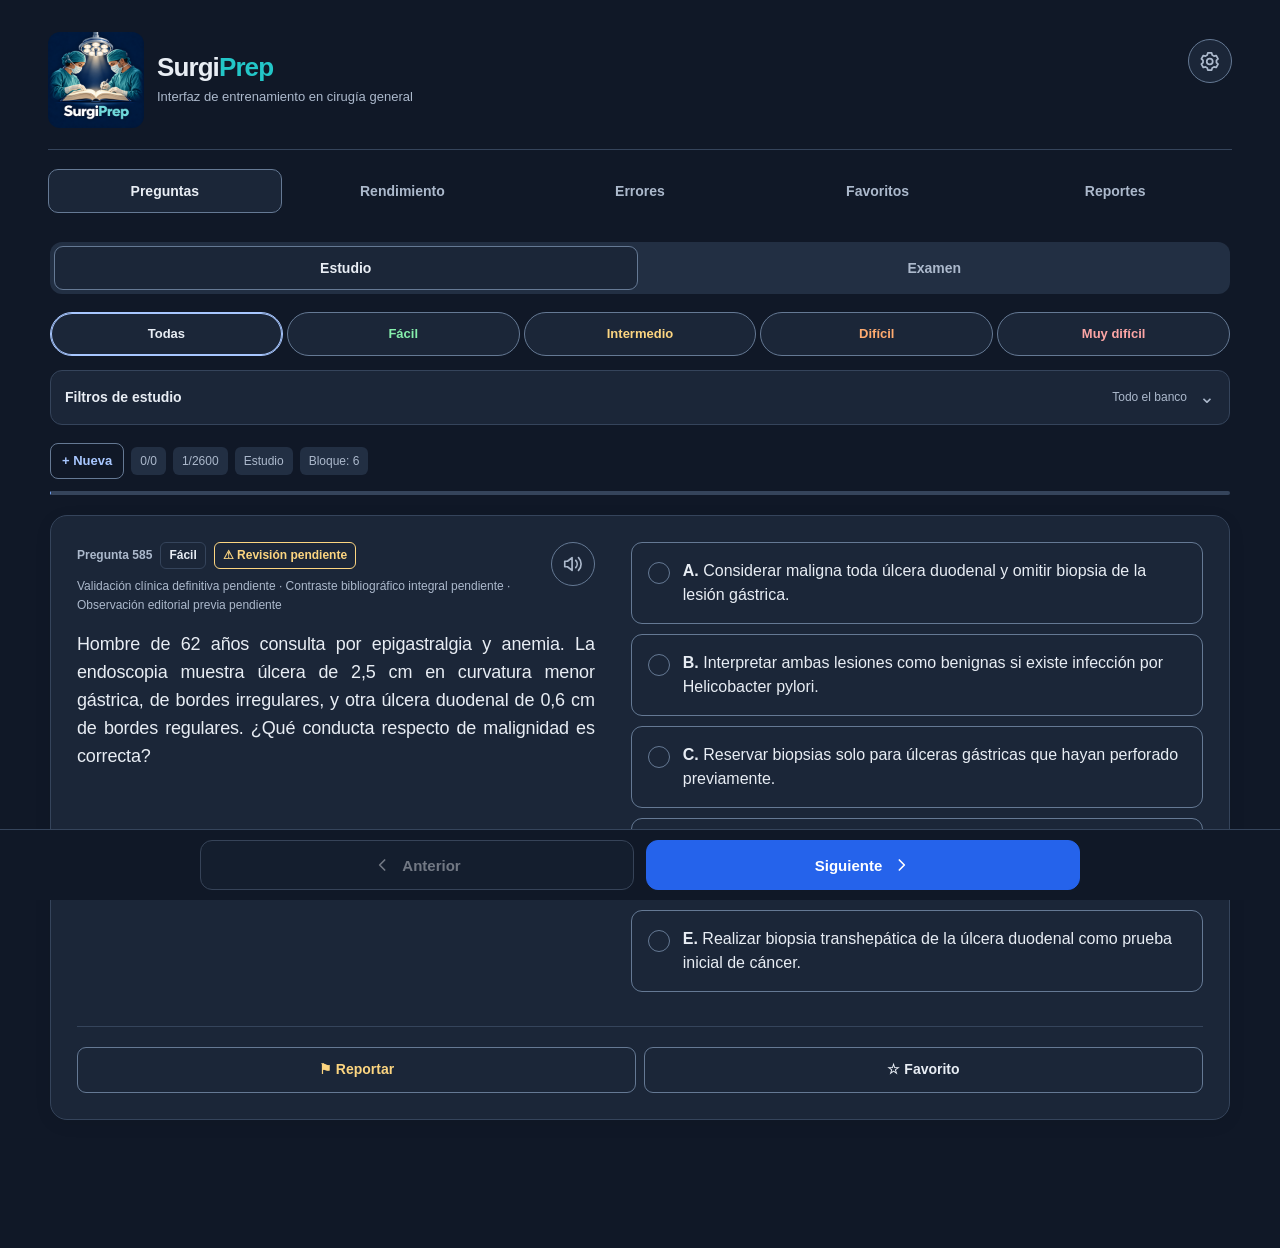
<file: index.html>
<!doctype html><html lang="es" data-theme="dark"><head>
<meta charset="utf-8"><meta name="viewport" content="width=device-width,initial-scale=1,viewport-fit=cover"><meta name="theme-color" content="#101827"><meta name="apple-mobile-web-app-capable" content="yes"><meta name="apple-mobile-web-app-status-bar-style" content="black-translucent"><meta name="apple-mobile-web-app-title" content="SurgiPrep"><link rel="manifest" href="manifest.json"><link rel="apple-touch-icon" href="icons/apple-touch-icon-180.png"><title>SurgiPrep</title><link rel="icon" href="icon-192.png" type="image/png">
<meta name="surgiprep-build" content="v7.23.22-beta-2600"><script src="appearance.js"></script><link rel="stylesheet" href="style.css"></head><body><div class="wrap">
<header><img class="logo" src="assets/brand/logo-header.png" width="96" height="96" alt="Logo de SurgiPrep: dos cirujanos con libro y lámpara, con el nombre debajo"><div class="brand-name"><h1>Surgi<span>Prep</span></h1><p class="subtitle">Interfaz de entrenamiento en cirugía general</p></div><button id="settingsButton" class="settingsButton" type="button" aria-label="Abrir ajustes" aria-haspopup="dialog" aria-expanded="false" aria-controls="settingsPopover" title="Ajustes"><svg viewBox="0 0 24 24" width="23" height="23" fill="none" stroke="currentColor" stroke-width="1.8" stroke-linecap="round" stroke-linejoin="round" aria-hidden="true"><path d="m9.2 3-.6 2.3-1.8 1.1-2.3-.6-2 3.4 1.7 1.7v2.2l-1.7 1.7 2 3.4 2.3-.6 1.8 1.1.6 2.3h4l.6-2.3 1.8-1.1 2.3.6 2-3.4-1.7-1.7v-2.2l1.7-1.7-2-3.4-2.3.6-1.8-1.1-.6-2.3z"/><circle cx="11.2" cy="12" r="3.1"/></svg></button></header>
<div class="tabs"><button class="on" data-panel="quiz">Preguntas</button><button data-panel="dashboard">Rendimiento</button><button data-panel="errors">Errores</button><button data-panel="favorites">Favoritos</button><button data-panel="reports">Reportes</button></div>
<section id="quiz" class="panel on"><div id="sessionNotice" class="sessionNotice hidden" role="status"><span id="sessionNoticeText"></span><button id="dismissSession" type="button" aria-label="Ocultar aviso de sesión">Ocultar</button></div><div class="modes"><button class="on" id="studyMode">Estudio</button><button id="examMode">Examen</button></div>
<div class="diffCards" id="diffCards">
  <button type="button" aria-pressed="true" class="diffCard all on" data-d="ALL" title="Todas las dificultades."><b>Todas</b><span>Todas las dificultades.</span></button>
  <button type="button" aria-pressed="false" class="diffCard easy" data-d="Fácil" title="Conceptos directos y reconocimiento básico."><b>Fácil</b><span>Conceptos directos y reconocimiento básico.</span></button>
  <button type="button" aria-pressed="false" class="diffCard inter" data-d="Intermedio" title="Casos clínicos con análisis y distractores plausibles."><b>Intermedio</b><span>Casos clínicos con análisis y distractores plausibles.</span></button>
  <button type="button" aria-pressed="false" class="diffCard hard" data-d="Difícil" title="Conducta quirúrgica, técnica y complicaciones."><b>Difícil</b><span>Conducta quirúrgica, técnica y complicaciones.</span></button>
  <button type="button" aria-pressed="false" class="diffCard very" data-d="Muy difícil" title="Decisiones sutiles y alternativas técnicamente cercanas."><b>Muy difícil</b><span>Decisiones sutiles y alternativas técnicamente cercanas.</span></button>
</div>
<details id="filterPanel" class="filterPanel"><summary><span class="filter-title">Filtros de estudio</span><span id="filterSummary" class="filterSummary">Todo el banco</span></summary><div class="toolbar filterbar"><label class="filterField" for="topicSel"><span>Tema</span><select id="topicSel"></select></label><label class="filterField" for="subSel"><span>Subtema</span><select id="subSel"><option value="ALL">Todos los subtemas</option></select></label><label class="filterField" for="blockSel"><span>Bloque</span><select id="blockSel"><option value="ALL">Todos los bloques</option></select></label><label class="filterField" for="reviewSel"><span>Revisión</span><select id="reviewSel" aria-label="Estado de revisión" title="La ausencia de marcas no equivale a validación clínica"><option value="ALL">Todos los estados</option></select></label><label class="filterField" for="typeSel"><span>Tipo</span><select id="typeSel"><option value="ALL">Todos los tipos</option><option value="Caso clínico">Caso clínico</option><option value="Teoría">Teoría</option><option value="Técnica">Técnica</option><option value="Imagenología">Imagenología</option></select></label><label class="filterField" for="studySel"><span>Orden de estudio</span><select id="studySel"><option value="new">Objetivos menos vistos</option><option value="random" selected>Aleatorio</option><option value="adaptive">Repaso adaptativo</option><option value="weak">Temas débiles</option><option value="failed">Falladas</option><option value="due">Repetición espaciada</option><option value="cases">Casos encadenados</option></select></label></div></details>
<div id="examProfile" class="examProfile hidden"><button id="customExam" class="on">Examen configurable</button><button id="realExam">Simulación real</button></div>
<div id="examConfig" class="toolbar hidden"><label class="filterField" for="examCount"><span title="Cantidad de preguntas">Preguntas</span><select id="examCount" aria-label="Cantidad de preguntas"><option>20</option><option selected>50</option><option>100</option></select></label><label class="filterField" for="examDifficulty"><span>Dificultad</span><select id="examDifficulty" aria-label="Dificultad del examen"><option value="Mixto" selected>Mixto</option><option>Fácil</option><option>Intermedio</option><option>Difícil</option><option>Muy difícil</option></select></label><label class="filterField" for="examTime"><span>Duración</span><select id="examTime" aria-label="Duración del examen"><option value="0">Sin límite</option><option value="30">30 min</option><option value="60" selected>60 min</option><option value="120">120 min</option></select></label><label class="filterField" for="examCut"><span title="Umbral de aprobación">Umbral</span><select id="examCut" aria-label="Umbral de aprobación"><option value="65">65%</option><option value="70">70%</option><option value="75">75%</option></select></label><div id="simNote" class="simNote hidden"><b>Simulación real:</b> 100 preguntas mixtas, 120 minutos, corte 65%. Selección transversal de todo el banco.</div></div>
<div class="stats"><button id="newSession" class="newCompact">+ Nueva</button><button id="startExam" class="newCompact examStartCompact hidden" type="button" aria-label="Iniciar examen" title="Iniciar examen"><span class="sessionButtonSizer" aria-hidden="true">+ Nueva</span><span class="sessionButtonLabel" aria-hidden="true">Iniciar examen</span></button><span class="pill" id="scorePill" title="Aciertos e intentos en estudio; respuestas registradas en examen">0/0</span><span class="pill" id="posPill" title="Posición dentro de la sesión">0/0</span><span class="pill" id="timerPill">Estudio</span><span class="pill" id="blockPill" title="Bloque de la pregunta actual">Bloque: —</span></div><div class="progress"><span id="progressBar" style="width:0"></span></div><div id="resultBox"></div>
<div class="card" id="qcard"><div class="questionPane"><div class="questionHead"><div class="meta" id="meta"></div><div id="audioControls" class="audioControls"><button id="audioToggle" class="audioToggle" type="button" aria-expanded="false" aria-controls="audioMenu" aria-label="Controles de audio" aria-describedby="audioHelp" title="Controles de audio"><svg viewBox="0 0 24 24" width="22" height="22" fill="none" stroke="currentColor" stroke-width="1.8" stroke-linecap="round" stroke-linejoin="round" aria-hidden="true"><path d="M11 5 6 9H3v6h3l5 4V5Z"/><path d="M15 8a6 6 0 0 1 0 8M18 5a10 10 0 0 1 0 14"/></svg></button><div id="audioMenu" class="audioMenu hidden" role="group" aria-label="Controles de lectura"><button id="audioPlay" type="button" aria-label="Reproducir"><span id="audioPlayIcon" aria-hidden="true"><svg viewBox="0 0 24 24" width="22" height="22" aria-hidden="true"><path d="M8 5v14l11-7Z" fill="currentColor"/></svg></span><span id="audioPlayLabel" class="sr-only">Reproducir</span></button><button id="audioStop" type="button" aria-label="Parar" title="Parar"><span aria-hidden="true"><svg viewBox="0 0 24 24" width="22" height="22" aria-hidden="true"><rect x="5" y="5" width="14" height="14" rx="1" fill="currentColor"/></svg></span><span class="sr-only">Parar</span></button><button id="audioRepeat" type="button" aria-label="Repetir" title="Repetir"><span aria-hidden="true"><svg viewBox="0 0 24 24" width="22" height="22" fill="none" stroke="currentColor" stroke-width="1.8" stroke-linecap="round" stroke-linejoin="round" aria-hidden="true"><path d="M20 10a8 8 0 1 0-1.5 7M20 4v6h-6"/></svg></span><span class="sr-only">Repetir</span></button></div></div></div><span id="audioHelp" class="sr-only">Lee la pregunta y alternativas y, dos segundos después, activa el micrófono para responder. En estudio lee después la explicación; en examen solo anuncia correcto o incorrecto. La bocina abre los controles: Reproducir, Pausar o Continuar, Parar y Repetir. Parar desactiva el audio automático. Con audio activo, toca el enunciado para oírlo, una alternativa para oír las cinco, o la explicación para oírla por separado. Para seleccionar una respuesta tocándola, pulsa antes Parar.</span><p id="voiceStatus" class="audioStatus hidden" role="status" aria-live="polite"></p><button id="voiceRetry" class="audioRetry hidden" type="button">Reintentar micrófono</button><div class="question" id="question"></div><div id="labs"></div><div id="visual"></div></div><div class="answerPane"><div id="options"></div></div><div class="feedback" id="feedback" role="status" aria-live="polite"></div><div class="controls"><button class="secondary hidden" id="flag">⚑ Revisar</button><button class="warn" id="report">⚑ Reportar</button><button class="secondary hidden" id="whyFailed">¿Por qué fallé?</button><button class="secondary" id="fav">☆ Favorito</button><button class="green hidden" id="finish">Finalizar</button></div><div id="nav" class="gridnav hidden" role="group" aria-label="Navegación del examen"></div></div><nav class="questionNav" aria-label="Navegación entre preguntas"><div class="questionNavInner"><button class="secondary" type="button" id="prev"><svg viewBox="0 0 24 24" width="20" height="20" fill="none" stroke="currentColor" stroke-width="2" stroke-linecap="round" stroke-linejoin="round" aria-hidden="true"><path d="m14 6-6 6 6 6"/></svg><span>Anterior</span></button><button type="button" id="next"><span>Siguiente</span><svg viewBox="0 0 24 24" width="20" height="20" fill="none" stroke="currentColor" stroke-width="2" stroke-linecap="round" stroke-linejoin="round" aria-hidden="true"><path d="m10 6 6 6-6 6"/></svg></button></div></nav></section>
<section id="dashboard" class="panel"><div class="dashboard"><div class="metric"><div class="big" id="global">0%</div><div class="small">Rendimiento global</div></div><div class="metric"><div class="big" id="attempts">0</div><div class="small">Intentos</div></div><div class="metric"><div class="big" id="dominated">0</div><div class="small">Temas dominados</div></div><div class="metric"><div class="big" id="weakN">0</div><div class="small">Temas débiles</div></div></div><div class="actions"><button id="goWeak">Estudiar débiles</button><button id="goDue">Repetición espaciada</button><button id="backup">Exportar respaldo</button><label for="restore">Importar respaldo<input id="restore" type="file" accept=".json" class="hidden"></label></div><h3>Rendimiento por tema y dificultad</h3><div id="topicStats"></div><h3>Rendimiento por tipo de pregunta</h3><div id="typeStats"></div><h3>Dificultad empírica</h3><div id="empiricalStats"></div></section>
<section id="errors" class="panel"><h3>Cuaderno de errores</h3><div id="errorSummary" class="errorSummary"></div><div id="errorList"></div></section><section id="favorites" class="panel"><h3>Favoritos</h3><div id="favList"></div></section><section id="reports" class="panel"><div class="actions"><button id="exportReports">Exportar reportes</button><button id="clearReports">Borrar reportes</button></div><div id="reportList"></div></section></div>
<div class="modal" id="reportModal"><div class="modalbox"><h3 id="reportTitle">Reportar</h3><select id="reportReason"><option>Enunciado ambiguo</option><option>Falta información</option><option>Respuesta discutible</option><option>Distractores débiles</option><option>Demasiado fácil</option><option>Dificultad mal clasificada</option><option>Explicación insuficiente</option><option>Imagen poco útil</option><option>Información desactualizada</option><option>Error técnico o anatómico</option><option>Fuente no respalda la respuesta</option><option>Otro</option></select><textarea id="reportText" placeholder="Describe el problema..."></textarea><div class="modalactions"><button id="cancelReport" style="background:#334155">Cancelar</button><button id="saveReport" style="background:#92400e">Guardar</button></div></div></div>
<div class="modal" id="errorModal"><div class="modalbox"><h3>¿Por qué fallé?</h3><select id="errorReason"><option>No sabía el concepto</option><option>Confundí dos alternativas</option><option>Interpreté mal el caso</option><option>Olvidé un criterio o umbral</option><option>Error anatómico</option><option>Error de técnica</option><option>Error de conducta</option><option>Error de imagen</option><option>Respondí demasiado rápido</option><option>Otro</option></select><textarea id="errorText" placeholder="Nota opcional para tu repaso..."></textarea><div class="modalactions"><button id="cancelError" style="background:#334155">Cancelar</button><button id="saveError" style="background:#166534">Guardar</button></div></div></div>
<div class="imageModal" id="imageModal"><button class="imageClose" id="imageClose">Cerrar</button><img id="imageZoom" alt="Imagen ampliada"><div class="imageZoomControls"><button id="zoomOut">−</button><button id="zoomReset">1×</button><button id="zoomIn">+</button></div></div>
<div id="settingsOverlay" class="settingsOverlay hidden">
<section id="settingsPopover" class="settingsPopover" role="dialog" aria-modal="true" aria-labelledby="settingsTitle" tabindex="-1">
 <div class="settingsHeader"><h2 id="settingsTitle">Ajustes</h2><button id="settingsClose" type="button" class="settingsClose" aria-label="Cerrar ajustes">×</button></div>
 <div id="settingsMain">
  <section class="settingsSection"><h3>Apariencia</h3><label class="settingsField" for="themeSelect"><span>Tema</span><select id="themeSelect"><option value="dark">Oscuro</option><option value="light">Claro</option><option value="system">Sistema</option></select></label><label class="settingsField" for="settingsTextSize"><span>Tamaño de letra del contenido</span><select id="settingsTextSize"><option value="small">Pequeño</option><option value="medium" selected>Mediano</option><option value="large">Grande</option></select></label><p class="settingsHelp">Se aplica a preguntas, alternativas y explicaciones.</p></section>
  <section class="settingsSection"><h3>Lectura en voz alta</h3><label class="settingsField" for="settingsVoice"><span>Voz de lectura</span><select id="settingsVoice"><option value="auto">Automática</option></select></label><p id="settingsVoiceHint" class="settingsHelp">Las voces disponibles dependen de tu dispositivo y navegador.</p><label class="settingsField" for="settingsRate"><span>Velocidad <output id="settingsRateValue" for="settingsRate">1,00×</output></span><input id="settingsRate" type="range" min="0.7" max="1.3" step="0.05" value="1"></label><div class="settingsRateEnds"><span>Más pausada</span><span>Más rápida</span></div><button id="settingsVoiceTest" type="button" class="settingsAction" aria-pressed="false">Probar voz</button><p id="settingsVoiceStatus" class="settingsHelp" role="status" aria-live="polite"></p></section>
  <section class="settingsSection"><h3>Ayuda</h3><button id="settingsTutorialOpen" type="button" class="settingsAction">Cómo usar SurgiPrep <span aria-hidden="true">→</span></button></section>
  <section class="settingsSection settingsInfo"><h3>Información del programa</h3><p><strong>SurgiPrep</strong><br>Entrenamiento en cirugía general.</p><dl><div><dt>Versión</dt><dd id="settingsVersion">7.23.22 Beta</dd></div><div><dt>Banco</dt><dd>2.600 preguntas · 26 bloques</dd></div></dl><label class="settingsField" for="settingsCreator"><span>Creador</span><input id="settingsCreator" type="text" maxlength="100" placeholder="Nombre del creador" autocomplete="off"></label><p class="settingsHelp">El nombre y tus preferencias se guardan en este dispositivo y se incluyen en el respaldo.</p><p class="settingsClinical">Validación clínica definitiva pendiente.</p></section>
 </div>
 <div id="settingsTutorial" class="settingsTutorial hidden">
  <button id="settingsTutorialBack" type="button" class="settingsBack">← Volver a ajustes</button><h3 id="tutorialTitle" tabindex="-1">Cómo usar SurgiPrep</h3>
  <ol class="tutorialSteps">
   <li><h4>Elige cómo practicar</h4><p>En <strong>Estudio</strong> recibes la corrección y explicación al responder. En <strong>Examen</strong> configuras una prueba o eliges el simulacro.</p><p>Al responder en Estudio, la pantalla se desplaza hasta el resultado y la explicación. Los botones Anterior y Siguiente permanecen fijos en la parte inferior; al usarlos vuelves al inicio de la pregunta. También puedes deslizar horizontalmente sobre el texto o el espacio libre de la tarjeta: de derecha a izquierda para Siguiente y de izquierda a derecha para Anterior. El desplazamiento vertical se mantiene; el gesto no se activa sobre alternativas, controles ni imágenes. Debajo de la explicación, toca <strong>Análisis de alternativas</strong> para desplegar o plegar los fundamentos de A a E. La explicación principal permanece visible.</p></li>
   <li><h4>Selecciona el contenido</h4><p>Usa las dificultades y abre <strong>Filtros de estudio</strong> para elegir tema, subtema, bloque, tipo y estado de revisión. «Todas» permite combinar dificultades.</p></li>
   <li><h4>Responde y avanza</h4><p>Toca una de las cinco alternativas y utiliza <strong>Siguiente</strong>. En estudio puedes consultar la explicación, el análisis de alternativas y las referencias después de responder.</p></li>
   <li><h4>Practica por voz</h4><p>Toca la <strong>bocina</strong> y luego <strong>Reproducir</strong>: lee pregunta y alternativas, espera dos segundos y abre el micrófono. Di «alternativa A», B, C, D o E. En estudio anuncia el resultado y lee solo la explicación; en examen anuncia el resultado y se detiene.</p><p>El botón cambia a <strong>Pausar</strong> durante la lectura y a <strong>Continuar</strong> al pausarla. Continúa desde el punto donde quedó. <strong>Repetir</strong> reinicia pregunta y alternativas; <strong>Parar</strong> cancela lectura y micrófono y desactiva la lectura automática. La bocina solo abre o cierra los controles. Mientras el modo audio siga activo, incluso pausado, al avanzar empieza la nueva pregunta. Con el audio activo, toca el <strong>enunciado</strong> para leerlo solo; toca una <strong>alternativa</strong> para leer las cinco y activar el micrófono dos segundos después; toca el texto de <strong>Explicación</strong> para escucharla sola. Tocar una sección interrumpe la lectura anterior. Una pregunta de estudio ya respondida no abre el micrófono ni registra otro intento. Para contestar tocando una alternativa, pulsa antes <strong>Parar</strong>. Autoriza el micrófono cuando el navegador lo solicite; si se interrumpe, usa <strong>Reintentar micrófono</strong> o responde tocando una alternativa.</p></li>
   <li><h4>Haz un simulacro</h4><p>El simulacro utiliza <strong>100 preguntas, 120 minutos y un corte del 65 %</strong>. Puedes marcar preguntas para revisar y cambiar respuestas antes de finalizar. Con el audio apagado, la corrección aparece al finalizar el examen.</p></li>
   <li><h4>Guarda lo que quieras repasar</h4><p>Usa <strong>Favorito</strong> para conservar una pregunta y <strong>Reportar</strong> para anotar un problema. Tras un error, «¿Por qué fallé?» permite registrar el motivo. Los paneles de errores y rendimiento muestran tu progreso.</p></li>
   <li><h4>Retoma o empieza otra sesión</h4><p>La aplicación recupera la sesión guardada en este dispositivo. Cada bloque tiene 100 preguntas con numeración consecutiva: bloque 1, 1–100; bloque 2, 101–200; hasta el bloque 26, 2501–2600. La posición de una sesión aleatoria es independiente de ese número. <strong>+ Nueva</strong> inicia una nueva sesión de Estudio. En Examen, esa posición muestra el botón azul <strong>Iniciar examen</strong>, que comienza el examen con los ajustes elegidos. Los cuatro selectores se muestran en una sola fila; los nuevos estudios y exámenes comienzan en orden aleatorio. En los filtros de estudio también puedes elegir repaso de errores, repetición espaciada o práctica adaptativa.</p></li>
   <li><h4>Imágenes y respaldo</h4><p>Toca las imágenes para ampliarlas. En <strong>Rendimiento</strong> puedes exportar un respaldo e importarlo en otro dispositivo. Guarda ese archivo para conservar tus registros.</p></li>
   <li><h4>Personaliza la lectura</h4><p>En Apariencia puedes elegir letra pequeña, mediana o grande para preguntas, alternativas y explicaciones. El tamaño se guarda en este dispositivo. También puedes elegir voz y velocidad y pulsar <strong>Probar voz</strong>. Las preferencias se aplican a la siguiente lectura. Al abrir ajustes se pausa el audio de la pregunta.</p></li>
  </ol><p class="settingsClinical">Las preguntas con revisión pendiente conservan su aviso. La ausencia de un aviso no equivale a validación clínica definitiva.</p>
 </div>
</section></div>

<script src="settings.js" defer></script><script src="app.js" defer></script></body></html>
</file>
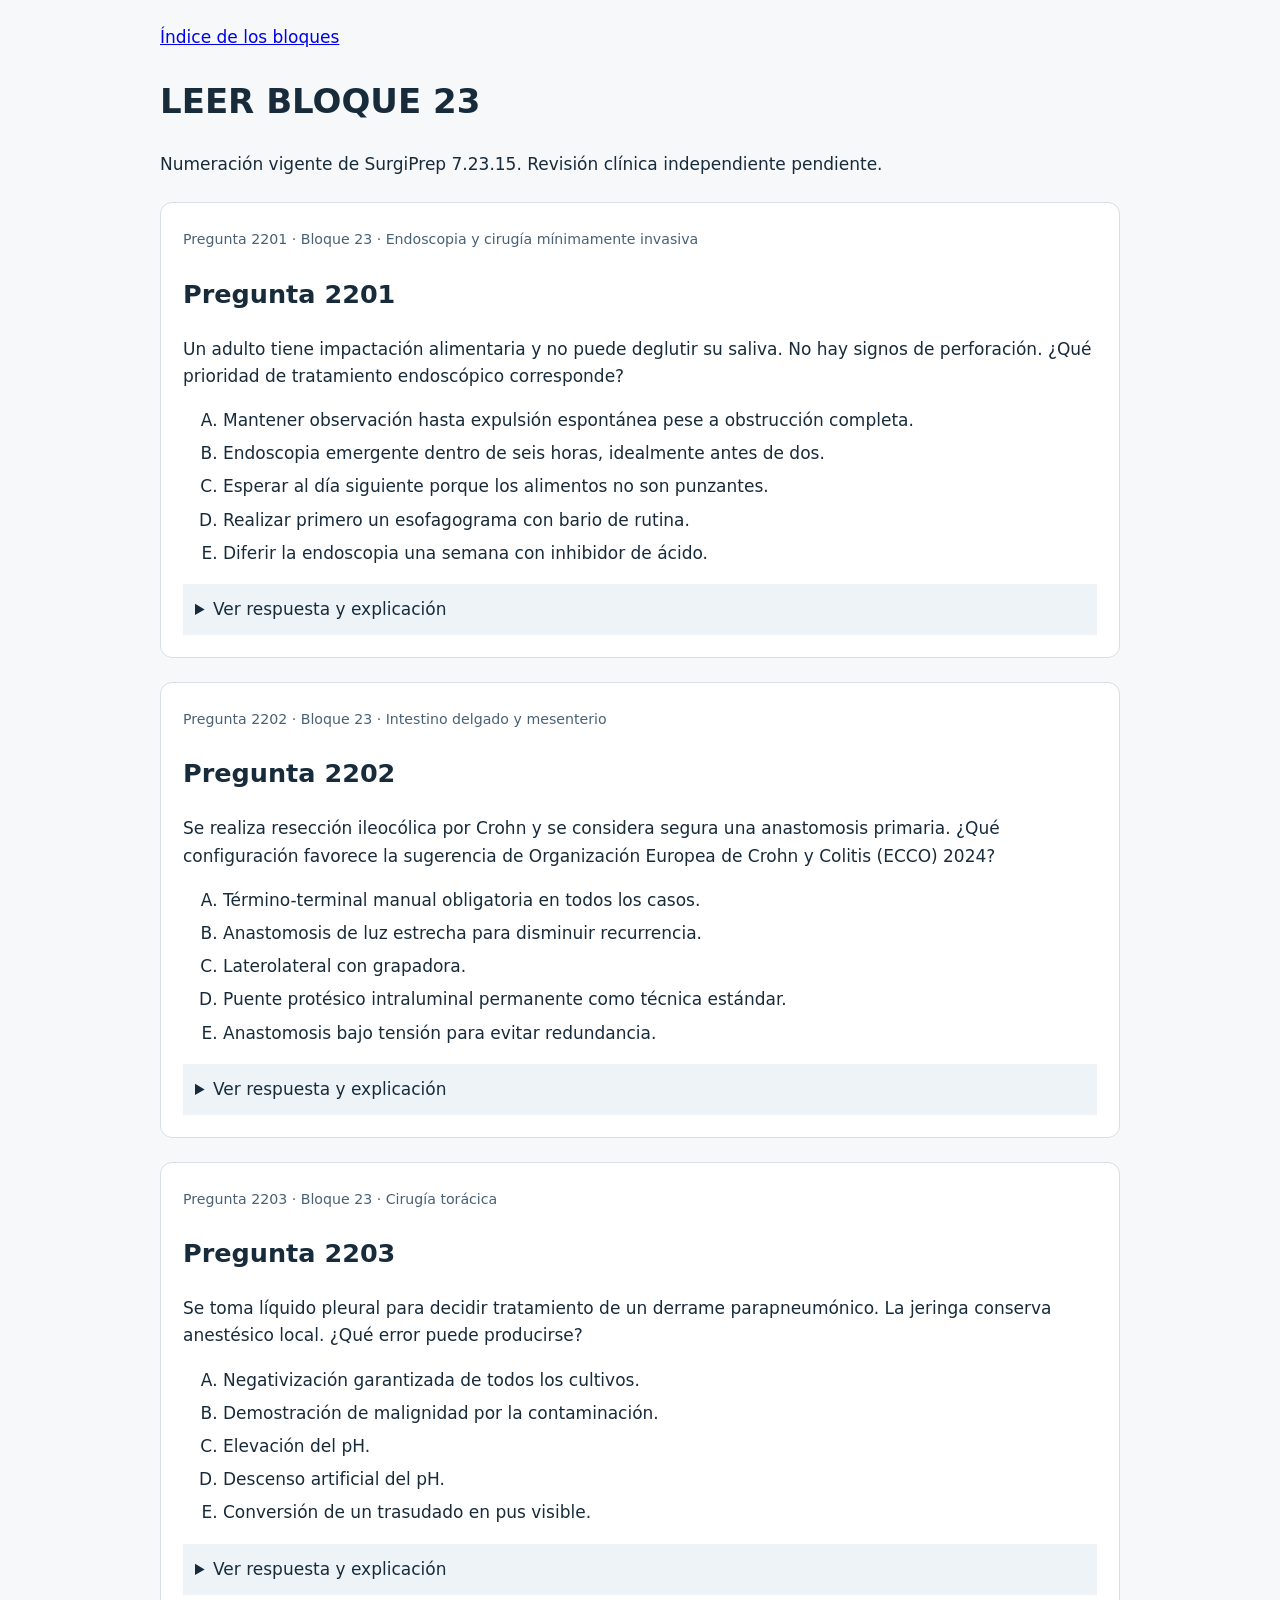
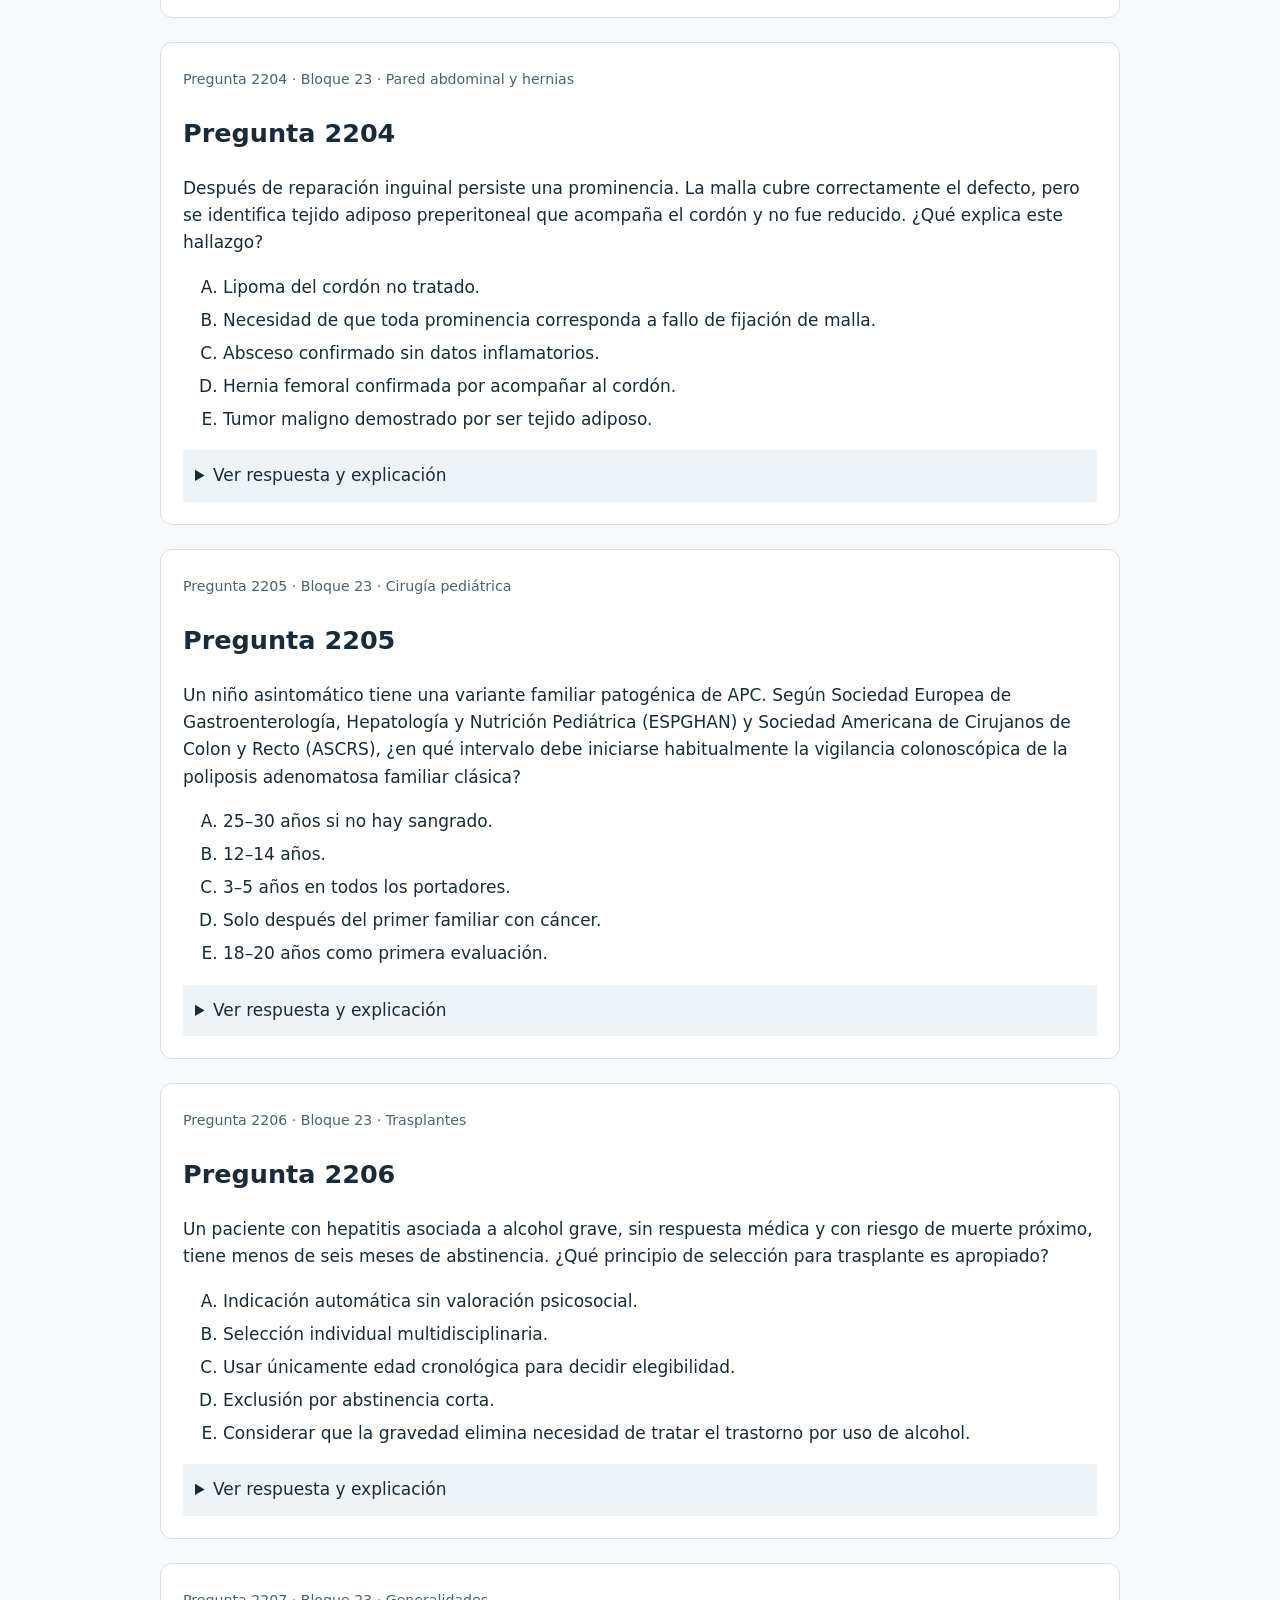
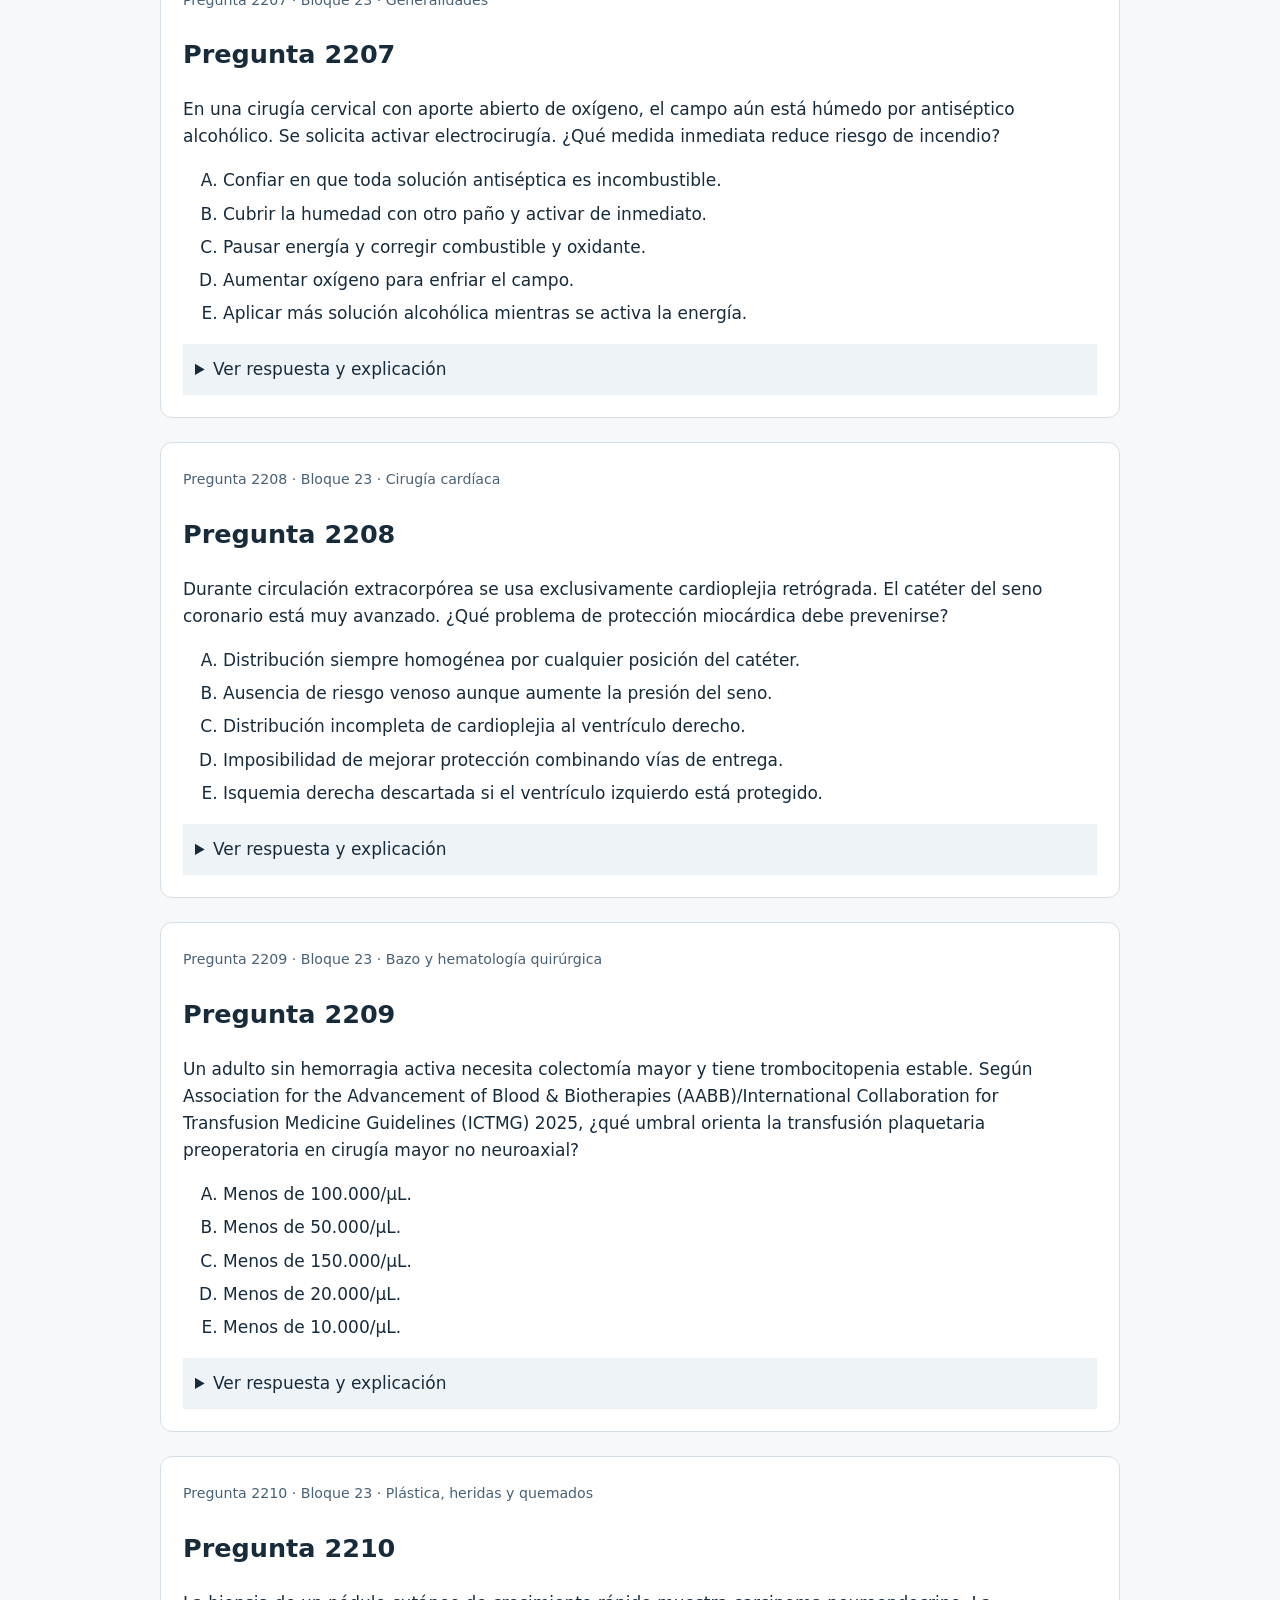
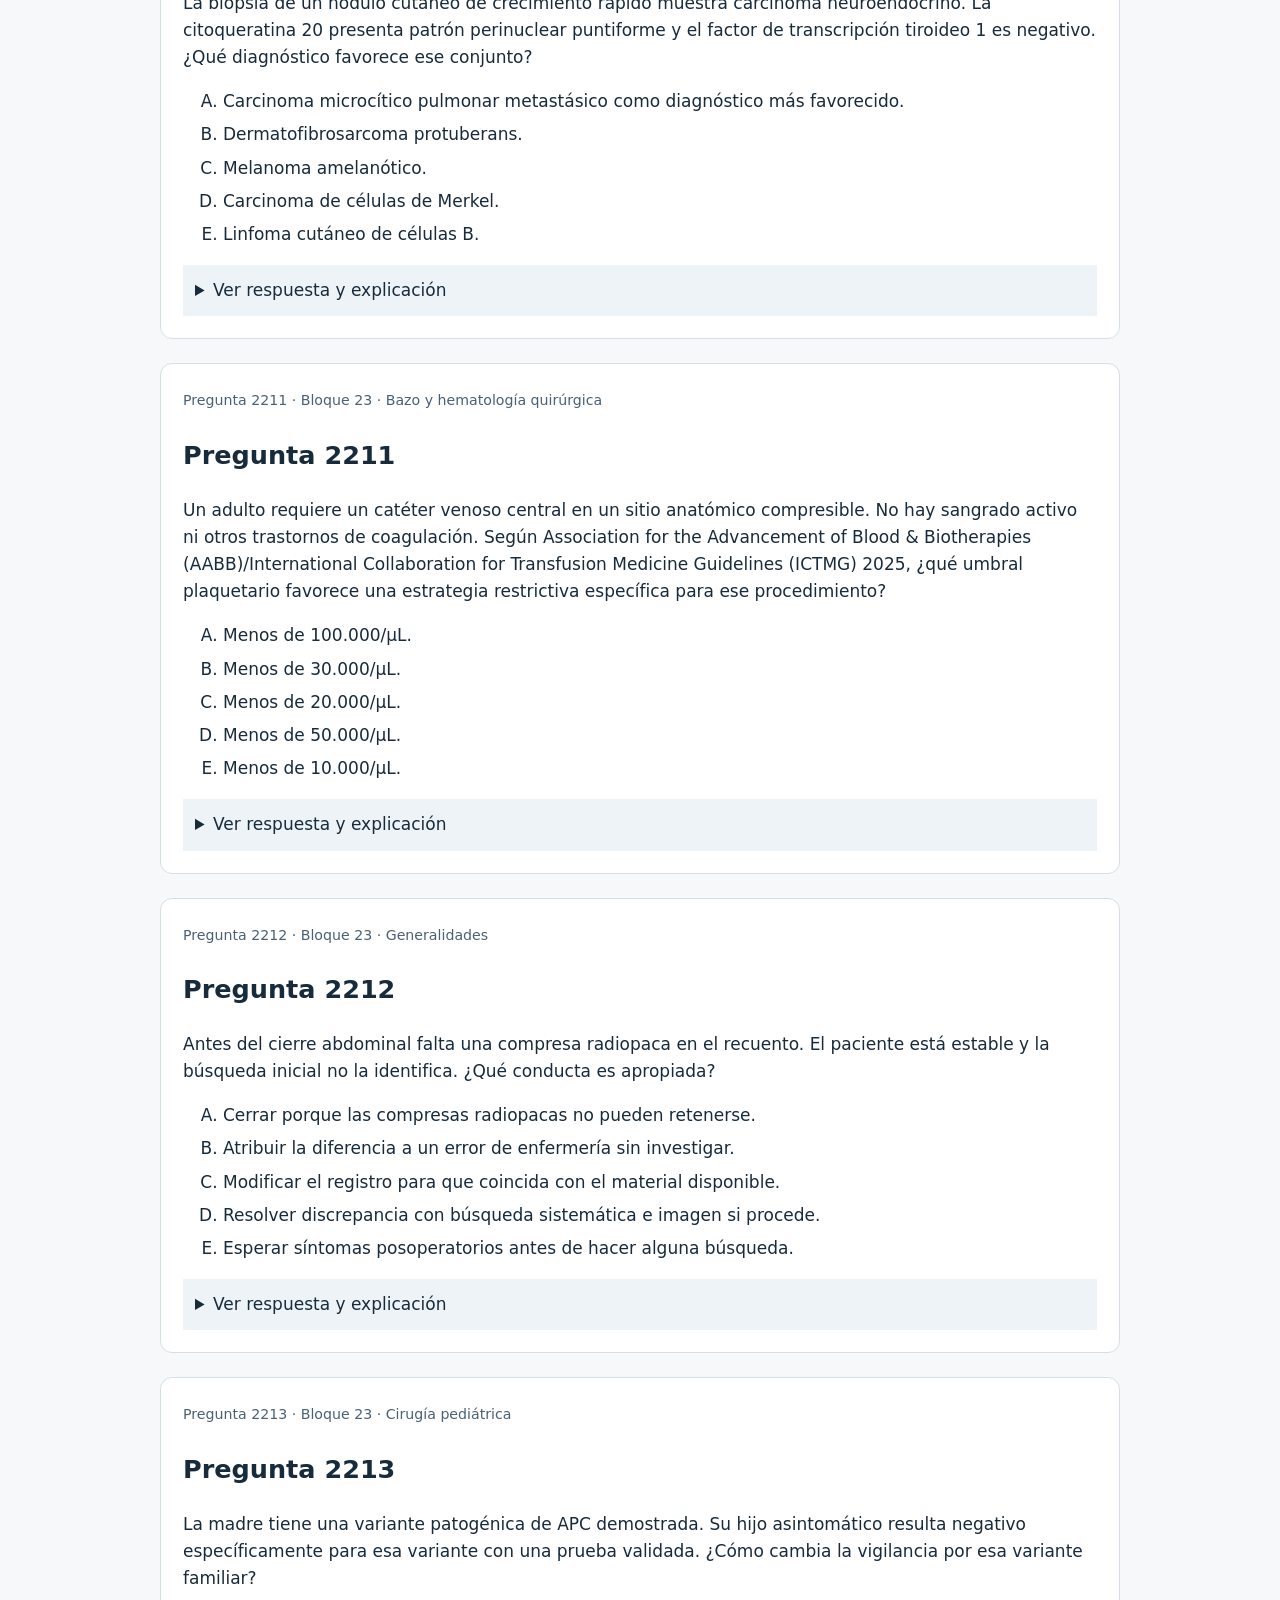
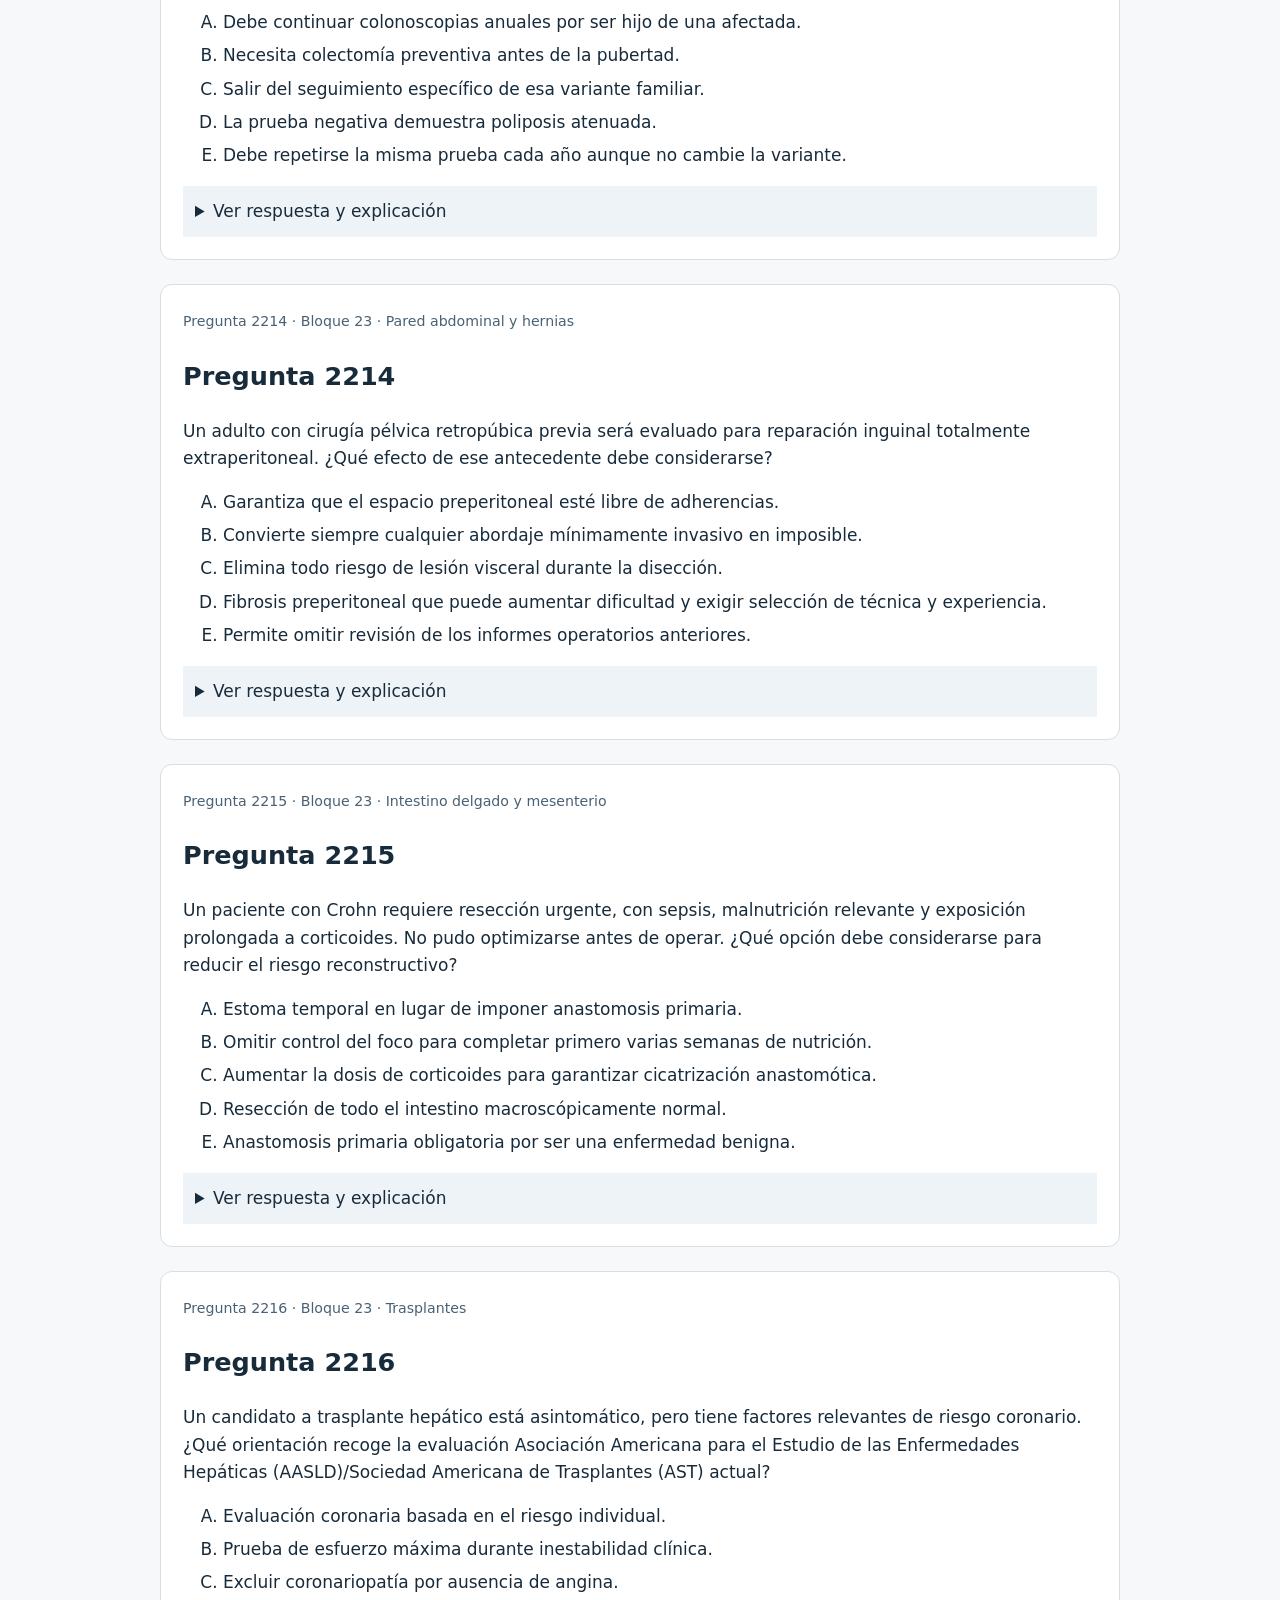
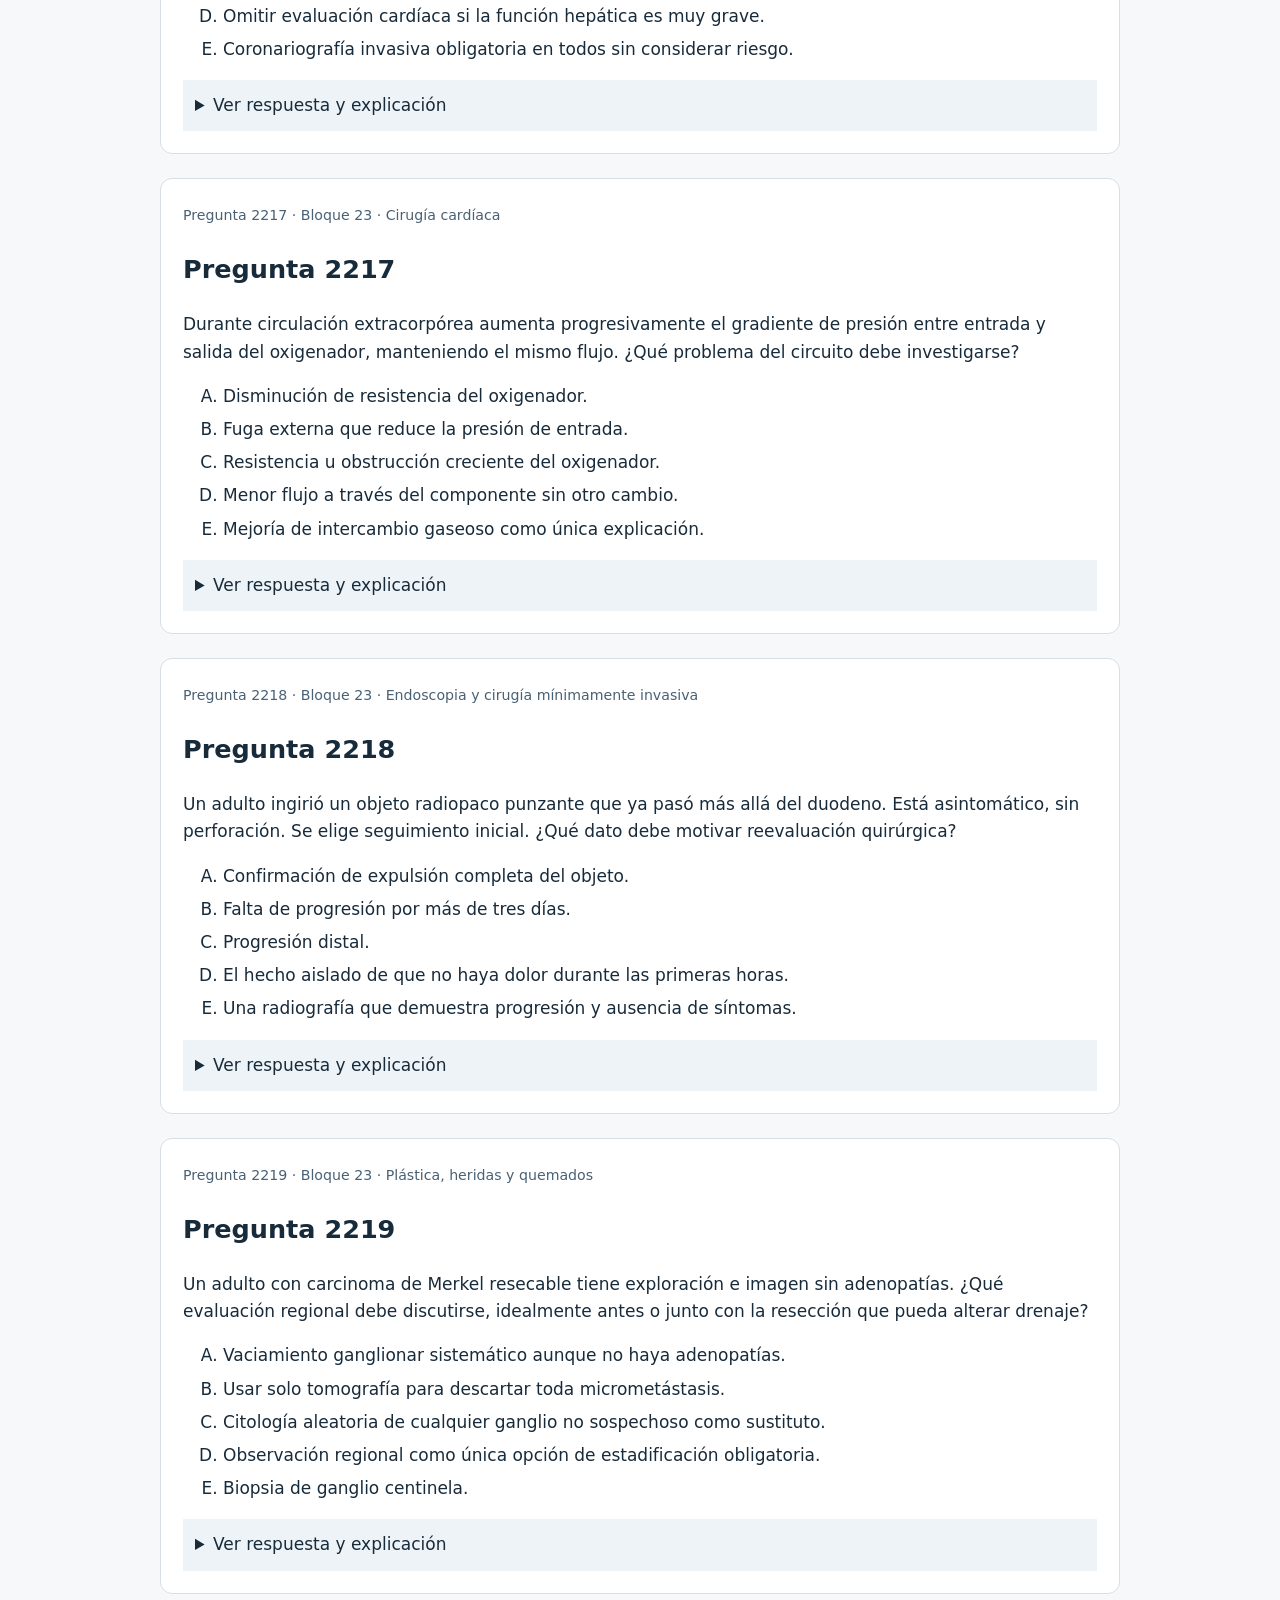
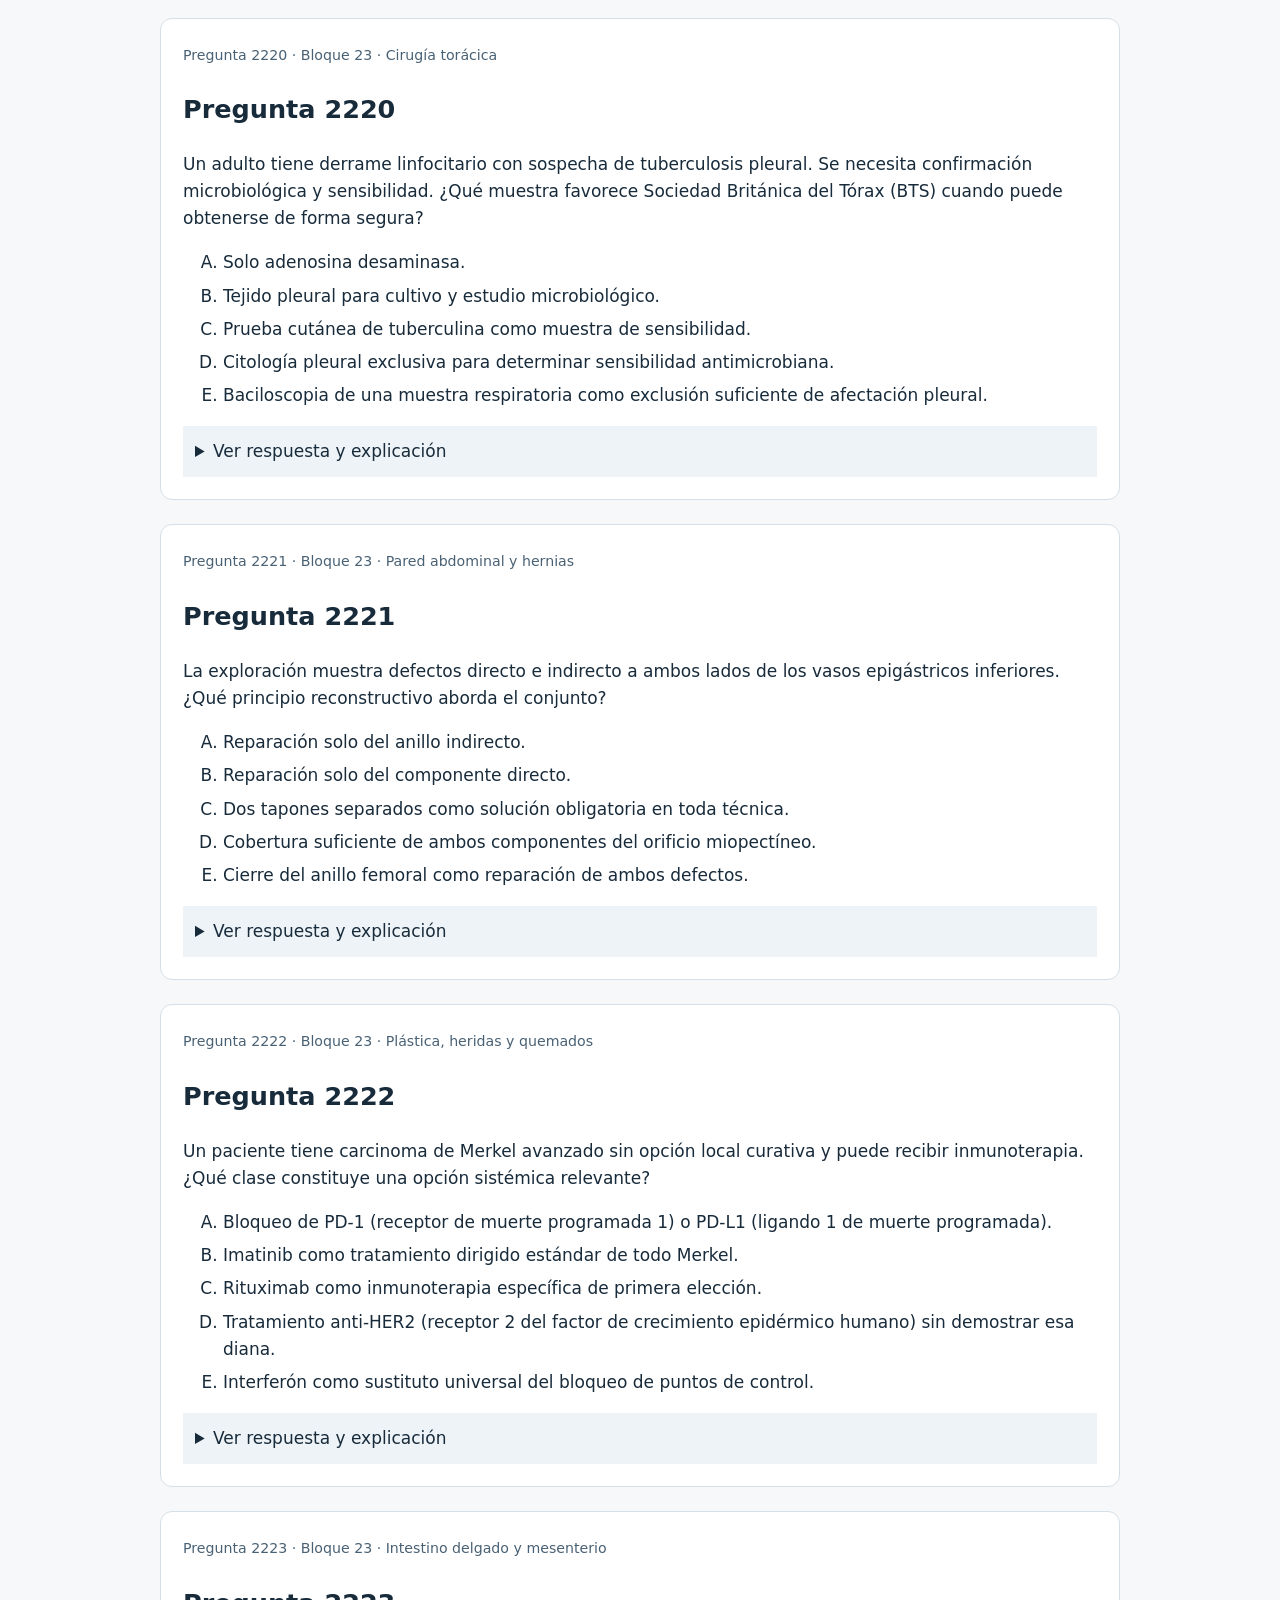
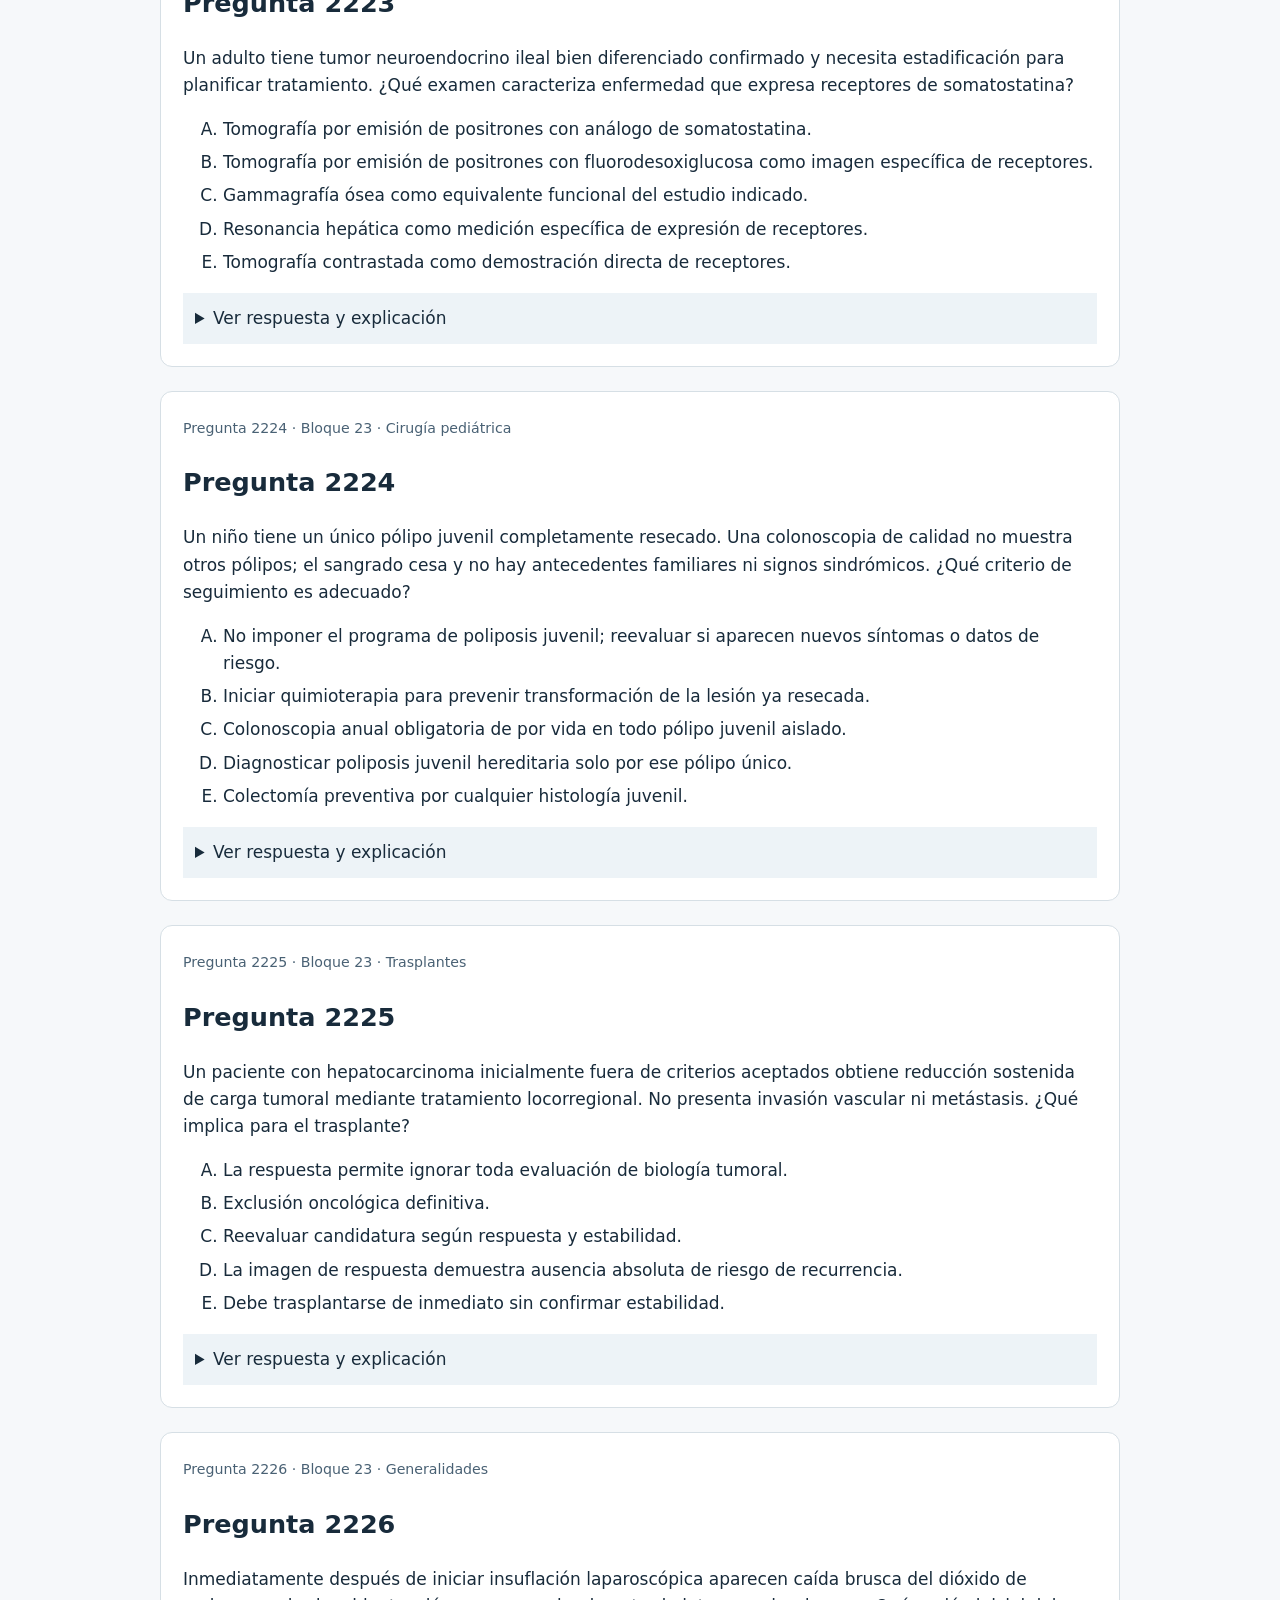
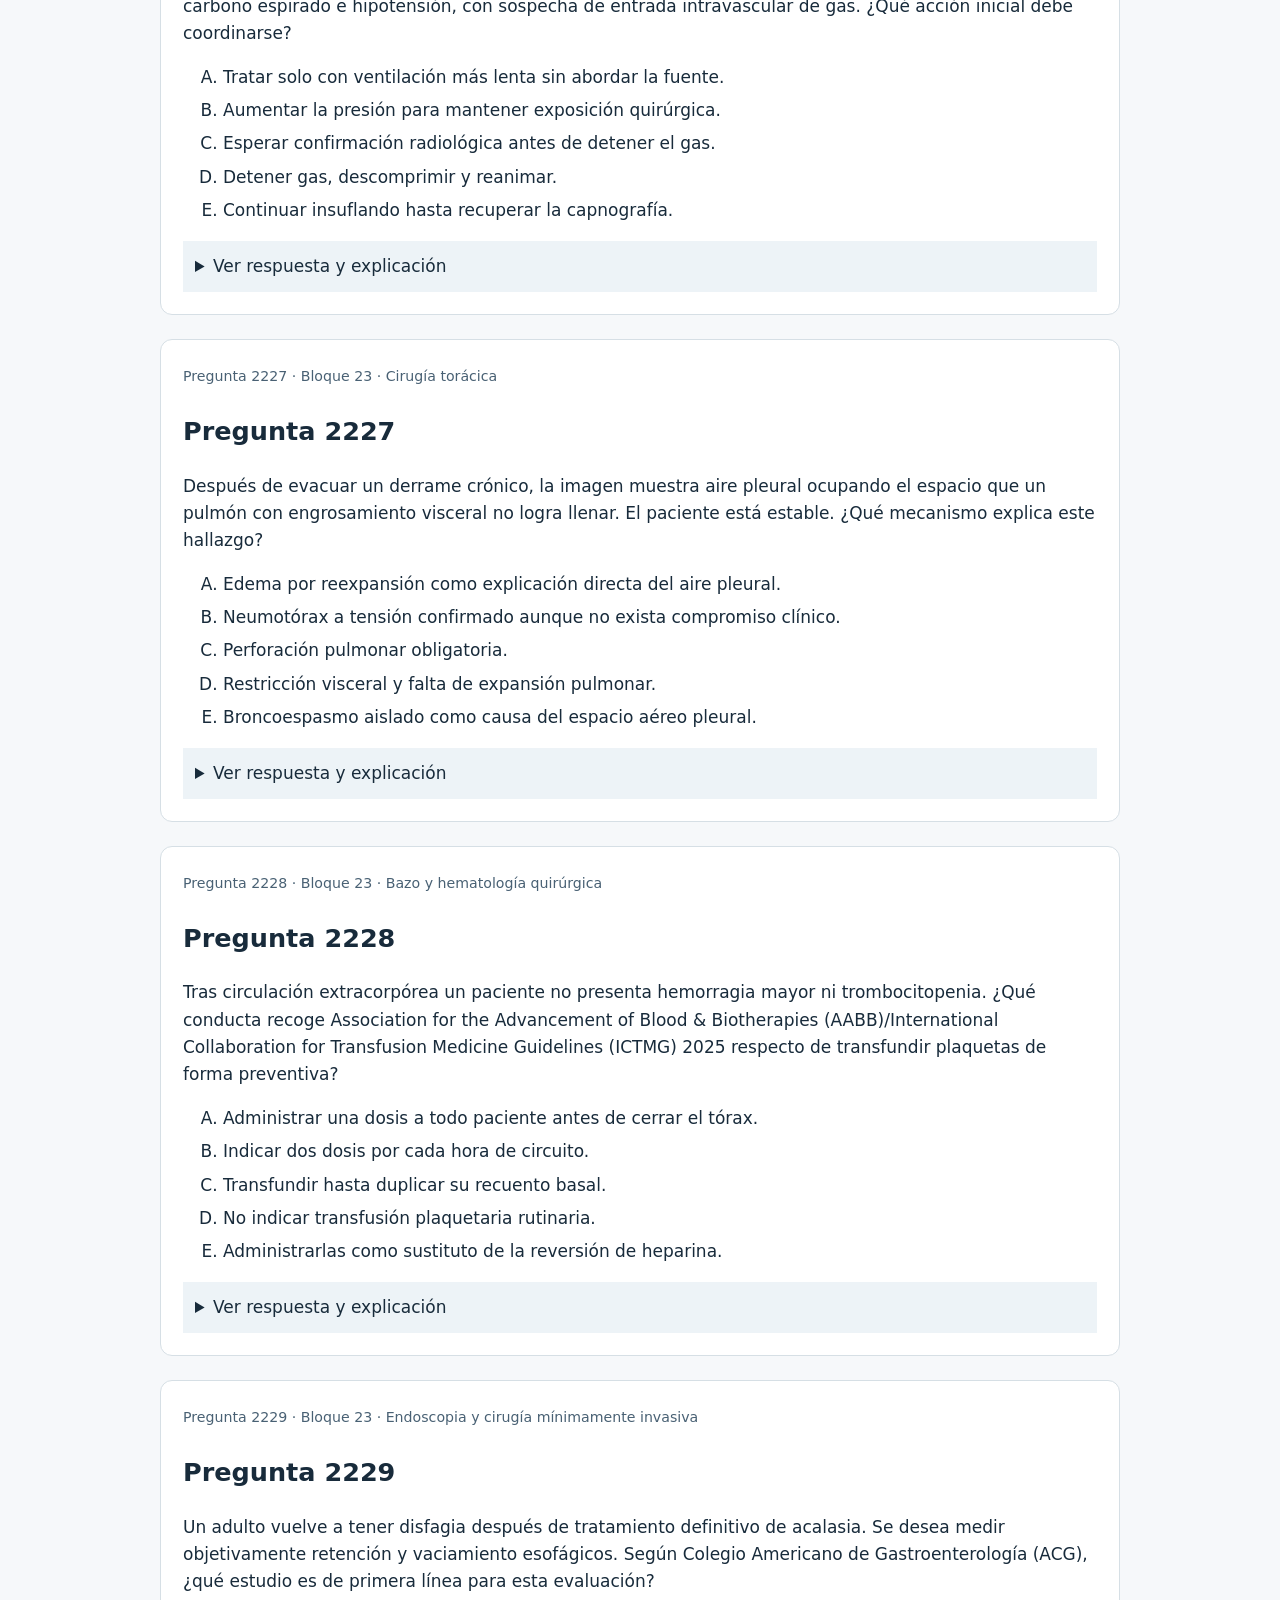
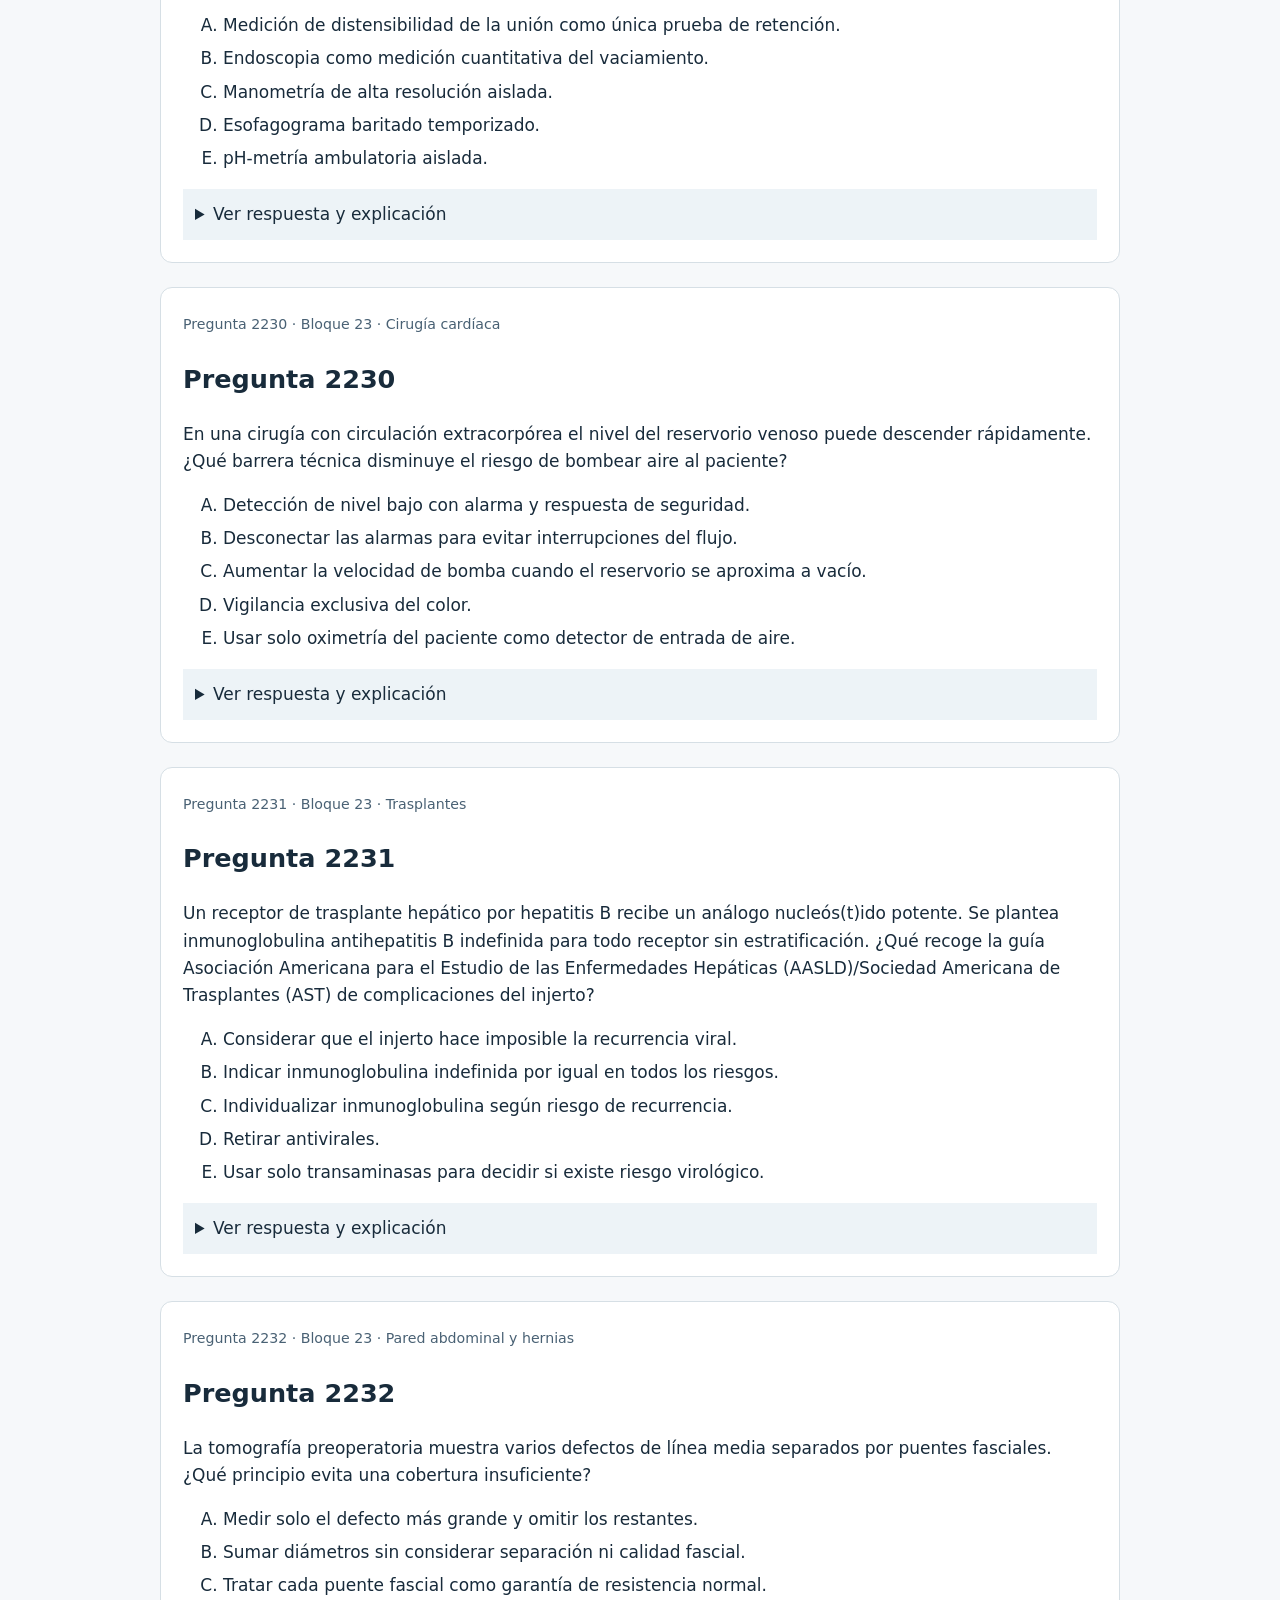
<file: LEER_BLOQUE_23.html>
<!doctype html><html lang="es"><head><meta charset="utf-8"><meta name="viewport" content="width=device-width,initial-scale=1"><title>LEER BLOQUE 23</title><style>body{max-width:960px;margin:24px auto;padding:0 18px;font:17px/1.6 system-ui;color:#182b3b;background:#f6f8fa}article{background:white;border:1px solid #d6dfe5;border-radius:12px;padding:22px;margin:24px 0}small{color:#496174}details{padding:12px;background:#edf3f7;margin-top:15px}img{display:block;max-width:100%;height:auto;margin:16px auto}a{overflow-wrap:anywhere}li{margin:6px 0}</style></head><body><a href="LECTURA_BANCO/INDICE.html">Índice de los bloques</a><h1>LEER BLOQUE 23</h1><p>Numeración vigente de SurgiPrep 7.23.15. Revisión clínica independiente pendiente.</p><article id="pregunta-2201"><small>Pregunta 2201 · Bloque 23 · Endoscopia y cirugía mínimamente invasiva</small><h2>Pregunta 2201</h2><p>Un adulto tiene impactación alimentaria y no puede deglutir su saliva. No hay signos de perforación. ¿Qué prioridad de tratamiento endoscópico corresponde?</p><ol type="A"><li>Mantener observación hasta expulsión espontánea pese a obstrucción completa.</li><li>Endoscopia emergente dentro de seis horas, idealmente antes de dos.</li><li>Esperar al día siguiente porque los alimentos no son punzantes.</li><li>Realizar primero un esofagograma con bario de rutina.</li><li>Diferir la endoscopia una semana con inhibidor de ácido.</li></ol><details><summary>Ver respuesta y explicación</summary><p><strong>Correcta: B</strong></p><p>La incapacidad para manejar secreciones identifica obstrucción completa y riesgo de aspiración.</p><details><summary>Análisis de alternativas</summary><ol type="A"><li>A: La situación no admite esa espera rutinaria.</li><li>B: La incapacidad para manejar secreciones identifica obstrucción completa y riesgo de aspiración.</li><li>C: La obstrucción completa exige mayor urgencia.</li><li>D: El contraste puede retrasar tratamiento y dificultar exploración.</li><li>E: No resuelve la obstrucción.</li></ol></details><p>Revisión pendiente: Validación clínica independiente pendiente · Dificultad editorial sin calibración empírica</p><details><summary>Referencias bibliográficas de revisión</summary><ul><li><a href="https://doi.org/10.1055/s-0042-100456" target="_blank" rel="noopener noreferrer">Removal of foreign bodies in the upper gastrointestinal tract in adults</a> · 2016<p>Cotejo dirigido de recomendaciones, resúmenes o extractos primarios públicos; no revisión sistemática ni validación clínica independiente.</p></li></ul></details></details></article><article id="pregunta-2202"><small>Pregunta 2202 · Bloque 23 · Intestino delgado y mesenterio</small><h2>Pregunta 2202</h2><p>Se realiza resección ileocólica por Crohn y se considera segura una anastomosis primaria. ¿Qué configuración favorece la sugerencia de Organización Europea de Crohn y Colitis (ECCO) 2024?</p><ol type="A"><li>Término-terminal manual obligatoria en todos los casos.</li><li>Anastomosis de luz estrecha para disminuir recurrencia.</li><li>Laterolateral con grapadora.</li><li>Puente protésico intraluminal permanente como técnica estándar.</li><li>Anastomosis bajo tensión para evitar redundancia.</li></ol><details><summary>Ver respuesta y explicación</summary><p><strong>Correcta: C</strong></p><p>La guía sugiere anastomosis laterolateral mecánica, sin convertirla en garantía de ausencia de recurrencia.</p><details><summary>Análisis de alternativas</summary><ol type="A"><li>A: No es una obligación universal.</li><li>B: La estrechez no es un objetivo preventivo.</li><li>C: La guía sugiere anastomosis laterolateral mecánica, sin convertirla en garantía de ausencia de recurrencia.</li><li>D: No corresponde a reconstrucción intestinal estándar.</li><li>E: La tensión compromete seguridad.</li></ol></details><p>Revisión pendiente: Validación clínica independiente pendiente · Dificultad editorial sin calibración empírica</p><details><summary>Referencias bibliográficas de revisión</summary><ul><li><a href="https://doi.org/10.1093/ecco-jcc/jjae089" target="_blank" rel="noopener noreferrer">Guidelines on Therapeutics in Crohn’s Disease: Surgical Treatment</a> · 2024<p>Cotejo dirigido de recomendaciones, resúmenes o extractos primarios públicos; no revisión sistemática ni validación clínica independiente.</p></li></ul></details></details></article><article id="pregunta-2203"><small>Pregunta 2203 · Bloque 23 · Cirugía torácica</small><h2>Pregunta 2203</h2><p>Se toma líquido pleural para decidir tratamiento de un derrame parapneumónico. La jeringa conserva anestésico local. ¿Qué error puede producirse?</p><ol type="A"><li>Negativización garantizada de todos los cultivos.</li><li>Demostración de malignidad por la contaminación.</li><li>Elevación del pH.</li><li>Descenso artificial del pH.</li><li>Conversión de un trasudado en pus visible.</li></ol><details><summary>Ver respuesta y explicación</summary><p><strong>Correcta: D</strong></p><p>El anestésico puede disminuir pH; la muestra debe obtenerse y procesarse correctamente.</p><details><summary>Análisis de alternativas</summary><ol type="A"><li>A: No puede asumirse ese efecto universal.</li><li>B: No constituye un criterio de malignidad.</li><li>C: No es el efecto descrito por la guía.</li><li>D: El anestésico puede disminuir pH; la muestra debe obtenerse y procesarse correctamente.</li><li>E: No transforma físicamente el líquido de esa forma.</li></ol></details><p>Revisión pendiente: Validación clínica independiente pendiente · Dificultad editorial sin calibración empírica</p><details><summary>Referencias bibliográficas de revisión</summary><ul><li><a href="https://doi.org/10.1136/thorax-2023-220304" target="_blank" rel="noopener noreferrer">Guideline for pleural disease</a> · 2023<p>Cotejo dirigido de recomendaciones, resúmenes o extractos primarios públicos; no revisión sistemática ni validación clínica independiente.</p></li></ul></details></details></article><article id="pregunta-2204"><small>Pregunta 2204 · Bloque 23 · Pared abdominal y hernias</small><h2>Pregunta 2204</h2><p>Después de reparación inguinal persiste una prominencia. La malla cubre correctamente el defecto, pero se identifica tejido adiposo preperitoneal que acompaña el cordón y no fue reducido. ¿Qué explica este hallazgo?</p><ol type="A"><li>Lipoma del cordón no tratado.</li><li>Necesidad de que toda prominencia corresponda a fallo de fijación de malla.</li><li>Absceso confirmado sin datos inflamatorios.</li><li>Hernia femoral confirmada por acompañar al cordón.</li><li>Tumor maligno demostrado por ser tejido adiposo.</li></ol><details><summary>Ver respuesta y explicación</summary><p><strong>Correcta: A</strong></p><p>El tejido adiposo del cordón puede causar síntomas o pseudorrecurrencia.</p><details><summary>Análisis de alternativas</summary><ol type="A"><li>A: El tejido adiposo del cordón puede causar síntomas o pseudorrecurrencia.</li><li>B: Deben considerarse otras causas además de la prótesis.</li><li>C: Se necesitan datos para diagnosticar infección.</li><li>D: La relación anatómica descrita no corresponde al canal femoral.</li><li>E: La grasa no demuestra malignidad.</li></ol></details><p>Revisión pendiente: Validación clínica independiente pendiente · Dificultad editorial sin calibración empírica</p><details><summary>Referencias bibliográficas de revisión</summary><ul><li><a href="https://pmc.ncbi.nlm.nih.gov/articles/PMC5809582/" target="_blank" rel="noopener noreferrer">International guidelines for groin hernia management</a> · 2018<p>Cotejo dirigido de recomendaciones, resúmenes o extractos primarios públicos; no revisión sistemática ni validación clínica independiente.</p></li></ul></details></details></article><article id="pregunta-2205"><small>Pregunta 2205 · Bloque 23 · Cirugía pediátrica</small><h2>Pregunta 2205</h2><p>Un niño asintomático tiene una variante familiar patogénica de APC. Según Sociedad Europea de Gastroenterología, Hepatología y Nutrición Pediátrica (ESPGHAN) y Sociedad Americana de Cirujanos de Colon y Recto (ASCRS), ¿en qué intervalo debe iniciarse habitualmente la vigilancia colonoscópica de la poliposis adenomatosa familiar clásica?</p><ol type="A"><li>25–30 años si no hay sangrado.</li><li>12–14 años.</li><li>3–5 años en todos los portadores.</li><li>Solo después del primer familiar con cáncer.</li><li>18–20 años como primera evaluación.</li></ol><details><summary>Ver respuesta y explicación</summary><p><strong>Correcta: B</strong></p><p>Se recomienda vigilancia antes de la adolescencia tardía; los síntomas pueden adelantarla.</p><details><summary>Análisis de alternativas</summary><ol type="A"><li>A: Puede permitir progresión de la poliposis sin seguimiento.</li><li>B: Se recomienda vigilancia antes de la adolescencia tardía; los síntomas pueden adelantarla.</li><li>C: No es el intervalo rutinario para colonoscopia de todo portador asintomático.</li><li>D: No debe esperarse un nuevo cáncer familiar.</li><li>E: Retrasa la vigilancia recomendada.</li></ol></details><p>Revisión pendiente: Validación clínica independiente pendiente · Dificultad editorial sin calibración empírica</p><details><summary>Referencias bibliográficas de revisión</summary><ul><li><a href="https://doi.org/10.1097/MPG.0000000000002247" target="_blank" rel="noopener noreferrer">Management of Familial Adenomatous Polyposis in Children and Adolescents</a> · 2019<p>Cotejo dirigido de recomendaciones, resúmenes o extractos primarios públicos; no revisión sistemática ni validación clínica independiente.</p></li><li><a href="https://www.ascrsu.com/ascrs/view/ASCRS-Evidence-Based-Guidelines-and-Expert-Consensus/3982023/7/Management_of_Inherited_Adenomatous_Polyposis_Syndromes__2024_" target="_blank" rel="noopener noreferrer">Management of Inherited Adenomatous Polyposis Syndromes</a> · 2024<p>Cotejo dirigido de recomendaciones, resúmenes o extractos primarios públicos; no revisión sistemática ni validación clínica independiente.</p></li></ul></details></details></article><article id="pregunta-2206"><small>Pregunta 2206 · Bloque 23 · Trasplantes</small><h2>Pregunta 2206</h2><p>Un paciente con hepatitis asociada a alcohol grave, sin respuesta médica y con riesgo de muerte próximo, tiene menos de seis meses de abstinencia. ¿Qué principio de selección para trasplante es apropiado?</p><ol type="A"><li>Indicación automática sin valoración psicosocial.</li><li>Selección individual multidisciplinaria.</li><li>Usar únicamente edad cronológica para decidir elegibilidad.</li><li>Exclusión por abstinencia corta.</li><li>Considerar que la gravedad elimina necesidad de tratar el trastorno por uso de alcohol.</li></ol><details><summary>Ver respuesta y explicación</summary><p><strong>Correcta: B</strong></p><p>Pacientes cuidadosamente seleccionados pueden evaluarse tempranamente; el riesgo de recaída y seguimiento importan.</p><details><summary>Análisis de alternativas</summary><ol type="A"><li>A: La selección debe ser rigurosa.</li><li>B: Pacientes cuidadosamente seleccionados pueden evaluarse tempranamente; el riesgo de recaída y seguimiento importan.</li><li>C: La edad aislada no define el beneficio.</li><li>D: Una regla única no sustituye evaluación integral.</li><li>E: El tratamiento de la adicción forma parte del plan.</li></ol></details><p>Revisión pendiente: Validación clínica independiente pendiente · Dificultad editorial sin calibración empírica</p><details><summary>Referencias bibliográficas de revisión</summary><ul><li><a href="https://doi.org/10.1097/HEP.0000000000001644" target="_blank" rel="noopener noreferrer">Practice Guideline on Adult Liver Transplantation: Candidate Evaluation</a> · 2026<p>Consulta dirigida de recomendaciones públicas y extractos primarios indexados; no revisión sistemática ni validación clínica independiente.</p></li><li><a href="https://doi.org/10.1016/j.jhep.2024.07.032" target="_blank" rel="noopener noreferrer">Clinical Practice Guidelines on liver transplantation</a> · 2024<p>Consulta dirigida de recomendaciones públicas y extractos primarios indexados; no revisión sistemática ni validación clínica independiente.</p></li></ul></details></details></article><article id="pregunta-2207"><small>Pregunta 2207 · Bloque 23 · Generalidades</small><h2>Pregunta 2207</h2><p>En una cirugía cervical con aporte abierto de oxígeno, el campo aún está húmedo por antiséptico alcohólico. Se solicita activar electrocirugía. ¿Qué medida inmediata reduce riesgo de incendio?</p><ol type="A"><li>Confiar en que toda solución antiséptica es incombustible.</li><li>Cubrir la humedad con otro paño y activar de inmediato.</li><li>Pausar energía y corregir combustible y oxidante.</li><li>Aumentar oxígeno para enfriar el campo.</li><li>Aplicar más solución alcohólica mientras se activa la energía.</li></ol><details><summary>Ver respuesta y explicación</summary><p><strong>Correcta: C</strong></p><p>Debe interrumpirse la coincidencia de combustible, oxidante y fuente de ignición.</p><details><summary>Análisis de alternativas</summary><ol type="A"><li>A: Las preparaciones alcohólicas pueden arder.</li><li>B: Puede atrapar vapores y no elimina el combustible.</li><li>C: Debe interrumpirse la coincidencia de combustible, oxidante y fuente de ignición.</li><li>D: El oxígeno favorece combustión.</li><li>E: Aumenta combustible próximo a una fuente de ignición.</li></ol></details><p>Revisión pendiente: Validación clínica independiente pendiente · Dificultad editorial sin calibración empírica</p><details><summary>Referencias bibliográficas de revisión</summary><ul><li><a href="https://www.jointcommissionjournal.com/article/S1553-7250(23)00236-2/fulltext" target="_blank" rel="noopener noreferrer">Sentinel Event Alert 68: Updated Surgical Fire Prevention for the 21st Century</a> · 2023<p>Cotejo dirigido de recomendaciones, resúmenes o extractos primarios públicos; no revisión sistemática ni validación clínica independiente.</p></li></ul></details></details></article><article id="pregunta-2208"><small>Pregunta 2208 · Bloque 23 · Cirugía cardíaca</small><h2>Pregunta 2208</h2><p>Durante circulación extracorpórea se usa exclusivamente cardioplejia retrógrada. El catéter del seno coronario está muy avanzado. ¿Qué problema de protección miocárdica debe prevenirse?</p><ol type="A"><li>Distribución siempre homogénea por cualquier posición del catéter.</li><li>Ausencia de riesgo venoso aunque aumente la presión del seno.</li><li>Distribución incompleta de cardioplejia al ventrículo derecho.</li><li>Imposibilidad de mejorar protección combinando vías de entrega.</li><li>Isquemia derecha descartada si el ventrículo izquierdo está protegido.</li></ol><details><summary>Ver respuesta y explicación</summary><p><strong>Correcta: C</strong></p><p>Una posición demasiado profunda puede excluir territorios de drenaje venoso.</p><details><summary>Análisis de alternativas</summary><ol type="A"><li>A: La posición influye en distribución.</li><li>B: Una presión excesiva también puede lesionar venas.</li><li>C: Una posición demasiado profunda puede excluir territorios de drenaje venoso.</li><li>D: La estrategia puede adaptarse con vías complementarias.</li><li>E: La protección izquierda no garantiza protección derecha.</li></ol></details><p>Revisión pendiente: Validación clínica independiente pendiente · Dificultad editorial sin calibración empírica</p><details><summary>Referencias bibliográficas de revisión</summary><ul><li><a href="https://doi.org/10.1093/ejcts/ezae354" target="_blank" rel="noopener noreferrer">2024 Guidelines on cardiopulmonary bypass in adult cardiac surgery</a> · 2025<p>Consulta dirigida de recomendaciones públicas y extractos primarios indexados; no revisión sistemática ni validación clínica independiente.</p></li></ul></details></details></article><article id="pregunta-2209"><small>Pregunta 2209 · Bloque 23 · Bazo y hematología quirúrgica</small><h2>Pregunta 2209</h2><p>Un adulto sin hemorragia activa necesita colectomía mayor y tiene trombocitopenia estable. Según Association for the Advancement of Blood &amp; Biotherapies (AABB)/International Collaboration for Transfusion Medicine Guidelines (ICTMG) 2025, ¿qué umbral orienta la transfusión plaquetaria preoperatoria en cirugía mayor no neuroaxial?</p><ol type="A"><li>Menos de 100.000/µL.</li><li>Menos de 50.000/µL.</li><li>Menos de 150.000/µL.</li><li>Menos de 20.000/µL.</li><li>Menos de 10.000/µL.</li></ol><details><summary>Ver respuesta y explicación</summary><p><strong>Correcta: B</strong></p><p>Es el umbral de procedimiento recomendado para cirugía mayor no neuroaxial.</p><details><summary>Análisis de alternativas</summary><ol type="A"><li>A: Es más liberal para este escenario general.</li><li>B: Es el umbral de procedimiento recomendado para cirugía mayor no neuroaxial.</li><li>C: No se exige normalización poblacional.</li><li>D: Corresponde a otros escenarios de menor riesgo.</li><li>E: Es más bajo que el umbral de esta cirugía.</li></ol></details><p>Revisión pendiente: Validación clínica independiente pendiente · Dificultad editorial sin calibración empírica</p><details><summary>Referencias bibliográficas de revisión</summary><ul><li><a href="https://pubmed.ncbi.nlm.nih.gov/40440268/" target="_blank" rel="noopener noreferrer">Platelet Transfusion: 2025 International Clinical Practice Guidelines</a> · 2025<p>Cotejo dirigido de recomendaciones, resúmenes o extractos primarios públicos; no revisión sistemática ni validación clínica independiente.</p></li></ul></details></details></article><article id="pregunta-2210"><small>Pregunta 2210 · Bloque 23 · Plástica, heridas y quemados</small><h2>Pregunta 2210</h2><p>La biopsia de un nódulo cutáneo de crecimiento rápido muestra carcinoma neuroendocrino. La citoqueratina 20 presenta patrón perinuclear puntiforme y el factor de transcripción tiroideo 1 es negativo. ¿Qué diagnóstico favorece ese conjunto?</p><ol type="A"><li>Carcinoma microcítico pulmonar metastásico como diagnóstico más favorecido.</li><li>Dermatofibrosarcoma protuberans.</li><li>Melanoma amelanótico.</li><li>Carcinoma de células de Merkel.</li><li>Linfoma cutáneo de células B.</li></ol><details><summary>Ver respuesta y explicación</summary><p><strong>Correcta: D</strong></p><p>El patrón perinuclear de citoqueratina 20 y el perfil apoyan Merkel en el contexto adecuado.</p><details><summary>Análisis de alternativas</summary><ol type="A"><li>A: Debe diferenciarse; el perfil descrito favorece Merkel.</li><li>B: No corresponde a un sarcoma fibroblástico habitual.</li><li>C: Se necesita perfil melanocítico y otra morfología.</li><li>D: El patrón perinuclear de citoqueratina 20 y el perfil apoyan Merkel en el contexto adecuado.</li><li>E: La citoqueratina no demuestra linaje linfoide.</li></ol></details><p>Revisión pendiente: Validación clínica independiente pendiente · Dificultad editorial sin calibración empírica</p><details><summary>Referencias bibliográficas de revisión</summary><ul><li><a href="https://pubmed.ncbi.nlm.nih.gov/38796285/" target="_blank" rel="noopener noreferrer">Merkel-cell carcinoma: Clinical Practice Guideline</a> · 2024<p>Cotejo dirigido de recomendaciones, resúmenes o extractos primarios públicos; no revisión sistemática ni validación clínica independiente.</p></li></ul></details></details></article><article id="pregunta-2211"><small>Pregunta 2211 · Bloque 23 · Bazo y hematología quirúrgica</small><h2>Pregunta 2211</h2><p>Un adulto requiere un catéter venoso central en un sitio anatómico compresible. No hay sangrado activo ni otros trastornos de coagulación. Según Association for the Advancement of Blood &amp; Biotherapies (AABB)/International Collaboration for Transfusion Medicine Guidelines (ICTMG) 2025, ¿qué umbral plaquetario favorece una estrategia restrictiva específica para ese procedimiento?</p><ol type="A"><li>Menos de 100.000/µL.</li><li>Menos de 30.000/µL.</li><li>Menos de 20.000/µL.</li><li>Menos de 50.000/µL.</li><li>Menos de 10.000/µL.</li></ol><details><summary>Ver respuesta y explicación</summary><p><strong>Correcta: E</strong></p><p>La guía distingue el acceso en sitio compresible de procedimientos más invasivos.</p><details><summary>Análisis de alternativas</summary><ol type="A"><li>A: No es la estrategia restrictiva recomendada aquí.</li><li>B: No es el umbral señalado.</li><li>C: Es más liberal que la recomendación específica.</li><li>D: Es el umbral de otras intervenciones de mayor riesgo.</li><li>E: La guía distingue el acceso en sitio compresible de procedimientos más invasivos.</li></ol></details><p>Revisión pendiente: Validación clínica independiente pendiente · Dificultad editorial sin calibración empírica</p><details><summary>Referencias bibliográficas de revisión</summary><ul><li><a href="https://pubmed.ncbi.nlm.nih.gov/40440268/" target="_blank" rel="noopener noreferrer">Platelet Transfusion: 2025 International Clinical Practice Guidelines</a> · 2025<p>Cotejo dirigido de recomendaciones, resúmenes o extractos primarios públicos; no revisión sistemática ni validación clínica independiente.</p></li></ul></details></details></article><article id="pregunta-2212"><small>Pregunta 2212 · Bloque 23 · Generalidades</small><h2>Pregunta 2212</h2><p>Antes del cierre abdominal falta una compresa radiopaca en el recuento. El paciente está estable y la búsqueda inicial no la identifica. ¿Qué conducta es apropiada?</p><ol type="A"><li>Cerrar porque las compresas radiopacas no pueden retenerse.</li><li>Atribuir la diferencia a un error de enfermería sin investigar.</li><li>Modificar el registro para que coincida con el material disponible.</li><li>Resolver discrepancia con búsqueda sistemática e imagen si procede.</li><li>Esperar síntomas posoperatorios antes de hacer alguna búsqueda.</li></ol><details><summary>Ver respuesta y explicación</summary><p><strong>Correcta: D</strong></p><p>La discrepancia requiere resolución activa y documentación, no una suposición tranquilizadora.</p><details><summary>Análisis de alternativas</summary><ol type="A"><li>A: La radiopacidad facilita detección, no impide retención.</li><li>B: La prevención requiere responsabilidad del equipo.</li><li>C: Alterar registros elimina trazabilidad sin resolver riesgo.</li><li>D: La discrepancia requiere resolución activa y documentación, no una suposición tranquilizadora.</li><li>E: La búsqueda debe ser oportuna antes de exposición adicional.</li></ol></details><p>Revisión pendiente: Validación clínica independiente pendiente · Dificultad editorial sin calibración empírica</p><details><summary>Referencias bibliográficas de revisión</summary><ul><li><a href="https://www.facs.org/about-acs/statements/prevention-of-unintentionally-retained-surgical-items-after-surgery/" target="_blank" rel="noopener noreferrer">Prevention of Unintentionally Retained Surgical Items After Surgery</a> · 2016<p>Cotejo dirigido de recomendaciones, resúmenes o extractos primarios públicos; no revisión sistemática ni validación clínica independiente.</p></li></ul></details></details></article><article id="pregunta-2213"><small>Pregunta 2213 · Bloque 23 · Cirugía pediátrica</small><h2>Pregunta 2213</h2><p>La madre tiene una variante patogénica de APC demostrada. Su hijo asintomático resulta negativo específicamente para esa variante con una prueba validada. ¿Cómo cambia la vigilancia por esa variante familiar?</p><ol type="A"><li>Debe continuar colonoscopias anuales por ser hijo de una afectada.</li><li>Necesita colectomía preventiva antes de la pubertad.</li><li>Salir del seguimiento específico de esa variante familiar.</li><li>La prueba negativa demuestra poliposis atenuada.</li><li>Debe repetirse la misma prueba cada año aunque no cambie la variante.</li></ol><details><summary>Ver respuesta y explicación</summary><p><strong>Correcta: C</strong></p><p>Una prueba predictiva negativa verdaderamente informativa excluye la variante familiar.</p><details><summary>Análisis de alternativas</summary><ol type="A"><li>A: El parentesco no invalida la prueba informativa.</li><li>B: No existe indicación preventiva por una variante que no porta.</li><li>C: Una prueba predictiva negativa verdaderamente informativa excluye la variante familiar.</li><li>D: Un resultado negativo no diagnostica otro subtipo.</li><li>E: La variante germinal familiar no cambia anualmente.</li></ol></details><p>Revisión pendiente: Validación clínica independiente pendiente · Dificultad editorial sin calibración empírica</p><details><summary>Referencias bibliográficas de revisión</summary><ul><li><a href="https://doi.org/10.1097/MPG.0000000000002247" target="_blank" rel="noopener noreferrer">Management of Familial Adenomatous Polyposis in Children and Adolescents</a> · 2019<p>Cotejo dirigido de recomendaciones, resúmenes o extractos primarios públicos; no revisión sistemática ni validación clínica independiente.</p></li></ul></details></details></article><article id="pregunta-2214"><small>Pregunta 2214 · Bloque 23 · Pared abdominal y hernias</small><h2>Pregunta 2214</h2><p>Un adulto con cirugía pélvica retropúbica previa será evaluado para reparación inguinal totalmente extraperitoneal. ¿Qué efecto de ese antecedente debe considerarse?</p><ol type="A"><li>Garantiza que el espacio preperitoneal esté libre de adherencias.</li><li>Convierte siempre cualquier abordaje mínimamente invasivo en imposible.</li><li>Elimina todo riesgo de lesión visceral durante la disección.</li><li>Fibrosis preperitoneal que puede aumentar dificultad y exigir selección de técnica y experiencia.</li><li>Permite omitir revisión de los informes operatorios anteriores.</li></ol><details><summary>Ver respuesta y explicación</summary><p><strong>Correcta: D</strong></p><p>Puede aumentar complejidad, aunque no implica una contraindicación absoluta en manos expertas.</p><details><summary>Análisis de alternativas</summary><ol type="A"><li>A: La cirugía puede generar fibrosis.</li><li>B: La factibilidad depende del caso y experiencia.</li><li>C: La cicatriz puede aumentar dificultades.</li><li>D: Puede aumentar complejidad, aunque no implica una contraindicación absoluta en manos expertas.</li><li>E: La anatomía alterada hace útil conocer cirugía previa.</li></ol></details><p>Revisión pendiente: Validación clínica independiente pendiente · Dificultad editorial sin calibración empírica</p><details><summary>Referencias bibliográficas de revisión</summary><ul><li><a href="https://pmc.ncbi.nlm.nih.gov/articles/PMC5809582/" target="_blank" rel="noopener noreferrer">International guidelines for groin hernia management</a> · 2018<p>Cotejo dirigido de recomendaciones, resúmenes o extractos primarios públicos; no revisión sistemática ni validación clínica independiente.</p></li><li><a href="https://doi.org/10.1007/s13304-024-01810-w" target="_blank" rel="noopener noreferrer">Laparoscopic totally extraperitoneal hernia repair in patients with a history of previous abdominopelvic surgery</a> · 2024<p>Cotejo dirigido de recomendaciones, resúmenes o extractos primarios públicos; no revisión sistemática ni validación clínica independiente.</p></li></ul></details></details></article><article id="pregunta-2215"><small>Pregunta 2215 · Bloque 23 · Intestino delgado y mesenterio</small><h2>Pregunta 2215</h2><p>Un paciente con Crohn requiere resección urgente, con sepsis, malnutrición relevante y exposición prolongada a corticoides. No pudo optimizarse antes de operar. ¿Qué opción debe considerarse para reducir el riesgo reconstructivo?</p><ol type="A"><li>Estoma temporal en lugar de imponer anastomosis primaria.</li><li>Omitir control del foco para completar primero varias semanas de nutrición.</li><li>Aumentar la dosis de corticoides para garantizar cicatrización anastomótica.</li><li>Resección de todo el intestino macroscópicamente normal.</li><li>Anastomosis primaria obligatoria por ser una enfermedad benigna.</li></ol><details><summary>Ver respuesta y explicación</summary><p><strong>Correcta: A</strong></p><p>La guía contempla derivación temporal cuando la falta de optimización hace insegura la reconstrucción.</p><details><summary>Análisis de alternativas</summary><ol type="A"><li>A: La guía contempla derivación temporal cuando la falta de optimización hace insegura la reconstrucción.</li><li>B: La urgencia séptica requiere control oportuno.</li><li>C: La exposición a corticoides puede aumentar riesgo.</li><li>D: Sacrificar intestino sano no corrige la fisiología.</li><li>E: La benignidad no elimina factores de dehiscencia.</li></ol></details><p>Revisión pendiente: Validación clínica independiente pendiente · Dificultad editorial sin calibración empírica</p><details><summary>Referencias bibliográficas de revisión</summary><ul><li><a href="https://doi.org/10.1093/ecco-jcc/jjae089" target="_blank" rel="noopener noreferrer">Guidelines on Therapeutics in Crohn’s Disease: Surgical Treatment</a> · 2024<p>Cotejo dirigido de recomendaciones, resúmenes o extractos primarios públicos; no revisión sistemática ni validación clínica independiente.</p></li></ul></details></details></article><article id="pregunta-2216"><small>Pregunta 2216 · Bloque 23 · Trasplantes</small><h2>Pregunta 2216</h2><p>Un candidato a trasplante hepático está asintomático, pero tiene factores relevantes de riesgo coronario. ¿Qué orientación recoge la evaluación Asociación Americana para el Estudio de las Enfermedades Hepáticas (AASLD)/Sociedad Americana de Trasplantes (AST) actual?</p><ol type="A"><li>Evaluación coronaria basada en el riesgo individual.</li><li>Prueba de esfuerzo máxima durante inestabilidad clínica.</li><li>Excluir coronariopatía por ausencia de angina.</li><li>Omitir evaluación cardíaca si la función hepática es muy grave.</li><li>Coronariografía invasiva obligatoria en todos sin considerar riesgo.</li></ol><details><summary>Ver respuesta y explicación</summary><p><strong>Correcta: A</strong></p><p>La ausencia de síntomas no elimina riesgo; la estrategia de pruebas debe individualizarse.</p><details><summary>Análisis de alternativas</summary><ol type="A"><li>A: La ausencia de síntomas no elimina riesgo; la estrategia de pruebas debe individualizarse.</li><li>B: Debe respetarse seguridad y estabilidad.</li><li>C: Puede existir enfermedad silenciosa.</li><li>D: El riesgo cardíaco influye en seguridad del trasplante.</li><li>E: No todo candidato necesita la misma prueba invasiva.</li></ol></details><p>Revisión pendiente: Validación clínica independiente pendiente · Dificultad editorial sin calibración empírica</p><details><summary>Referencias bibliográficas de revisión</summary><ul><li><a href="https://doi.org/10.1097/HEP.0000000000001644" target="_blank" rel="noopener noreferrer">Practice Guideline on Adult Liver Transplantation: Candidate Evaluation</a> · 2026<p>Consulta dirigida de recomendaciones públicas y extractos primarios indexados; no revisión sistemática ni validación clínica independiente.</p></li></ul></details></details></article><article id="pregunta-2217"><small>Pregunta 2217 · Bloque 23 · Cirugía cardíaca</small><h2>Pregunta 2217</h2><p>Durante circulación extracorpórea aumenta progresivamente el gradiente de presión entre entrada y salida del oxigenador, manteniendo el mismo flujo. ¿Qué problema del circuito debe investigarse?</p><ol type="A"><li>Disminución de resistencia del oxigenador.</li><li>Fuga externa que reduce la presión de entrada.</li><li>Resistencia u obstrucción creciente del oxigenador.</li><li>Menor flujo a través del componente sin otro cambio.</li><li>Mejoría de intercambio gaseoso como única explicación.</li></ol><details><summary>Ver respuesta y explicación</summary><p><strong>Correcta: C</strong></p><p>A flujo comparable, un gradiente mayor sugiere aumento de resistencia.</p><details><summary>Análisis de alternativas</summary><ol type="A"><li>A: Sería la dirección contraria del cambio.</li><li>B: No explica el patrón a flujo mantenido.</li><li>C: A flujo comparable, un gradiente mayor sugiere aumento de resistencia.</li><li>D: El enunciado mantiene el mismo flujo.</li><li>E: La presión no cuantifica intercambio gaseoso.</li></ol></details><p>Revisión pendiente: Validación clínica independiente pendiente · Dificultad editorial sin calibración empírica</p><details><summary>Referencias bibliográficas de revisión</summary><ul><li><a href="https://doi.org/10.1093/ejcts/ezae354" target="_blank" rel="noopener noreferrer">2024 Guidelines on cardiopulmonary bypass in adult cardiac surgery</a> · 2025<p>Consulta dirigida de recomendaciones públicas y extractos primarios indexados; no revisión sistemática ni validación clínica independiente.</p></li></ul></details></details></article><article id="pregunta-2218"><small>Pregunta 2218 · Bloque 23 · Endoscopia y cirugía mínimamente invasiva</small><h2>Pregunta 2218</h2><p>Un adulto ingirió un objeto radiopaco punzante que ya pasó más allá del duodeno. Está asintomático, sin perforación. Se elige seguimiento inicial. ¿Qué dato debe motivar reevaluación quirúrgica?</p><ol type="A"><li>Confirmación de expulsión completa del objeto.</li><li>Falta de progresión por más de tres días.</li><li>Progresión distal.</li><li>El hecho aislado de que no haya dolor durante las primeras horas.</li><li>Una radiografía que demuestra progresión y ausencia de síntomas.</li></ol><details><summary>Ver respuesta y explicación</summary><p><strong>Correcta: B</strong></p><p>La falta de progresión de un objeto punzante aumenta preocupación por impactación y lesión.</p><details><summary>Análisis de alternativas</summary><ol type="A"><li>A: La expulsión elimina la diana del seguimiento.</li><li>B: La falta de progresión de un objeto punzante aumenta preocupación por impactación y lesión.</li><li>C: Es un dato favorable si no aparecen complicaciones.</li><li>D: La ausencia inicial de dolor no es una indicación operatoria por sí sola.</li><li>E: Permite continuar seguimiento seleccionado.</li></ol></details><p>Revisión pendiente: Validación clínica independiente pendiente · Dificultad editorial sin calibración empírica</p><details><summary>Referencias bibliográficas de revisión</summary><ul><li><a href="https://doi.org/10.1055/s-0042-100456" target="_blank" rel="noopener noreferrer">Removal of foreign bodies in the upper gastrointestinal tract in adults</a> · 2016<p>Cotejo dirigido de recomendaciones, resúmenes o extractos primarios públicos; no revisión sistemática ni validación clínica independiente.</p></li></ul></details></details></article><article id="pregunta-2219"><small>Pregunta 2219 · Bloque 23 · Plástica, heridas y quemados</small><h2>Pregunta 2219</h2><p>Un adulto con carcinoma de Merkel resecable tiene exploración e imagen sin adenopatías. ¿Qué evaluación regional debe discutirse, idealmente antes o junto con la resección que pueda alterar drenaje?</p><ol type="A"><li>Vaciamiento ganglionar sistemático aunque no haya adenopatías.</li><li>Usar solo tomografía para descartar toda micrometástasis.</li><li>Citología aleatoria de cualquier ganglio no sospechoso como sustituto.</li><li>Observación regional como única opción de estadificación obligatoria.</li><li>Biopsia de ganglio centinela.</li></ol><details><summary>Ver respuesta y explicación</summary><p><strong>Correcta: E</strong></p><p>Puede detectar enfermedad oculta y conviene planificarla antes de alterar drenaje.</p><details><summary>Análisis de alternativas</summary><ol type="A"><li>A: No es una indicación universal para toda persona sin adenopatías.</li><li>B: La imagen negativa no excluye enfermedad microscópica.</li><li>C: No reproduce la técnica de identificación centinela.</li><li>D: La estadificación puede aportar información terapéutica.</li><li>E: Puede detectar enfermedad oculta y conviene planificarla antes de alterar drenaje.</li></ol></details><p>Revisión pendiente: Validación clínica independiente pendiente · Dificultad editorial sin calibración empírica</p><details><summary>Referencias bibliográficas de revisión</summary><ul><li><a href="https://pubmed.ncbi.nlm.nih.gov/38796285/" target="_blank" rel="noopener noreferrer">Merkel-cell carcinoma: Clinical Practice Guideline</a> · 2024<p>Cotejo dirigido de recomendaciones, resúmenes o extractos primarios públicos; no revisión sistemática ni validación clínica independiente.</p></li></ul></details></details></article><article id="pregunta-2220"><small>Pregunta 2220 · Bloque 23 · Cirugía torácica</small><h2>Pregunta 2220</h2><p>Un adulto tiene derrame linfocitario con sospecha de tuberculosis pleural. Se necesita confirmación microbiológica y sensibilidad. ¿Qué muestra favorece Sociedad Británica del Tórax (BTS) cuando puede obtenerse de forma segura?</p><ol type="A"><li>Solo adenosina desaminasa.</li><li>Tejido pleural para cultivo y estudio microbiológico.</li><li>Prueba cutánea de tuberculina como muestra de sensibilidad.</li><li>Citología pleural exclusiva para determinar sensibilidad antimicrobiana.</li><li>Baciloscopia de una muestra respiratoria como exclusión suficiente de afectación pleural.</li></ol><details><summary>Ver respuesta y explicación</summary><p><strong>Correcta: B</strong></p><p>Sociedad Británica del Tórax (BTS) favorece tejido para diagnóstico y sensibilidad cuando es posible obtenerlo.</p><details><summary>Análisis de alternativas</summary><ol type="A"><li>A: No aporta sensibilidad del microorganismo.</li><li>B: Sociedad Británica del Tórax (BTS) favorece tejido para diagnóstico y sensibilidad cuando es posible obtenerlo.</li><li>C: No identifica susceptibilidad antimicrobiana.</li><li>D: La citología no es antibiograma de micobacterias.</li><li>E: Una muestra respiratoria negativa no excluye tuberculosis pleural.</li></ol></details><p>Revisión pendiente: Validación clínica independiente pendiente · Dificultad editorial sin calibración empírica</p><details><summary>Referencias bibliográficas de revisión</summary><ul><li><a href="https://doi.org/10.1136/thorax-2023-220304" target="_blank" rel="noopener noreferrer">Guideline for pleural disease</a> · 2023<p>Cotejo dirigido de recomendaciones, resúmenes o extractos primarios públicos; no revisión sistemática ni validación clínica independiente.</p></li></ul></details></details></article><article id="pregunta-2221"><small>Pregunta 2221 · Bloque 23 · Pared abdominal y hernias</small><h2>Pregunta 2221</h2><p>La exploración muestra defectos directo e indirecto a ambos lados de los vasos epigástricos inferiores. ¿Qué principio reconstructivo aborda el conjunto?</p><ol type="A"><li>Reparación solo del anillo indirecto.</li><li>Reparación solo del componente directo.</li><li>Dos tapones separados como solución obligatoria en toda técnica.</li><li>Cobertura suficiente de ambos componentes del orificio miopectíneo.</li><li>Cierre del anillo femoral como reparación de ambos defectos.</li></ol><details><summary>Ver respuesta y explicación</summary><p><strong>Correcta: D</strong></p><p>Debe reconocerse y tratarse el conjunto de defectos.</p><details><summary>Análisis de alternativas</summary><ol type="A"><li>A: Puede dejar el directo sin tratar.</li><li>B: Puede dejar el indirecto sin tratar.</li><li>C: No es una obligación y tiene riesgos propios.</li><li>D: Debe reconocerse y tratarse el conjunto de defectos.</li><li>E: No corresponde a la anatomía descrita.</li></ol></details><p>Revisión pendiente: Validación clínica independiente pendiente · Dificultad editorial sin calibración empírica</p><details><summary>Referencias bibliográficas de revisión</summary><ul><li><a href="https://pmc.ncbi.nlm.nih.gov/articles/PMC5809582/" target="_blank" rel="noopener noreferrer">International guidelines for groin hernia management</a> · 2018<p>Cotejo dirigido de recomendaciones, resúmenes o extractos primarios públicos; no revisión sistemática ni validación clínica independiente.</p></li></ul></details></details></article><article id="pregunta-2222"><small>Pregunta 2222 · Bloque 23 · Plástica, heridas y quemados</small><h2>Pregunta 2222</h2><p>Un paciente tiene carcinoma de Merkel avanzado sin opción local curativa y puede recibir inmunoterapia. ¿Qué clase constituye una opción sistémica relevante?</p><ol type="A"><li>Bloqueo de PD-1 (receptor de muerte programada 1) o PD-L1 (ligando 1 de muerte programada).</li><li>Imatinib como tratamiento dirigido estándar de todo Merkel.</li><li>Rituximab como inmunoterapia específica de primera elección.</li><li>Tratamiento anti-HER2 (receptor 2 del factor de crecimiento epidérmico humano) sin demostrar esa diana.</li><li>Interferón como sustituto universal del bloqueo de puntos de control.</li></ol><details><summary>Ver respuesta y explicación</summary><p><strong>Correcta: A</strong></p><p>La inmunoterapia de puntos de control es central en enfermedad avanzada elegible.</p><details><summary>Análisis de alternativas</summary><ol type="A"><li>A: La inmunoterapia de puntos de control es central en enfermedad avanzada elegible.</li><li>B: No es la terapia estándar de esta neoplasia.</li><li>C: No corresponde al blanco terapéutico habitual.</li><li>D: No sustenta esa elección.</li><li>E: No es el estándar universal actual.</li></ol></details><p>Revisión pendiente: Validación clínica independiente pendiente · Dificultad editorial sin calibración empírica</p><details><summary>Referencias bibliográficas de revisión</summary><ul><li><a href="https://pubmed.ncbi.nlm.nih.gov/38796285/" target="_blank" rel="noopener noreferrer">Merkel-cell carcinoma: Clinical Practice Guideline</a> · 2024<p>Cotejo dirigido de recomendaciones, resúmenes o extractos primarios públicos; no revisión sistemática ni validación clínica independiente.</p></li></ul></details></details></article><article id="pregunta-2223"><small>Pregunta 2223 · Bloque 23 · Intestino delgado y mesenterio</small><h2>Pregunta 2223</h2><p>Un adulto tiene tumor neuroendocrino ileal bien diferenciado confirmado y necesita estadificación para planificar tratamiento. ¿Qué examen caracteriza enfermedad que expresa receptores de somatostatina?</p><ol type="A"><li>Tomografía por emisión de positrones con análogo de somatostatina.</li><li>Tomografía por emisión de positrones con fluorodesoxiglucosa como imagen específica de receptores.</li><li>Gammagrafía ósea como equivalente funcional del estudio indicado.</li><li>Resonancia hepática como medición específica de expresión de receptores.</li><li>Tomografía contrastada como demostración directa de receptores.</li></ol><details><summary>Ver respuesta y explicación</summary><p><strong>Correcta: A</strong></p><p>Un trazador unido a análogo de somatostatina evalúa expresión de receptores.</p><details><summary>Análisis de alternativas</summary><ol type="A"><li>A: Un trazador unido a análogo de somatostatina evalúa expresión de receptores.</li><li>B: Evalúa metabolismo glucídico y puede tener otras indicaciones.</li><li>C: No es la técnica de receptores de somatostatina.</li><li>D: Caracteriza lesiones, no esa expresión específica.</li><li>E: Define anatomía, no expresión directa de receptores.</li></ol></details><p>Revisión pendiente: Validación clínica independiente pendiente · Dificultad editorial sin calibración empírica</p><details><summary>Referencias bibliográficas de revisión</summary><ul><li><a href="https://doi.org/10.1111/jne.13423" target="_blank" rel="noopener noreferrer">2024 guidance paper for well-differentiated small intestine neuroendocrine tumours</a> · 2024<p>Cotejo dirigido de recomendaciones, resúmenes o extractos primarios públicos; no revisión sistemática ni validación clínica independiente.</p></li></ul></details></details></article><article id="pregunta-2224"><small>Pregunta 2224 · Bloque 23 · Cirugía pediátrica</small><h2>Pregunta 2224</h2><p>Un niño tiene un único pólipo juvenil completamente resecado. Una colonoscopia de calidad no muestra otros pólipos; el sangrado cesa y no hay antecedentes familiares ni signos sindrómicos. ¿Qué criterio de seguimiento es adecuado?</p><ol type="A"><li>No imponer el programa de poliposis juvenil; reevaluar si aparecen nuevos síntomas o datos de riesgo.</li><li>Iniciar quimioterapia para prevenir transformación de la lesión ya resecada.</li><li>Colonoscopia anual obligatoria de por vida en todo pólipo juvenil aislado.</li><li>Diagnosticar poliposis juvenil hereditaria solo por ese pólipo único.</li><li>Colectomía preventiva por cualquier histología juvenil.</li></ol><details><summary>Ver respuesta y explicación</summary><p><strong>Correcta: A</strong></p><p>Un pólipo esporádico aislado no equivale al síndrome; se informa sobre recurrencia de síntomas.</p><details><summary>Análisis de alternativas</summary><ol type="A"><li>A: Un pólipo esporádico aislado no equivale al síndrome; se informa sobre recurrencia de síntomas.</li><li>B: No corresponde a manejo del pólipo juvenil esporádico.</li><li>C: No es la vigilancia rutinaria de este escenario sin riesgo adicional.</li><li>D: Faltan criterios para el síndrome.</li><li>E: No existe esa indicación quirúrgica.</li></ol></details><p>Revisión pendiente: Validación clínica independiente pendiente · Dificultad editorial sin calibración empírica</p><details><summary>Referencias bibliográficas de revisión</summary><ul><li><a href="https://doi.org/10.1097/MPG.0000000000002246" target="_blank" rel="noopener noreferrer">Management of Juvenile Polyposis Syndrome in Children and Adolescents</a> · 2019<p>Cotejo dirigido de recomendaciones, resúmenes o extractos primarios públicos; no revisión sistemática ni validación clínica independiente.</p></li><li><a href="https://pmc.ncbi.nlm.nih.gov/articles/PMC10129355/" target="_blank" rel="noopener noreferrer">Clinical Guidelines for Diagnosis and Management of Juvenile Polyposis Syndrome in Children and Adults</a> · 2023<p>Cotejo dirigido de recomendaciones, resúmenes o extractos primarios públicos; no revisión sistemática ni validación clínica independiente.</p></li></ul></details></details></article><article id="pregunta-2225"><small>Pregunta 2225 · Bloque 23 · Trasplantes</small><h2>Pregunta 2225</h2><p>Un paciente con hepatocarcinoma inicialmente fuera de criterios aceptados obtiene reducción sostenida de carga tumoral mediante tratamiento locorregional. No presenta invasión vascular ni metástasis. ¿Qué implica para el trasplante?</p><ol type="A"><li>La respuesta permite ignorar toda evaluación de biología tumoral.</li><li>Exclusión oncológica definitiva.</li><li>Reevaluar candidatura según respuesta y estabilidad.</li><li>La imagen de respuesta demuestra ausencia absoluta de riesgo de recurrencia.</li><li>Debe trasplantarse de inmediato sin confirmar estabilidad.</li></ol><details><summary>Ver respuesta y explicación</summary><p><strong>Correcta: C</strong></p><p>La reducción de estadio puede ampliar elegibilidad en pacientes seleccionados.</p><details><summary>Análisis de alternativas</summary><ol type="A"><li>A: La respuesta biológica y estabilidad son relevantes.</li><li>B: La respuesta puede modificar la candidatura.</li><li>C: La reducción de estadio puede ampliar elegibilidad en pacientes seleccionados.</li><li>D: El riesgo no desaparece por completo.</li><li>E: La oportunidad requiere evaluación protocolizada.</li></ol></details><p>Revisión pendiente: Validación clínica independiente pendiente · Dificultad editorial sin calibración empírica</p><details><summary>Referencias bibliográficas de revisión</summary><ul><li><a href="https://doi.org/10.1097/HEP.0000000000001644" target="_blank" rel="noopener noreferrer">Practice Guideline on Adult Liver Transplantation: Candidate Evaluation</a> · 2026<p>Consulta dirigida de recomendaciones públicas y extractos primarios indexados; no revisión sistemática ni validación clínica independiente.</p></li></ul></details></details></article><article id="pregunta-2226"><small>Pregunta 2226 · Bloque 23 · Generalidades</small><h2>Pregunta 2226</h2><p>Inmediatamente después de iniciar insuflación laparoscópica aparecen caída brusca del dióxido de carbono espirado e hipotensión, con sospecha de entrada intravascular de gas. ¿Qué acción inicial debe coordinarse?</p><ol type="A"><li>Tratar solo con ventilación más lenta sin abordar la fuente.</li><li>Aumentar la presión para mantener exposición quirúrgica.</li><li>Esperar confirmación radiológica antes de detener el gas.</li><li>Detener gas, descomprimir y reanimar.</li><li>Continuar insuflando hasta recuperar la capnografía.</li></ol><details><summary>Ver respuesta y explicación</summary><p><strong>Correcta: D</strong></p><p>Se elimina la fuente y se inicia soporte urgente ante una complicación potencialmente letal.</p><details><summary>Análisis de alternativas</summary><ol type="A"><li>A: No elimina la fuente intravascular.</li><li>B: Puede aumentar entrada de gas.</li><li>C: La sospecha clínica exige respuesta inmediata.</li><li>D: Se elimina la fuente y se inicia soporte urgente ante una complicación potencialmente letal.</li><li>E: La prioridad es interrumpir la exposición.</li></ol></details><p>Revisión pendiente: Validación clínica independiente pendiente · Dificultad editorial sin calibración empírica</p><details><summary>Referencias bibliográficas de revisión</summary><ul><li><a href="https://www.facs.org/for-medical-professionals/news-publications/journals/case-reviews/issues/v2n5/garcia-diagnostic/" target="_blank" rel="noopener noreferrer">Diagnostic Laparoscopy for Penetrating Trauma: CO2 Embolus Causing Hemodynamic Collapse</a> · 2020<p>Cotejo dirigido de recomendaciones, resúmenes o extractos primarios públicos; no revisión sistemática ni validación clínica independiente.</p></li></ul></details></details></article><article id="pregunta-2227"><small>Pregunta 2227 · Bloque 23 · Cirugía torácica</small><h2>Pregunta 2227</h2><p>Después de evacuar un derrame crónico, la imagen muestra aire pleural ocupando el espacio que un pulmón con engrosamiento visceral no logra llenar. El paciente está estable. ¿Qué mecanismo explica este hallazgo?</p><ol type="A"><li>Edema por reexpansión como explicación directa del aire pleural.</li><li>Neumotórax a tensión confirmado aunque no exista compromiso clínico.</li><li>Perforación pulmonar obligatoria.</li><li>Restricción visceral y falta de expansión pulmonar.</li><li>Broncoespasmo aislado como causa del espacio aéreo pleural.</li></ol><details><summary>Ver respuesta y explicación</summary><p><strong>Correcta: D</strong></p><p>El pulmón no expandible puede producir neumotórax ex vacuo tras aspirar líquido.</p><details><summary>Análisis de alternativas</summary><ol type="A"><li>A: El edema es líquido alveolar, no ese espacio pleural.</li><li>B: El hallazgo debe interpretarse con clínica y mecanismo.</li><li>C: No todo aire posterior a toracocentesis implica perforación.</li><li>D: El pulmón no expandible puede producir neumotórax ex vacuo tras aspirar líquido.</li><li>E: No explica ese patrón pleural.</li></ol></details><p>Revisión pendiente: Validación clínica independiente pendiente · Dificultad editorial sin calibración empírica</p><details><summary>Referencias bibliográficas de revisión</summary><ul><li><a href="https://www.brit-thoracic.org.uk/clinical-resources/clinical-statements/pleural-procedures/" target="_blank" rel="noopener noreferrer">Clinical Statement on pleural procedures</a> · 2023<p>Cotejo dirigido de recomendaciones, resúmenes o extractos primarios públicos; no revisión sistemática ni validación clínica independiente.</p></li></ul></details></details></article><article id="pregunta-2228"><small>Pregunta 2228 · Bloque 23 · Bazo y hematología quirúrgica</small><h2>Pregunta 2228</h2><p>Tras circulación extracorpórea un paciente no presenta hemorragia mayor ni trombocitopenia. ¿Qué conducta recoge Association for the Advancement of Blood &amp; Biotherapies (AABB)/International Collaboration for Transfusion Medicine Guidelines (ICTMG) 2025 respecto de transfundir plaquetas de forma preventiva?</p><ol type="A"><li>Administrar una dosis a todo paciente antes de cerrar el tórax.</li><li>Indicar dos dosis por cada hora de circuito.</li><li>Transfundir hasta duplicar su recuento basal.</li><li>No indicar transfusión plaquetaria rutinaria.</li><li>Administrarlas como sustituto de la reversión de heparina.</li></ol><details><summary>Ver respuesta y explicación</summary><p><strong>Correcta: D</strong></p><p>La exposición al circuito sin sangrado mayor ni trombocitopenia no justifica profilaxis rutinaria.</p><details><summary>Análisis de alternativas</summary><ol type="A"><li>A: No es una indicación universal.</li><li>B: La duración aislada no determina esa pauta.</li><li>C: No se recomienda ese objetivo.</li><li>D: La exposición al circuito sin sangrado mayor ni trombocitopenia no justifica profilaxis rutinaria.</li><li>E: Las plaquetas no neutralizan heparina.</li></ol></details><p>Revisión pendiente: Validación clínica independiente pendiente · Dificultad editorial sin calibración empírica</p><details><summary>Referencias bibliográficas de revisión</summary><ul><li><a href="https://pubmed.ncbi.nlm.nih.gov/40440268/" target="_blank" rel="noopener noreferrer">Platelet Transfusion: 2025 International Clinical Practice Guidelines</a> · 2025<p>Cotejo dirigido de recomendaciones, resúmenes o extractos primarios públicos; no revisión sistemática ni validación clínica independiente.</p></li></ul></details></details></article><article id="pregunta-2229"><small>Pregunta 2229 · Bloque 23 · Endoscopia y cirugía mínimamente invasiva</small><h2>Pregunta 2229</h2><p>Un adulto vuelve a tener disfagia después de tratamiento definitivo de acalasia. Se desea medir objetivamente retención y vaciamiento esofágicos. Según Colegio Americano de Gastroenterología (ACG), ¿qué estudio es de primera línea para esta evaluación?</p><ol type="A"><li>Medición de distensibilidad de la unión como única prueba de retención.</li><li>Endoscopia como medición cuantitativa del vaciamiento.</li><li>Manometría de alta resolución aislada.</li><li>Esofagograma baritado temporizado.</li><li>pH-metría ambulatoria aislada.</li></ol><details><summary>Ver respuesta y explicación</summary><p><strong>Correcta: D</strong></p><p>Cuantifica retención y vaciamiento y es la prueba inicial recomendada para ese objetivo.</p><details><summary>Análisis de alternativas</summary><ol type="A"><li>A: La distensibilidad no equivale al vaciamiento medido.</li><li>B: Explora anatomía, sin sustituir la medición temporizada.</li><li>C: Mide presiones, sin cuantificar directamente retención.</li><li>D: Cuantifica retención y vaciamiento y es la prueba inicial recomendada para ese objetivo.</li><li>E: Mide exposición ácida.</li></ol></details><p>Revisión pendiente: Validación clínica independiente pendiente · Dificultad editorial sin calibración empírica</p><details><summary>Referencias bibliográficas de revisión</summary><ul><li><a href="https://doi.org/10.14309/ajg.0000000000000731" target="_blank" rel="noopener noreferrer">Clinical Guidelines: Diagnosis and Management of Achalasia</a> · 2020<p>Cotejo dirigido de recomendaciones, resúmenes o extractos primarios públicos; no revisión sistemática ni validación clínica independiente.</p></li></ul></details></details></article><article id="pregunta-2230"><small>Pregunta 2230 · Bloque 23 · Cirugía cardíaca</small><h2>Pregunta 2230</h2><p>En una cirugía con circulación extracorpórea el nivel del reservorio venoso puede descender rápidamente. ¿Qué barrera técnica disminuye el riesgo de bombear aire al paciente?</p><ol type="A"><li>Detección de nivel bajo con alarma y respuesta de seguridad.</li><li>Desconectar las alarmas para evitar interrupciones del flujo.</li><li>Aumentar la velocidad de bomba cuando el reservorio se aproxima a vacío.</li><li>Vigilancia exclusiva del color.</li><li>Usar solo oximetría del paciente como detector de entrada de aire.</li></ol><details><summary>Ver respuesta y explicación</summary><p><strong>Correcta: A</strong></p><p>La detección de nivel constituye una barrera preventiva del circuito.</p><details><summary>Análisis de alternativas</summary><ol type="A"><li>A: La detección de nivel constituye una barrera preventiva del circuito.</li><li>B: Elimina una barrera de seguridad.</li><li>C: Puede acelerar su vaciamiento.</li><li>D: El color no informa de modo fiable el volumen del reservorio.</li><li>E: La oximetría no evita la embolización gaseosa.</li></ol></details><p>Revisión pendiente: Validación clínica independiente pendiente · Dificultad editorial sin calibración empírica</p><details><summary>Referencias bibliográficas de revisión</summary><ul><li><a href="https://doi.org/10.1093/ejcts/ezae354" target="_blank" rel="noopener noreferrer">2024 Guidelines on cardiopulmonary bypass in adult cardiac surgery</a> · 2025<p>Consulta dirigida de recomendaciones públicas y extractos primarios indexados; no revisión sistemática ni validación clínica independiente.</p></li></ul></details></details></article><article id="pregunta-2231"><small>Pregunta 2231 · Bloque 23 · Trasplantes</small><h2>Pregunta 2231</h2><p>Un receptor de trasplante hepático por hepatitis B recibe un análogo nucleós(t)ido potente. Se plantea inmunoglobulina antihepatitis B indefinida para todo receptor sin estratificación. ¿Qué recoge la guía Asociación Americana para el Estudio de las Enfermedades Hepáticas (AASLD)/Sociedad Americana de Trasplantes (AST) de complicaciones del injerto?</p><ol type="A"><li>Considerar que el injerto hace imposible la recurrencia viral.</li><li>Indicar inmunoglobulina indefinida por igual en todos los riesgos.</li><li>Individualizar inmunoglobulina según riesgo de recurrencia.</li><li>Retirar antivirales.</li><li>Usar solo transaminasas para decidir si existe riesgo virológico.</li></ol><details><summary>Ver respuesta y explicación</summary><p><strong>Correcta: C</strong></p><p>La duración de inmunoglobulina se adapta al riesgo y no reemplaza la estrategia antiviral.</p><details><summary>Análisis de alternativas</summary><ol type="A"><li>A: La recurrencia sigue siendo posible.</li><li>B: No es la recomendación uniforme actual.</li><li>C: La duración de inmunoglobulina se adapta al riesgo y no reemplaza la estrategia antiviral.</li><li>D: La profilaxis farmacológica sigue siendo esencial.</li><li>E: Se necesita evaluación virológica y clínica.</li></ol></details><p>Revisión pendiente: Validación clínica independiente pendiente · Dificultad editorial sin calibración empírica</p><details><summary>Referencias bibliográficas de revisión</summary><ul><li><a href="https://doi.org/10.1097/LVT.0000000000000715" target="_blank" rel="noopener noreferrer">Practice Guideline on adult liver transplantation: Diagnosis and management of graft-related complications</a> · 2026<p>Cotejo dirigido de recomendaciones, resúmenes o extractos primarios públicos; no revisión sistemática ni validación clínica independiente.</p></li></ul></details></details></article><article id="pregunta-2232"><small>Pregunta 2232 · Bloque 23 · Pared abdominal y hernias</small><h2>Pregunta 2232</h2><p>La tomografía preoperatoria muestra varios defectos de línea media separados por puentes fasciales. ¿Qué principio evita una cobertura insuficiente?</p><ol type="A"><li>Medir solo el defecto más grande y omitir los restantes.</li><li>Sumar diámetros sin considerar separación ni calidad fascial.</li><li>Tratar cada puente fascial como garantía de resistencia normal.</li><li>Elegir la prótesis solo por la longitud de la cicatriz cutánea.</li><li>Planificar el conjunto de defectos y la extensión total de pared afectada.</li></ol><details><summary>Ver respuesta y explicación</summary><p><strong>Correcta: E</strong></p><p>La planificación considera toda la región afectada y fascia útil para reconstrucción.</p><details><summary>Análisis de alternativas</summary><ol type="A"><li>A: Puede dejar defectos fuera de la reparación.</li><li>B: La distribución espacial también importa.</li><li>C: La fascia intermedia debe valorarse.</li><li>D: La piel no define toda la lesión aponeurótica.</li><li>E: La planificación considera toda la región afectada y fascia útil para reconstrucción.</li></ol></details><p>Revisión pendiente: Validación clínica independiente pendiente · Dificultad editorial sin calibración empírica</p><details><summary>Referencias bibliográficas de revisión</summary><ul><li><a href="https://pmc.ncbi.nlm.nih.gov/articles/PMC10638550/" target="_blank" rel="noopener noreferrer">Midline incisional hernia guidelines</a> · 2023<p>Cotejo dirigido de recomendaciones, resúmenes o extractos primarios públicos; no revisión sistemática ni validación clínica independiente.</p></li></ul></details></details></article><article id="pregunta-2233"><small>Pregunta 2233 · Bloque 23 · Generalidades</small><h2>Pregunta 2233</h2><p>Se observa una fisura en el aislamiento de un instrumento monopolar laparoscópico. El extremo activo parece funcionar bien. ¿Qué riesgo obliga a retirarlo?</p><ol type="A"><li>Lesión térmica por fuga de corriente.</li><li>Imposibilidad de lesión porque la punta funciona.</li><li>Solo pérdida estética sin efecto sobre corriente.</li><li>Conversión del instrumento en energía bipolar segura.</li><li>Protección automática de toda víscera por el trocar.</li></ol><details><summary>Ver respuesta y explicación</summary><p><strong>Correcta: A</strong></p><p>El fallo de aislamiento puede originar quemaduras alejadas de la punta.</p><details><summary>Análisis de alternativas</summary><ol type="A"><li>A: El fallo de aislamiento puede originar quemaduras alejadas de la punta.</li><li>B: El funcionamiento distal no excluye fuga.</li><li>C: El aislamiento es funcional, no cosmético.</li><li>D: La fisura no cambia el sistema a bipolar.</li><li>E: El trocar no garantiza protección.</li></ol></details><p>Revisión pendiente: Validación clínica independiente pendiente · Dificultad editorial sin calibración empírica</p><details><summary>Referencias bibliográficas de revisión</summary><ul><li><a href="https://pmc.ncbi.nlm.nih.gov/articles/PMC3015308/" target="_blank" rel="noopener noreferrer">Patient Safety During Laparoscopic Monopolar Electrosurgery: Principles and Guidelines</a> · 1998<p>Cotejo dirigido de recomendaciones, resúmenes o extractos primarios públicos; no revisión sistemática ni validación clínica independiente.</p></li></ul></details></details></article><article id="pregunta-2234"><small>Pregunta 2234 · Bloque 23 · Endoscopia y cirugía mínimamente invasiva</small><h2>Pregunta 2234</h2><p>Una paciente compara miotomía endoscópica peroral con miotomía de Heller acompañada de fundoplicatura. ¿Qué aspecto debe incluir el consentimiento?</p><ol type="A"><li>Ausencia de reflujo.</li><li>Equivalencia obligatoria entre pirosis y exposición ácida objetiva.</li><li>Protección antirreflujo garantizada por el túnel submucoso.</li><li>Mayor riesgo de reflujo y posible antisecreción.</li><li>Necesidad de esofagectomía si aparece cualquier episodio de pirosis.</li></ol><details><summary>Ver respuesta y explicación</summary><p><strong>Correcta: D</strong></p><p>Debe explicarse el riesgo de reflujo y cómo se evaluará y tratará.</p><details><summary>Análisis de alternativas</summary><ol type="A"><li>A: La mejoría motora no elimina reflujo.</li><li>B: Síntomas y exposición objetiva pueden diferir.</li><li>C: El túnel no equivale a una fundoplicatura.</li><li>D: Debe explicarse el riesgo de reflujo y cómo se evaluará y tratará.</li><li>E: La mayoría de situaciones no requieren esa cirugía.</li></ol></details><p>Revisión pendiente: Validación clínica independiente pendiente · Dificultad editorial sin calibración empírica</p><details><summary>Referencias bibliográficas de revisión</summary><ul><li><a href="https://www.sages.org/publications/guidelines/update-to-guidelines-for-the-use-of-poem-for-achalasia/" target="_blank" rel="noopener noreferrer">2024 Update to Guidelines for the Use of Peroral Endoscopic Myotomy in Achalasia</a> · 2025<p>Cotejo dirigido de recomendaciones, resúmenes o extractos primarios públicos; no revisión sistemática ni validación clínica independiente.</p></li></ul></details></details></article><article id="pregunta-2235"><small>Pregunta 2235 · Bloque 23 · Cirugía torácica</small><h2>Pregunta 2235</h2><p>Un paciente de riesgo trombótico moderado-alto se recupera de lobectomía por cáncer. No tiene sangrado ni contraindicación anticoagulante. ¿Qué duración puede favorecer la guía conjunta Sociedad Europea de Cirujanos Torácicos (ESTS)/Asociación Americana de Cirugía Torácica (AATS)?</p><ol type="A"><li>Limitar siempre a una única dosis intraoperatoria.</li><li>Anticoagulación terapéutica vitalicia en toda lobectomía.</li><li>Profilaxis extendida durante 28–35 días.</li><li>Suspender al alta cualquiera que sea el riesgo.</li><li>Suspender al deambular.</li></ol><details><summary>Ver respuesta y explicación</summary><p><strong>Correcta: C</strong></p><p>La guía sugiere extensión en pacientes de riesgo moderado-alto, individualizando sangrado.</p><details><summary>Análisis de alternativas</summary><ol type="A"><li>A: No cubre el período posoperatorio de riesgo.</li><li>B: Profilaxis no equivale a anticoagulación terapéutica indefinida.</li><li>C: La guía sugiere extensión en pacientes de riesgo moderado-alto, individualizando sangrado.</li><li>D: El alta no es el único criterio de duración.</li><li>E: La deambulación no elimina todo riesgo oncológico.</li></ol></details><p>Revisión pendiente: Validación clínica independiente pendiente · Dificultad editorial sin calibración empírica</p><details><summary>Referencias bibliográficas de revisión</summary><ul><li><a href="https://doi.org/10.1093/ejcts/ezac488" target="_blank" rel="noopener noreferrer">Guidelines for prevention of cancer-associated venous thromboembolism in thoracic surgery</a> · 2022<p>Cotejo dirigido de recomendaciones, resúmenes o extractos primarios públicos; no revisión sistemática ni validación clínica independiente.</p></li></ul></details></details></article><article id="pregunta-2236"><small>Pregunta 2236 · Bloque 23 · Intestino delgado y mesenterio</small><h2>Pregunta 2236</h2><p>Un paciente con tumor neuroendocrino de intestino delgado y síndrome carcinoide tiene un soplo nuevo. Se planifica resección abdominal. ¿Qué complicación debe buscarse de forma dirigida?</p><ol type="A"><li>Prolapso mitral aislado como hallazgo definitorio.</li><li>Insuficiencia aórtica degenerativa como única lesión del síndrome.</li><li>Valvulopatía derecha por cardiopatía carcinoide.</li><li>Estenosis mitral reumática.</li><li>Miocardiopatía hipertrófica como manifestación obligatoria.</li></ol><details><summary>Ver respuesta y explicación</summary><p><strong>Correcta: C</strong></p><p>La lesión valvular derecha es característica y puede modificar riesgo operatorio.</p><details><summary>Análisis de alternativas</summary><ol type="A"><li>A: No define cardiopatía carcinoide.</li><li>B: El patrón típico es diferente.</li><li>C: La lesión valvular derecha es característica y puede modificar riesgo operatorio.</li><li>D: No es la asociación propia del síndrome.</li><li>E: No es una manifestación obligatoria.</li></ol></details><p>Revisión pendiente: Validación clínica independiente pendiente · Dificultad editorial sin calibración empírica</p><details><summary>Referencias bibliográficas de revisión</summary><ul><li><a href="https://doi.org/10.1111/jne.13423" target="_blank" rel="noopener noreferrer">2024 guidance paper for well-differentiated small intestine neuroendocrine tumours</a> · 2024<p>Cotejo dirigido de recomendaciones, resúmenes o extractos primarios públicos; no revisión sistemática ni validación clínica independiente.</p></li><li><a href="https://doi.org/10.1111/jne.13146" target="_blank" rel="noopener noreferrer">2022 Guidance Paper for Carcinoid Syndrome and Carcinoid Heart Disease</a> · 2022<p>Cotejo dirigido de recomendaciones, resúmenes o extractos primarios públicos; no revisión sistemática ni validación clínica independiente.</p></li></ul></details></details></article><article id="pregunta-2237"><small>Pregunta 2237 · Bloque 23 · Cirugía cardíaca</small><h2>Pregunta 2237</h2><p>Se planifica reemplazo aórtico en un adulto con anillo pequeño. ¿Qué estimación ayuda a prevenir desproporción importante entre la prótesis y el paciente?</p><ol type="A"><li>Tamaño de la incisión usado para el implante.</li><li>Área efectiva prevista e indexada al tamaño corporal.</li><li>Diámetro externo de la prótesis sin otros datos.</li><li>Solo tamaño nominal impreso en el modelo.</li><li>Gradiente previo de la válvula nativa como dato único.</li></ol><details><summary>Ver respuesta y explicación</summary><p><strong>Correcta: B</strong></p><p>La adecuación hemodinámica depende de área funcional y receptor.</p><details><summary>Análisis de alternativas</summary><ol type="A"><li>A: No mide adecuación funcional.</li><li>B: La adecuación hemodinámica depende de área funcional y receptor.</li><li>C: Puede diferir del área efectiva.</li><li>D: Los tamaños nominales no son equivalentes entre todos los modelos.</li><li>E: No caracteriza rendimiento de la nueva prótesis.</li></ol></details><p>Revisión pendiente: Validación clínica independiente pendiente · Dificultad editorial sin calibración empírica</p><details><summary>Referencias bibliográficas de revisión</summary><ul><li><a href="https://doi.org/10.1093/eurheartj/ehaf194" target="_blank" rel="noopener noreferrer">2025 Guidelines for the management of valvular heart disease</a> · 2025<p>Consulta dirigida de recomendaciones públicas y extractos primarios indexados; no revisión sistemática ni validación clínica independiente.</p></li></ul></details></details></article><article id="pregunta-2238"><small>Pregunta 2238 · Bloque 23 · Plástica, heridas y quemados</small><h2>Pregunta 2238</h2><p>Un dermatofibrosarcoma protuberans localizado es resecable. Se dispone de experiencia y recursos para valorar exhaustivamente los márgenes. ¿Qué enfoque favorece la guía europea actualizada?</p><ol type="A"><li>Curetaje superficial como tratamiento definitivo.</li><li>Enucleación por el borde macroscópico.</li><li>Cirugía con control micrográfico de márgenes.</li><li>Resección intralesional con vigilancia como pauta rutinaria.</li><li>Radioterapia exclusiva en todo tumor resecable, sin valorar cirugía.</li></ol><details><summary>Ver respuesta y explicación</summary><p><strong>Correcta: C</strong></p><p>La guía favorece control completo de márgenes para reducir recurrencia.</p><details><summary>Análisis de alternativas</summary><ol type="A"><li>A: No trata adecuadamente profundidad ni extensión.</li><li>B: Puede dejar prolongaciones microscópicas.</li><li>C: La guía favorece control completo de márgenes para reducir recurrencia.</li><li>D: Implica enfermedad residual.</li><li>E: La cirugía completa es el tratamiento principal cuando es factible.</li></ol></details><p>Revisión pendiente: Validación clínica independiente pendiente · Dificultad editorial sin calibración empírica</p><details><summary>Referencias bibliográficas de revisión</summary><ul><li><a href="https://doi.org/10.1016/j.ejca.2025.115265" target="_blank" rel="noopener noreferrer">Diagnosis and treatment of dermatofibrosarcoma protuberans: European guideline – update 2024</a> · 2025<p>Cotejo dirigido de recomendaciones, resúmenes o extractos primarios públicos; no revisión sistemática ni validación clínica independiente.</p></li></ul></details></details></article><article id="pregunta-2239"><small>Pregunta 2239 · Bloque 23 · Cirugía pediátrica</small><h2>Pregunta 2239</h2><p>Un niño con poliposis juvenil tiene una variante patogénica de SMAD4. ¿Qué evaluación extraintestinal tiene una justificación específica?</p><ol type="A"><li>Estudio de déficit de alfa-1-antitripsina como asociación específica.</li><li>Pesquisa exclusiva de aneurisma esplénico.</li><li>Evaluación de malformaciones arteriovenosas cerebrales y pulmonares.</li><li>Pesquisa exclusiva de neoplasia endocrina múltiple tipo 2.</li><li>Vigilancia dirigida solo a adenomas hipofisarios.</li></ol><details><summary>Ver respuesta y explicación</summary><p><strong>Correcta: C</strong></p><p>La variante de SMAD4 puede asociarse a telangiectasia hemorrágica hereditaria.</p><details><summary>Análisis de alternativas</summary><ol type="A"><li>A: Corresponde a otra enfermedad hereditaria.</li><li>B: La evaluación vascular no se limita a ese territorio.</li><li>C: La variante de SMAD4 puede asociarse a telangiectasia hemorrágica hereditaria.</li><li>D: No es la asociación característica de SMAD4.</li><li>E: No aborda las manifestaciones vasculares vinculadas.</li></ol></details><p>Revisión pendiente: Validación clínica independiente pendiente · Dificultad editorial sin calibración empírica</p><details><summary>Referencias bibliográficas de revisión</summary><ul><li><a href="https://doi.org/10.1097/MPG.0000000000002246" target="_blank" rel="noopener noreferrer">Management of Juvenile Polyposis Syndrome in Children and Adolescents</a> · 2019<p>Cotejo dirigido de recomendaciones, resúmenes o extractos primarios públicos; no revisión sistemática ni validación clínica independiente.</p></li><li><a href="https://pmc.ncbi.nlm.nih.gov/articles/PMC10129355/" target="_blank" rel="noopener noreferrer">Clinical Guidelines for Diagnosis and Management of Juvenile Polyposis Syndrome in Children and Adults</a> · 2023<p>Cotejo dirigido de recomendaciones, resúmenes o extractos primarios públicos; no revisión sistemática ni validación clínica independiente.</p></li></ul></details></details></article><article id="pregunta-2240"><small>Pregunta 2240 · Bloque 23 · Bazo y hematología quirúrgica</small><h2>Pregunta 2240</h2><p>Un adulto inmunocompetente solicita recibir eritrocitos donados por un hermano para una operación programada. ¿Qué requisito adicional reduce el riesgo de enfermedad injerto contra huésped transfusional?</p><ol type="A"><li>Leucorreducción como sustituto suficiente.</li><li>Irradiación del componente celular.</li><li>Uso exclusivo de unidades recientes sin irradiación.</li><li>Lavado como sustituto suficiente.</li><li>Selección por compatibilidad sanguínea únicamente.</li></ol><details><summary>Ver respuesta y explicación</summary><p><strong>Correcta: B</strong></p><p>Inactiva linfocitos para reducir el riesgo asociado a donación familiar.</p><details><summary>Análisis de alternativas</summary><ol type="A"><li>A: No sustituye de forma fiable irradiación en esta indicación.</li><li>B: Inactiva linfocitos para reducir el riesgo asociado a donación familiar.</li><li>C: La frescura no reemplaza inactivación linfocitaria.</li><li>D: No cumple esa función específica.</li><li>E: No elimina el mecanismo de injerto contra huésped.</li></ol></details><p>Revisión pendiente: Validación clínica independiente pendiente · Dificultad editorial sin calibración empírica</p><details><summary>Referencias bibliográficas de revisión</summary><ul><li><a href="https://b-s-h.org.uk/guidelines/guidelines/guidelines-on-the-use-of-irradiated-blood-components" target="_blank" rel="noopener noreferrer">Guidelines on the use of irradiated blood components</a> · 2020<p>Cotejo dirigido de recomendaciones, resúmenes o extractos primarios públicos; no revisión sistemática ni validación clínica independiente.</p></li></ul></details></details></article><article id="pregunta-2241"><small>Pregunta 2241 · Bloque 23 · Bazo y hematología quirúrgica</small><h2>Pregunta 2241</h2><p>Una paciente con antecedente de linfoma de Hodgkin requiere una transfusión perioperatoria. Según la guía británica de componentes irradiados, ¿qué característica del producto debe verificarse?</p><ol type="A"><li>Sangre total reciente sin irradiación.</li><li>Componente no irradiado si tiene leucorreducción.</li><li>Componente celular irradiado según indicación.</li><li>Componente seleccionado solo por hematocrito.</li><li>Componente solo lavado como alternativa equivalente.</li></ol><details><summary>Ver respuesta y explicación</summary><p><strong>Correcta: C</strong></p><p>El antecedente de Hodgkin es relevante para esta selección.</p><details><summary>Análisis de alternativas</summary><ol type="A"><li>A: No ofrece la protección específica.</li><li>B: No se consideran medidas equivalentes para esta indicación.</li><li>C: El antecedente de Hodgkin es relevante para esta selección.</li><li>D: No responde al riesgo inmunológico.</li><li>E: El lavado no sustituye irradiación.</li></ol></details><p>Revisión pendiente: Validación clínica independiente pendiente · Dificultad editorial sin calibración empírica</p><details><summary>Referencias bibliográficas de revisión</summary><ul><li><a href="https://b-s-h.org.uk/guidelines/guidelines/guidelines-on-the-use-of-irradiated-blood-components" target="_blank" rel="noopener noreferrer">Guidelines on the use of irradiated blood components</a> · 2020<p>Cotejo dirigido de recomendaciones, resúmenes o extractos primarios públicos; no revisión sistemática ni validación clínica independiente.</p></li></ul></details></details></article><article id="pregunta-2242"><small>Pregunta 2242 · Bloque 23 · Endoscopia y cirugía mínimamente invasiva</small><h2>Pregunta 2242</h2><p>Una gastrostomía de trayecto maduro presenta fuga periestomal persistente. Se propone colocar un tubo de mayor diámetro sin estudiar otras causas. ¿Qué objeción es adecuada?</p><ol type="A"><li>El diámetro mayor elimina la necesidad de valorar infección o torsión.</li><li>Reduce el orificio.</li><li>La fuga demuestra por sí sola necesidad de nutrición parenteral permanente.</li><li>El calibre corrige cualquier enterramiento del tope sin evaluarlo.</li><li>Puede ampliar el orificio y empeorar la fuga.</li></ol><details><summary>Ver respuesta y explicación</summary><p><strong>Correcta: E</strong></p><p>Se deben investigar causas y tratar el problema; aumentar calibre no es solución rutinaria.</p><details><summary>Análisis de alternativas</summary><ol type="A"><li>A: Esas causas siguen siendo relevantes.</li><li>B: Puede ocurrir lo contrario.</li><li>C: No hay esa consecuencia obligatoria.</li><li>D: La complicación requiere valoración específica.</li><li>E: Se deben investigar causas y tratar el problema; aumentar calibre no es solución rutinaria.</li></ol></details><p>Revisión pendiente: Validación clínica independiente pendiente · Dificultad editorial sin calibración empírica</p><details><summary>Referencias bibliográficas de revisión</summary><ul><li><a href="https://pmc.ncbi.nlm.nih.gov/articles/PMC10393568/" target="_blank" rel="noopener noreferrer">Clinical practice guidelines for percutaneous endoscopic gastrostomy</a> · 2023<p>Cotejo dirigido de recomendaciones, resúmenes o extractos primarios públicos; no revisión sistemática ni validación clínica independiente.</p></li></ul></details></details></article><article id="pregunta-2243"><small>Pregunta 2243 · Bloque 23 · Cirugía torácica</small><h2>Pregunta 2243</h2><p>Tras resección pulmonar un paciente presenta hemorragia activa que impide profilaxis farmacológica inmediata. ¿Qué estrategia de prevención trombótica es apropiada mientras se controla el sangrado?</p><ol type="A"><li>Compresión neumática y reevaluación del riesgo hemorrágico.</li><li>Heparina terapéutica pese a la hemorragia activa.</li><li>Filtro de vena cava como sustituto rutinario de profilaxis en toda cirugía pulmonar.</li><li>Omitir toda medida preventiva durante toda la hospitalización.</li><li>Usar aspirina como equivalente universal de heparina profiláctica.</li></ol><details><summary>Ver respuesta y explicación</summary><p><strong>Correcta: A</strong></p><p>La prevención mecánica permite cubrir una contraindicación transitoria y debe reevaluarse.</p><details><summary>Análisis de alternativas</summary><ol type="A"><li>A: La prevención mecánica permite cubrir una contraindicación transitoria y debe reevaluarse.</li><li>B: Aumentaría el riesgo hemorrágico sin indicación descrita.</li><li>C: No es una alternativa rutinaria universal.</li><li>D: La contraindicación farmacológica no elimina todas las opciones.</li><li>E: No constituye un reemplazo universal.</li></ol></details><p>Revisión pendiente: Validación clínica independiente pendiente · Dificultad editorial sin calibración empírica</p><details><summary>Referencias bibliográficas de revisión</summary><ul><li><a href="https://doi.org/10.1093/ejcts/ezac488" target="_blank" rel="noopener noreferrer">Guidelines for prevention of cancer-associated venous thromboembolism in thoracic surgery</a> · 2022<p>Cotejo dirigido de recomendaciones, resúmenes o extractos primarios públicos; no revisión sistemática ni validación clínica independiente.</p></li></ul></details></details></article><article id="pregunta-2244"><small>Pregunta 2244 · Bloque 23 · Pared abdominal y hernias</small><h2>Pregunta 2244</h2><p>Un adulto sano tiene hernia umbilical primaria sintomática de 1,8 cm, sin contaminación ni circunstancias especiales. ¿Qué reparación favorecen Sociedad Europea de Hernia (EHS)/Sociedad de Hernia de las Américas (AHS) para disminuir recurrencia?</p><ol type="A"><li>Sutura aislada como opción obligatoria para todo defecto menor de 4 cm.</li><li>Malla plana preperitoneal por abordaje abierto.</li><li>Vigilancia obligatoria por ser menor de 2 cm, pese a síntomas.</li><li>Tapón protésico como primera elección universal.</li><li>Malla intraperitoneal sin protección visceral como norma.</li></ol><details><summary>Ver respuesta y explicación</summary><p><strong>Correcta: B</strong></p><p>Es el enfoque habitualmente sugerido en defectos de más de 1 hasta 4 cm.</p><details><summary>Análisis de alternativas</summary><ol type="A"><li>A: La guía favorece malla en este intervalo general.</li><li>B: Es el enfoque habitualmente sugerido en defectos de más de 1 hasta 4 cm.</li><li>C: El tamaño no impone abstención en todo paciente sintomático.</li><li>D: No es la configuración preferida señalada.</li><li>E: La selección de plano y material debe proteger vísceras.</li></ol></details><p>Revisión pendiente: Validación clínica independiente pendiente · Dificultad editorial sin calibración empírica</p><details><summary>Referencias bibliográficas de revisión</summary><ul><li><a href="https://doi.org/10.1002/bjs.11489" target="_blank" rel="noopener noreferrer">Guidelines for treatment of umbilical and epigastric hernias</a> · 2020<p>Cotejo dirigido de recomendaciones, resúmenes o extractos primarios públicos; no revisión sistemática ni validación clínica independiente.</p></li></ul></details></details></article><article id="pregunta-2245"><small>Pregunta 2245 · Bloque 23 · Cirugía cardíaca</small><h2>Pregunta 2245</h2><p>Antes de una intervención aórtica transcatéter dentro de una bioprótesis quirúrgica se identifica alto riesgo anatómico de obstrucción coronaria. ¿Qué evaluación es clave para decidir la estrategia?</p><ol type="A"><li>Tomografía que modele relación entre prótesis, raíz y coronarias.</li><li>Ecocardiograma transtorácico como único mapa de la raíz.</li><li>Electrocardiograma basal como evaluación anatómica suficiente.</li><li>Radiografía simple para medir distancia a los ostia.</li><li>Coronariografía aislada sin integrar dimensiones de la raíz.</li></ol><details><summary>Ver respuesta y explicación</summary><p><strong>Correcta: A</strong></p><p>La geometría tridimensional es clave para predecir obstrucción.</p><details><summary>Análisis de alternativas</summary><ol type="A"><li>A: La geometría tridimensional es clave para predecir obstrucción.</li><li>B: Puede no definir las relaciones necesarias para esta planificación.</li><li>C: No aporta anatomía tridimensional.</li><li>D: No ofrece esa resolución geométrica.</li><li>E: Los ostia deben relacionarse con la prótesis y la raíz.</li></ol></details><p>Revisión pendiente: Validación clínica independiente pendiente · Dificultad editorial sin calibración empírica</p><details><summary>Referencias bibliográficas de revisión</summary><ul><li><a href="https://doi.org/10.1093/eurheartj/ehaf194" target="_blank" rel="noopener noreferrer">2025 Guidelines for the management of valvular heart disease</a> · 2025<p>Consulta dirigida de recomendaciones públicas y extractos primarios indexados; no revisión sistemática ni validación clínica independiente.</p></li></ul></details></details></article><article id="pregunta-2246"><small>Pregunta 2246 · Bloque 23 · Trasplantes</small><h2>Pregunta 2246</h2><p>Un receptor estable tiene controles de citomegalovirus realizados alternativamente en plasma y sangre total mediante plataformas distintas. ¿Qué problema limita interpretar pequeñas diferencias?</p><ol type="A"><li>La sangre total y el plasma producen siempre cifras idénticas.</li><li>Una unidad internacional elimina cualquier diferencia entre laboratorios.</li><li>Las matrices y ensayos no son directamente intercambiables para seguir la cinética.</li><li>Toda diferencia pequeña demuestra resistencia antiviral.</li><li>Cambiar de plataforma mejora necesariamente la precisión de la tendencia individual.</li></ol><details><summary>Ver respuesta y explicación</summary><p><strong>Correcta: C</strong></p><p>Debe mantenerse, cuando sea posible, una matriz y ensayo consistentes.</p><details><summary>Análisis de alternativas</summary><ol type="A"><li>A: Las matrices pueden arrojar valores diferentes.</li><li>B: La estandarización no elimina toda variabilidad.</li><li>C: Debe mantenerse, cuando sea posible, una matriz y ensayo consistentes.</li><li>D: Se requiere contexto y respuesta terapéutica para sospechar resistencia.</li><li>E: La consistencia favorece interpretar tendencias.</li></ol></details><p>Revisión pendiente: Validación clínica independiente pendiente · Dificultad editorial sin calibración empírica</p><details><summary>Referencias bibliográficas de revisión</summary><ul><li><a href="https://doi.org/10.1097/TP.0000000000005374" target="_blank" rel="noopener noreferrer">The Fourth International Consensus Guidelines on the Management of Cytomegalovirus in Solid Organ Transplantation</a> · 2025<p>Consulta dirigida de recomendaciones públicas y extractos primarios indexados; no revisión sistemática ni validación clínica independiente.</p></li></ul></details></details></article><article id="pregunta-2247"><small>Pregunta 2247 · Bloque 23 · Intestino delgado y mesenterio</small><h2>Pregunta 2247</h2><p>Durante cirugía de un tumor neuroendocrino funcional aparece inestabilidad compatible con crisis carcinoide, pese a octreótido profiláctico. ¿Qué interpretación es correcta?</p><ol type="A"><li>Toda hipotensión en este contexto demuestra alergia al octreótido.</li><li>La profilaxis no descarta una crisis.</li><li>La profilaxis garantiza ausencia de necesidad de soporte hemodinámico.</li><li>Debe ignorarse la crisis hasta terminar la resección.</li><li>Octreótido excluye crisis.</li></ol><details><summary>Ver respuesta y explicación</summary><p><strong>Correcta: B</strong></p><p>La prevención reduce riesgo sin garantizar protección; se requiere respuesta anestésica especializada.</p><details><summary>Análisis de alternativas</summary><ol type="A"><li>A: Existen varias causas y debe evaluarse el cuadro.</li><li>B: La prevención reduce riesgo sin garantizar protección; se requiere respuesta anestésica especializada.</li><li>C: El soporte puede seguir siendo necesario.</li><li>D: La inestabilidad requiere tratamiento inmediato.</li><li>E: No tiene sensibilidad diagnóstica de exclusión.</li></ol></details><p>Revisión pendiente: Validación clínica independiente pendiente · Dificultad editorial sin calibración empírica</p><details><summary>Referencias bibliográficas de revisión</summary><ul><li><a href="https://doi.org/10.1111/jne.13146" target="_blank" rel="noopener noreferrer">2022 Guidance Paper for Carcinoid Syndrome and Carcinoid Heart Disease</a> · 2022<p>Cotejo dirigido de recomendaciones, resúmenes o extractos primarios públicos; no revisión sistemática ni validación clínica independiente.</p></li></ul></details></details></article><article id="pregunta-2248"><small>Pregunta 2248 · Bloque 23 · Cirugía pediátrica</small><h2>Pregunta 2248</h2><p>Un niño de nueve años con Peutz-Jeghers confirmado nunca ha tenido obstrucción. ¿Qué estrategia permite prevenir complicaciones por pólipos del intestino delgado?</p><ol type="A"><li>Esperar hasta una primera invaginación para estudiar el intestino delgado.</li><li>Colonoscopia aislada como exploración suficiente de todo el intestino delgado.</li><li>Resección empírica de yeyuno sin localizar pólipos.</li><li>Vigilancia de intestino delgado con cápsula o resonancia.</li><li>Tomografía anual obligatoria como única técnica posible.</li></ol><details><summary>Ver respuesta y explicación</summary><p><strong>Correcta: D</strong></p><p>La vigilancia pediátrica permite detectar pólipos relevantes antes de una urgencia.</p><details><summary>Análisis de alternativas</summary><ol type="A"><li>A: La obstrucción puede evitarse mediante detección y tratamiento planificado.</li><li>B: No explora toda esa superficie.</li><li>C: Sacrifica intestino sin una diana identificada.</li><li>D: La vigilancia pediátrica permite detectar pólipos relevantes antes de una urgencia.</li><li>E: Existen técnicas sin radiación que deben seleccionarse individualmente.</li></ol></details><p>Revisión pendiente: Validación clínica independiente pendiente · Dificultad editorial sin calibración empírica</p><details><summary>Referencias bibliográficas de revisión</summary><ul><li><a href="https://doi.org/10.1097/MPG.0000000000002248" target="_blank" rel="noopener noreferrer">Management of Peutz-Jeghers Syndrome in Children and Adolescents</a> · 2019<p>Cotejo dirigido de recomendaciones, resúmenes o extractos primarios públicos; no revisión sistemática ni validación clínica independiente.</p></li></ul></details></details></article><article id="pregunta-2249"><small>Pregunta 2249 · Bloque 23 · Generalidades</small><h2>Pregunta 2249</h2><p>Durante electrocirugía aparece un trazado electrocardiográfico distorsionado en un portador de dispositivo cardíaco. Está disponible una línea arterial con onda pulsátil estable. ¿Qué dato ayuda a distinguir interferencia de pérdida real de pulso?</p><ol type="A"><li>La pantalla de programación sin valorar al paciente.</li><li>El ruido audible del generador como medida de gasto cardíaco.</li><li>La forma del artefacto eléctrico como única prueba de perfusión.</li><li>La presencia del dispositivo como garantía de circulación.</li><li>Pulso mecánico independiente del trazado electrocardiográfico.</li></ol><details><summary>Ver respuesta y explicación</summary><p><strong>Correcta: E</strong></p><p>La monitorización mecánica ayuda cuando el electrocardiograma está afectado por interferencia.</p><details><summary>Análisis de alternativas</summary><ol type="A"><li>A: La clínica y el pulso no deben omitirse.</li><li>B: No evalúa perfusión.</li><li>C: Puede ser engañosa durante electrocirugía.</li><li>D: El dispositivo no garantiza pulso efectivo.</li><li>E: La monitorización mecánica ayuda cuando el electrocardiograma está afectado por interferencia.</li></ol></details><p>Revisión pendiente: Validación clínica independiente pendiente · Dificultad editorial sin calibración empírica</p><details><summary>Referencias bibliográficas de revisión</summary><ul><li><a href="https://pubmed.ncbi.nlm.nih.gov/38984417/" target="_blank" rel="noopener noreferrer">Periprocedural Management and Multidisciplinary Care Pathways for Patients With Cardiac Implantable Electronic Devices</a> · 2024<p>Cotejo dirigido de recomendaciones, resúmenes o extractos primarios públicos; no revisión sistemática ni validación clínica independiente.</p></li></ul></details></details></article><article id="pregunta-2250"><small>Pregunta 2250 · Bloque 23 · Plástica, heridas y quemados</small><h2>Pregunta 2250</h2><p>Un dermatofibrosarcoma protuberans localmente avanzado no puede resecarse de forma razonable y presenta una fusión COL1A1-PDGFB susceptible. ¿Qué fármaco puede considerarse en comité?</p><ol type="A"><li>Bleomicina intralesional como tratamiento molecular equivalente.</li><li>Rituximab.</li><li>Imatinib.</li><li>Trastuzumab.</li><li>Tamoxifeno.</li></ol><details><summary>Ver respuesta y explicación</summary><p><strong>Correcta: C</strong></p><p>Imatinib tiene actividad y una indicación en escenarios avanzados seleccionados de este tumor.</p><details><summary>Análisis de alternativas</summary><ol type="A"><li>A: No es equivalente a inhibir la señal molecular indicada.</li><li>B: No es la terapia de esa diana.</li><li>C: Imatinib tiene actividad y una indicación en escenarios avanzados seleccionados de este tumor.</li><li>D: No corresponde a la alteración descrita.</li><li>E: No es tratamiento dirigido estándar del tumor.</li></ol></details><p>Revisión pendiente: Validación clínica independiente pendiente · Dificultad editorial sin calibración empírica</p><details><summary>Referencias bibliográficas de revisión</summary><ul><li><a href="https://doi.org/10.1016/j.ejca.2025.115265" target="_blank" rel="noopener noreferrer">Diagnosis and treatment of dermatofibrosarcoma protuberans: European guideline – update 2024</a> · 2025<p>Cotejo dirigido de recomendaciones, resúmenes o extractos primarios públicos; no revisión sistemática ni validación clínica independiente.</p></li></ul></details></details></article><article id="pregunta-2251"><small>Pregunta 2251 · Bloque 23 · Intestino delgado y mesenterio</small><h2>Pregunta 2251</h2><p>Un paciente con fallo intestinal y colestasis recibe nutrición parenteral prolongada. Desarrolla manifestaciones neurológicas y se sospecha acumulación de manganeso. ¿Qué componente del manejo debe revisarse?</p><ol type="A"><li>Aporte de manganeso y capacidad de eliminación biliar.</li><li>Mantener idéntica mezcla de oligoelementos sin monitorización.</li><li>Aumentar manganeso.</li><li>Interpretar el cuadro como imposibilidad de toxicidad por un oligoelemento.</li><li>Suspender solo la glucosa como tratamiento específico del exceso de manganeso.</li></ol><details><summary>Ver respuesta y explicación</summary><p><strong>Correcta: A</strong></p><p>La colestasis favorece acumulación de determinados oligoelementos; el aporte se individualiza.</p><details><summary>Análisis de alternativas</summary><ol type="A"><li>A: La colestasis favorece acumulación de determinados oligoelementos; el aporte se individualiza.</li><li>B: La mezcla estándar puede no ser apropiada.</li><li>C: Podría agravar acumulación.</li><li>D: Los oligoelementos pueden causar toxicidad.</li><li>E: No aborda la exposición específica.</li></ol></details><p>Revisión pendiente: Validación clínica independiente pendiente · Dificultad editorial sin calibración empírica</p><details><summary>Referencias bibliográficas de revisión</summary><ul><li><a href="https://doi.org/10.1016/j.clnu.2023.07.019" target="_blank" rel="noopener noreferrer">Guideline on chronic intestinal failure in adults – Update 2023</a> · 2023<p>Consulta dirigida de recomendaciones públicas y extractos primarios indexados; no revisión sistemática ni validación clínica independiente.</p></li></ul></details></details></article><article id="pregunta-2252"><small>Pregunta 2252 · Bloque 23 · Cirugía cardíaca</small><h2>Pregunta 2252</h2><p>Un paciente con prótesis mitral mecánica presenta edema pulmonar, shock y movilidad protésica limitada por trombo confirmado. ¿Qué respuesta corresponde?</p><ol type="A"><li>Ajuste oral ambulatorio.</li><li>Tratar exclusivamente con diuréticos hasta recuperar movilidad espontánea.</li><li>Programar estudio funcional de esfuerzo antes de decidir tratamiento.</li><li>Sustituir el antagonista de vitamina K por un anticoagulante oral directo como única medida.</li><li>Tratamiento urgente por un equipo valvular experto.</li></ol><details><summary>Ver respuesta y explicación</summary><p><strong>Correcta: E</strong></p><p>La obstrucción inestable es una urgencia; la estrategia requiere selección experta inmediata.</p><details><summary>Análisis de alternativas</summary><ol type="A"><li>A: La inestabilidad impide una conducta diferida.</li><li>B: No resuelve la obstrucción protésica.</li><li>C: El esfuerzo no es apropiado en shock.</li><li>D: No es una estrategia válida para una prótesis mecánica obstruida.</li><li>E: La obstrucción inestable es una urgencia; la estrategia requiere selección experta inmediata.</li></ol></details><p>Revisión pendiente: Validación clínica independiente pendiente · Dificultad editorial sin calibración empírica</p><details><summary>Referencias bibliográficas de revisión</summary><ul><li><a href="https://doi.org/10.1093/eurheartj/ehaf194" target="_blank" rel="noopener noreferrer">2025 Guidelines for the management of valvular heart disease</a> · 2025<p>Consulta dirigida de recomendaciones públicas y extractos primarios indexados; no revisión sistemática ni validación clínica independiente.</p></li></ul></details></details></article><article id="pregunta-2253"><small>Pregunta 2253 · Bloque 23 · Cirugía pediátrica</small><h2>Pregunta 2253</h2><p>Un niño tiene neuroblastoma abdominal que envuelve grandes vasos en la imagen. Está estable y no existe urgencia compresiva. ¿Qué principio debe orientar el primer paso oncológico?</p><ol type="A"><li>Diagnóstico y biología tumoral antes de decidir la resección.</li><li>Resección radical inmediata.</li><li>Omitir la caracterización molecular porque la anatomía determina todo el pronóstico.</li><li>Considerar benigno el tumor por rodear vasos en lugar de desplazarlos.</li><li>Realizar una resección parcial sin obtener muestra para estudio biológico.</li></ol><details><summary>Ver respuesta y explicación</summary><p><strong>Correcta: A</strong></p><p>El riesgo anatómico debe integrarse con diagnóstico y biología para evitar cirugía inicial desproporcionada.</p><details><summary>Análisis de alternativas</summary><ol type="A"><li>A: El riesgo anatómico debe integrarse con diagnóstico y biología para evitar cirugía inicial desproporcionada.</li><li>B: La radicalidad no justifica una intervención no planificada de alto riesgo.</li><li>C: La biología modifica estratificación y tratamiento.</li><li>D: El envolvimiento no demuestra benignidad.</li><li>E: La muestra es importante para definir el riesgo.</li></ol></details><p>Revisión pendiente: Validación clínica independiente pendiente · Dificultad editorial sin calibración empírica</p><details><summary>Referencias bibliográficas de revisión</summary><ul><li><a href="https://www.cancer.gov/types/neuroblastoma/hp/neuroblastoma-treatment-pdq" target="_blank" rel="noopener noreferrer">Neuroblastoma Treatment (PDQ): Health Professional Version</a> · Recurso vivo; consulta 2026<p>Cotejo dirigido de recomendaciones, resúmenes o extractos primarios públicos; no revisión sistemática ni validación clínica independiente.</p></li></ul></details></details></article><article id="pregunta-2254"><small>Pregunta 2254 · Bloque 23 · Cirugía torácica</small><h2>Pregunta 2254</h2><p>Una neoplasia comprime un bronquio principal desde fuera, sin masa endoluminal resecable. La obstrucción sintomática persiste y se requiere alivio mientras actúa el tratamiento oncológico. ¿Qué opción puede proporcionar soporte de la luz?</p><ol type="A"><li>Antibióticos como sustituto del soporte mecánico.</li><li>Dilatación única como garantía de apertura duradera.</li><li>Ablación térmica superficial como única medida contra compresión extrínseca.</li><li>Prótesis endobronquial seleccionada.</li><li>Resección endoluminal.</li></ol><details><summary>Ver respuesta y explicación</summary><p><strong>Correcta: D</strong></p><p>Puede mantener la luz ante compresión extrínseca en casos apropiados.</p><details><summary>Análisis de alternativas</summary><ol type="A"><li>A: No elimina la compresión tumoral.</li><li>B: La compresión puede reaparecer.</li><li>C: No elimina necesariamente la fuerza externa.</li><li>D: Puede mantener la luz ante compresión extrínseca en casos apropiados.</li><li>E: No existe la diana para esa resección.</li></ol></details><p>Revisión pendiente: Validación clínica independiente pendiente · Dificultad editorial sin calibración empírica</p><details><summary>Referencias bibliográficas de revisión</summary><ul><li><a href="https://doi.org/10.1016/j.chest.2024.06.3804" target="_blank" rel="noopener noreferrer">Management of Central Airway Obstruction: Clinical Practice Guideline</a> · 2024<p>Cotejo dirigido de recomendaciones, resúmenes o extractos primarios públicos; no revisión sistemática ni validación clínica independiente.</p></li></ul></details></details></article><article id="pregunta-2255"><small>Pregunta 2255 · Bloque 23 · Plástica, heridas y quemados</small><h2>Pregunta 2255</h2><p>La pieza de un dermatofibrosarcoma muestra transformación fibrosarcomatosa. ¿Qué consecuencia tiene para la planificación?</p><ol type="A"><li>Transformación benigna que permite alta inmediata.</li><li>Mayor agresividad que exige valoración como sarcoma.</li><li>Garantía de ausencia de diseminación hematógena.</li><li>Menor riesgo que permite omitir márgenes.</li><li>Equivalencia pronóstica obligatoria con el subtipo convencional.</li></ol><details><summary>Ver respuesta y explicación</summary><p><strong>Correcta: B</strong></p><p>La transformación fibrosarcomatosa cambia el riesgo y el plan multidisciplinario.</p><details><summary>Análisis de alternativas</summary><ol type="A"><li>A: No es una transformación benigna.</li><li>B: La transformación fibrosarcomatosa cambia el riesgo y el plan multidisciplinario.</li><li>C: No garantiza ausencia de metástasis.</li><li>D: Los márgenes siguen siendo relevantes.</li><li>E: La transformación puede empeorar pronóstico.</li></ol></details><p>Revisión pendiente: Validación clínica independiente pendiente · Dificultad editorial sin calibración empírica</p><details><summary>Referencias bibliográficas de revisión</summary><ul><li><a href="https://doi.org/10.1016/j.ejca.2025.115265" target="_blank" rel="noopener noreferrer">Diagnosis and treatment of dermatofibrosarcoma protuberans: European guideline – update 2024</a> · 2025<p>Cotejo dirigido de recomendaciones, resúmenes o extractos primarios públicos; no revisión sistemática ni validación clínica independiente.</p></li></ul></details></details></article><article id="pregunta-2256"><small>Pregunta 2256 · Bloque 23 · Bazo y hematología quirúrgica</small><h2>Pregunta 2256</h2><p>Una persona con drepanocitosis presenta hemólisis tardía tras transfusión; su hemoglobina cae por debajo del nivel pretransfusional. No hay sangrado. Está estable y hematología confirma hiperhemólisis. ¿Qué principio es adecuado?</p><ol type="A"><li>Interpretar la caída como prueba de sangrado oculto aunque exista hiperhemólisis confirmada.</li><li>Omitir el estudio inmunohematológico porque la reacción es tardía.</li><li>Restringir nuevas transfusiones y tratar la hiperhemólisis.</li><li>Transfusiones repetidas.</li><li>Suspender toda intervención hasta que aparezca un nuevo anticuerpo detectable.</li></ol><details><summary>Ver respuesta y explicación</summary><p><strong>Correcta: C</strong></p><p>Transfusiones adicionales pueden agravar hiperhemólisis; el tratamiento se individualiza de forma especializada.</p><details><summary>Análisis de alternativas</summary><ol type="A"><li>A: El cuadro documentado requiere tratar la hemólisis.</li><li>B: El estudio es pertinente pese a presentación diferida.</li><li>C: Transfusiones adicionales pueden agravar hiperhemólisis; el tratamiento se individualiza de forma especializada.</li><li>D: Puede empeorar la destrucción de eritrocitos.</li><li>E: El tratamiento no depende de esperar un anticuerpo nuevo.</li></ol></details><p>Revisión pendiente: Validación clínica independiente pendiente · Dificultad editorial sin calibración empírica</p><details><summary>Referencias bibliográficas de revisión</summary><ul><li><a href="https://doi.org/10.1182/bloodadvances.2019001143" target="_blank" rel="noopener noreferrer">2020 Guidelines for sickle cell disease: transfusion support</a> · 2020<p>Cotejo dirigido de recomendaciones, resúmenes o extractos primarios públicos; no revisión sistemática ni validación clínica independiente.</p></li></ul></details></details></article><article id="pregunta-2257"><small>Pregunta 2257 · Bloque 23 · Trasplantes</small><h2>Pregunta 2257</h2><p>Dos centros usan ensayos diferentes para vigilancia de citomegalovirus y atienden poblaciones con riesgos distintos. ¿Cómo deben establecer el umbral para terapia anticipada?</p><ol type="A"><li>Con validación local según ensayo, matriz y riesgo del receptor.</li><li>Aplicar el mismo umbral a todos los órganos y estados inmunológicos sin revisión.</li><li>Esperar enfermedad invasora antes de considerar cualquier tratamiento.</li><li>Copiar una única cifra universal sin considerar el método.</li><li>Usar solo serología de inmunoglobulina G para decidir tratamiento de cada episodio.</li></ol><details><summary>Ver respuesta y explicación</summary><p><strong>Correcta: A</strong></p><p>Los umbrales dependen del método y contexto clínico; no existe una cifra aplicable sin condiciones.</p><details><summary>Análisis de alternativas</summary><ol type="A"><li>A: Los umbrales dependen del método y contexto clínico; no existe una cifra aplicable sin condiciones.</li><li>B: El riesgo modifica la interpretación.</li><li>C: La estrategia anticipada busca prevenir enfermedad.</li><li>D: Puede conducir a decisiones incorrectas.</li><li>E: La serología no cuantifica replicación actual.</li></ol></details><p>Revisión pendiente: Validación clínica independiente pendiente · Dificultad editorial sin calibración empírica</p><details><summary>Referencias bibliográficas de revisión</summary><ul><li><a href="https://doi.org/10.1097/TP.0000000000005374" target="_blank" rel="noopener noreferrer">The Fourth International Consensus Guidelines on the Management of Cytomegalovirus in Solid Organ Transplantation</a> · 2025<p>Consulta dirigida de recomendaciones públicas y extractos primarios indexados; no revisión sistemática ni validación clínica independiente.</p></li></ul></details></details></article><article id="pregunta-2258"><small>Pregunta 2258 · Bloque 23 · Endoscopia y cirugía mínimamente invasiva</small><h2>Pregunta 2258</h2><p>Durante una gastrostomía endoscópica no se logra transiluminación ni impronta digital inequívoca que confirme un trayecto seguro. ¿Qué conducta protege frente a interposición visceral?</p><ol type="A"><li>No puncionar a ciegas; redefinir un acceso seguro o una técnica alternativa.</li><li>Puncionar por el sitio de apariencia externa más cercana al estómago.</li><li>Considerar que insuflar más garantiza ausencia de colon interpuesto.</li><li>Elegir cualquier punto bajo el reborde costal sin nueva comprobación.</li><li>Utilizar una aguja más larga como sustituto de confirmar el trayecto.</li></ol><details><summary>Ver respuesta y explicación</summary><p><strong>Correcta: A</strong></p><p>La seguridad del trayecto debe demostrarse antes de la punción.</p><details><summary>Análisis de alternativas</summary><ol type="A"><li>A: La seguridad del trayecto debe demostrarse antes de la punción.</li><li>B: La referencia superficial no excluye interposición.</li><li>C: La insuflación aislada no garantiza seguridad.</li><li>D: Puede lesionar vísceras interpuestas.</li><li>E: La longitud de la aguja no confirma anatomía.</li></ol></details><p>Revisión pendiente: Validación clínica independiente pendiente · Dificultad editorial sin calibración empírica</p><details><summary>Referencias bibliográficas de revisión</summary><ul><li><a href="https://doi.org/10.1016/j.gie.2024.08.044" target="_blank" rel="noopener noreferrer">Guideline on gastrostomy feeding tubes: summary and recommendations</a> · 2025<p>Cotejo dirigido de recomendaciones, resúmenes o extractos primarios públicos; no revisión sistemática ni validación clínica independiente.</p></li></ul></details></details></article><article id="pregunta-2259"><small>Pregunta 2259 · Bloque 23 · Pared abdominal y hernias</small><h2>Pregunta 2259</h2><p>Dos semanas después de reparar una hernia inguinoescrotal grande hay una colección compatible con seroma. El paciente está bien, sin fiebre, eritema ni dolor creciente. ¿Qué manejo inicial suele ser adecuado?</p><ol type="A"><li>Observación clínica sin punción rutinaria.</li><li>Retiro urgente de malla sin evidencia de infección.</li><li>Antibióticos prolongados en toda colección estéril.</li><li>Aspiración diaria obligatoria hasta desaparecer toda imagen.</li><li>Reoperación inmediata por cualquier aumento de volumen temprano.</li></ol><details><summary>Ver respuesta y explicación</summary><p><strong>Correcta: A</strong></p><p>Muchos seromas se resuelven y una punción innecesaria puede introducir infección.</p><details><summary>Análisis de alternativas</summary><ol type="A"><li>A: Muchos seromas se resuelven y una punción innecesaria puede introducir infección.</li><li>B: No hay datos que justifiquen explante.</li><li>C: Una colección no infectada no obliga a antibióticos.</li><li>D: No se necesita drenaje rutinario de todo seroma.</li><li>E: El hallazgo descrito permite conducta conservadora vigilada.</li></ol></details><p>Revisión pendiente: Validación clínica independiente pendiente · Dificultad editorial sin calibración empírica</p><details><summary>Referencias bibliográficas de revisión</summary><ul><li><a href="https://pmc.ncbi.nlm.nih.gov/articles/PMC5809582/" target="_blank" rel="noopener noreferrer">International guidelines for groin hernia management</a> · 2018<p>Cotejo dirigido de recomendaciones, resúmenes o extractos primarios públicos; no revisión sistemática ni validación clínica independiente.</p></li><li><a href="https://doi.org/10.1093/bjsopen/zrad080" target="_blank" rel="noopener noreferrer">Update of international guidelines for groin hernia management</a> · 2023<p>Cotejo dirigido de recomendaciones, resúmenes o extractos primarios públicos; no revisión sistemática ni validación clínica independiente.</p></li></ul></details></details></article><article id="pregunta-2260"><small>Pregunta 2260 · Bloque 23 · Generalidades</small><h2>Pregunta 2260</h2><p>Un programa de seguridad se introduce progresivamente en hospitales siguiendo un orden aleatorizado. Los resultados mejoran también por una tendencia general del sistema. ¿Qué debe incorporar el análisis para no atribuir toda mejoría al programa?</p><ol type="A"><li>Considerar cada paciente independiente y omitir período de intervención.</li><li>Excluir los hospitales con peor resultado después de conocerlo.</li><li>Solo la fecha de publicación del artículo.</li><li>Tiempo calendario y correlación de observaciones por hospital.</li><li>Usar únicamente el tamaño total de la muestra.</li></ol><details><summary>Ver respuesta y explicación</summary><p><strong>Correcta: D</strong></p><p>En diseños escalonados deben considerarse tendencias seculares y estructura agrupada.</p><details><summary>Análisis de alternativas</summary><ol type="A"><li>A: Subestima incertidumbre y puede confundir efecto con tiempo.</li><li>B: Introduce selección posterior al resultado.</li><li>C: No mide exposición temporal durante el estudio.</li><li>D: En diseños escalonados deben considerarse tendencias seculares y estructura agrupada.</li><li>E: El tamaño no corrige esos problemas.</li></ol></details><p>Revisión pendiente: Validación clínica independiente pendiente · Dificultad editorial sin calibración empírica</p><details><summary>Referencias bibliográficas de revisión</summary><ul><li><a href="https://pmc.ncbi.nlm.nih.gov/articles/PMC6225589/" target="_blank" rel="noopener noreferrer">Reporting of stepped wedge cluster randomised trials: extension of CONSORT</a> · 2018<p>Cotejo dirigido de recomendaciones, resúmenes o extractos primarios públicos; no revisión sistemática ni validación clínica independiente.</p></li></ul></details></details></article><article id="pregunta-2261"><small>Pregunta 2261 · Bloque 23 · Intestino delgado y mesenterio</small><h2>Pregunta 2261</h2><p>Un paciente dependiente de nutrición parenteral presenta miopatía y deterioro cardíaco no explicado; la revisión de la fórmula identifica ausencia prolongada de selenio. ¿Qué medida responde al problema potencialmente tratable?</p><ol type="A"><li>Evaluar y corregir selenio.</li><li>Retirar zinc para corregir indirectamente el defecto.</li><li>Aumentar calcio como reposición equivalente.</li><li>Reponer hierro.</li><li>Aumentar vitaminas liposolubles sin revisar oligoelementos.</li></ol><details><summary>Ver respuesta y explicación</summary><p><strong>Correcta: A</strong></p><p>El déficit puede causar miopatía y es potencialmente tratable.</p><details><summary>Análisis de alternativas</summary><ol type="A"><li>A: El déficit puede causar miopatía y es potencialmente tratable.</li><li>B: No sustituye la reposición indicada.</li><li>C: Los elementos no son intercambiables.</li><li>D: No corrige el micronutriente ausente.</li><li>E: La suficiencia vitamínica no garantiza suficiencia de selenio.</li></ol></details><p>Revisión pendiente: Validación clínica independiente pendiente · Dificultad editorial sin calibración empírica</p><details><summary>Referencias bibliográficas de revisión</summary><ul><li><a href="https://doi.org/10.1016/j.clnu.2023.07.019" target="_blank" rel="noopener noreferrer">Guideline on chronic intestinal failure in adults – Update 2023</a> · 2023<p>Consulta dirigida de recomendaciones públicas y extractos primarios indexados; no revisión sistemática ni validación clínica independiente.</p></li></ul></details></details></article><article id="pregunta-2262"><small>Pregunta 2262 · Bloque 23 · Cirugía cardíaca</small><h2>Pregunta 2262</h2><p>Una endocarditis destructiva causa insuficiencia cardíaca refractaria. Existe una hemorragia intracraneal pequeña reciente. Según Sociedad Europea de Cardiología (ESC), ¿cómo debe decidirse el momento operatorio?</p><ol type="A"><li>Esperar obligatoriamente a completar todo el tratamiento antibiótico.</li><li>Espera obligatoria de un mes.</li><li>Ignorar la hemorragia porque la circulación extracorpórea no modifica el sangrado.</li><li>Administrar fibrinólisis cerebral para habilitar la cirugía valvular.</li><li>Decisión urgente conjunta de cardiología, cirugía y neurología.</li></ol><details><summary>Ver respuesta y explicación</summary><p><strong>Correcta: E</strong></p><p>La urgencia cardíaca puede justificar intervención temprana tras valorar pronóstico y mecanismo cerebral.</p><details><summary>Análisis de alternativas</summary><ol type="A"><li>A: La indicación urgente no exige completar antibióticos.</li><li>B: Una regla rígida puede ser perjudicial en inestabilidad.</li><li>C: La anticoagulación extracorpórea afecta el balance de riesgo.</li><li>D: No es el tratamiento de una hemorragia intracraneal.</li><li>E: La urgencia cardíaca puede justificar intervención temprana tras valorar pronóstico y mecanismo cerebral.</li></ol></details><p>Revisión pendiente: Validación clínica independiente pendiente · Dificultad editorial sin calibración empírica</p><details><summary>Referencias bibliográficas de revisión</summary><ul><li><a href="https://doi.org/10.1093/eurheartj/ehad193" target="_blank" rel="noopener noreferrer">2023 Guidelines for the management of endocarditis</a> · 2023<p>Cotejo dirigido de recomendaciones, resúmenes o extractos primarios públicos; no revisión sistemática ni validación clínica independiente.</p></li></ul></details></details></article><article id="pregunta-2263"><small>Pregunta 2263 · Bloque 23 · Pared abdominal y hernias</small><h2>Pregunta 2263</h2><p>Durante reparación retromuscular se produce una brecha posterior que deja intestino en contacto con la cara de una malla no diseñada para exposición visceral. ¿Qué debe resolverse antes de finalizar?</p><ol type="A"><li>Fijar el intestino a la prótesis para que no se desplace.</li><li>Cerrar solo piel y confiar en que la brecha cicatrice sin valorar el riesgo.</li><li>Aumentar tensión anterior como sustituto de la barrera posterior.</li><li>Aceptar cualquier exposición porque todas las mallas tienen protección visceral equivalente.</li><li>Restaurar la protección visceral posterior.</li></ol><details><summary>Ver respuesta y explicación</summary><p><strong>Correcta: E</strong></p><p>La selección del plano y material exige proteger vísceras del contacto no previsto.</p><details><summary>Análisis de alternativas</summary><ol type="A"><li>A: Aumenta riesgo de adherencia y lesión.</li><li>B: Debe resolverse la seguridad de la reconstrucción.</li><li>C: No reemplaza protección posterior.</li><li>D: Los materiales no son equivalentes para exposición visceral.</li><li>E: La selección del plano y material exige proteger vísceras del contacto no previsto.</li></ol></details><p>Revisión pendiente: Validación clínica independiente pendiente · Dificultad editorial sin calibración empírica</p><details><summary>Referencias bibliográficas de revisión</summary><ul><li><a href="https://pmc.ncbi.nlm.nih.gov/articles/PMC10638550/" target="_blank" rel="noopener noreferrer">Midline incisional hernia guidelines</a> · 2023<p>Cotejo dirigido de recomendaciones, resúmenes o extractos primarios públicos; no revisión sistemática ni validación clínica independiente.</p></li></ul></details></details></article><article id="pregunta-2264"><small>Pregunta 2264 · Bloque 23 · Bazo y hematología quirúrgica</small><h2>Pregunta 2264</h2><p>Un adulto con trombocitopenia inmune primaria confirmada requiere tratamiento inicial. Según la recomendación condicional de Sociedad Americana de Hematología (ASH) 2026, y con acceso y aceptación del paciente, ¿qué estrategia puede preferirse a corticoides solos?</p><ol type="A"><li>Corticoides prolongados sin límite de duración.</li><li>Inmunoglobulina intravenosa periódica como única estrategia universal de largo plazo.</li><li>Esplenectomía sistemática al diagnóstico.</li><li>Micofenolato más corticoides como combinación preferida sobre las demás.</li><li>Rituximab más un curso limitado de corticoides.</li></ol><details><summary>Ver respuesta y explicación</summary><p><strong>Correcta: E</strong></p><p>Sociedad Americana de Hematología (ASH) 2026 sugiere esa combinación o agente trombopoyético con corticoides mediante decisión compartida.</p><details><summary>Análisis de alternativas</summary><ol type="A"><li>A: La toxicidad limita cursos prolongados.</li><li>B: El rescate con inmunoglobulina no sustituye un plan individual de control.</li><li>C: No es una indicación inicial universal.</li><li>D: No es la combinación preferida de la actualización.</li><li>E: Sociedad Americana de Hematología (ASH) 2026 sugiere esa combinación o agente trombopoyético con corticoides mediante decisión compartida.</li></ol></details><p>Revisión pendiente: Validación clínica independiente pendiente · Dificultad editorial sin calibración empírica</p><details><summary>Referencias bibliográficas de revisión</summary><ul><li><a href="https://doi.org/10.1182/bloodadvances.2026021269" target="_blank" rel="noopener noreferrer">2026 Guidelines for immune thrombocytopenia: initial and second-line therapy for adults with primary ITP</a> · 2026<p>Cotejo dirigido de recomendaciones, resúmenes o extractos primarios públicos; no revisión sistemática ni validación clínica independiente.</p></li><li><a href="https://www.hematology.org/-/media/hematology/files/clinicians/guidelines/ash-2026-itp-teaching-slides_20260825_01.pdf" target="_blank" rel="noopener noreferrer">Management of Initial and Second-Line Therapy in Adults with Primary ITP: Educational Slide Set</a> · 2026<p>Cotejo dirigido de recomendaciones, resúmenes o extractos primarios públicos; no revisión sistemática ni validación clínica independiente.</p></li></ul></details></details></article><article id="pregunta-2265"><small>Pregunta 2265 · Bloque 23 · Cirugía pediátrica</small><h2>Pregunta 2265</h2><p>Dos niños con neuroblastoma de extensión anatómica similar tienen biología distinta. Uno presenta amplificación de MYCN. ¿Cuál es su implicación principal?</p><ol type="A"><li>Factor biológico adverso para estratificación de riesgo.</li><li>Predice siempre regresión espontánea sin tratamiento.</li><li>Elimina la necesidad de estadificación anatómica.</li><li>Equivale a resección microscópicamente completa.</li><li>Demuestra un tumor de origen cortical suprarrenal.</li></ol><details><summary>Ver respuesta y explicación</summary><p><strong>Correcta: A</strong></p><p>La amplificación de MYCN tiene relevancia pronóstica y terapéutica.</p><details><summary>Análisis de alternativas</summary><ol type="A"><li>A: La amplificación de MYCN tiene relevancia pronóstica y terapéutica.</li><li>B: No identifica por sí sola una conducta favorable.</li><li>C: La biología complementa, no reemplaza, la extensión.</li><li>D: No describe márgenes operatorios.</li><li>E: El neuroblastoma deriva del sistema simpático.</li></ol></details><p>Revisión pendiente: Validación clínica independiente pendiente · Dificultad editorial sin calibración empírica</p><details><summary>Referencias bibliográficas de revisión</summary><ul><li><a href="https://www.cancer.gov/types/neuroblastoma/hp/neuroblastoma-treatment-pdq" target="_blank" rel="noopener noreferrer">Neuroblastoma Treatment (PDQ): Health Professional Version</a> · Recurso vivo; consulta 2026<p>Cotejo dirigido de recomendaciones, resúmenes o extractos primarios públicos; no revisión sistemática ni validación clínica independiente.</p></li></ul></details></details></article><article id="pregunta-2266"><small>Pregunta 2266 · Bloque 23 · Plástica, heridas y quemados</small><h2>Pregunta 2266</h2><p>Un paciente con melanoma tiene micrometástasis en ganglio centinela, sin adenopatías macroscópicas ni metástasis a distancia. Hay acceso a seguimiento ecográfico regional experto. ¿Qué conducta evita una intervención rutinaria sin beneficio establecido para todos?</p><ol type="A"><li>Ningún seguimiento ganglionar después de retirar el centinela.</li><li>Vaciamiento completo obligado por toda micrometástasis.</li><li>Irradiación regional obligatoria como sustituto universal del vaciamiento.</li><li>Nueva biopsia del centinela como único seguimiento.</li><li>Vigilancia regional y valorar adyuvancia, sin vaciamiento automático.</li></ol><details><summary>Ver respuesta y explicación</summary><p><strong>Correcta: E</strong></p><p>Se planifican vigilancia y terapia sistémica según estadio; no se impone vaciamiento rutinario.</p><details><summary>Análisis de alternativas</summary><ol type="A"><li>A: El riesgo regional sigue siendo pertinente.</li><li>B: No es la recomendación universal actual.</li><li>C: No se indica indiscriminadamente.</li><li>D: No define un plan adecuado de seguimiento.</li><li>E: Se planifican vigilancia y terapia sistémica según estadio; no se impone vaciamiento rutinario.</li></ol></details><p>Revisión pendiente: Validación clínica independiente pendiente · Dificultad editorial sin calibración empírica</p><details><summary>Referencias bibliográficas de revisión</summary><ul><li><a href="https://doi.org/10.1016/j.annonc.2024.11.006" target="_blank" rel="noopener noreferrer">Cutaneous melanoma: Clinical Practice Guideline</a> · 2025<p>Cotejo dirigido de recomendaciones, resúmenes o extractos primarios públicos; no revisión sistemática ni validación clínica independiente.</p></li></ul></details></details></article><article id="pregunta-2267"><small>Pregunta 2267 · Bloque 23 · Cirugía torácica</small><h2>Pregunta 2267</h2><p>Se planea ablación térmica de una lesión de vía aérea en un paciente que requiere oxígeno. ¿Qué aspecto debe coordinarse antes de activar la fuente de energía?</p><ol type="A"><li>Activar la energía antes de comunicarlo a anestesia.</li><li>Confiar únicamente en que el tejido esté húmedo.</li><li>Aumentar oxígeno al máximo porque elimina riesgo de ignición.</li><li>Coordinar oxígeno seguro y valorar técnica no térmica.</li><li>Considerar que el fuego es imposible dentro del árbol bronquial.</li></ol><details><summary>Ver respuesta y explicación</summary><p><strong>Correcta: D</strong></p><p>Oxígeno, combustible y energía pueden causar fuego; el plan exige coordinación y alternativa si hace falta.</p><details><summary>Análisis de alternativas</summary><ol type="A"><li>A: La coordinación es una barrera esencial.</li><li>B: La humedad no elimina el triángulo del fuego.</li><li>C: El oxígeno favorece combustión.</li><li>D: Oxígeno, combustible y energía pueden causar fuego; el plan exige coordinación y alternativa si hace falta.</li><li>E: La vía aérea puede incendiarse.</li></ol></details><p>Revisión pendiente: Validación clínica independiente pendiente · Dificultad editorial sin calibración empírica</p><details><summary>Referencias bibliográficas de revisión</summary><ul><li><a href="https://doi.org/10.1016/j.chest.2024.06.3804" target="_blank" rel="noopener noreferrer">Management of Central Airway Obstruction: Clinical Practice Guideline</a> · 2024<p>Cotejo dirigido de recomendaciones, resúmenes o extractos primarios públicos; no revisión sistemática ni validación clínica independiente.</p></li><li><a href="https://www.jointcommissionjournal.com/article/S1553-7250(23)00236-2/fulltext" target="_blank" rel="noopener noreferrer">Sentinel Event Alert 68: Updated Surgical Fire Prevention for the 21st Century</a> · 2023<p>Cotejo dirigido de recomendaciones, resúmenes o extractos primarios públicos; no revisión sistemática ni validación clínica independiente.</p></li></ul></details></details></article><article id="pregunta-2268"><small>Pregunta 2268 · Bloque 23 · Trasplantes</small><h2>Pregunta 2268</h2><p>En un receptor con replicación de poliomavirus BK ya se revisó la inmunosupresión. Se propone añadir una fluoroquinolona como tratamiento antiviral rutinario. ¿Qué señala el consenso de 2024?</p><ol type="A"><li>Antiviral rutinario de primera línea.</li><li>Recomienda aumentar inmunosupresión para potenciar su efecto.</li><li>Exige administrarlas indefinidamente después de negativizarse el virus.</li><li>Las considera equivalentes a reducción de inmunosupresión.</li><li>No usar fluoroquinolonas de forma rutinaria para BK.</li></ol><details><summary>Ver respuesta y explicación</summary><p><strong>Correcta: E</strong></p><p>La evidencia no respalda ese uso antiviral rutinario.</p><details><summary>Análisis de alternativas</summary><ol type="A"><li>A: No son primera línea antiviral para este virus.</li><li>B: Puede favorecer replicación y no es el enfoque base.</li><li>C: No hay esa indicación indefinida.</li><li>D: No sustituyen la estrategia inmunosupresora vigilada.</li><li>E: La evidencia no respalda ese uso antiviral rutinario.</li></ol></details><p>Revisión pendiente: Validación clínica independiente pendiente · Dificultad editorial sin calibración empírica</p><details><summary>Referencias bibliográficas de revisión</summary><ul><li><a href="https://pubmed.ncbi.nlm.nih.gov/38605438/" target="_blank" rel="noopener noreferrer">Second International Consensus Guidelines on Management of BK Polyomavirus in Kidney Transplantation</a> · 2024<p>Cotejo dirigido de recomendaciones, resúmenes o extractos primarios públicos; no revisión sistemática ni validación clínica independiente.</p></li></ul></details></details></article><article id="pregunta-2269"><small>Pregunta 2269 · Bloque 23 · Endoscopia y cirugía mínimamente invasiva</small><h2>Pregunta 2269</h2><p>Meses después de una gastrostomía aparecen dolor, fuga periestomal e imposibilidad para movilizar el tubo hacia dentro. ¿Qué complicación debe investigarse antes de continuar usándolo?</p><ol type="A"><li>Fístula pancreática demostrada por los síntomas locales.</li><li>Enterramiento del tope interno en la pared gástrica o el trayecto.</li><li>Obstrucción biliar como explicación obligatoria.</li><li>Desplazamiento distal al colon confirmado solo por falta de movilidad.</li><li>Maduración normal del trayecto que exige aumentar fuerza de tracción.</li></ol><details><summary>Ver respuesta y explicación</summary><p><strong>Correcta: B</strong></p><p>La combinación orienta a tope enterrado y requiere evaluación del acceso.</p><details><summary>Análisis de alternativas</summary><ol type="A"><li>A: No hay evidencia que demuestre esa fístula.</li><li>B: La combinación orienta a tope enterrado y requiere evaluación del acceso.</li><li>C: No explica el patrón local específico.</li><li>D: Debe confirmarse la posición, no asumir ese diagnóstico.</li><li>E: La resistencia y el dolor no deben forzarse.</li></ol></details><p>Revisión pendiente: Validación clínica independiente pendiente · Dificultad editorial sin calibración empírica</p><details><summary>Referencias bibliográficas de revisión</summary><ul><li><a href="https://doi.org/10.1055/a-1331-8080" target="_blank" rel="noopener noreferrer">Endoscopic management of enteral tubes in adult patients – Part 2: Peri- and post-procedural management</a> · 2021<p>Cotejo dirigido de recomendaciones, resúmenes o extractos primarios públicos; no revisión sistemática ni validación clínica independiente.</p></li></ul></details></details></article><article id="pregunta-2270"><small>Pregunta 2270 · Bloque 23 · Generalidades</small><h2>Pregunta 2270</h2><p>Se comparan dos operaciones técnicamente distintas. Pocos cirujanos dominan ambas, pero existen expertos en cada técnica. ¿Qué define un ensayo aleatorizado basado en experiencia?</p><ol type="A"><li>Asignar los casos más complejos a la técnica nueva sin aleatorizar.</li><li>Comparar series históricas y llamarlas aleatorizadas.</li><li>Exigir que un cirujano sin entrenamiento realice la técnica desconocida.</li><li>Aleatorizar a técnicas realizadas por sus respectivos expertos.</li><li>Excluir a todo cirujano que tenga preferencia técnica.</li></ol><details><summary>Ver respuesta y explicación</summary><p><strong>Correcta: D</strong></p><p>El diseño busca evitar que diferencias de experiencia distorsionen la comparación.</p><details><summary>Análisis de alternativas</summary><ol type="A"><li>A: La selección por complejidad introduce confusión.</li><li>B: Las series históricas no constituyen aleatorización.</li><li>C: Aumenta riesgo y sesgo por aprendizaje.</li><li>D: El diseño busca evitar que diferencias de experiencia distorsionen la comparación.</li><li>E: La experiencia específica es parte del diseño, no motivo automático de exclusión.</li></ol></details><p>Revisión pendiente: Validación clínica independiente pendiente · Dificultad editorial sin calibración empírica</p><details><summary>Referencias bibliográficas de revisión</summary><ul><li><a href="https://pmc.ncbi.nlm.nih.gov/articles/PMC543877/" target="_blank" rel="noopener noreferrer">Need for expertise based randomised controlled trials</a> · 2005<p>Cotejo dirigido de recomendaciones, resúmenes o extractos primarios públicos; no revisión sistemática ni validación clínica independiente.</p></li></ul></details></details></article><article id="pregunta-2271"><small>Pregunta 2271 · Bloque 23 · Bazo y hematología quirúrgica</small><h2>Pregunta 2271</h2><p>Un adulto con trombocitopenia inmune no obtiene respuesta suficiente a un agente trombopoyético correctamente utilizado. ¿Qué principio recoge la buena práctica de Sociedad Americana de Hematología (ASH) 2026?</p><ol type="A"><li>Resistencia de clase obligatoria.</li><li>Puede responder a otro agente de la misma clase.</li><li>Debe suspenderse vigilancia plaquetaria al cambiar tratamiento.</li><li>Debe mantenerse indefinidamente la misma pauta ineficaz.</li><li>La única alternativa es esplenectomía inmediata, cualquiera que sea duración y preferencia.</li></ol><details><summary>Ver respuesta y explicación</summary><p><strong>Correcta: B</strong></p><p>Las respuestas y tolerancia pueden diferir; el cambio se individualiza y monitoriza.</p><details><summary>Análisis de alternativas</summary><ol type="A"><li>A: No existe resistencia cruzada obligatoria en todo paciente.</li><li>B: Las respuestas y tolerancia pueden diferir; el cambio se individualiza y monitoriza.</li><li>C: El cambio requiere vigilancia cercana y evitar vacíos terapéuticos.</li><li>D: La falta de eficacia requiere reevaluar la estrategia.</li><li>E: Hay varias opciones y una decisión compartida.</li></ol></details><p>Revisión pendiente: Validación clínica independiente pendiente · Dificultad editorial sin calibración empírica</p><details><summary>Referencias bibliográficas de revisión</summary><ul><li><a href="https://doi.org/10.1182/bloodadvances.2026021269" target="_blank" rel="noopener noreferrer">2026 Guidelines for immune thrombocytopenia: initial and second-line therapy for adults with primary ITP</a> · 2026<p>Cotejo dirigido de recomendaciones, resúmenes o extractos primarios públicos; no revisión sistemática ni validación clínica independiente.</p></li><li><a href="https://www.hematology.org/-/media/hematology/files/clinicians/guidelines/ash-2026-itp-teaching-slides_20260825_01.pdf" target="_blank" rel="noopener noreferrer">Management of Initial and Second-Line Therapy in Adults with Primary ITP: Educational Slide Set</a> · 2026<p>Cotejo dirigido de recomendaciones, resúmenes o extractos primarios públicos; no revisión sistemática ni validación clínica independiente.</p></li></ul></details></details></article><article id="pregunta-2272"><small>Pregunta 2272 · Bloque 23 · Generalidades</small><h2>Pregunta 2272</h2><p>Un metaanálisis quirúrgico informa un I² elevado. ¿Qué describe principalmente ese índice?</p><ol type="A"><li>Probabilidad de sesgo de publicación.</li><li>Precisión del efecto combinado expresada como amplitud del intervalo.</li><li>Magnitud promedio del efecto terapéutico.</li><li>Inconsistencia entre estimaciones más allá del azar.</li><li>Riesgo absoluto de complicación en la población.</li></ol><details><summary>Ver respuesta y explicación</summary><p><strong>Correcta: D</strong></p><p>I² mide una dimensión de heterogeneidad; debe interpretarse con contexto.</p><details><summary>Análisis de alternativas</summary><ol type="A"><li>A: La asimetría y otros análisis abordan ese problema.</li><li>B: No es un intervalo de confianza.</li><li>C: La magnitud se expresa por una medida de efecto.</li><li>D: I² mide una dimensión de heterogeneidad; debe interpretarse con contexto.</li><li>E: No es una tasa de eventos.</li></ol></details><p>Revisión pendiente: Validación clínica independiente pendiente · Dificultad editorial sin calibración empírica</p><details><summary>Referencias bibliográficas de revisión</summary><ul><li><a href="https://www.cochrane.org/authors/handbooks-and-manuals/handbook/current/chapter-10" target="_blank" rel="noopener noreferrer">Handbook for Systematic Reviews of Interventions: Chapter 10</a> · 2024<p>Cotejo dirigido de recomendaciones, resúmenes o extractos primarios públicos; no revisión sistemática ni validación clínica independiente.</p></li></ul></details></details></article><article id="pregunta-2273"><small>Pregunta 2273 · Bloque 23 · Trasplantes</small><h2>Pregunta 2273</h2><p>Un receptor renal adulto de bajo riesgo inmunológico tiene ADNemia por poliomavirus BK, función del injerto estable y ausencia de datos de rechazo. ¿Es obligatoria una biopsia en todo caso antes de actuar?</p><ol type="A"><li>La biopsia puede sustituirse siempre por serología de BK.</li><li>No puede estudiarse BK en sangre sin una biopsia previa.</li><li>La función estable confirma ausencia absoluta de daño por BK.</li><li>Sí, toda detección obliga a biopsia inmediata aunque el riesgo sea mínimo.</li><li>No es obligatoria rutinariamente en ese escenario de bajo riesgo.</li></ol><details><summary>Ver respuesta y explicación</summary><p><strong>Correcta: E</strong></p><p>El consenso distingue este escenario de disfunción o alto riesgo inmunológico.</p><details><summary>Análisis de alternativas</summary><ol type="A"><li>A: La serología no reemplaza evaluación de lesión cuando está indicada.</li><li>B: La vigilancia plasmática no requiere ese paso previo.</li><li>C: No demuestra ausencia absoluta de lesión.</li><li>D: No es una regla universal.</li><li>E: El consenso distingue este escenario de disfunción o alto riesgo inmunológico.</li></ol></details><p>Revisión pendiente: Validación clínica independiente pendiente · Dificultad editorial sin calibración empírica</p><details><summary>Referencias bibliográficas de revisión</summary><ul><li><a href="https://pubmed.ncbi.nlm.nih.gov/38605438/" target="_blank" rel="noopener noreferrer">Second International Consensus Guidelines on Management of BK Polyomavirus in Kidney Transplantation</a> · 2024<p>Cotejo dirigido de recomendaciones, resúmenes o extractos primarios públicos; no revisión sistemática ni validación clínica independiente.</p></li></ul></details></details></article><article id="pregunta-2274"><small>Pregunta 2274 · Bloque 23 · Cirugía cardíaca</small><h2>Pregunta 2274</h2><p>Un adulto tiene hallazgos compatibles con endocarditis y hemocultivos persistentemente negativos. No hay una explicación diagnóstica alternativa. ¿Qué estudio dirigido incluye la evaluación europea de microorganismos difíciles de cultivar?</p><ol type="A"><li>Cultivo faríngeo como demostración suficiente del agente valvular.</li><li>Serología dirigida a Coxiella y Bartonella según epidemiología.</li><li>Cultivo superficial de piel como identificación definitiva del agente.</li><li>Coprocultivo prioritario.</li><li>Serología de Epstein-Barr como estudio etiológico universal prioritario.</li></ol><details><summary>Ver respuesta y explicación</summary><p><strong>Correcta: B</strong></p><p>Los agentes de difícil cultivo justifican pruebas dirigidas.</p><details><summary>Análisis de alternativas</summary><ol type="A"><li>A: No determina necesariamente la infección endocárdica.</li><li>B: Los agentes de difícil cultivo justifican pruebas dirigidas.</li><li>C: No demuestra por sí solo infección valvular.</li><li>D: No es la pesquisa pertinente de esos agentes.</li><li>E: No es el enfoque dirigido estándar del cuadro.</li></ol></details><p>Revisión pendiente: Validación clínica independiente pendiente · Dificultad editorial sin calibración empírica</p><details><summary>Referencias bibliográficas de revisión</summary><ul><li><a href="https://doi.org/10.1093/eurheartj/ehad193" target="_blank" rel="noopener noreferrer">2023 Guidelines for the management of endocarditis</a> · 2023<p>Cotejo dirigido de recomendaciones, resúmenes o extractos primarios públicos; no revisión sistemática ni validación clínica independiente.</p></li></ul></details></details></article><article id="pregunta-2275"><small>Pregunta 2275 · Bloque 23 · Pared abdominal y hernias</small><h2>Pregunta 2275</h2><p>Tras reducir aparentemente una hernia inguinal aguda persisten dolor intenso y signos obstructivos. La ingle ya no muestra una masa. ¿Qué debe sospecharse y evaluarse urgentemente?</p><ol type="A"><li>Ausencia de isquemia garantizada por una reducción técnicamente exitosa.</li><li>Resolución completa demostrada solo por desaparición de la masa.</li><li>Seroma posoperatorio aunque no hubo intervención.</li><li>Necesidad de alta porque la ingle se ve normal.</li><li>Reducción en masa o persistencia de compromiso intestinal.</li></ol><details><summary>Ver respuesta y explicación</summary><p><strong>Correcta: E</strong></p><p>La mejoría externa no excluye intestino aún atrapado o lesionado.</p><details><summary>Análisis de alternativas</summary><ol type="A"><li>A: La viabilidad debe valorarse según evolución y hallazgos.</li><li>B: La persistencia de síntomas contradice esa conclusión.</li><li>C: No explica el cuadro descrito.</li><li>D: Requiere reevaluación urgente.</li><li>E: La mejoría externa no excluye intestino aún atrapado o lesionado.</li></ol></details><p>Revisión pendiente: Validación clínica independiente pendiente · Dificultad editorial sin calibración empírica</p><details><summary>Referencias bibliográficas de revisión</summary><ul><li><a href="https://doi.org/10.1093/bjsopen/zrad080" target="_blank" rel="noopener noreferrer">Update of international guidelines for groin hernia management</a> · 2023<p>Cotejo dirigido de recomendaciones, resúmenes o extractos primarios públicos; no revisión sistemática ni validación clínica independiente.</p></li></ul></details></details></article><article id="pregunta-2276"><small>Pregunta 2276 · Bloque 23 · Plástica, heridas y quemados</small><h2>Pregunta 2276</h2><p>Tras resección completa y estadificación ganglionar negativa, un adulto tiene melanoma estadio IIC. ¿Qué opción debe discutirse informando beneficio y toxicidad?</p><ol type="A"><li>Elegir interferón de forma obligatoria por encima de toda alternativa.</li><li>Indicar tratamiento dirigido a BRAF sin estudiar mutación.</li><li>Indicar quimioterapia citotóxica rutinaria por el estadio.</li><li>Discutir adyuvancia anti-PD-1 (receptor de muerte programada 1) con balance de beneficio y toxicidad.</li><li>Afirmar que la negatividad ganglionar excluye toda adyuvancia.</li></ol><details><summary>Ver respuesta y explicación</summary><p><strong>Correcta: D</strong></p><p>Las guías contemplan anti-PD-1 (receptor de muerte programada 1) en IIB–IIC; se informa beneficio en recurrencia y madurez de datos.</p><details><summary>Análisis de alternativas</summary><ol type="A"><li>A: No es el estándar universal actual.</li><li>B: La terapia dirigida requiere selección y no sustituye esa discusión.</li><li>C: No es la pauta adyuvante rutinaria indicada.</li><li>D: Las guías contemplan anti-PD-1 (receptor de muerte programada 1) en IIB–IIC; se informa beneficio en recurrencia y madurez de datos.</li><li>E: La indicación puede existir sin ganglios positivos.</li></ol></details><p>Revisión pendiente: Validación clínica independiente pendiente · Dificultad editorial sin calibración empírica</p><details><summary>Referencias bibliográficas de revisión</summary><ul><li><a href="https://doi.org/10.1016/j.annonc.2024.11.006" target="_blank" rel="noopener noreferrer">Cutaneous melanoma: Clinical Practice Guideline</a> · 2025<p>Cotejo dirigido de recomendaciones, resúmenes o extractos primarios públicos; no revisión sistemática ni validación clínica independiente.</p></li></ul></details></details></article><article id="pregunta-2277"><small>Pregunta 2277 · Bloque 23 · Cirugía pediátrica</small><h2>Pregunta 2277</h2><p>Un hepatoblastoma compromete tres de las cuatro secciones hepáticas usadas por PRETEXT, con una sección contigua libre de tumor. Sin considerar anotaciones adicionales, ¿qué grupo anatómico corresponde?</p><ol type="A"><li>PRETEXT II.</li><li>POSTTEXT I.</li><li>PRETEXT IV.</li><li>PRETEXT III.</li><li>PRETEXT I.</li></ol><details><summary>Ver respuesta y explicación</summary><p><strong>Correcta: D</strong></p><p>Una sola sección libre corresponde al grupo III de extensión previa al tratamiento.</p><details><summary>Análisis de alternativas</summary><ol type="A"><li>A: Implica dos secciones contiguas libres.</li><li>B: POSTTEXT describe extensión después de tratamiento.</li><li>C: No queda ninguna sección libre en grupo IV.</li><li>D: Una sola sección libre corresponde al grupo III de extensión previa al tratamiento.</li><li>E: Implica tres secciones contiguas libres.</li></ol></details><p>Revisión pendiente: Validación clínica independiente pendiente · Dificultad editorial sin calibración empírica</p><details><summary>Referencias bibliográficas de revisión</summary><ul><li><a href="https://www.cancer.gov/types/liver/hp/child-liver-treatment-pdq" target="_blank" rel="noopener noreferrer">Childhood Liver Cancer Treatment (PDQ): Health Professional Version</a> · Recurso vivo; consulta 2026<p>Cotejo dirigido de recomendaciones, resúmenes o extractos primarios públicos; no revisión sistemática ni validación clínica independiente.</p></li></ul></details></details></article><article id="pregunta-2278"><small>Pregunta 2278 · Bloque 23 · Cirugía torácica</small><h2>Pregunta 2278</h2><p>Un paciente tiene volumen espiratorio forzado en el primer segundo de 2,4 L. Se resecarán cinco de 19 segmentos funcionales equivalentes. Sin obstrucción lobar y usando la estimación segmentaria simple, ¿qué valor posoperatorio previsto resulta?</p><ol type="A"><li>0,13 L aproximadamente.</li><li>1,77 L aproximadamente.</li><li>3,26 L aproximadamente.</li><li>2,40 L aproximadamente.</li><li>0,63 L aproximadamente.</li></ol><details><summary>Ver respuesta y explicación</summary><p><strong>Correcta: B</strong></p><p>2,4 × 14/19 equivale a 1,77 L, sin sustituir evaluación funcional integral.</p><details><summary>Análisis de alternativas</summary><ol type="A"><li>A: No aplica la fracción residual.</li><li>B: 2,4 × 14/19 equivale a 1,77 L, sin sustituir evaluación funcional integral.</li><li>C: Aumenta el volumen sin fundamento.</li><li>D: Ignora la resección.</li><li>E: Representa función atribuida a lo resecado.</li></ol></details><p>Revisión pendiente: Validación clínica independiente pendiente · Dificultad editorial sin calibración empírica</p><details><summary>Referencias bibliográficas de revisión</summary><ul><li><a href="https://publications.ersnet.org/content/erj/66/5/2500156" target="_blank" rel="noopener noreferrer">Clinical practice guideline on fitness for curative intent treatment of lung cancer</a> · 2025<p>Cotejo dirigido de recomendaciones, resúmenes o extractos primarios públicos; no revisión sistemática ni validación clínica independiente.</p></li></ul></details></details></article><article id="pregunta-2279"><small>Pregunta 2279 · Bloque 23 · Endoscopia y cirugía mínimamente invasiva</small><h2>Pregunta 2279</h2><p>Una colonoscopia electiva está programada a las 10:00. Según el consenso estadounidense de 2025, ¿qué horario de la segunda porción de preparación dividida es adecuado?</p><ol type="A"><li>Iniciar entre 04:00 y 06:00; finalizar antes de las 08:00.</li><li>Evitar la segunda porción porque toda dosis matinal invalida el ayuno.</li><li>Iniciar la segunda porción exactamente al entrar a la sala.</li><li>Terminar toda la preparación cinco días antes.</li><li>Completar ambas porciones el mediodía anterior de forma rutinaria.</li></ol><details><summary>Ver respuesta y explicación</summary><p><strong>Correcta: A</strong></p><p>Se aproxima la limpieza al examen respetando un intervalo de seguridad de al menos dos horas.</p><details><summary>Análisis de alternativas</summary><ol type="A"><li>A: Se aproxima la limpieza al examen respetando un intervalo de seguridad de al menos dos horas.</li><li>B: La dosis matinal puede compatibilizarse con instrucciones de ayuno.</li><li>C: No respeta preparación ni seguridad del procedimiento.</li><li>D: No proporciona limpieza apropiada.</li><li>E: Un intervalo demasiado largo reduce calidad.</li></ol></details><p>Revisión pendiente: Validación clínica independiente pendiente · Dificultad editorial sin calibración empírica</p><details><summary>Referencias bibliográficas de revisión</summary><ul><li><a href="https://doi.org/10.1053/j.gastro.2025.02.002" target="_blank" rel="noopener noreferrer">Optimizing Bowel Preparation Quality for Colonoscopy: Consensus Recommendations</a> · 2025<p>Cotejo dirigido de recomendaciones, resúmenes o extractos primarios públicos; no revisión sistemática ni validación clínica independiente.</p></li></ul></details></details></article><article id="pregunta-2280"><small>Pregunta 2280 · Bloque 23 · Intestino delgado y mesenterio</small><h2>Pregunta 2280</h2><p>Un tumor estromal gastrointestinal avanzado progresa con imatinib pese a adherencia confirmada y evaluación molecular. Se decide pasar a la segunda línea estándar. ¿Qué fármaco corresponde habitualmente?</p><ol type="A"><li>Ripretinib.</li><li>Sunitinib.</li><li>Regorafenib.</li><li>Imatinib en dosis inferior a la que ya fracasó.</li><li>Avapritinib como segunda línea estándar para cualquier genotipo.</li></ol><details><summary>Ver respuesta y explicación</summary><p><strong>Correcta: B</strong></p><p>Es la segunda línea estándar tras imatinib, con selección individual.</p><details><summary>Análisis de alternativas</summary><ol type="A"><li>A: Habitualmente se reserva para líneas posteriores.</li><li>B: Es la segunda línea estándar tras imatinib, con selección individual.</li><li>C: Habitualmente corresponde a tercera línea.</li><li>D: Reducir la exposición no trata progresión confirmada.</li><li>E: Su indicación molecular relevante no es universal.</li></ol></details><p>Revisión pendiente: Validación clínica independiente pendiente · Dificultad editorial sin calibración empírica</p><details><summary>Referencias bibliográficas de revisión</summary><ul><li><a href="https://pmc.ncbi.nlm.nih.gov/articles/PMC10467260/" target="_blank" rel="noopener noreferrer">2023 GEIS Guidelines for gastrointestinal stromal tumors</a> · 2023<p>Consulta dirigida de recomendaciones públicas y extractos primarios indexados; no revisión sistemática ni validación clínica independiente.</p></li><li><a href="https://pmc.ncbi.nlm.nih.gov/articles/PMC10425520/" target="_blank" rel="noopener noreferrer">Clinical guideline for gastrointestinal stromal tumors (2022)</a> · 2023<p>Consulta dirigida de recomendaciones públicas y extractos primarios indexados; no revisión sistemática ni validación clínica independiente.</p></li></ul></details></details></article><article id="pregunta-2281"><small>Pregunta 2281 · Bloque 23 · Cirugía torácica</small><h2>Pregunta 2281</h2><p>Un candidato a resección pulmonar tiene reserva funcional reducida, pero potencial de mejoría y oportunidad oncológica para un programa breve. ¿Qué intervención puede discutirse?</p><ol type="A"><li>Prehabilitación y optimización individualizadas.</li><li>Excluir toda cirugía solo por una prueba basal alterada.</li><li>Aumentar tabaquismo para evitar síntomas de abstinencia.</li><li>Reemplazar evaluación funcional por la edad del paciente.</li><li>Reposo absoluto prolongado para conservar capacidad pulmonar.</li></ol><details><summary>Ver respuesta y explicación</summary><p><strong>Correcta: A</strong></p><p>La evaluación de aptitud puede incorporar rehabilitación y reevaluación en pacientes seleccionados.</p><details><summary>Análisis de alternativas</summary><ol type="A"><li>A: La evaluación de aptitud puede incorporar rehabilitación y reevaluación en pacientes seleccionados.</li><li>B: Una prueba aislada no determina siempre inoperabilidad.</li><li>C: El tabaquismo aumenta riesgos.</li><li>D: La edad no mide por sí sola la reserva.</li><li>E: Puede empeorar acondicionamiento.</li></ol></details><p>Revisión pendiente: Validación clínica independiente pendiente · Dificultad editorial sin calibración empírica</p><details><summary>Referencias bibliográficas de revisión</summary><ul><li><a href="https://publications.ersnet.org/content/erj/66/5/2500156" target="_blank" rel="noopener noreferrer">Clinical practice guideline on fitness for curative intent treatment of lung cancer</a> · 2025<p>Cotejo dirigido de recomendaciones, resúmenes o extractos primarios públicos; no revisión sistemática ni validación clínica independiente.</p></li></ul></details></details></article><article id="pregunta-2282"><small>Pregunta 2282 · Bloque 23 · Cirugía pediátrica</small><h2>Pregunta 2282</h2><p>Un niño con hepatoblastoma multifocal extenso continúa sin posibilidad de resección parcial completa tras tratamiento inicial. No tiene enfermedad extrahepática activa. ¿Qué debe discutirse oportunamente?</p><ol type="A"><li>Resección con tumor residual.</li><li>Excluir cualquier tratamiento curativo solo por irresecabilidad parcial.</li><li>Continuar indefinidamente el mismo esquema sin reevaluación quirúrgica.</li><li>Ablación aislada de una lesión como sustituto de controlar todo el tumor.</li><li>Evaluación especializada para trasplante hepático.</li></ol><details><summary>Ver respuesta y explicación</summary><p><strong>Correcta: E</strong></p><p>El trasplante puede ofrecer tratamiento curativo en pacientes seleccionados con tumor hepático irresecable.</p><details><summary>Análisis de alternativas</summary><ol type="A"><li>A: La enfermedad residual macroscópica compromete control oncológico.</li><li>B: Irresecabilidad parcial no equivale a ausencia de opciones curativas.</li><li>C: Se requiere planificación y reevaluación multidisciplinaria.</li><li>D: El problema es la extensión tumoral global.</li><li>E: El trasplante puede ofrecer tratamiento curativo en pacientes seleccionados con tumor hepático irresecable.</li></ol></details><p>Revisión pendiente: Validación clínica independiente pendiente · Dificultad editorial sin calibración empírica</p><details><summary>Referencias bibliográficas de revisión</summary><ul><li><a href="https://www.cancer.gov/types/liver/hp/child-liver-treatment-pdq" target="_blank" rel="noopener noreferrer">Childhood Liver Cancer Treatment (PDQ): Health Professional Version</a> · Recurso vivo; consulta 2026<p>Cotejo dirigido de recomendaciones, resúmenes o extractos primarios públicos; no revisión sistemática ni validación clínica independiente.</p></li><li><a href="https://doi.org/10.1097/HEP.0000000000001805" target="_blank" rel="noopener noreferrer">Practice Guideline on Pediatric Liver Transplantation: Candidate Evaluation</a> · 2026<p>Cotejo dirigido de recomendaciones, resúmenes o extractos primarios públicos; no revisión sistemática ni validación clínica independiente.</p></li></ul></details></details></article><article id="pregunta-2283"><small>Pregunta 2283 · Bloque 23 · Bazo y hematología quirúrgica</small><h2>Pregunta 2283</h2><p>Se prepara cirugía en un paciente con enfermedad de von Willebrand tipo 3. Se propone desmopresina como única reposición hemostática. ¿Qué objeción es correcta?</p><ol type="A"><li>Respuesta máxima al fármaco.</li><li>Falta de eficacia por ausencia de reservas útiles.</li><li>Reposición directa del factor ausente en el plasma.</li><li>Corrección del déficit durante semanas con una dosis.</li><li>Independencia de todo control hemostático después de administrarla.</li></ol><details><summary>Ver respuesta y explicación</summary><p><strong>Correcta: B</strong></p><p>Tipo 3 requiere una estrategia diferente, habitualmente concentrado específico.</p><details><summary>Análisis de alternativas</summary><ol type="A"><li>A: La profundidad del déficit no mejora liberación de reservas.</li><li>B: Tipo 3 requiere una estrategia diferente, habitualmente concentrado específico.</li><li>C: Libera reservas; no es un concentrado de reposición.</li><li>D: No proporciona esa corrección sostenida.</li><li>E: El procedimiento requiere planificación y monitorización.</li></ol></details><p>Revisión pendiente: Validación clínica independiente pendiente · Dificultad editorial sin calibración empírica</p><details><summary>Referencias bibliográficas de revisión</summary><ul><li><a href="https://pmc.ncbi.nlm.nih.gov/articles/PMC7805326/" target="_blank" rel="noopener noreferrer">2021 Guidelines on the management of von Willebrand disease</a> · 2021<p>Cotejo dirigido de recomendaciones, resúmenes o extractos primarios públicos; no revisión sistemática ni validación clínica independiente.</p></li></ul></details></details></article><article id="pregunta-2284"><small>Pregunta 2284 · Bloque 23 · Plástica, heridas y quemados</small><h2>Pregunta 2284</h2><p>Un paciente tiene carcinoma escamoso cutáneo de alto riesgo, sin adenopatías. Pregunta si la técnica de ganglio centinela tiene la misma indicación estándar que en determinados melanomas. Según la guía europea 2026, ¿qué explicación corresponde?</p><ol type="A"><li>Una biopsia centinela negativa elimina toda vigilancia.</li><li>No es un estándar rutinario para esta neoplasia.</li><li>Sustituye la evaluación clínica e imagen de ganglios sospechosos.</li><li>Es obligatoria en todo carcinoma escamoso mayor de unos milímetros.</li><li>Es equivalente a una linfadenectomía terapéutica ante adenopatías macroscópicas.</li></ol><details><summary>Ver respuesta y explicación</summary><p><strong>Correcta: B</strong></p><p>Su beneficio no permite equiparar rutinariamente la indicación con melanoma.</p><details><summary>Análisis de alternativas</summary><ol type="A"><li>A: La vigilancia depende del riesgo global.</li><li>B: Su beneficio no permite equiparar rutinariamente la indicación con melanoma.</li><li>C: Una adenopatía sospechosa requiere su propio estudio.</li><li>D: No existe esa regla universal.</li><li>E: Son situaciones y procedimientos diferentes.</li></ol></details><p>Revisión pendiente: Validación clínica independiente pendiente · Dificultad editorial sin calibración empírica</p><details><summary>Referencias bibliográficas de revisión</summary><ul><li><a href="https://www.ejcancer.com/article/S0959-8049(26)00544-7/fulltext" target="_blank" rel="noopener noreferrer">European guideline for invasive cutaneous squamous cell carcinoma: Part 1. Diagnostics and prevention – update 2026</a> · 2026<p>Cotejo dirigido de recomendaciones, resúmenes o extractos primarios públicos; no revisión sistemática ni validación clínica independiente.</p></li></ul></details></details></article><article id="pregunta-2285"><small>Pregunta 2285 · Bloque 23 · Pared abdominal y hernias</small><h2>Pregunta 2285</h2><p>Un adulto con diástasis de rectos aislada, sin hernia y con molestias funcionales leves solicita tratamiento. ¿Qué alternativa puede considerarse antes de una operación?</p><ol type="A"><li>Plicatura urgente en todo hallazgo.</li><li>Malla obligatoria antes de probar manejo conservador.</li><li>Resección de piel como corrección de la línea alba.</li><li>Seguimiento exclusivo del diámetro sin atender síntomas.</li><li>Fisioterapia individualizada.</li></ol><details><summary>Ver respuesta y explicación</summary><p><strong>Correcta: E</strong></p><p>Puede considerarse antes de cirugía en diástasis aislada.</p><details><summary>Análisis de alternativas</summary><ol type="A"><li>A: No hay urgencia herniaria descrita.</li><li>B: La necesidad de operación debe discutirse.</li><li>C: La piel no corrige la alteración fascial.</li><li>D: El manejo también considera función y molestias.</li><li>E: Puede considerarse antes de cirugía en diástasis aislada.</li></ol></details><p>Revisión pendiente: Validación clínica independiente pendiente · Dificultad editorial sin calibración empírica</p><details><summary>Referencias bibliográficas de revisión</summary><ul><li><a href="https://doi.org/10.1093/bjs/znab128" target="_blank" rel="noopener noreferrer">Guidelines on management of rectus diastasis</a> · 2021<p>Cotejo dirigido de recomendaciones, resúmenes o extractos primarios públicos; no revisión sistemática ni validación clínica independiente.</p></li></ul></details></details></article><article id="pregunta-2286"><small>Pregunta 2286 · Bloque 23 · Trasplantes</small><h2>Pregunta 2286</h2><p>Un candidato a belatacept resulta seronegativo para el virus de Epstein-Barr. ¿Qué consecuencia tiene para elegir el esquema?</p><ol type="A"><li>Solo debe aumentar la dosis inicial para prevenir infección.</li><li>Puede iniciarse sin informar ni verificar el resultado.</li><li>Contraindica belatacept.</li><li>La compatibilidad sanguínea anula el riesgo de esa serología.</li><li>La seronegatividad lo convierte en el candidato preferente.</li></ol><details><summary>Ver respuesta y explicación</summary><p><strong>Correcta: C</strong></p><p>La ficha exige seropositividad conocida por el riesgo linfoproliferativo, especialmente cerebral.</p><details><summary>Análisis de alternativas</summary><ol type="A"><li>A: No corrige el riesgo del estado serológico.</li><li>B: El resultado condiciona la elección.</li><li>C: La ficha exige seropositividad conocida por el riesgo linfoproliferativo, especialmente cerebral.</li><li>D: Son aspectos diferentes de seguridad.</li><li>E: El riesgo es mayor, no menor.</li></ol></details><p>Revisión pendiente: Validación clínica independiente pendiente · Dificultad editorial sin calibración empírica</p><details><summary>Referencias bibliográficas de revisión</summary><ul><li><a href="https://www.medicines.org.uk/emc/product/4685/smpc" target="_blank" rel="noopener noreferrer">Nulojix (belatacept): Summary of Product Characteristics</a> · 2026<p>Cotejo dirigido de recomendaciones, resúmenes o extractos primarios públicos; no revisión sistemática ni validación clínica independiente.</p></li></ul></details></details></article><article id="pregunta-2287"><small>Pregunta 2287 · Bloque 23 · Intestino delgado y mesenterio</small><h2>Pregunta 2287</h2><p>Un paciente con tumor estromal metastásico mantiene control general con un inhibidor de tirosina quinasa, pero desarrolla una única lesión progresiva técnicamente resecable. ¿Qué opción puede discutirse en comité?</p><ol type="A"><li>Suspender toda terapia porque una lesión define curación.</li><li>Descartar tratamiento local en toda enfermedad metastásica.</li><li>Cambiar automáticamente a tratamiento exclusivamente sintomático.</li><li>Resección de toda lesión estable.</li><li>Tratamiento local seleccionado de la progresión limitada.</li></ol><details><summary>Ver respuesta y explicación</summary><p><strong>Correcta: E</strong></p><p>La progresión unifocal puede ser candidata a tratamiento local en pacientes seleccionados.</p><details><summary>Análisis de alternativas</summary><ol type="A"><li>A: La progresión no demuestra curación.</li><li>B: La enfermedad metastásica no excluye todo tratamiento local.</li><li>C: Pueden existir alternativas activas.</li><li>D: La extensión de cirugía requiere justificación oncológica.</li><li>E: La progresión unifocal puede ser candidata a tratamiento local en pacientes seleccionados.</li></ol></details><p>Revisión pendiente: Validación clínica independiente pendiente · Dificultad editorial sin calibración empírica</p><details><summary>Referencias bibliográficas de revisión</summary><ul><li><a href="https://pmc.ncbi.nlm.nih.gov/articles/PMC10467260/" target="_blank" rel="noopener noreferrer">2023 GEIS Guidelines for gastrointestinal stromal tumors</a> · 2023<p>Consulta dirigida de recomendaciones públicas y extractos primarios indexados; no revisión sistemática ni validación clínica independiente.</p></li><li><a href="https://pmc.ncbi.nlm.nih.gov/articles/PMC10425520/" target="_blank" rel="noopener noreferrer">Clinical guideline for gastrointestinal stromal tumors (2022)</a> · 2023<p>Consulta dirigida de recomendaciones públicas y extractos primarios indexados; no revisión sistemática ni validación clínica independiente.</p></li></ul></details></details></article><article id="pregunta-2288"><small>Pregunta 2288 · Bloque 23 · Generalidades</small><h2>Pregunta 2288</h2><p>Los estudios pequeños de una revisión quirúrgica muestran beneficios mayores que los grandes y el gráfico de embudo es asimétrico. ¿Qué conclusión es prudente?</p><ol type="A"><li>El metaanálisis deja de necesitar evaluación de riesgo de sesgo.</li><li>La asimetría demuestra por sí sola fraude.</li><li>Posibles efectos de estudios pequeños, con varias causas.</li><li>Todo estudio pequeño debe eliminarse automáticamente.</li><li>La asimetría confirma homogeneidad clínica.</li></ol><details><summary>Ver respuesta y explicación</summary><p><strong>Correcta: C</strong></p><p>Heterogeneidad, sesgos y azar también pueden explicar asimetría.</p><details><summary>Análisis de alternativas</summary><ol type="A"><li>A: La evaluación de sesgo sigue siendo necesaria.</li><li>B: No demuestra conducta fraudulenta.</li><li>C: Heterogeneidad, sesgos y azar también pueden explicar asimetría.</li><li>D: La decisión requiere evaluación metodológica.</li><li>E: No prueba equivalencia de poblaciones.</li></ol></details><p>Revisión pendiente: Validación clínica independiente pendiente · Dificultad editorial sin calibración empírica</p><details><summary>Referencias bibliográficas de revisión</summary><ul><li><a href="https://www.cochrane.org/authors/handbooks-and-manuals/handbook/current/chapter-13" target="_blank" rel="noopener noreferrer">Handbook for Systematic Reviews of Interventions: Chapter 13</a> · 2024<p>Cotejo dirigido de recomendaciones, resúmenes o extractos primarios públicos; no revisión sistemática ni validación clínica independiente.</p></li></ul></details></details></article><article id="pregunta-2289"><small>Pregunta 2289 · Bloque 23 · Cirugía cardíaca</small><h2>Pregunta 2289</h2><p>Tras revascularización, la medición intraoperatoria detecta flujo inesperadamente bajo en un injerto. ¿Cuál es el principio técnico más prudente antes de cerrar?</p><ol type="A"><li>Rehacer automáticamente toda anastomosis sin buscar la causa.</li><li>Aceptar el aspecto externo.</li><li>Interpretar siempre flujo bajo como ausencia de enfermedad en la coronaria nativa.</li><li>Revisar causas técnicas y hemodinámicas del flujo bajo.</li><li>Omitir comprobaciones mientras la presión arterial sea normal.</li></ol><details><summary>Ver respuesta y explicación</summary><p><strong>Correcta: D</strong></p><p>El hallazgo requiere evaluación causal antes de decidir corrección.</p><details><summary>Análisis de alternativas</summary><ol type="A"><li>A: La causa puede ser técnica o fisiológica y debe aclararse.</li><li>B: El aspecto externo no demuestra flujo adecuado.</li><li>C: No es una interpretación universal.</li><li>D: El hallazgo requiere evaluación causal antes de decidir corrección.</li><li>E: La presión sistémica no garantiza permeabilidad del injerto.</li></ol></details><p>Revisión pendiente: Validación clínica independiente pendiente · Dificultad editorial sin calibración empírica</p><details><summary>Referencias bibliográficas de revisión</summary><ul><li><a href="https://doi.org/10.1093/eurheartj/ehy394" target="_blank" rel="noopener noreferrer">2018 Guidelines on myocardial revascularization</a> · 2018<p>Cotejo dirigido de recomendaciones, resúmenes o extractos primarios públicos; no revisión sistemática ni validación clínica independiente.</p></li></ul></details></details></article><article id="pregunta-2290"><small>Pregunta 2290 · Bloque 23 · Endoscopia y cirugía mínimamente invasiva</small><h2>Pregunta 2290</h2><p>Un adulto con enfermedad renal crónica avanzada necesita colonoscopia. ¿Qué principio debe orientar la elección del purgante?</p><ol type="A"><li>Usar fosfato sódico como primera elección por su carga de fosfato.</li><li>Elegir solo por volumen, sin revisar electrolitos ni comorbilidad.</li><li>Eliminar toda preparación, aunque se comprometa visualización.</li><li>Preparación basada en polietilenglicol según evaluación clínica.</li><li>Añadir sales de magnesio sin considerar eliminación renal.</li></ol><details><summary>Ver respuesta y explicación</summary><p><strong>Correcta: D</strong></p><p>La seguridad hidroelectrolítica debe guiar la pauta en insuficiencia renal.</p><details><summary>Análisis de alternativas</summary><ol type="A"><li>A: Puede causar lesión renal y trastornos electrolíticos.</li><li>B: La comodidad no reemplaza evaluación de seguridad.</li><li>C: Se necesita limpieza con una estrategia segura.</li><li>D: La seguridad hidroelectrolítica debe guiar la pauta en insuficiencia renal.</li><li>E: La acumulación de magnesio puede ser perjudicial.</li></ol></details><p>Revisión pendiente: Validación clínica independiente pendiente · Dificultad editorial sin calibración empírica</p><details><summary>Referencias bibliográficas de revisión</summary><ul><li><a href="https://doi.org/10.1053/j.gastro.2025.02.002" target="_blank" rel="noopener noreferrer">Optimizing Bowel Preparation Quality for Colonoscopy: Consensus Recommendations</a> · 2025<p>Cotejo dirigido de recomendaciones, resúmenes o extractos primarios públicos; no revisión sistemática ni validación clínica independiente.</p></li></ul></details></details></article><article id="pregunta-2291"><small>Pregunta 2291 · Bloque 23 · Pared abdominal y hernias</small><h2>Pregunta 2291</h2><p>Un adulto sano tendrá reparación inguinal laparoendoscópica electiva en un centro de baja infección. No hay factores especiales de riesgo. Según HerniaSurge, ¿qué criterio orienta la profilaxis antibiótica?</p><ol type="A"><li>Iniciar antibióticos solo para compensar fallas de asepsia.</li><li>Continuar antibióticos hasta desaparición de cualquier seroma.</li><li>Antibiótico terapéutico durante una semana en todo paciente.</li><li>Doble cobertura obligatoria por toda malla.</li><li>Sin profilaxis antibiótica rutinaria en ese escenario.</li></ol><details><summary>Ver respuesta y explicación</summary><p><strong>Correcta: E</strong></p><p>La recomendación distingue técnica, entorno y riesgo individual.</p><details><summary>Análisis de alternativas</summary><ol type="A"><li>A: La asepsia debe cumplirse independientemente de antibióticos.</li><li>B: El seroma estéril no define duración antimicrobiana.</li><li>C: No hay infección ni indicación de ese tratamiento.</li><li>D: La prótesis no exige siempre esa pauta.</li><li>E: La recomendación distingue técnica, entorno y riesgo individual.</li></ol></details><p>Revisión pendiente: Validación clínica independiente pendiente · Dificultad editorial sin calibración empírica</p><details><summary>Referencias bibliográficas de revisión</summary><ul><li><a href="https://doi.org/10.1093/bjsopen/zrad080" target="_blank" rel="noopener noreferrer">Update of international guidelines for groin hernia management</a> · 2023<p>Cotejo dirigido de recomendaciones, resúmenes o extractos primarios públicos; no revisión sistemática ni validación clínica independiente.</p></li></ul></details></details></article><article id="pregunta-2292"><small>Pregunta 2292 · Bloque 23 · Generalidades</small><h2>Pregunta 2292</h2><p>En un escenario hipotético, el riesgo basal es 50% y una exposición tiene odds ratio de 2. ¿Qué riesgo expuesto corresponde matemáticamente, si ese odds ratio se aplica a esa población?</p><ol type="A"><li>200%.</li><li>100%.</li><li>25%.</li><li>50%.</li><li>Aproximadamente 67%.</li></ol><details><summary>Ver respuesta y explicación</summary><p><strong>Correcta: E</strong></p><p>Odds basales 1; al duplicarlas son 2, por lo que el riesgo es 2/3.</p><details><summary>Análisis de alternativas</summary><ol type="A"><li>A: Una probabilidad no supera 100%.</li><li>B: Confunde odds ratio con riesgo relativo.</li><li>C: Corresponde a reducción, no duplicación de odds.</li><li>D: Implica ausencia de cambio.</li><li>E: Odds basales 1; al duplicarlas son 2, por lo que el riesgo es 2/3.</li></ol></details><p>Revisión pendiente: Validación clínica independiente pendiente · Dificultad editorial sin calibración empírica</p><details><summary>Referencias bibliográficas de revisión</summary><ul><li><a href="https://www.cochrane.org/authors/handbooks-and-manuals/handbook/current/chapter-10" target="_blank" rel="noopener noreferrer">Handbook for Systematic Reviews of Interventions: Chapter 10</a> · 2024<p>Cotejo dirigido de recomendaciones, resúmenes o extractos primarios públicos; no revisión sistemática ni validación clínica independiente.</p></li></ul></details></details></article><article id="pregunta-2293"><small>Pregunta 2293 · Bloque 23 · Bazo y hematología quirúrgica</small><h2>Pregunta 2293</h2><p>Un adulto con von Willebrand tipo 1 tiene fenotipo hemorrágico leve y actividad basal de 0,42 UI/mL (referencia del laboratorio: 0,50–1,50 UI/mL). Requiere un procedimiento mucoso menor. ¿Qué estrategia puede bastar según Sociedad Americana de Hematología (ASH)/Sociedad Internacional de Trombosis y Hemostasia (ISTH) 2021, individualizando el caso?</p><ol type="A"><li>Anticoagulación terapéutica para prevenir sangrado local.</li><li>Desmopresina repetida indefinidamente sin restricción hídrica.</li><li>Ácido tranexámico solo con medidas locales.</li><li>Transfusión plaquetaria preventiva como primera elección.</li><li>Factor obligatorio.</li></ol><details><summary>Ver respuesta y explicación</summary><p><strong>Correcta: C</strong></p><p>La guía permite antifibrinolítico solo en tipo 1 leve, actividad mayor de 0,30 UI/mL y procedimientos mucosos menores.</p><details><summary>Análisis de alternativas</summary><ol type="A"><li>A: No previene sangrado y lo puede agravar.</li><li>B: Añade riesgos y no es la estrategia propuesta.</li><li>C: La guía permite antifibrinolítico solo en tipo 1 leve, actividad mayor de 0,30 UI/mL y procedimientos mucosos menores.</li><li>D: No es primera opción en este escenario.</li><li>E: No todos estos pacientes requieren reposición de factor.</li></ol></details><p>Revisión pendiente: Validación clínica independiente pendiente · Dificultad editorial sin calibración empírica</p><details><summary>Referencias bibliográficas de revisión</summary><ul><li><a href="https://pmc.ncbi.nlm.nih.gov/articles/PMC7805326/" target="_blank" rel="noopener noreferrer">2021 Guidelines on the management of von Willebrand disease</a> · 2021<p>Cotejo dirigido de recomendaciones, resúmenes o extractos primarios públicos; no revisión sistemática ni validación clínica independiente.</p></li></ul></details></details></article><article id="pregunta-2294"><small>Pregunta 2294 · Bloque 23 · Cirugía pediátrica</small><h2>Pregunta 2294</h2><p>Un niño con hepatoblastoma hepático irresecable mantiene metástasis pulmonares activas que progresan pese al tratamiento. ¿Qué efecto tiene esto sobre una propuesta de trasplante inmediato?</p><ol type="A"><li>Trasplante inmediato seguido de tratamiento de los nódulos progresivos.</li><li>Trasplante solo porque el tumor hepático es irresecable.</li><li>Considerar la progresión pulmonar irrelevante para selección.</li><li>Trasplante inmediato sin cambiar la quimioterapia ineficaz.</li><li>Controlar enfermedad extrahepática antes de aceptar el trasplante.</li></ol><details><summary>Ver respuesta y explicación</summary><p><strong>Correcta: E</strong></p><p>La candidatura requiere selección y control extrahepático.</p><details><summary>Análisis de alternativas</summary><ol type="A"><li>A: La progresión activa compromete seguridad oncológica.</li><li>B: La irresecabilidad aislada no basta.</li><li>C: La extensión extrahepática es determinante.</li><li>D: No resuelve el problema de control tumoral.</li><li>E: La candidatura requiere selección y control extrahepático.</li></ol></details><p>Revisión pendiente: Validación clínica independiente pendiente · Dificultad editorial sin calibración empírica</p><details><summary>Referencias bibliográficas de revisión</summary><ul><li><a href="https://www.cancer.gov/types/liver/hp/child-liver-treatment-pdq" target="_blank" rel="noopener noreferrer">Childhood Liver Cancer Treatment (PDQ): Health Professional Version</a> · Recurso vivo; consulta 2026<p>Cotejo dirigido de recomendaciones, resúmenes o extractos primarios públicos; no revisión sistemática ni validación clínica independiente.</p></li><li><a href="https://doi.org/10.1097/HEP.0000000000001805" target="_blank" rel="noopener noreferrer">Practice Guideline on Pediatric Liver Transplantation: Candidate Evaluation</a> · 2026<p>Cotejo dirigido de recomendaciones, resúmenes o extractos primarios públicos; no revisión sistemática ni validación clínica independiente.</p></li></ul></details></details></article><article id="pregunta-2295"><small>Pregunta 2295 · Bloque 23 · Endoscopia y cirugía mínimamente invasiva</small><h2>Pregunta 2295</h2><p>Durante endoscopia se observa línea Z irregular con extensión menor de 1 cm, sin lesión focal. ¿Qué conducta propone Sociedad Europea de Endoscopia Gastrointestinal (ESGE) 2023 en ese hallazgo aislado?</p><ol type="A"><li>Indicar vigilancia cada tres meses aunque no haya lesión.</li><li>Resecar toda la unión esofagogástrica mediante disección submucosa.</li><li>Sin biopsia ni vigilancia rutinarias por ese hallazgo aislado.</li><li>Realizar esofagectomía preventiva por cualquier irregularidad.</li><li>Diagnosticar Barrett extenso y programar ablación.</li></ol><details><summary>Ver respuesta y explicación</summary><p><strong>Correcta: C</strong></p><p>La guía distingue este hallazgo de segmentos que justifican vigilancia específica.</p><details><summary>Análisis de alternativas</summary><ol type="A"><li>A: No se recomienda ese programa por el hallazgo aislado.</li><li>B: No existe una lesión resecable indicada.</li><li>C: La guía distingue este hallazgo de segmentos que justifican vigilancia específica.</li><li>D: Sería una intervención desproporcionada sin fundamento.</li><li>E: No corresponde a Barrett extenso ni indicación de ablación.</li></ol></details><p>Revisión pendiente: Validación clínica independiente pendiente · Dificultad editorial sin calibración empírica</p><details><summary>Referencias bibliográficas de revisión</summary><ul><li><a href="https://doi.org/10.1055/a-2176-2440" target="_blank" rel="noopener noreferrer">Diagnosis and management of Barrett esophagus</a> · 2023<p>Cotejo dirigido de recomendaciones, resúmenes o extractos primarios públicos; no revisión sistemática ni validación clínica independiente.</p></li></ul></details></details></article><article id="pregunta-2296"><small>Pregunta 2296 · Bloque 23 · Cirugía cardíaca</small><h2>Pregunta 2296</h2><p>Un paciente en soporte extracorpóreo venoarterial desarrolla distensión ventricular izquierda, apertura aórtica mínima y edema pulmonar pese a ajustes iniciales. ¿Qué problema debe abordar el equipo?</p><ol type="A"><li>Suspender toda monitorización porque el soporte garantiza vaciamiento ventricular.</li><li>Valorar descarga del ventrículo izquierdo.</li><li>Aumentar flujo sin más cambios.</li><li>Asumir que la circulación venoarterial excluye congestión pulmonar.</li><li>Tratar el edema únicamente con antibióticos.</li></ol><details><summary>Ver respuesta y explicación</summary><p><strong>Correcta: B</strong></p><p>El soporte puede aumentar poscarga y no asegurar descompresión izquierda.</p><details><summary>Análisis de alternativas</summary><ol type="A"><li>A: La función y las presiones siguen siendo esenciales.</li><li>B: El soporte puede aumentar poscarga y no asegurar descompresión izquierda.</li><li>C: Puede agravar distensión si no se integra la fisiología.</li><li>D: La congestión puede aparecer pese al soporte.</li><li>E: No trata el mecanismo descrito.</li></ol></details><p>Revisión pendiente: Validación clínica independiente pendiente · Dificultad editorial sin calibración empírica</p><details><summary>Referencias bibliográficas de revisión</summary><ul><li><a href="https://www.ishlt.org/education-and-publications/standards-guidelines-detail/the-ishlt-hfsa-guideline-on-acute-mechanical-circulatory-support" target="_blank" rel="noopener noreferrer">Guideline on Acute Mechanical Circulatory Support</a> · 2023<p>Cotejo dirigido de recomendaciones, resúmenes o extractos primarios públicos; no revisión sistemática ni validación clínica independiente.</p></li></ul></details></details></article><article id="pregunta-2297"><small>Pregunta 2297 · Bloque 23 · Cirugía torácica</small><h2>Pregunta 2297</h2><p>Un adulto de 32 años tiene miastenia generalizada con anticuerpos contra el receptor de acetilcolina, sin timoma. Está estabilizado. ¿Qué opción debe discutirse para mejorar control y reducir exposición inmunoterápica?</p><ol type="A"><li>Radioterapia mediastínica profiláctica sin timoma.</li><li>Timectomía solo después de una neoplasia maligna demostrada.</li><li>Timectomía electiva.</li><li>Cirugía durante cualquier crisis sin estabilización.</li><li>Resección de pulmón adyacente como tratamiento de la autoinmunidad.</li></ol><details><summary>Ver respuesta y explicación</summary><p><strong>Correcta: C</strong></p><p>Puede mejorar control en adultos seleccionados con ese fenotipo.</p><details><summary>Análisis de alternativas</summary><ol type="A"><li>A: No es tratamiento rutinario de miastenia no timomatosa.</li><li>B: La indicación también puede ser no tumoral.</li><li>C: Puede mejorar control en adultos seleccionados con ese fenotipo.</li><li>D: La cirugía electiva requiere estabilidad.</li><li>E: No es el procedimiento indicado.</li></ol></details><p>Revisión pendiente: Validación clínica independiente pendiente · Dificultad editorial sin calibración empírica</p><details><summary>Referencias bibliográficas de revisión</summary><ul><li><a href="https://doi.org/10.1212/WNL.0000000000011124" target="_blank" rel="noopener noreferrer">International Consensus Guidance for Management of Myasthenia Gravis: 2020 Update</a> · 2021<p>Cotejo dirigido de recomendaciones, resúmenes o extractos primarios públicos; no revisión sistemática ni validación clínica independiente.</p></li></ul></details></details></article><article id="pregunta-2298"><small>Pregunta 2298 · Bloque 23 · Intestino delgado y mesenterio</small><h2>Pregunta 2298</h2><p>La pieza de un tumor neuroendocrino ileal incluye un índice Ki-67 de proliferación. ¿Qué información aporta principalmente al comité?</p><ol type="A"><li>Estado microscópico del margen de resección.</li><li>Estadio ganglionar.</li><li>Demostración de funcionalidad hormonal.</li><li>Número de lesiones intestinales sincrónicas.</li><li>Grado proliferativo del tumor.</li></ol><details><summary>Ver respuesta y explicación</summary><p><strong>Correcta: E</strong></p><p>Ki-67 contribuye al grado junto con mitosis y diferenciación.</p><details><summary>Análisis de alternativas</summary><ol type="A"><li>A: No identifica el margen.</li><li>B: No cuantifica extensión ganglionar.</li><li>C: No demuestra por sí solo secreción hormonal.</li><li>D: No enumera primarios.</li><li>E: Ki-67 contribuye al grado junto con mitosis y diferenciación.</li></ol></details><p>Revisión pendiente: Validación clínica independiente pendiente · Dificultad editorial sin calibración empírica</p><details><summary>Referencias bibliográficas de revisión</summary><ul><li><a href="https://doi.org/10.1111/jne.13423" target="_blank" rel="noopener noreferrer">2024 guidance paper for well-differentiated small intestine neuroendocrine tumours</a> · 2024<p>Cotejo dirigido de recomendaciones, resúmenes o extractos primarios públicos; no revisión sistemática ni validación clínica independiente.</p></li></ul></details></details></article><article id="pregunta-2299"><small>Pregunta 2299 · Bloque 23 · Trasplantes</small><h2>Pregunta 2299</h2><p>Un receptor usa azatioprina y se propone alopurinol. ¿Qué revisión evita una interacción potencialmente grave?</p><ol type="A"><li>Sustituir alopurinol por febuxostat sin revisar interacción con azatioprina.</li><li>Revisar asociación, ajustar azatioprina y vigilar toxicidad.</li><li>Comprobar solo la presión arterial como monitorización suficiente.</li><li>Mantener ambas dosis.</li><li>Duplicar azatioprina para compensar la inhibición metabólica.</li></ol><details><summary>Ver respuesta y explicación</summary><p><strong>Correcta: B</strong></p><p>La inhibición de xantina oxidasa aumenta exposición a metabolitos de tiopurinas y toxicidad.</p><details><summary>Análisis de alternativas</summary><ol type="A"><li>A: Febuxostat también plantea una interacción importante.</li><li>B: La inhibición de xantina oxidasa aumenta exposición a metabolitos de tiopurinas y toxicidad.</li><li>C: Se requiere evaluación hematológica y farmacológica.</li><li>D: La interacción es clínicamente importante.</li><li>E: Podría agravar toxicidad.</li></ol></details><p>Revisión pendiente: Validación clínica independiente pendiente · Dificultad editorial sin calibración empírica</p><details><summary>Referencias bibliográficas de revisión</summary><ul><li><a href="https://dailymed.nlm.nih.gov/dailymed/drugInfo.cfm?setid=c49b7cc5-0eed-43b7-b7ad-cbb1b6f0cd2c" target="_blank" rel="noopener noreferrer">Azathioprine tablets: Prescribing Information</a> · Ficha vigente consultada en 2026<p>Cotejo dirigido de recomendaciones, resúmenes o extractos primarios públicos; no revisión sistemática ni validación clínica independiente.</p></li></ul></details></details></article><article id="pregunta-2300"><small>Pregunta 2300 · Bloque 23 · Plástica, heridas y quemados</small><h2>Pregunta 2300</h2><p>Según la actualización europea 2026, tras cirugía y radioterapia de un carcinoma escamoso cutáneo con alto riesgo de recurrencia, ¿qué anti-PD-1 (receptor de muerte programada 1) se incorpora como opción adyuvante para pacientes que cumplen criterios y tienen acceso?</p><ol type="A"><li>Cemiplimab.</li><li>Trastuzumab.</li><li>Rituximab.</li><li>Vemurafenib.</li><li>Imatinib.</li></ol><details><summary>Ver respuesta y explicación</summary><p><strong>Correcta: A</strong></p><p>Cemiplimab cuenta con incorporación adyuvante en este escenario de alto riesgo, con selección especializada.</p><details><summary>Análisis de alternativas</summary><ol type="A"><li>A: Cemiplimab cuenta con incorporación adyuvante en este escenario de alto riesgo, con selección especializada.</li><li>B: Su diana es HER2 (receptor 2 del factor de crecimiento epidérmico humano), no es la opción indicada.</li><li>C: Actúa sobre CD20, no corresponde a esta indicación.</li><li>D: Es un inhibidor de BRAF, no el agente señalado.</li><li>E: No es un anti-PD-1 (receptor de muerte programada 1).</li></ol></details><p>Revisión pendiente: Validación clínica independiente pendiente · Dificultad editorial sin calibración empírica</p><details><summary>Referencias bibliográficas de revisión</summary><ul><li><a href="https://doi.org/10.1016/j.ejca.2026.116764" target="_blank" rel="noopener noreferrer">European guideline for invasive cutaneous squamous cell carcinoma: Part 2. Treatment – update 2026</a> · 2026<p>Cotejo dirigido de recomendaciones, resúmenes o extractos primarios públicos; no revisión sistemática ni validación clínica independiente.</p></li></ul></details></details></article></body></html>
</file>
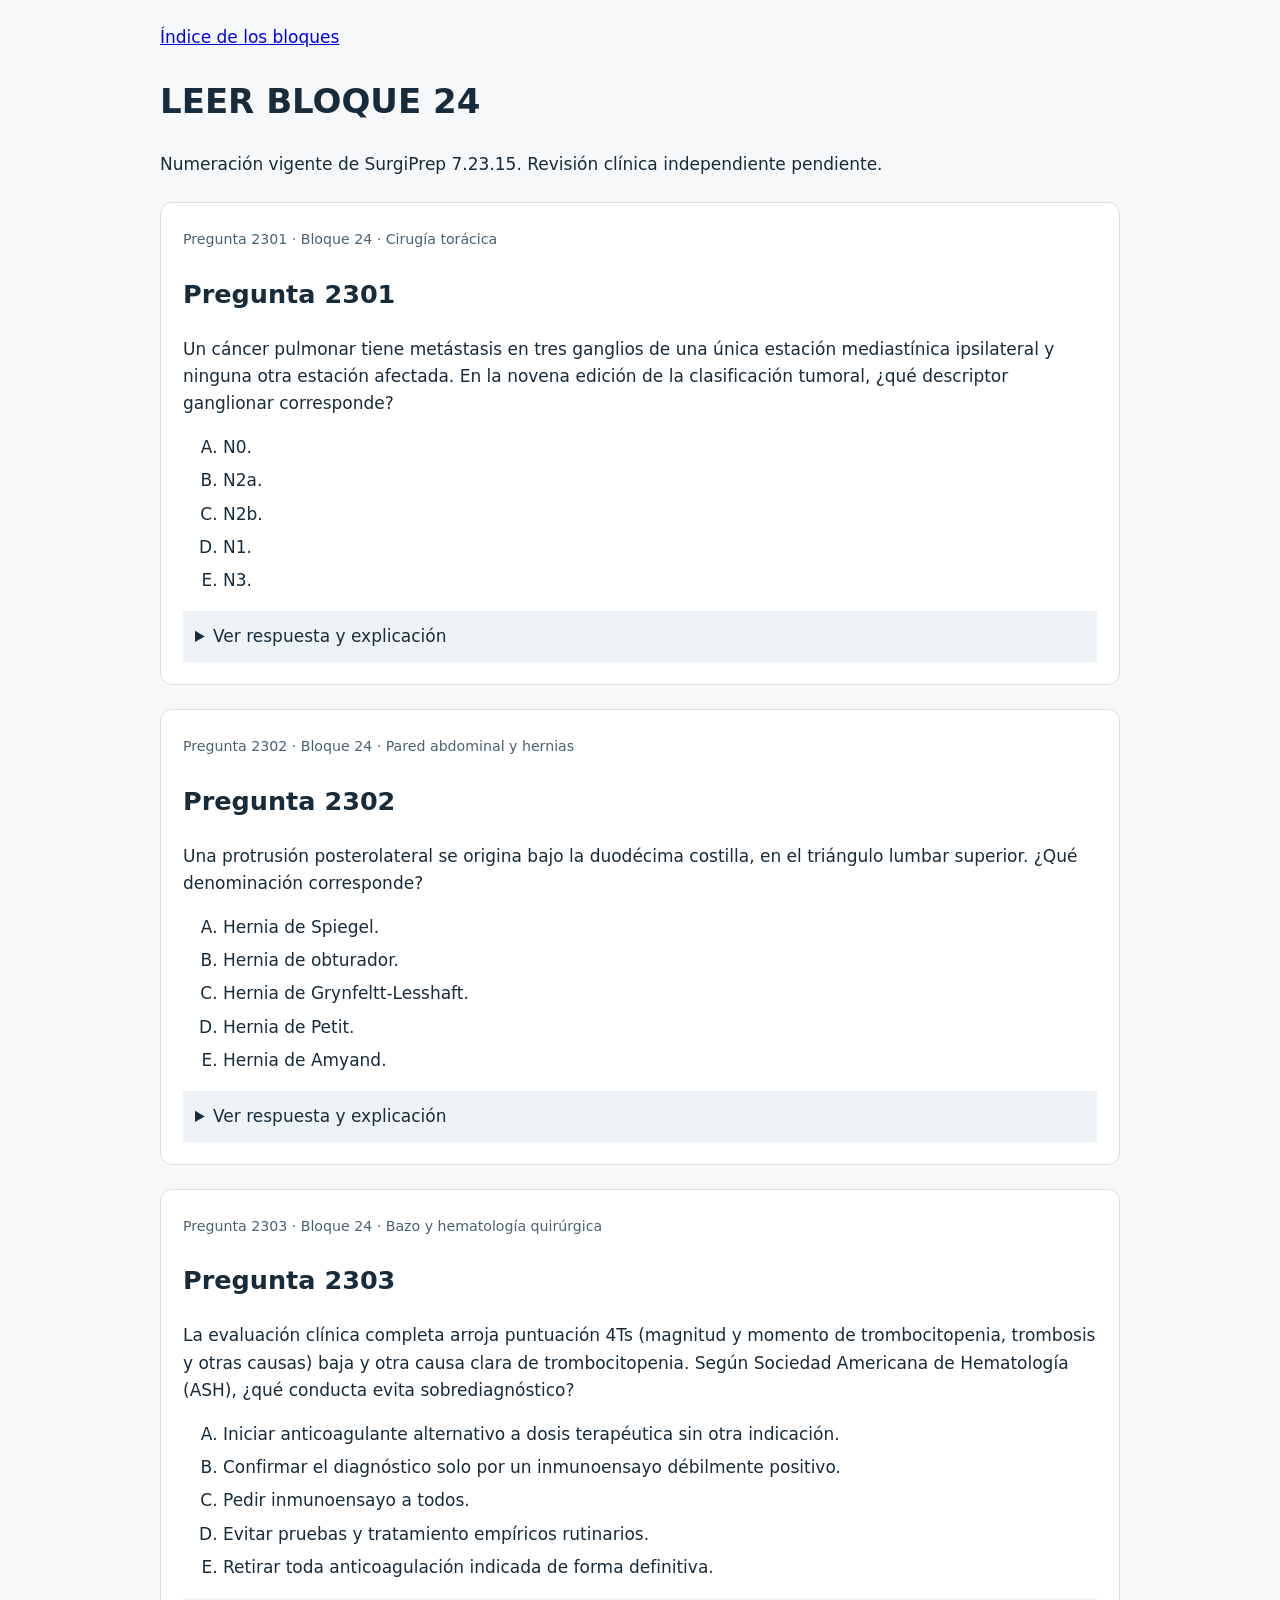
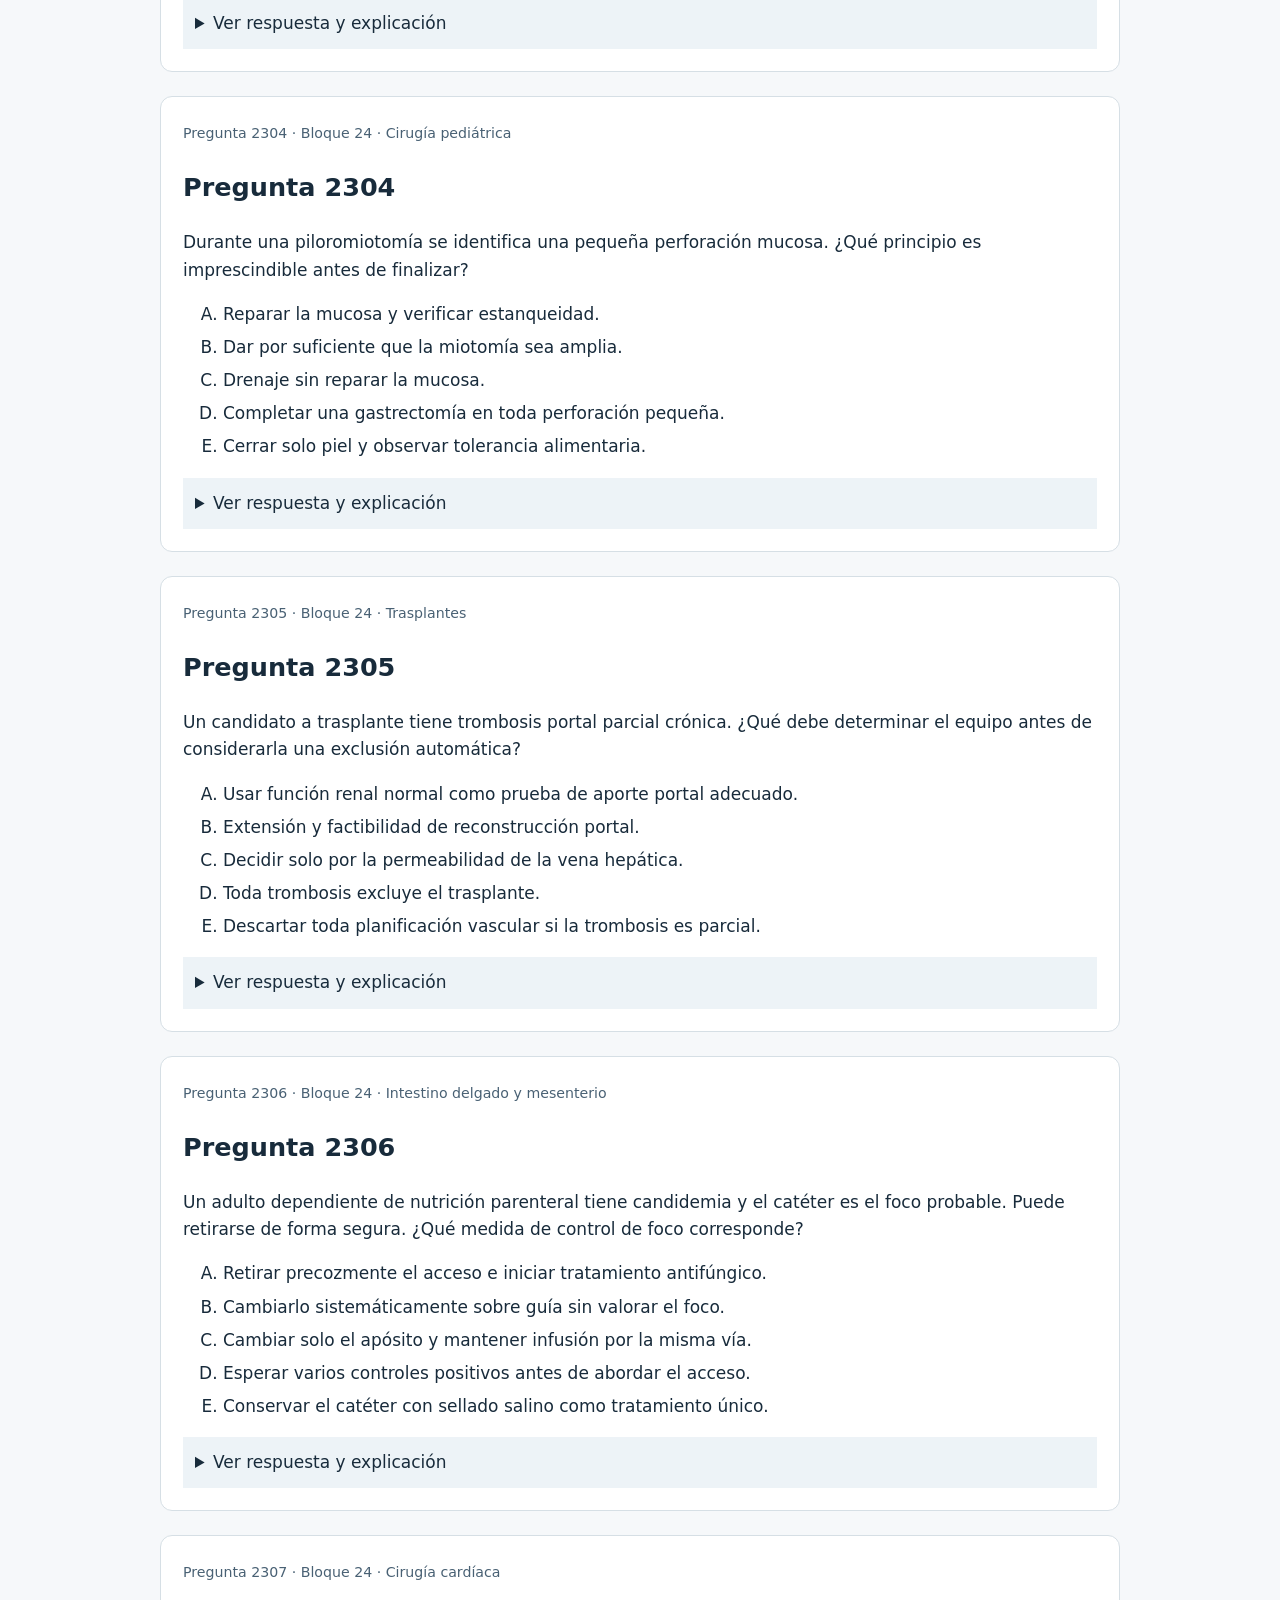
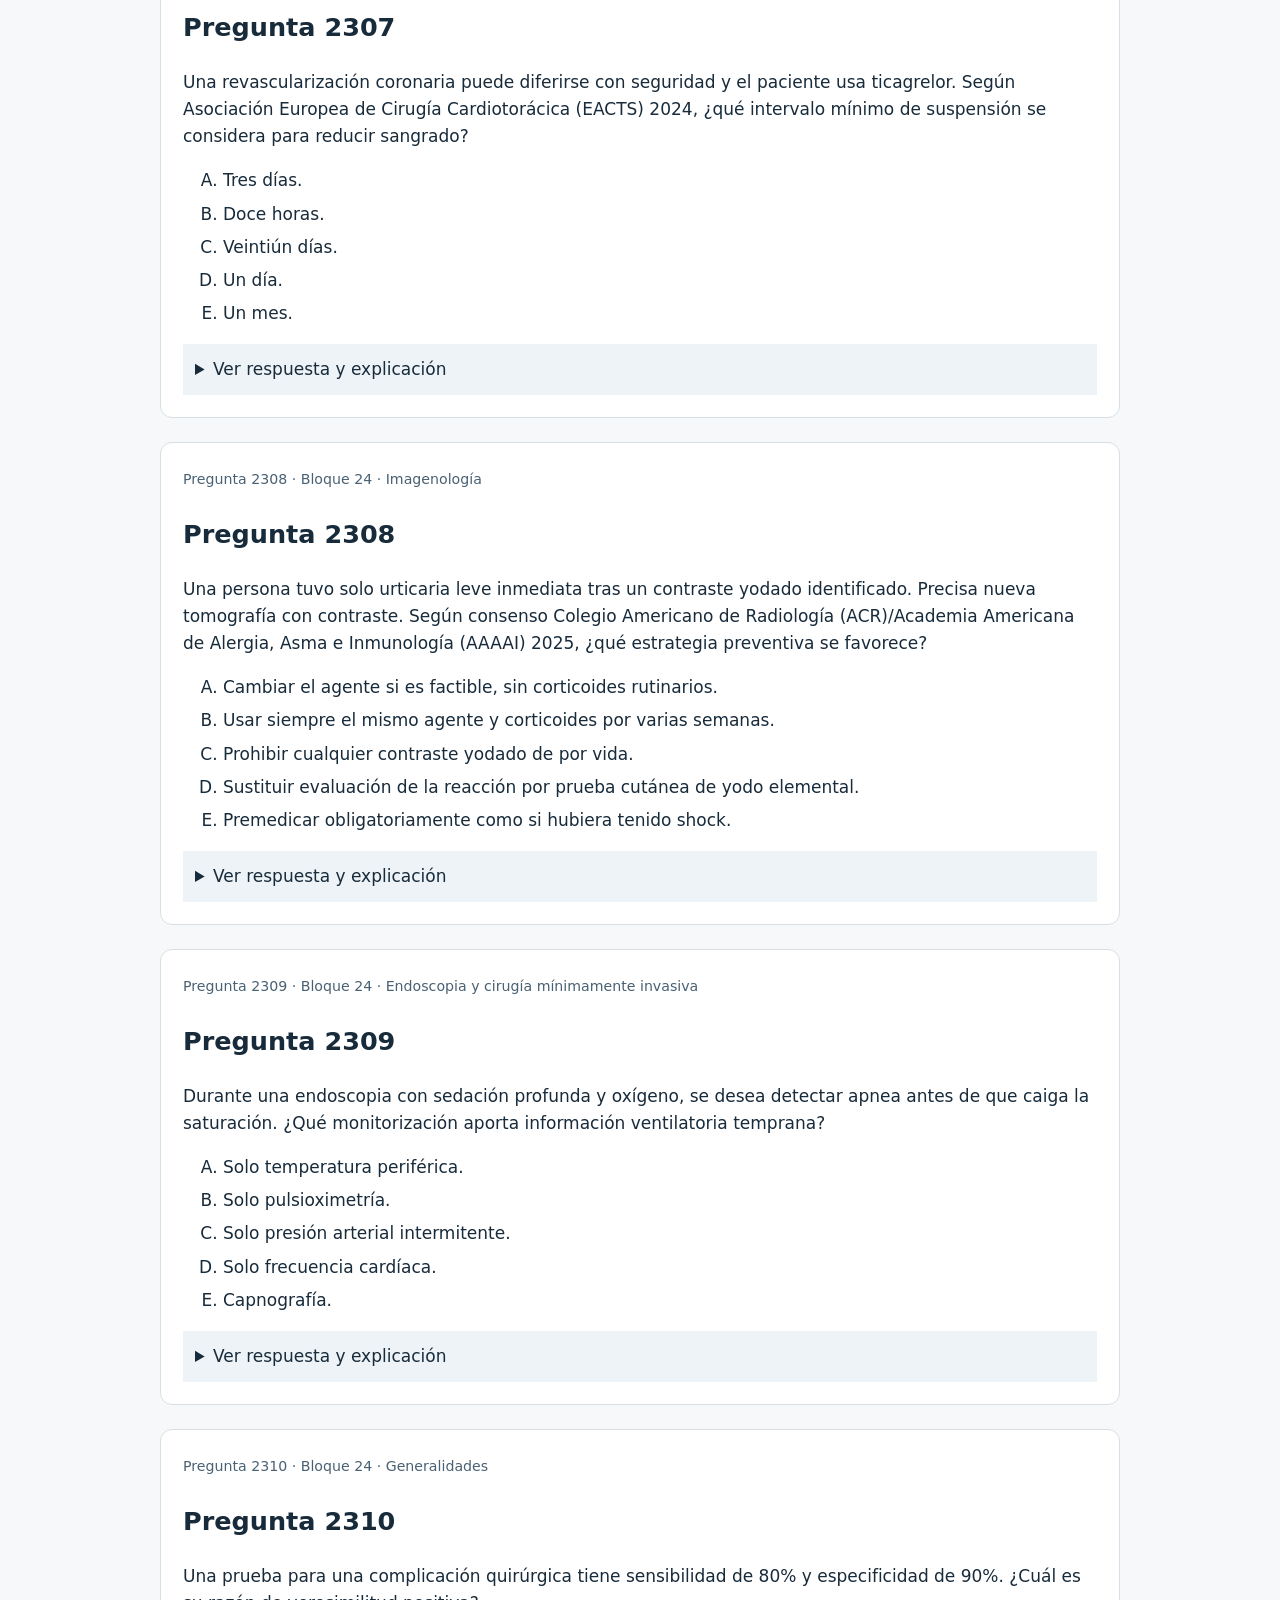
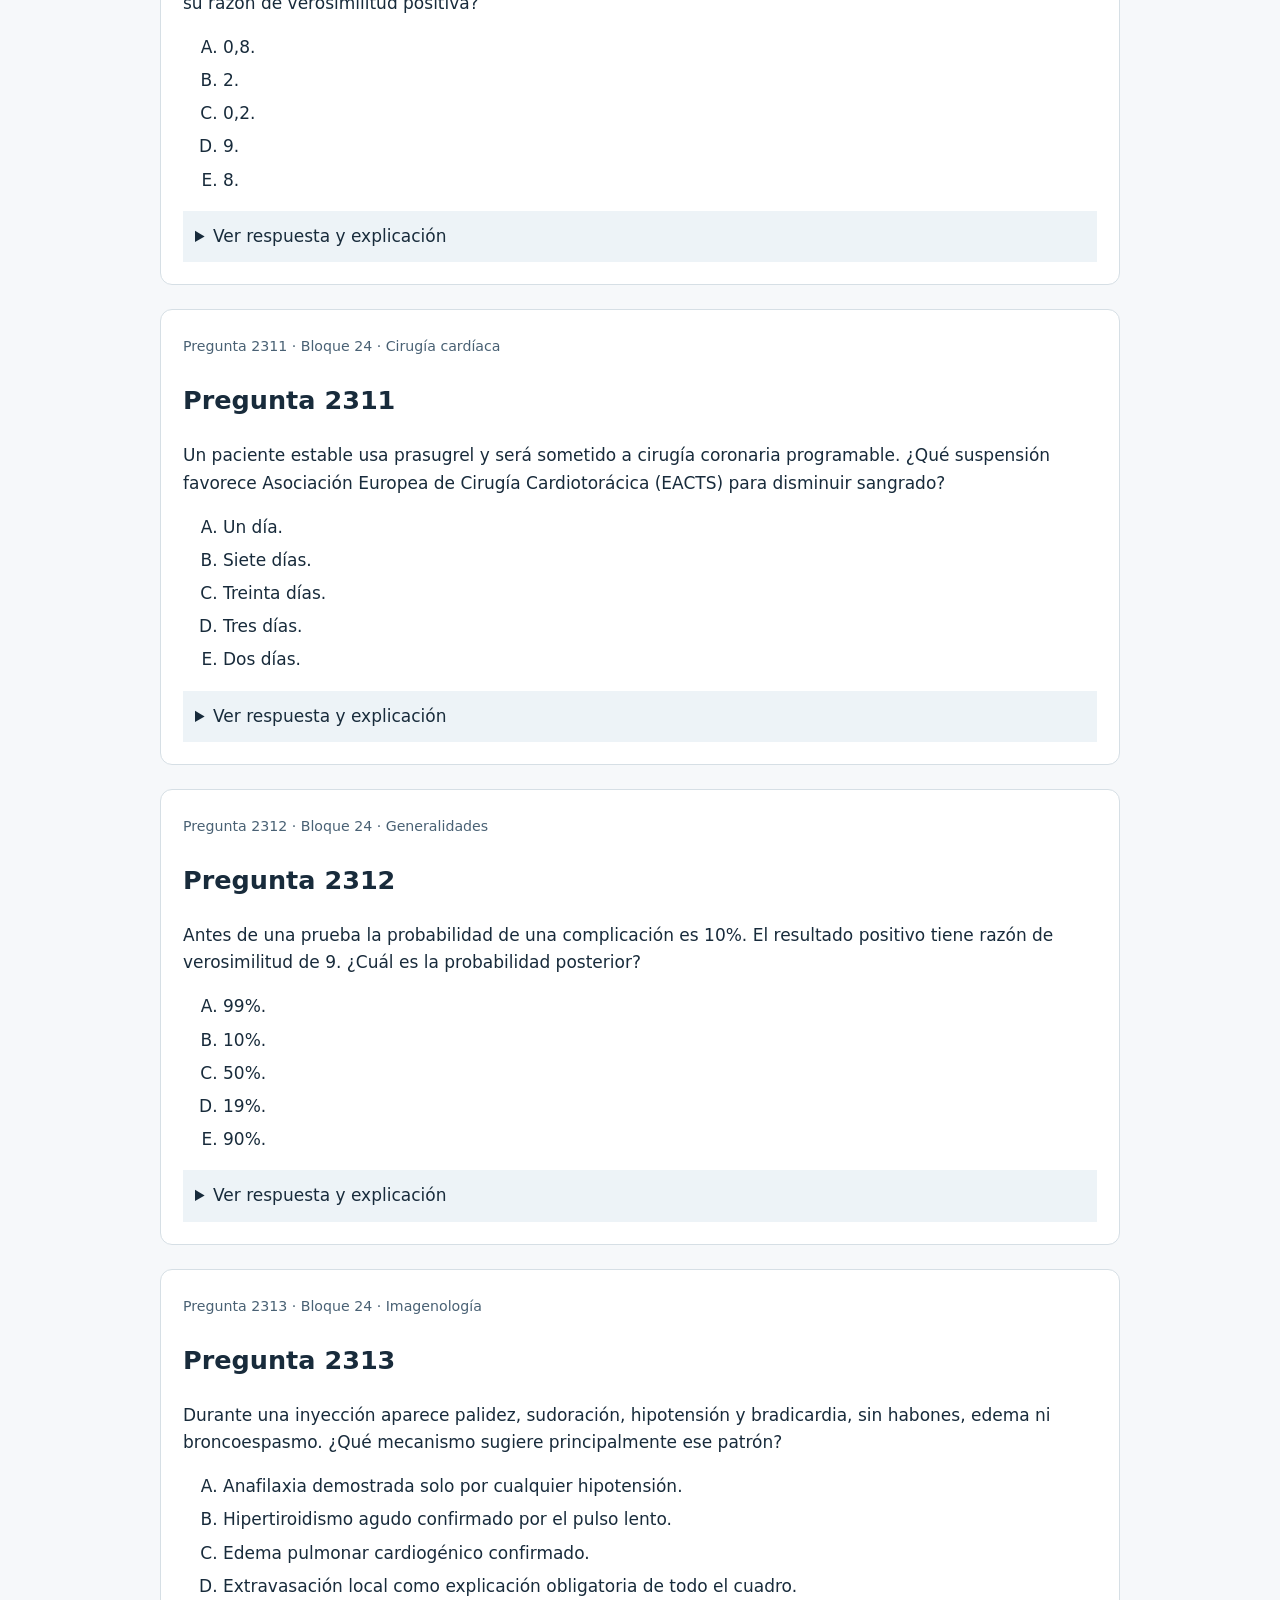
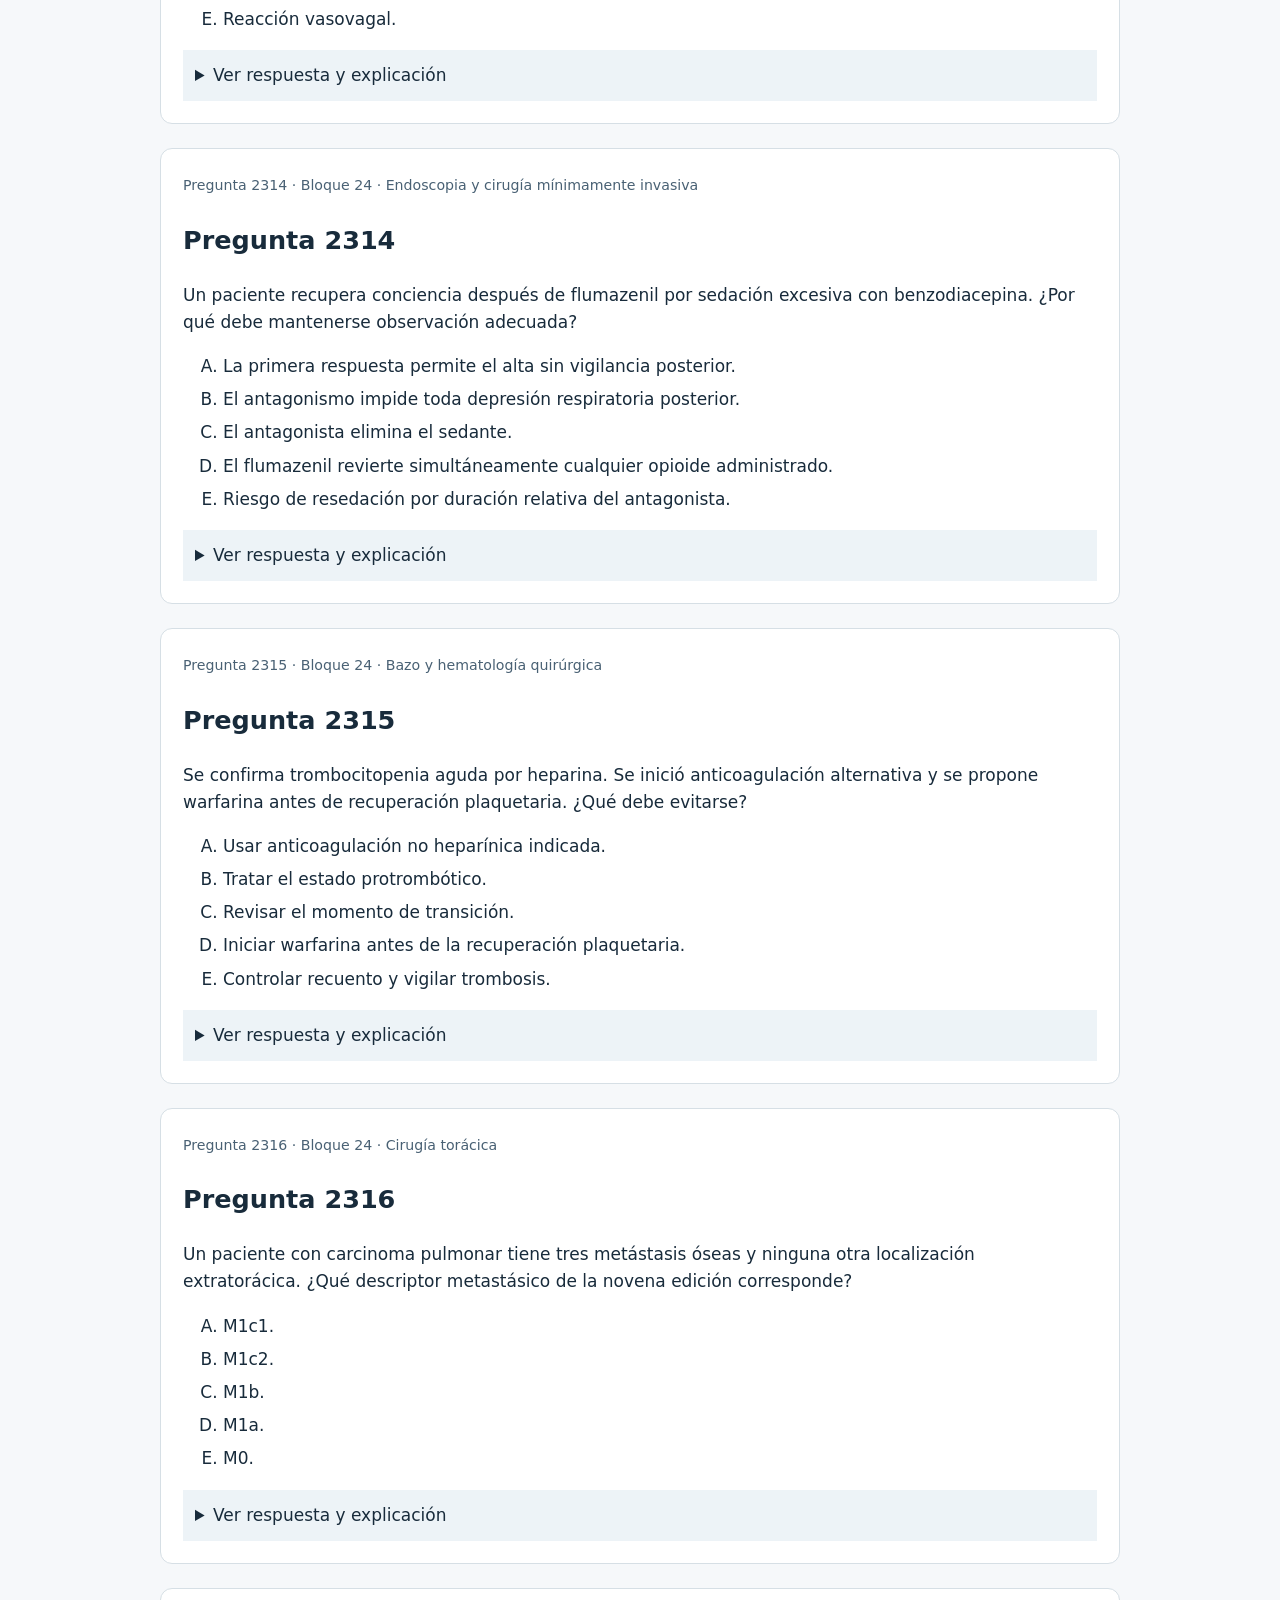
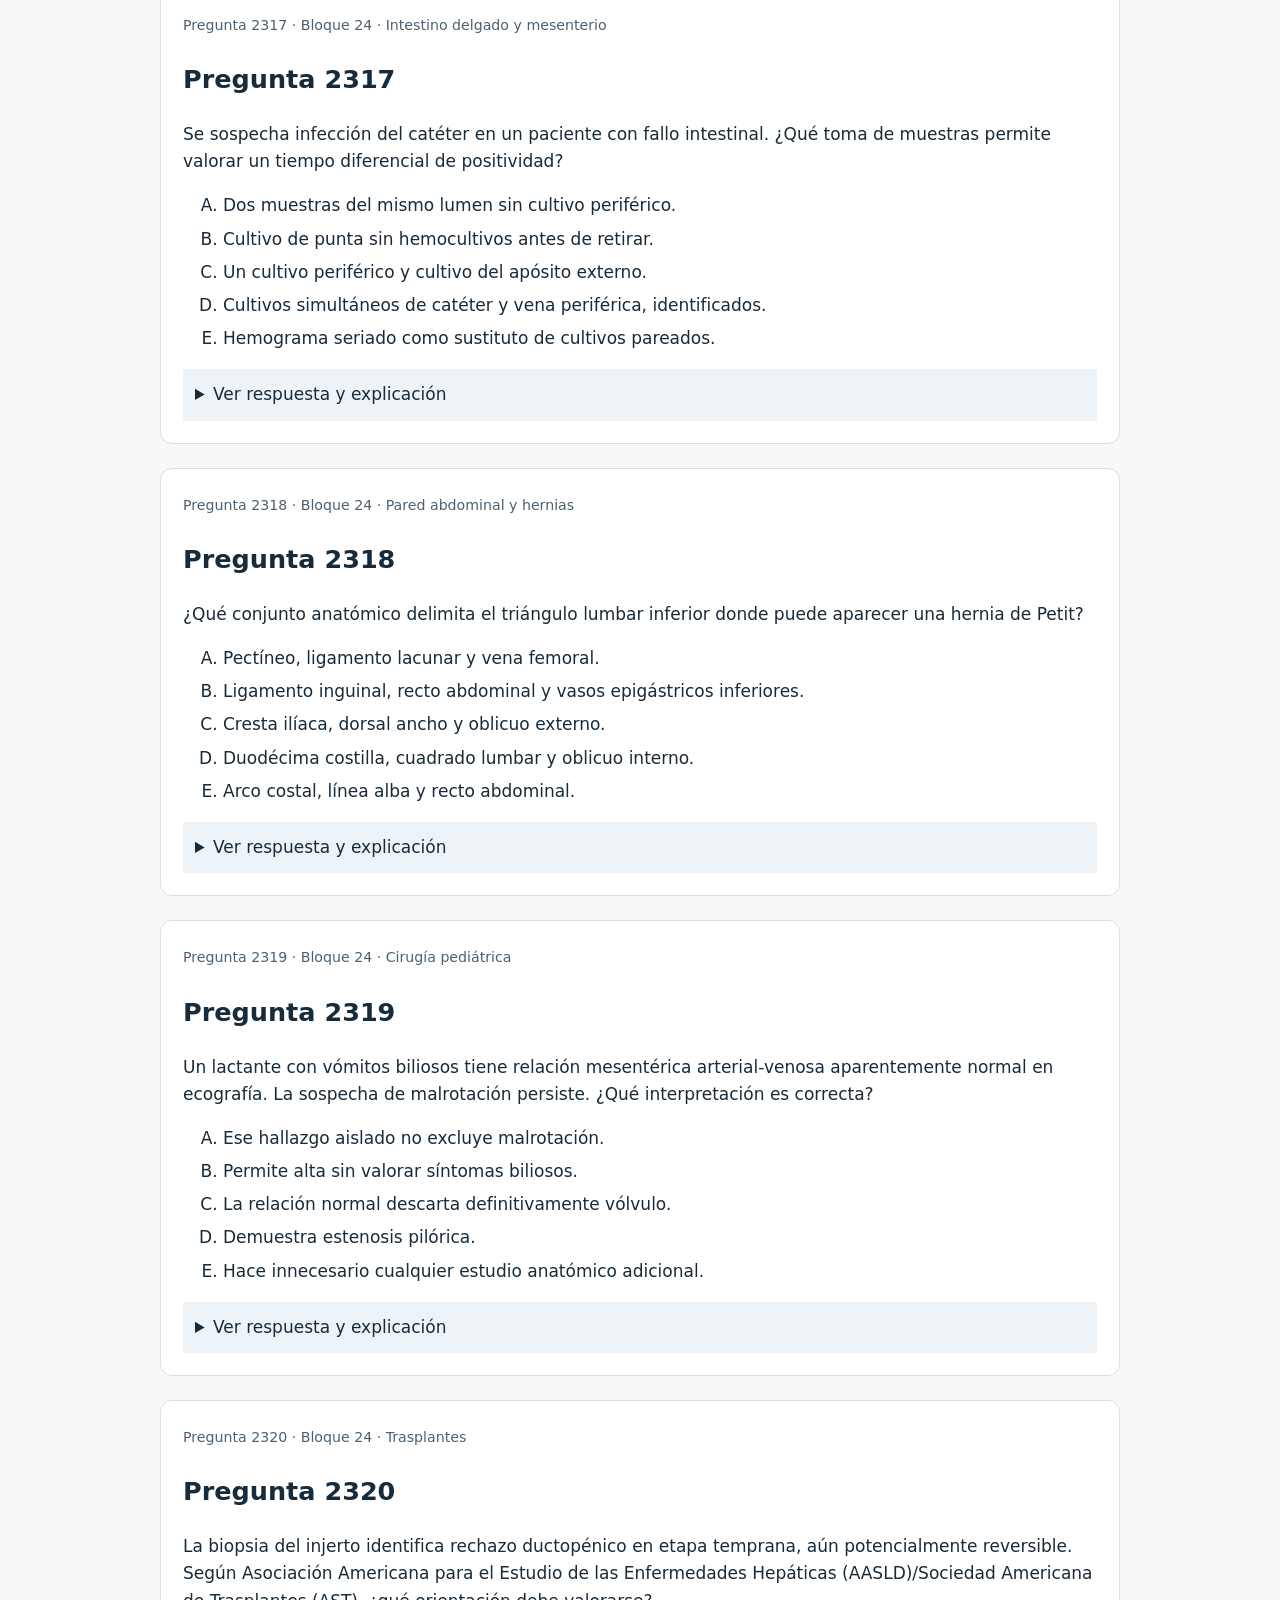
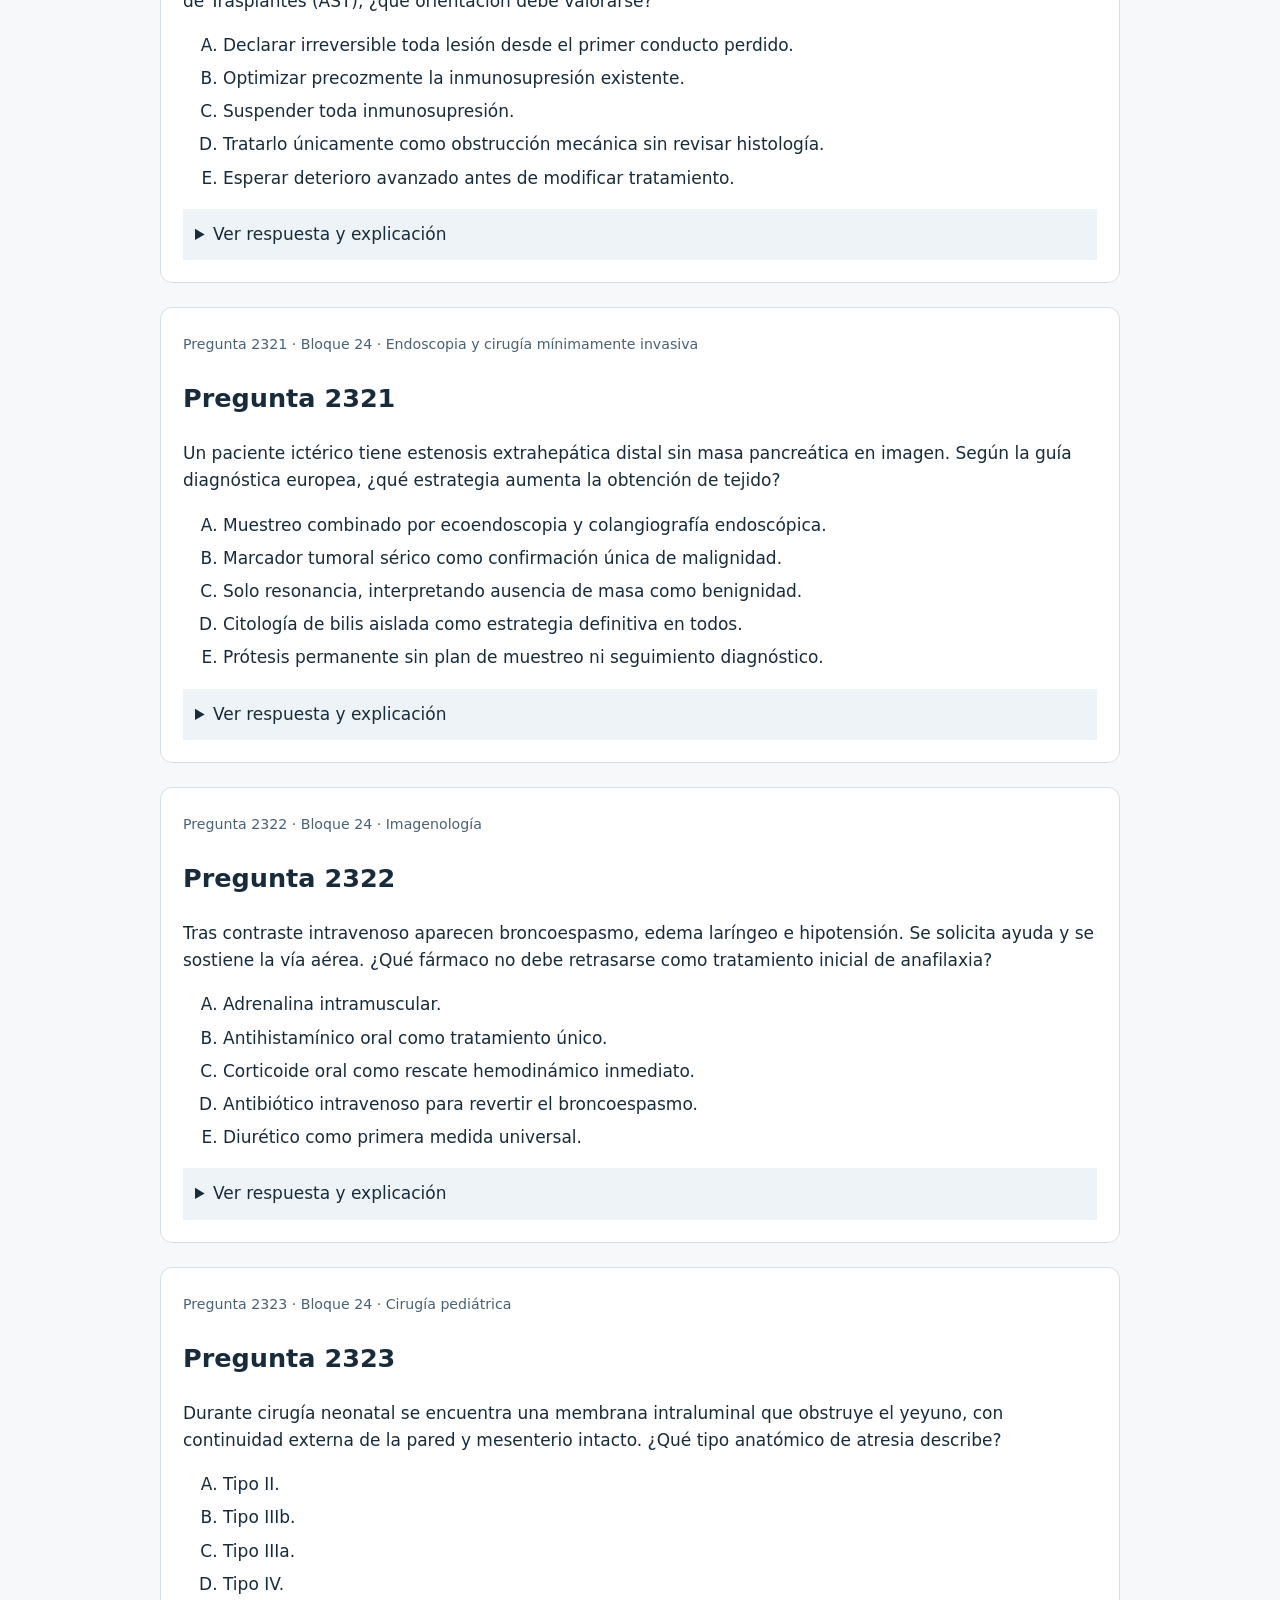
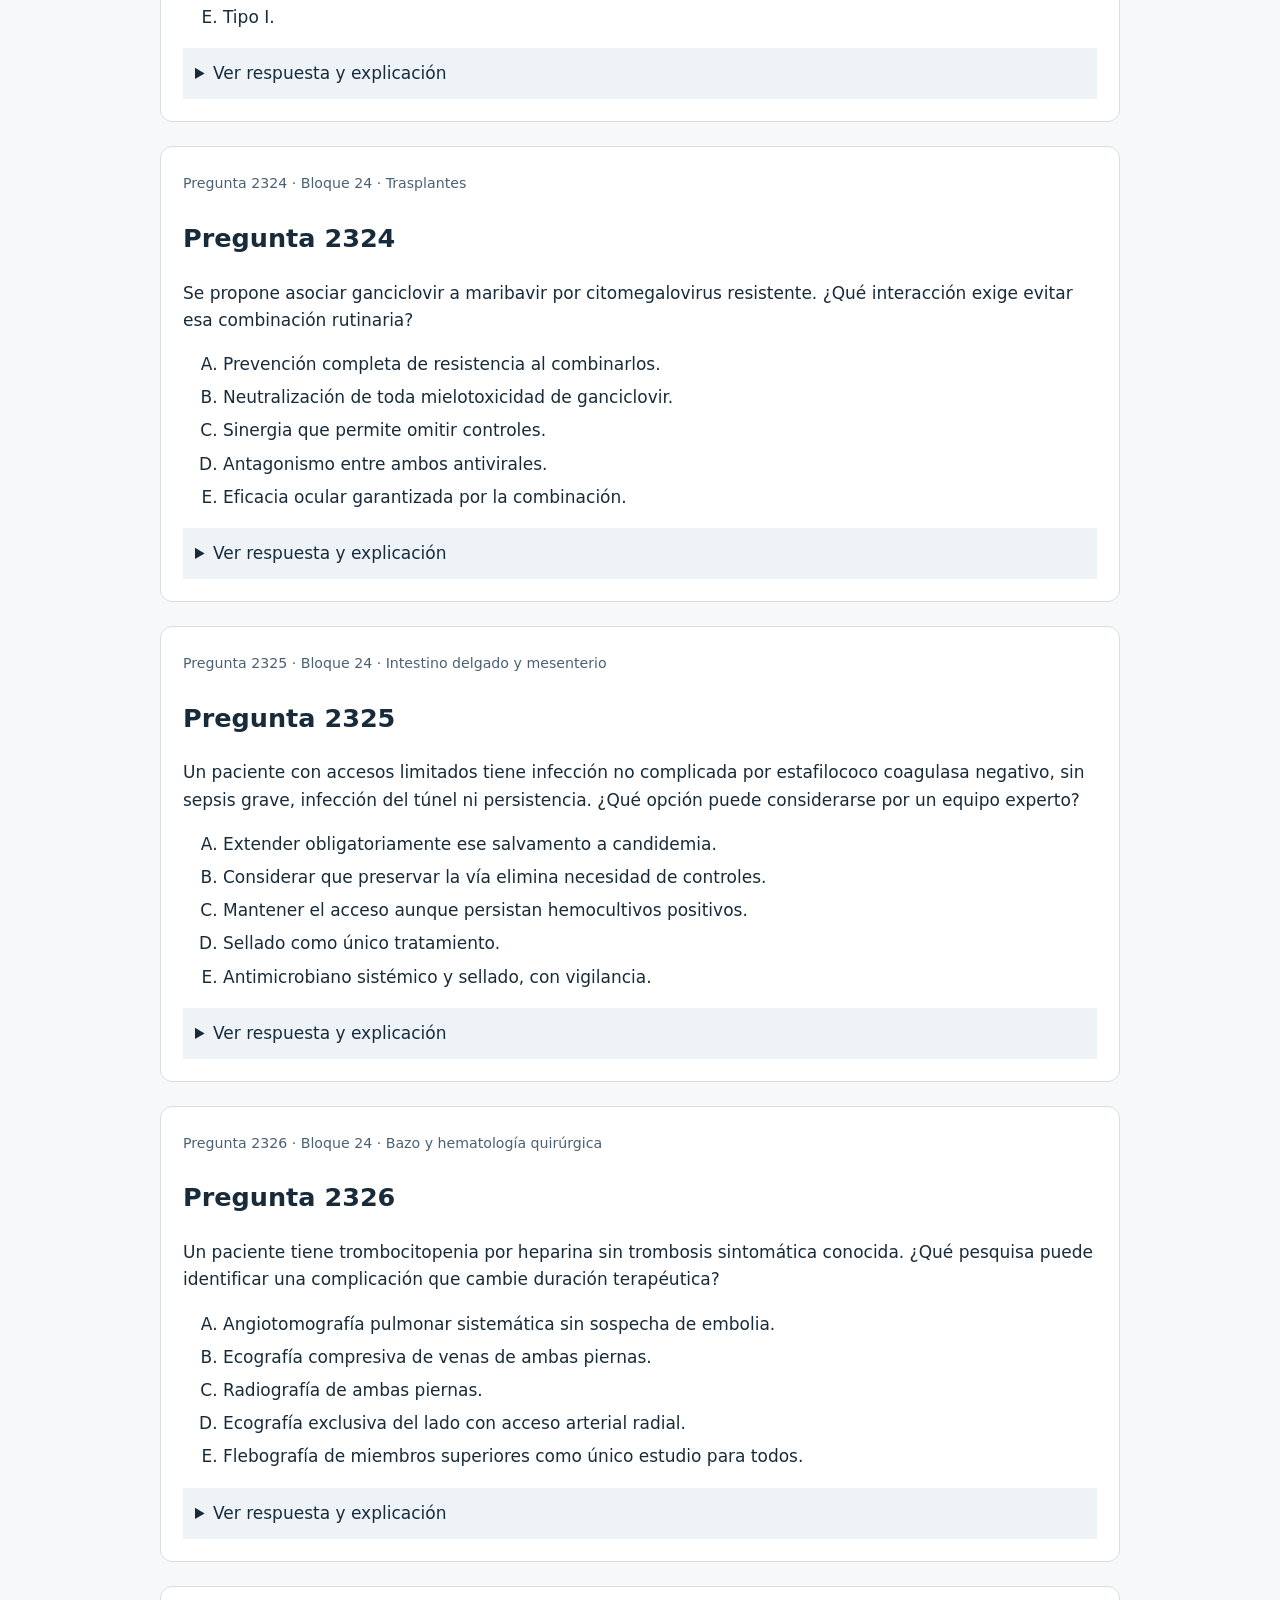
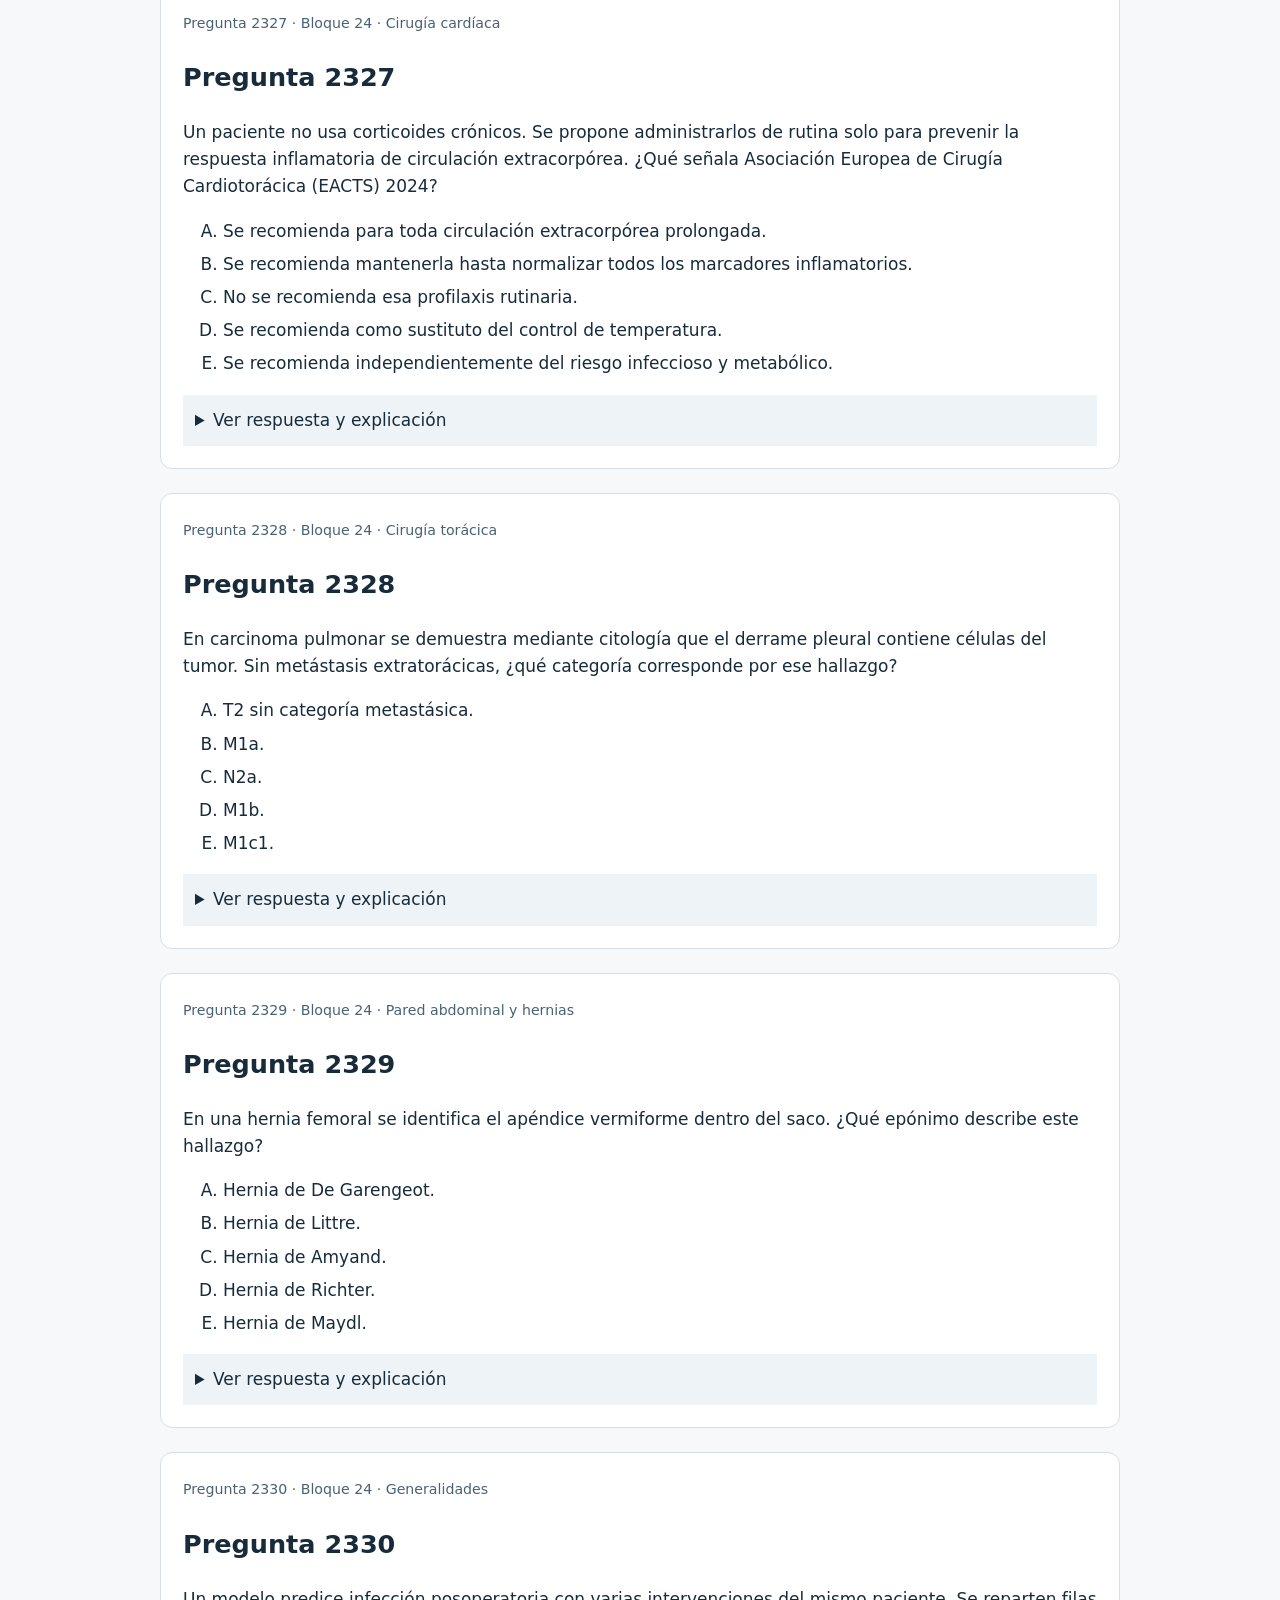
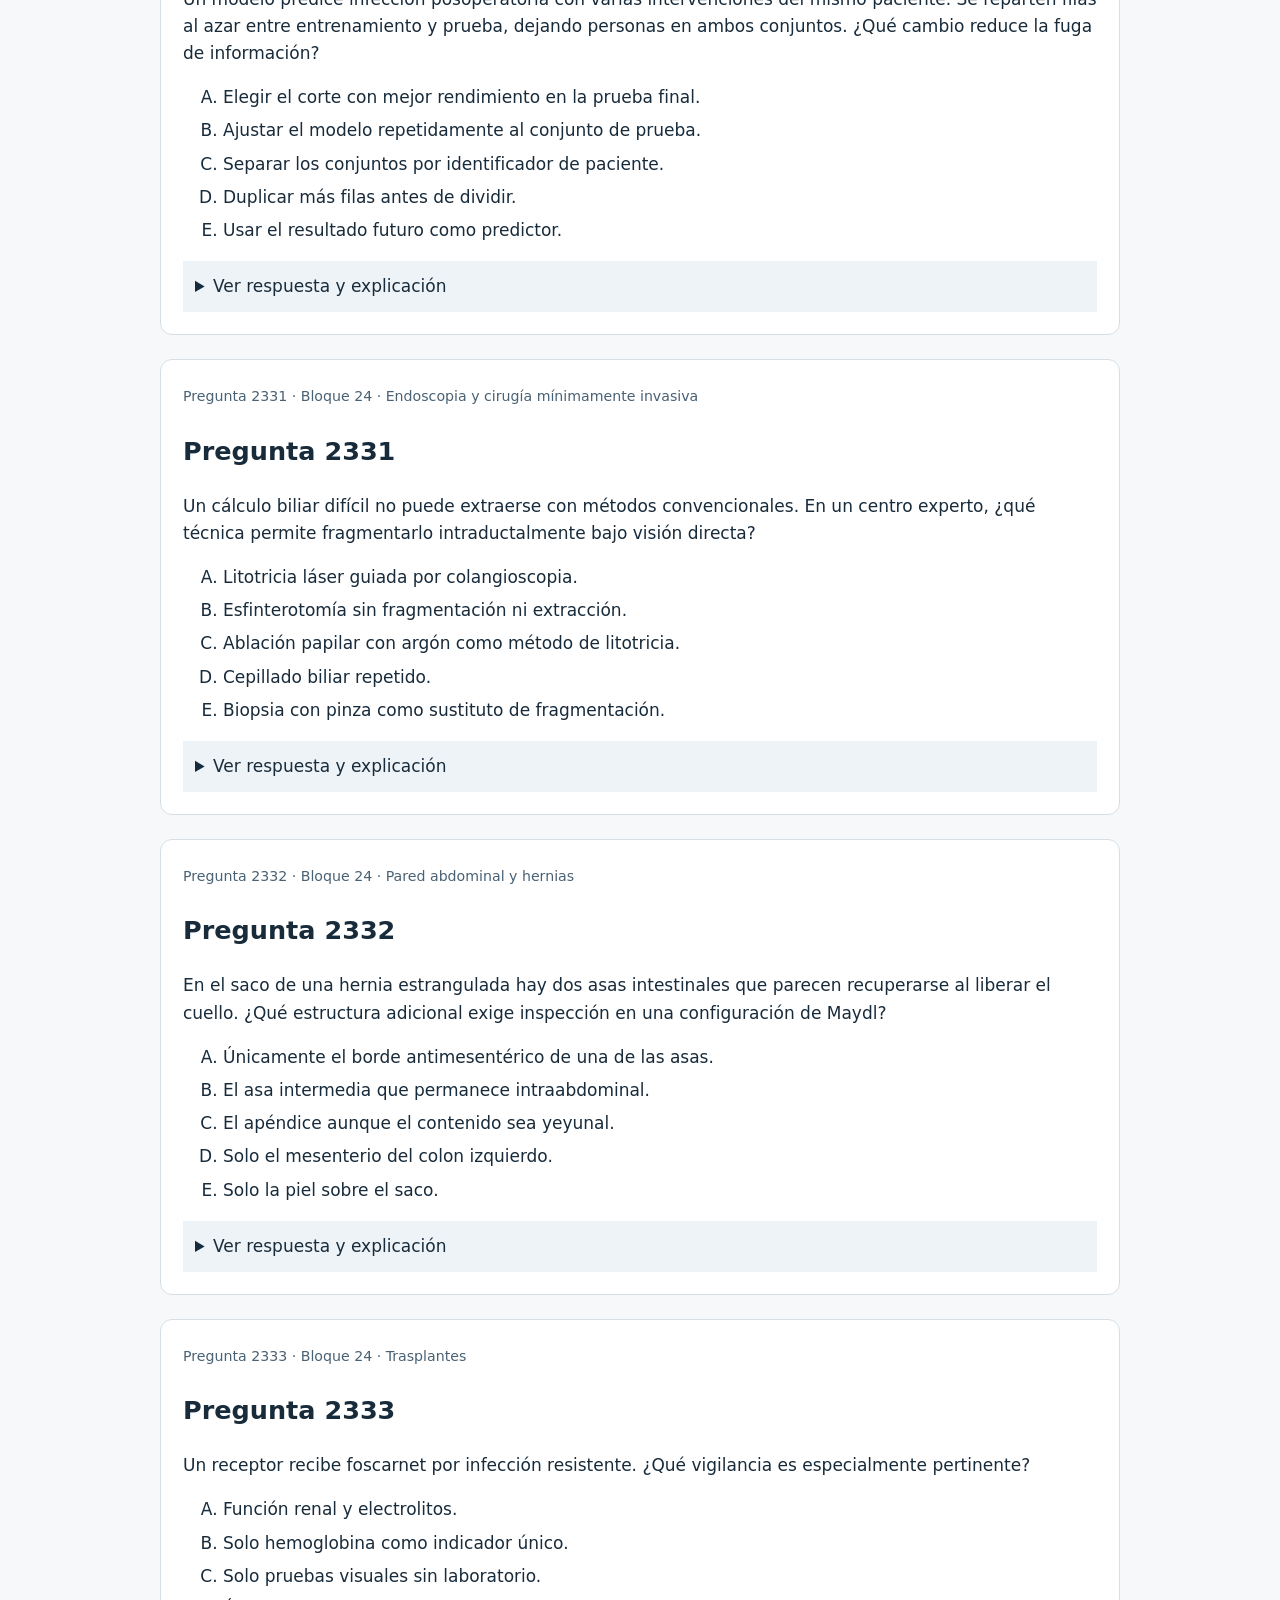
<file: LEER_BLOQUE_24.html>
<!doctype html><html lang="es"><head><meta charset="utf-8"><meta name="viewport" content="width=device-width,initial-scale=1"><title>LEER BLOQUE 24</title><style>body{max-width:960px;margin:24px auto;padding:0 18px;font:17px/1.6 system-ui;color:#182b3b;background:#f6f8fa}article{background:white;border:1px solid #d6dfe5;border-radius:12px;padding:22px;margin:24px 0}small{color:#496174}details{padding:12px;background:#edf3f7;margin-top:15px}img{display:block;max-width:100%;height:auto;margin:16px auto}a{overflow-wrap:anywhere}li{margin:6px 0}</style></head><body><a href="LECTURA_BANCO/INDICE.html">Índice de los bloques</a><h1>LEER BLOQUE 24</h1><p>Numeración vigente de SurgiPrep 7.23.15. Revisión clínica independiente pendiente.</p><article id="pregunta-2301"><small>Pregunta 2301 · Bloque 24 · Cirugía torácica</small><h2>Pregunta 2301</h2><p>Un cáncer pulmonar tiene metástasis en tres ganglios de una única estación mediastínica ipsilateral y ninguna otra estación afectada. En la novena edición de la clasificación tumoral, ¿qué descriptor ganglionar corresponde?</p><ol type="A"><li>N0.</li><li>N2a.</li><li>N2b.</li><li>N1.</li><li>N3.</li></ol><details><summary>Ver respuesta y explicación</summary><p><strong>Correcta: B</strong></p><p>N2a identifica una estación N2; el número de ganglios no la convierte en multiestación.</p><details><summary>Análisis de alternativas</summary><ol type="A"><li>A: Hay metástasis ganglionares demostradas.</li><li>B: N2a identifica una estación N2; el número de ganglios no la convierte en multiestación.</li><li>C: N2b requiere varias estaciones N2.</li><li>D: N1 corresponde a territorio hiliar o intrapulmonar ipsilateral.</li><li>E: N3 incluye territorios contralaterales o supraclaviculares.</li></ol></details><p>Revisión pendiente: Validación clínica independiente pendiente · Dificultad editorial sin calibración empírica</p><details><summary>Referencias bibliográficas de revisión</summary><ul><li><a href="https://education.iaslc.org/AssetListing/IASLC-Staging-Reference-Cards-9th-Edition-7070/IASLC-Staging-Reference-Cards-9th-Edition-36447" target="_blank" rel="noopener noreferrer">Staging Reference Cards, ninth edition</a> · 2025<p>Consulta dirigida de recomendaciones y extractos primarios públicos; no revisión sistemática ni validación clínica independiente.</p></li></ul></details></details></article><article id="pregunta-2302"><small>Pregunta 2302 · Bloque 24 · Pared abdominal y hernias</small><h2>Pregunta 2302</h2><p>Una protrusión posterolateral se origina bajo la duodécima costilla, en el triángulo lumbar superior. ¿Qué denominación corresponde?</p><ol type="A"><li>Hernia de Spiegel.</li><li>Hernia de obturador.</li><li>Hernia de Grynfeltt-Lesshaft.</li><li>Hernia de Petit.</li><li>Hernia de Amyand.</li></ol><details><summary>Ver respuesta y explicación</summary><p><strong>Correcta: C</strong></p><p>El triángulo lumbar superior se relaciona con la duodécima costilla.</p><details><summary>Análisis de alternativas</summary><ol type="A"><li>A: Se relaciona con la línea semilunar.</li><li>B: Atraviesa el conducto obturador.</li><li>C: El triángulo lumbar superior se relaciona con la duodécima costilla.</li><li>D: Petit corresponde al triángulo inferior.</li><li>E: Contiene apéndice en un saco inguinal.</li></ol></details><p>Revisión pendiente: Validación clínica independiente pendiente · Dificultad editorial sin calibración empírica</p><details><summary>Referencias bibliográficas de revisión</summary><ul><li><a href="https://pmc.ncbi.nlm.nih.gov/articles/PMC11968149/" target="_blank" rel="noopener noreferrer">Clinical Presentation and Surgical Management of a Grynfelt Hernia</a> · 2025<p>Consulta dirigida de recomendaciones y extractos primarios públicos; no revisión sistemática ni validación clínica independiente.</p></li></ul></details></details></article><article id="pregunta-2303"><small>Pregunta 2303 · Bloque 24 · Bazo y hematología quirúrgica</small><h2>Pregunta 2303</h2><p>La evaluación clínica completa arroja puntuación 4Ts (magnitud y momento de trombocitopenia, trombosis y otras causas) baja y otra causa clara de trombocitopenia. Según Sociedad Americana de Hematología (ASH), ¿qué conducta evita sobrediagnóstico?</p><ol type="A"><li>Iniciar anticoagulante alternativo a dosis terapéutica sin otra indicación.</li><li>Confirmar el diagnóstico solo por un inmunoensayo débilmente positivo.</li><li>Pedir inmunoensayo a todos.</li><li>Evitar pruebas y tratamiento empíricos rutinarios.</li><li>Retirar toda anticoagulación indicada de forma definitiva.</li></ol><details><summary>Ver respuesta y explicación</summary><p><strong>Correcta: D</strong></p><p>Con 4Ts (magnitud y momento de trombocitopenia, trombosis y otras causas) bajas y evaluación fiable se desaconseja estudio y tratamiento empírico rutinarios; reevaluar si cambia la información.</p><details><summary>Análisis de alternativas</summary><ol type="A"><li>A: No se justifica rutinariamente en ese escenario.</li><li>B: Se integra probabilidad clínica y pruebas apropiadas.</li><li>C: Favorece falsos positivos y sobrediagnóstico.</li><li>D: Con 4Ts (magnitud y momento de trombocitopenia, trombosis y otras causas) bajas y evaluación fiable se desaconseja estudio y tratamiento empírico rutinarios; reevaluar si cambia la información.</li><li>E: Una baja sospecha no anula otras indicaciones de anticoagulación.</li></ol></details><p>Revisión pendiente: Validación clínica independiente pendiente · Dificultad editorial sin calibración empírica</p><details><summary>Referencias bibliográficas de revisión</summary><ul><li><a href="https://pubmed.ncbi.nlm.nih.gov/30482768/" target="_blank" rel="noopener noreferrer">Guidelines for management of venous thromboembolism: heparin-induced thrombocytopenia</a> · 2018<p>Consulta dirigida de recomendaciones y extractos primarios públicos; no revisión sistemática ni validación clínica independiente.</p></li></ul></details></details></article><article id="pregunta-2304"><small>Pregunta 2304 · Bloque 24 · Cirugía pediátrica</small><h2>Pregunta 2304</h2><p>Durante una piloromiotomía se identifica una pequeña perforación mucosa. ¿Qué principio es imprescindible antes de finalizar?</p><ol type="A"><li>Reparar la mucosa y verificar estanqueidad.</li><li>Dar por suficiente que la miotomía sea amplia.</li><li>Drenaje sin reparar la mucosa.</li><li>Completar una gastrectomía en toda perforación pequeña.</li><li>Cerrar solo piel y observar tolerancia alimentaria.</li></ol><details><summary>Ver respuesta y explicación</summary><p><strong>Correcta: A</strong></p><p>La lesión reconocida requiere reparación; la técnica complementaria depende del caso.</p><details><summary>Análisis de alternativas</summary><ol type="A"><li>A: La lesión reconocida requiere reparación; la técnica complementaria depende del caso.</li><li>B: La amplitud no corrige perforación.</li><li>C: No asegura control de fuga.</li><li>D: No es una consecuencia obligatoria.</li><li>E: Deja una comunicación no tratada.</li></ol></details><p>Revisión pendiente: Validación clínica independiente pendiente · Dificultad editorial sin calibración empírica</p><details><summary>Referencias bibliográficas de revisión</summary><ul><li><a href="https://pubmed.ncbi.nlm.nih.gov/26595590/" target="_blank" rel="noopener noreferrer">Management and Outcome of Mucosal Injury During Pyloromyotomy</a> · 2016<p>Consulta dirigida de recomendaciones y extractos primarios públicos; no revisión sistemática ni validación clínica independiente.</p></li></ul></details></details></article><article id="pregunta-2305"><small>Pregunta 2305 · Bloque 24 · Trasplantes</small><h2>Pregunta 2305</h2><p>Un candidato a trasplante tiene trombosis portal parcial crónica. ¿Qué debe determinar el equipo antes de considerarla una exclusión automática?</p><ol type="A"><li>Usar función renal normal como prueba de aporte portal adecuado.</li><li>Extensión y factibilidad de reconstrucción portal.</li><li>Decidir solo por la permeabilidad de la vena hepática.</li><li>Toda trombosis excluye el trasplante.</li><li>Descartar toda planificación vascular si la trombosis es parcial.</li></ol><details><summary>Ver respuesta y explicación</summary><p><strong>Correcta: B</strong></p><p>La trombosis puede aumentar complejidad sin excluir por sí sola candidatura.</p><details><summary>Análisis de alternativas</summary><ol type="A"><li>A: No informa la anatomía portal.</li><li>B: La trombosis puede aumentar complejidad sin excluir por sí sola candidatura.</li><li>C: El drenaje hepático no define el aporte portal.</li><li>D: No es una regla universal.</li><li>E: La extensión y opciones de inflow deben planificarse.</li></ol></details><p>Revisión pendiente: Validación clínica independiente pendiente · Dificultad editorial sin calibración empírica</p><details><summary>Referencias bibliográficas de revisión</summary><ul><li><a href="https://doi.org/10.1097/HEP.0000000000001644" target="_blank" rel="noopener noreferrer">Practice Guideline on Adult Liver Transplantation: Candidate Evaluation</a> · 2026<p>Consulta dirigida de recomendaciones públicas y extractos primarios indexados; no revisión sistemática ni validación clínica independiente.</p></li><li><a href="https://doi.org/10.1016/j.jhep.2024.07.032" target="_blank" rel="noopener noreferrer">Clinical Practice Guidelines on liver transplantation</a> · 2024<p>Consulta dirigida de recomendaciones públicas y extractos primarios indexados; no revisión sistemática ni validación clínica independiente.</p></li></ul></details></details></article><article id="pregunta-2306"><small>Pregunta 2306 · Bloque 24 · Intestino delgado y mesenterio</small><h2>Pregunta 2306</h2><p>Un adulto dependiente de nutrición parenteral tiene candidemia y el catéter es el foco probable. Puede retirarse de forma segura. ¿Qué medida de control de foco corresponde?</p><ol type="A"><li>Retirar precozmente el acceso e iniciar tratamiento antifúngico.</li><li>Cambiarlo sistemáticamente sobre guía sin valorar el foco.</li><li>Cambiar solo el apósito y mantener infusión por la misma vía.</li><li>Esperar varios controles positivos antes de abordar el acceso.</li><li>Conservar el catéter con sellado salino como tratamiento único.</li></ol><details><summary>Ver respuesta y explicación</summary><p><strong>Correcta: A</strong></p><p>Con foco probable y retirada segura, el control temprano se integra al antifúngico y evaluación de complicaciones.</p><details><summary>Análisis de alternativas</summary><ol type="A"><li>A: Con foco probable y retirada segura, el control temprano se integra al antifúngico y evaluación de complicaciones.</li><li>B: Puede mantener contaminación y no es estrategia rutinaria de este foco.</li><li>C: No elimina el foco intravascular.</li><li>D: Retrasa control sin necesidad.</li><li>E: No trata candidemia ni biofilm.</li></ol></details><p>Revisión pendiente: Validación clínica independiente pendiente · Dificultad editorial sin calibración empírica</p><details><summary>Referencias bibliográficas de revisión</summary><ul><li><a href="https://pubmed.ncbi.nlm.nih.gov/39956121/" target="_blank" rel="noopener noreferrer">Global guideline for the diagnosis and management of candidiasis</a> · 2025<p>Consulta dirigida de recomendaciones y extractos primarios públicos; no revisión sistemática ni validación clínica independiente.</p></li></ul></details></details></article><article id="pregunta-2307"><small>Pregunta 2307 · Bloque 24 · Cirugía cardíaca</small><h2>Pregunta 2307</h2><p>Una revascularización coronaria puede diferirse con seguridad y el paciente usa ticagrelor. Según Asociación Europea de Cirugía Cardiotorácica (EACTS) 2024, ¿qué intervalo mínimo de suspensión se considera para reducir sangrado?</p><ol type="A"><li>Tres días.</li><li>Doce horas.</li><li>Veintiún días.</li><li>Un día.</li><li>Un mes.</li></ol><details><summary>Ver respuesta y explicación</summary><p><strong>Correcta: A</strong></p><p>La recomendación diferencia ticagrelor de clopidogrel y prasugrel.</p><details><summary>Análisis de alternativas</summary><ol type="A"><li>A: La recomendación diferencia ticagrelor de clopidogrel y prasugrel.</li><li>B: No es el intervalo habitual para cirugía no urgente.</li><li>C: No se exige esa espera rutinaria.</li><li>D: Es más corto que la recomendación.</li><li>E: No es el intervalo estándar.</li></ol></details><p>Revisión pendiente: Validación clínica independiente pendiente · Dificultad editorial sin calibración empírica</p><details><summary>Referencias bibliográficas de revisión</summary><ul><li><a href="https://doi.org/10.1093/ejcts/ezae355" target="_blank" rel="noopener noreferrer">2024 Guidelines on perioperative medication in adult cardiac surgery</a> · 2024<p>Consulta dirigida de recomendaciones públicas y extractos primarios indexados; no revisión sistemática ni validación clínica independiente.</p></li><li><a href="https://doi.org/10.1093/ejcts/ezae352" target="_blank" rel="noopener noreferrer">2024 Guidelines on patient blood management in adult cardiac surgery</a> · 2024<p>Consulta dirigida de recomendaciones públicas y extractos primarios indexados; no revisión sistemática ni validación clínica independiente.</p></li></ul></details></details></article><article id="pregunta-2308"><small>Pregunta 2308 · Bloque 24 · Imagenología</small><h2>Pregunta 2308</h2><p>Una persona tuvo solo urticaria leve inmediata tras un contraste yodado identificado. Precisa nueva tomografía con contraste. Según consenso Colegio Americano de Radiología (ACR)/Academia Americana de Alergia, Asma e Inmunología (AAAAI) 2025, ¿qué estrategia preventiva se favorece?</p><ol type="A"><li>Cambiar el agente si es factible, sin corticoides rutinarios.</li><li>Usar siempre el mismo agente y corticoides por varias semanas.</li><li>Prohibir cualquier contraste yodado de por vida.</li><li>Sustituir evaluación de la reacción por prueba cutánea de yodo elemental.</li><li>Premedicar obligatoriamente como si hubiera tenido shock.</li></ol><details><summary>Ver respuesta y explicación</summary><p><strong>Correcta: A</strong></p><p>En reacción inmediata leve se favorece cambio de agente y no premedicación rutinaria; debe prepararse respuesta ante reacciones.</p><details><summary>Análisis de alternativas</summary><ol type="A"><li>A: En reacción inmediata leve se favorece cambio de agente y no premedicación rutinaria; debe prepararse respuesta ante reacciones.</li><li>B: No es la pauta del consenso.</li><li>C: La decisión se individualiza.</li><li>D: El yodo elemental no identifica de ese modo la reacción al agente.</li><li>E: La gravedad importa para la estrategia.</li></ol></details><p>Revisión pendiente: Validación clínica independiente pendiente · Dificultad editorial sin calibración empírica</p><details><summary>Referencias bibliográficas de revisión</summary><ul><li><a href="https://doi.org/10.1148/radiol.240100" target="_blank" rel="noopener noreferrer">Management and Prevention of Hypersensitivity Reactions to Radiocontrast Media</a> · 2025<p>Consulta dirigida de recomendaciones y extractos primarios públicos; no revisión sistemática ni validación clínica independiente.</p></li></ul></details></details></article><article id="pregunta-2309"><small>Pregunta 2309 · Bloque 24 · Endoscopia y cirugía mínimamente invasiva</small><h2>Pregunta 2309</h2><p>Durante una endoscopia con sedación profunda y oxígeno, se desea detectar apnea antes de que caiga la saturación. ¿Qué monitorización aporta información ventilatoria temprana?</p><ol type="A"><li>Solo temperatura periférica.</li><li>Solo pulsioximetría.</li><li>Solo presión arterial intermitente.</li><li>Solo frecuencia cardíaca.</li><li>Capnografía.</li></ol><details><summary>Ver respuesta y explicación</summary><p><strong>Correcta: E</strong></p><p>La ausencia o alteración de dióxido de carbono espirado puede advertir hipoventilación.</p><details><summary>Análisis de alternativas</summary><ol type="A"><li>A: No detecta apnea.</li><li>B: Con oxígeno la desaturación puede retrasarse.</li><li>C: No monitoriza ventilación directamente.</li><li>D: Puede mantenerse inicialmente.</li><li>E: La ausencia o alteración de dióxido de carbono espirado puede advertir hipoventilación.</li></ol></details><p>Revisión pendiente: Validación clínica independiente pendiente · Dificultad editorial sin calibración empírica</p><details><summary>Referencias bibliográficas de revisión</summary><ul><li><a href="https://doi.org/10.1055/a-2898-6540" target="_blank" rel="noopener noreferrer">Sedation for gastrointestinal endoscopy: Guideline</a> · 2026<p>Consulta dirigida de recomendaciones y extractos primarios públicos; no revisión sistemática ni validación clínica independiente.</p></li></ul></details></details></article><article id="pregunta-2310"><small>Pregunta 2310 · Bloque 24 · Generalidades</small><h2>Pregunta 2310</h2><p>Una prueba para una complicación quirúrgica tiene sensibilidad de 80% y especificidad de 90%. ¿Cuál es su razón de verosimilitud positiva?</p><ol type="A"><li>0,8.</li><li>2.</li><li>0,2.</li><li>9.</li><li>8.</li></ol><details><summary>Ver respuesta y explicación</summary><p><strong>Correcta: E</strong></p><p>Se calcula 0,80 dividido por (1−0,90): 8.</p><details><summary>Análisis de alternativas</summary><ol type="A"><li>A: Es la sensibilidad, no la razón.</li><li>B: No corresponde al cociente solicitado.</li><li>C: No corresponde al cálculo positivo.</li><li>D: No corresponde al cociente solicitado.</li><li>E: Se calcula 0,80 dividido por (1−0,90): 8.</li></ol></details><p>Revisión pendiente: Validación clínica independiente pendiente · Dificultad editorial sin calibración empírica</p><details><summary>Referencias bibliográficas de revisión</summary><ul><li><a href="https://doi.org/10.1136/bmj.329.7458.168" target="_blank" rel="noopener noreferrer">Diagnostic tests 4: likelihood ratios</a> · 2004<p>Consulta dirigida de recomendaciones y extractos primarios públicos; no revisión sistemática ni validación clínica independiente.</p></li></ul></details></details></article><article id="pregunta-2311"><small>Pregunta 2311 · Bloque 24 · Cirugía cardíaca</small><h2>Pregunta 2311</h2><p>Un paciente estable usa prasugrel y será sometido a cirugía coronaria programable. ¿Qué suspensión favorece Asociación Europea de Cirugía Cardiotorácica (EACTS) para disminuir sangrado?</p><ol type="A"><li>Un día.</li><li>Siete días.</li><li>Treinta días.</li><li>Tres días.</li><li>Dos días.</li></ol><details><summary>Ver respuesta y explicación</summary><p><strong>Correcta: B</strong></p><p>Prasugrel tiene un período de recuperación más largo.</p><details><summary>Análisis de alternativas</summary><ol type="A"><li>A: No respeta el intervalo recomendado.</li><li>B: Prasugrel tiene un período de recuperación más largo.</li><li>C: No se exige un mes rutinariamente.</li><li>D: Es el intervalo habitual de otro fármaco.</li><li>E: Es demasiado breve.</li></ol></details><p>Revisión pendiente: Validación clínica independiente pendiente · Dificultad editorial sin calibración empírica</p><details><summary>Referencias bibliográficas de revisión</summary><ul><li><a href="https://doi.org/10.1093/ejcts/ezae355" target="_blank" rel="noopener noreferrer">2024 Guidelines on perioperative medication in adult cardiac surgery</a> · 2024<p>Consulta dirigida de recomendaciones públicas y extractos primarios indexados; no revisión sistemática ni validación clínica independiente.</p></li><li><a href="https://doi.org/10.1093/ejcts/ezae352" target="_blank" rel="noopener noreferrer">2024 Guidelines on patient blood management in adult cardiac surgery</a> · 2024<p>Consulta dirigida de recomendaciones públicas y extractos primarios indexados; no revisión sistemática ni validación clínica independiente.</p></li></ul></details></details></article><article id="pregunta-2312"><small>Pregunta 2312 · Bloque 24 · Generalidades</small><h2>Pregunta 2312</h2><p>Antes de una prueba la probabilidad de una complicación es 10%. El resultado positivo tiene razón de verosimilitud de 9. ¿Cuál es la probabilidad posterior?</p><ol type="A"><li>99%.</li><li>10%.</li><li>50%.</li><li>19%.</li><li>90%.</li></ol><details><summary>Ver respuesta y explicación</summary><p><strong>Correcta: C</strong></p><p>Las odds previas son 1/9; multiplicadas por 9 dan 1, equivalente a probabilidad de 50%.</p><details><summary>Análisis de alternativas</summary><ol type="A"><li>A: Exagera la actualización.</li><li>B: El resultado sí modifica las odds.</li><li>C: Las odds previas son 1/9; multiplicadas por 9 dan 1, equivalente a probabilidad de 50%.</li><li>D: No se suman puntos porcentuales.</li><li>E: Confunde la razón con un porcentaje.</li></ol></details><p>Revisión pendiente: Validación clínica independiente pendiente · Dificultad editorial sin calibración empírica</p><details><summary>Referencias bibliográficas de revisión</summary><ul><li><a href="https://doi.org/10.1136/bmj.329.7458.168" target="_blank" rel="noopener noreferrer">Diagnostic tests 4: likelihood ratios</a> · 2004<p>Consulta dirigida de recomendaciones y extractos primarios públicos; no revisión sistemática ni validación clínica independiente.</p></li></ul></details></details></article><article id="pregunta-2313"><small>Pregunta 2313 · Bloque 24 · Imagenología</small><h2>Pregunta 2313</h2><p>Durante una inyección aparece palidez, sudoración, hipotensión y bradicardia, sin habones, edema ni broncoespasmo. ¿Qué mecanismo sugiere principalmente ese patrón?</p><ol type="A"><li>Anafilaxia demostrada solo por cualquier hipotensión.</li><li>Hipertiroidismo agudo confirmado por el pulso lento.</li><li>Edema pulmonar cardiogénico confirmado.</li><li>Extravasación local como explicación obligatoria de todo el cuadro.</li><li>Reacción vasovagal.</li></ol><details><summary>Ver respuesta y explicación</summary><p><strong>Correcta: E</strong></p><p>La asociación con bradicardia orienta a respuesta vasovagal; requiere evaluación y soporte, sin excluir otras causas si evoluciona.</p><details><summary>Análisis de alternativas</summary><ol type="A"><li>A: La hipotensión aislada no demuestra el mecanismo alérgico.</li><li>B: No es una interpretación sustentada.</li><li>C: No se describen datos suficientes de congestión.</li><li>D: No explica necesariamente bradicardia e hipotensión.</li><li>E: La asociación con bradicardia orienta a respuesta vasovagal; requiere evaluación y soporte, sin excluir otras causas si evoluciona.</li></ol></details><p>Revisión pendiente: Validación clínica independiente pendiente · Dificultad editorial sin calibración empírica</p><details><summary>Referencias bibliográficas de revisión</summary><ul><li><a href="https://www.acr.org/Clinical-Resources/Clinical-Tools-and-Reference/Contrast-Manual" target="_blank" rel="noopener noreferrer">Manual on Contrast Media y tarjetas de reacción de septiembre de 2026</a> · Manual vivo; consulta 2026<p>Consulta dirigida de recomendaciones y extractos primarios públicos; no revisión sistemática ni validación clínica independiente.</p></li></ul></details></details></article><article id="pregunta-2314"><small>Pregunta 2314 · Bloque 24 · Endoscopia y cirugía mínimamente invasiva</small><h2>Pregunta 2314</h2><p>Un paciente recupera conciencia después de flumazenil por sedación excesiva con benzodiacepina. ¿Por qué debe mantenerse observación adecuada?</p><ol type="A"><li>La primera respuesta permite el alta sin vigilancia posterior.</li><li>El antagonismo impide toda depresión respiratoria posterior.</li><li>El antagonista elimina el sedante.</li><li>El flumazenil revierte simultáneamente cualquier opioide administrado.</li><li>Riesgo de resedación por duración relativa del antagonista.</li></ol><details><summary>Ver respuesta y explicación</summary><p><strong>Correcta: E</strong></p><p>Puede agotarse el efecto del antagonista antes que el del sedante.</p><details><summary>Análisis de alternativas</summary><ol type="A"><li>A: Se requiere observación ajustada al riesgo.</li><li>B: Puede reaparecer sedación.</li><li>C: Antagonismo no equivale a eliminación.</li><li>D: No es el antagonista de opioides.</li><li>E: Puede agotarse el efecto del antagonista antes que el del sedante.</li></ol></details><p>Revisión pendiente: Validación clínica independiente pendiente · Dificultad editorial sin calibración empírica</p><details><summary>Referencias bibliográficas de revisión</summary><ul><li><a href="https://doi.org/10.1055/a-2898-6540" target="_blank" rel="noopener noreferrer">Sedation for gastrointestinal endoscopy: Guideline</a> · 2026<p>Consulta dirigida de recomendaciones y extractos primarios públicos; no revisión sistemática ni validación clínica independiente.</p></li></ul></details></details></article><article id="pregunta-2315"><small>Pregunta 2315 · Bloque 24 · Bazo y hematología quirúrgica</small><h2>Pregunta 2315</h2><p>Se confirma trombocitopenia aguda por heparina. Se inició anticoagulación alternativa y se propone warfarina antes de recuperación plaquetaria. ¿Qué debe evitarse?</p><ol type="A"><li>Usar anticoagulación no heparínica indicada.</li><li>Tratar el estado protrombótico.</li><li>Revisar el momento de transición.</li><li>Iniciar warfarina antes de la recuperación plaquetaria.</li><li>Controlar recuento y vigilar trombosis.</li></ol><details><summary>Ver respuesta y explicación</summary><p><strong>Correcta: D</strong></p><p>Puede aumentar complicaciones trombóticas; se espera recuperación según protocolo.</p><details><summary>Análisis de alternativas</summary><ol type="A"><li>A: Es parte del tratamiento.</li><li>B: La enfermedad es protrombótica.</li><li>C: Debe planificarse.</li><li>D: Puede aumentar complicaciones trombóticas; se espera recuperación según protocolo.</li><li>E: La vigilancia es pertinente.</li></ol></details><p>Revisión pendiente: Validación clínica independiente pendiente · Dificultad editorial sin calibración empírica</p><details><summary>Referencias bibliográficas de revisión</summary><ul><li><a href="https://pubmed.ncbi.nlm.nih.gov/30482768/" target="_blank" rel="noopener noreferrer">Guidelines for management of venous thromboembolism: heparin-induced thrombocytopenia</a> · 2018<p>Consulta dirigida de recomendaciones y extractos primarios públicos; no revisión sistemática ni validación clínica independiente.</p></li></ul></details></details></article><article id="pregunta-2316"><small>Pregunta 2316 · Bloque 24 · Cirugía torácica</small><h2>Pregunta 2316</h2><p>Un paciente con carcinoma pulmonar tiene tres metástasis óseas y ninguna otra localización extratorácica. ¿Qué descriptor metastásico de la novena edición corresponde?</p><ol type="A"><li>M1c1.</li><li>M1c2.</li><li>M1b.</li><li>M1a.</li><li>M0.</li></ol><details><summary>Ver respuesta y explicación</summary><p><strong>Correcta: A</strong></p><p>Varias metástasis extratorácicas en un solo sistema orgánico corresponden a M1c1.</p><details><summary>Análisis de alternativas</summary><ol type="A"><li>A: Varias metástasis extratorácicas en un solo sistema orgánico corresponden a M1c1.</li><li>B: M1c2 exige varios sistemas orgánicos extratorácicos.</li><li>C: M1b describe una única metástasis extratorácica.</li><li>D: M1a se refiere a determinados patrones intratorácicos.</li><li>E: Existe diseminación distante.</li></ol></details><p>Revisión pendiente: Validación clínica independiente pendiente · Dificultad editorial sin calibración empírica</p><details><summary>Referencias bibliográficas de revisión</summary><ul><li><a href="https://education.iaslc.org/AssetListing/IASLC-Staging-Reference-Cards-9th-Edition-7070/IASLC-Staging-Reference-Cards-9th-Edition-36447" target="_blank" rel="noopener noreferrer">Staging Reference Cards, ninth edition</a> · 2025<p>Consulta dirigida de recomendaciones y extractos primarios públicos; no revisión sistemática ni validación clínica independiente.</p></li></ul></details></details></article><article id="pregunta-2317"><small>Pregunta 2317 · Bloque 24 · Intestino delgado y mesenterio</small><h2>Pregunta 2317</h2><p>Se sospecha infección del catéter en un paciente con fallo intestinal. ¿Qué toma de muestras permite valorar un tiempo diferencial de positividad?</p><ol type="A"><li>Dos muestras del mismo lumen sin cultivo periférico.</li><li>Cultivo de punta sin hemocultivos antes de retirar.</li><li>Un cultivo periférico y cultivo del apósito externo.</li><li>Cultivos simultáneos de catéter y vena periférica, identificados.</li><li>Hemograma seriado como sustituto de cultivos pareados.</li></ol><details><summary>Ver respuesta y explicación</summary><p><strong>Correcta: D</strong></p><p>Permiten comparar tiempo de positividad con volúmenes y condiciones adecuados.</p><details><summary>Análisis de alternativas</summary><ol type="A"><li>A: No compara origen central y periférico.</li><li>B: La punta responde otra parte del diagnóstico.</li><li>C: El apósito no sustituye hemocultivo central.</li><li>D: Permiten comparar tiempo de positividad con volúmenes y condiciones adecuados.</li><li>E: No identifica microorganismo ni tiempo diferencial.</li></ol></details><p>Revisión pendiente: Validación clínica independiente pendiente · Dificultad editorial sin calibración empírica</p><details><summary>Referencias bibliográficas de revisión</summary><ul><li><a href="https://doi.org/10.1086/599376" target="_blank" rel="noopener noreferrer">Clinical Practice Guidelines for Diagnosis and Management of Intravascular Catheter-Related Infection</a> · 2009<p>Consulta dirigida de recomendaciones y extractos primarios públicos; no revisión sistemática ni validación clínica independiente.</p></li></ul></details></details></article><article id="pregunta-2318"><small>Pregunta 2318 · Bloque 24 · Pared abdominal y hernias</small><h2>Pregunta 2318</h2><p>¿Qué conjunto anatómico delimita el triángulo lumbar inferior donde puede aparecer una hernia de Petit?</p><ol type="A"><li>Pectíneo, ligamento lacunar y vena femoral.</li><li>Ligamento inguinal, recto abdominal y vasos epigástricos inferiores.</li><li>Cresta ilíaca, dorsal ancho y oblicuo externo.</li><li>Duodécima costilla, cuadrado lumbar y oblicuo interno.</li><li>Arco costal, línea alba y recto abdominal.</li></ol><details><summary>Ver respuesta y explicación</summary><p><strong>Correcta: C</strong></p><p>Estos son los límites clásicos del triángulo inferior.</p><details><summary>Análisis de alternativas</summary><ol type="A"><li>A: Son reparos del territorio femoral.</li><li>B: Corresponde al territorio inguinal.</li><li>C: Estos son los límites clásicos del triángulo inferior.</li><li>D: Describe reparos del espacio lumbar superior.</li><li>E: No delimita el triángulo lumbar inferior.</li></ol></details><p>Revisión pendiente: Validación clínica independiente pendiente · Dificultad editorial sin calibración empírica</p><details><summary>Referencias bibliográficas de revisión</summary><ul><li><a href="https://pmc.ncbi.nlm.nih.gov/articles/PMC11968149/" target="_blank" rel="noopener noreferrer">Clinical Presentation and Surgical Management of a Grynfelt Hernia</a> · 2025<p>Consulta dirigida de recomendaciones y extractos primarios públicos; no revisión sistemática ni validación clínica independiente.</p></li></ul></details></details></article><article id="pregunta-2319"><small>Pregunta 2319 · Bloque 24 · Cirugía pediátrica</small><h2>Pregunta 2319</h2><p>Un lactante con vómitos biliosos tiene relación mesentérica arterial-venosa aparentemente normal en ecografía. La sospecha de malrotación persiste. ¿Qué interpretación es correcta?</p><ol type="A"><li>Ese hallazgo aislado no excluye malrotación.</li><li>Permite alta sin valorar síntomas biliosos.</li><li>La relación normal descarta definitivamente vólvulo.</li><li>Demuestra estenosis pilórica.</li><li>Hace innecesario cualquier estudio anatómico adicional.</li></ol><details><summary>Ver respuesta y explicación</summary><p><strong>Correcta: A</strong></p><p>Debe integrarse con clínica y estudios apropiados, incluida evaluación del tránsito alto.</p><details><summary>Análisis de alternativas</summary><ol type="A"><li>A: Debe integrarse con clínica y estudios apropiados, incluida evaluación del tránsito alto.</li><li>B: El vómito bilioso exige evaluación.</li><li>C: Una relación vascular aislada no basta.</li><li>D: No demuestra obstrucción pilórica.</li><li>E: La sospecha persistente requiere completar estudio.</li></ol></details><p>Revisión pendiente: Validación clínica independiente pendiente · Dificultad editorial sin calibración empírica</p><details><summary>Referencias bibliográficas de revisión</summary><ul><li><a href="https://acsearch.acr.org/docs/69445/Narrative/" target="_blank" rel="noopener noreferrer">Appropriateness Criteria: Vomiting in Infants</a> · 2020<p>Consulta dirigida de recomendaciones y extractos primarios públicos; no revisión sistemática ni validación clínica independiente.</p></li></ul></details></details></article><article id="pregunta-2320"><small>Pregunta 2320 · Bloque 24 · Trasplantes</small><h2>Pregunta 2320</h2><p>La biopsia del injerto identifica rechazo ductopénico en etapa temprana, aún potencialmente reversible. Según Asociación Americana para el Estudio de las Enfermedades Hepáticas (AASLD)/Sociedad Americana de Trasplantes (AST), ¿qué orientación debe valorarse?</p><ol type="A"><li>Declarar irreversible toda lesión desde el primer conducto perdido.</li><li>Optimizar precozmente la inmunosupresión existente.</li><li>Suspender toda inmunosupresión.</li><li>Tratarlo únicamente como obstrucción mecánica sin revisar histología.</li><li>Esperar deterioro avanzado antes de modificar tratamiento.</li></ol><details><summary>Ver respuesta y explicación</summary><p><strong>Correcta: B</strong></p><p>La intervención temprana puede mejorar respuesta antes de ductopenia avanzada.</p><details><summary>Análisis de alternativas</summary><ol type="A"><li>A: La etapa influye en reversibilidad.</li><li>B: La intervención temprana puede mejorar respuesta antes de ductopenia avanzada.</li><li>C: Puede agravar rechazo.</li><li>D: La biopsia identifica un mecanismo inmunológico.</li><li>E: Puede perderse oportunidad de respuesta.</li></ol></details><p>Revisión pendiente: Validación clínica independiente pendiente · Dificultad editorial sin calibración empírica</p><details><summary>Referencias bibliográficas de revisión</summary><ul><li><a href="https://doi.org/10.1097/LVT.0000000000000715" target="_blank" rel="noopener noreferrer">Practice Guideline on adult liver transplantation: Diagnosis and management of graft-related complications</a> · 2026<p>Cotejo dirigido de recomendaciones, resúmenes o extractos primarios públicos; no revisión sistemática ni validación clínica independiente.</p></li></ul></details></details></article><article id="pregunta-2321"><small>Pregunta 2321 · Bloque 24 · Endoscopia y cirugía mínimamente invasiva</small><h2>Pregunta 2321</h2><p>Un paciente ictérico tiene estenosis extrahepática distal sin masa pancreática en imagen. Según la guía diagnóstica europea, ¿qué estrategia aumenta la obtención de tejido?</p><ol type="A"><li>Muestreo combinado por ecoendoscopia y colangiografía endoscópica.</li><li>Marcador tumoral sérico como confirmación única de malignidad.</li><li>Solo resonancia, interpretando ausencia de masa como benignidad.</li><li>Citología de bilis aislada como estrategia definitiva en todos.</li><li>Prótesis permanente sin plan de muestreo ni seguimiento diagnóstico.</li></ol><details><summary>Ver respuesta y explicación</summary><p><strong>Correcta: A</strong></p><p>La guía favorece combinar adquisición por ecoendoscopia y colangiopancreatografía endoscópica en ese escenario.</p><details><summary>Análisis de alternativas</summary><ol type="A"><li>A: La guía favorece combinar adquisición por ecoendoscopia y colangiopancreatografía endoscópica en ese escenario.</li><li>B: No basta como confirmación.</li><li>C: Puede haber malignidad sin masa visible.</li><li>D: Puede tener sensibilidad limitada.</li><li>E: El drenaje no sustituye diagnóstico.</li></ol></details><p>Revisión pendiente: Validación clínica independiente pendiente · Dificultad editorial sin calibración empírica</p><details><summary>Referencias bibliográficas de revisión</summary><ul><li><a href="https://pubmed.ncbi.nlm.nih.gov/39689874/" target="_blank" rel="noopener noreferrer">Diagnostic work-up of bile duct strictures: Guideline</a> · 2025<p>Consulta dirigida de recomendaciones y extractos primarios públicos; no revisión sistemática ni validación clínica independiente.</p></li></ul></details></details></article><article id="pregunta-2322"><small>Pregunta 2322 · Bloque 24 · Imagenología</small><h2>Pregunta 2322</h2><p>Tras contraste intravenoso aparecen broncoespasmo, edema laríngeo e hipotensión. Se solicita ayuda y se sostiene la vía aérea. ¿Qué fármaco no debe retrasarse como tratamiento inicial de anafilaxia?</p><ol type="A"><li>Adrenalina intramuscular.</li><li>Antihistamínico oral como tratamiento único.</li><li>Corticoide oral como rescate hemodinámico inmediato.</li><li>Antibiótico intravenoso para revertir el broncoespasmo.</li><li>Diurético como primera medida universal.</li></ol><details><summary>Ver respuesta y explicación</summary><p><strong>Correcta: A</strong></p><p>La adrenalina es el fármaco inicial esencial; los coadyuvantes no la sustituyen.</p><details><summary>Análisis de alternativas</summary><ol type="A"><li>A: La adrenalina es el fármaco inicial esencial; los coadyuvantes no la sustituyen.</li><li>B: No revierte de forma suficiente compromiso vital.</li><li>C: Su inicio no cubre esta emergencia.</li><li>D: No trata anafilaxia.</li><li>E: Puede empeorar hipotensión sin tratar el mecanismo.</li></ol></details><p>Revisión pendiente: Validación clínica independiente pendiente · Dificultad editorial sin calibración empírica</p><details><summary>Referencias bibliográficas de revisión</summary><ul><li><a href="https://pmc.ncbi.nlm.nih.gov/articles/PMC12559081/" target="_blank" rel="noopener noreferrer">Hypersensitivity reactions to contrast media: Part 1. Management</a> · 2025<p>Consulta dirigida de recomendaciones y extractos primarios públicos; no revisión sistemática ni validación clínica independiente.</p></li></ul></details></details></article><article id="pregunta-2323"><small>Pregunta 2323 · Bloque 24 · Cirugía pediátrica</small><h2>Pregunta 2323</h2><p>Durante cirugía neonatal se encuentra una membrana intraluminal que obstruye el yeyuno, con continuidad externa de la pared y mesenterio intacto. ¿Qué tipo anatómico de atresia describe?</p><ol type="A"><li>Tipo II.</li><li>Tipo IIIb.</li><li>Tipo IIIa.</li><li>Tipo IV.</li><li>Tipo I.</li></ol><details><summary>Ver respuesta y explicación</summary><p><strong>Correcta: E</strong></p><p>El tipo I es una membrana intraluminal con continuidad de pared y mesenterio.</p><details><summary>Análisis de alternativas</summary><ol type="A"><li>A: El tipo II presenta extremos unidos por cordón fibroso.</li><li>B: El tipo IIIb corresponde al patrón en cáscara de manzana.</li><li>C: El tipo IIIa tiene separación y defecto mesentérico.</li><li>D: El tipo IV presenta atresias múltiples.</li><li>E: El tipo I es una membrana intraluminal con continuidad de pared y mesenterio.</li></ol></details><p>Revisión pendiente: Validación clínica independiente pendiente · Dificultad editorial sin calibración empírica</p><details><summary>Referencias bibliográficas de revisión</summary><ul><li><a href="https://jamanetwork.com/journals/jamasurgery/fullarticle/211600" target="_blank" rel="noopener noreferrer">Intestinal Atresia and Stenosis: A 25-Year Experience With 277 Cases</a> · 1998<p>Consulta dirigida de recomendaciones y extractos primarios públicos; no revisión sistemática ni validación clínica independiente.</p></li></ul></details></details></article><article id="pregunta-2324"><small>Pregunta 2324 · Bloque 24 · Trasplantes</small><h2>Pregunta 2324</h2><p>Se propone asociar ganciclovir a maribavir por citomegalovirus resistente. ¿Qué interacción exige evitar esa combinación rutinaria?</p><ol type="A"><li>Prevención completa de resistencia al combinarlos.</li><li>Neutralización de toda mielotoxicidad de ganciclovir.</li><li>Sinergia que permite omitir controles.</li><li>Antagonismo entre ambos antivirales.</li><li>Eficacia ocular garantizada por la combinación.</li></ol><details><summary>Ver respuesta y explicación</summary><p><strong>Correcta: D</strong></p><p>Maribavir puede interferir con la fosforilación necesaria para activar ganciclovir.</p><details><summary>Análisis de alternativas</summary><ol type="A"><li>A: La resistencia puede aparecer.</li><li>B: No neutraliza esa toxicidad.</li><li>C: No debe asumirse sinergia ni omitirse vigilancia.</li><li>D: Maribavir puede interferir con la fosforilación necesaria para activar ganciclovir.</li><li>E: No establece eficacia garantizada en retinitis.</li></ol></details><p>Revisión pendiente: Validación clínica independiente pendiente · Dificultad editorial sin calibración empírica</p><details><summary>Referencias bibliográficas de revisión</summary><ul><li><a href="https://doi.org/10.1097/TP.0000000000005374" target="_blank" rel="noopener noreferrer">The Fourth International Consensus Guidelines on the Management of Cytomegalovirus in Solid Organ Transplantation</a> · 2025<p>Consulta dirigida de recomendaciones públicas y extractos primarios indexados; no revisión sistemática ni validación clínica independiente.</p></li></ul></details></details></article><article id="pregunta-2325"><small>Pregunta 2325 · Bloque 24 · Intestino delgado y mesenterio</small><h2>Pregunta 2325</h2><p>Un paciente con accesos limitados tiene infección no complicada por estafilococo coagulasa negativo, sin sepsis grave, infección del túnel ni persistencia. ¿Qué opción puede considerarse por un equipo experto?</p><ol type="A"><li>Extender obligatoriamente ese salvamento a candidemia.</li><li>Considerar que preservar la vía elimina necesidad de controles.</li><li>Mantener el acceso aunque persistan hemocultivos positivos.</li><li>Sellado como único tratamiento.</li><li>Antimicrobiano sistémico y sellado, con vigilancia.</li></ol><details><summary>Ver respuesta y explicación</summary><p><strong>Correcta: E</strong></p><p>Puede considerarse en infección no complicada y acceso de larga duración, con criterios de fracaso y retirada.</p><details><summary>Análisis de alternativas</summary><ol type="A"><li>A: Candida cambia la estrategia.</li><li>B: Se necesita demostrar respuesta y aclaramiento.</li><li>C: La persistencia obliga a reevaluar control de foco.</li><li>D: No es el esquema general propuesto.</li><li>E: Puede considerarse en infección no complicada y acceso de larga duración, con criterios de fracaso y retirada.</li></ol></details><p>Revisión pendiente: Validación clínica independiente pendiente · Dificultad editorial sin calibración empírica</p><details><summary>Referencias bibliográficas de revisión</summary><ul><li><a href="https://doi.org/10.1086/599376" target="_blank" rel="noopener noreferrer">Clinical Practice Guidelines for Diagnosis and Management of Intravascular Catheter-Related Infection</a> · 2009<p>Consulta dirigida de recomendaciones y extractos primarios públicos; no revisión sistemática ni validación clínica independiente.</p></li><li><a href="https://doi.org/10.1016/j.clnu.2023.07.019" target="_blank" rel="noopener noreferrer">Guideline on chronic intestinal failure in adults – Update 2023</a> · 2023<p>Consulta dirigida de recomendaciones públicas y extractos primarios indexados; no revisión sistemática ni validación clínica independiente.</p></li></ul></details></details></article><article id="pregunta-2326"><small>Pregunta 2326 · Bloque 24 · Bazo y hematología quirúrgica</small><h2>Pregunta 2326</h2><p>Un paciente tiene trombocitopenia por heparina sin trombosis sintomática conocida. ¿Qué pesquisa puede identificar una complicación que cambie duración terapéutica?</p><ol type="A"><li>Angiotomografía pulmonar sistemática sin sospecha de embolia.</li><li>Ecografía compresiva de venas de ambas piernas.</li><li>Radiografía de ambas piernas.</li><li>Ecografía exclusiva del lado con acceso arterial radial.</li><li>Flebografía de miembros superiores como único estudio para todos.</li></ol><details><summary>Ver respuesta y explicación</summary><p><strong>Correcta: B</strong></p><p>Sociedad Americana de Hematología (ASH) sugiere pesquisa bilateral de trombosis proximal asintomática; el contexto del catéter puede añadir evaluación del miembro correspondiente.</p><details><summary>Análisis de alternativas</summary><ol type="A"><li>A: No es el cribado sistemático solicitado.</li><li>B: Sociedad Americana de Hematología (ASH) sugiere pesquisa bilateral de trombosis proximal asintomática; el contexto del catéter puede añadir evaluación del miembro correspondiente.</li><li>C: No detecta adecuadamente trombosis venosa.</li><li>D: No examina el territorio recomendado.</li><li>E: No sustituye la pesquisa de miembros inferiores.</li></ol></details><p>Revisión pendiente: Validación clínica independiente pendiente · Dificultad editorial sin calibración empírica</p><details><summary>Referencias bibliográficas de revisión</summary><ul><li><a href="https://pubmed.ncbi.nlm.nih.gov/30482768/" target="_blank" rel="noopener noreferrer">Guidelines for management of venous thromboembolism: heparin-induced thrombocytopenia</a> · 2018<p>Consulta dirigida de recomendaciones y extractos primarios públicos; no revisión sistemática ni validación clínica independiente.</p></li></ul></details></details></article><article id="pregunta-2327"><small>Pregunta 2327 · Bloque 24 · Cirugía cardíaca</small><h2>Pregunta 2327</h2><p>Un paciente no usa corticoides crónicos. Se propone administrarlos de rutina solo para prevenir la respuesta inflamatoria de circulación extracorpórea. ¿Qué señala Asociación Europea de Cirugía Cardiotorácica (EACTS) 2024?</p><ol type="A"><li>Se recomienda para toda circulación extracorpórea prolongada.</li><li>Se recomienda mantenerla hasta normalizar todos los marcadores inflamatorios.</li><li>No se recomienda esa profilaxis rutinaria.</li><li>Se recomienda como sustituto del control de temperatura.</li><li>Se recomienda independientemente del riesgo infeccioso y metabólico.</li></ol><details><summary>Ver respuesta y explicación</summary><p><strong>Correcta: C</strong></p><p>La recomendación no apoya corticoides rutinarios con ese único fin; otras indicaciones se valoran aparte.</p><details><summary>Análisis de alternativas</summary><ol type="A"><li>A: La duración no crea por sí sola una obligación universal.</li><li>B: No es una pauta rutinaria recomendada.</li><li>C: La recomendación no apoya corticoides rutinarios con ese único fin; otras indicaciones se valoran aparte.</li><li>D: No sustituye otras medidas de manejo.</li><li>E: Deben considerarse beneficios y daños.</li></ol></details><p>Revisión pendiente: Validación clínica independiente pendiente · Dificultad editorial sin calibración empírica</p><details><summary>Referencias bibliográficas de revisión</summary><ul><li><a href="https://doi.org/10.1093/ejcts/ezae355" target="_blank" rel="noopener noreferrer">2024 Guidelines on perioperative medication in adult cardiac surgery</a> · 2024<p>Consulta dirigida de recomendaciones públicas y extractos primarios indexados; no revisión sistemática ni validación clínica independiente.</p></li><li><a href="https://doi.org/10.1093/ejcts/ezae354" target="_blank" rel="noopener noreferrer">2024 Guidelines on cardiopulmonary bypass in adult cardiac surgery</a> · 2025<p>Consulta dirigida de recomendaciones públicas y extractos primarios indexados; no revisión sistemática ni validación clínica independiente.</p></li></ul></details></details></article><article id="pregunta-2328"><small>Pregunta 2328 · Bloque 24 · Cirugía torácica</small><h2>Pregunta 2328</h2><p>En carcinoma pulmonar se demuestra mediante citología que el derrame pleural contiene células del tumor. Sin metástasis extratorácicas, ¿qué categoría corresponde por ese hallazgo?</p><ol type="A"><li>T2 sin categoría metastásica.</li><li>M1a.</li><li>N2a.</li><li>M1b.</li><li>M1c1.</li></ol><details><summary>Ver respuesta y explicación</summary><p><strong>Correcta: B</strong></p><p>El derrame pleural maligno es un descriptor M1a.</p><details><summary>Análisis de alternativas</summary><ol type="A"><li>A: No debe reducirse a un descriptor local T.</li><li>B: El derrame pleural maligno es un descriptor M1a.</li><li>C: La citología pleural no define una estación ganglionar.</li><li>D: No representa una metástasis extratorácica única.</li><li>E: No son varias metástasis extratorácicas.</li></ol></details><p>Revisión pendiente: Validación clínica independiente pendiente · Dificultad editorial sin calibración empírica</p><details><summary>Referencias bibliográficas de revisión</summary><ul><li><a href="https://education.iaslc.org/AssetListing/IASLC-Staging-Reference-Cards-9th-Edition-7070/IASLC-Staging-Reference-Cards-9th-Edition-36447" target="_blank" rel="noopener noreferrer">Staging Reference Cards, ninth edition</a> · 2025<p>Consulta dirigida de recomendaciones y extractos primarios públicos; no revisión sistemática ni validación clínica independiente.</p></li></ul></details></details></article><article id="pregunta-2329"><small>Pregunta 2329 · Bloque 24 · Pared abdominal y hernias</small><h2>Pregunta 2329</h2><p>En una hernia femoral se identifica el apéndice vermiforme dentro del saco. ¿Qué epónimo describe este hallazgo?</p><ol type="A"><li>Hernia de De Garengeot.</li><li>Hernia de Littre.</li><li>Hernia de Amyand.</li><li>Hernia de Richter.</li><li>Hernia de Maydl.</li></ol><details><summary>Ver respuesta y explicación</summary><p><strong>Correcta: A</strong></p><p>De Garengeot contiene apéndice en hernia femoral.</p><details><summary>Análisis de alternativas</summary><ol type="A"><li>A: De Garengeot contiene apéndice en hernia femoral.</li><li>B: Littre contiene divertículo de Meckel.</li><li>C: Amyand se refiere a localización inguinal.</li><li>D: Richter compromete una porción de pared intestinal.</li><li>E: Maydl tiene un patrón en W con asa intermedia.</li></ol></details><p>Revisión pendiente: Validación clínica independiente pendiente · Dificultad editorial sin calibración empírica</p><details><summary>Referencias bibliográficas de revisión</summary><ul><li><a href="https://pubmed.ncbi.nlm.nih.gov/39146666/" target="_blank" rel="noopener noreferrer">De Garengeot hernia: femoral hernia with perforated appendicitis</a> · 2024<p>Consulta dirigida de recomendaciones y extractos primarios públicos; no revisión sistemática ni validación clínica independiente.</p></li></ul></details></details></article><article id="pregunta-2330"><small>Pregunta 2330 · Bloque 24 · Generalidades</small><h2>Pregunta 2330</h2><p>Un modelo predice infección posoperatoria con varias intervenciones del mismo paciente. Se reparten filas al azar entre entrenamiento y prueba, dejando personas en ambos conjuntos. ¿Qué cambio reduce la fuga de información?</p><ol type="A"><li>Elegir el corte con mejor rendimiento en la prueba final.</li><li>Ajustar el modelo repetidamente al conjunto de prueba.</li><li>Separar los conjuntos por identificador de paciente.</li><li>Duplicar más filas antes de dividir.</li><li>Usar el resultado futuro como predictor.</li></ol><details><summary>Ver respuesta y explicación</summary><p><strong>Correcta: C</strong></p><p>La independencia debe respetar la unidad paciente y el uso previsto.</p><details><summary>Análisis de alternativas</summary><ol type="A"><li>A: Convierte la prueba en parte del ajuste.</li><li>B: Contamina la evaluación.</li><li>C: La independencia debe respetar la unidad paciente y el uso previsto.</li><li>D: Aumenta dependencia.</li><li>E: Introduce información no disponible al decidir.</li></ol></details><p>Revisión pendiente: Validación clínica independiente pendiente · Dificultad editorial sin calibración empírica</p><details><summary>Referencias bibliográficas de revisión</summary><ul><li><a href="https://www.bmj.com/content/388/bmj-2024-082505" target="_blank" rel="noopener noreferrer">Updated quality, risk of bias, and applicability assessment tool for prediction models</a> · 2025<p>Consulta dirigida de recomendaciones y extractos primarios públicos; no revisión sistemática ni validación clínica independiente.</p></li></ul></details></details></article><article id="pregunta-2331"><small>Pregunta 2331 · Bloque 24 · Endoscopia y cirugía mínimamente invasiva</small><h2>Pregunta 2331</h2><p>Un cálculo biliar difícil no puede extraerse con métodos convencionales. En un centro experto, ¿qué técnica permite fragmentarlo intraductalmente bajo visión directa?</p><ol type="A"><li>Litotricia láser guiada por colangioscopia.</li><li>Esfinterotomía sin fragmentación ni extracción.</li><li>Ablación papilar con argón como método de litotricia.</li><li>Cepillado biliar repetido.</li><li>Biopsia con pinza como sustituto de fragmentación.</li></ol><details><summary>Ver respuesta y explicación</summary><p><strong>Correcta: A</strong></p><p>La litotricia láser o electrohidráulica asistida por colangioscopia es una opción reconocida para cálculos difíciles.</p><details><summary>Análisis de alternativas</summary><ol type="A"><li>A: La litotricia láser o electrohidráulica asistida por colangioscopia es una opción reconocida para cálculos difíciles.</li><li>B: No resuelve por sí sola el fracaso descrito.</li><li>C: No es el método intraductal recomendado para este objetivo.</li><li>D: Obtiene células, no fragmenta el cálculo.</li><li>E: No equivale a una técnica de litotricia.</li></ol></details><p>Revisión pendiente: Validación clínica independiente pendiente · Dificultad editorial sin calibración empírica</p><details><summary>Referencias bibliográficas de revisión</summary><ul><li><a href="https://www.esge.com/endoscopic-management-of-common-bile-duct-stones-esge-guideline" target="_blank" rel="noopener noreferrer">Endoscopic management of common bile duct stones</a> · 2019<p>Consulta dirigida de recomendaciones y extractos primarios públicos; no revisión sistemática ni validación clínica independiente.</p></li></ul></details></details></article><article id="pregunta-2332"><small>Pregunta 2332 · Bloque 24 · Pared abdominal y hernias</small><h2>Pregunta 2332</h2><p>En el saco de una hernia estrangulada hay dos asas intestinales que parecen recuperarse al liberar el cuello. ¿Qué estructura adicional exige inspección en una configuración de Maydl?</p><ol type="A"><li>Únicamente el borde antimesentérico de una de las asas.</li><li>El asa intermedia que permanece intraabdominal.</li><li>El apéndice aunque el contenido sea yeyunal.</li><li>Solo el mesenterio del colon izquierdo.</li><li>Solo la piel sobre el saco.</li></ol><details><summary>Ver respuesta y explicación</summary><p><strong>Correcta: B</strong></p><p>El asa intermedia del patrón en W puede estar isquémica aunque las visibles mejoren.</p><details><summary>Análisis de alternativas</summary><ol type="A"><li>A: Puede omitir la lesión intraabdominal.</li><li>B: El asa intermedia del patrón en W puede estar isquémica aunque las visibles mejoren.</li><li>C: No aborda el mecanismo descrito.</li><li>D: No identifica necesariamente el segmento comprometido.</li><li>E: No descarta necrosis oculta.</li></ol></details><p>Revisión pendiente: Validación clínica independiente pendiente · Dificultad editorial sin calibración empírica</p><details><summary>Referencias bibliográficas de revisión</summary><ul><li><a href="https://pubmed.ncbi.nlm.nih.gov/4041736/" target="_blank" rel="noopener noreferrer">Maydl’s hernia: report of a series of seven cases</a> · 1985<p>Consulta dirigida de recomendaciones y extractos primarios públicos; no revisión sistemática ni validación clínica independiente.</p></li></ul></details></details></article><article id="pregunta-2333"><small>Pregunta 2333 · Bloque 24 · Trasplantes</small><h2>Pregunta 2333</h2><p>Un receptor recibe foscarnet por infección resistente. ¿Qué vigilancia es especialmente pertinente?</p><ol type="A"><li>Función renal y electrolitos.</li><li>Solo hemoglobina como indicador único.</li><li>Solo pruebas visuales sin laboratorio.</li><li>Únicamente niveles de hormona tiroidea.</li><li>Solo perfil lipídico.</li></ol><details><summary>Ver respuesta y explicación</summary><p><strong>Correcta: A</strong></p><p>Nefrotoxicidad y alteraciones electrolíticas condicionan seguridad.</p><details><summary>Análisis de alternativas</summary><ol type="A"><li>A: Nefrotoxicidad y alteraciones electrolíticas condicionan seguridad.</li><li>B: Se necesitan otros parámetros.</li><li>C: No cubre toxicidad sistémica importante.</li><li>D: No es la vigilancia principal.</li><li>E: No es suficiente.</li></ol></details><p>Revisión pendiente: Validación clínica independiente pendiente · Dificultad editorial sin calibración empírica</p><details><summary>Referencias bibliográficas de revisión</summary><ul><li><a href="https://doi.org/10.1097/TP.0000000000005374" target="_blank" rel="noopener noreferrer">The Fourth International Consensus Guidelines on the Management of Cytomegalovirus in Solid Organ Transplantation</a> · 2025<p>Consulta dirigida de recomendaciones públicas y extractos primarios indexados; no revisión sistemática ni validación clínica independiente.</p></li></ul></details></details></article><article id="pregunta-2334"><small>Pregunta 2334 · Bloque 24 · Generalidades</small><h2>Pregunta 2334</h2><p>Un modelo quirúrgico discrimina bien, pero se quiere evaluar si usarlo para decidir tratamiento mejora el balance entre verdaderos y falsos positivos a distintos umbrales. ¿Qué análisis aborda directamente esa pregunta?</p><ol type="A"><li>Solo prueba de normalidad de residuos.</li><li>Solo área bajo la curva de discriminación.</li><li>Solo histograma de edades.</li><li>Curva de decisión y beneficio neto.</li><li>Solo correlación entre dos predictores.</li></ol><details><summary>Ver respuesta y explicación</summary><p><strong>Correcta: D</strong></p><p>El beneficio neto pondera falsos positivos según la probabilidad umbral.</p><details><summary>Análisis de alternativas</summary><ol type="A"><li>A: No responde a esa utilidad.</li><li>B: Discriminación no equivale a utilidad clínica.</li><li>C: No integra beneficios y daños de decisiones.</li><li>D: El beneficio neto pondera falsos positivos según la probabilidad umbral.</li><li>E: No evalúa decisiones.</li></ol></details><p>Revisión pendiente: Validación clínica independiente pendiente · Dificultad editorial sin calibración empírica</p><details><summary>Referencias bibliográficas de revisión</summary><ul><li><a href="https://pubmed.ncbi.nlm.nih.gov/17099194/" target="_blank" rel="noopener noreferrer">Decision curve analysis: a novel method for evaluating prediction models</a> · 2006<p>Consulta dirigida de recomendaciones y extractos primarios públicos; no revisión sistemática ni validación clínica independiente.</p></li></ul></details></details></article><article id="pregunta-2335"><small>Pregunta 2335 · Bloque 24 · Cirugía cardíaca</small><h2>Pregunta 2335</h2><p>Un adulto con insuficiencia aórtica grave parece asintomático, pero tiene fracción de eyección izquierda de 48% (referencia habitual: 55–70%). ¿Qué hallazgo modifica la indicación operatoria?</p><ol type="A"><li>La disfunción ventricular favorece indicar cirugía.</li><li>La fracción de 48% obliga a descartar el reemplazo valvular.</li><li>La vigilancia se mantiene hasta el primer edema pulmonar.</li><li>La ausencia de síntomas excluye cirugía.</li><li>Solo el diámetro auricular puede modificar la conducta.</li></ol><details><summary>Ver respuesta y explicación</summary><p><strong>Correcta: A</strong></p><p>La fracción reducida en regurgitación grave modifica la conducta aunque no haya síntomas.</p><details><summary>Análisis de alternativas</summary><ol type="A"><li>A: La fracción reducida en regurgitación grave modifica la conducta aunque no haya síntomas.</li><li>B: No es una contraindicación por sí misma.</li><li>C: Esperar descompensación puede perder oportunidad de recuperación.</li><li>D: Hay criterios ventriculares de intervención.</li><li>E: La función ventricular sí influye.</li></ol></details><p>Revisión pendiente: Validación clínica independiente pendiente · Dificultad editorial sin calibración empírica</p><details><summary>Referencias bibliográficas de revisión</summary><ul><li><a href="https://doi.org/10.1093/eurheartj/ehaf194" target="_blank" rel="noopener noreferrer">2025 Guidelines for the management of valvular heart disease</a> · 2025<p>Consulta dirigida de recomendaciones públicas y extractos primarios indexados; no revisión sistemática ni validación clínica independiente.</p></li></ul></details></details></article><article id="pregunta-2336"><small>Pregunta 2336 · Bloque 24 · Intestino delgado y mesenterio</small><h2>Pregunta 2336</h2><p>Un adulto tiene Crohn ileocecal limitado, no penetrante, que no responde a tratamiento convencional. Es apto para cirugía. ¿Qué alternativa a escalar a un inhibidor del factor de necrosis tumoral reconoce Organización Europea de Crohn y Colitis (ECCO)?</p><ol type="A"><li>Resección extensa de segmentos sanos para prevenir toda recurrencia.</li><li>Continuar indefinidamente una pauta ineficaz sin reevaluación.</li><li>Colectomía total para cualquier ileítis sin enfermedad colónica.</li><li>Resección ileocecal laparoscópica seleccionada.</li><li>Prohibir resección antes de fracasar varios biológicos.</li></ol><details><summary>Ver respuesta y explicación</summary><p><strong>Correcta: D</strong></p><p>Organización Europea de Crohn y Colitis (ECCO) reconoce cirugía temprana como alternativa en enfermedad limitada apropiada, mediante decisión compartida.</p><details><summary>Análisis de alternativas</summary><ol type="A"><li>A: Aumenta pérdida de intestino sin garantizar prevención.</li><li>B: Debe reconsiderarse la estrategia.</li><li>C: Es desproporcionado al territorio afectado.</li><li>D: Organización Europea de Crohn y Colitis (ECCO) reconoce cirugía temprana como alternativa en enfermedad limitada apropiada, mediante decisión compartida.</li><li>E: No es un requisito universal.</li></ol></details><p>Revisión pendiente: Validación clínica independiente pendiente · Dificultad editorial sin calibración empírica</p><details><summary>Referencias bibliográficas de revisión</summary><ul><li><a href="https://doi.org/10.1093/ecco-jcc/jjae089" target="_blank" rel="noopener noreferrer">Guidelines on Therapeutics in Crohn’s Disease: Surgical Treatment</a> · 2024<p>Cotejo dirigido de recomendaciones, resúmenes o extractos primarios públicos; no revisión sistemática ni validación clínica independiente.</p></li></ul></details></details></article><article id="pregunta-2337"><small>Pregunta 2337 · Bloque 24 · Imagenología</small><h2>Pregunta 2337</h2><p>Un adulto precisa tomografía con contraste intravascular moderno, sin sedación ni otra indicación de ayuno. ¿Qué preparación alimentaria corresponde según el manual del colegio americano?</p><ol type="A"><li>No imponer ayuno rutinario solo por el contraste.</li><li>Ayuno obligatorio hasta el día siguiente al estudio.</li><li>Cancelar si bebió agua aunque no exista otra contraindicación.</li><li>Suspender líquidos por un día completo.</li><li>Exigir ayuno absoluto de doce horas en todo caso.</li></ol><details><summary>Ver respuesta y explicación</summary><p><strong>Correcta: A</strong></p><p>El contraste intravascular por sí solo no exige ayuno rutinario; la sedación u otro procedimiento pueden modificarlo.</p><details><summary>Análisis de alternativas</summary><ol type="A"><li>A: El contraste intravascular por sí solo no exige ayuno rutinario; la sedación u otro procedimiento pueden modificarlo.</li><li>B: No se justifica esa duración.</li><li>C: El agua no impone por sí sola cancelación.</li><li>D: No es la preparación rutinaria.</li><li>E: No se exige de forma universal.</li></ol></details><p>Revisión pendiente: Validación clínica independiente pendiente · Dificultad editorial sin calibración empírica</p><details><summary>Referencias bibliográficas de revisión</summary><ul><li><a href="https://www.acr.org/Clinical-Resources/Clinical-Tools-and-Reference/Contrast-Manual" target="_blank" rel="noopener noreferrer">Manual on Contrast Media y tarjetas de reacción de septiembre de 2026</a> · Manual vivo; consulta 2026<p>Consulta dirigida de recomendaciones y extractos primarios públicos; no revisión sistemática ni validación clínica independiente.</p></li></ul></details></details></article><article id="pregunta-2338"><small>Pregunta 2338 · Bloque 24 · Cirugía torácica</small><h2>Pregunta 2338</h2><p>La pieza de resección pulmonar se estudia tras tratamiento neoadyuvante. ¿Qué prefijo expresa la clasificación patológica posterior a ese tratamiento?</p><ol type="A"><li>r como regla por haber recibido fármacos.</li><li>yp.</li><li>a por toda resección anatómica.</li><li>c.</li><li>p sin prefijo de tratamiento.</li></ol><details><summary>Ver respuesta y explicación</summary><p><strong>Correcta: B</strong></p><p>El prefijo y identifica clasificación tras tratamiento y p la evaluación patológica.</p><details><summary>Análisis de alternativas</summary><ol type="A"><li>A: r identifica recurrencia, no tratamiento previo por sí solo.</li><li>B: El prefijo y identifica clasificación tras tratamiento y p la evaluación patológica.</li><li>C: a se usa para clasificación en autopsia.</li><li>D: c corresponde a clasificación clínica.</li><li>E: Omitir y pierde información del contexto terapéutico.</li></ol></details><p>Revisión pendiente: Validación clínica independiente pendiente · Dificultad editorial sin calibración empírica</p><details><summary>Referencias bibliográficas de revisión</summary><ul><li><a href="https://education.iaslc.org/AssetListing/IASLC-Staging-Reference-Cards-9th-Edition-7070/IASLC-Staging-Reference-Cards-9th-Edition-36447" target="_blank" rel="noopener noreferrer">Staging Reference Cards, ninth edition</a> · 2025<p>Consulta dirigida de recomendaciones y extractos primarios públicos; no revisión sistemática ni validación clínica independiente.</p></li></ul></details></details></article><article id="pregunta-2339"><small>Pregunta 2339 · Bloque 24 · Bazo y hematología quirúrgica</small><h2>Pregunta 2339</h2><p>Una persona con von Willebrand tipo 1 requiere evaluar respuesta a desmopresina. ¿Por qué puede ser útil medir actividad temprana y varias horas después?</p><ol type="A"><li>Porque el fármaco aumenta permanentemente síntesis genética.</li><li>Para diagnosticar trombocitopenia por heparina.</li><li>Para sustituir por completo antecedentes hemorrágicos.</li><li>Porque una sola muestra siempre demuestra duración del efecto.</li><li>Detectar una respuesta inicial de corta duración.</li></ol><details><summary>Ver respuesta y explicación</summary><p><strong>Correcta: E</strong></p><p>El nivel inicial puede no reflejar persistencia de respuesta.</p><details><summary>Análisis de alternativas</summary><ol type="A"><li>A: No modifica de esa forma la herencia.</li><li>B: No es el objetivo del ensayo.</li><li>C: Se integran clínica y laboratorio.</li><li>D: La duración también importa.</li><li>E: El nivel inicial puede no reflejar persistencia de respuesta.</li></ol></details><p>Revisión pendiente: Validación clínica independiente pendiente · Dificultad editorial sin calibración empírica</p><details><summary>Referencias bibliográficas de revisión</summary><ul><li><a href="https://pmc.ncbi.nlm.nih.gov/articles/PMC7805326/" target="_blank" rel="noopener noreferrer">2021 Guidelines on the management of von Willebrand disease</a> · 2021<p>Cotejo dirigido de recomendaciones, resúmenes o extractos primarios públicos; no revisión sistemática ni validación clínica independiente.</p></li></ul></details></details></article><article id="pregunta-2340"><small>Pregunta 2340 · Bloque 24 · Cirugía pediátrica</small><h2>Pregunta 2340</h2><p>Se resecará una membrana duodenal congénita en segunda porción. ¿Qué relación anatómica debe definirse para evitar una lesión ductal?</p><ol type="A"><li>Ligamento de Treitz.</li><li>Posición de la papila en la pared duodenal.</li><li>Relación de la membrana solo con el borde pilórico.</li><li>Cruce de la vena mesentérica superior por delante del duodeno.</li><li>Trayecto de la arteria gastroduodenal como sustituto de localizar papila.</li></ol><details><summary>Ver respuesta y explicación</summary><p><strong>Correcta: B</strong></p><p>La papila puede estar próxima a la membrana y debe identificarse y protegerse.</p><details><summary>Análisis de alternativas</summary><ol type="A"><li>A: No localiza la salida ductal.</li><li>B: La papila puede estar próxima a la membrana y debe identificarse y protegerse.</li><li>C: La referencia pilórica no sustituye localizar papila.</li><li>D: No determina de forma suficiente la inserción papilar.</li><li>E: La anatomía arterial no reemplaza identificar la papila.</li></ol></details><p>Revisión pendiente: Validación clínica independiente pendiente · Dificultad editorial sin calibración empírica</p><details><summary>Referencias bibliográficas de revisión</summary><ul><li><a href="https://apsapedsurg.org/wp-content/uploads/2020/10/APSA-Fetal-Handbook-2019.pdf" target="_blank" rel="noopener noreferrer">Fetal Diagnosis and Therapy Handbook, second edition</a> · 2019<p>Consulta dirigida de recomendaciones y extractos primarios públicos; no revisión sistemática ni validación clínica independiente.</p></li></ul></details></details></article><article id="pregunta-2341"><small>Pregunta 2341 · Bloque 24 · Bazo y hematología quirúrgica</small><h2>Pregunta 2341</h2><p>Antes de cirugía, un recuento automatizado muy bajo contrasta con ausencia de sangrado; el frotis muestra agregados plaquetarios en la muestra. ¿Qué paso evita una decisión errónea?</p><ol type="A"><li>Diagnosticar trombocitopenia inmune por el analizador.</li><li>Cancelar la cirugía sin repetición ni evaluación clínica.</li><li>Confirmar recuento con técnica alternativa apropiada.</li><li>Transfundir sin verificar.</li><li>Usar el tiempo de protrombina para estimar el número de plaquetas.</li></ol><details><summary>Ver respuesta y explicación</summary><p><strong>Correcta: C</strong></p><p>Los agregados pueden producir pseudotrombocitopenia; se confirma con laboratorio y muestra adecuada.</p><details><summary>Análisis de alternativas</summary><ol type="A"><li>A: El diagnóstico requiere excluir causas y errores.</li><li>B: La decisión necesita confirmar el hallazgo.</li><li>C: Los agregados pueden producir pseudotrombocitopenia; se confirma con laboratorio y muestra adecuada.</li><li>D: Puede tratar un artefacto.</li><li>E: No cuantifica plaquetas.</li></ol></details><p>Revisión pendiente: Validación clínica independiente pendiente · Dificultad editorial sin calibración empírica</p><details><summary>Referencias bibliográficas de revisión</summary><ul><li><a href="https://pubmed.ncbi.nlm.nih.gov/40440268/" target="_blank" rel="noopener noreferrer">Platelet Transfusion: 2025 International Clinical Practice Guidelines</a> · 2025<p>Cotejo dirigido de recomendaciones, resúmenes o extractos primarios públicos; no revisión sistemática ni validación clínica independiente.</p></li></ul></details></details></article><article id="pregunta-2342"><small>Pregunta 2342 · Bloque 24 · Imagenología</small><h2>Pregunta 2342</h2><p>Se decide realizar tomografía necesaria con contraste yodado a una persona con enfermedad renal avanzada, sin diálisis ni contraindicación a expansión. Según consenso Colegio Americano de Radiología (ACR)/Fundación Nacional del Riñón (NKF), ¿qué profilaxis se indica cuando el filtrado estimado está bajo el umbral de 30 mL/min/1,73 m²?</p><ol type="A"><li>Diálisis preventiva antes y después en toda persona.</li><li>Cancelar toda imagen contrastada independientemente del beneficio.</li><li>N-acetilcisteína como sustituto obligatorio de hidratación.</li><li>Diurético para forzar pérdida de volumen en todo caso.</li><li>Hidratación intravenosa isotónica ajustada al riesgo.</li></ol><details><summary>Ver respuesta y explicación</summary><p><strong>Correcta: E</strong></p><p>Se recomienda profilaxis con solución isotónica en ese grupo, considerando riesgo de sobrecarga; el valor citado es un umbral de decisión.</p><details><summary>Análisis de alternativas</summary><ol type="A"><li>A: No debe iniciarse solo para retirar contraste.</li><li>B: Debe valorarse necesidad y alternativas, sin prohibición automática.</li><li>C: No es sustituto recomendado de esa profilaxis.</li><li>D: Puede agravar depleción de volumen.</li><li>E: Se recomienda profilaxis con solución isotónica en ese grupo, considerando riesgo de sobrecarga; el valor citado es un umbral de decisión.</li></ol></details><p>Revisión pendiente: Validación clínica independiente pendiente · Dificultad editorial sin calibración empírica</p><details><summary>Referencias bibliográficas de revisión</summary><ul><li><a href="https://doi.org/10.1148/radiol.2019192094" target="_blank" rel="noopener noreferrer">Use of Intravenous Iodinated Contrast Media in Patients with Kidney Disease</a> · 2020<p>Consulta dirigida de recomendaciones y extractos primarios públicos; no revisión sistemática ni validación clínica independiente.</p></li><li><a href="https://www.acr.org/Clinical-Resources/Clinical-Tools-and-Reference/Contrast-Manual" target="_blank" rel="noopener noreferrer">Manual on Contrast Media y tarjetas de reacción de septiembre de 2026</a> · Manual vivo; consulta 2026<p>Consulta dirigida de recomendaciones y extractos primarios públicos; no revisión sistemática ni validación clínica independiente.</p></li></ul></details></details></article><article id="pregunta-2343"><small>Pregunta 2343 · Bloque 24 · Cirugía torácica</small><h2>Pregunta 2343</h2><p>Al colocar en decúbito lateral a un paciente con tubo de doble luz para lobectomía aparece hipoxemia durante ventilación unipulmonar. Además de sostener oxigenación, ¿qué evaluación técnica inmediata es prioritaria?</p><ol type="A"><li>Verificar posición del tubo mediante broncoscopia.</li><li>Resecar de inmediato sin evaluar ventilación.</li><li>Mantener el tubo fijo por ser correcta su posición en supino.</li><li>Aumentar el volumen corriente sin revisar el aislamiento.</li><li>Atribuir el cambio a cortocircuito inevitable y esperar.</li></ol><details><summary>Ver respuesta y explicación</summary><p><strong>Correcta: A</strong></p><p>El cambio de posición puede desplazar el tubo y causar ventilación inadecuada.</p><details><summary>Análisis de alternativas</summary><ol type="A"><li>A: El cambio de posición puede desplazar el tubo y causar ventilación inadecuada.</li><li>B: Debe estabilizarse y buscar el mecanismo.</li><li>C: La posición previa no garantiza la actual.</li><li>D: Puede añadir lesión sin corregir malposición.</li><li>E: Hay causas corregibles urgentes.</li></ol></details><p>Revisión pendiente: Validación clínica independiente pendiente · Dificultad editorial sin calibración empírica</p><details><summary>Referencias bibliográficas de revisión</summary><ul><li><a href="https://doi.org/10.1093/ejcts/ezy301" target="_blank" rel="noopener noreferrer">Guidelines for enhanced recovery after lung surgery</a> · 2019<p>Consulta dirigida de recomendaciones y extractos primarios públicos; no revisión sistemática ni validación clínica independiente.</p></li></ul></details></details></article><article id="pregunta-2344"><small>Pregunta 2344 · Bloque 24 · Cirugía cardíaca</small><h2>Pregunta 2344</h2><p>Un paciente de bajo riesgo operatorio ya necesita cirugía aórtica valvular y tiene aorta ascendente de 47 mm. Según Sociedad Europea de Cardiología (ESC)/Asociación Europea de Cirugía Cardiotorácica (EACTS) 2025, ¿qué opción debe considerarse?</p><ol type="A"><li>Esperar hasta 70 mm.</li><li>Sustituir evaluación anatómica por anticoagulación permanente.</li><li>Considerar reemplazo concomitante de aorta.</li><li>Ignorar el diámetro porque se operará la válvula.</li><li>Resecar obligatoriamente todo el arco aórtico.</li></ol><details><summary>Ver respuesta y explicación</summary><p><strong>Correcta: C</strong></p><p>En cirugía valvular aórtica y bajo riesgo se considera intervención concomitante desde el umbral de 45 mm, individualizando.</p><details><summary>Análisis de alternativas</summary><ol type="A"><li>A: Es un umbral excesivo para esta decisión concomitante.</li><li>B: No corrige dilatación estructural.</li><li>C: En cirugía valvular aórtica y bajo riesgo se considera intervención concomitante desde el umbral de 45 mm, individualizando.</li><li>D: La cirugía concomitante cambia el balance de riesgo.</li><li>E: La extensión depende de anatomía.</li></ol></details><p>Revisión pendiente: Validación clínica independiente pendiente · Dificultad editorial sin calibración empírica</p><details><summary>Referencias bibliográficas de revisión</summary><ul><li><a href="https://doi.org/10.1093/eurheartj/ehaf194" target="_blank" rel="noopener noreferrer">2025 Guidelines for the management of valvular heart disease</a> · 2025<p>Consulta dirigida de recomendaciones públicas y extractos primarios indexados; no revisión sistemática ni validación clínica independiente.</p></li></ul></details></details></article><article id="pregunta-2345"><small>Pregunta 2345 · Bloque 24 · Intestino delgado y mesenterio</small><h2>Pregunta 2345</h2><p>Una estenosis fija de Crohn causa obstrucción recurrente. Se confirma componente fibrótico predominante y se excluyen absceso y neoplasia. ¿Qué expectativa sobre antiinflamatorios es correcta?</p><ol type="A"><li>Toda estenosis fibrosa permite dilatación sin evaluar longitud.</li><li>La fibrosis puede requerir tratamiento mecánico.</li><li>La ausencia de absceso excluye necesidad de intervención.</li><li>Los fármacos revierten toda fibrosis.</li><li>La presencia de fibrosis obliga a antibióticos indefinidos.</li></ol><details><summary>Ver respuesta y explicación</summary><p><strong>Correcta: B</strong></p><p>Los fármacos no garantizan revertir fibrosis; se selecciona dilatación o cirugía según anatomía y riesgo.</p><details><summary>Análisis de alternativas</summary><ol type="A"><li>A: La longitud y otras características importan.</li><li>B: Los fármacos no garantizan revertir fibrosis; se selecciona dilatación o cirugía según anatomía y riesgo.</li><li>C: La obstrucción recurrente puede requerir intervención.</li><li>D: No puede garantizarse esa reversión.</li><li>E: No trata el mecanismo fibrótico.</li></ol></details><p>Revisión pendiente: Validación clínica independiente pendiente · Dificultad editorial sin calibración empírica</p><details><summary>Referencias bibliográficas de revisión</summary><ul><li><a href="https://doi.org/10.1093/ecco-jcc/jjae089" target="_blank" rel="noopener noreferrer">Guidelines on Therapeutics in Crohn’s Disease: Surgical Treatment</a> · 2024<p>Cotejo dirigido de recomendaciones, resúmenes o extractos primarios públicos; no revisión sistemática ni validación clínica independiente.</p></li></ul></details></details></article><article id="pregunta-2346"><small>Pregunta 2346 · Bloque 24 · Pared abdominal y hernias</small><h2>Pregunta 2346</h2><p>Después de reparación inguinal electiva sin complicaciones, un paciente pregunta cuándo retomar sus actividades habituales. ¿Qué consejo concuerda con HerniaSurge?</p><ol type="A"><li>Prohibir caminar hasta retirar cualquier sutura.</li><li>Exigir ausencia de toda molestia durante un mes antes de salir de casa.</li><li>Reposo en cama durante seis semanas para todo paciente.</li><li>Retomarlas cuando se sienta cómodo, con adaptación a síntomas y tarea.</li><li>Suspender toda actividad por tres meses por usar malla.</li></ol><details><summary>Ver respuesta y explicación</summary><p><strong>Correcta: D</strong></p><p>Se favorece reincorporación temprana individualizada; las restricciones prolongadas sistemáticas no son necesarias.</p><details><summary>Análisis de alternativas</summary><ol type="A"><li>A: Se favorece movilización.</li><li>B: No es un criterio estándar de recuperación.</li><li>C: El reposo prolongado no es la norma.</li><li>D: Se favorece reincorporación temprana individualizada; las restricciones prolongadas sistemáticas no son necesarias.</li><li>E: La malla no impone esa prohibición general.</li></ol></details><p>Revisión pendiente: Validación clínica independiente pendiente · Dificultad editorial sin calibración empírica</p><details><summary>Referencias bibliográficas de revisión</summary><ul><li><a href="https://pmc.ncbi.nlm.nih.gov/articles/PMC5809582/" target="_blank" rel="noopener noreferrer">International guidelines for groin hernia management</a> · 2018<p>Cotejo dirigido de recomendaciones, resúmenes o extractos primarios públicos; no revisión sistemática ni validación clínica independiente.</p></li><li><a href="https://doi.org/10.1093/bjsopen/zrad080" target="_blank" rel="noopener noreferrer">Update of international guidelines for groin hernia management</a> · 2023<p>Cotejo dirigido de recomendaciones, resúmenes o extractos primarios públicos; no revisión sistemática ni validación clínica independiente.</p></li></ul></details></details></article><article id="pregunta-2347"><small>Pregunta 2347 · Bloque 24 · Generalidades</small><h2>Pregunta 2347</h2><p>En un ensayo quirúrgico el efecto es significativo en hombres y no en mujeres. ¿Qué se necesita para sostener que el efecto difiere por sexo?</p><ol type="A"><li>Evaluar formalmente la interacción entre tratamiento y sexo.</li><li>Excluir al grupo con intervalo más amplio.</li><li>Comparar únicamente las etiquetas significativo y no significativo.</li><li>Repetir pruebas hasta que ambos valores p sean iguales.</li><li>Asumir interacción porque los tamaños muestrales difieren.</li></ol><details><summary>Ver respuesta y explicación</summary><p><strong>Correcta: A</strong></p><p>Diferencia entre significaciones no demuestra diferencia entre efectos.</p><details><summary>Análisis de alternativas</summary><ol type="A"><li>A: Diferencia entre significaciones no demuestra diferencia entre efectos.</li><li>B: Introduce selección posanalítica.</li><li>C: No es una comparación formal de efectos.</li><li>D: No es un criterio válido.</li><li>E: El tamaño puede explicar distinta precisión sin heterogeneidad.</li></ol></details><p>Revisión pendiente: Validación clínica independiente pendiente · Dificultad editorial sin calibración empírica</p><details><summary>Referencias bibliográficas de revisión</summary><ul><li><a href="https://doi.org/10.1136/bmj.326.7382.219" target="_blank" rel="noopener noreferrer">Interaction revisited: the difference between two estimates</a> · 2003<p>Consulta dirigida de recomendaciones y extractos primarios públicos; no revisión sistemática ni validación clínica independiente.</p></li></ul></details></details></article><article id="pregunta-2348"><small>Pregunta 2348 · Bloque 24 · Trasplantes</small><h2>Pregunta 2348</h2><p>Un receptor desarrolla enfermedad activa por citomegalovirus. Se propone letermovir como tratamiento único por su utilidad profiláctica. ¿Qué objeción es correcta?</p><ol type="A"><li>La respuesta se garantiza usando la dosis preventiva.</li><li>No es un tratamiento establecido de enfermedad activa.</li><li>La eficacia profiláctica implica equivalencia para tratar enfermedad invasora.</li><li>Toda resistencia a ganciclovir implica sensibilidad clínica a letermovir.</li><li>Su uso permite suspender seguimiento de carga viral.</li></ol><details><summary>Ver respuesta y explicación</summary><p><strong>Correcta: B</strong></p><p>La utilidad preventiva no prueba eficacia terapéutica; existe riesgo de resistencia al usarlo como tratamiento.</p><details><summary>Análisis de alternativas</summary><ol type="A"><li>A: No se garantiza curación.</li><li>B: La utilidad preventiva no prueba eficacia terapéutica; existe riesgo de resistencia al usarlo como tratamiento.</li><li>C: No son escenarios intercambiables.</li><li>D: Requiere evaluación del mecanismo y evidencia clínica.</li><li>E: Debe vigilarse respuesta.</li></ol></details><p>Revisión pendiente: Validación clínica independiente pendiente · Dificultad editorial sin calibración empírica</p><details><summary>Referencias bibliográficas de revisión</summary><ul><li><a href="https://doi.org/10.1097/TP.0000000000005374" target="_blank" rel="noopener noreferrer">The Fourth International Consensus Guidelines on the Management of Cytomegalovirus in Solid Organ Transplantation</a> · 2025<p>Consulta dirigida de recomendaciones públicas y extractos primarios indexados; no revisión sistemática ni validación clínica independiente.</p></li></ul></details></details></article><article id="pregunta-2349"><small>Pregunta 2349 · Bloque 24 · Cirugía pediátrica</small><h2>Pregunta 2349</h2><p>En un prematuro extremo se encuentra una perforación focal ileal y el resto del intestino es viable, sin necrosis extensa. ¿Qué entidad debe diferenciarse de enterocolitis necrosante?</p><ol type="A"><li>Obstrucción distal por íleo meconial.</li><li>Enterocolitis asociada a aganglionosis distal.</li><li>Atresia ileal con perforación proximal.</li><li>Vólvulo segmentario con necrosis extensa.</li><li>Perforación intestinal espontánea aislada.</li></ol><details><summary>Ver respuesta y explicación</summary><p><strong>Correcta: E</strong></p><p>La perforación focal con intestino restante viable orienta a esta entidad, sin hacerla equivalente a enterocolitis necrosante.</p><details><summary>Análisis de alternativas</summary><ol type="A"><li>A: Requeriría datos de obstrucción meconial.</li><li>B: Necesita contexto y demostración de aganglionosis.</li><li>C: Requeriría identificar una obstrucción anatómica.</li><li>D: La necrosis extensa no se encuentra en el caso.</li><li>E: La perforación focal con intestino restante viable orienta a esta entidad, sin hacerla equivalente a enterocolitis necrosante.</li></ol></details><p>Revisión pendiente: Validación clínica independiente pendiente · Dificultad editorial sin calibración empírica</p><details><summary>Referencias bibliográficas de revisión</summary><ul><li><a href="https://pubmed.ncbi.nlm.nih.gov/34506326/" target="_blank" rel="noopener noreferrer">Initial Laparotomy Versus Peritoneal Drainage: Multicenter Randomized Clinical Trial</a> · 2021<p>Consulta dirigida de recomendaciones y extractos primarios públicos; no revisión sistemática ni validación clínica independiente.</p></li></ul></details></details></article><article id="pregunta-2350"><small>Pregunta 2350 · Bloque 24 · Endoscopia y cirugía mínimamente invasiva</small><h2>Pregunta 2350</h2><p>Se plantea colocar una prótesis metálica no cubierta en una estenosis biliar cuya etiología aún no se ha establecido. ¿Qué limitación es esencial?</p><ol type="A"><li>Retirada siempre tan sencilla como una prótesis cubierta.</li><li>Ausencia de riesgo de crecimiento tisular a través de la malla.</li><li>Confirmación histológica implícita de malignidad al colocarla.</li><li>Incorporación tisular que puede dificultar su extracción.</li><li>Garantía de permeabilidad indefinida sin controles.</li></ol><details><summary>Ver respuesta y explicación</summary><p><strong>Correcta: D</strong></p><p>La etiología indeterminada exige evitar una prótesis de difícil retirada si resulta benigna.</p><details><summary>Análisis de alternativas</summary><ol type="A"><li>A: La cobertura cambia la posibilidad de incorporación.</li><li>B: Puede crecer tejido a través de la malla.</li><li>C: La prótesis no diagnostica etiología.</li><li>D: La etiología indeterminada exige evitar una prótesis de difícil retirada si resulta benigna.</li><li>E: Puede ocluirse y requiere seguimiento.</li></ol></details><p>Revisión pendiente: Validación clínica independiente pendiente · Dificultad editorial sin calibración empírica</p><details><summary>Referencias bibliográficas de revisión</summary><ul><li><a href="https://doi.org/10.1055/a-2921-6492" target="_blank" rel="noopener noreferrer">Biliary stricture management: Guideline</a> · 2026<p>Consulta dirigida de recomendaciones y extractos primarios públicos; no revisión sistemática ni validación clínica independiente.</p></li></ul></details></details></article><article id="pregunta-2351"><small>Pregunta 2351 · Bloque 24 · Cirugía torácica</small><h2>Pregunta 2351</h2><p>Para resección pulmonar por cirugía toracoscópica se planifica analgesia multimodal, sin contraindicación para bloqueo. Según grupo PROSPECT de recomendaciones analgésicas por procedimiento 2022, ¿qué opción regional está entre las de primera elección?</p><ol type="A"><li>Infiltración cutánea como sustituto suficiente en todos los casos.</li><li>Epidural torácica como requisito en toda toracoscopia.</li><li>Bloqueo lumbar para cubrir cualquier incisión torácica.</li><li>Bloqueo paravertebral torácico.</li><li>Opioides sistémicos como única técnica obligatoria.</li></ol><details><summary>Ver respuesta y explicación</summary><p><strong>Correcta: D</strong></p><p>El bloqueo paravertebral o el del plano del erector espinal son opciones recomendadas.</p><details><summary>Análisis de alternativas</summary><ol type="A"><li>A: La analgesia debe adecuarse a profundidad y extensión.</li><li>B: No es una exigencia universal para toracoscopia.</li><li>C: El territorio lumbar no es el objetivo de estas incisiones.</li><li>D: El bloqueo paravertebral o el del plano del erector espinal son opciones recomendadas.</li><li>E: Se recomienda estrategia multimodal.</li></ol></details><p>Revisión pendiente: Validación clínica independiente pendiente · Dificultad editorial sin calibración empírica</p><details><summary>Referencias bibliográficas de revisión</summary><ul><li><a href="https://doi.org/10.1111/anae.15609" target="_blank" rel="noopener noreferrer">Procedure-specific postoperative pain management for video-assisted thoracoscopic surgery</a> · 2022<p>Consulta dirigida de recomendaciones y extractos primarios públicos; no revisión sistemática ni validación clínica independiente.</p></li></ul></details></details></article><article id="pregunta-2352"><small>Pregunta 2352 · Bloque 24 · Intestino delgado y mesenterio</small><h2>Pregunta 2352</h2><p>Un tumor neuroendocrino intestinal bien diferenciado progresa con análogos de somatostatina y expresa receptores suficientes. La evaluación orgánica permite tratamiento. ¿Qué opción puede discutirse?</p><ol type="A"><li>Imatinib por expresar receptores de somatostatina.</li><li>Rituximab como tratamiento específico de ese receptor.</li><li>Yodo-131 como terapia dirigida a esos receptores.</li><li>Lutecio-177 unido a análogo de somatostatina.</li><li>Radio-223 como sustituto equivalente en toda localización.</li></ol><details><summary>Ver respuesta y explicación</summary><p><strong>Correcta: D</strong></p><p>La terapia con radionúclidos puede indicarse en enfermedad progresiva seleccionada con expresión suficiente.</p><details><summary>Análisis de alternativas</summary><ol type="A"><li>A: Esa expresión no es indicación de imatinib.</li><li>B: Actúa sobre CD20, no sobre ese receptor.</li><li>C: Actúa mediante otra diana.</li><li>D: La terapia con radionúclidos puede indicarse en enfermedad progresiva seleccionada con expresión suficiente.</li><li>E: No es equivalente para este tumor.</li></ol></details><p>Revisión pendiente: Validación clínica independiente pendiente · Dificultad editorial sin calibración empírica</p><details><summary>Referencias bibliográficas de revisión</summary><ul><li><a href="https://doi.org/10.1111/jne.13423" target="_blank" rel="noopener noreferrer">2024 guidance paper for well-differentiated small intestine neuroendocrine tumours</a> · 2024<p>Cotejo dirigido de recomendaciones, resúmenes o extractos primarios públicos; no revisión sistemática ni validación clínica independiente.</p></li></ul></details></details></article><article id="pregunta-2353"><small>Pregunta 2353 · Bloque 24 · Generalidades</small><h2>Pregunta 2353</h2><p>Dos hospitales evalúan una política quirúrgica: uno la adopta y otro sirve de control, con datos antes y después. ¿Qué supuesto es central para una interpretación causal por diferencias en diferencias?</p><ol type="A"><li>Tendencias paralelas del desenlace sin la intervención.</li><li>Igual número exacto de camas durante todo el estudio.</li><li>Ausencia de todo cambio temporal en ambos centros.</li><li>Asignación aleatoria de cada cirugía como requisito del diseño.</li><li>Igualdad obligatoria del nivel basal del desenlace.</li></ol><details><summary>Ver respuesta y explicación</summary><p><strong>Correcta: A</strong></p><p>El contraste requiere una trayectoria contrafactual comparable, junto con otros supuestos.</p><details><summary>Análisis de alternativas</summary><ol type="A"><li>A: El contraste requiere una trayectoria contrafactual comparable, junto con otros supuestos.</li><li>B: No garantiza identificación causal.</li><li>C: Puede haber tendencias comunes.</li><li>D: Es un diseño cuasiexperimental.</li><li>E: Pueden diferir niveles basales si se cumplen supuestos.</li></ol></details><p>Revisión pendiente: Validación clínica independiente pendiente · Dificultad editorial sin calibración empírica</p><details><summary>Referencias bibliográficas de revisión</summary><ul><li><a href="https://doi.org/10.1146/annurev-publhealth-040617-013507" target="_blank" rel="noopener noreferrer">Designing Difference in Difference Studies: Best Practices</a> · 2018<p>Consulta dirigida de recomendaciones y extractos primarios públicos; no revisión sistemática ni validación clínica independiente.</p></li></ul></details></details></article><article id="pregunta-2354"><small>Pregunta 2354 · Bloque 24 · Cirugía cardíaca</small><h2>Pregunta 2354</h2><p>Un paciente con fibrilación auricular será sometido a cirugía mitral. Hay equipo experto y se considera apropiado el riesgo adicional. ¿Qué intervención puede mejorar el control del ritmo?</p><ol type="A"><li>Solo excluir orejuela como equivalente garantizado de ablación.</li><li>Ablación quirúrgica concomitante de la arritmia.</li><li>Resecar el nodo auriculoventricular de rutina.</li><li>Suspender todo seguimiento del ritmo tras cerrar la aurícula.</li><li>Omitir toda discusión porque la arritmia nunca mejora con cirugía.</li></ol><details><summary>Ver respuesta y explicación</summary><p><strong>Correcta: B</strong></p><p>La ablación concomitante se contempla en pacientes seleccionados.</p><details><summary>Análisis de alternativas</summary><ol type="A"><li>A: Prevención embólica y control del ritmo son objetivos distintos.</li><li>B: La ablación concomitante se contempla en pacientes seleccionados.</li><li>C: No es la técnica rutinaria propuesta.</li><li>D: Persiste necesidad de evaluación.</li><li>E: No es correcto descartar esa opción.</li></ol></details><p>Revisión pendiente: Validación clínica independiente pendiente · Dificultad editorial sin calibración empírica</p><details><summary>Referencias bibliográficas de revisión</summary><ul><li><a href="https://doi.org/10.1093/ejcts/ezae355" target="_blank" rel="noopener noreferrer">2024 Guidelines on perioperative medication in adult cardiac surgery</a> · 2024<p>Consulta dirigida de recomendaciones públicas y extractos primarios indexados; no revisión sistemática ni validación clínica independiente.</p></li><li><a href="https://doi.org/10.1093/eurheartj/ehaf194" target="_blank" rel="noopener noreferrer">2025 Guidelines for the management of valvular heart disease</a> · 2025<p>Consulta dirigida de recomendaciones públicas y extractos primarios indexados; no revisión sistemática ni validación clínica independiente.</p></li></ul></details></details></article><article id="pregunta-2355"><small>Pregunta 2355 · Bloque 24 · Trasplantes</small><h2>Pregunta 2355</h2><p>Un receptor de corazón denervado presenta bradicardia sintomática. ¿Qué limitación farmacológica debe recordar el equipo?</p><ol type="A"><li>Debe esperarse reinervación antes de dar soporte.</li><li>La estimulación cardíaca está contraindicada por el trasplante.</li><li>Respuesta máxima a atropina.</li><li>La respuesta a atropina puede ser insuficiente.</li><li>La denervación excluye enfermedad del sistema de conducción.</li></ol><details><summary>Ver respuesta y explicación</summary><p><strong>Correcta: D</strong></p><p>Puede necesitarse acción cronotrópica directa y estimulación según estabilidad y protocolo.</p><details><summary>Análisis de alternativas</summary><ol type="A"><li>A: La inestabilidad requiere tratamiento.</li><li>B: Puede ser necesaria.</li><li>C: La falta de inervación limita el mecanismo vagolítico.</li><li>D: Puede necesitarse acción cronotrópica directa y estimulación según estabilidad y protocolo.</li><li>E: Pueden existir trastornos de conducción.</li></ol></details><p>Revisión pendiente: Validación clínica independiente pendiente · Dificultad editorial sin calibración empírica</p><details><summary>Referencias bibliográficas de revisión</summary><ul><li><a href="https://www.ishlt.org/docs/default-source/standards-guidelines/2022_guideline_ishlt_careofhtxrecipients.pdf" target="_blank" rel="noopener noreferrer">Guidelines for the care of heart transplant recipients</a> · 2023<p>Consulta dirigida de recomendaciones y extractos primarios públicos; no revisión sistemática ni validación clínica independiente.</p></li></ul></details></details></article><article id="pregunta-2356"><small>Pregunta 2356 · Bloque 24 · Imagenología</small><h2>Pregunta 2356</h2><p>Un paciente tuvo reacción a un agente de gadolinio y se propone ahora contraste yodado. ¿Qué afirmación sobre reactividad cruzada es correcta?</p><ol type="A"><li>La reacción previa permite omitir registro y evaluación.</li><li>No hay reactividad cruzada automática entre ambas clases.</li><li>La composición es idéntica y obliga a evitarlos a ambos.</li><li>Cambiar de clase garantiza ausencia total de reacción.</li><li>Toda reacción a gadolinio demuestra alergia a todo agente yodado.</li></ol><details><summary>Ver respuesta y explicación</summary><p><strong>Correcta: B</strong></p><p>La evaluación debe distinguir clase y agente; ese antecedente no establece por sí solo reactividad cruzada.</p><details><summary>Análisis de alternativas</summary><ol type="A"><li>A: El antecedente sigue siendo relevante.</li><li>B: La evaluación debe distinguir clase y agente; ese antecedente no establece por sí solo reactividad cruzada.</li><li>C: Son clases diferentes.</li><li>D: Ninguna elección garantiza riesgo cero.</li><li>E: No se deduce esa alergia.</li></ol></details><p>Revisión pendiente: Validación clínica independiente pendiente · Dificultad editorial sin calibración empírica</p><details><summary>Referencias bibliográficas de revisión</summary><ul><li><a href="https://www.acr.org/Clinical-Resources/Clinical-Tools-and-Reference/Contrast-Manual" target="_blank" rel="noopener noreferrer">Manual on Contrast Media y tarjetas de reacción de septiembre de 2026</a> · Manual vivo; consulta 2026<p>Consulta dirigida de recomendaciones y extractos primarios públicos; no revisión sistemática ni validación clínica independiente.</p></li></ul></details></details></article><article id="pregunta-2357"><small>Pregunta 2357 · Bloque 24 · Bazo y hematología quirúrgica</small><h2>Pregunta 2357</h2><p>Un paciente tuvo un aloanticuerpo eritrocitario clínicamente significativo, ahora indetectable, y necesita transfusión. ¿Qué información debe conservar el banco de sangre?</p><ol type="A"><li>Retirar el antecedente si el paciente no recuerda el anticuerpo.</li><li>Considerar inexistente el riesgo si el título dejó de detectarse.</li><li>Conservar la especificidad histórica para elegir sangre compatible.</li><li>Usar compatibilidad ABO como única evaluación en este caso.</li><li>Elegir unidades solo por el cribado negativo del día.</li></ol><details><summary>Ver respuesta y explicación</summary><p><strong>Correcta: C</strong></p><p>Los anticuerpos pueden disminuir y reaparecer con respuesta anamnésica.</p><details><summary>Análisis de alternativas</summary><ol type="A"><li>A: El registro documentado sigue siendo relevante.</li><li>B: La indetectabilidad no elimina memoria inmunológica.</li><li>C: Los anticuerpos pueden disminuir y reaparecer con respuesta anamnésica.</li><li>D: La selección debe considerar el aloanticuerpo histórico.</li><li>E: Puede omitir una incompatibilidad clínicamente importante.</li></ol></details><p>Revisión pendiente: Validación clínica independiente pendiente · Dificultad editorial sin calibración empírica</p><details><summary>Referencias bibliográficas de revisión</summary><ul><li><a href="https://doi.org/10.1182/bloodadvances.2019001143" target="_blank" rel="noopener noreferrer">2020 Guidelines for sickle cell disease: transfusion support</a> · 2020<p>Cotejo dirigido de recomendaciones, resúmenes o extractos primarios públicos; no revisión sistemática ni validación clínica independiente.</p></li></ul></details></details></article><article id="pregunta-2358"><small>Pregunta 2358 · Bloque 24 · Cirugía pediátrica</small><h2>Pregunta 2358</h2><p>En atresia biliar se decide una portoenterostomía de Kasai. ¿Dónde se busca captar el drenaje de pequeños conductos permeables?</p><ol type="A"><li>En la vena porta mediante anastomosis enterovascular.</li><li>En el muñón del cístico.</li><li>En la placa portal del hilio hepático.</li><li>En una vesícula obligatoriamente funcional.</li><li>En una papila duodenal conservada mediante esfinterotomía.</li></ol><details><summary>Ver respuesta y explicación</summary><p><strong>Correcta: C</strong></p><p>La reconstrucción aproxima yeyuno al área de ductulillos hiliares.</p><details><summary>Análisis de alternativas</summary><ol type="A"><li>A: No se anastomosa intestino a una vena para drenar bilis.</li><li>B: No es el objetivo anatómico de Kasai.</li><li>C: La reconstrucción aproxima yeyuno al área de ductulillos hiliares.</li><li>D: La vesícula no garantiza drenaje.</li><li>E: No corrige la obliteración extrahepática.</li></ol></details><p>Revisión pendiente: Validación clínica independiente pendiente · Dificultad editorial sin calibración empírica</p><details><summary>Referencias bibliográficas de revisión</summary><ul><li><a href="https://pubmed.ncbi.nlm.nih.gov/42569433/" target="_blank" rel="noopener noreferrer">Diagnostic and management guidelines for biliary atresia in 2025</a> · 2026<p>Consulta dirigida de recomendaciones y extractos primarios públicos; no revisión sistemática ni validación clínica independiente.</p></li></ul></details></details></article><article id="pregunta-2359"><small>Pregunta 2359 · Bloque 24 · Pared abdominal y hernias</small><h2>Pregunta 2359</h2><p>Hay infección localizada alrededor de una malla extraperitoneal macroporosa de polipropileno monofilamento, sin fístula ni sepsis persistente. ¿Qué interpretación de la evidencia es adecuada?</p><ol type="A"><li>Puede considerarse salvamento seleccionado con control del foco y vigilancia.</li><li>Toda malla infectada exige idéntico manejo sin importar material.</li><li>Una mejoría superficial excluye infección profunda residual.</li><li>El salvamento está demostrado como seguro para toda malla intraperitoneal laminar.</li><li>La ausencia de fístula garantiza curación solo con observación.</li></ol><details><summary>Ver respuesta y explicación</summary><p><strong>Correcta: A</strong></p><p>El material, posición y evolución influyen; puede fracasar y requerir extracción.</p><details><summary>Análisis de alternativas</summary><ol type="A"><li>A: El material, posición y evolución influyen; puede fracasar y requerir extracción.</li><li>B: Las características protésicas cambian la posibilidad de rescate.</li><li>C: Debe comprobarse control profundo.</li><li>D: No debe generalizarse a ese material y plano.</li><li>E: No elimina necesidad de tratamiento.</li></ol></details><p>Revisión pendiente: Validación clínica independiente pendiente · Dificultad editorial sin calibración empírica</p><details><summary>Referencias bibliográficas de revisión</summary><ul><li><a href="https://pubmed.ncbi.nlm.nih.gov/32035628/" target="_blank" rel="noopener noreferrer">Factors affecting salvage rate of infected prosthetic mesh</a> · 2020<p>Consulta dirigida de recomendaciones y extractos primarios públicos; no revisión sistemática ni validación clínica independiente.</p></li></ul></details></details></article><article id="pregunta-2360"><small>Pregunta 2360 · Bloque 24 · Endoscopia y cirugía mínimamente invasiva</small><h2>Pregunta 2360</h2><p>Una persona asintomática de 85 años con comorbilidad importante pregunta por continuar vigilancia de metaplasia gástrica sin displasia. ¿Qué orientación propone guía MAPS III de condiciones y neoplasias gástricas precancerosas 2025?</p><ol type="A"><li>Realizar endoscopias semestrales solo por la edad.</li><li>Mantener endoscopia anual obligatoria a toda edad.</li><li>Considerar suspender vigilancia en este contexto.</li><li>Usar la edad para omitir estudio incluso si aparece hemorragia.</li><li>Indicar gastrectomía por superar los 80 años.</li></ol><details><summary>Ver respuesta y explicación</summary><p><strong>Correcta: C</strong></p><p>La guía sugiere no iniciar o suspender cribado y vigilancia en asintomáticos mayores de 80, considerando comorbilidad y posibilidad de beneficio; no equivale a ignorar síntomas.</p><details><summary>Análisis de alternativas</summary><ol type="A"><li>A: No recomienda intensificación por edad aislada.</li><li>B: No establece vigilancia anual universal.</li><li>C: La guía sugiere no iniciar o suspender cribado y vigilancia en asintomáticos mayores de 80, considerando comorbilidad y posibilidad de beneficio; no equivale a ignorar síntomas.</li><li>D: Los síntomas nuevos requieren evaluación diagnóstica individual.</li><li>E: La edad no es indicación de resección.</li></ol></details><p>Revisión pendiente: Validación clínica independiente pendiente · Dificultad editorial sin calibración empírica</p><details><summary>Referencias bibliográficas de revisión</summary><ul><li><a href="https://doi.org/10.1055/a-2529-5025" target="_blank" rel="noopener noreferrer">Management of epithelial precancerous conditions and early neoplasia of the stomach: MAPS III</a> · 2025<p>Consulta dirigida de recomendaciones y extractos primarios públicos; no revisión sistemática ni validación clínica independiente.</p></li></ul></details></details></article><article id="pregunta-2361"><small>Pregunta 2361 · Bloque 24 · Pared abdominal y hernias</small><h2>Pregunta 2361</h2><p>Un protocolo propone aplicar automáticamente a toda ileostomía la recomendación europea de malla profiláctica para colostomía terminal. ¿Cuál es la limitación principal?</p><ol type="A"><li>La recomendación establece prohibición absoluta de malla en ileostomía.</li><li>La duración prevista del estoma nunca importa.</li><li>El calibre cutáneo reemplaza la evaluación del riesgo.</li><li>Todos los estomas tienen evidencia idéntica.</li><li>Evidencia específica de colostomía terminal, sin extrapolación universal.</li></ol><details><summary>Ver respuesta y explicación</summary><p><strong>Correcta: E</strong></p><p>Debe distinguirse el tipo de estoma y la población de la recomendación.</p><details><summary>Análisis de alternativas</summary><ol type="A"><li>A: Falta de recomendación universal no equivale a prohibición.</li><li>B: La duración es parte del contexto.</li><li>C: El riesgo no se determina solo por piel.</li><li>D: La evidencia difiere entre configuraciones.</li><li>E: Debe distinguirse el tipo de estoma y la población de la recomendación.</li></ol></details><p>Revisión pendiente: Validación clínica independiente pendiente · Dificultad editorial sin calibración empírica</p><details><summary>Referencias bibliográficas de revisión</summary><ul><li><a href="https://doi.org/10.3389/jaws.2023.11549" target="_blank" rel="noopener noreferrer">Rapid guideline on parastomal hernia prevention</a> · 2023<p>Consulta dirigida de recomendaciones y extractos primarios públicos; no revisión sistemática ni validación clínica independiente.</p></li><li><a href="https://doi.org/10.1097/DCR.0000000000002498" target="_blank" rel="noopener noreferrer">Clinical Practice Guidelines for Ostomy Surgery</a> · 2022<p>Consulta dirigida de recomendaciones y extractos primarios públicos; no revisión sistemática ni validación clínica independiente.</p></li></ul></details></details></article><article id="pregunta-2362"><small>Pregunta 2362 · Bloque 24 · Cirugía cardíaca</small><h2>Pregunta 2362</h2><p>Se propone elevar sistemáticamente la presión arterial media con vasoconstrictores durante la bomba solo para prevenir lesión renal. ¿Qué advierte la guía europea de circulación extracorpórea?</p><ol type="A"><li>Debe ignorarse cualquier dato de perfusión.</li><li>Toda presión alta garantiza protección renal.</li><li>La vasoconstricción elimina el riesgo de hipoperfusión.</li><li>No elevarla rutinariamente solo para prevenir lesión renal.</li><li>La presión sustituye al flujo y contenido de oxígeno.</li></ol><details><summary>Ver respuesta y explicación</summary><p><strong>Correcta: D</strong></p><p>Se integra perfusión y contexto; no se impone una meta alta universal.</p><details><summary>Análisis de alternativas</summary><ol type="A"><li>A: Deben valorarse otros indicadores.</li><li>B: No garantiza protección.</li><li>C: Puede existir hipoperfusión pese a presión conservada.</li><li>D: Se integra perfusión y contexto; no se impone una meta alta universal.</li><li>E: No son variables intercambiables.</li></ol></details><p>Revisión pendiente: Validación clínica independiente pendiente · Dificultad editorial sin calibración empírica</p><details><summary>Referencias bibliográficas de revisión</summary><ul><li><a href="https://doi.org/10.1093/ejcts/ezae354" target="_blank" rel="noopener noreferrer">2024 Guidelines on cardiopulmonary bypass in adult cardiac surgery</a> · 2025<p>Consulta dirigida de recomendaciones públicas y extractos primarios indexados; no revisión sistemática ni validación clínica independiente.</p></li></ul></details></details></article><article id="pregunta-2363"><small>Pregunta 2363 · Bloque 24 · Generalidades</small><h2>Pregunta 2363</h2><p>Un ensayo quirúrgico de no inferioridad tiene cruces e incumplimiento relevantes. ¿Qué enfoque de análisis es más defendible?</p><ol type="A"><li>Elegir solo el análisis que demuestra no inferioridad.</li><li>Asumir que intención de tratar siempre es conservadora para no inferioridad.</li><li>Examinar análisis complementarios y sensibilidad al incumplimiento.</li><li>Considerar que por protocolo elimina automáticamente todo sesgo.</li><li>Omitir los cruces del informe final.</li></ol><details><summary>Ver respuesta y explicación</summary><p><strong>Correcta: C</strong></p><p>El incumplimiento puede aproximar efectos y favorecer falsamente no inferioridad; deben explicitarse poblaciones y supuestos.</p><details><summary>Análisis de alternativas</summary><ol type="A"><li>A: Es selección interesada de resultados.</li><li>B: Esa garantía no se cumple.</li><li>C: El incumplimiento puede aproximar efectos y favorecer falsamente no inferioridad; deben explicitarse poblaciones y supuestos.</li><li>D: La exclusión puede introducir sesgo de selección.</li><li>E: Son esenciales para interpretar resultados.</li></ol></details><p>Revisión pendiente: Validación clínica independiente pendiente · Dificultad editorial sin calibración empírica</p><details><summary>Referencias bibliográficas de revisión</summary><ul><li><a href="https://pubmed.ncbi.nlm.nih.gov/23268518/" target="_blank" rel="noopener noreferrer">Reporting of noninferiority and equivalence randomized trials</a> · 2012<p>Consulta dirigida de recomendaciones y extractos primarios públicos; no revisión sistemática ni validación clínica independiente.</p></li></ul></details></details></article><article id="pregunta-2364"><small>Pregunta 2364 · Bloque 24 · Endoscopia y cirugía mínimamente invasiva</small><h2>Pregunta 2364</h2><p>Una endoscopia muestra una úlcera con base limpia, sin sangrado ni vaso visible. ¿Qué conducta endoscópica es adecuada?</p><ol type="A"><li>Embolización arterial rutinaria tras la exploración.</li><li>Coagulación de la base aunque no haya estigma de alto riesgo.</li><li>Manejo médico sin hemostasia endoscópica rutinaria.</li><li>Adrenalina en toda la base.</li><li>Clips profilácticos sistemáticos en toda úlcera de base limpia.</li></ol><details><summary>Ver respuesta y explicación</summary><p><strong>Correcta: C</strong></p><p>Una base limpia es de bajo riesgo y no requiere hemostasia rutinaria.</p><details><summary>Análisis de alternativas</summary><ol type="A"><li>A: No corresponde a ese riesgo endoscópico.</li><li>B: Añade riesgo sin indicación habitual.</li><li>C: Una base limpia es de bajo riesgo y no requiere hemostasia rutinaria.</li><li>D: No hay diana que justifique esa obligación.</li><li>E: No es la conducta sistemática recomendada.</li></ol></details><p>Revisión pendiente: Validación clínica independiente pendiente · Dificultad editorial sin calibración empírica</p><details><summary>Referencias bibliográficas de revisión</summary><ul><li><a href="https://doi.org/10.1055/a-2863-8314" target="_blank" rel="noopener noreferrer">Endoscopic diagnosis and management of peptic ulcer bleeding: Update 2026</a> · 2026<p>Consulta dirigida de recomendaciones y extractos primarios públicos; no revisión sistemática ni validación clínica independiente.</p></li></ul></details></details></article><article id="pregunta-2365"><small>Pregunta 2365 · Bloque 24 · Trasplantes</small><h2>Pregunta 2365</h2><p>Durante las primeras 72 horas tras trasplante pulmonar aparecen edema difuso e hipoxemia. Se estudian causas alternativas. ¿Qué síndrome debe incluirse?</p><ol type="A"><li>Disfunción restrictiva crónica establecida en las primeras horas.</li><li>Síndrome de bronquiolitis obliterante como diagnóstico temporal típico.</li><li>Neumonía por citomegalovirus confirmada solo por la cronología.</li><li>Disfunción primaria del injerto pulmonar.</li><li>Rechazo crónico del injerto como explicación demostrada.</li></ol><details><summary>Ver respuesta y explicación</summary><p><strong>Correcta: D</strong></p><p>El síndrome temprano se clasifica con hipoxemia e infiltrados y requiere evaluar causas alternativas.</p><details><summary>Análisis de alternativas</summary><ol type="A"><li>A: No debe confundirse lesión temprana con síndrome crónico.</li><li>B: Es una manifestación de disfunción crónica, no ese patrón temporal típico.</li><li>C: Requiere pruebas específicas y otro contexto.</li><li>D: El síndrome temprano se clasifica con hipoxemia e infiltrados y requiere evaluar causas alternativas.</li><li>E: La cronología no demuestra rechazo crónico.</li></ol></details><p>Revisión pendiente: Validación clínica independiente pendiente · Dificultad editorial sin calibración empírica</p><details><summary>Referencias bibliográficas de revisión</summary><ul><li><a href="https://www.ishlt.org/education-and-publications/standards-guidelines-detail/report-of-the-ishlt-working-group-on-primary-lung-graft-dysfunction-part-i-definition-and-grading-a-2016-consensus-group-statement-of-ishlt" target="_blank" rel="noopener noreferrer">Primary Lung Graft Dysfunction: 2016 Consensus, part I</a> · 2017<p>Consulta dirigida de recomendaciones y extractos primarios públicos; no revisión sistemática ni validación clínica independiente.</p></li></ul></details></details></article><article id="pregunta-2366"><small>Pregunta 2366 · Bloque 24 · Cirugía torácica</small><h2>Pregunta 2366</h2><p>Una persona con miastenia generalizada estable se somete a timectomía electiva. Al alta solicita suspender inmediatamente toda terapia porque ya se retiró el timo. ¿Qué explicación es correcta?</p><ol type="A"><li>La persistencia de debilidad al alta demuestra fracaso definitivo.</li><li>La cirugía demuestra remisión completa desde el primer día.</li><li>El efecto depende exclusivamente del dolor de la herida.</li><li>Beneficio gradual y ajuste farmacológico según evolución.</li><li>Toda inmunoterapia queda contraindicada tras la resección.</li></ol><details><summary>Ver respuesta y explicación</summary><p><strong>Correcta: D</strong></p><p>La respuesta inmunológica no suele ser inmediata; el ajuste debe supervisarse.</p><details><summary>Análisis de alternativas</summary><ol type="A"><li>A: La respuesta puede demorar.</li><li>B: No garantiza remisión inmediata.</li><li>C: El mecanismo no se limita a recuperación de la incisión.</li><li>D: La respuesta inmunológica no suele ser inmediata; el ajuste debe supervisarse.</li><li>E: Puede seguir siendo necesaria.</li></ol></details><p>Revisión pendiente: Validación clínica independiente pendiente · Dificultad editorial sin calibración empírica</p><details><summary>Referencias bibliográficas de revisión</summary><ul><li><a href="https://doi.org/10.1212/WNL.0000000000011124" target="_blank" rel="noopener noreferrer">International Consensus Guidance for Management of Myasthenia Gravis: 2020 Update</a> · 2021<p>Cotejo dirigido de recomendaciones, resúmenes o extractos primarios públicos; no revisión sistemática ni validación clínica independiente.</p></li></ul></details></details></article><article id="pregunta-2367"><small>Pregunta 2367 · Bloque 24 · Imagenología</small><h2>Pregunta 2367</h2><p>Se solicita angiotomografía para localizar hemorragia digestiva activa. ¿Por qué se evita contraste oral positivo en este protocolo?</p><ol type="A"><li>Reemplaza la fase arterial intravenosa.</li><li>Es necesario para que la sangre capte contraste.</li><li>Puede ocultar la extravasación del contraste intravenoso.</li><li>Impide toda valoración de vasos mesentéricos aun sin administrarlo.</li><li>Reduce a cero la dosis de radiación.</li></ol><details><summary>Ver respuesta y explicación</summary><p><strong>Correcta: C</strong></p><p>El material hiperdenso luminal puede enmascarar el foco y retrasar el estudio.</p><details><summary>Análisis de alternativas</summary><ol type="A"><li>A: No sustituye la opacificación vascular.</li><li>B: No funciona mediante captación sanguínea oral.</li><li>C: El material hiperdenso luminal puede enmascarar el foco y retrasar el estudio.</li><li>D: La técnica vascular depende del protocolo intravenoso.</li><li>E: No elimina radiación.</li></ol></details><p>Revisión pendiente: Validación clínica independiente pendiente · Dificultad editorial sin calibración empírica</p><details><summary>Referencias bibliográficas de revisión</summary><ul><li><a href="https://doi.org/10.1148/radiol.232298" target="_blank" rel="noopener noreferrer">The Role of Imaging for GI Bleeding: Consensus Recommendations</a> · 2024<p>Consulta dirigida de recomendaciones y extractos primarios públicos; no revisión sistemática ni validación clínica independiente.</p></li></ul></details></details></article><article id="pregunta-2368"><small>Pregunta 2368 · Bloque 24 · Cirugía pediátrica</small><h2>Pregunta 2368</h2><p>Un lactante con drenaje biliar después de Kasai presenta fiebre y retorno de deposiciones hipocolóricas. ¿Qué complicación exige evaluación y tratamiento oportunos?</p><ol type="A"><li>Hemorragia por hipertensión portal como explicación principal.</li><li>Colangitis posportoenterostomía.</li><li>Estenosis pilórica adquirida como causa de la hipocolia.</li><li>Colestasis estable.</li><li>Malabsorción aislada sin compromiso del drenaje biliar.</li></ol><details><summary>Ver respuesta y explicación</summary><p><strong>Correcta: B</strong></p><p>Fiebre y pérdida de drenaje previo obligan a investigar colangitis.</p><details><summary>Análisis de alternativas</summary><ol type="A"><li>A: No se describe sangrado y no explica bien el patrón.</li><li>B: Fiebre y pérdida de drenaje previo obligan a investigar colangitis.</li><li>C: No explica el cambio de color de heces y fiebre.</li><li>D: El cambio clínico no es estabilidad.</li><li>E: No explica adecuadamente el síndrome febril biliar.</li></ol></details><p>Revisión pendiente: Validación clínica independiente pendiente · Dificultad editorial sin calibración empírica</p><details><summary>Referencias bibliográficas de revisión</summary><ul><li><a href="https://pubmed.ncbi.nlm.nih.gov/42569433/" target="_blank" rel="noopener noreferrer">Diagnostic and management guidelines for biliary atresia in 2025</a> · 2026<p>Consulta dirigida de recomendaciones y extractos primarios públicos; no revisión sistemática ni validación clínica independiente.</p></li></ul></details></details></article><article id="pregunta-2369"><small>Pregunta 2369 · Bloque 24 · Bazo y hematología quirúrgica</small><h2>Pregunta 2369</h2><p>Semanas después de recibir componentes celulares, un paciente presenta fiebre, exantema, diarrea y pancitopenia. ¿Qué complicación transfusional debe investigarse?</p><ol type="A"><li>Incompatibilidad ABO inmediata confirmada por el tiempo de aparición.</li><li>Sobrecarga circulatoria aguda como única explicación.</li><li>Hipocalcemia transitoria como causa de toda la evolución.</li><li>Reacción febril no hemolítica inmediata.</li><li>Enfermedad injerto contra huésped asociada a transfusión.</li></ol><details><summary>Ver respuesta y explicación</summary><p><strong>Correcta: E</strong></p><p>El patrón tardío multisistémico es compatible y exige investigación especializada.</p><details><summary>Análisis de alternativas</summary><ol type="A"><li>A: No corresponde a reacción inmediata.</li><li>B: No explica la evolución de semanas y pancitopenia.</li><li>C: No explica el conjunto.</li><li>D: El patrón temporal es distinto.</li><li>E: El patrón tardío multisistémico es compatible y exige investigación especializada.</li></ol></details><p>Revisión pendiente: Validación clínica independiente pendiente · Dificultad editorial sin calibración empírica</p><details><summary>Referencias bibliográficas de revisión</summary><ul><li><a href="https://b-s-h.org.uk/guidelines/guidelines/guidelines-on-the-use-of-irradiated-blood-components" target="_blank" rel="noopener noreferrer">Guidelines on the use of irradiated blood components</a> · 2020<p>Cotejo dirigido de recomendaciones, resúmenes o extractos primarios públicos; no revisión sistemática ni validación clínica independiente.</p></li></ul></details></details></article><article id="pregunta-2370"><small>Pregunta 2370 · Bloque 24 · Intestino delgado y mesenterio</small><h2>Pregunta 2370</h2><p>Tras progresión de tumor estromal avanzado con imatinib y sunitinib, ¿qué fármaco es la tercera línea estándar habitual?</p><ol type="A"><li>Imatinib como sustituto de tercera línea independientemente de resistencia.</li><li>Repetir sunitinib sin reevaluar progresión.</li><li>Ripretinib como tercera línea habitual.</li><li>Regorafenib.</li><li>Avapritinib en todo tumor sin estudiar genotipo.</li></ol><details><summary>Ver respuesta y explicación</summary><p><strong>Correcta: D</strong></p><p>Es la tercera línea habitual tras imatinib y sunitinib; se individualiza según biología.</p><details><summary>Análisis de alternativas</summary><ol type="A"><li>A: No sustituye esa secuencia de forma indiscriminada.</li><li>B: No es la secuencia estándar tras progresión confirmada.</li><li>C: Ripretinib es habitualmente cuarta línea.</li><li>D: Es la tercera línea habitual tras imatinib y sunitinib; se individualiza según biología.</li><li>E: Avapritinib tiene indicaciones específicas de genotipo.</li></ol></details><p>Revisión pendiente: Validación clínica independiente pendiente · Dificultad editorial sin calibración empírica</p><details><summary>Referencias bibliográficas de revisión</summary><ul><li><a href="https://pmc.ncbi.nlm.nih.gov/articles/PMC10467260/" target="_blank" rel="noopener noreferrer">2023 GEIS Guidelines for gastrointestinal stromal tumors</a> · 2023<p>Consulta dirigida de recomendaciones públicas y extractos primarios indexados; no revisión sistemática ni validación clínica independiente.</p></li><li><a href="https://pmc.ncbi.nlm.nih.gov/articles/PMC10425520/" target="_blank" rel="noopener noreferrer">Clinical guideline for gastrointestinal stromal tumors (2022)</a> · 2023<p>Consulta dirigida de recomendaciones públicas y extractos primarios indexados; no revisión sistemática ni validación clínica independiente.</p></li></ul></details></details></article><article id="pregunta-2371"><small>Pregunta 2371 · Bloque 24 · Endoscopia y cirugía mínimamente invasiva</small><h2>Pregunta 2371</h2><p>Después de hemostasia ulcerosa eficaz el paciente evoluciona bien, sin datos de resangrado. ¿Qué criterio evita una repetición indiscriminada?</p><ol type="A"><li>Repetición programada que sustituye antisecreción posterior.</li><li>Sin segunda endoscopia rutinaria para todos.</li><li>Considerar ineficaz la primera hemostasia por necesitar observación.</li><li>Negar nueva endoscopia incluso si aparece resangrado.</li><li>Segunda endoscopia obligatoria a las seis horas pese a estabilidad.</li></ol><details><summary>Ver respuesta y explicación</summary><p><strong>Correcta: B</strong></p><p>No se recomienda second look indiscriminado; el riesgo y la evolución pueden justificar reevaluación seleccionada.</p><details><summary>Análisis de alternativas</summary><ol type="A"><li>A: El tratamiento farmacológico sigue indicado según contexto.</li><li>B: No se recomienda second look indiscriminado; el riesgo y la evolución pueden justificar reevaluación seleccionada.</li><li>C: La vigilancia no significa fracaso.</li><li>D: El resangrado requiere reevaluación.</li><li>E: No es una obligación universal.</li></ol></details><p>Revisión pendiente: Validación clínica independiente pendiente · Dificultad editorial sin calibración empírica</p><details><summary>Referencias bibliográficas de revisión</summary><ul><li><a href="https://doi.org/10.1055/a-2863-8314" target="_blank" rel="noopener noreferrer">Endoscopic diagnosis and management of peptic ulcer bleeding: Update 2026</a> · 2026<p>Consulta dirigida de recomendaciones y extractos primarios públicos; no revisión sistemática ni validación clínica independiente.</p></li></ul></details></details></article><article id="pregunta-2372"><small>Pregunta 2372 · Bloque 24 · Cirugía cardíaca</small><h2>Pregunta 2372</h2><p>Durante preparación de vena safena para bypass se plantea distensión manual a presión elevada. ¿Qué principio protege mejor el injerto?</p><ol type="A"><li>Aceptar lesión endotelial si la superficie externa está intacta.</li><li>Distensión controlada evitando presiones excesivas.</li><li>Elegir presión solo por resistencia táctil de la jeringa.</li><li>Presión alta sostenida para cerrar pequeñas ramas.</li><li>Distensión manual hasta obtener diámetro máximo uniforme.</li></ol><details><summary>Ver respuesta y explicación</summary><p><strong>Correcta: B</strong></p><p>La manipulación atraumática y el control de presión protegen el endotelio.</p><details><summary>Análisis de alternativas</summary><ol type="A"><li>A: La integridad externa no garantiza integridad endotelial.</li><li>B: La manipulación atraumática y el control de presión protegen el endotelio.</li><li>C: No ofrece control fiable de presión.</li><li>D: La presión no sustituye control adecuado de ramas.</li><li>E: El sobredimensionamiento puede lesionar pared.</li></ol></details><p>Revisión pendiente: Validación clínica independiente pendiente · Dificultad editorial sin calibración empírica</p><details><summary>Referencias bibliográficas de revisión</summary><ul><li><a href="https://pmc.ncbi.nlm.nih.gov/articles/PMC11629889/" target="_blank" rel="noopener noreferrer">Intra-operative and post-operative management of conduits for coronary artery bypass grafting: clinical consensus</a> · 2024<p>Consulta dirigida de recomendaciones y extractos primarios públicos; no revisión sistemática ni validación clínica independiente.</p></li></ul></details></details></article><article id="pregunta-2373"><small>Pregunta 2373 · Bloque 24 · Cirugía pediátrica</small><h2>Pregunta 2373</h2><p>Un neonato estable sin fístula perineal evidente requiere estimar el fondo de saco rectal mediante radiografía lateral en decúbito prono. ¿Por qué no conviene interpretar un estudio demasiado precoz como definitivo?</p><ol type="A"><li>La ausencia inicial de gas demuestra agenesia completa de colon.</li><li>La radiografía confirma toda comunicación fistulosa desde el nacimiento.</li><li>El recto desaparece durante el primer día.</li><li>El gas puede no haber alcanzado aún el recto distal.</li><li>La edad no influye en la distensión distal.</li></ol><details><summary>Ver respuesta y explicación</summary><p><strong>Correcta: D</strong></p><p>La acumulación de gas requiere tiempo; se integra imagen habitualmente después de 18–24 horas.</p><details><summary>Análisis de alternativas</summary><ol type="A"><li>A: No permite esa conclusión.</li><li>B: La evaluación fistulosa puede requerir otros estudios.</li><li>C: No existe esa evolución anatómica.</li><li>D: La acumulación de gas requiere tiempo; se integra imagen habitualmente después de 18–24 horas.</li><li>E: La distensión depende del momento de estudio.</li></ol></details><p>Revisión pendiente: Validación clínica independiente pendiente · Dificultad editorial sin calibración empírica</p><details><summary>Referencias bibliográficas de revisión</summary><ul><li><a href="https://doi.org/10.1007/s00383-026-06406-6" target="_blank" rel="noopener noreferrer">Ultrasonographic pouch-perineum distance integrated into the diagnostic algorithm for anorectal malformation</a> · 2026<p>Consulta dirigida de recomendaciones y extractos primarios públicos; no revisión sistemática ni validación clínica independiente.</p></li></ul></details></details></article><article id="pregunta-2374"><small>Pregunta 2374 · Bloque 24 · Generalidades</small><h2>Pregunta 2374</h2><p>Un ensayo oncológico quirúrgico compara supervivencia hasta un horizonte preespecificado de cinco años. ¿Qué representa la supervivencia media restringida a ese horizonte?</p><ol type="A"><li>Promedio de seguimiento de los pacientes censurados.</li><li>Tiempo hasta que sobreviva exactamente la mitad.</li><li>Razón instantánea de riesgos constante por definición.</li><li>Probabilidad de supervivencia solo al quinto año.</li><li>Área bajo la curva de supervivencia hasta cinco años.</li></ol><details><summary>Ver respuesta y explicación</summary><p><strong>Correcta: E</strong></p><p>Es el tiempo medio libre del evento hasta el límite definido, integrando la función de supervivencia.</p><details><summary>Análisis de alternativas</summary><ol type="A"><li>A: No es una medida de duración del seguimiento.</li><li>B: Eso define mediana si es estimable.</li><li>C: No exige riesgos proporcionales.</li><li>D: Es un punto de la curva.</li><li>E: Es el tiempo medio libre del evento hasta el límite definido, integrando la función de supervivencia.</li></ol></details><p>Revisión pendiente: Validación clínica independiente pendiente · Dificultad editorial sin calibración empírica</p><details><summary>Referencias bibliográficas de revisión</summary><ul><li><a href="https://doi.org/10.1186/1471-2288-13-152" target="_blank" rel="noopener noreferrer">Restricted mean survival time: an alternative to the hazard ratio</a> · 2013<p>Consulta dirigida de recomendaciones y extractos primarios públicos; no revisión sistemática ni validación clínica independiente.</p></li></ul></details></details></article><article id="pregunta-2375"><small>Pregunta 2375 · Bloque 24 · Intestino delgado y mesenterio</small><h2>Pregunta 2375</h2><p>Se describe un divertículo de Meckel en una pieza intestinal. ¿Qué característica anatómica lo diferencia de un pseudodivertículo adquirido?</p><ol type="A"><li>Incluye las capas de la pared intestinal.</li><li>Es una herniación exclusiva de mucosa colónica.</li><li>Carece siempre de muscular propia.</li><li>Está compuesto solo por tejido pancreático.</li><li>Se origina obligatoriamente en el borde mesentérico.</li></ol><details><summary>Ver respuesta y explicación</summary><p><strong>Correcta: A</strong></p><p>Es un divertículo verdadero asociado al remanente vitelino.</p><details><summary>Análisis de alternativas</summary><ol type="A"><li>A: Es un divertículo verdadero asociado al remanente vitelino.</li><li>B: No es el origen habitual.</li><li>C: No corresponde a esa definición.</li><li>D: Puede haber ectopia, pero no lo define.</li><li>E: Suele ubicarse en borde antimesentérico.</li></ol></details><p>Revisión pendiente: Validación clínica independiente pendiente · Dificultad editorial sin calibración empírica</p><details><summary>Referencias bibliográficas de revisión</summary><ul><li><a href="https://scholarlyexchange.childrensmercy.org/papers/1485/" target="_blank" rel="noopener noreferrer">Current Operative Management of Meckel Diverticulum</a> · 2018<p>Consulta dirigida de recomendaciones y extractos primarios públicos; no revisión sistemática ni validación clínica independiente.</p></li></ul></details></details></article><article id="pregunta-2376"><small>Pregunta 2376 · Bloque 24 · Imagenología</small><h2>Pregunta 2376</h2><p>Se requiere representar la anatomía ductal biliar con colangiopancreatografía por resonancia convencional. ¿Qué principio permite visualizar los conductos sin exigir gadolinio para esa secuencia básica?</p><ol type="A"><li>Contraste yodado intravascular como requisito del magneto.</li><li>Radiación ionizante dirigida al colédoco.</li><li>Líquido estático hiperintenso en secuencias T2 intensas.</li><li>Fluoroscopia continua integrada en toda secuencia.</li><li>Captación obligatoria de gadolinio por cada cálculo.</li></ol><details><summary>Ver respuesta y explicación</summary><p><strong>Correcta: C</strong></p><p>La técnica básica usa la señal del líquido; secuencias contrastadas adicionales responden a otras preguntas.</p><details><summary>Análisis de alternativas</summary><ol type="A"><li>A: No es requisito de esa secuencia.</li><li>B: La resonancia no usa ese mecanismo.</li><li>C: La técnica básica usa la señal del líquido; secuencias contrastadas adicionales responden a otras preguntas.</li><li>D: No es el principio de la colangiografía por resonancia.</li><li>E: Los cálculos suelen ser defectos de señal.</li></ol></details><p>Revisión pendiente: Validación clínica independiente pendiente · Dificultad editorial sin calibración empírica</p><details><summary>Referencias bibliográficas de revisión</summary><ul><li><a href="https://www.acr.org/-/media/ACR/Files/Practice-Parameters/MR-Abd.pdf" target="_blank" rel="noopener noreferrer">Practice parameter for performance of magnetic resonance imaging of the abdomen</a> · Parámetro vigente consultado en 2026<p>Consulta dirigida de recomendaciones y extractos primarios públicos; no revisión sistemática ni validación clínica independiente.</p></li></ul></details></details></article><article id="pregunta-2377"><small>Pregunta 2377 · Bloque 24 · Bazo y hematología quirúrgica</small><h2>Pregunta 2377</h2><p>Un adulto conserva el bazo tras angioembolización por trauma. No hay evidencia de asplenia funcional. Según EAST 2022, ¿qué criterio es correcto?</p><ol type="A"><li>Administrar antibióticos de por vida solo por el procedimiento.</li><li>No aplicar profilaxis de asplenia de modo automático.</li><li>Tratar como esplenectomía total.</li><li>Decidir el esquema únicamente por el tamaño del hematoma inicial.</li><li>Afirmar pérdida completa de función con toda embolización selectiva.</li></ol><details><summary>Ver respuesta y explicación</summary><p><strong>Correcta: B</strong></p><p>EAST recomienda condicionalmente no vacunar rutinariamente como posesplenectomía al adulto embolizado; individualizar si hay evidencia de hiposplenia.</p><details><summary>Análisis de alternativas</summary><ol type="A"><li>A: No se deduce esa indicación universal.</li><li>B: EAST recomienda condicionalmente no vacunar rutinariamente como posesplenectomía al adulto embolizado; individualizar si hay evidencia de hiposplenia.</li><li>C: La embolización no equivale necesariamente a esplenectomía.</li><li>D: No determina por sí solo función inmunológica.</li><li>E: Puede conservarse función inmunológica.</li></ol></details><p>Revisión pendiente: Validación clínica independiente pendiente · Dificultad editorial sin calibración empírica</p><details><summary>Referencias bibliográficas de revisión</summary><ul><li><a href="https://pubmed.ncbi.nlm.nih.gov/36038390/" target="_blank" rel="noopener noreferrer">Vaccination after spleen embolization: practice management guideline</a> · 2022<p>Consulta dirigida de recomendaciones y extractos primarios públicos; no revisión sistemática ni validación clínica independiente.</p></li></ul></details></details></article><article id="pregunta-2378"><small>Pregunta 2378 · Bloque 24 · Pared abdominal y hernias</small><h2>Pregunta 2378</h2><p>Se invoca la guía conjunta europea y americana de cierre de 2022 para imponer malla profiláctica en toda laparotomía media urgente. ¿Qué señala esa guía sobre este escenario?</p><ol type="A"><li>Necesidad de omitir el cierre fascial si se usa prótesis.</li><li>Obligación de colocarla en cualquier contaminación.</li><li>Prohibición por daño demostrado en todos los ensayos.</li><li>Equivalencia demostrada con el contexto electivo en toda población.</li><li>Evidencia insuficiente para imponerla en toda urgencia.</li></ol><details><summary>Ver respuesta y explicación</summary><p><strong>Correcta: E</strong></p><p>La evidencia electiva no permite una indicación universal en urgencias.</p><details><summary>Análisis de alternativas</summary><ol type="A"><li>A: La prótesis no sustituye automáticamente cierre fascial.</li><li>B: No establece esa obligación.</li><li>C: Incertidumbre no equivale a daño universal probado.</li><li>D: Los contextos no son intercambiables.</li><li>E: La evidencia electiva no permite una indicación universal en urgencias.</li></ol></details><p>Revisión pendiente: Validación clínica independiente pendiente · Dificultad editorial sin calibración empírica</p><details><summary>Referencias bibliográficas de revisión</summary><ul><li><a href="https://doi.org/10.1093/bjs/znac302" target="_blank" rel="noopener noreferrer">Updated guideline for closure of abdominal wall incisions</a> · 2022<p>Consulta dirigida de recomendaciones y extractos primarios públicos; no revisión sistemática ni validación clínica independiente.</p></li></ul></details></details></article><article id="pregunta-2379"><small>Pregunta 2379 · Bloque 24 · Cirugía torácica</small><h2>Pregunta 2379</h2><p>Se obtiene tejido pleural ante sospecha de tuberculosis y neoplasia. ¿Cómo debe distribuirse para preservar rendimiento microbiológico e histológico?</p><ol type="A"><li>Tejido fresco para cultivo y separado en formol para histología.</li><li>Toda la muestra en formol antes de pedir cultivo.</li><li>Toda la muestra sobre gasa seca durante varios días.</li><li>Mezclar tejido con antiséptico para transportar al cultivo.</li><li>Solo citología, descartando los fragmentos de tejido.</li></ol><details><summary>Ver respuesta y explicación</summary><p><strong>Correcta: A</strong></p><p>El procesamiento debe coordinarse; el formol impide cultivo viable.</p><details><summary>Análisis de alternativas</summary><ol type="A"><li>A: El procesamiento debe coordinarse; el formol impide cultivo viable.</li><li>B: El cultivo requiere material no fijado.</li><li>C: La desecación y demora perjudican la muestra.</li><li>D: El antiséptico puede inactivar microorganismos.</li><li>E: Se pierde información diagnóstica útil.</li></ol></details><p>Revisión pendiente: Validación clínica independiente pendiente · Dificultad editorial sin calibración empírica</p><details><summary>Referencias bibliográficas de revisión</summary><ul><li><a href="https://doi.org/10.1136/thorax-2023-220304" target="_blank" rel="noopener noreferrer">Guideline for pleural disease</a> · 2023<p>Cotejo dirigido de recomendaciones, resúmenes o extractos primarios públicos; no revisión sistemática ni validación clínica independiente.</p></li></ul></details></details></article><article id="pregunta-2380"><small>Pregunta 2380 · Bloque 24 · Trasplantes</small><h2>Pregunta 2380</h2><p>Se propone sirolimus de novo inmediatamente después de trasplante hepático sin revisar protocolo ni advertencias. ¿Qué problema específico obliga a cautela?</p><ol type="A"><li>Mejor cicatrización en toda anastomosis recién creada.</li><li>Protección completa frente a infección por su mecanismo.</li><li>Ausencia de necesidad de monitorizar concentración sanguínea.</li><li>Interacción nula con tacrolimus desde el primer día.</li><li>Trombosis arterial hepática y pérdida de injerto.</li></ol><details><summary>Ver respuesta y explicación</summary><p><strong>Correcta: E</strong></p><p>La ficha advierte exceso de mortalidad, pérdida de injerto y trombosis arterial; no recomienda uso indiscriminado en trasplante hepático.</p><details><summary>Análisis de alternativas</summary><ol type="A"><li>A: Puede interferir con cicatrización.</li><li>B: No elimina riesgo infeccioso.</li><li>C: El seguimiento farmacológico es necesario.</li><li>D: La combinación puede presentar problemas de seguridad.</li><li>E: La ficha advierte exceso de mortalidad, pérdida de injerto y trombosis arterial; no recomienda uso indiscriminado en trasplante hepático.</li></ol></details><p>Revisión pendiente: Validación clínica independiente pendiente · Dificultad editorial sin calibración empírica</p><details><summary>Referencias bibliográficas de revisión</summary><ul><li><a href="https://dailymed.nlm.nih.gov/dailymed/drugInfo.cfm?setid=2e6130e5-fa94-dcf8-605c-817bf396e93d" target="_blank" rel="noopener noreferrer">Sirolimus: Prescribing Information</a> · Ficha regulatoria consultada 2026<p>Consulta dirigida de recomendaciones y extractos primarios públicos; no revisión sistemática ni validación clínica independiente.</p></li><li><a href="https://doi.org/10.1097/LVT.0000000000000715" target="_blank" rel="noopener noreferrer">Practice Guideline on adult liver transplantation: Diagnosis and management of graft-related complications</a> · 2026<p>Cotejo dirigido de recomendaciones, resúmenes o extractos primarios públicos; no revisión sistemática ni validación clínica independiente.</p></li></ul></details></details></article><article id="pregunta-2381"><small>Pregunta 2381 · Bloque 24 · Pared abdominal y hernias</small><h2>Pregunta 2381</h2><p>Un defecto incisional medio se ubica íntegramente entre 3 cm bajo el xifoides y 3 cm sobre el ombligo. En la clasificación europea anatómica, ¿qué zona corresponde?</p><ol type="A"><li>M5, suprapúbica.</li><li>M1, subxifoidea.</li><li>M2, epigástrica.</li><li>M3, umbilical.</li><li>M4, infraumbilical.</li></ol><details><summary>Ver respuesta y explicación</summary><p><strong>Correcta: C</strong></p><p>Estos límites definen la zona epigástrica M2.</p><details><summary>Análisis de alternativas</summary><ol type="A"><li>A: M5 se sitúa inmediatamente sobre el pubis.</li><li>B: M1 abarca hasta 3 cm caudal al xifoides.</li><li>C: Estos límites definen la zona epigástrica M2.</li><li>D: M3 rodea el ombligo.</li><li>E: M4 está bajo la zona umbilical.</li></ol></details><p>Revisión pendiente: Validación clínica independiente pendiente · Dificultad editorial sin calibración empírica</p><details><summary>Referencias bibliográficas de revisión</summary><ul><li><a href="https://doi.org/10.1007/s10029-009-0518-x" target="_blank" rel="noopener noreferrer">Classification of primary and incisional abdominal wall hernias</a> · 2009<p>Consulta dirigida de recomendaciones y extractos primarios públicos; no revisión sistemática ni validación clínica independiente.</p></li></ul></details></details></article><article id="pregunta-2382"><small>Pregunta 2382 · Bloque 24 · Generalidades</small><h2>Pregunta 2382</h2><p>En un estudio exploratorio quirúrgico se controlan descubrimientos falsos por múltiples hipótesis. ¿Qué cantidad se busca controlar con este criterio?</p><ol type="A"><li>Probabilidad de que toda hipótesis nula sea verdadera.</li><li>Probabilidad de al menos un falso rechazo en toda la familia.</li><li>Proporción de pacientes mal clasificados por una prueba.</li><li>Fracción de datos faltantes del estudio.</li><li>Proporción esperada de falsos entre todos los rechazos.</li></ol><details><summary>Ver respuesta y explicación</summary><p><strong>Correcta: E</strong></p><p>Es la definición de tasa de descubrimientos falsos, con proporción cero cuando no hay rechazos.</p><details><summary>Análisis de alternativas</summary><ol type="A"><li>A: No es una probabilidad posterior global.</li><li>B: Eso es error familiar, un criterio distinto.</li><li>C: Es clasificación diagnóstica, no este error de multiplicidad.</li><li>D: Es otro problema metodológico.</li><li>E: Es la definición de tasa de descubrimientos falsos, con proporción cero cuando no hay rechazos.</li></ol></details><p>Revisión pendiente: Validación clínica independiente pendiente · Dificultad editorial sin calibración empírica</p><details><summary>Referencias bibliográficas de revisión</summary><ul><li><a href="https://doi.org/10.1111/j.2517-6161.1995.tb02031.x" target="_blank" rel="noopener noreferrer">Controlling the False Discovery Rate</a> · 1995<p>Consulta dirigida de recomendaciones y extractos primarios públicos; no revisión sistemática ni validación clínica independiente.</p></li></ul></details></details></article><article id="pregunta-2383"><small>Pregunta 2383 · Bloque 24 · Imagenología</small><h2>Pregunta 2383</h2><p>En discusión de una lesión hepática alguien afirma que la restricción de difusión demuestra malignidad por sí sola. ¿Qué contraejemplo invalida esa afirmación?</p><ol type="A"><li>El coeficiente de difusión es independiente de la secuencia y del tejido.</li><li>La restricción excluye infección en cualquier órgano.</li><li>Toda colección líquida tiene idéntico comportamiento de difusión.</li><li>Un mapa de difusión reemplaza toda información clínica.</li><li>Un absceso con contenido purulento también puede restringir.</li></ol><details><summary>Ver respuesta y explicación</summary><p><strong>Correcta: E</strong></p><p>La difusión se integra con secuencias, realce y contexto; no es específica de neoplasia.</p><details><summary>Análisis de alternativas</summary><ol type="A"><li>A: Depende del protocolo y propiedades tisulares.</li><li>B: Puede verse en abscesos.</li><li>C: El contenido modifica el comportamiento.</li><li>D: No sustituye el contexto.</li><li>E: La difusión se integra con secuencias, realce y contexto; no es específica de neoplasia.</li></ol></details><p>Revisión pendiente: Validación clínica independiente pendiente · Dificultad editorial sin calibración empírica</p><details><summary>Referencias bibliográficas de revisión</summary><ul><li><a href="https://pubmed.ncbi.nlm.nih.gov/11178693/" target="_blank" rel="noopener noreferrer">Diffusion-weighted MR imaging: distinguishing hepatic abscess from cystic or necrotic tumor</a> · 2001<p>Consulta dirigida de recomendaciones y extractos primarios públicos; no revisión sistemática ni validación clínica independiente.</p></li></ul></details></details></article><article id="pregunta-2384"><small>Pregunta 2384 · Bloque 24 · Cirugía torácica</small><h2>Pregunta 2384</h2><p>En una ligadura baja derecha del conducto torácico por quilotórax persistente, ¿qué relación ayuda a localizarlo sobre el diafragma?</p><ol type="A"><li>En el ligamento redondo hepático.</li><li>Dentro de la luz de la vena cava superior.</li><li>Dentro del nervio frénico sobre el pericardio.</li><li>Entre aorta y ácigos, anterior a las vértebras.</li><li>En el hilio pulmonar anterior a la vena superior.</li></ol><details><summary>Ver respuesta y explicación</summary><p><strong>Correcta: D</strong></p><p>Es el trayecto mediastínico inferior habitual; pueden existir variantes y conductos múltiples.</p><details><summary>Análisis de alternativas</summary><ol type="A"><li>A: Es otra región anatómica.</li><li>B: Es un conducto linfático independiente.</li><li>C: No corresponde al trayecto del conducto.</li><li>D: Es el trayecto mediastínico inferior habitual; pueden existir variantes y conductos múltiples.</li><li>E: No es su reparo inferior habitual.</li></ol></details><p>Revisión pendiente: Validación clínica independiente pendiente · Dificultad editorial sin calibración empírica</p><details><summary>Referencias bibliográficas de revisión</summary><ul><li><a href="https://pubmed.ncbi.nlm.nih.gov/34050781/" target="_blank" rel="noopener noreferrer">Anatomical study of the thoracic duct: a 70 cases cadaveric study</a> · 2021<p>Consulta dirigida de recomendaciones y extractos primarios públicos; no revisión sistemática ni validación clínica independiente.</p></li></ul></details></details></article><article id="pregunta-2385"><small>Pregunta 2385 · Bloque 24 · Cirugía cardíaca</small><h2>Pregunta 2385</h2><p>Hay sospecha de endocarditis de prótesis valvular y ecocardiografía no concluyente. En un centro experto, ¿qué estudio puede aportar información metabólica periprotésica?</p><ol type="A"><li>Resonancia de perfusión bajo estrés como prueba etiológica.</li><li>Ecografía Doppler carotídea como mapa periprotésico.</li><li>Tomografía de calcio coronario sin contraste.</li><li>Gammagrafía de perfusión miocárdica como demostración del agente.</li><li>Tomografía por emisión de positrones con fluorodesoxiglucosa.</li></ol><details><summary>Ver respuesta y explicación</summary><p><strong>Correcta: E</strong></p><p>Puede aportar actividad metabólica periprotésica; requiere interpretación experta de inflamación y cronología.</p><details><summary>Análisis de alternativas</summary><ol type="A"><li>A: Su objetivo habitual no es esa infección.</li><li>B: No representa el tejido perivalvular.</li><li>C: No evalúa de ese modo infección protésica.</li><li>D: Evalúa perfusión y no identifica por sí sola infección ni agente.</li><li>E: Puede aportar actividad metabólica periprotésica; requiere interpretación experta de inflamación y cronología.</li></ol></details><p>Revisión pendiente: Validación clínica independiente pendiente · Dificultad editorial sin calibración empírica</p><details><summary>Referencias bibliográficas de revisión</summary><ul><li><a href="https://doi.org/10.1093/eurheartj/ehad193" target="_blank" rel="noopener noreferrer">2023 Guidelines for the management of endocarditis</a> · 2023<p>Cotejo dirigido de recomendaciones, resúmenes o extractos primarios públicos; no revisión sistemática ni validación clínica independiente.</p></li></ul></details></details></article><article id="pregunta-2386"><small>Pregunta 2386 · Bloque 24 · Cirugía pediátrica</small><h2>Pregunta 2386</h2><p>Un neonato con gastrosquisis será trasladado. ¿Qué medida local protege las asas mientras se estabiliza y coordina el tratamiento?</p><ol type="A"><li>Reducción forzada y cierre.</li><li>Reducción forzada y cierre de piel antes de estabilizar.</li><li>Traslado sin cobertura para inspeccionar continuamente las asas.</li><li>Bolsa estéril transparente, soporte de asas y abrigo.</li><li>Vendaje húmedo compresivo para disminuir el edema intestinal.</li></ol><details><summary>Ver respuesta y explicación</summary><p><strong>Correcta: D</strong></p><p>Protege de pérdidas térmicas e hídricas y evita torsión o compresión vascular.</p><details><summary>Análisis de alternativas</summary><ol type="A"><li>A: Las compresas pueden adherirse y la presión comprometer perfusión.</li><li>B: Puede producir compromiso respiratorio y vascular.</li><li>C: La exposición aumenta pérdidas y lesión.</li><li>D: Protege de pérdidas térmicas e hídricas y evita torsión o compresión vascular.</li><li>E: La compresión puede dañar circulación.</li></ol></details><p>Revisión pendiente: Validación clínica independiente pendiente · Dificultad editorial sin calibración empírica</p><details><summary>Referencias bibliográficas de revisión</summary><ul><li><a href="https://apsapedsurg.org/wp-content/uploads/2020/10/APSA-Fetal-Handbook-2019.pdf" target="_blank" rel="noopener noreferrer">Fetal Diagnosis and Therapy Handbook, second edition</a> · 2019<p>Consulta dirigida de recomendaciones y extractos primarios públicos; no revisión sistemática ni validación clínica independiente.</p></li></ul></details></details></article><article id="pregunta-2387"><small>Pregunta 2387 · Bloque 24 · Bazo y hematología quirúrgica</small><h2>Pregunta 2387</h2><p>Un paciente con inhibidor adquirido de factor VIII tiene hemorragia quirúrgica importante. ¿Qué principio es adecuado mientras se trata el inhibidor?</p><ol type="A"><li>Tratar solo con concentrados eritrocitarios sin controlar el mecanismo.</li><li>Esperar efecto de inmunosupresión.</li><li>Control hemostático específico inmediato supervisado.</li><li>Usar plasma como única medida específica ante todo título de inhibidor.</li><li>Considerar el tiempo de protrombina normal suficiente para no tratar.</li></ol><details><summary>Ver respuesta y explicación</summary><p><strong>Correcta: C</strong></p><p>La hemorragia importante requiere agente hemostático apropiado, como agente puente o factor VIII porcino recombinante según selección, además del tratamiento del inhibidor.</p><details><summary>Análisis de alternativas</summary><ol type="A"><li>A: El soporte no reemplaza hemostasia.</li><li>B: La erradicación no es inmediata.</li><li>C: La hemorragia importante requiere agente hemostático apropiado, como agente puente o factor VIII porcino recombinante según selección, además del tratamiento del inhibidor.</li><li>D: No es estrategia específica suficiente para toda hemofilia adquirida.</li><li>E: Puede ser normal pese al trastorno de factor VIII.</li></ol></details><p>Revisión pendiente: Validación clínica independiente pendiente · Dificultad editorial sin calibración empírica</p><details><summary>Referencias bibliográficas de revisión</summary><ul><li><a href="https://doi.org/10.3324/haematol.2019.230771" target="_blank" rel="noopener noreferrer">International recommendations on the diagnosis and treatment of acquired hemophilia A</a> · 2020<p>Consulta dirigida de recomendaciones y extractos primarios públicos; no revisión sistemática ni validación clínica independiente.</p></li></ul></details></details></article><article id="pregunta-2388"><small>Pregunta 2388 · Bloque 24 · Endoscopia y cirugía mínimamente invasiva</small><h2>Pregunta 2388</h2><p>La prueba de Helicobacter pylori es negativa durante un episodio de hemorragia ulcerosa. ¿Qué debe considerarse antes de excluir infección?</p><ol type="A"><li>Diagnosticar infección por anemia persistente sin otra prueba.</li><li>Excluir infección porque no hubo lesiones antrales visibles.</li><li>Confirmar erradicación con serología inmediatamente después.</li><li>Dar por definitivo el resultado del episodio hemorrágico.</li><li>Repetir una prueba válida fuera de factores interferentes.</li></ol><details><summary>Ver respuesta y explicación</summary><p><strong>Correcta: E</strong></p><p>El sangrado y la antisecreción pueden reducir sensibilidad; se programa control y retiro apropiado del inhibidor de bomba de protones.</p><details><summary>Análisis de alternativas</summary><ol type="A"><li>A: La anemia no es prueba específica.</li><li>B: La apariencia endoscópica no excluye infección.</li><li>C: La serología no sirve para confirmar erradicación inmediata.</li><li>D: Un falso negativo es posible.</li><li>E: El sangrado y la antisecreción pueden reducir sensibilidad; se programa control y retiro apropiado del inhibidor de bomba de protones.</li></ol></details><p>Revisión pendiente: Validación clínica independiente pendiente · Dificultad editorial sin calibración empírica</p><details><summary>Referencias bibliográficas de revisión</summary><ul><li><a href="https://doi.org/10.1055/a-2863-8314" target="_blank" rel="noopener noreferrer">Endoscopic diagnosis and management of peptic ulcer bleeding: Update 2026</a> · 2026<p>Consulta dirigida de recomendaciones y extractos primarios públicos; no revisión sistemática ni validación clínica independiente.</p></li></ul></details></details></article><article id="pregunta-2389"><small>Pregunta 2389 · Bloque 24 · Intestino delgado y mesenterio</small><h2>Pregunta 2389</h2><p>Un paciente con aporte parenteral de glucosa alto y tratamiento insulínico presenta sudoración y confusión cuando se interrumpe la infusión. ¿Qué comprobación inmediata orienta una complicación tratable?</p><ol type="A"><li>Solo tránsito intestinal.</li><li>Solo perfil lipídico.</li><li>Medir glucemia y buscar hipoglucemia.</li><li>Solo bilirrubina.</li><li>Solo ferritina.</li></ol><details><summary>Ver respuesta y explicación</summary><p><strong>Correcta: C</strong></p><p>La interrupción del aporte con insulina activa puede causar hipoglucemia.</p><details><summary>Análisis de alternativas</summary><ol type="A"><li>A: No responde al problema inmediato.</li><li>B: No explica de inmediato ese patrón.</li><li>C: La interrupción del aporte con insulina activa puede causar hipoglucemia.</li><li>D: No identifica esa urgencia metabólica.</li><li>E: No evalúa disponibilidad de glucosa.</li></ol></details><p>Revisión pendiente: Validación clínica independiente pendiente · Dificultad editorial sin calibración empírica</p><details><summary>Referencias bibliográficas de revisión</summary><ul><li><a href="https://doi.org/10.1016/j.clnu.2023.07.019" target="_blank" rel="noopener noreferrer">Guideline on chronic intestinal failure in adults – Update 2023</a> · 2023<p>Consulta dirigida de recomendaciones públicas y extractos primarios indexados; no revisión sistemática ni validación clínica independiente.</p></li></ul></details></details></article><article id="pregunta-2390"><small>Pregunta 2390 · Bloque 24 · Trasplantes</small><h2>Pregunta 2390</h2><p>Un receptor con inmunosupresión mantenida pregunta por prevención de cáncer de piel. ¿Qué plan es apropiado?</p><ol type="A"><li>Fotoprotección y evaluación dermatológica ajustada a riesgo.</li><li>Usar radiación ultravioleta como prevención.</li><li>Suspender por cuenta propia toda inmunosupresión.</li><li>Interpretar cualquier lesión nueva como benigna por la inmunosupresión.</li><li>Evitar toda revisión si no tiene síntomas.</li></ol><details><summary>Ver respuesta y explicación</summary><p><strong>Correcta: A</strong></p><p>La vigilancia y protección solar forman parte del seguimiento por mayor riesgo cutáneo.</p><details><summary>Análisis de alternativas</summary><ol type="A"><li>A: La vigilancia y protección solar forman parte del seguimiento por mayor riesgo cutáneo.</li><li>B: Aumenta exposición carcinógena.</li><li>C: Los cambios necesitan coordinación especializada.</li><li>D: Requiere valoración.</li><li>E: Puede haber lesiones inicialmente asintomáticas.</li></ol></details><p>Revisión pendiente: Validación clínica independiente pendiente · Dificultad editorial sin calibración empírica</p><details><summary>Referencias bibliográficas de revisión</summary><ul><li><a href="https://pubmed.ncbi.nlm.nih.gov/41405235/" target="_blank" rel="noopener noreferrer">Adult liver transplantation: non-graft-related complications</a> · 2026<p>Consulta dirigida de recomendaciones y extractos primarios públicos; no revisión sistemática ni validación clínica independiente.</p></li></ul></details></details></article><article id="pregunta-2391"><small>Pregunta 2391 · Bloque 24 · Pared abdominal y hernias</small><h2>Pregunta 2391</h2><p>Se enseña la reparación clásica de Shouldice. ¿Cuántas líneas o capas continuas de reconstrucción tisular componen su descripción convencional?</p><ol type="A"><li>Tres.</li><li>Seis.</li><li>Cuatro.</li><li>Una.</li><li>Dos.</li></ol><details><summary>Ver respuesta y explicación</summary><p><strong>Correcta: C</strong></p><p>La reparación clásica se describe en cuatro capas de sutura.</p><details><summary>Análisis de alternativas</summary><ol type="A"><li>A: No es el número convencional.</li><li>B: No es el número convencional.</li><li>C: La reparación clásica se describe en cuatro capas de sutura.</li><li>D: No es la descripción convencional.</li><li>E: No completa las cuatro capas.</li></ol></details><p>Revisión pendiente: Validación clínica independiente pendiente · Dificultad editorial sin calibración empírica</p><details><summary>Referencias bibliográficas de revisión</summary><ul><li><a href="https://pmc.ncbi.nlm.nih.gov/articles/PMC5809582/" target="_blank" rel="noopener noreferrer">International guidelines for groin hernia management</a> · 2018<p>Cotejo dirigido de recomendaciones, resúmenes o extractos primarios públicos; no revisión sistemática ni validación clínica independiente.</p></li></ul></details></details></article><article id="pregunta-2392"><small>Pregunta 2392 · Bloque 24 · Bazo y hematología quirúrgica</small><h2>Pregunta 2392</h2><p>Un paciente recibirá desmopresina por una indicación hemostática adecuada. ¿Qué medida reduce una complicación metabólica importante?</p><ol type="A"><li>Recomendar ingesta ilimitada de agua.</li><li>Asumir que no modifica manejo hídrico.</li><li>Usar soluciones hipotónicas como única hidratación preventiva.</li><li>Restringir agua libre y vigilar sodio según riesgo y pauta.</li><li>Repetir dosis sin revisar respuesta ni balance.</li></ol><details><summary>Ver respuesta y explicación</summary><p><strong>Correcta: D</strong></p><p>Su efecto antidiurético puede provocar hiponatremia.</p><details><summary>Análisis de alternativas</summary><ol type="A"><li>A: Puede aumentar riesgo.</li><li>B: Tiene efecto renal antidiurético.</li><li>C: Puede favorecer el problema.</li><li>D: Su efecto antidiurético puede provocar hiponatremia.</li><li>E: Se requiere planificación.</li></ol></details><p>Revisión pendiente: Validación clínica independiente pendiente · Dificultad editorial sin calibración empírica</p><details><summary>Referencias bibliográficas de revisión</summary><ul><li><a href="https://pmc.ncbi.nlm.nih.gov/articles/PMC7805326/" target="_blank" rel="noopener noreferrer">2021 Guidelines on the management of von Willebrand disease</a> · 2021<p>Cotejo dirigido de recomendaciones, resúmenes o extractos primarios públicos; no revisión sistemática ni validación clínica independiente.</p></li></ul></details></details></article><article id="pregunta-2393"><small>Pregunta 2393 · Bloque 24 · Cirugía torácica</small><h2>Pregunta 2393</h2><p>En una toracocentesis diagnóstica por posible malignidad hay líquido suficiente. Según la guía británica de 2023, ¿qué volumen se aconseja enviar inicialmente para citología?</p><ol type="A"><li>Una gota como volumen óptimo.</li><li>25–50 mL.</li><li>Todo el litro como mínimo indispensable.</li><li>Más de 500 mL para que el resultado sea interpretable.</li><li>1 mL como máximo universal.</li></ol><details><summary>Ver respuesta y explicación</summary><p><strong>Correcta: B</strong></p><p>Se aconseja al menos 25 mL y, cuando sea posible, 50 mL; un volumen menor no debe desecharse.</p><details><summary>Análisis de alternativas</summary><ol type="A"><li>A: Puede reducir mucho el rendimiento.</li><li>B: Se aconseja al menos 25 mL y, cuando sea posible, 50 mL; un volumen menor no debe desecharse.</li><li>C: No se exige ese volumen.</li><li>D: No es el requisito de interpretación.</li><li>E: No es el límite recomendado.</li></ol></details><p>Revisión pendiente: Validación clínica independiente pendiente · Dificultad editorial sin calibración empírica</p><details><summary>Referencias bibliográficas de revisión</summary><ul><li><a href="https://doi.org/10.1136/thorax-2023-220304" target="_blank" rel="noopener noreferrer">Guideline for pleural disease</a> · 2023<p>Cotejo dirigido de recomendaciones, resúmenes o extractos primarios públicos; no revisión sistemática ni validación clínica independiente.</p></li></ul></details></details></article><article id="pregunta-2394"><small>Pregunta 2394 · Bloque 24 · Trasplantes</small><h2>Pregunta 2394</h2><p>Se considera un hígado de donante con anticuerpo contra el core de hepatitis B para un receptor susceptible. ¿Qué debe integrarse al plan?</p><ol type="A"><li>Rechazar todos los órganos de esta categoría sin selección.</li><li>Evaluar transmisión y planificar profilaxis antiviral.</li><li>Usar solo vacuna trasplantando sin estrategia virológica.</li><li>Riesgo nulo si el antígeno es negativo.</li><li>Esperar hepatitis clínica antes de cualquier prevención.</li></ol><details><summary>Ver respuesta y explicación</summary><p><strong>Correcta: B</strong></p><p>El injerto puede transmitir hepatitis B de novo; se exige selección, consentimiento, profilaxis y seguimiento.</p><details><summary>Análisis de alternativas</summary><ol type="A"><li>A: Pueden utilizarse en contextos seleccionados.</li><li>B: El injerto puede transmitir hepatitis B de novo; se exige selección, consentimiento, profilaxis y seguimiento.</li><li>C: La prevención se ajusta a receptor y donante y no se reduce a esa medida.</li><li>D: Puede persistir material viral.</li><li>E: El objetivo es prevenir antes de enfermedad clínica.</li></ol></details><p>Revisión pendiente: Validación clínica independiente pendiente · Dificultad editorial sin calibración empírica</p><details><summary>Referencias bibliográficas de revisión</summary><ul><li><a href="https://doi.org/10.1016/j.jhep.2024.07.032" target="_blank" rel="noopener noreferrer">Clinical Practice Guidelines on liver transplantation</a> · 2024<p>Consulta dirigida de recomendaciones públicas y extractos primarios indexados; no revisión sistemática ni validación clínica independiente.</p></li><li><a href="https://doi.org/10.1097/LVT.0000000000000715" target="_blank" rel="noopener noreferrer">Practice Guideline on adult liver transplantation: Diagnosis and management of graft-related complications</a> · 2026<p>Cotejo dirigido de recomendaciones, resúmenes o extractos primarios públicos; no revisión sistemática ni validación clínica independiente.</p></li></ul></details></details></article><article id="pregunta-2395"><small>Pregunta 2395 · Bloque 24 · Cirugía pediátrica</small><h2>Pregunta 2395</h2><p>Un lactante mantiene colestasis importante después de Kasai y deterioro de crecimiento. ¿Qué orientación es adecuada?</p><ol type="A"><li>Suspender soporte nutricional para medir función espontánea.</li><li>Indicar únicamente vitaminas y aplazar derivación varios años.</li><li>Repetir Kasai en todo paciente sin evaluar selección.</li><li>Observación hasta que aparezca hemorragia variceal.</li><li>Derivación temprana a trasplante y apoyo nutricional.</li></ol><details><summary>Ver respuesta y explicación</summary><p><strong>Correcta: E</strong></p><p>La colestasis persistente y falla de crecimiento justifican evaluación oportuna.</p><details><summary>Análisis de alternativas</summary><ol type="A"><li>A: Puede empeorar el estado para tratamiento definitivo.</li><li>B: El soporte vitamínico aislado no cubre el riesgo.</li><li>C: La reintervención requiere selección y no sustituye evaluar trasplante.</li><li>D: No debe esperarse una complicación avanzada.</li><li>E: La colestasis persistente y falla de crecimiento justifican evaluación oportuna.</li></ol></details><p>Revisión pendiente: Validación clínica independiente pendiente · Dificultad editorial sin calibración empírica</p><details><summary>Referencias bibliográficas de revisión</summary><ul><li><a href="https://pubmed.ncbi.nlm.nih.gov/42569433/" target="_blank" rel="noopener noreferrer">Diagnostic and management guidelines for biliary atresia in 2025</a> · 2026<p>Consulta dirigida de recomendaciones y extractos primarios públicos; no revisión sistemática ni validación clínica independiente.</p></li><li><a href="https://doi.org/10.1097/HEP.0000000000001805" target="_blank" rel="noopener noreferrer">Practice Guideline on Pediatric Liver Transplantation: Candidate Evaluation</a> · 2026<p>Cotejo dirigido de recomendaciones, resúmenes o extractos primarios públicos; no revisión sistemática ni validación clínica independiente.</p></li></ul></details></details></article><article id="pregunta-2396"><small>Pregunta 2396 · Bloque 24 · Cirugía cardíaca</small><h2>Pregunta 2396</h2><p>Un paciente con asistencia ventricular izquierda duradera desarrolla regurgitación aórtica importante. ¿Qué mecanismo puede reducir el flujo sistémico efectivo?</p><ol type="A"><li>Cierre anatómico permanente de las arterias coronarias.</li><li>Desaparición de la necesidad de precarga.</li><li>Recirculación aorta–ventrículo–bomba con menor flujo útil.</li><li>Aumento garantizado del flujo útil por toda regurgitación.</li><li>La bomba elimina cualquier efecto de la válvula aórtica.</li></ol><details><summary>Ver respuesta y explicación</summary><p><strong>Correcta: C</strong></p><p>Puede formarse un circuito de recirculación que reduce soporte efectivo.</p><details><summary>Análisis de alternativas</summary><ol type="A"><li>A: No es el mecanismo descrito.</li><li>B: La precarga sigue importando.</li><li>C: Puede formarse un circuito de recirculación que reduce soporte efectivo.</li><li>D: Parte del flujo puede recircular.</li><li>E: La válvula puede afectar resultados.</li></ol></details><p>Revisión pendiente: Validación clínica independiente pendiente · Dificultad editorial sin calibración empírica</p><details><summary>Referencias bibliográficas de revisión</summary><ul><li><a href="https://www.ishlt.org/education-and-publications/standards-guidelines-detail/the-ishlt-hfsa-guideline-on-acute-mechanical-circulatory-support" target="_blank" rel="noopener noreferrer">Guideline on Acute Mechanical Circulatory Support</a> · 2023<p>Cotejo dirigido de recomendaciones, resúmenes o extractos primarios públicos; no revisión sistemática ni validación clínica independiente.</p></li></ul></details></details></article><article id="pregunta-2397"><small>Pregunta 2397 · Bloque 24 · Imagenología</small><h2>Pregunta 2397</h2><p>En el primer día tras trasplante el flujo arterial hepático es permeable, pero tiene resistencia elevada. No hay otro dato concluyente de complicación. ¿Cuál es la interpretación más prudente?</p><ol type="A"><li>Reoperar obligatoriamente sin confirmar permeabilidad.</li><li>Reevaluar en contexto: puede ser una alteración transitoria.</li><li>Diagnosticar rechazo celular solo por el trazado.</li><li>Diagnosticar trombosis arterial completa solo por resistencia elevada.</li><li>Excluir toda complicación futura porque hoy existe flujo.</li></ol><details><summary>Ver respuesta y explicación</summary><p><strong>Correcta: B</strong></p><p>La resistencia alta temprana no es específica; persistencia o empeoramiento requieren estudio de causas.</p><details><summary>Análisis de alternativas</summary><ol type="A"><li>A: La decisión necesita evaluación integral.</li><li>B: La resistencia alta temprana no es específica; persistencia o empeoramiento requieren estudio de causas.</li><li>C: El Doppler no confirma por sí solo rechazo.</li><li>D: La trombosis completa no se demuestra con flujo permeable y ese dato aislado.</li><li>E: La permeabilidad actual no garantiza evolución.</li></ol></details><p>Revisión pendiente: Validación clínica independiente pendiente · Dificultad editorial sin calibración empírica</p><details><summary>Referencias bibliográficas de revisión</summary><ul><li><a href="https://pubmed.ncbi.nlm.nih.gov/12933490/" target="_blank" rel="noopener noreferrer">Significance of a high resistive index immediately after liver transplantation</a> · 2003<p>Consulta dirigida de recomendaciones y extractos primarios públicos; no revisión sistemática ni validación clínica independiente.</p></li><li><a href="https://doi.org/10.1097/LVT.0000000000000715" target="_blank" rel="noopener noreferrer">Practice Guideline on adult liver transplantation: Diagnosis and management of graft-related complications</a> · 2026<p>Cotejo dirigido de recomendaciones, resúmenes o extractos primarios públicos; no revisión sistemática ni validación clínica independiente.</p></li></ul></details></details></article><article id="pregunta-2398"><small>Pregunta 2398 · Bloque 24 · Generalidades</small><h2>Pregunta 2398</h2><p>Se propone que cada paciente reciba primero una resección anatómica y después la técnica comparadora tras un período de lavado. ¿Qué limita el uso de un ensayo cruzado convencional?</p><ol type="A"><li>La aleatorización de secuencias impide cualquier arrastre.</li><li>Un período fijo elimina necesariamente toda secuela anatómica.</li><li>El diseño cruzado exige siempre grupos de tamaño diferente.</li><li>Las comparaciones dentro de la persona nunca tienen utilidad.</li><li>La resección produce un cambio irreversible sin lavado real.</li></ol><details><summary>Ver respuesta y explicación</summary><p><strong>Correcta: E</strong></p><p>El arrastre anatómico impide recuperar una condición comparable para el segundo período.</p><details><summary>Análisis de alternativas</summary><ol type="A"><li>A: Aleatorizar no elimina irreversibilidad.</li><li>B: No revierte la resección.</li><li>C: No es el requisito del diseño.</li><li>D: Pueden ser útiles en intervenciones reversibles apropiadas.</li><li>E: El arrastre anatómico impide recuperar una condición comparable para el segundo período.</li></ol></details><p>Revisión pendiente: Validación clínica independiente pendiente · Dificultad editorial sin calibración empírica</p><details><summary>Referencias bibliográficas de revisión</summary><ul><li><a href="https://www.cochrane.org/authors/handbooks-and-manuals/handbook/current/chapter-23" target="_blank" rel="noopener noreferrer">Handbook, Chapter 23: Including variants on randomized trials</a> · 6.5<p>Consulta dirigida de recomendaciones y extractos primarios públicos; no revisión sistemática ni validación clínica independiente.</p></li></ul></details></details></article><article id="pregunta-2399"><small>Pregunta 2399 · Bloque 24 · Intestino delgado y mesenterio</small><h2>Pregunta 2399</h2><p>En la resección de un adenocarcinoma de intestino delgado, ¿qué objetivo general de evaluación ganglionar recoge la guía National Comprehensive Cancer Network (NCCN) pública citada?</p><ol type="A"><li>Ningún ganglio si la resección parece macroscópicamente completa.</li><li>Solo un ganglio de apariencia sospechosa.</li><li>Al menos cuatro ganglios regionales.</li><li>Al menos ocho ganglios regionales.</li><li>Al menos dos ganglios regionales.</li></ol><details><summary>Ver respuesta y explicación</summary><p><strong>Correcta: D</strong></p><p>La versión pública 1.2020 citada fija un objetivo general de al menos ocho ganglios; la localización y actualización del protocolo deben revisarse.</p><details><summary>Análisis de alternativas</summary><ol type="A"><li>A: La evaluación macroscópica no sustituye estadificación.</li><li>B: No basta como evaluación regional de calidad.</li><li>C: No cumple el objetivo general citado.</li><li>D: La versión pública 1.2020 citada fija un objetivo general de al menos ocho ganglios; la localización y actualización del protocolo deben revisarse.</li><li>E: No cumple el objetivo general citado.</li></ol></details><p>Revisión pendiente: Validación clínica independiente pendiente · Dificultad editorial sin calibración empírica</p><details><summary>Referencias bibliográficas de revisión</summary><ul><li><a href="https://pmc.ncbi.nlm.nih.gov/articles/PMC10191182/" target="_blank" rel="noopener noreferrer">Small Bowel Adenocarcinoma, Version 1.2020</a> · 2020<p>Consulta dirigida de recomendaciones y extractos primarios públicos; no revisión sistemática ni validación clínica independiente.</p></li></ul></details></details></article><article id="pregunta-2400"><small>Pregunta 2400 · Bloque 24 · Endoscopia y cirugía mínimamente invasiva</small><h2>Pregunta 2400</h2><p>Se decide tratar endoscópicamente una estenosis biliar benigna por pancreatitis crónica. Si se elige prótesis metálica según Sociedad Europea de Endoscopia Gastrointestinal (ESGE) 2026, ¿qué carácter debe tener la estrategia?</p><ol type="A"><li>Prótesis cubierta sin registro ni fecha de reevaluación.</li><li>Prótesis como sustituto de descartar cáncer en la estenosis.</li><li>Prótesis totalmente cubierta con retirada planificada.</li><li>Retirada obligatoria a las 24 horas en todo caso de pancreatitis crónica.</li><li>No cubierta permanente.</li></ol><details><summary>Ver respuesta y explicación</summary><p><strong>Correcta: C</strong></p><p>La estrategia es temporal con seguimiento y plan de retirada, habitualmente a varios meses según evolución y guía.</p><details><summary>Análisis de alternativas</summary><ol type="A"><li>A: Aumenta riesgo de prótesis olvidada.</li><li>B: Debe conservarse evaluación etiológica.</li><li>C: La estrategia es temporal con seguimiento y plan de retirada, habitualmente a varios meses según evolución y guía.</li><li>D: No es el intervalo terapéutico habitual.</li><li>E: Puede incorporarse e impedir retirada.</li></ol></details><p>Revisión pendiente: Validación clínica independiente pendiente · Dificultad editorial sin calibración empírica</p><details><summary>Referencias bibliográficas de revisión</summary><ul><li><a href="https://doi.org/10.1055/a-2921-6492" target="_blank" rel="noopener noreferrer">Biliary stricture management: Guideline</a> · 2026<p>Consulta dirigida de recomendaciones y extractos primarios públicos; no revisión sistemática ni validación clínica independiente.</p></li></ul></details></details></article></body></html>
</file>
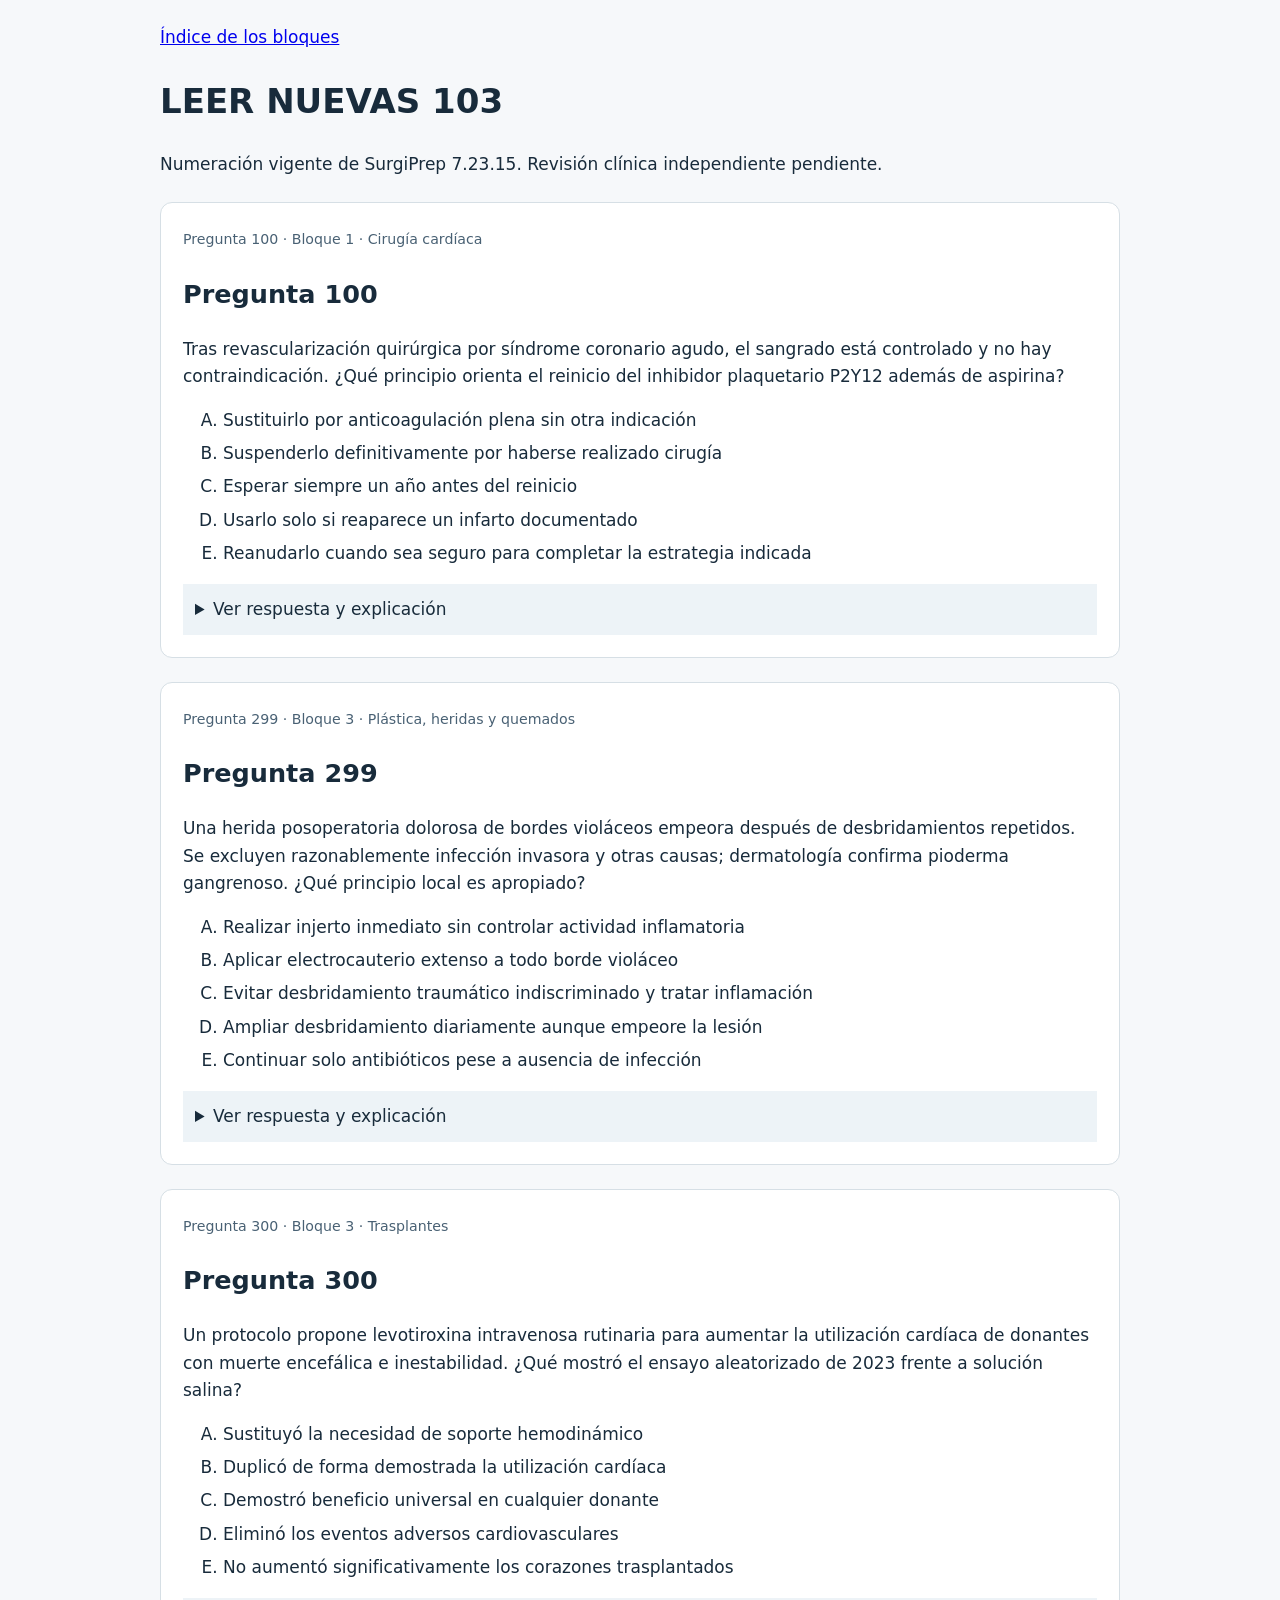
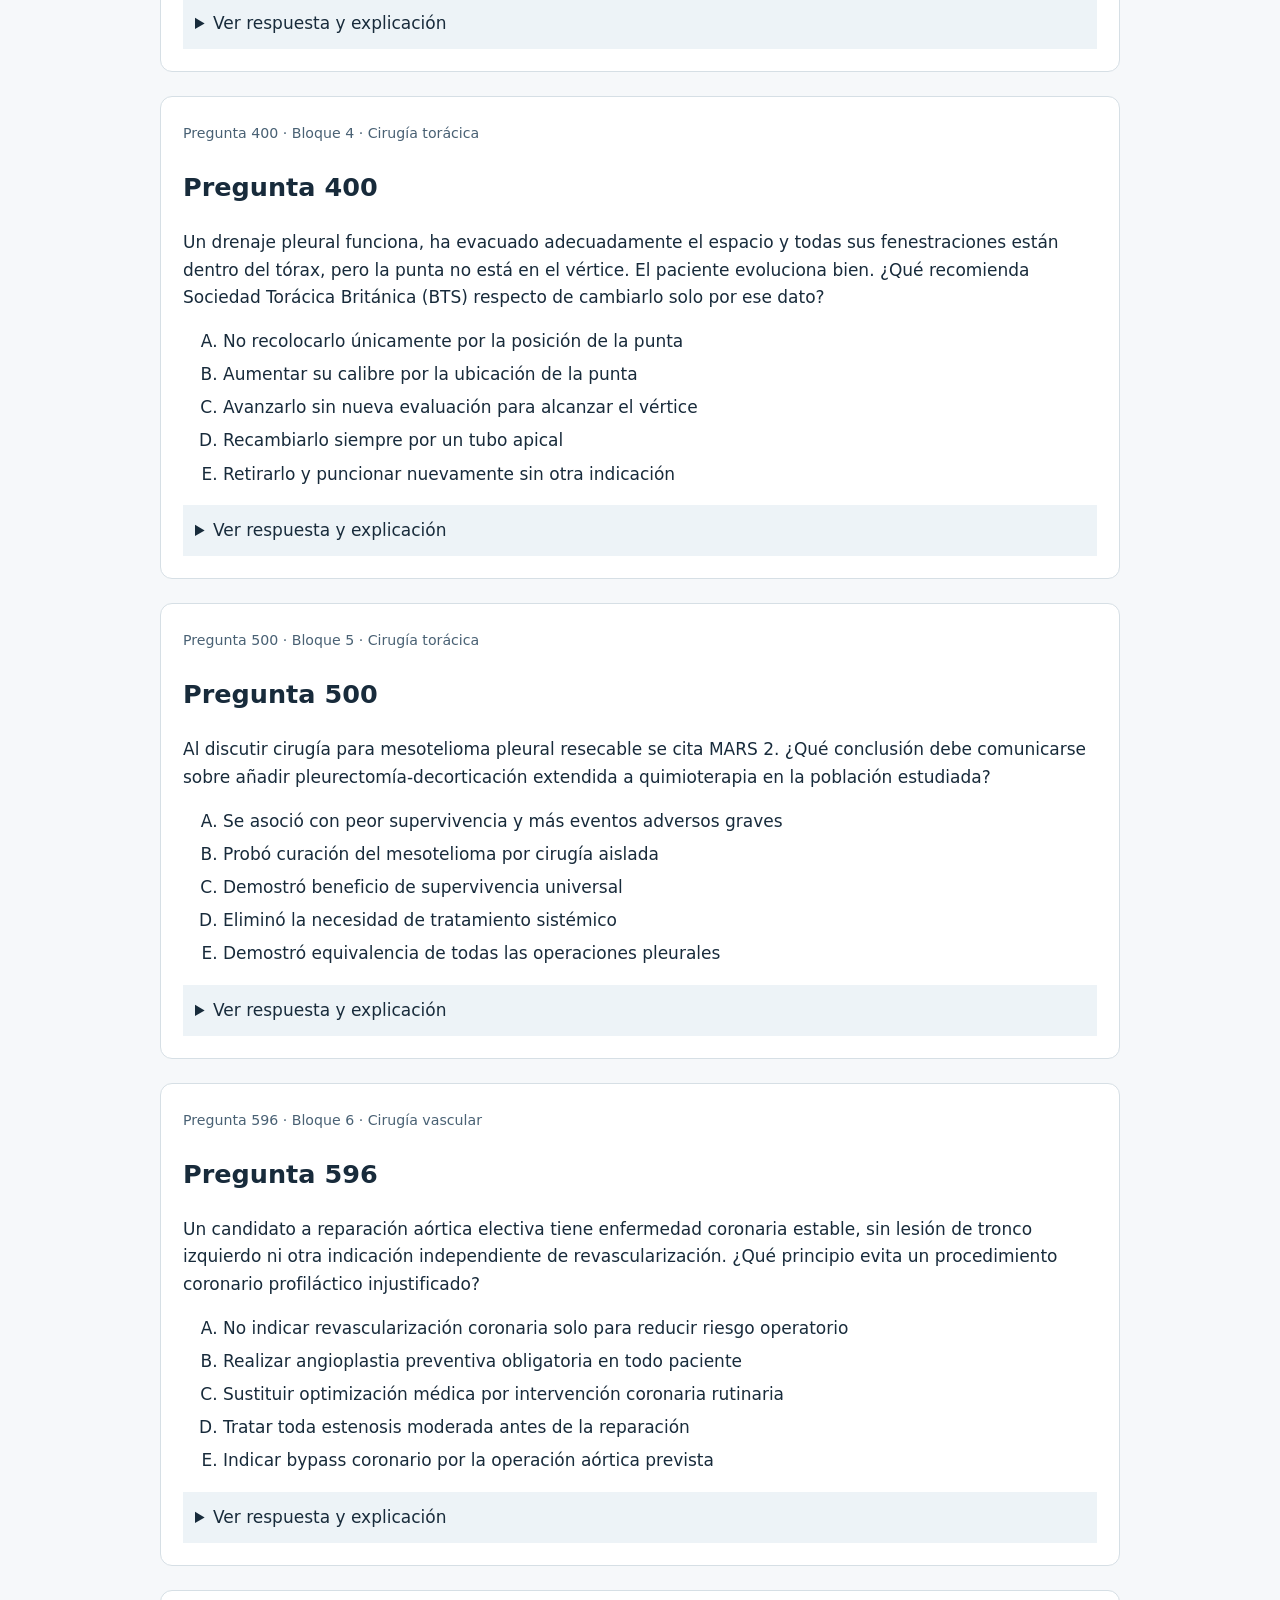
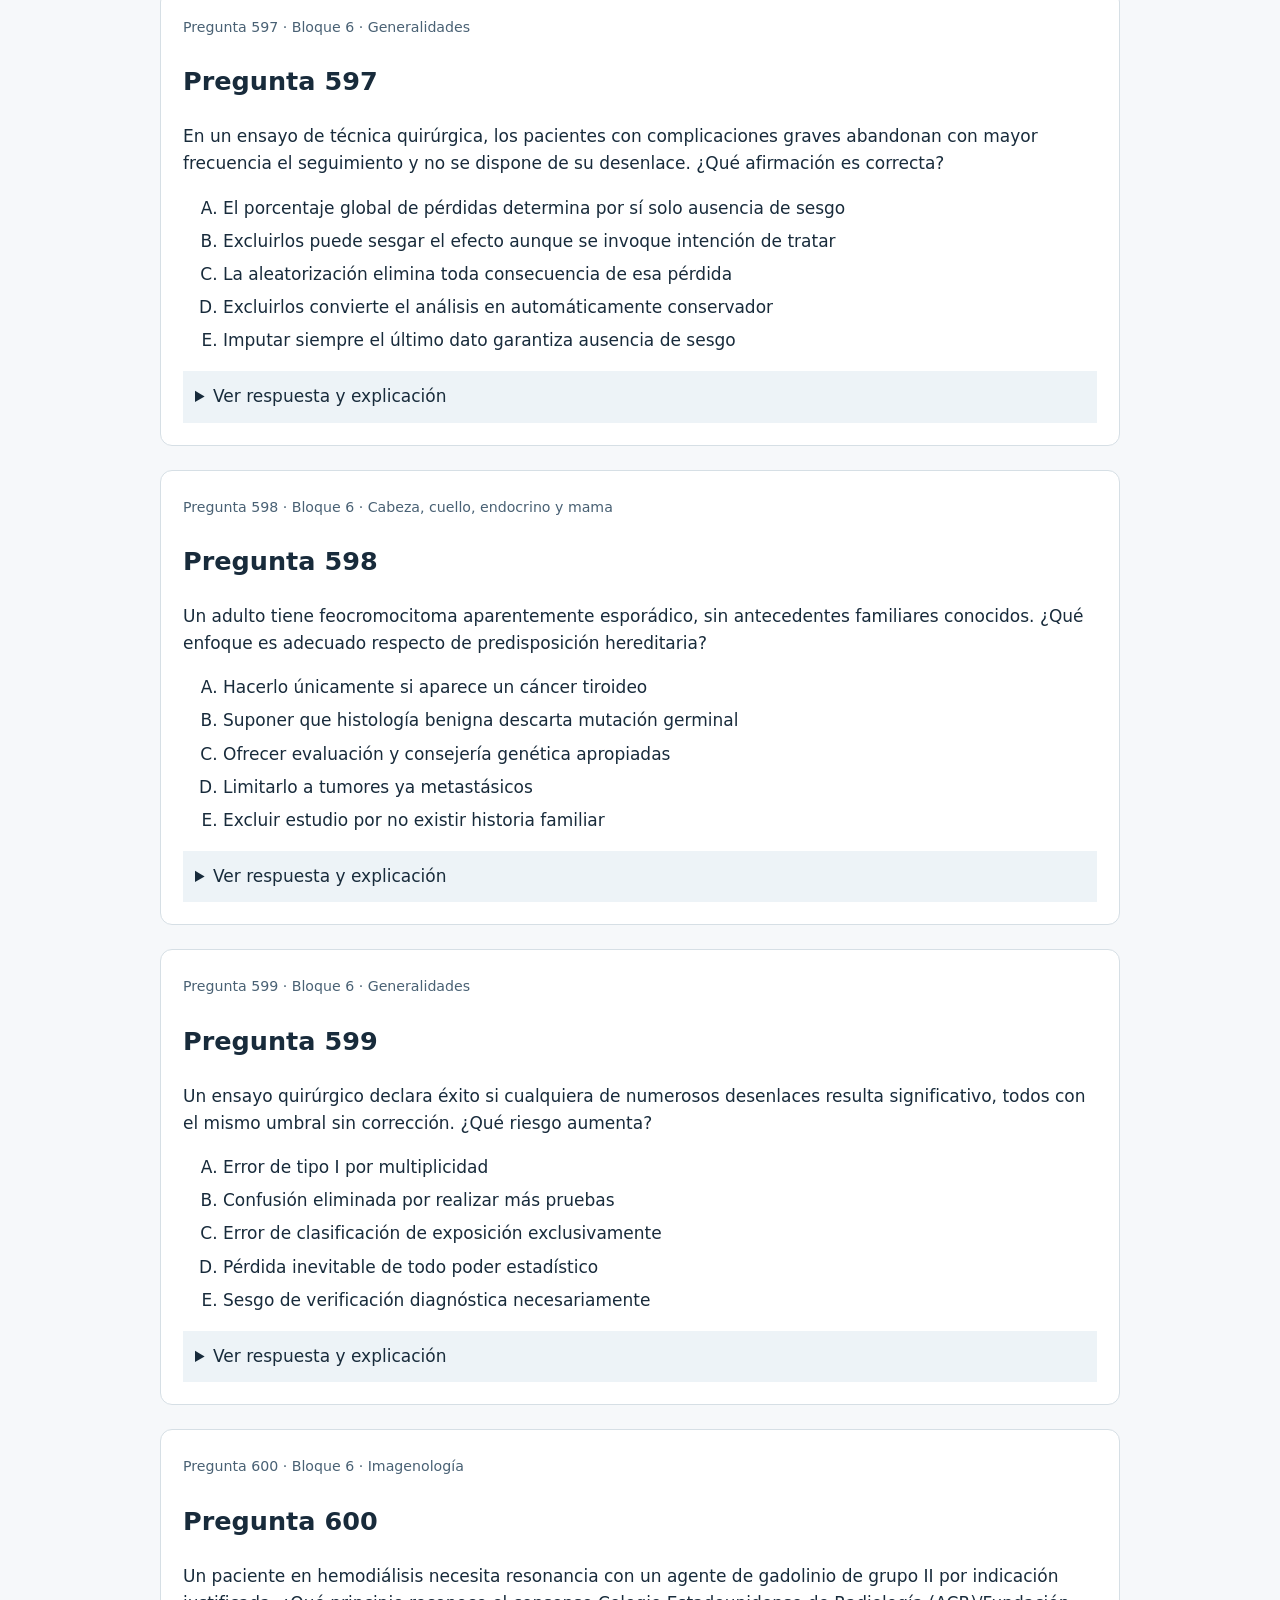
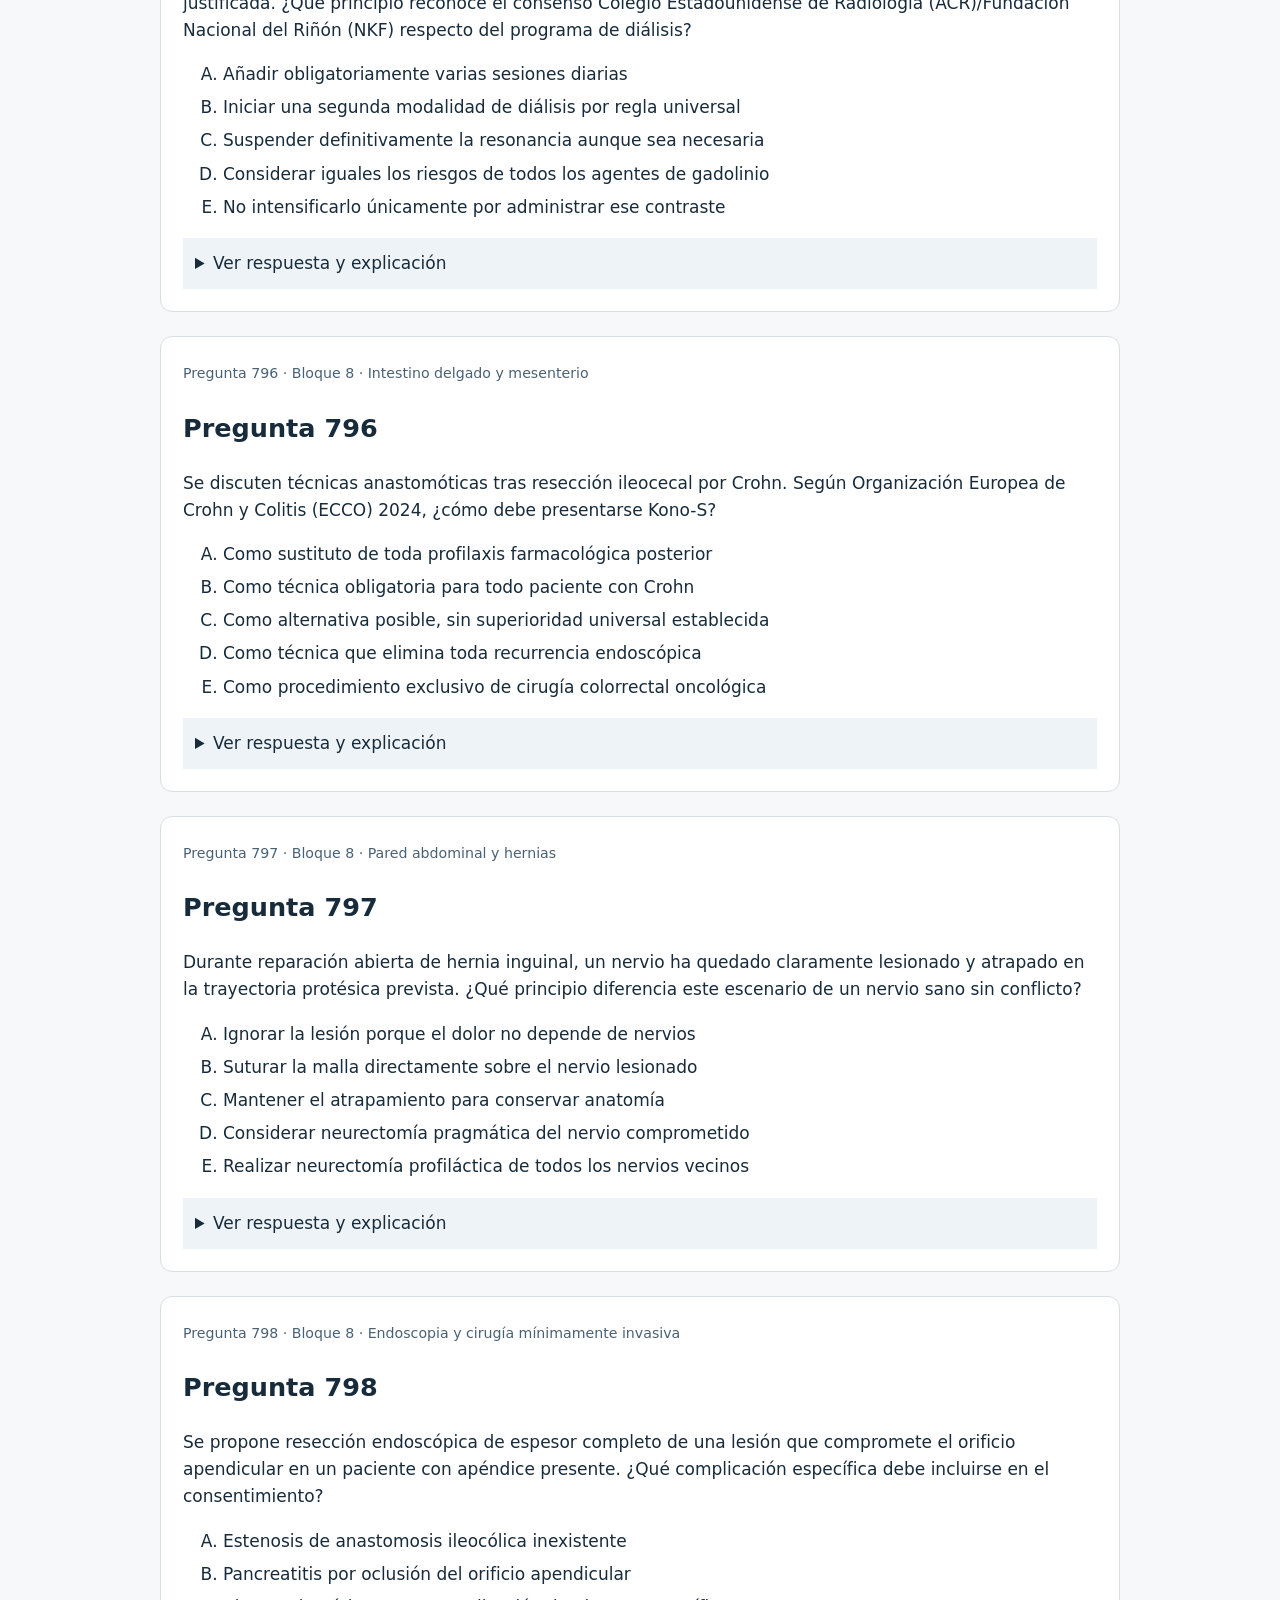
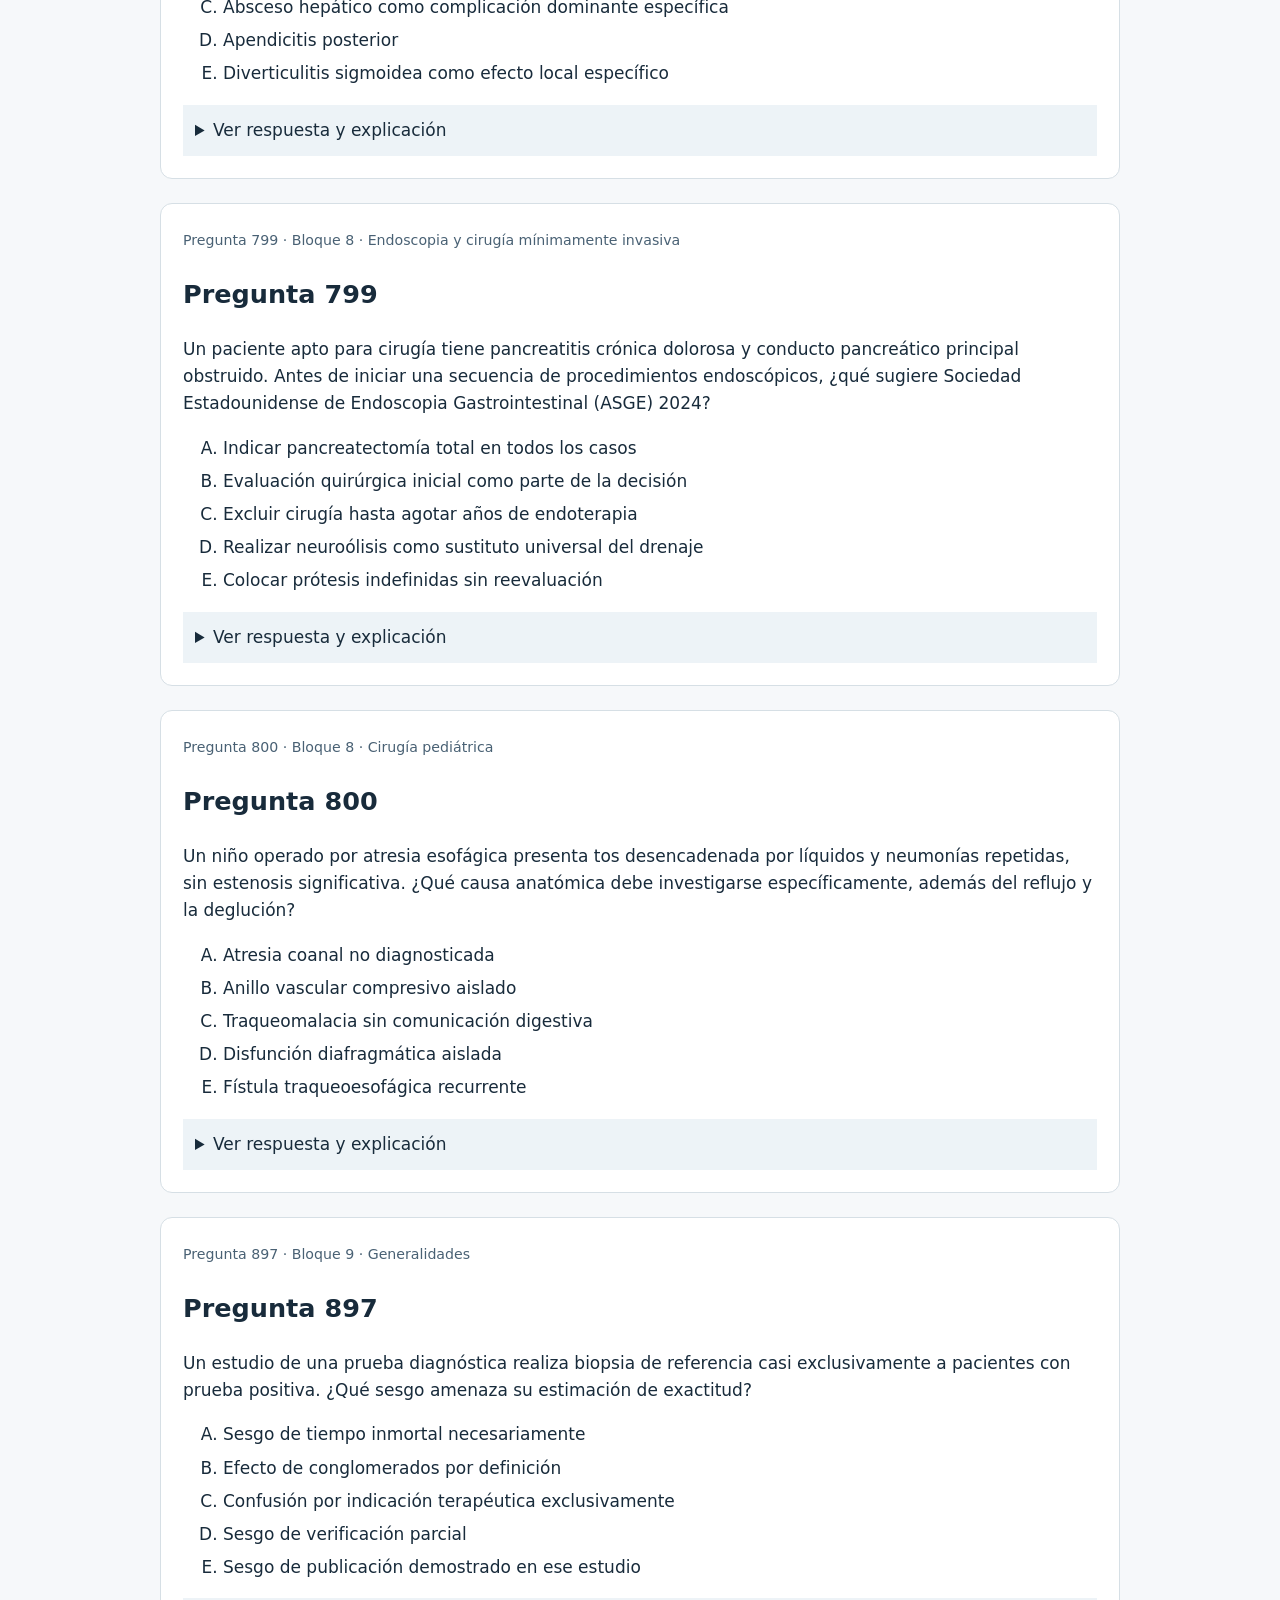
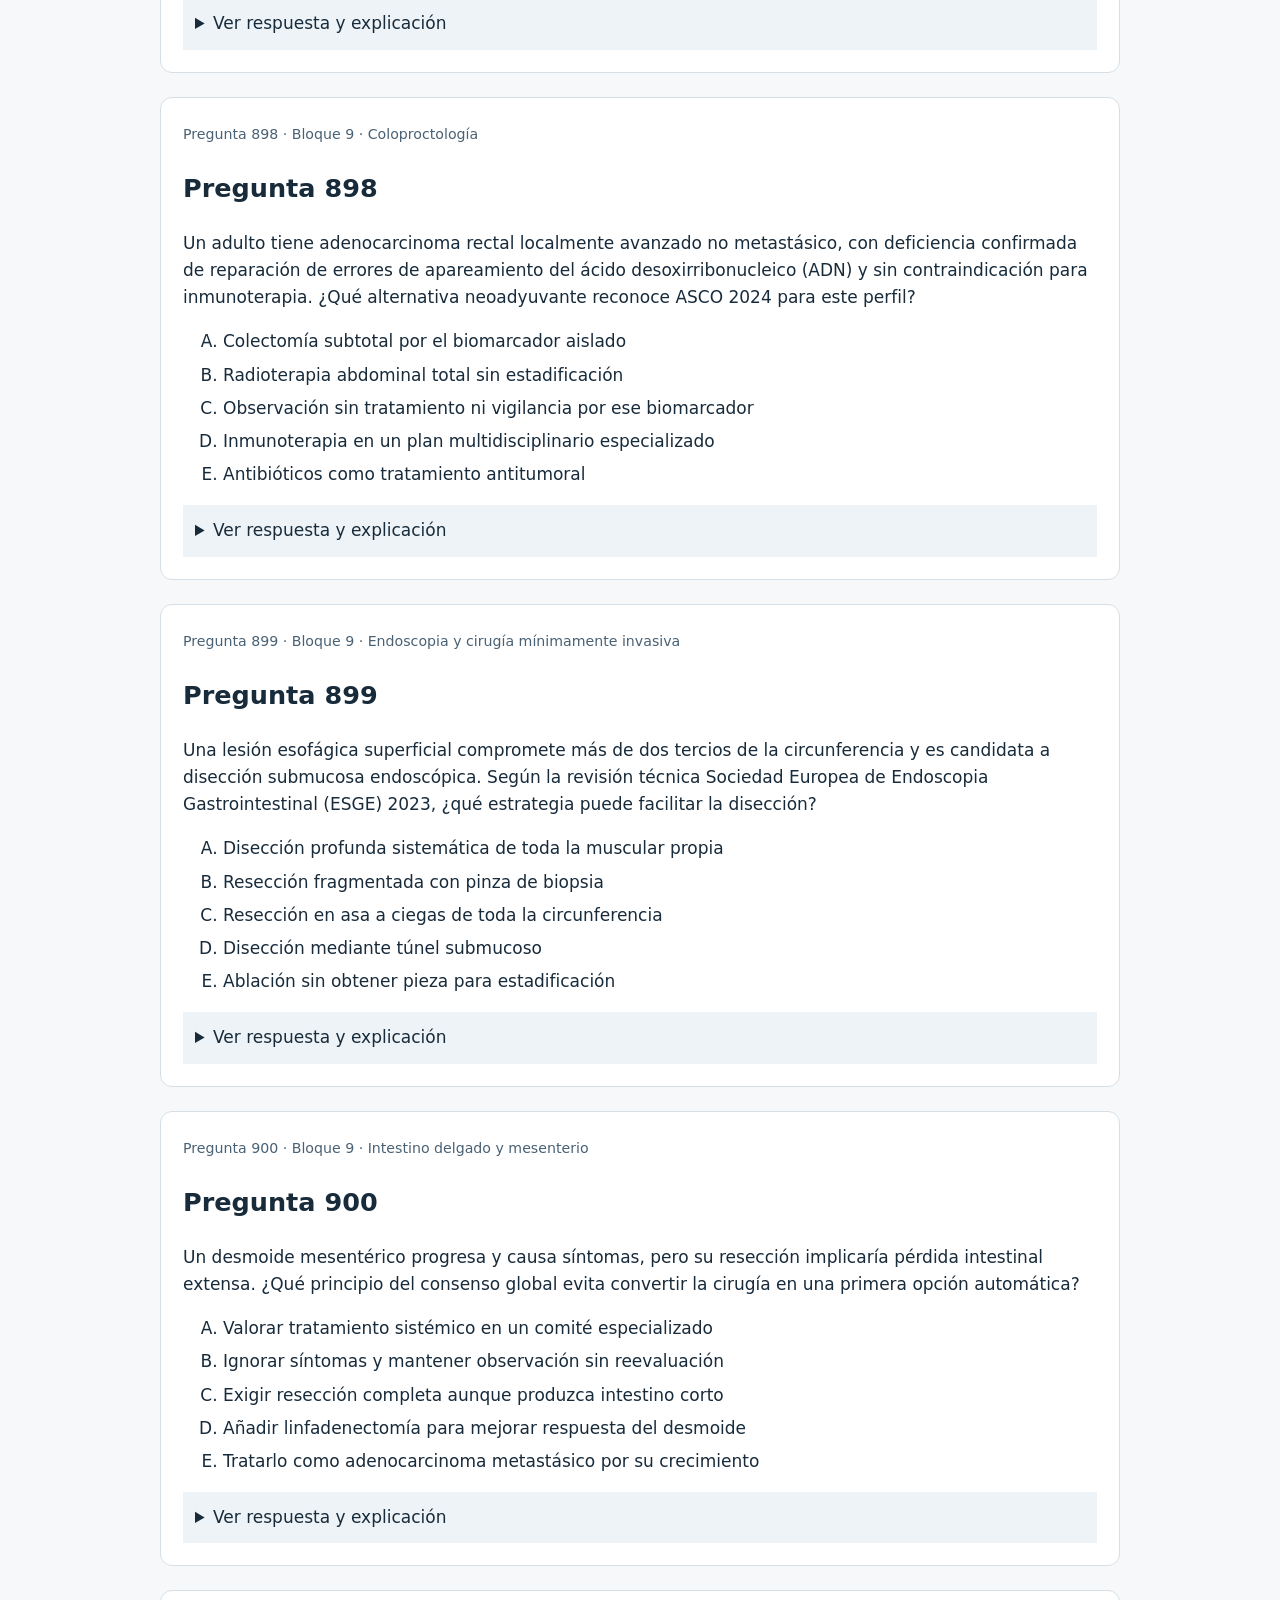
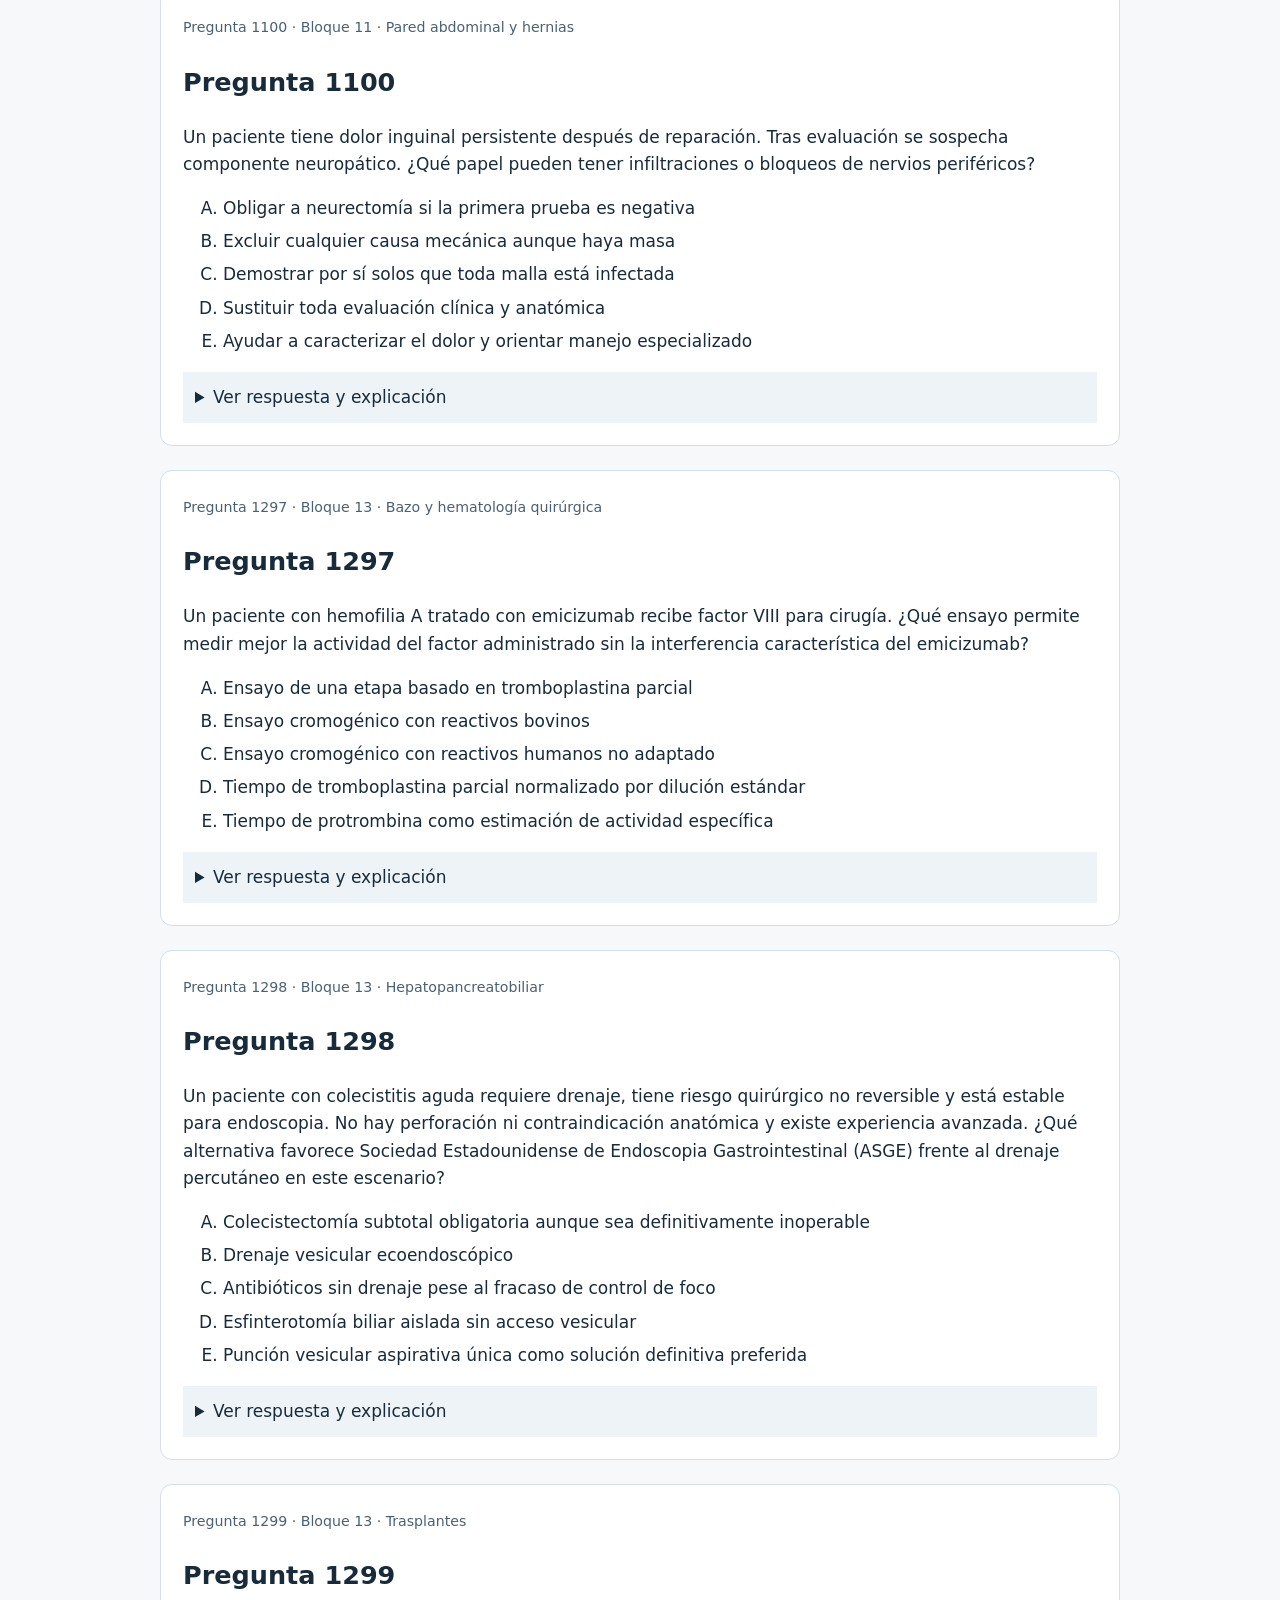
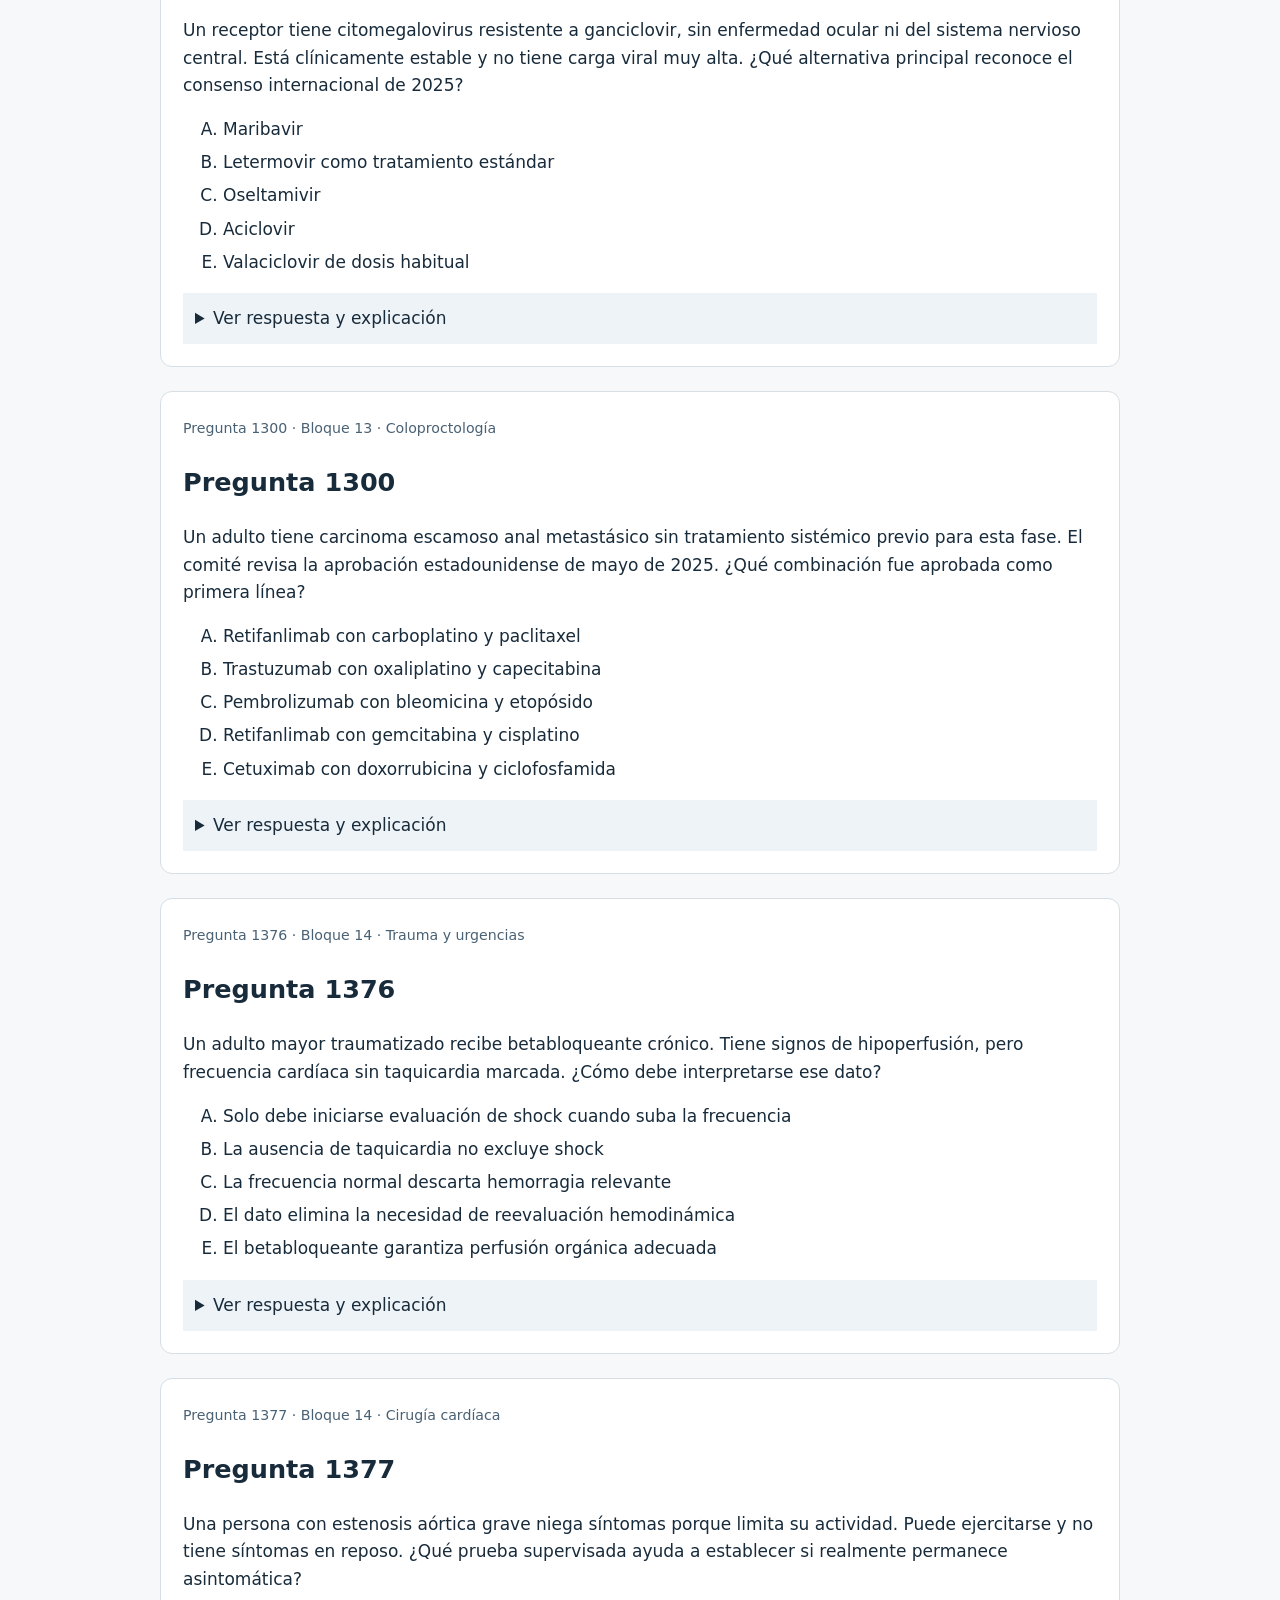
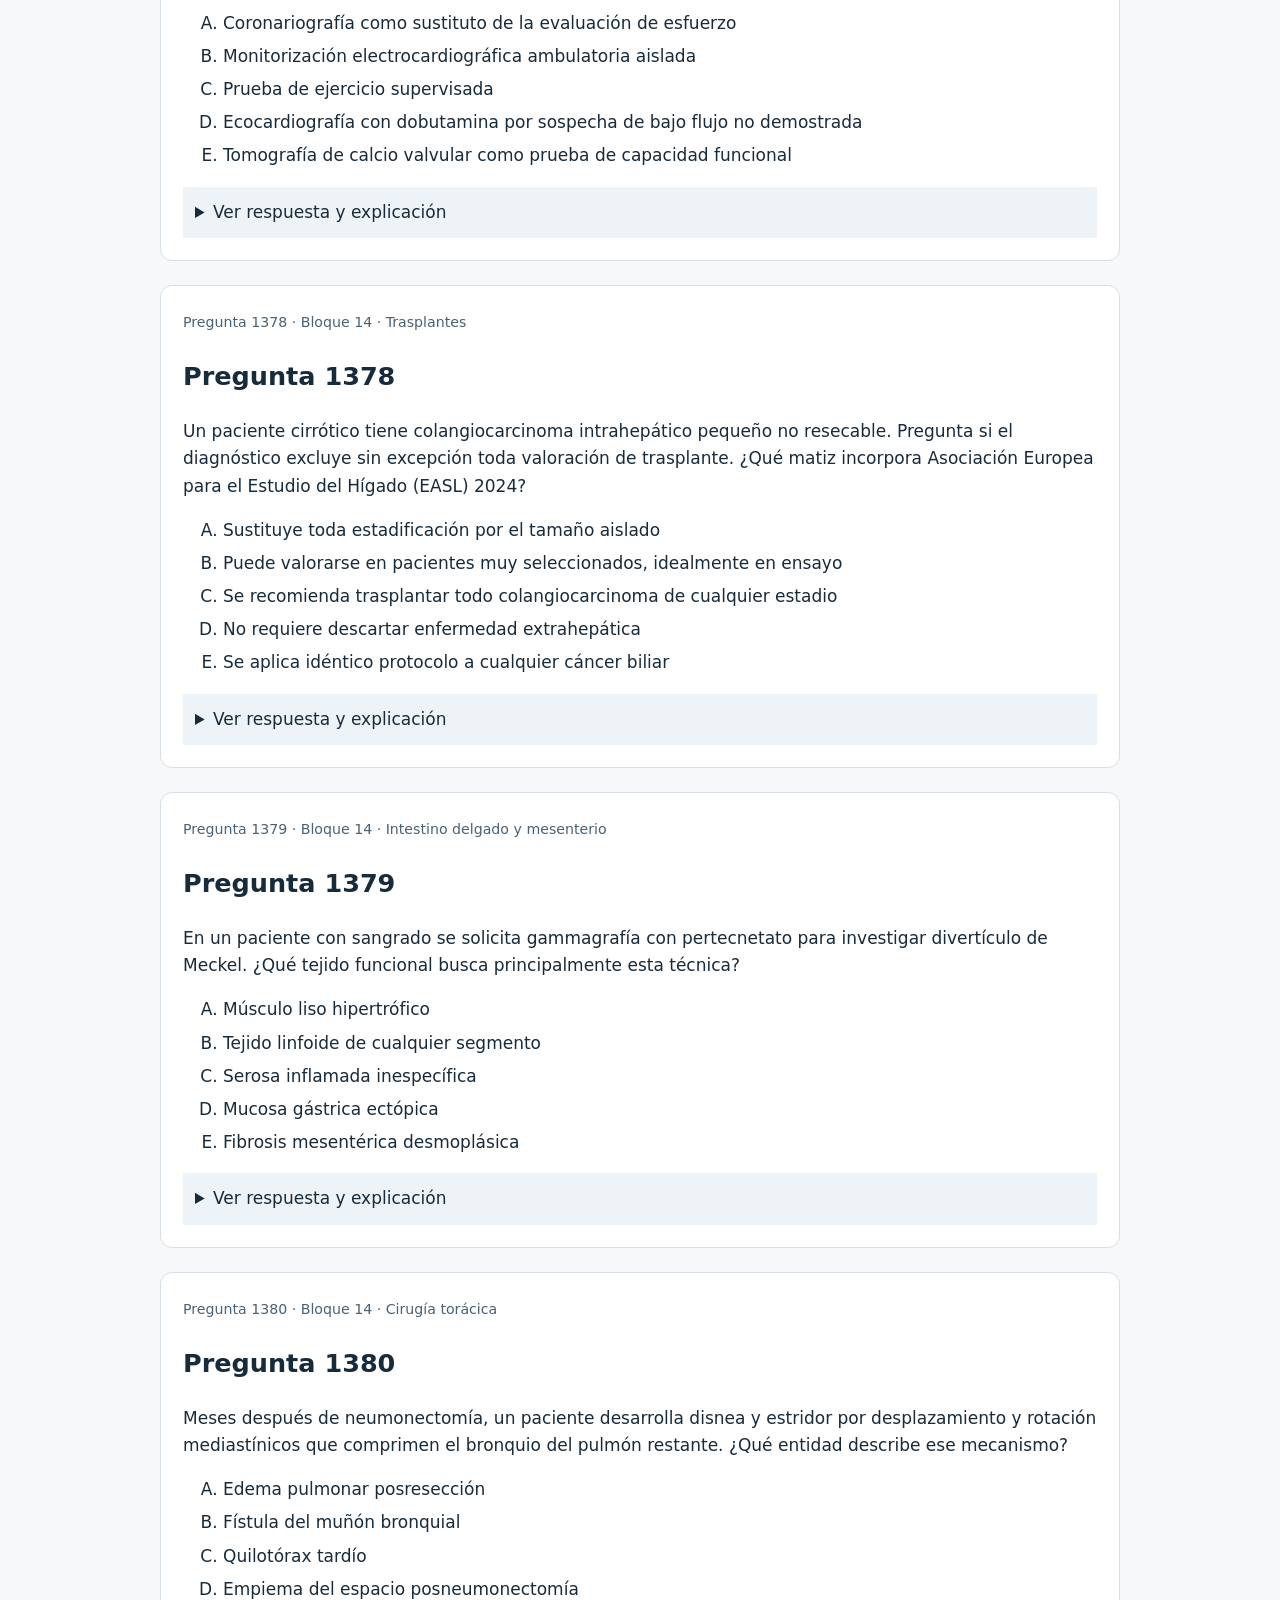
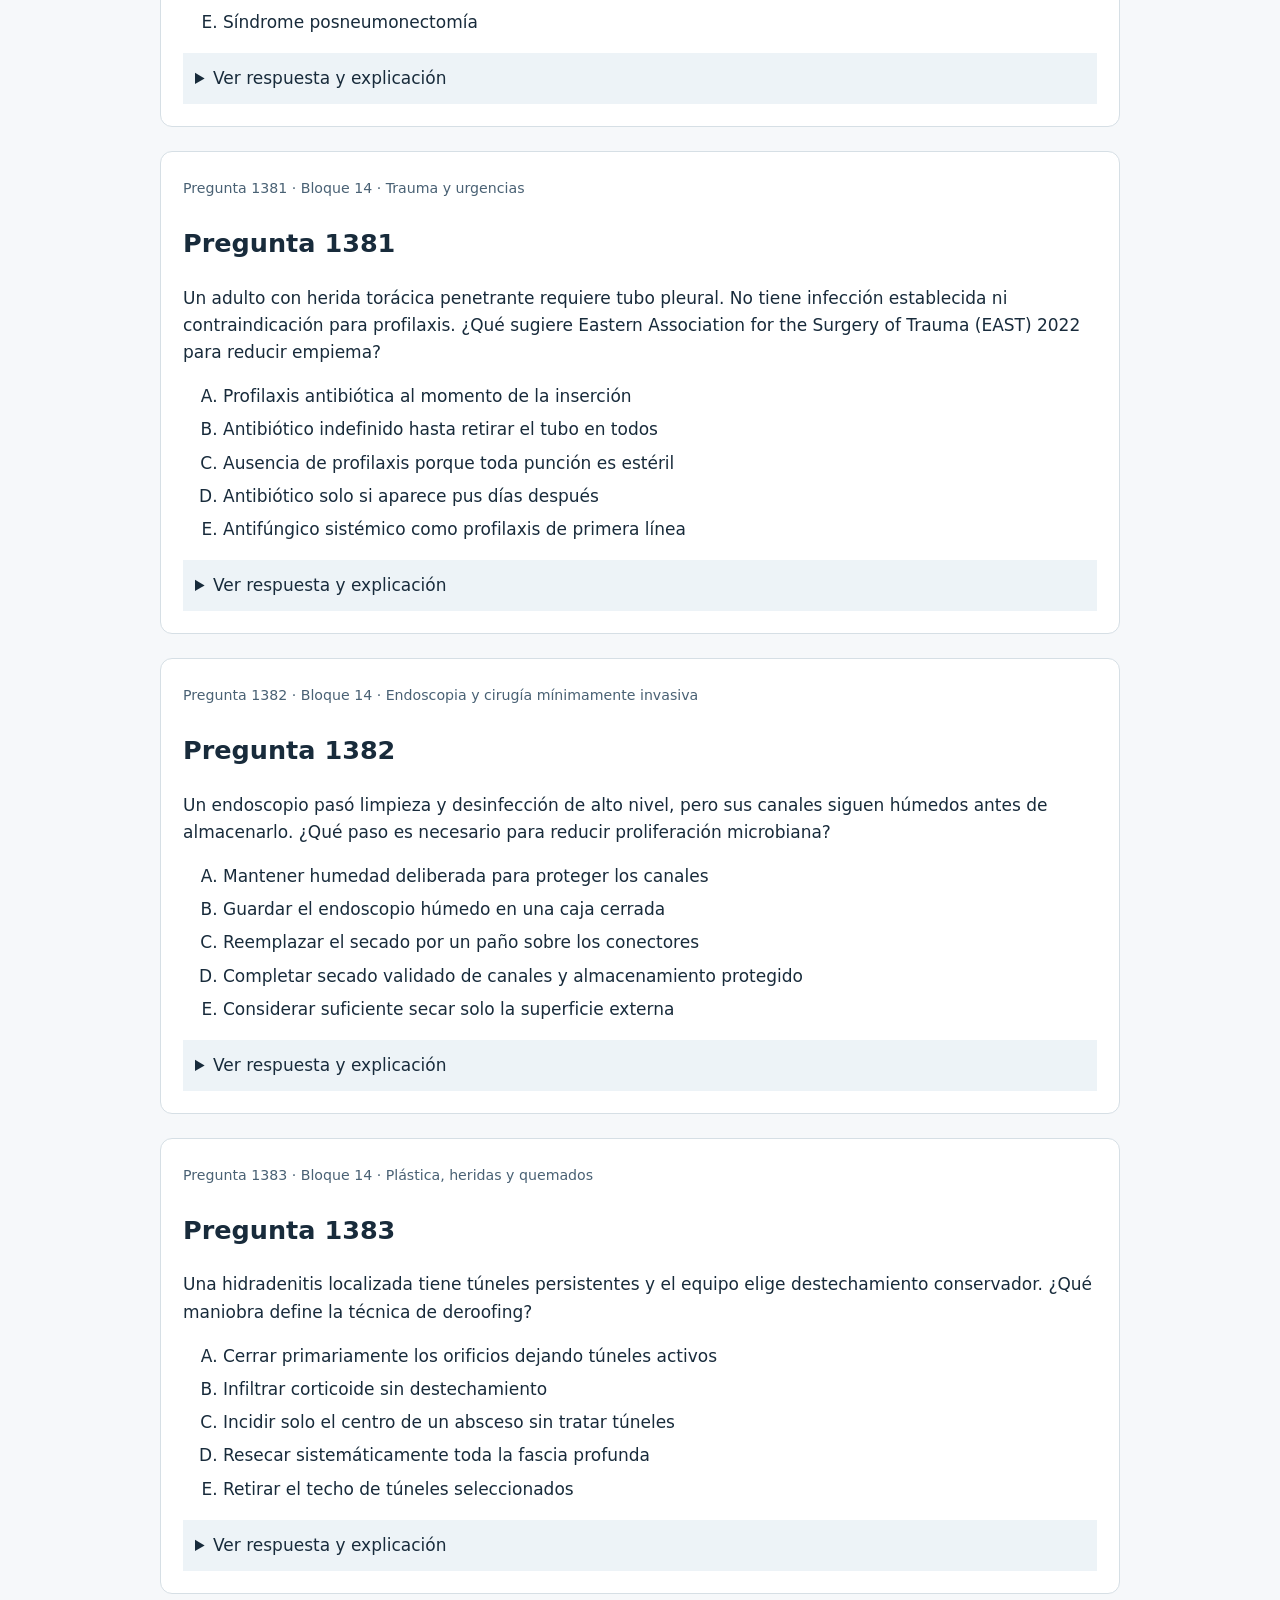
<file: LEER_NUEVAS_103.html>
<!doctype html><html lang="es"><head><meta charset="utf-8"><meta name="viewport" content="width=device-width,initial-scale=1"><title>LEER NUEVAS 103</title><style>body{max-width:960px;margin:24px auto;padding:0 18px;font:17px/1.6 system-ui;color:#182b3b;background:#f6f8fa}article{background:white;border:1px solid #d6dfe5;border-radius:12px;padding:22px;margin:24px 0}small{color:#496174}details{padding:12px;background:#edf3f7;margin-top:15px}img{display:block;max-width:100%;height:auto;margin:16px auto}a{overflow-wrap:anywhere}li{margin:6px 0}</style></head><body><a href="LECTURA_BANCO/INDICE.html">Índice de los bloques</a><h1>LEER NUEVAS 103</h1><p>Numeración vigente de SurgiPrep 7.23.15. Revisión clínica independiente pendiente.</p><article id="pregunta-100"><small>Pregunta 100 · Bloque 1 · Cirugía cardíaca</small><h2>Pregunta 100</h2><p>Tras revascularización quirúrgica por síndrome coronario agudo, el sangrado está controlado y no hay contraindicación. ¿Qué principio orienta el reinicio del inhibidor plaquetario P2Y12 además de aspirina?</p><ol type="A"><li>Sustituirlo por anticoagulación plena sin otra indicación</li><li>Suspenderlo definitivamente por haberse realizado cirugía</li><li>Esperar siempre un año antes del reinicio</li><li>Usarlo solo si reaparece un infarto documentado</li><li>Reanudarlo cuando sea seguro para completar la estrategia indicada</li></ol><details><summary>Ver respuesta y explicación</summary><p><strong>Correcta: E</strong></p><p>Después de cirugía por síndrome coronario agudo se reevalúa y reinicia la doble antiagregación cuando el riesgo hemorrágico lo permite, según indicación y duración individualizadas.</p><details><summary>Análisis de alternativas</summary><ol type="A"><li>No es un sustituto equivalente sin otra indicación.</li><li>La cirugía no anula automáticamente la indicación.</li><li>Demora sin fundamento la protección indicada.</li><li>No es necesario esperar un nuevo evento.</li><li>Equilibra protección isquémica y hemostasia.</li></ol></details><p>Revisión pendiente: Pregunta nueva pendiente de revisión clínica independiente. · Dificultad editorial sin calibración empírica.</p><details><summary>Referencias bibliográficas de revisión</summary><ul><li><a href="https://academic.oup.com/ejcts/article/67/1/ezae355/7815986" target="_blank" rel="noopener noreferrer">2024 Guidelines on perioperative medication in adult cardiac surgery</a> · 2024<p>Consulta dirigida de recomendaciones, resúmenes o extractos públicos pertinentes. No se declara lectura íntegra ni revisión sistemática de toda la especialidad.</p></li></ul></details></details></article><article id="pregunta-299"><small>Pregunta 299 · Bloque 3 · Plástica, heridas y quemados</small><h2>Pregunta 299</h2><p>Una herida posoperatoria dolorosa de bordes violáceos empeora después de desbridamientos repetidos. Se excluyen razonablemente infección invasora y otras causas; dermatología confirma pioderma gangrenoso. ¿Qué principio local es apropiado?</p><ol type="A"><li>Realizar injerto inmediato sin controlar actividad inflamatoria</li><li>Aplicar electrocauterio extenso a todo borde violáceo</li><li>Evitar desbridamiento traumático indiscriminado y tratar inflamación</li><li>Ampliar desbridamiento diariamente aunque empeore la lesión</li><li>Continuar solo antibióticos pese a ausencia de infección</li></ol><details><summary>Ver respuesta y explicación</summary><p><strong>Correcta: C</strong></p><p>El pioderma gangrenoso puede empeorar por patergia. El manejo requiere controlar inflamación y evitar trauma innecesario, sin omitir evaluación de infección cuando sea pertinente.</p><details><summary>Análisis de alternativas</summary><ol type="A"><li>El lecho activo puede comprometer el resultado.</li><li>Añade daño traumático sin controlar la enfermedad.</li><li>Aborda el mecanismo que agrava la lesión.</li><li>Puede expandir la lesión por patergia.</li><li>No trata el mecanismo inflamatorio confirmado.</li></ol></details><p>Revisión pendiente: Pregunta nueva pendiente de revisión clínica independiente. · Dificultad editorial sin calibración empírica.</p><details><summary>Referencias bibliográficas de revisión</summary><ul><li><a href="https://onlinelibrary.wiley.com/doi/full/10.1111/1346-8138.16845" target="_blank" rel="noopener noreferrer">Clinical guidance of pyoderma gangrenosum 2022</a> · 2023<p>Consulta dirigida de recomendaciones, resúmenes o extractos públicos pertinentes. No se declara lectura íntegra ni revisión sistemática de toda la especialidad.</p></li></ul></details></details></article><article id="pregunta-300"><small>Pregunta 300 · Bloque 3 · Trasplantes</small><h2>Pregunta 300</h2><p>Un protocolo propone levotiroxina intravenosa rutinaria para aumentar la utilización cardíaca de donantes con muerte encefálica e inestabilidad. ¿Qué mostró el ensayo aleatorizado de 2023 frente a solución salina?</p><ol type="A"><li>Sustituyó la necesidad de soporte hemodinámico</li><li>Duplicó de forma demostrada la utilización cardíaca</li><li>Demostró beneficio universal en cualquier donante</li><li>Eliminó los eventos adversos cardiovasculares</li><li>No aumentó significativamente los corazones trasplantados</li></ol><details><summary>Ver respuesta y explicación</summary><p><strong>Correcta: E</strong></p><p>El ensayo no demostró aumento significativo de corazones trasplantados con levotiroxina en la población estudiada. No respalda prometer ese beneficio por uso rutinario.</p><details><summary>Análisis de alternativas</summary><ol type="A"><li>No elimina otras necesidades de soporte.</li><li>No fue el resultado observado.</li><li>Excede la población y los resultados del estudio.</li><li>No se demostró tal efecto protector universal.</li><li>Refleja el desenlace principal del ensayo.</li></ol></details><p>Revisión pendiente: Pregunta nueva pendiente de revisión clínica independiente. · Dificultad editorial sin calibración empírica.</p><details><summary>Referencias bibliográficas de revisión</summary><ul><li><a href="https://pubmed.ncbi.nlm.nih.gov/38048188/" target="_blank" rel="noopener noreferrer">Intravenous Levothyroxine for Unstable Brain-Dead Heart Donors</a> · 2023<p>Consulta dirigida de recomendaciones, resúmenes o extractos públicos pertinentes. No se declara lectura íntegra ni revisión sistemática de toda la especialidad.</p></li></ul></details></details></article><article id="pregunta-400"><small>Pregunta 400 · Bloque 4 · Cirugía torácica</small><h2>Pregunta 400</h2><p>Un drenaje pleural funciona, ha evacuado adecuadamente el espacio y todas sus fenestraciones están dentro del tórax, pero la punta no está en el vértice. El paciente evoluciona bien. ¿Qué recomienda Sociedad Torácica Británica (BTS) respecto de cambiarlo solo por ese dato?</p><ol type="A"><li>No recolocarlo únicamente por la posición de la punta</li><li>Aumentar su calibre por la ubicación de la punta</li><li>Avanzarlo sin nueva evaluación para alcanzar el vértice</li><li>Recambiarlo siempre por un tubo apical</li><li>Retirarlo y puncionar nuevamente sin otra indicación</li></ol><details><summary>Ver respuesta y explicación</summary><p><strong>Correcta: A</strong></p><p>Un drenaje eficaz con todas las fenestraciones intratorácicas no debe recolocarse solo por una posición no idealizada de su punta. Importan función y contexto clínico.</p><details><summary>Análisis de alternativas</summary><ol type="A"><li>Evita manipulación innecesaria de un drenaje eficaz.</li><li>El calibre no corrige una complicación inexistente.</li><li>Añade riesgo sin demostrar necesidad.</li><li>No hay indicación automática de recambio.</li><li>Expone a un nuevo procedimiento sin beneficio establecido.</li></ol></details><p>Revisión pendiente: Pregunta nueva pendiente de revisión clínica independiente. · Dificultad editorial sin calibración empírica.</p><details><summary>Referencias bibliográficas de revisión</summary><ul><li><a href="https://thorax.bmj.com/content/78/Suppl_3/s43" target="_blank" rel="noopener noreferrer">Clinical Statement on pleural procedures (2023), con errata de 2026</a> · 2023<p>Consulta dirigida de recomendaciones, resúmenes o extractos públicos pertinentes. No se declara lectura íntegra ni revisión sistemática de toda la especialidad.</p></li></ul></details></details></article><article id="pregunta-500"><small>Pregunta 500 · Bloque 5 · Cirugía torácica</small><h2>Pregunta 500</h2><p>Al discutir cirugía para mesotelioma pleural resecable se cita MARS 2. ¿Qué conclusión debe comunicarse sobre añadir pleurectomía-decorticación extendida a quimioterapia en la población estudiada?</p><ol type="A"><li>Se asoció con peor supervivencia y más eventos adversos graves</li><li>Probó curación del mesotelioma por cirugía aislada</li><li>Demostró beneficio de supervivencia universal</li><li>Eliminó la necesidad de tratamiento sistémico</li><li>Demostró equivalencia de todas las operaciones pleurales</li></ol><details><summary>Ver respuesta y explicación</summary><p><strong>Correcta: A</strong></p><p>MARS 2 encontró peores resultados de supervivencia y más eventos adversos graves al añadir esa operación. La decisión requiere discusión especializada y no puede prometerse un beneficio universal.</p><details><summary>Análisis de alternativas</summary><ol type="A"><li>Corresponde a la interpretación del ensayo.</li><li>No evaluó ni demostró esa afirmación.</li><li>Contradice su resultado principal.</li><li>Ambos grupos incluyeron quimioterapia.</li><li>El ensayo no comparó todas las operaciones posibles.</li></ol></details><p>Revisión pendiente: Pregunta nueva pendiente de revisión clínica independiente. · Dificultad editorial sin calibración empírica.</p><details><summary>Referencias bibliográficas de revisión</summary><ul><li><a href="https://pubmed.ncbi.nlm.nih.gov/38740044/" target="_blank" rel="noopener noreferrer">Extended pleurectomy decortication and chemotherapy versus chemotherapy alone for pleural mesothelioma (MARS 2)</a> · 2024<p>Consulta dirigida de recomendaciones, resúmenes o extractos públicos pertinentes. No se declara lectura íntegra ni revisión sistemática de toda la especialidad.</p></li></ul></details></details></article><article id="pregunta-596"><small>Pregunta 596 · Bloque 6 · Cirugía vascular</small><h2>Pregunta 596</h2><p>Un candidato a reparación aórtica electiva tiene enfermedad coronaria estable, sin lesión de tronco izquierdo ni otra indicación independiente de revascularización. ¿Qué principio evita un procedimiento coronario profiláctico injustificado?</p><ol type="A"><li>No indicar revascularización coronaria solo para reducir riesgo operatorio</li><li>Realizar angioplastia preventiva obligatoria en todo paciente</li><li>Sustituir optimización médica por intervención coronaria rutinaria</li><li>Tratar toda estenosis moderada antes de la reparación</li><li>Indicar bypass coronario por la operación aórtica prevista</li></ol><details><summary>Ver respuesta y explicación</summary><p><strong>Correcta: A</strong></p><p>La revascularización coronaria no se indica rutinariamente solo para disminuir riesgo de cirugía vascular en enfermedad estable sin indicación independiente. Debe mantenerse evaluación y optimización apropiadas.</p><details><summary>Análisis de alternativas</summary><ol type="A"><li>Distingue indicación coronaria propia de profilaxis rutinaria.</li><li>No aporta beneficio universal demostrado.</li><li>La intervención no reemplaza la prevención médica.</li><li>La severidad y contexto importan.</li><li>La operación aórtica por sí sola no basta.</li></ol></details><p>Revisión pendiente: Pregunta nueva pendiente de revisión clínica independiente. · Dificultad editorial sin calibración empírica.</p><details><summary>Referencias bibliográficas de revisión</summary><ul><li><a href="https://esvs.org/wp-content/uploads/2024/02/ESVS-2024-AAA-Guidelines.pdf" target="_blank" rel="noopener noreferrer">2024 Clinical Practice Guidelines on the Management of Abdominal Aorto-Iliac Artery Aneurysms</a> · 2024<p>Consulta dirigida de recomendaciones, resúmenes o extractos públicos pertinentes. No se declara lectura íntegra ni revisión sistemática de toda la especialidad.</p></li></ul></details></details></article><article id="pregunta-597"><small>Pregunta 597 · Bloque 6 · Generalidades</small><h2>Pregunta 597</h2><p>En un ensayo de técnica quirúrgica, los pacientes con complicaciones graves abandonan con mayor frecuencia el seguimiento y no se dispone de su desenlace. ¿Qué afirmación es correcta?</p><ol type="A"><li>El porcentaje global de pérdidas determina por sí solo ausencia de sesgo</li><li>Excluirlos puede sesgar el efecto aunque se invoque intención de tratar</li><li>La aleatorización elimina toda consecuencia de esa pérdida</li><li>Excluirlos convierte el análisis en automáticamente conservador</li><li>Imputar siempre el último dato garantiza ausencia de sesgo</li></ol><details><summary>Ver respuesta y explicación</summary><p><strong>Correcta: B</strong></p><p>Los datos faltantes relacionados con el desenlace pueden sesgar el resultado; invocar intención de tratar no resuelve el problema sin estrategias y análisis apropiados.</p><details><summary>Análisis de alternativas</summary><ol type="A"><li>Importan también motivos y distribución de las pérdidas.</li><li>Importa la relación entre pérdida y desenlace.</li><li>No garantiza comparabilidad entre quienes permanecen observados.</li><li>La dirección del sesgo depende del mecanismo.</li><li>Esa imputación puede introducir sus propios supuestos y sesgos.</li></ol></details><p>Revisión pendiente: Pregunta nueva pendiente de revisión clínica independiente. · Dificultad editorial sin calibración empírica.</p><details><summary>Referencias bibliográficas de revisión</summary><ul><li><a href="https://www.cochrane.org/authors/handbooks-and-manuals/handbook/current/chapter-08" target="_blank" rel="noopener noreferrer">Handbook, chapter 8: Assessing risk of bias in a randomized trial</a> · versión en línea<p>Consulta dirigida de recomendaciones, resúmenes o extractos públicos pertinentes. No se declara lectura íntegra ni revisión sistemática de toda la especialidad.</p></li></ul></details></details></article><article id="pregunta-598"><small>Pregunta 598 · Bloque 6 · Cabeza, cuello, endocrino y mama</small><h2>Pregunta 598</h2><p>Un adulto tiene feocromocitoma aparentemente esporádico, sin antecedentes familiares conocidos. ¿Qué enfoque es adecuado respecto de predisposición hereditaria?</p><ol type="A"><li>Hacerlo únicamente si aparece un cáncer tiroideo</li><li>Suponer que histología benigna descarta mutación germinal</li><li>Ofrecer evaluación y consejería genética apropiadas</li><li>Limitarlo a tumores ya metastásicos</li><li>Excluir estudio por no existir historia familiar</li></ol><details><summary>Ver respuesta y explicación</summary><p><strong>Correcta: C</strong></p><p>El carácter aparentemente esporádico no excluye predisposición hereditaria en feocromocitoma o paraganglioma. Debe considerarse evaluación genética con consejería.</p><details><summary>Análisis de alternativas</summary><ol type="A"><li>No es necesario esperar otro tumor.</li><li>La histología no excluye una variante germinal.</li><li>Puede detectar predisposición incluso sin historia conocida.</li><li>La indicación no se limita a metástasis.</li><li>Puede haber enfermedad hereditaria sin ese antecedente.</li></ol></details><p>Revisión pendiente: Pregunta nueva pendiente de revisión clínica independiente. · Dificultad editorial sin calibración empírica.</p><details><summary>Referencias bibliográficas de revisión</summary><ul><li><a href="https://www.cancer.gov/types/pheochromocytoma/hp/pheochromocytoma-treatment-pdq" target="_blank" rel="noopener noreferrer">Pheochromocytoma and Paraganglioma Treatment (PDQ), health professional version</a> · recurso vivo<p>Consulta dirigida de recomendaciones, resúmenes o extractos públicos pertinentes. No se declara lectura íntegra ni revisión sistemática de toda la especialidad.</p></li></ul></details></details></article><article id="pregunta-599"><small>Pregunta 599 · Bloque 6 · Generalidades</small><h2>Pregunta 599</h2><p>Un ensayo quirúrgico declara éxito si cualquiera de numerosos desenlaces resulta significativo, todos con el mismo umbral sin corrección. ¿Qué riesgo aumenta?</p><ol type="A"><li>Error de tipo I por multiplicidad</li><li>Confusión eliminada por realizar más pruebas</li><li>Error de clasificación de exposición exclusivamente</li><li>Pérdida inevitable de todo poder estadístico</li><li>Sesgo de verificación diagnóstica necesariamente</li></ol><details><summary>Ver respuesta y explicación</summary><p><strong>Correcta: A</strong></p><p>Evaluar múltiples oportunidades de declarar eficacia puede aumentar falsos positivos si no se controla la multiplicidad. Debe preespecificarse la estrategia de inferencia.</p><details><summary>Análisis de alternativas</summary><ol type="A"><li>Es el riesgo directo del esquema descrito.</li><li>Más pruebas no elimina confusión.</li><li>No depende necesariamente de cómo se clasifica exposición.</li><li>Puede cambiar el poder, pero no obliga a perderlo todo.</li><li>Es otro problema metodológico.</li></ol></details><p>Revisión pendiente: Pregunta nueva pendiente de revisión clínica independiente. · Dificultad editorial sin calibración empírica.</p><details><summary>Referencias bibliográficas de revisión</summary><ul><li><a href="https://www.fda.gov/media/162416/download" target="_blank" rel="noopener noreferrer">Multiple Endpoints in Clinical Trials: Guidance for Industry</a> · 2022<p>Consulta dirigida de recomendaciones, resúmenes o extractos públicos pertinentes. No se declara lectura íntegra ni revisión sistemática de toda la especialidad.</p></li></ul></details></details></article><article id="pregunta-600"><small>Pregunta 600 · Bloque 6 · Imagenología</small><h2>Pregunta 600</h2><p>Un paciente en hemodiálisis necesita resonancia con un agente de gadolinio de grupo II por indicación justificada. ¿Qué principio reconoce el consenso Colegio Estadounidense de Radiología (ACR)/Fundación Nacional del Riñón (NKF) respecto del programa de diálisis?</p><ol type="A"><li>Añadir obligatoriamente varias sesiones diarias</li><li>Iniciar una segunda modalidad de diálisis por regla universal</li><li>Suspender definitivamente la resonancia aunque sea necesaria</li><li>Considerar iguales los riesgos de todos los agentes de gadolinio</li><li>No intensificarlo únicamente por administrar ese contraste</li></ol><details><summary>Ver respuesta y explicación</summary><p><strong>Correcta: E</strong></p><p>Con agentes de grupo II, el consenso no recomienda iniciar ni modificar diálisis únicamente por el contraste. Cuando sea factible puede coordinarse antes de una sesión habitual, sin retrasar indebidamente un estudio necesario.</p><details><summary>Análisis de alternativas</summary><ol type="A"><li>No se recomienda intensificar de esa manera por sí solo.</li><li>No es una exigencia del consenso.</li><li>La necesidad y riesgo se valoran individualmente.</li><li>La clasificación del agente importa para el riesgo.</li><li>Evita una intervención no justificada por el bajo riesgo del agente.</li></ol></details><p>Revisión pendiente: Pregunta nueva pendiente de revisión clínica independiente. · Dificultad editorial sin calibración empírica.</p><details><summary>Referencias bibliográficas de revisión</summary><ul><li><a href="https://pubs.rsna.org/doi/full/10.1148/radiol.2020202903" target="_blank" rel="noopener noreferrer">Use of Intravenous Gadolinium-based Contrast Media in Patients with Kidney Disease: Consensus Statements</a> · 2021<p>Consulta dirigida de recomendaciones, resúmenes o extractos públicos pertinentes. No se declara lectura íntegra ni revisión sistemática de toda la especialidad.</p></li></ul></details></details></article><article id="pregunta-796"><small>Pregunta 796 · Bloque 8 · Intestino delgado y mesenterio</small><h2>Pregunta 796</h2><p>Se discuten técnicas anastomóticas tras resección ileocecal por Crohn. Según Organización Europea de Crohn y Colitis (ECCO) 2024, ¿cómo debe presentarse Kono-S?</p><ol type="A"><li>Como sustituto de toda profilaxis farmacológica posterior</li><li>Como técnica obligatoria para todo paciente con Crohn</li><li>Como alternativa posible, sin superioridad universal establecida</li><li>Como técnica que elimina toda recurrencia endoscópica</li><li>Como procedimiento exclusivo de cirugía colorrectal oncológica</li></ol><details><summary>Ver respuesta y explicación</summary><p><strong>Correcta: C</strong></p><p>Organización Europea de Crohn y Colitis (ECCO) permite considerar Kono-S como alternativa; la evidencia no justifica afirmar superioridad universal ni abandonar vigilancia y prevención de recurrencia.</p><details><summary>Análisis de alternativas</summary><ol type="A"><li>La técnica no reemplaza el manejo posoperatorio integral.</li><li>No es una obligación universal.</li><li>Respeta el alcance de la recomendación.</li><li>Ninguna técnica garantiza ausencia de recurrencia.</li><li>También se aplica a resección ileocecal por Crohn.</li></ol></details><p>Revisión pendiente: Pregunta nueva pendiente de revisión clínica independiente. · Dificultad editorial sin calibración empírica.</p><details><summary>Referencias bibliográficas de revisión</summary><ul><li><a href="https://academic.oup.com/ecco-jcc/article/18/10/1556/7693896" target="_blank" rel="noopener noreferrer">Guidelines on Therapeutics in Crohn’s Disease: Surgical Treatment</a> · 2024<p>Consulta dirigida de recomendaciones, resúmenes o extractos públicos pertinentes. No se declara lectura íntegra ni revisión sistemática de toda la especialidad.</p></li></ul></details></details></article><article id="pregunta-797"><small>Pregunta 797 · Bloque 8 · Pared abdominal y hernias</small><h2>Pregunta 797</h2><p>Durante reparación abierta de hernia inguinal, un nervio ha quedado claramente lesionado y atrapado en la trayectoria protésica prevista. ¿Qué principio diferencia este escenario de un nervio sano sin conflicto?</p><ol type="A"><li>Ignorar la lesión porque el dolor no depende de nervios</li><li>Suturar la malla directamente sobre el nervio lesionado</li><li>Mantener el atrapamiento para conservar anatomía</li><li>Considerar neurectomía pragmática del nervio comprometido</li><li>Realizar neurectomía profiláctica de todos los nervios vecinos</li></ol><details><summary>Ver respuesta y explicación</summary><p><strong>Correcta: D</strong></p><p>Un nervio lesionado o en conflicto inevitable con la reparación puede requerir neurectomía pragmática. Esto no equivale a neurectomía profiláctica sistemática de nervios indemnes.</p><details><summary>Análisis de alternativas</summary><ol type="A"><li>Los nervios pueden participar en dolor persistente.</li><li>Puede perpetuar conflicto y dolor neuropático.</li><li>No trata el problema identificado.</li><li>Responde a un daño concreto reconocido.</li><li>Excede la indicación pragmática del nervio afectado.</li></ol></details><p>Revisión pendiente: Pregunta nueva pendiente de revisión clínica independiente. · Dificultad editorial sin calibración empírica.</p><details><summary>Referencias bibliográficas de revisión</summary><ul><li><a href="https://pmc.ncbi.nlm.nih.gov/articles/PMC5809582/" target="_blank" rel="noopener noreferrer">International guidelines for groin hernia management</a> · 2018<p>Consulta dirigida de recomendaciones, resúmenes o extractos públicos pertinentes. No se declara lectura íntegra ni revisión sistemática de toda la especialidad.</p></li></ul></details></details></article><article id="pregunta-798"><small>Pregunta 798 · Bloque 8 · Endoscopia y cirugía mínimamente invasiva</small><h2>Pregunta 798</h2><p>Se propone resección endoscópica de espesor completo de una lesión que compromete el orificio apendicular en un paciente con apéndice presente. ¿Qué complicación específica debe incluirse en el consentimiento?</p><ol type="A"><li>Estenosis de anastomosis ileocólica inexistente</li><li>Pancreatitis por oclusión del orificio apendicular</li><li>Absceso hepático como complicación dominante específica</li><li>Apendicitis posterior</li><li>Diverticulitis sigmoidea como efecto local específico</li></ol><details><summary>Ver respuesta y explicación</summary><p><strong>Correcta: D</strong></p><p>La resección de espesor completo del orificio apendicular puede obstruir el drenaje y causar apendicitis; algunos casos requieren operación. Debe valorarse al seleccionar el procedimiento.</p><details><summary>Análisis de alternativas</summary><ol type="A"><li>No existe la anastomosis propuesta.</li><li>No hay ese mecanismo de obstrucción pancreática.</li><li>No es la complicación dominante propia del orificio apendicular.</li><li>Es un riesgo específico reconocido de esa localización.</li><li>No es una consecuencia local específica del cierre apendicular.</li></ol></details><p>Revisión pendiente: Pregunta nueva pendiente de revisión clínica independiente. · Dificultad editorial sin calibración empírica.</p><details><summary>Referencias bibliográficas de revisión</summary><ul><li><a href="https://pubmed.ncbi.nlm.nih.gov/32894866/" target="_blank" rel="noopener noreferrer">Risk of appendicitis after endoscopic full-thickness resection of lesions involving the appendiceal orifice</a> · 2021<p>Consulta dirigida de recomendaciones, resúmenes o extractos públicos pertinentes. No se declara lectura íntegra ni revisión sistemática de toda la especialidad.</p></li></ul></details></details></article><article id="pregunta-799"><small>Pregunta 799 · Bloque 8 · Endoscopia y cirugía mínimamente invasiva</small><h2>Pregunta 799</h2><p>Un paciente apto para cirugía tiene pancreatitis crónica dolorosa y conducto pancreático principal obstruido. Antes de iniciar una secuencia de procedimientos endoscópicos, ¿qué sugiere Sociedad Estadounidense de Endoscopia Gastrointestinal (ASGE) 2024?</p><ol type="A"><li>Indicar pancreatectomía total en todos los casos</li><li>Evaluación quirúrgica inicial como parte de la decisión</li><li>Excluir cirugía hasta agotar años de endoterapia</li><li>Realizar neuroólisis como sustituto universal del drenaje</li><li>Colocar prótesis indefinidas sin reevaluación</li></ol><details><summary>Ver respuesta y explicación</summary><p><strong>Correcta: B</strong></p><p>Sociedad Estadounidense de Endoscopia Gastrointestinal (ASGE) sugiere evaluación quirúrgica antes de iniciar manejo endoscópico en pacientes aptos con pancreatitis crónica dolorosa y obstrucción ductal. No obliga a operar a todos.</p><details><summary>Análisis de alternativas</summary><ol type="A"><li>La extensión quirúrgica debe individualizarse.</li><li>Permite comparar estrategias duraderas desde el inicio.</li><li>Puede demorar una alternativa apropiada.</li><li>No resuelve universalmente la obstrucción.</li><li>Las prótesis requieren seguimiento y una estrategia definida.</li></ol></details><p>Revisión pendiente: Pregunta nueva pendiente de revisión clínica independiente. · Dificultad editorial sin calibración empírica.</p><details><summary>Referencias bibliográficas de revisión</summary><ul><li><a href="https://pubmed.ncbi.nlm.nih.gov/39115496/" target="_blank" rel="noopener noreferrer">Guideline on the role of endoscopy in the management of chronic pancreatitis</a> · 2024<p>Consulta dirigida de recomendaciones, resúmenes o extractos públicos pertinentes. No se declara lectura íntegra ni revisión sistemática de toda la especialidad.</p></li></ul></details></details></article><article id="pregunta-800"><small>Pregunta 800 · Bloque 8 · Cirugía pediátrica</small><h2>Pregunta 800</h2><p>Un niño operado por atresia esofágica presenta tos desencadenada por líquidos y neumonías repetidas, sin estenosis significativa. ¿Qué causa anatómica debe investigarse específicamente, además del reflujo y la deglución?</p><ol type="A"><li>Atresia coanal no diagnosticada</li><li>Anillo vascular compresivo aislado</li><li>Traqueomalacia sin comunicación digestiva</li><li>Disfunción diafragmática aislada</li><li>Fístula traqueoesofágica recurrente</li></ol><details><summary>Ver respuesta y explicación</summary><p><strong>Correcta: E</strong></p><p>Debe investigarse una comunicación traqueoesofágica recurrente ante aspiración relacionada con alimentación después de reparación. La evaluación no debe atribuir todo síntoma a reflujo.</p><details><summary>Análisis de alternativas</summary><ol type="A"><li>No es la explicación principal de aspiración al beber tras reparación.</li><li>Puede producir compresión, pero no comunica luz digestiva y aérea.</li><li>Puede causar colapso, pero no explica por sí sola el paso de líquidos.</li><li>No genera esa comunicación digestivo-respiratoria.</li><li>Puede explicar aspiración estrechamente ligada a la deglución.</li></ol></details><p>Revisión pendiente: Pregunta nueva pendiente de revisión clínica independiente. · Dificultad editorial sin calibración empírica.</p><details><summary>Referencias bibliográficas de revisión</summary><ul><li><a href="https://ern-lung.eu/wp-content/uploads/2025/08/Care-recommendations-for-the-respiratory-complications-of-Esophageal-Atresia.pdf" target="_blank" rel="noopener noreferrer">Care recommendations for the respiratory complications of esophageal atresia–tracheoesophageal fistula</a> · 2025<p>Consulta dirigida de recomendaciones, resúmenes o extractos públicos pertinentes. No se declara lectura íntegra ni revisión sistemática de toda la especialidad.</p></li></ul></details></details></article><article id="pregunta-897"><small>Pregunta 897 · Bloque 9 · Generalidades</small><h2>Pregunta 897</h2><p>Un estudio de una prueba diagnóstica realiza biopsia de referencia casi exclusivamente a pacientes con prueba positiva. ¿Qué sesgo amenaza su estimación de exactitud?</p><ol type="A"><li>Sesgo de tiempo inmortal necesariamente</li><li>Efecto de conglomerados por definición</li><li>Confusión por indicación terapéutica exclusivamente</li><li>Sesgo de verificación parcial</li><li>Sesgo de publicación demostrado en ese estudio</li></ol><details><summary>Ver respuesta y explicación</summary><p><strong>Correcta: D</strong></p><p>La aplicación selectiva del estándar de referencia según el resultado de la prueba puede producir sesgo de verificación parcial.</p><details><summary>Análisis de alternativas</summary><ol type="A"><li>No es el problema temporal descrito.</li><li>No depende aquí de asignación por conglomerados.</li><li>La cuestión es confirmación diagnóstica, no elección de tratamiento.</li><li>La confirmación depende de la prueba estudiada.</li><li>No se demuestra por ese diseño de verificación.</li></ol></details><p>Revisión pendiente: Pregunta nueva pendiente de revisión clínica independiente. · Dificultad editorial sin calibración empírica.</p><details><summary>Referencias bibliográficas de revisión</summary><ul><li><a href="https://pmc.ncbi.nlm.nih.gov/articles/PMC5128957/" target="_blank" rel="noopener noreferrer">STARD 2015 guidelines for reporting diagnostic accuracy studies: explanation and elaboration</a> · 2016<p>Consulta dirigida de recomendaciones, resúmenes o extractos públicos pertinentes. No se declara lectura íntegra ni revisión sistemática de toda la especialidad.</p></li></ul></details></details></article><article id="pregunta-898"><small>Pregunta 898 · Bloque 9 · Coloproctología</small><h2>Pregunta 898</h2><p>Un adulto tiene adenocarcinoma rectal localmente avanzado no metastásico, con deficiencia confirmada de reparación de errores de apareamiento del ácido desoxirribonucleico (ADN) y sin contraindicación para inmunoterapia. ¿Qué alternativa neoadyuvante reconoce ASCO 2024 para este perfil?</p><ol type="A"><li>Colectomía subtotal por el biomarcador aislado</li><li>Radioterapia abdominal total sin estadificación</li><li>Observación sin tratamiento ni vigilancia por ese biomarcador</li><li>Inmunoterapia en un plan multidisciplinario especializado</li><li>Antibióticos como tratamiento antitumoral</li></ol><details><summary>Ver respuesta y explicación</summary><p><strong>Correcta: D</strong></p><p>ASCO recomienda inmunoterapia para cáncer rectal localmente avanzado con este perfil molecular, con selección, evaluación de respuesta y seguimiento especializados.</p><details><summary>Análisis de alternativas</summary><ol type="A"><li>No corresponde al tratamiento del tumor rectal por ese dato.</li><li>No es el campo ni la estrategia recomendados.</li><li>La sensibilidad inmunológica no equivale a curación sin tratar.</li><li>El biomarcador modifica la selección terapéutica.</li><li>No trata la neoplasia.</li></ol></details><p>Revisión pendiente: Pregunta nueva pendiente de revisión clínica independiente. · Dificultad editorial sin calibración empírica.</p><details><summary>Referencias bibliográficas de revisión</summary><ul><li><a href="https://pubmed.ncbi.nlm.nih.gov/39116386/" target="_blank" rel="noopener noreferrer">Management of Locally Advanced Rectal Cancer</a> · 2024<p>Consulta dirigida de recomendaciones, resúmenes o extractos públicos pertinentes. No se declara lectura íntegra ni revisión sistemática de toda la especialidad.</p></li></ul></details></details></article><article id="pregunta-899"><small>Pregunta 899 · Bloque 9 · Endoscopia y cirugía mínimamente invasiva</small><h2>Pregunta 899</h2><p>Una lesión esofágica superficial compromete más de dos tercios de la circunferencia y es candidata a disección submucosa endoscópica. Según la revisión técnica Sociedad Europea de Endoscopia Gastrointestinal (ESGE) 2023, ¿qué estrategia puede facilitar la disección?</p><ol type="A"><li>Disección profunda sistemática de toda la muscular propia</li><li>Resección fragmentada con pinza de biopsia</li><li>Resección en asa a ciegas de toda la circunferencia</li><li>Disección mediante túnel submucoso</li><li>Ablación sin obtener pieza para estadificación</li></ol><details><summary>Ver respuesta y explicación</summary><p><strong>Correcta: D</strong></p><p>Sociedad Europea de Endoscopia Gastrointestinal (ESGE) sugiere técnica de túnel para lesiones esofágicas que comprometen más de dos tercios de la circunferencia, en un entorno con experiencia.</p><details><summary>Análisis de alternativas</summary><ol type="A"><li>No es el plano previsto para una lesión superficial.</li><li>No ofrece una pieza adecuada ni resección controlada.</li><li>No es una técnica controlada de disección submucosa.</li><li>Facilita exposición y estabilidad en esa extensión.</li><li>Pierde información histológica necesaria.</li></ol></details><p>Revisión pendiente: Pregunta nueva pendiente de revisión clínica independiente. · Dificultad editorial sin calibración empírica.</p><details><summary>Referencias bibliográficas de revisión</summary><ul><li><a href="https://www.esge.com/esd-techniques-and-technology-esge-technical-review" target="_blank" rel="noopener noreferrer">Endoscopic submucosal dissection techniques and technology: Technical Review</a> · 2023<p>Consulta dirigida de recomendaciones, resúmenes o extractos públicos pertinentes. No se declara lectura íntegra ni revisión sistemática de toda la especialidad.</p></li></ul></details></details></article><article id="pregunta-900"><small>Pregunta 900 · Bloque 9 · Intestino delgado y mesenterio</small><h2>Pregunta 900</h2><p>Un desmoide mesentérico progresa y causa síntomas, pero su resección implicaría pérdida intestinal extensa. ¿Qué principio del consenso global evita convertir la cirugía en una primera opción automática?</p><ol type="A"><li>Valorar tratamiento sistémico en un comité especializado</li><li>Ignorar síntomas y mantener observación sin reevaluación</li><li>Exigir resección completa aunque produzca intestino corto</li><li>Añadir linfadenectomía para mejorar respuesta del desmoide</li><li>Tratarlo como adenocarcinoma metastásico por su crecimiento</li></ol><details><summary>Ver respuesta y explicación</summary><p><strong>Correcta: A</strong></p><p>Ante desmoide progresivo cuya resección sería muy mórbida, deben valorarse terapias sistémicas y otras estrategias en un equipo experto. La progresión no impone resección mutilante automática.</p><details><summary>Análisis de alternativas</summary><ol type="A"><li>Integra localización, síntomas y morbilidad esperada.</li><li>Los cambios clínicos obligan a reevaluar.</li><li>Puede causar daño desproporcionado en enfermedad sin metástasis.</li><li>No corresponde a su patrón biológico.</li><li>La progresión local no lo convierte en carcinoma metastásico.</li></ol></details><p>Revisión pendiente: Pregunta nueva pendiente de revisión clínica independiente. · Dificultad editorial sin calibración empírica.</p><details><summary>Referencias bibliográficas de revisión</summary><ul><li><a href="https://dtrf.org/clinicians-researchers/global-consensus-paper/" target="_blank" rel="noopener noreferrer">Global Consensus Paper – update 2024</a> · 2024<p>Consulta dirigida de recomendaciones, resúmenes o extractos públicos pertinentes. No se declara lectura íntegra ni revisión sistemática de toda la especialidad.</p></li></ul></details></details></article><article id="pregunta-1100"><small>Pregunta 1100 · Bloque 11 · Pared abdominal y hernias</small><h2>Pregunta 1100</h2><p>Un paciente tiene dolor inguinal persistente después de reparación. Tras evaluación se sospecha componente neuropático. ¿Qué papel pueden tener infiltraciones o bloqueos de nervios periféricos?</p><ol type="A"><li>Obligar a neurectomía si la primera prueba es negativa</li><li>Excluir cualquier causa mecánica aunque haya masa</li><li>Demostrar por sí solos que toda malla está infectada</li><li>Sustituir toda evaluación clínica y anatómica</li><li>Ayudar a caracterizar el dolor y orientar manejo especializado</li></ol><details><summary>Ver respuesta y explicación</summary><p><strong>Correcta: E</strong></p><p>Los bloqueos pueden contribuir al diagnóstico y tratamiento del dolor posherniorrafia, dentro de una evaluación integral. Una respuesta aislada no establece una conducta quirúrgica automática.</p><details><summary>Análisis de alternativas</summary><ol type="A"><li>Una prueba negativa no impone esa operación.</li><li>No reemplazan estudio anatómico pertinente.</li><li>No diagnostican infección protésica por sí solos.</li><li>Son un componente, no toda la valoración.</li><li>Aportan información sobre mecanismo y respuesta.</li></ol></details><p>Revisión pendiente: Pregunta nueva pendiente de revisión clínica independiente. · Dificultad editorial sin calibración empírica.</p><details><summary>Referencias bibliográficas de revisión</summary><ul><li><a href="https://pmc.ncbi.nlm.nih.gov/articles/PMC10588975/" target="_blank" rel="noopener noreferrer">Update of the international HerniaSurge guidelines for groin hernia management</a> · 2023<p>Consulta dirigida de recomendaciones, resúmenes o extractos públicos pertinentes. No se declara lectura íntegra ni revisión sistemática de toda la especialidad.</p></li></ul></details></details></article><article id="pregunta-1297"><small>Pregunta 1297 · Bloque 13 · Bazo y hematología quirúrgica</small><h2>Pregunta 1297</h2><p>Un paciente con hemofilia A tratado con emicizumab recibe factor VIII para cirugía. ¿Qué ensayo permite medir mejor la actividad del factor administrado sin la interferencia característica del emicizumab?</p><ol type="A"><li>Ensayo de una etapa basado en tromboplastina parcial</li><li>Ensayo cromogénico con reactivos bovinos</li><li>Ensayo cromogénico con reactivos humanos no adaptado</li><li>Tiempo de tromboplastina parcial normalizado por dilución estándar</li><li>Tiempo de protrombina como estimación de actividad específica</li></ol><details><summary>Ver respuesta y explicación</summary><p><strong>Correcta: B</strong></p><p>Federación Mundial de Hemofilia (WFH) recomienda un ensayo cromogénico con factor X bovino apropiado para medir factor VIII en presencia de emicizumab. Las pruebas basadas en tromboplastina parcial pueden resultar engañosas.</p><details><summary>Análisis de alternativas</summary><ol type="A"><li>Puede sobreestimar actividad en este contexto.</li><li>Reduce la interferencia relevante del emicizumab.</li><li>Puede responder al emicizumab.</li><li>No resuelve de forma fiable la interferencia específica.</li><li>No cuantifica adecuadamente factor VIII.</li></ol></details><p>Revisión pendiente: Pregunta nueva pendiente de revisión clínica independiente. · Dificultad editorial sin calibración empírica.</p><details><summary>Referencias bibliográficas de revisión</summary><ul><li><a href="https://www1.wfh.org/publications/files/pdf-1863.pdf" target="_blank" rel="noopener noreferrer">Guidelines for the Management of Hemophilia, third edition</a> · 2020<p>Consulta dirigida de recomendaciones, resúmenes o extractos públicos pertinentes. No se declara lectura íntegra ni revisión sistemática de toda la especialidad.</p></li></ul></details></details></article><article id="pregunta-1298"><small>Pregunta 1298 · Bloque 13 · Hepatopancreatobiliar</small><h2>Pregunta 1298</h2><p>Un paciente con colecistitis aguda requiere drenaje, tiene riesgo quirúrgico no reversible y está estable para endoscopia. No hay perforación ni contraindicación anatómica y existe experiencia avanzada. ¿Qué alternativa favorece Sociedad Estadounidense de Endoscopia Gastrointestinal (ASGE) frente al drenaje percutáneo en este escenario?</p><ol type="A"><li>Colecistectomía subtotal obligatoria aunque sea definitivamente inoperable</li><li>Drenaje vesicular ecoendoscópico</li><li>Antibióticos sin drenaje pese al fracaso de control de foco</li><li>Esfinterotomía biliar aislada sin acceso vesicular</li><li>Punción vesicular aspirativa única como solución definitiva preferida</li></ol><details><summary>Ver respuesta y explicación</summary><p><strong>Correcta: B</strong></p><p>Sociedad Estadounidense de Endoscopia Gastrointestinal (ASGE) favorece drenaje vesicular ecoendoscópico en pacientes no candidatos a colecistectomía apropiadamente seleccionados. Inestabilidad, perforación o posible cirugía futura pueden favorecer otra vía.</p><details><summary>Análisis de alternativas</summary><ol type="A"><li>Contradice la condición de inoperabilidad establecida.</li><li>Se favorece en el paciente apropiado con experiencia local.</li><li>No resuelve la indicación persistente descrita.</li><li>Puede no descomprimir una vesícula obstruida.</li><li>No se favorece como equivalente definitivo a un drenaje apropiado.</li></ol></details><p>Revisión pendiente: Pregunta nueva pendiente de revisión clínica independiente. · Dificultad editorial sin calibración empírica.</p><details><summary>Referencias bibliográficas de revisión</summary><ul><li><a href="https://pubmed.ncbi.nlm.nih.gov/39078360/" target="_blank" rel="noopener noreferrer">Guideline on the role of therapeutic EUS in the management of biliary tract disorders</a> · 2024<p>Consulta dirigida de recomendaciones, resúmenes o extractos públicos pertinentes. No se declara lectura íntegra ni revisión sistemática de toda la especialidad.</p></li></ul></details></details></article><article id="pregunta-1299"><small>Pregunta 1299 · Bloque 13 · Trasplantes</small><h2>Pregunta 1299</h2><p>Un receptor tiene citomegalovirus resistente a ganciclovir, sin enfermedad ocular ni del sistema nervioso central. Está clínicamente estable y no tiene carga viral muy alta. ¿Qué alternativa principal reconoce el consenso internacional de 2025?</p><ol type="A"><li>Maribavir</li><li>Letermovir como tratamiento estándar</li><li>Oseltamivir</li><li>Aciclovir</li><li>Valaciclovir de dosis habitual</li></ol><details><summary>Ver respuesta y explicación</summary><p><strong>Correcta: A</strong></p><p>Maribavir es una alternativa principal para resistencia a ganciclovir en pacientes apropiados. La gravedad, carga viral y sitio de enfermedad pueden favorecer otras opciones, como foscarnet.</p><details><summary>Análisis de alternativas</summary><ol type="A"><li>Es una alternativa respaldada en este contexto.</li><li>No es el tratamiento estándar de enfermedad resistente.</li><li>Actúa sobre influenza, no citomegalovirus.</li><li>No es una opción eficaz equivalente para esta enfermedad.</li><li>No es terapia equivalente para enfermedad resistente.</li></ol></details><p>Revisión pendiente: Pregunta nueva pendiente de revisión clínica independiente. · Dificultad editorial sin calibración empírica.</p><details><summary>Referencias bibliográficas de revisión</summary><ul><li><a href="https://pmc.ncbi.nlm.nih.gov/articles/PMC12180710/" target="_blank" rel="noopener noreferrer">Fourth International Consensus Guidelines on the Management of Cytomegalovirus in Solid Organ Transplantation</a> · 2025<p>Consulta dirigida de recomendaciones, resúmenes o extractos públicos pertinentes. No se declara lectura íntegra ni revisión sistemática de toda la especialidad.</p></li></ul></details></details></article><article id="pregunta-1300"><small>Pregunta 1300 · Bloque 13 · Coloproctología</small><h2>Pregunta 1300</h2><p>Un adulto tiene carcinoma escamoso anal metastásico sin tratamiento sistémico previo para esta fase. El comité revisa la aprobación estadounidense de mayo de 2025. ¿Qué combinación fue aprobada como primera línea?</p><ol type="A"><li>Retifanlimab con carboplatino y paclitaxel</li><li>Trastuzumab con oxaliplatino y capecitabina</li><li>Pembrolizumab con bleomicina y etopósido</li><li>Retifanlimab con gemcitabina y cisplatino</li><li>Cetuximab con doxorrubicina y ciclofosfamida</li></ol><details><summary>Ver respuesta y explicación</summary><p><strong>Correcta: A</strong></p><p>La Administración de Alimentos y Medicamentos de Estados Unidos (FDA) aprobó retifanlimab con carboplatino y paclitaxel para carcinoma escamoso anal inoperable recurrente o metastásico. La aprobación no implica disponibilidad ni cobertura automática en Chile.</p><details><summary>Análisis de alternativas</summary><ol type="A"><li>Es la combinación correspondiente a esa aprobación.</li><li>No corresponde a la indicación consultada.</li><li>No es el esquema aprobado señalado.</li><li>No es la combinación citada.</li><li>No es el esquema de esa aprobación.</li></ol></details><p>Revisión pendiente: Pregunta nueva pendiente de revisión clínica independiente. · Dificultad editorial sin calibración empírica.</p><details><summary>Referencias bibliográficas de revisión</summary><ul><li><a href="https://www.fda.gov/drugs/resources-information-approved-drugs/fda-approves-retifanlimab-dlwr-carboplatin-and-paclitaxel-and-single-agent-squamous-cell-carcinoma" target="_blank" rel="noopener noreferrer">Approval of retifanlimab-dlwr with carboplatin and paclitaxel for squamous cell carcinoma of the anal canal</a> · 2025<p>Consulta dirigida de recomendaciones, resúmenes o extractos públicos pertinentes. No se declara lectura íntegra ni revisión sistemática de toda la especialidad.</p></li></ul></details></details></article><article id="pregunta-1376"><small>Pregunta 1376 · Bloque 14 · Trauma y urgencias</small><h2>Pregunta 1376</h2><p>Un adulto mayor traumatizado recibe betabloqueante crónico. Tiene signos de hipoperfusión, pero frecuencia cardíaca sin taquicardia marcada. ¿Cómo debe interpretarse ese dato?</p><ol type="A"><li>Solo debe iniciarse evaluación de shock cuando suba la frecuencia</li><li>La ausencia de taquicardia no excluye shock</li><li>La frecuencia normal descarta hemorragia relevante</li><li>El dato elimina la necesidad de reevaluación hemodinámica</li><li>El betabloqueante garantiza perfusión orgánica adecuada</li></ol><details><summary>Ver respuesta y explicación</summary><p><strong>Correcta: B</strong></p><p>En personas mayores y con fármacos cronotrópicos, la respuesta de frecuencia puede estar atenuada. Deben integrarse perfusión y evaluación dinámica, no excluir shock por frecuencia normal.</p><details><summary>Análisis de alternativas</summary><ol type="A"><li>Puede demorar reconocimiento y tratamiento.</li><li>El fármaco puede atenuar una respuesta compensatoria.</li><li>No es una prueba de exclusión fiable.</li><li>La vigilancia debe mantenerse según el cuadro.</li><li>No garantiza perfusión ni ausencia de hemorragia.</li></ol></details><p>Revisión pendiente: Pregunta nueva pendiente de revisión clínica independiente. · Dificultad editorial sin calibración empírica.</p><details><summary>Referencias bibliográficas de revisión</summary><ul><li><a href="https://link.springer.com/article/10.1186/s13017-024-00537-8" target="_blank" rel="noopener noreferrer">2023 guidelines on the management of trauma in elderly and frail patients</a> · 2024<p>Consulta dirigida de recomendaciones, resúmenes o extractos públicos pertinentes. No se declara lectura íntegra ni revisión sistemática de toda la especialidad.</p></li></ul></details></details></article><article id="pregunta-1377"><small>Pregunta 1377 · Bloque 14 · Cirugía cardíaca</small><h2>Pregunta 1377</h2><p>Una persona con estenosis aórtica grave niega síntomas porque limita su actividad. Puede ejercitarse y no tiene síntomas en reposo. ¿Qué prueba supervisada ayuda a establecer si realmente permanece asintomática?</p><ol type="A"><li>Coronariografía como sustituto de la evaluación de esfuerzo</li><li>Monitorización electrocardiográfica ambulatoria aislada</li><li>Prueba de ejercicio supervisada</li><li>Ecocardiografía con dobutamina por sospecha de bajo flujo no demostrada</li><li>Tomografía de calcio valvular como prueba de capacidad funcional</li></ol><details><summary>Ver respuesta y explicación</summary><p><strong>Correcta: C</strong></p><p>La prueba de ejercicio puede desenmascarar síntomas en estenosis aórtica grave aparentemente asintomática. No debe extrapolarse su seguridad a pacientes ya sintomáticos.</p><details><summary>Análisis de alternativas</summary><ol type="A"><li>Define coronarias, no capacidad funcional equivalente.</li><li>No reproduce adecuadamente la demanda del ejercicio.</li><li>Evalúa síntomas y respuesta durante esfuerzo.</li><li>Se utiliza para otra pregunta hemodinámica específica.</li><li>Evalúa anatomía/calcificación, no síntomas al esfuerzo.</li></ol></details><p>Revisión pendiente: Pregunta nueva pendiente de revisión clínica independiente. · Dificultad editorial sin calibración empírica.</p><details><summary>Referencias bibliográficas de revisión</summary><ul><li><a href="https://academic.oup.com/eurheartj/article/46/44/4635/8234488" target="_blank" rel="noopener noreferrer">2025 Guidelines for the management of valvular heart disease</a> · 2025<p>Consulta dirigida de recomendaciones, resúmenes o extractos públicos pertinentes. No se declara lectura íntegra ni revisión sistemática de toda la especialidad.</p></li></ul></details></details></article><article id="pregunta-1378"><small>Pregunta 1378 · Bloque 14 · Trasplantes</small><h2>Pregunta 1378</h2><p>Un paciente cirrótico tiene colangiocarcinoma intrahepático pequeño no resecable. Pregunta si el diagnóstico excluye sin excepción toda valoración de trasplante. ¿Qué matiz incorpora Asociación Europea para el Estudio del Hígado (EASL) 2024?</p><ol type="A"><li>Sustituye toda estadificación por el tamaño aislado</li><li>Puede valorarse en pacientes muy seleccionados, idealmente en ensayo</li><li>Se recomienda trasplantar todo colangiocarcinoma de cualquier estadio</li><li>No requiere descartar enfermedad extrahepática</li><li>Se aplica idéntico protocolo a cualquier cáncer biliar</li></ol><details><summary>Ver respuesta y explicación</summary><p><strong>Correcta: B</strong></p><p>Asociación Europea para el Estudio del Hígado (EASL) contempla trasplante para colangiocarcinoma intrahepático pequeño no resecable en pacientes cirróticos muy seleccionados, idealmente en ensayo clínico. La evidencia y selección son limitadas.</p><details><summary>Análisis de alternativas</summary><ol type="A"><li>El tamaño no basta para seleccionar un candidato.</li><li>Introduce una posibilidad seleccionada, no una indicación universal.</li><li>Excede totalmente la recomendación.</li><li>La estadificación sigue siendo esencial.</li><li>Localización y biología del tumor cambian el protocolo.</li></ol></details><p>Revisión pendiente: Pregunta nueva pendiente de revisión clínica independiente. · Dificultad editorial sin calibración empírica.</p><details><summary>Referencias bibliográficas de revisión</summary><ul><li><a href="https://www.journal-of-hepatology.eu/article/S0168-8278%25252824%25252902440-1/fulltext" target="_blank" rel="noopener noreferrer">Clinical Practice Guidelines on liver transplantation</a> · 2024<p>Consulta dirigida de recomendaciones, resúmenes o extractos públicos pertinentes. No se declara lectura íntegra ni revisión sistemática de toda la especialidad.</p></li></ul></details></details></article><article id="pregunta-1379"><small>Pregunta 1379 · Bloque 14 · Intestino delgado y mesenterio</small><h2>Pregunta 1379</h2><p>En un paciente con sangrado se solicita gammagrafía con pertecnetato para investigar divertículo de Meckel. ¿Qué tejido funcional busca principalmente esta técnica?</p><ol type="A"><li>Músculo liso hipertrófico</li><li>Tejido linfoide de cualquier segmento</li><li>Serosa inflamada inespecífica</li><li>Mucosa gástrica ectópica</li><li>Fibrosis mesentérica desmoplásica</li></ol><details><summary>Ver respuesta y explicación</summary><p><strong>Correcta: D</strong></p><p>La gammagrafía con pertecnetato detecta mucosa gástrica ectópica funcionante; no identifica todos los divertículos de Meckel por su anatomía sola.</p><details><summary>Análisis de alternativas</summary><ol type="A"><li>No es el blanco funcional de este estudio.</li><li>No es una gammagrafía linfoide general.</li><li>No produce captación específica equivalente.</li><li>Es el fundamento del trazador empleado.</li><li>No es el objetivo de esta técnica.</li></ol></details><p>Revisión pendiente: Pregunta nueva pendiente de revisión clínica independiente. · Dificultad editorial sin calibración empírica.</p><details><summary>Referencias bibliográficas de revisión</summary><ul><li><a href="https://snmmi.org/Web/Web/Clinical-Practice/Procedure-Standards/Standards/Meckel-Diverticulum-Scintigraphy-2-0.aspx" target="_blank" rel="noopener noreferrer">Practice Guideline for Meckel Diverticulum Scintigraphy 2.0</a> · 2014<p>Consulta dirigida de recomendaciones, resúmenes o extractos públicos pertinentes. No se declara lectura íntegra ni revisión sistemática de toda la especialidad.</p></li></ul></details></details></article><article id="pregunta-1380"><small>Pregunta 1380 · Bloque 14 · Cirugía torácica</small><h2>Pregunta 1380</h2><p>Meses después de neumonectomía, un paciente desarrolla disnea y estridor por desplazamiento y rotación mediastínicos que comprimen el bronquio del pulmón restante. ¿Qué entidad describe ese mecanismo?</p><ol type="A"><li>Edema pulmonar posresección</li><li>Fístula del muñón bronquial</li><li>Quilotórax tardío</li><li>Empiema del espacio posneumonectomía</li><li>Síndrome posneumonectomía</li></ol><details><summary>Ver respuesta y explicación</summary><p><strong>Correcta: E</strong></p><p>El síndrome posneumonectomía se relaciona con desplazamiento mediastínico y compresión de la vía aérea restante. Debe diferenciarse de complicaciones infecciosas, vasculares y del muñón.</p><details><summary>Análisis de alternativas</summary><ol type="A"><li>No explica el mecanismo tardío descrito.</li><li>Implica comunicación del muñón, no rotación mediastínica.</li><li>Produce derrame, no esa compresión por rotación.</li><li>Debe descartarse si hay infección, pero no define ese mecanismo.</li><li>Corresponde al mecanismo de desplazamiento y compresión.</li></ol></details><p>Revisión pendiente: Pregunta nueva pendiente de revisión clínica independiente. · Dificultad editorial sin calibración empírica.</p><details><summary>Referencias bibliográficas de revisión</summary><ul><li><a href="https://www.aats.org/tsra-primer-pneumonectomy" target="_blank" rel="noopener noreferrer">TSRA Primer: Pneumonectomy</a><p>Consulta dirigida de recomendaciones, resúmenes o extractos públicos pertinentes. No se declara lectura íntegra ni revisión sistemática de toda la especialidad.</p></li></ul></details></details></article><article id="pregunta-1381"><small>Pregunta 1381 · Bloque 14 · Trauma y urgencias</small><h2>Pregunta 1381</h2><p>Un adulto con herida torácica penetrante requiere tubo pleural. No tiene infección establecida ni contraindicación para profilaxis. ¿Qué sugiere Eastern Association for the Surgery of Trauma (EAST) 2022 para reducir empiema?</p><ol type="A"><li>Profilaxis antibiótica al momento de la inserción</li><li>Antibiótico indefinido hasta retirar el tubo en todos</li><li>Ausencia de profilaxis porque toda punción es estéril</li><li>Antibiótico solo si aparece pus días después</li><li>Antifúngico sistémico como profilaxis de primera línea</li></ol><details><summary>Ver respuesta y explicación</summary><p><strong>Correcta: A</strong></p><p>Eastern Association for the Surgery of Trauma (EAST) sugiere profilaxis antibiótica al insertar tubo pleural por trauma para reducir empiema, con recomendación condicional. No implica prolongación indefinida.</p><details><summary>Análisis de alternativas</summary><ol type="A"><li>Corresponde al momento preventivo indicado.</li><li>La recomendación no exige esa duración universal.</li><li>La técnica estéril no elimina todo riesgo de infección.</li><li>Es tratamiento posterior, no profilaxis al insertar.</li><li>No es la cobertura preventiva recomendada.</li></ol></details><p>Revisión pendiente: Pregunta nueva pendiente de revisión clínica independiente. · Dificultad editorial sin calibración empírica.</p><details><summary>Referencias bibliográficas de revisión</summary><ul><li><a href="https://www.east.org/education-resources/practice-management-guidelines/details/antibiotic-prophylaxis-for-tube-thoracostomy-placement-in-trauma-a-practice-management-guideline-from-the-eastern-association-for-the-surgery-of-trauma" target="_blank" rel="noopener noreferrer">Antibiotic prophylaxis for tube thoracostomy placement in trauma</a> · 2022<p>Consulta dirigida de recomendaciones, resúmenes o extractos públicos pertinentes. No se declara lectura íntegra ni revisión sistemática de toda la especialidad.</p></li></ul></details></details></article><article id="pregunta-1382"><small>Pregunta 1382 · Bloque 14 · Endoscopia y cirugía mínimamente invasiva</small><h2>Pregunta 1382</h2><p>Un endoscopio pasó limpieza y desinfección de alto nivel, pero sus canales siguen húmedos antes de almacenarlo. ¿Qué paso es necesario para reducir proliferación microbiana?</p><ol type="A"><li>Mantener humedad deliberada para proteger los canales</li><li>Guardar el endoscopio húmedo en una caja cerrada</li><li>Reemplazar el secado por un paño sobre los conectores</li><li>Completar secado validado de canales y almacenamiento protegido</li><li>Considerar suficiente secar solo la superficie externa</li></ol><details><summary>Ver respuesta y explicación</summary><p><strong>Correcta: D</strong></p><p>El secado de canales y el almacenamiento validado son parte del reprocesamiento seguro. La desinfección previa no hace inocuo el almacenamiento húmedo.</p><details><summary>Análisis de alternativas</summary><ol type="A"><li>No es una estrategia de prevención microbiológica.</li><li>Favorece persistencia de humedad.</li><li>No garantiza secado de conductos.</li><li>Reduce un ambiente favorable a proliferación y biopelícula.</li><li>Deja sin tratar los canales internos.</li></ol></details><p>Revisión pendiente: Pregunta nueva pendiente de revisión clínica independiente. · Dificultad editorial sin calibración empírica.</p><details><summary>Referencias bibliográficas de revisión</summary><ul><li><a href="https://www.asge.org/docs/default-source/default-document-library/multisociety-guideline-reprocessing-gi-endoscopes.pdf" target="_blank" rel="noopener noreferrer">Multisociety guideline on reprocessing flexible GI endoscopes and accessories</a> · 2021<p>Consulta dirigida de recomendaciones, resúmenes o extractos públicos pertinentes. No se declara lectura íntegra ni revisión sistemática de toda la especialidad.</p></li></ul></details></details></article><article id="pregunta-1383"><small>Pregunta 1383 · Bloque 14 · Plástica, heridas y quemados</small><h2>Pregunta 1383</h2><p>Una hidradenitis localizada tiene túneles persistentes y el equipo elige destechamiento conservador. ¿Qué maniobra define la técnica de deroofing?</p><ol type="A"><li>Cerrar primariamente los orificios dejando túneles activos</li><li>Infiltrar corticoide sin destechamiento</li><li>Incidir solo el centro de un absceso sin tratar túneles</li><li>Resecar sistemáticamente toda la fascia profunda</li><li>Retirar el techo de túneles seleccionados</li></ol><details><summary>Ver respuesta y explicación</summary><p><strong>Correcta: E</strong></p><p>El deroofing elimina el techo de los túneles de hidradenitis como intervención limitada. No equivale a una simple incisión de absceso ni a resección profunda indiscriminada.</p><details><summary>Análisis de alternativas</summary><ol type="A"><li>Mantiene enfermedad estructural sin tratar.</li><li>Es otro tratamiento, no la técnica elegida.</li><li>No trata los túneles persistentes.</li><li>Excede el destechamiento limitado.</li><li>Es la maniobra definitoria de la técnica.</li></ol></details><p>Revisión pendiente: Pregunta nueva pendiente de revisión clínica independiente. · Dificultad editorial sin calibración empírica.</p><details><summary>Referencias bibliográficas de revisión</summary><ul><li><a href="https://pmc.ncbi.nlm.nih.gov/articles/PMC12023723/" target="_blank" rel="noopener noreferrer">Guidelines for hidradenitis suppurativa/acne inversa part 2: Treatment</a> · 2025<p>Consulta dirigida de recomendaciones, resúmenes o extractos públicos pertinentes. No se declara lectura íntegra ni revisión sistemática de toda la especialidad.</p></li></ul></details></details></article><article id="pregunta-1384"><small>Pregunta 1384 · Bloque 14 · Bazo y hematología quirúrgica</small><h2>Pregunta 1384</h2><p>Un paciente tiene linfoma de zona marginal esplénica indolente e infección activa por virus de hepatitis C, sin necesidad de citorreducción urgente. ¿Qué intervención etiológica debe valorarse antes del tratamiento citoreductor?</p><ol type="A"><li>Radioterapia de todo el abdomen por la viremia</li><li>Antibióticos antineumocócicos como terapia del linfoma</li><li>Quimioterapia intratecal como primera medida</li><li>Tratamiento antiviral de la hepatitis C</li><li>Esplenectomía urgente por la positividad viral</li></ol><details><summary>Ver respuesta y explicación</summary><p><strong>Correcta: D</strong></p><p>En linfoma de zona marginal esplénica asociado a hepatitis C sin urgencia de citorreducción, debe valorarse erradicar la infección. La actualización Sociedad Belga de Hematología (BHS) 2026 reconoce esta relación terapéutica.</p><details><summary>Análisis de alternativas</summary><ol type="A"><li>No se indica por la viremia aislada.</li><li>No trata el virus ni el clon linfoide.</li><li>No es la intervención etiológica indicada.</li><li>Puede tratar un estímulo etiológico relevante.</li><li>La infección no obliga a esplenectomía urgente.</li></ol></details><p>Revisión pendiente: Pregunta nueva pendiente de revisión clínica independiente. · Dificultad editorial sin calibración empírica.</p><details><summary>Referencias bibliográficas de revisión</summary><ul><li><a href="https://www.bjh.be/journal-article/bhs-guidelines-for-the-treatment-of-marginal-zone-lymphomas-in-adults-2026-update/" target="_blank" rel="noopener noreferrer">Guidelines for the treatment of marginal zone lymphomas in adults: 2026 update</a> · 2026<p>Consulta dirigida de recomendaciones, resúmenes o extractos públicos pertinentes. No se declara lectura íntegra ni revisión sistemática de toda la especialidad.</p></li></ul></details></details></article><article id="pregunta-1385"><small>Pregunta 1385 · Bloque 14 · Generalidades</small><h2>Pregunta 1385</h2><p>Una prueba para cáncer se evalúa comparando tumores muy avanzados con voluntarios completamente sanos. Después se desea aplicarla a pacientes con síntomas inespecíficos. ¿Cuál es la principal limitación?</p><ol type="A"><li>La sensibilidad es invariable en toda etapa tumoral</li><li>Aumentar controles sanos resuelve toda falta de aplicabilidad</li><li>La especificidad es siempre independiente de diagnósticos alternativos</li><li>El diseño garantiza resultados iguales en atención habitual</li><li>El espectro artificial puede sobreestimar su desempeño clínico</li></ol><details><summary>Ver respuesta y explicación</summary><p><strong>Correcta: E</strong></p><p>El espectro de enfermedad y de diagnósticos alternativos influye en exactitud y aplicabilidad; extremos artificiales pueden producir rendimiento engañosamente favorable.</p><details><summary>Análisis de alternativas</summary><ol type="A"><li>La gravedad y presentación pueden influir en sensibilidad.</li><li>Más precisión numérica no corrige el espectro seleccionado.</li><li>Los diagnósticos alternativos afectan falsos positivos.</li><li>No hay garantía de transporte entre esos espectros.</li><li>La población no refleja la dificultad clínica habitual.</li></ol></details><p>Revisión pendiente: Pregunta nueva pendiente de revisión clínica independiente. · Dificultad editorial sin calibración empírica.</p><details><summary>Referencias bibliográficas de revisión</summary><ul><li><a href="https://pmc.ncbi.nlm.nih.gov/articles/PMC5128957/" target="_blank" rel="noopener noreferrer">STARD 2015 guidelines for reporting diagnostic accuracy studies: explanation and elaboration</a> · 2016<p>Consulta dirigida de recomendaciones, resúmenes o extractos públicos pertinentes. No se declara lectura íntegra ni revisión sistemática de toda la especialidad.</p></li></ul></details></details></article><article id="pregunta-1386"><small>Pregunta 1386 · Bloque 14 · Digestivo alto y bariátrica</small><h2>Pregunta 1386</h2><p>Un paciente posbariátrico tiene vómitos prolongados, ingesta escasa y signos neurológicos compatibles con déficit de tiamina. ¿Qué principio es prioritario mientras se investiga la causa de los vómitos?</p><ol type="A"><li>Administrar tiamina de inmediato sin esperar el resultado analítico</li><li>Dar solo glucosa como tratamiento definitivo del déficit</li><li>Restringir toda vitamina hasta resolver la obstrucción</li><li>Esperar confirmación plasmática antes de suplementar</li><li>Usar únicamente un multivitamínico oral aunque no lo retenga</li></ol><details><summary>Ver respuesta y explicación</summary><p><strong>Correcta: A</strong></p><p>La sospecha de déficit de tiamina con síntomas neurológicos exige tratamiento urgente, por vía parenteral si no se tolera la oral. No debe demorarse esperando pruebas.</p><details><summary>Análisis de alternativas</summary><ol type="A"><li>Evita retrasar tratamiento de daño potencialmente irreversible.</li><li>No repone la vitamina y puede agravar el problema.</li><li>No hay motivo para retrasar reposición indicada.</li><li>Puede demorar una intervención urgente.</li><li>La intolerancia impide una reposición fiable.</li></ol></details><p>Revisión pendiente: Pregunta nueva pendiente de revisión clínica independiente. · Dificultad editorial sin calibración empírica.</p><details><summary>Referencias bibliográficas de revisión</summary><ul><li><a href="https://bomss.org/bomss-post-bariatric-surgery-nutritional-guidance-for-gps/" target="_blank" rel="noopener noreferrer">Post-bariatric surgery nutritional guidance</a> · 2023<p>Consulta dirigida de recomendaciones, resúmenes o extractos públicos pertinentes. No se declara lectura íntegra ni revisión sistemática de toda la especialidad.</p></li></ul></details></details></article><article id="pregunta-1387"><small>Pregunta 1387 · Bloque 14 · Bazo y hematología quirúrgica</small><h2>Pregunta 1387</h2><p>Se prepara una intervención en un paciente con enfermedad de von Willebrand tipo 2B. ¿Qué fármaco requiere evitarse en general por poder aumentar la trombocitopenia?</p><ol type="A"><li>Concentrado de factor de von Willebrand</li><li>Concentrado de hematíes cuando está indicado</li><li>Hierro intravenoso ante ferropenia</li><li>Ácido tranexámico en indicación apropiada</li><li>Desmopresina</li></ol><details><summary>Ver respuesta y explicación</summary><p><strong>Correcta: E</strong></p><p>La desmopresina está generalmente contraindicada en el tipo 2B porque puede intensificar la unión plaquetaria anómala y la trombocitopenia.</p><details><summary>Análisis de alternativas</summary><ol type="A"><li>Es una opción de reemplazo según plan hematológico.</li><li>No produce ese efecto específico del tipo 2B.</li><li>No actúa sobre la unión plaquetaria anómala.</li><li>Puede ser adyuvante según procedimiento y riesgos.</li><li>Puede empeorar el mecanismo de consumo plaquetario.</li></ol></details><p>Revisión pendiente: Pregunta nueva pendiente de revisión clínica independiente. · Dificultad editorial sin calibración empírica.</p><details><summary>Referencias bibliográficas de revisión</summary><ul><li><a href="https://pmc.ncbi.nlm.nih.gov/articles/PMC7805326/" target="_blank" rel="noopener noreferrer">2021 guidelines on the management of von Willebrand disease</a> · 2021<p>Consulta dirigida de recomendaciones, resúmenes o extractos públicos pertinentes. No se declara lectura íntegra ni revisión sistemática de toda la especialidad.</p></li></ul></details></details></article><article id="pregunta-1388"><small>Pregunta 1388 · Bloque 14 · Cirugía pediátrica</small><h2>Pregunta 1388</h2><p>Un recién nacido con hernia diafragmática congénita conocida necesita apoyo ventilatorio al nacer. ¿Qué estrategia inicial reduce la distensión de vísceras intratorácicas?</p><ol type="A"><li>Ventilación prolongada con bolsa y mascarilla</li><li>Alimentación por sonda para estimular peristalsis</li><li>Intubación y descompresión gástrica tempranas</li><li>Demorar la descompresión hasta completar la reparación</li><li>Presión positiva no invasiva antes de descomprimir</li></ol><details><summary>Ver respuesta y explicación</summary><p><strong>Correcta: C</strong></p><p>En la hernia diafragmática congénita se evita insuflar el tubo digestivo con bolsa y mascarilla; se priorizan vía aérea y descompresión gástrica.</p><details><summary>Análisis de alternativas</summary><ol type="A"><li>Puede distender estómago e intestino intratorácicos.</li><li>No corresponde a la estabilización inicial.</li><li>Limita distensión y permite soporte controlado.</li><li>Mantiene un factor de compresión respiratoria.</li><li>Puede aumentar la insuflación digestiva.</li></ol></details><p>Revisión pendiente: Pregunta nueva pendiente de revisión clínica independiente. · Dificultad editorial sin calibración empírica.</p><details><summary>Referencias bibliográficas de revisión</summary><ul><li><a href="https://pmc.ncbi.nlm.nih.gov/articles/PMC5790558/" target="_blank" rel="noopener noreferrer">Diagnosis and management of congenital diaphragmatic hernia: a clinical practice guideline</a> · 2018<p>Consulta dirigida de recomendaciones, resúmenes o extractos públicos pertinentes. No se declara lectura íntegra ni revisión sistemática de toda la especialidad.</p></li><li><a href="https://pubmed.ncbi.nlm.nih.gov/37879884/" target="_blank" rel="noopener noreferrer">Diagnosis and management of congenital diaphragmatic hernia: a 2023 update</a> · 2024<p>Consulta dirigida de recomendaciones, resúmenes o extractos públicos pertinentes. No se declara lectura íntegra ni revisión sistemática de toda la especialidad.</p></li></ul></details></details></article><article id="pregunta-1389"><small>Pregunta 1389 · Bloque 14 · Generalidades</small><h2>Pregunta 1389</h2><p>Un ensayo quirúrgico usa una secuencia aleatoria, pero el cirujano puede conocer la siguiente asignación antes de incorporar al paciente. ¿Qué protección metodológica falta?</p><ol type="A"><li>Mayor duración de seguimiento</li><li>Estratificación por edad como solución suficiente</li><li>Enmascaramiento del anatomopatólogo exclusivamente</li><li>Aumento del número de centros como solución suficiente</li><li>Ocultación de la asignación</li></ol><details><summary>Ver respuesta y explicación</summary><p><strong>Correcta: E</strong></p><p>La ocultación impide prever la asignación antes de incluir al participante. Una secuencia aleatoria por sí sola no evita sesgo si es predecible o accesible.</p><details><summary>Análisis de alternativas</summary><ol type="A"><li>No impide selección antes de asignar.</li><li>No sustituye el ocultamiento de la secuencia.</li><li>Actúa después y sobre otra fuente de sesgo.</li><li>La multicentricidad no corrige esa falla.</li><li>Protege la inclusión frente a conocimiento de la asignación.</li></ol></details><p>Revisión pendiente: Pregunta nueva pendiente de revisión clínica independiente. · Dificultad editorial sin calibración empírica.</p><details><summary>Referencias bibliográficas de revisión</summary><ul><li><a href="https://www.cochrane.org/authors/handbooks-and-manuals/handbook/current/chapter-08" target="_blank" rel="noopener noreferrer">Handbook, chapter 8: Assessing risk of bias in a randomized trial</a> · versión en línea<p>Consulta dirigida de recomendaciones, resúmenes o extractos públicos pertinentes. No se declara lectura íntegra ni revisión sistemática de toda la especialidad.</p></li></ul></details></details></article><article id="pregunta-1390"><small>Pregunta 1390 · Bloque 14 · Pared abdominal y hernias</small><h2>Pregunta 1390</h2><p>Un hombre mayor de cincuenta años con hernia inguinal mínimamente sintomática elige vigilancia informada. ¿Qué expectativa debe explicarse respecto de la evolución a largo plazo?</p><ol type="A"><li>La vigilancia garantiza evitar toda operación futura</li><li>La vigilancia elimina el defecto anatómico</li><li>Muchos pacientes terminarán requiriendo cirugía por síntomas</li><li>La aparición de dolor nunca modifica el plan</li><li>La información sobre signos de alarma es innecesaria</li></ol><details><summary>Ver respuesta y explicación</summary><p><strong>Correcta: C</strong></p><p>La vigilancia es una opción en hombres seleccionados con hernia inguinal poco sintomática, pero debe explicarse el cruce frecuente a cirugía a largo plazo y los signos de alarma.</p><details><summary>Análisis de alternativas</summary><ol type="A"><li>No garantiza evitar cirugía para siempre.</li><li>El defecto persiste pese a observación.</li><li>Permite una expectativa realista.</li><li>El cambio de síntomas obliga a reevaluar.</li><li>Es esencial mantener información de seguridad.</li></ol></details><p>Revisión pendiente: Pregunta nueva pendiente de revisión clínica independiente. · Dificultad editorial sin calibración empírica.</p><details><summary>Referencias bibliográficas de revisión</summary><ul><li><a href="https://pubmed.ncbi.nlm.nih.gov/37936657/" target="_blank" rel="noopener noreferrer">Twelve-year outcomes of watchful waiting versus surgery of mildly symptomatic or asymptomatic inguinal hernia in men aged 50 years and older</a> · 2023<p>Consulta dirigida de recomendaciones, resúmenes o extractos públicos pertinentes. No se declara lectura íntegra ni revisión sistemática de toda la especialidad.</p></li></ul></details></details></article><article id="pregunta-1391"><small>Pregunta 1391 · Bloque 14 · Intestino delgado y mesenterio</small><h2>Pregunta 1391</h2><p>Un paciente con Crohn tiene una estenosis ileal irregular que progresa y no permite excluir malignidad. Se considera estricturoplastia para ahorrar intestino. ¿Qué dato limita especialmente esa elección?</p><ol type="A"><li>Sospecha de neoplasia dentro del segmento</li><li>Existencia de resecciones intestinales previas</li><li>Localización en intestino delgado por sí sola</li><li>Ausencia de intestino corto establecido</li><li>Necesidad de preservar longitud intestinal</li></ol><details><summary>Ver respuesta y explicación</summary><p><strong>Correcta: A</strong></p><p>La sospecha de malignidad obliga a una estrategia que permita resección y diagnóstico adecuados; no debe tratarse como una estenosis benigna mediante estricturoplastia.</p><details><summary>Análisis de alternativas</summary><ol type="A"><li>Es una limitación oncológica decisiva.</li><li>Puede reforzar la necesidad de conservar intestino en casos benignos.</li><li>La estricturoplastia puede utilizarse en el intestino delgado.</li><li>No constituye por sí sola una contraindicación.</li><li>Es una razón para considerar conservación cuando es segura.</li></ol></details><p>Revisión pendiente: Pregunta nueva pendiente de revisión clínica independiente. · Dificultad editorial sin calibración empírica.</p><details><summary>Referencias bibliográficas de revisión</summary><ul><li><a href="https://academic.oup.com/ecco-jcc/article/18/10/1556/7693896" target="_blank" rel="noopener noreferrer">Guidelines on Therapeutics in Crohn’s Disease: Surgical Treatment</a> · 2024<p>Consulta dirigida de recomendaciones, resúmenes o extractos públicos pertinentes. No se declara lectura íntegra ni revisión sistemática de toda la especialidad.</p></li></ul></details></details></article><article id="pregunta-1392"><small>Pregunta 1392 · Bloque 14 · Generalidades</small><h2>Pregunta 1392</h2><p>Se estima la incidencia de recurrencia oncológica y muchas personas mueren antes sin recurrencia. ¿Qué enfoque evita tratar esas muertes como si pudieran recurrir posteriormente?</p><ol type="A"><li>Uno menos Kaplan–Meier con muerte censurada como única respuesta</li><li>Promedio de tiempo de los pacientes que recurrieron</li><li>Considerar cada muerte como recurrencia confirmada</li><li>Análisis de incidencia acumulada con riesgos competitivos</li><li>Excluir todos los fallecidos antes del análisis</li></ol><details><summary>Ver respuesta y explicación</summary><p><strong>Correcta: D</strong></p><p>Cuando la muerte impide observar recurrencia, la incidencia acumulada con riesgos competitivos responde a una pregunta distinta de censurar la muerte en Kaplan–Meier.</p><details><summary>Análisis de alternativas</summary><ol type="A"><li>Puede sobreestimar la probabilidad observada de recurrencia.</li><li>Ignora a quienes no presentan el evento.</li><li>Cambia indebidamente la definición de recurrencia.</li><li>Reconoce el evento que impide recurrencia posterior.</li><li>Introduce selección y pierde información.</li></ol></details><p>Revisión pendiente: Pregunta nueva pendiente de revisión clínica independiente. · Dificultad editorial sin calibración empírica.</p><details><summary>Referencias bibliográficas de revisión</summary><ul><li><a href="https://www.cochrane.org/authors/handbooks-and-manuals/cochrane-handbook-systematic-reviews-prognosis-research-and-prediction-models/prognosis-handbook-chapter-3-statistical-measures-prognosis-research" target="_blank" rel="noopener noreferrer">Prognosis handbook, chapter 3: Statistical measures in prognosis research</a> · 2026<p>Consulta dirigida de recomendaciones, resúmenes o extractos públicos pertinentes. No se declara lectura íntegra ni revisión sistemática de toda la especialidad.</p></li></ul></details></details></article><article id="pregunta-1393"><small>Pregunta 1393 · Bloque 14 · Cirugía cardíaca</small><h2>Pregunta 1393</h2><p>Se considera utilizar ambas arterias torácicas internas en un paciente con riesgo aumentado de complicación esternal. ¿Qué modalidad de extracción puede reducir ese riesgo en manos experimentadas?</p><ol type="A"><li>Extracción bilateral en bloque con fascia extensa</li><li>Extracción pediculada amplia reforzada con cauterio esternal</li><li>Extracción esqueletizada</li><li>Extracción pediculada bilateral amplia</li><li>Extracción pediculada con más tejido muscular</li></ol><details><summary>Ver respuesta y explicación</summary><p><strong>Correcta: C</strong></p><p>La extracción esqueletizada puede preservar mejor la perfusión esternal que una extracción pediculada extensa, especialmente al emplear ambas arterias. No elimina todos los riesgos.</p><details><summary>Análisis de alternativas</summary><ol type="A"><li>Aumenta sacrificio tisular en torno al conducto.</li><li>El daño térmico no constituye una protección vascular.</li><li>Puede preservar mejor perfusión esternal en manos expertas.</li><li>Puede comprometer más irrigación colateral.</li><li>El tejido adicional no protege esa perfusión.</li></ol></details><p>Revisión pendiente: Pregunta nueva pendiente de revisión clínica independiente. · Dificultad editorial sin calibración empírica.</p><details><summary>Referencias bibliográficas de revisión</summary><ul><li><a href="https://academic.oup.com/ejcts/article/66/6/ezae400/7915499" target="_blank" rel="noopener noreferrer">Intra-operative and post-operative management of conduits for coronary artery bypass grafting: clinical consensus statement</a> · 2024<p>Consulta dirigida de recomendaciones, resúmenes o extractos públicos pertinentes. No se declara lectura íntegra ni revisión sistemática de toda la especialidad.</p></li></ul></details></details></article><article id="pregunta-1394"><small>Pregunta 1394 · Bloque 14 · Cirugía vascular</small><h2>Pregunta 1394</h2><p>Un paciente con enfermedad arterial periférica acaba de ser revascularizado. No tiene indicación de anticoagulación plena ni riesgo hemorrágico aumentado. ¿Qué estrategia recoge Colegio Estadounidense de Cardiología (ACC)/Asociación Estadounidense del Corazón (AHA) 2024 para reducir eventos cardiovasculares y de extremidad?</p><ol type="A"><li>Aspirina más anticoagulación plena por regla universal</li><li>Warfarina de dosis plena sin otra indicación</li><li>Rivaroxabán 2,5 mg cada 12 horas más aspirina de dosis baja</li><li>Suspensión de todo antitrombótico después del alta</li><li>Rivaroxabán de dosis plena como sustituto universal de aspirina</li></ol><details><summary>Ver respuesta y explicación</summary><p><strong>Correcta: C</strong></p><p>La guía respalda rivaroxabán a dosis vascular con aspirina en pacientes apropiados después de revascularización. Deben valorarse sangrado e indicaciones concurrentes.</p><details><summary>Análisis de alternativas</summary><ol type="A"><li>Puede añadir riesgo sin justificación universal.</li><li>No se indica anticoagulación plena de rutina sin otra causa.</li><li>Es la estrategia de doble vía respaldada para este perfil.</li><li>Deja sin prevención antitrombótica indicada.</li><li>No equivale al esquema estudiado de dosis vascular.</li></ol></details><p>Revisión pendiente: Pregunta nueva pendiente de revisión clínica independiente. · Dificultad editorial sin calibración empírica.</p><details><summary>Referencias bibliográficas de revisión</summary><ul><li><a href="https://www.jacc.org/doi/10.1016/j.jacc.2024.02.013" target="_blank" rel="noopener noreferrer">2024 Guideline for the Management of Lower Extremity Peripheral Artery Disease</a> · 2024<p>Consulta dirigida de recomendaciones, resúmenes o extractos públicos pertinentes. No se declara lectura íntegra ni revisión sistemática de toda la especialidad.</p></li></ul></details></details></article><article id="pregunta-1395"><small>Pregunta 1395 · Bloque 14 · Cuidados perioperatorios y paciente crítico</small><h2>Pregunta 1395</h2><p>Se valora azul de metileno intravenoso en un paciente que recibe un inhibidor de recaptación de serotonina. ¿Qué reacción grave debe considerarse al evaluar la interacción?</p><ol type="A"><li>Síndrome serotoninérgico</li><li>Síndrome de abstinencia de corticoides</li><li>Crisis colinérgica por inhibición de acetilcolinesterasa</li><li>Hipertermia maligna por liberación anómala de calcio muscular</li><li>Síndrome neuroléptico maligno por antagonismo dopaminérgico</li></ol><details><summary>Ver respuesta y explicación</summary><p><strong>Correcta: A</strong></p><p>El azul de metileno puede precipitar síndrome serotoninérgico con fármacos serotoninérgicos. Deben revisarse indicación, alternativas, interacción y vigilancia.</p><details><summary>Análisis de alternativas</summary><ol type="A"><li>Es una interacción reconocida con agentes serotoninérgicos.</li><li>No corresponde a los fármacos descritos.</li><li>No es el mecanismo farmacológico implicado.</li><li>Es otro síndrome con desencadenantes y fisiopatología distintos.</li><li>No es el mecanismo de esa interacción.</li></ol></details><p>Revisión pendiente: Pregunta nueva pendiente de revisión clínica independiente. · Dificultad editorial sin calibración empírica.</p><details><summary>Referencias bibliográficas de revisión</summary><ul><li><a href="https://www.accessdata.fda.gov/drugsatfda_docs/label/2023/204630s022lbl.pdf" target="_blank" rel="noopener noreferrer">PROVAYBLUE (methylene blue), prescribing information</a> · 2023<p>Consulta dirigida de recomendaciones, resúmenes o extractos públicos pertinentes. No se declara lectura íntegra ni revisión sistemática de toda la especialidad.</p></li></ul></details></details></article><article id="pregunta-1396"><small>Pregunta 1396 · Bloque 14 · Pared abdominal y hernias</small><h2>Pregunta 1396</h2><p>Una mujer adulta tiene hernia de la ingle y es candidata a reparación electiva. Hay experiencia laparoscópica. ¿Qué ventaja relevante favorece un abordaje posterior preperitoneal?</p><ol type="A"><li>Reparar únicamente el anillo inguinal superficial</li><li>Identificar y cubrir posibles defectos femorales asociados</li><li>Eliminar todo riesgo de dolor crónico por definición</li><li>Evitar toda necesidad de evaluar el orificio femoral</li><li>Tratar varices del ligamento redondo con malla</li></ol><details><summary>Ver respuesta y explicación</summary><p><strong>Correcta: B</strong></p><p>El abordaje posterior facilita identificar y cubrir el orificio femoral, de especial relevancia en mujeres con hernia de la ingle. No elimina por sí solo otras complicaciones.</p><details><summary>Análisis de alternativas</summary><ol type="A"><li>No cubre adecuadamente todos los defectos potenciales.</li><li>Reduce el riesgo de omitir un defecto femoral.</li><li>Ningún abordaje garantiza ausencia de dolor.</li><li>Es justamente un sitio que debe valorarse.</li><li>Las varices no se tratan como hernia por principio.</li></ol></details><p>Revisión pendiente: Pregunta nueva pendiente de revisión clínica independiente. · Dificultad editorial sin calibración empírica.</p><details><summary>Referencias bibliográficas de revisión</summary><ul><li><a href="https://pmc.ncbi.nlm.nih.gov/articles/PMC5809582/" target="_blank" rel="noopener noreferrer">International guidelines for groin hernia management</a> · 2018<p>Consulta dirigida de recomendaciones, resúmenes o extractos públicos pertinentes. No se declara lectura íntegra ni revisión sistemática de toda la especialidad.</p></li></ul></details></details></article><article id="pregunta-1397"><small>Pregunta 1397 · Bloque 14 · Trasplantes</small><h2>Pregunta 1397</h2><p>Un receptor de órgano sólido tiene trastorno linfoproliferativo B confirmado por biopsia. El equipo planifica el tratamiento y la función del injerto permite ajustar inmunosupresión. ¿Qué medida debe integrarse siempre que sea factible?</p><ol type="A"><li>Antibióticos como único tratamiento antineoplásico</li><li>Suspensión de toda vigilancia del injerto</li><li>Aumento indiscriminado de todos los inmunosupresores</li><li>Reducción supervisada de la inmunosupresión</li><li>Resección del injerto en todos los pacientes</li></ol><details><summary>Ver respuesta y explicación</summary><p><strong>Correcta: D</strong></p><p>La reducción supervisada de inmunosupresión forma parte del manejo inicial del trastorno linfoproliferativo postrasplante, equilibrando control tumoral y riesgo de rechazo. Puede requerirse terapia adicional según respuesta y subtipo.</p><details><summary>Análisis de alternativas</summary><ol type="A"><li>No constituye tratamiento del trastorno B confirmado.</li><li>Debe mantenerse vigilancia por riesgo de rechazo.</li><li>Puede intensificar la alteración inmunitaria causal.</li><li>Aborda un factor que favorece la proliferación.</li><li>No es obligatoria ni apropiada de forma universal.</li></ol></details><p>Revisión pendiente: Pregunta nueva pendiente de revisión clínica independiente. · Dificultad editorial sin calibración empírica.</p><details><summary>Referencias bibliográficas de revisión</summary><ul><li><a href="https://onlinelibrary.wiley.com/doi/10.1111/bjh.17421" target="_blank" rel="noopener noreferrer">Front-line management of post-transplantation lymphoproliferative disorder in adult solid organ recipient patients</a> · 2021<p>Consulta dirigida de recomendaciones, resúmenes o extractos públicos pertinentes. No se declara lectura íntegra ni revisión sistemática de toda la especialidad.</p></li></ul></details></details></article><article id="pregunta-1398"><small>Pregunta 1398 · Bloque 14 · Trasplantes</small><h2>Pregunta 1398</h2><p>Un receptor de órgano sólido inicia inmunosupresión y no presenta alergia ni contraindicación para profilaxis de neumocistosis. ¿Qué agente se prefiere habitualmente?</p><ol type="A"><li>Pentamidina inhalada como opción superior universal</li><li>Trimetoprim-sulfametoxazol</li><li>Valganciclovir para toda profilaxis de neumocistosis</li><li>Dapsona sin valorar déficit enzimático</li><li>Atovacuona como elección preferida pese a buena tolerancia al estándar</li></ol><details><summary>Ver respuesta y explicación</summary><p><strong>Correcta: B</strong></p><p>El trimetoprim-sulfametoxazol es la opción preferida para profilaxis de neumocistosis en receptores apropiados. La duración depende del órgano, intensidad de inmunosupresión y riesgos.</p><details><summary>Análisis de alternativas</summary><ol type="A"><li>Es una alternativa, no una opción universalmente superior.</li><li>Es la profilaxis preferida cuando se tolera.</li><li>Su indicación antiviral no equivale a cobertura de Pneumocystis.</li><li>Requiere valoración de seguridad y no es primera elección en este perfil.</li><li>Es una alternativa en situaciones seleccionadas, no la preferida aquí.</li></ol></details><p>Revisión pendiente: Pregunta nueva pendiente de revisión clínica independiente. · Dificultad editorial sin calibración empírica.</p><details><summary>Referencias bibliográficas de revisión</summary><ul><li><a href="https://pubmed.ncbi.nlm.nih.gov/31077616/" target="_blank" rel="noopener noreferrer">Pneumocystis jiroveci in solid organ transplantation</a> · 2019<p>Consulta dirigida de recomendaciones, resúmenes o extractos públicos pertinentes. No se declara lectura íntegra ni revisión sistemática de toda la especialidad.</p></li></ul></details></details></article><article id="pregunta-1399"><small>Pregunta 1399 · Bloque 14 · Cirugía torácica</small><h2>Pregunta 1399</h2><p>Tras lobectomía superior derecha aparecen hipoxemia y opacidad del lóbulo medio en posición anormal. El estudio demuestra estrechamiento y giro del pedículo broncovascular, sin tapón mucoso. ¿Qué complicación requiere valoración quirúrgica urgente?</p><ol type="A"><li>Parálisis diafragmática aislada</li><li>Edema pulmonar cardiogénico</li><li>Torsión lobar</li><li>Atelectasia por tapón mucoso</li><li>Neumonía sin alteración pedicular</li></ol><details><summary>Ver respuesta y explicación</summary><p><strong>Correcta: C</strong></p><p>La torsión de un lóbulo remanente compromete su pedículo broncovascular y exige reconocimiento y valoración quirúrgica urgentes. La viabilidad orienta rescate o resección.</p><details><summary>Análisis de alternativas</summary><ol type="A"><li>No explica el compromiso broncovascular descrito.</li><li>No produce ese cambio anatómico focal.</li><li>Integra malposición y giro del pedículo.</li><li>Se excluyó obstrucción por secreciones.</li><li>No explica el giro anatómico del pedículo.</li></ol></details><p>Revisión pendiente: Pregunta nueva pendiente de revisión clínica independiente. · Dificultad editorial sin calibración empírica.</p><details><summary>Referencias bibliográficas de revisión</summary><ul><li><a href="https://www.facs.org/for-medical-professionals/news-publications/journals/case-reviews/issues/v3n8/wilde-torsion-following-lobectomy/" target="_blank" rel="noopener noreferrer">Left Lower Torsion Following Lobectomy, Successfully Managed with Operative Detorsion</a> · 2023<p>Consulta dirigida de recomendaciones, resúmenes o extractos públicos pertinentes. No se declara lectura íntegra ni revisión sistemática de toda la especialidad.</p></li></ul></details></details></article><article id="pregunta-1400"><small>Pregunta 1400 · Bloque 14 · Endoscopia y cirugía mínimamente invasiva</small><h2>Pregunta 1400</h2><p>Una persona con gastroparesia refractaria solicita piloromiotomía endoscópica peroral como siguiente paso automático. Según Asociación Estadounidense de Gastroenterología (AGA) 2025, ¿qué principio es correcto?</p><ol type="A"><li>Evitar uso rutinario y seleccionar cuidadosamente candidatos</li><li>Prometer que elimina toda dependencia nutricional</li><li>Indicarla obligatoriamente tras un solo antiemético</li><li>Realizarla sin confirmar retraso del vaciamiento</li><li>Ofrecerla como tratamiento de primera línea universal</li></ol><details><summary>Ver respuesta y explicación</summary><p><strong>Correcta: A</strong></p><p>Asociación Estadounidense de Gastroenterología (AGA) 2025 sugiere no usar rutinariamente la piloromiotomía endoscópica en gastroparesia refractaria; puede considerarse en pacientes seleccionados mediante decisión compartida.</p><details><summary>Análisis de alternativas</summary><ol type="A"><li>Respeta el alcance condicional de la guía.</li><li>No existe garantía de respuesta completa.</li><li>El fracaso aislado no establece esa indicación.</li><li>Se requiere diagnóstico apropiadamente confirmado.</li><li>No es la primera línea universal.</li></ol></details><p>Revisión pendiente: Pregunta nueva pendiente de revisión clínica independiente. · Dificultad editorial sin calibración empírica.</p><details><summary>Referencias bibliográficas de revisión</summary><ul><li><a href="https://gastro.org/clinical-guidance/clinical-guidance-on-the-management-of-gastroparesis/" target="_blank" rel="noopener noreferrer">Clinical Practice Guideline on Management of Gastroparesis</a> · 2025<p>Consulta dirigida de recomendaciones, resúmenes o extractos públicos pertinentes. No se declara lectura íntegra ni revisión sistemática de toda la especialidad.</p></li></ul></details></details></article><article id="pregunta-1696"><small>Pregunta 1696 · Bloque 17 · Trasplantes</small><h2>Pregunta 1696</h2><p>Un receptor renal seronegativo recibió órgano de donante seropositivo para citomegalovirus. Requiere profilaxis y presenta intolerancia hematológica a valganciclovir. ¿Qué alternativa profiláctica reconoce el consenso de 2025?</p><ol type="A"><li>Aciclovir como sustitución equivalente en todo receptor de alto riesgo</li><li>Foscarnet crónico como opción preventiva preferida</li><li>Maribavir como profilaxis universal de primera línea</li><li>Ganciclovir a cualquier dosis subterapéutica</li><li>Letermovir con planificación de otras coberturas virales</li></ol><details><summary>Ver respuesta y explicación</summary><p><strong>Correcta: E</strong></p><p>Letermovir es una alternativa de profilaxis reconocida para este contexto renal de alto riesgo, con revisión de interacciones y cobertura de otros herpesvirus. No se extrapola como tratamiento de enfermedad activa.</p><details><summary>Análisis de alternativas</summary><ol type="A"><li>No es una sustitución equivalente universal.</li><li>La toxicidad limita ese uso rutinario.</li><li>Su indicación principal es enfermedad resistente o refractaria.</li><li>La infradosificación no garantiza profilaxis eficaz.</li><li>Tiene evidencia preventiva en receptores renales de alto riesgo.</li></ol></details><p>Revisión pendiente: Pregunta nueva pendiente de revisión clínica independiente. · Dificultad editorial sin calibración empírica.</p><details><summary>Referencias bibliográficas de revisión</summary><ul><li><a href="https://pmc.ncbi.nlm.nih.gov/articles/PMC12180710/" target="_blank" rel="noopener noreferrer">Fourth International Consensus Guidelines on the Management of Cytomegalovirus in Solid Organ Transplantation</a> · 2025<p>Consulta dirigida de recomendaciones, resúmenes o extractos públicos pertinentes. No se declara lectura íntegra ni revisión sistemática de toda la especialidad.</p></li></ul></details></details></article><article id="pregunta-1697"><small>Pregunta 1697 · Bloque 17 · Coloproctología</small><h2>Pregunta 1697</h2><p>Se comparan ligadura arterial hemorroidal guiada por Doppler y hemorroidectomía excisional para hemorroides internas apropiadas para ambas técnicas. ¿Qué balance describe Sociedad Estadounidense de Cirujanos de Colon y Recto (ASCRS) 2024?</p><ol type="A"><li>La ligadura extirpa siempre el componente externo</li><li>La ligadura puede reducir dolor, con mayor recurrencia</li><li>Las técnicas tienen resultados idénticos en todos los desenlaces</li><li>La excisión evita todo dolor posoperatorio</li><li>La ligadura elimina la recurrencia a largo plazo</li></ol><details><summary>Ver respuesta y explicación</summary><p><strong>Correcta: B</strong></p><p>La ligadura arterial puede asociarse con menos dolor y más recurrencia que la hemorroidectomía excisional. El balance depende de anatomía, síntomas y preferencias.</p><details><summary>Análisis de alternativas</summary><ol type="A"><li>No es una resección del componente externo.</li><li>Refleja una compensación clínica relevante.</li><li>No deben presentarse como idénticas para todo resultado.</li><li>La hemorroidectomía puede ser dolorosa.</li><li>No existe esa garantía.</li></ol></details><p>Revisión pendiente: Pregunta nueva pendiente de revisión clínica independiente. · Dificultad editorial sin calibración empírica.</p><details><summary>Referencias bibliográficas de revisión</summary><ul><li><a href="https://www.ascrsu.com/ascrs/view/ASCRS-Toolkit/2851101/all/Management_of_Hemorrhoids__2024_?q=2024+clinical+guidelines+practice" target="_blank" rel="noopener noreferrer">Clinical Practice Guidelines for the Management of Hemorrhoids</a> · 2024<p>Consulta dirigida de recomendaciones, resúmenes o extractos públicos pertinentes. No se declara lectura íntegra ni revisión sistemática de toda la especialidad.</p></li></ul></details></details></article><article id="pregunta-1698"><small>Pregunta 1698 · Bloque 17 · Plástica, heridas y quemados</small><h2>Pregunta 1698</h2><p>Un paciente recibe adalimumab y será sometido a escisión amplia de hidradenitis con cicatrización por segunda intención, sin infección sistémica activa. ¿Qué mostró SHARPS respecto del tratamiento combinado?</p><ol type="A"><li>Demostró que todo biológico debe suspenderse seis meses</li><li>Probó seguridad idéntica en cualquier operación e infección activa</li><li>Permitió continuar adalimumab sin aumento demostrado de infección de herida</li><li>Hizo innecesaria cualquier resección de túneles</li><li>Demostró que adalimumab es un antibiótico quirúrgico</li></ol><details><summary>Ver respuesta y explicación</summary><p><strong>Correcta: C</strong></p><p>SHARPS respalda tratamiento combinado con continuación de adalimumab en el contexto estudiado. No debe extrapolarse a cualquier biológico, tipo de operación o infección activa.</p><details><summary>Análisis de alternativas</summary><ol type="A"><li>No fue la conclusión del ensayo.</li><li>Excede el alcance de los datos.</li><li>Se ajusta a población y estrategia del ensayo.</li><li>La intervención quirúrgica siguió formando parte del manejo.</li><li>Es un tratamiento inmunomodulador, no profilaxis antibiótica.</li></ol></details><p>Revisión pendiente: Pregunta nueva pendiente de revisión clínica independiente. · Dificultad editorial sin calibración empírica.</p><details><summary>Referencias bibliográficas de revisión</summary><ul><li><a href="https://pubmed.ncbi.nlm.nih.gov/34406349/" target="_blank" rel="noopener noreferrer">Efficacy and Safety of Adalimumab in Conjunction With Surgery in Moderate to Severe Hidradenitis Suppurativa: SHARPS</a> · 2021<p>Consulta dirigida de recomendaciones, resúmenes o extractos públicos pertinentes. No se declara lectura íntegra ni revisión sistemática de toda la especialidad.</p></li><li><a href="https://pmc.ncbi.nlm.nih.gov/articles/PMC12023723/" target="_blank" rel="noopener noreferrer">Guidelines for hidradenitis suppurativa/acne inversa part 2: Treatment</a> · 2025<p>Consulta dirigida de recomendaciones, resúmenes o extractos públicos pertinentes. No se declara lectura íntegra ni revisión sistemática de toda la especialidad.</p></li></ul></details></details></article><article id="pregunta-1699"><small>Pregunta 1699 · Bloque 17 · Intestino delgado y mesenterio</small><h2>Pregunta 1699</h2><p>Un informe de tumor estromal intestinal expresa mitosis por cincuenta campos de gran aumento sin informar el área de esos campos. ¿Qué estandarización mejora la aplicación de modelos de riesgo?</p><ol type="A"><li>Sustituir siempre mitosis por diámetro tumoral</li><li>Contar únicamente las mitosis de la serosa</li><li>Omitir la tasa mitótica cuando la resección es completa</li><li>Tomar cincuenta campos como área idéntica en todo microscopio</li><li>Expresar mitosis por un área total de 5 mm²</li></ol><details><summary>Ver respuesta y explicación</summary><p><strong>Correcta: E</strong></p><p>Grupo Español de Investigación en Sarcomas (GEIS) recomienda expresar la tasa mitótica por 5 mm². La superficie de un campo de gran aumento puede variar y debe tenerse en cuenta para comparar recuentos.</p><details><summary>Análisis de alternativas</summary><ol type="A"><li>Tamaño y tasa mitótica aportan información diferente.</li><li>No es el método recomendado de evaluación tumoral.</li><li>La resección completa no elimina su valor pronóstico.</li><li>El área depende del sistema óptico.</li><li>Estandariza el denominador del recuento.</li></ol></details><p>Revisión pendiente: Pregunta nueva pendiente de revisión clínica independiente. · Dificultad editorial sin calibración empírica.</p><details><summary>Referencias bibliográficas de revisión</summary><ul><li><a href="https://pmc.ncbi.nlm.nih.gov/articles/PMC10467260/" target="_blank" rel="noopener noreferrer">2023 GEIS Guidelines for gastrointestinal stromal tumors</a> · 2023<p>Consulta dirigida de recomendaciones, resúmenes o extractos públicos pertinentes. No se declara lectura íntegra ni revisión sistemática de toda la especialidad.</p></li></ul></details></details></article><article id="pregunta-1700"><small>Pregunta 1700 · Bloque 17 · Pared abdominal y hernias</small><h2>Pregunta 1700</h2><p>Se considera cirugía por dolor inguinal crónico refractario tras evaluación especializada. ¿Qué información debe incluir el consentimiento según HerniaSurge?</p><ol type="A"><li>Garantiza desaparición definitiva del dolor</li><li>La neurectomía nunca modifica la sensibilidad</li><li>La retirada de malla elimina todos los riesgos nerviosos</li><li>Puede no aliviar el dolor y existe riesgo de empeoramiento</li><li>El resultado es independiente del mecanismo del dolor</li></ol><details><summary>Ver respuesta y explicación</summary><p><strong>Correcta: D</strong></p><p>La cirugía por dolor inguinal crónico puede fracasar y ocasionalmente empeorar síntomas; HerniaSurge recomienda explicar incertidumbre y riesgos. La selección individual importa.</p><details><summary>Análisis de alternativas</summary><ol type="A"><li>No existe esa garantía.</li><li>La alteración sensitiva es una consecuencia posible.</li><li>La retirada también puede producir lesión o dolor persistente.</li><li>Evita prometer un resultado no garantizado.</li><li>El mecanismo influye en la selección y respuesta.</li></ol></details><p>Revisión pendiente: Pregunta nueva pendiente de revisión clínica independiente. · Dificultad editorial sin calibración empírica.</p><details><summary>Referencias bibliográficas de revisión</summary><ul><li><a href="https://pmc.ncbi.nlm.nih.gov/articles/PMC10588975/" target="_blank" rel="noopener noreferrer">Update of the international HerniaSurge guidelines for groin hernia management</a> · 2023<p>Consulta dirigida de recomendaciones, resúmenes o extractos públicos pertinentes. No se declara lectura íntegra ni revisión sistemática de toda la especialidad.</p></li></ul></details></details></article><article id="pregunta-1780"><small>Pregunta 1780 · Bloque 18 · Cirugía pediátrica</small><h2>Pregunta 1780</h2><p>Durante reparación de hernia diafragmática congénita, los bordes del defecto no pueden aproximarse sin tensión importante. ¿Qué principio reconstructivo es preferible?</p><ol type="A"><li>Cierre primario más apretado tras reducir profundidad anestésica</li><li>Cierre directo bajo tensión reforzado con puntos adicionales</li><li>Parche apropiado con reconstrucción sin tensión</li><li>Sutura exclusiva del saco como cierre definitivo del músculo</li><li>Aproximación parcial dejando un defecto no planificado</li></ol><details><summary>Ver respuesta y explicación</summary><p><strong>Correcta: C</strong></p><p>Un defecto no susceptible de cierre primario seguro requiere reconstrucción sin tensión, habitualmente con parche apropiado. La tensión no se corrige aumentando solo el calibre de sutura.</p><details><summary>Análisis de alternativas</summary><ol type="A"><li>No corrige el tamaño ni la falta de tejido.</li><li>Añade puntos sin resolver la tensión causal.</li><li>Permite reconstruir un defecto no cerrable con seguridad.</li><li>El saco no sustituye por sí solo la reconstrucción diafragmática.</li><li>No completa la reconstrucción necesaria.</li></ol></details><p>Revisión pendiente: Pregunta nueva pendiente de revisión clínica independiente. · Dificultad editorial sin calibración empírica.</p><details><summary>Referencias bibliográficas de revisión</summary><ul><li><a href="https://pmc.ncbi.nlm.nih.gov/articles/PMC5790558/" target="_blank" rel="noopener noreferrer">Diagnosis and management of congenital diaphragmatic hernia: a clinical practice guideline</a> · 2018<p>Consulta dirigida de recomendaciones, resúmenes o extractos públicos pertinentes. No se declara lectura íntegra ni revisión sistemática de toda la especialidad.</p></li><li><a href="https://pubmed.ncbi.nlm.nih.gov/37879884/" target="_blank" rel="noopener noreferrer">Diagnosis and management of congenital diaphragmatic hernia: a 2023 update</a> · 2024<p>Consulta dirigida de recomendaciones, resúmenes o extractos públicos pertinentes. No se declara lectura íntegra ni revisión sistemática de toda la especialidad.</p></li></ul></details></details></article><article id="pregunta-1781"><small>Pregunta 1781 · Bloque 18 · Digestivo alto y bariátrica</small><h2>Pregunta 1781</h2><p>Un paciente con hipoglucemia posbariátrica recibe acarbosa. Presenta un episodio y permanece consciente, capaz de deglutir. ¿Qué fuente oral de carbohidrato de rescate evita depender de digestión inhibida de sacarosa?</p><ol type="A"><li>Azúcar de mesa como única opción preferida</li><li>Almidón crudo como rescate rápido preferido</li><li>Glucosa o dextrosa</li><li>Comida rica en proteína sin carbohidrato</li><li>Grasa pura como fuente rápida de glucosa</li></ol><details><summary>Ver respuesta y explicación</summary><p><strong>Correcta: C</strong></p><p>Durante tratamiento con acarbosa debe utilizarse glucosa o dextrosa para rescate oral de hipoglucemia, evitando depender de sacarosa. Se reevalúa la respuesta y se escala según gravedad.</p><details><summary>Análisis de alternativas</summary><ol type="A"><li>La acarbosa dificulta su utilización rápida.</li><li>No es una fuente de absorción rápida adecuada.</li><li>No requiere esa digestión para absorberse.</li><li>No aporta glucosa rápida suficiente.</li><li>No es un rescate glucémico rápido.</li></ol></details><p>Revisión pendiente: Pregunta nueva pendiente de revisión clínica independiente. · Dificultad editorial sin calibración empírica.</p><details><summary>Referencias bibliográficas de revisión</summary><ul><li><a href="https://pmc.ncbi.nlm.nih.gov/articles/PMC11046333/" target="_blank" rel="noopener noreferrer">Guidelines for the diagnosis and management of post-bariatric hypoglycaemia</a> · 2024<p>Consulta dirigida de recomendaciones, resúmenes o extractos públicos pertinentes. No se declara lectura íntegra ni revisión sistemática de toda la especialidad.</p></li></ul></details></details></article><article id="pregunta-1782"><small>Pregunta 1782 · Bloque 18 · Cirugía vascular</small><h2>Pregunta 1782</h2><p>Un paciente con claudicación tiene además insuficiencia cardíaca confirmada. ¿Qué medicamento para mejorar la marcha está contraindicado por ese antecedente según Colegio Estadounidense de Cardiología (ACC)/Asociación Estadounidense del Corazón (AHA) 2024?</p><ol type="A"><li>Atorvastatina</li><li>Clopidogrel</li><li>Aspirina</li><li>Ezetimiba</li><li>Cilostazol</li></ol><details><summary>Ver respuesta y explicación</summary><p><strong>Correcta: E</strong></p><p>Cilostazol no debe administrarse en pacientes con enfermedad arterial periférica e insuficiencia cardíaca de cualquier gravedad. Deben seleccionarse otras medidas funcionales y preventivas.</p><details><summary>Análisis de alternativas</summary><ol type="A"><li>Puede formar parte de prevención vascular según indicación.</li><li>No tiene esa contraindicación específica por insuficiencia cardíaca.</li><li>No tiene esa contraindicación específica por ese antecedente.</li><li>Puede ser adyuvante hipolipemiante según necesidad.</li><li>La insuficiencia cardíaca contraindica su uso.</li></ol></details><p>Revisión pendiente: Pregunta nueva pendiente de revisión clínica independiente. · Dificultad editorial sin calibración empírica.</p><details><summary>Referencias bibliográficas de revisión</summary><ul><li><a href="https://www.jacc.org/doi/10.1016/j.jacc.2024.02.013" target="_blank" rel="noopener noreferrer">2024 Guideline for the Management of Lower Extremity Peripheral Artery Disease</a> · 2024<p>Consulta dirigida de recomendaciones, resúmenes o extractos públicos pertinentes. No se declara lectura íntegra ni revisión sistemática de toda la especialidad.</p></li></ul></details></details></article><article id="pregunta-1783"><small>Pregunta 1783 · Bloque 18 · Plástica, heridas y quemados</small><h2>Pregunta 1783</h2><p>Un paciente recibirá sanguijuelas medicinales como apoyo seleccionado para congestión venosa de un colgajo. ¿Qué microorganismo debe considerarse específicamente al planificar profilaxis según susceptibilidad local?</p><ol type="A"><li>Clostridioides difficile</li><li>Pneumocystis jirovecii</li><li>Mycobacterium tuberculosis</li><li>Aeromonas</li><li>Treponema pallidum</li></ol><details><summary>Ver respuesta y explicación</summary><p><strong>Correcta: D</strong></p><p>Las sanguijuelas pueden portar Aeromonas; la profilaxis debe cubrirla según susceptibilidad y protocolo. No reemplaza la corrección quirúrgica de una causa mecánica rescatable de congestión.</p><details><summary>Análisis de alternativas</summary><ol type="A"><li>No es la flora característica que orienta esta profilaxis.</li><li>No es una infección transmitida por esta intervención.</li><li>No es el microorganismo típico implicado.</li><li>Es un riesgo infeccioso específico asociado a sanguijuelas.</li><li>No es el objetivo de cobertura en hirudoterapia.</li></ol></details><p>Revisión pendiente: Pregunta nueva pendiente de revisión clínica independiente. · Dificultad editorial sin calibración empírica.</p><details><summary>Referencias bibliográficas de revisión</summary><ul><li><a href="https://medicine.uiowa.edu/iowaprotocols/free-flap-salvage-microvascular-medicinal-leech-therapy-anticoagulation-protocols" target="_blank" rel="noopener noreferrer">Free Flap Salvage: Medicinal Leech Therapy – Anticoagulation Protocols</a> · protocolo en línea<p>Consulta dirigida de recomendaciones, resúmenes o extractos públicos pertinentes. No se declara lectura íntegra ni revisión sistemática de toda la especialidad.</p></li></ul></details></details></article><article id="pregunta-1784"><small>Pregunta 1784 · Bloque 18 · Pared abdominal y hernias</small><h2>Pregunta 1784</h2><p>Un paciente cirrótico tiene hernia umbilical sintomática reducible y ascitis controlable. Se plantea reparación electiva. ¿Qué factor modificable es especialmente importante antes de operar?</p><ol type="A"><li>Excluir reparación electiva por toda ascitis previa</li><li>Provocar deshidratación intensa sin evaluar perfusión</li><li>Mantener ascitis tensa para sostener la pared</li><li>Esperar necesariamente a incarceración</li><li>Control de la ascitis y optimización hepática</li></ol><details><summary>Ver respuesta y explicación</summary><p><strong>Correcta: E</strong></p><p>El control de ascitis y la optimización hepática son fundamentales para reducir complicaciones y recurrencia; esperar una emergencia no es la estrategia preferida en todo candidato.</p><details><summary>Análisis de alternativas</summary><ol type="A"><li>No toda historia de ascitis es contraindicación absoluta.</li><li>Puede dañar función orgánica y no es optimización adecuada.</li><li>La presión sostenida favorece complicaciones y recurrencia.</li><li>La cirugía urgente puede aumentar mucho el riesgo.</li><li>Disminuye factores que perjudican cicatrización y reparación.</li></ol></details><p>Revisión pendiente: Pregunta nueva pendiente de revisión clínica independiente. · Dificultad editorial sin calibración empírica.</p><details><summary>Referencias bibliográficas de revisión</summary><ul><li><a href="https://easlcampus.eu/sites/default/files/2025-05/JHEPAT10089_0.pdf" target="_blank" rel="noopener noreferrer">Clinical Practice Guidelines on extrahepatic abdominal surgery in patients with cirrhosis and advanced chronic liver disease</a> · 2025<p>Consulta dirigida de recomendaciones, resúmenes o extractos públicos pertinentes. No se declara lectura íntegra ni revisión sistemática de toda la especialidad.</p></li></ul></details></details></article><article id="pregunta-1785"><small>Pregunta 1785 · Bloque 18 · Cirugía cardíaca</small><h2>Pregunta 1785</h2><p>Un paciente asintomático tiene insuficiencia mitral primaria grave, alta probabilidad de reparación duradera y fracción de eyección del 58%. ¿Cómo debe interpretarse esa función al decidir la intervención?</p><ol type="A"><li>Indica exclusivamente resincronización cardíaca</li><li>Ya cumple un criterio de disfunción relevante para cirugía</li><li>Demuestra que la insuficiencia mitral es leve</li><li>Es normal y obliga a esperar hasta menos del 35%</li><li>Descarta toda indicación por ausencia de síntomas</li></ol><details><summary>Ver respuesta y explicación</summary><p><strong>Correcta: B</strong></p><p>En insuficiencia mitral primaria grave, una fracción de eyección de 60% o menos constituye un criterio de disfunción ventricular para valorar cirugía. No debe usarse el umbral de otras cardiopatías.</p><details><summary>Análisis de alternativas</summary><ol type="A"><li>No sustituye la corrección valvular indicada.</li><li>La eyección puede aparentar conservación pese a deterioro.</li><li>La gravedad requiere evaluación valvular independiente.</li><li>Ese umbral demoraría excesivamente la valoración.</li><li>Los criterios ventriculares también importan.</li></ol></details><p>Revisión pendiente: Pregunta nueva pendiente de revisión clínica independiente. · Dificultad editorial sin calibración empírica.</p><details><summary>Referencias bibliográficas de revisión</summary><ul><li><a href="https://academic.oup.com/eurheartj/article/46/44/4635/8234488" target="_blank" rel="noopener noreferrer">2025 Guidelines for the management of valvular heart disease</a> · 2025<p>Consulta dirigida de recomendaciones, resúmenes o extractos públicos pertinentes. No se declara lectura íntegra ni revisión sistemática de toda la especialidad.</p></li></ul></details></details></article><article id="pregunta-1786"><small>Pregunta 1786 · Bloque 18 · Generalidades</small><h2>Pregunta 1786</h2><p>Un modelo predictivo muestra excelente rendimiento en la misma muestra utilizada para desarrollarlo. ¿Qué estudio aporta información más directa sobre su transporte a otro hospital?</p><ol type="A"><li>Seleccionar solo los casos bien predichos del desarrollo</li><li>Recalcular rendimiento en idénticos pacientes sin cambios</li><li>Validación externa en pacientes independientes apropiados</li><li>Publicar únicamente la precisión aparente del desarrollo</li><li>Aumentar el número de predictores en la misma muestra</li></ol><details><summary>Ver respuesta y explicación</summary><p><strong>Correcta: C</strong></p><p>La validación externa evalúa rendimiento en datos independientes del desarrollo y ayuda a estudiar transportabilidad. Debe valorar discriminación, calibración y utilidad, no solo una cifra de exactitud.</p><details><summary>Análisis de alternativas</summary><ol type="A"><li>Introduce selección que sobreestima desempeño.</li><li>Mantiene optimismo de evaluación aparente.</li><li>Evalúa un entorno y pacientes distintos.</li><li>No demuestra transportabilidad.</li><li>Puede aumentar sobreajuste.</li></ol></details><p>Revisión pendiente: Pregunta nueva pendiente de revisión clínica independiente. · Dificultad editorial sin calibración empírica.</p><details><summary>Referencias bibliográficas de revisión</summary><ul><li><a href="https://www.bmj.com/content/385/bmj-2023-078378" target="_blank" rel="noopener noreferrer">TRIPOD+AI statement: updated guidance for reporting clinical prediction models</a> · 2024<p>Consulta dirigida de recomendaciones, resúmenes o extractos públicos pertinentes. No se declara lectura íntegra ni revisión sistemática de toda la especialidad.</p></li></ul></details></details></article><article id="pregunta-1787"><small>Pregunta 1787 · Bloque 18 · Coloproctología</small><h2>Pregunta 1787</h2><p>Un paciente con cáncer rectal localmente avanzado será tratado con quimiorradioterapia y quimioterapia antes de la decisión quirúrgica. La preservación de órgano es una prioridad. ¿Qué secuencia favorece Sociedad Estadounidense de Oncología Radioterápica (ASTRO) en ese contexto?</p><ol type="A"><li>Quimioterapia de inducción como única secuencia aceptable</li><li>Radioterapia exclusiva sin evaluación de respuesta</li><li>Omitir tratamiento sistémico por desear preservación</li><li>Quimiorradioterapia seguida de quimioterapia de consolidación</li><li>Cirugía inmediata seguida solo de observación</li></ol><details><summary>Ver respuesta y explicación</summary><p><strong>Correcta: D</strong></p><p>Sociedad Estadounidense de Oncología Radioterápica (ASTRO) favorece quimiorradioterapia seguida de quimioterapia de consolidación cuando el manejo no operatorio es una prioridad. La preservación exige respuesta apropiada y vigilancia especializada.</p><details><summary>Análisis de alternativas</summary><ol type="A"><li>No es la única secuencia y no es la favorecida aquí.</li><li>No reproduce la estrategia neoadyuvante completa.</li><li>La preferencia no elimina la indicación sistémica.</li><li>Es la secuencia recomendada para ese objetivo.</li><li>No corresponde al plan de preservación planteado.</li></ol></details><p>Revisión pendiente: Pregunta nueva pendiente de revisión clínica independiente. · Dificultad editorial sin calibración empírica.</p><details><summary>Referencias bibliográficas de revisión</summary><ul><li><a href="https://pubmed.ncbi.nlm.nih.gov/39603501/?dopt=Abstract" target="_blank" rel="noopener noreferrer">Radiation Therapy for Rectal Cancer: Clinical Practice Guideline Focused Update</a> · 2025<p>Consulta dirigida de recomendaciones, resúmenes o extractos públicos pertinentes. No se declara lectura íntegra ni revisión sistemática de toda la especialidad.</p></li></ul></details></details></article><article id="pregunta-1788"><small>Pregunta 1788 · Bloque 18 · Bazo y hematología quirúrgica</small><h2>Pregunta 1788</h2><p>Un adulto con hemofilia A sin inhibidor será sometido a cirugía mayor. Se utiliza un esquema de reemplazo de alta intensidad. ¿Qué objetivo inicial de actividad de factor VIII recoge la tabla de práctica de Federación Mundial de Hemofilia (WFH)?</p><ol type="A"><li>15–20%</li><li>35–40%</li><li>80–100%</li><li>25–30%</li><li>5–10%</li></ol><details><summary>Ver respuesta y explicación</summary><p><strong>Correcta: C</strong></p><p>En esquemas de alta intensidad para cirugía mayor por hemofilia A, Federación Mundial de Hemofilia (WFH) recoge un objetivo inicial de factor VIII de 80–100%. Debe individualizarse y monitorizarse; no es la meta de todo el posoperatorio.</p><details><summary>Análisis de alternativas</summary><ol type="A"><li>Es inferior al objetivo de cirugía mayor de alta intensidad.</li><li>Puede corresponder a fases posteriores, no a la meta inicial.</li><li>Corresponde al objetivo inicial citado para cirugía mayor.</li><li>No corresponde al objetivo inicial de ese esquema.</li><li>Es insuficiente para ese objetivo inicial.</li></ol></details><p>Revisión pendiente: Pregunta nueva pendiente de revisión clínica independiente. · Dificultad editorial sin calibración empírica.</p><details><summary>Referencias bibliográficas de revisión</summary><ul><li><a href="https://www1.wfh.org/publications/files/pdf-1863.pdf" target="_blank" rel="noopener noreferrer">Guidelines for the Management of Hemophilia, third edition</a> · 2020<p>Consulta dirigida de recomendaciones, resúmenes o extractos públicos pertinentes. No se declara lectura íntegra ni revisión sistemática de toda la especialidad.</p></li></ul></details></details></article><article id="pregunta-1789"><small>Pregunta 1789 · Bloque 18 · Endoscopia y cirugía mínimamente invasiva</small><h2>Pregunta 1789</h2><p>Una primera biopsia de Barrett informa displasia de bajo grado y se plantea ablación. ¿Qué paso reduce tratamiento innecesario por variabilidad diagnóstica?</p><ol type="A"><li>Confirmación por patólogo gastrointestinal experto</li><li>Ablación inmediata sin revisión histológica</li><li>Sustituir histología por síntomas de reflujo</li><li>Considerar toda inflamación como cáncer invasor</li><li>Indicar esofagectomía por un único informe no revisado</li></ol><details><summary>Ver respuesta y explicación</summary><p><strong>Correcta: A</strong></p><p>La displasia de Barrett requiere confirmación histológica experta antes de decidir tratamiento. Inflamación y variabilidad interpretativa pueden modificar el diagnóstico y la indicación.</p><details><summary>Análisis de alternativas</summary><ol type="A"><li>Mejora la certeza del diagnóstico que guía la terapia.</li><li>Puede tratar una clasificación no confirmada.</li><li>Los síntomas no clasifican displasia.</li><li>No son diagnósticos equivalentes.</li><li>Es desproporcionada sin confirmar diagnóstico y estadio.</li></ol></details><p>Revisión pendiente: Pregunta nueva pendiente de revisión clínica independiente. · Dificultad editorial sin calibración empírica.</p><details><summary>Referencias bibliográficas de revisión</summary><ul><li><a href="https://www.esge.com/diagnosis-and-management-of-barrett-esophagus" target="_blank" rel="noopener noreferrer">Diagnosis and management of Barrett esophagus</a> · 2023<p>Consulta dirigida de recomendaciones, resúmenes o extractos públicos pertinentes. No se declara lectura íntegra ni revisión sistemática de toda la especialidad.</p></li></ul></details></details></article><article id="pregunta-1790"><small>Pregunta 1790 · Bloque 18 · Cuidados perioperatorios y paciente crítico</small><h2>Pregunta 1790</h2><p>Un paciente con metahemoglobinemia requiere tratamiento y tiene deficiencia conocida de glucosa-6-fosfato deshidrogenasa. ¿Qué problema contraindica azul de metileno según su ficha técnica?</p><ol type="A"><li>Riesgo de hemólisis y respuesta reductora inadecuada</li><li>Antagonismo directo de vitamina K como efecto principal</li><li>Bloqueo irreversible del receptor plaquetario de adenosina</li><li>Necesidad de activación por paratiroides</li><li>Eliminación exclusiva mediante el bazo</li></ol><details><summary>Ver respuesta y explicación</summary><p><strong>Correcta: A</strong></p><p>La deficiencia de glucosa-6-fosfato deshidrogenasa aumenta el riesgo de hemólisis y limita la respuesta al azul de metileno. Deben utilizarse alternativas y apoyo especializado según gravedad.</p><details><summary>Análisis de alternativas</summary><ol type="A"><li>Explica la contraindicación del fármaco en ese déficit.</li><li>No es el mecanismo relevante.</li><li>No es el mecanismo de este tratamiento.</li><li>No depende de activación paratiroidea.</li><li>No es la razón de la contraindicación.</li></ol></details><p>Revisión pendiente: Pregunta nueva pendiente de revisión clínica independiente. · Dificultad editorial sin calibración empírica.</p><details><summary>Referencias bibliográficas de revisión</summary><ul><li><a href="https://www.accessdata.fda.gov/drugsatfda_docs/label/2023/204630s022lbl.pdf" target="_blank" rel="noopener noreferrer">PROVAYBLUE (methylene blue), prescribing information</a> · 2023<p>Consulta dirigida de recomendaciones, resúmenes o extractos públicos pertinentes. No se declara lectura íntegra ni revisión sistemática de toda la especialidad.</p></li></ul></details></details></article><article id="pregunta-1791"><small>Pregunta 1791 · Bloque 18 · Endoscopia y cirugía mínimamente invasiva</small><h2>Pregunta 1791</h2><p>Durante disección submucosa endoscópica aparece una perforación pequeña reconocida de inmediato, accesible al cierre, en un paciente estable. Hay experiencia y recursos adecuados. ¿Qué conducta local recomienda considerar Sociedad Europea de Endoscopia Gastrointestinal (ESGE)?</p><ol type="A"><li>Cauterizar ampliamente los bordes para sellarlos</li><li>Completar el procedimiento dejando la perforación sin cierre</li><li>Cubrirla con contraste para evitar contaminación</li><li>Cierre endoscópico temprano con dispositivo apropiado</li><li>Tratar solo con supresión ácida sin evaluar cierre</li></ol><details><summary>Ver respuesta y explicación</summary><p><strong>Correcta: D</strong></p><p>Sociedad Europea de Endoscopia Gastrointestinal (ESGE) recomienda cierre de perforaciones inmediatas con clips u otros dispositivos apropiados según tamaño y forma, junto con manejo clínico integral y consulta quirúrgica cuando corresponda.</p><details><summary>Análisis de alternativas</summary><ol type="A"><li>Puede ampliar la lesión térmica.</li><li>Aumenta riesgo de fuga y contaminación.</li><li>El contraste no es un método de cierre.</li><li>Permite controlar el defecto identificado.</li><li>No ofrece control suficiente del defecto por sí solo.</li></ol></details><p>Revisión pendiente: Pregunta nueva pendiente de revisión clínica independiente. · Dificultad editorial sin calibración empírica.</p><details><summary>Referencias bibliográficas de revisión</summary><ul><li><a href="https://www.esge.com/esd-techniques-and-technology-esge-technical-review" target="_blank" rel="noopener noreferrer">Endoscopic submucosal dissection techniques and technology: Technical Review</a> · 2023<p>Consulta dirigida de recomendaciones, resúmenes o extractos públicos pertinentes. No se declara lectura íntegra ni revisión sistemática de toda la especialidad.</p></li></ul></details></details></article><article id="pregunta-1792"><small>Pregunta 1792 · Bloque 18 · Bazo y hematología quirúrgica</small><h2>Pregunta 1792</h2><p>Un paciente con deficiencia profunda de inmunoglobulina A y anticuerpos correspondientes tuvo anafilaxia transfusional. Necesita hematíes para una operación programada. ¿Qué preparación es apropiada con medicina transfusional?</p><ol type="A"><li>Hematíes con lavado adicional apropiado</li><li>Hematíes solo irradiados</li><li>Hematíes sin modificación con antihistamínico como única protección</li><li>Plasma estándar como sustituto equivalente de hematíes</li><li>Hematíes solo leucorreducidos</li></ol><details><summary>Ver respuesta y explicación</summary><p><strong>Correcta: A</strong></p><p>Con antecedente de anafilaxia asociada a deficiencia de inmunoglobulina A, pueden requerirse hematíes con lavado adicional o productos apropiados de donantes deficientes. La deficiencia aislada no implica automáticamente ese manejo.</p><details><summary>Análisis de alternativas</summary><ol type="A"><li>Reduce las proteínas plasmáticas implicadas.</li><li>La irradiación no retira las proteínas plasmáticas.</li><li>La premedicación no elimina el riesgo de anafilaxia.</li><li>No sustituye el transporte de oxígeno aportado por hematíes.</li><li>La leucorreducción no elimina suficiente inmunoglobulina.</li></ol></details><p>Revisión pendiente: Pregunta nueva pendiente de revisión clínica independiente. · Dificultad editorial sin calibración empírica.</p><details><summary>Referencias bibliográficas de revisión</summary><ul><li><a href="https://professionaleducation.blood.ca/en/transfusion/publications/anaphylactic-transfusion-reactions-and-iga-deficiency" target="_blank" rel="noopener noreferrer">Anaphylactic transfusion reactions and IgA deficiency</a> · 2021<p>Consulta dirigida de recomendaciones, resúmenes o extractos públicos pertinentes. No se declara lectura íntegra ni revisión sistemática de toda la especialidad.</p></li></ul></details></details></article><article id="pregunta-1793"><small>Pregunta 1793 · Bloque 18 · Intestino delgado y mesenterio</small><h2>Pregunta 1793</h2><p>Un paciente con intestino corto tiene control insuficiente con un fármaco oral de liberación prolongada. La adherencia es adecuada. ¿Qué revisión es más pertinente antes de aumentar repetidamente la dosis?</p><ol type="A"><li>Atribuir toda falta de respuesta a resistencia farmacológica</li><li>Valorar absorción residual, formulación y una vía alternativa</li><li>Exigir colonoscopia antes de revisar la formulación</li><li>Suponer absorción normal por tratarse de una tableta</li><li>Considerar equivalentes todas las formulaciones orales</li></ol><details><summary>Ver respuesta y explicación</summary><p><strong>Correcta: B</strong></p><p>La selección farmacológica en intestino corto debe considerar absorción residual, formulación y posibilidad de monitorizar respuesta o usar otra vía.</p><details><summary>Análisis de alternativas</summary><ol type="A"><li>La malabsorción es una explicación plausible.</li><li>Relaciona tratamiento con capacidad absortiva real.</li><li>No es requisito para ese ajuste farmacológico.</li><li>La forma de tableta no garantiza absorción.</li><li>La formulación puede cambiar la biodisponibilidad.</li></ol></details><p>Revisión pendiente: Pregunta nueva pendiente de revisión clínica independiente. · Dificultad editorial sin calibración empírica.</p><details><summary>Referencias bibliográficas de revisión</summary><ul><li><a href="https://www.espen.org/files/ESPEN-Guidelines/ESPEN_guideline_on_chronic_intestinal_failure_in_adults.pdf" target="_blank" rel="noopener noreferrer">Guideline on chronic intestinal failure in adults – Update 2023</a> · 2023<p>Consulta dirigida de recomendaciones, resúmenes o extractos públicos pertinentes. No se declara lectura íntegra ni revisión sistemática de toda la especialidad.</p></li></ul></details></details></article><article id="pregunta-1794"><small>Pregunta 1794 · Bloque 18 · Coloproctología</small><h2>Pregunta 1794</h2><p>Un estoma presenta prolapso edematoso reciente, viable y sin signos de obstrucción ni isquemia. Se decide un intento conservador supervisado antes de reoperar. ¿Qué maniobra puede facilitar su reducción?</p><ol type="A"><li>Reducir edema mediante agente osmótico y reducción manual cuidadosa</li><li>Practicar resección a ciegas a pie de cama</li><li>Indicar antibiótico como única corrección mecánica</li><li>Forzar reducción aunque aparezca dolor intenso o cambio de color</li><li>Suturar el extremo prolapsado sin evaluar el intestino</li></ol><details><summary>Ver respuesta y explicación</summary><p><strong>Correcta: A</strong></p><p>En prolapso de estoma viable pueden intentarse medidas para reducir edema, incluidos agentes osmóticos, y reducción cuidadosa. La isquemia, obstrucción o fracaso exigen reevaluación urgente.</p><details><summary>Análisis de alternativas</summary><ol type="A"><li>Puede facilitar el intento sin resección inmediata.</li><li>No es una intervención segura sin evaluación y control.</li><li>No corrige el prolapso por sí solo.</li><li>Puede producir daño y omitir signos de compromiso.</li><li>Puede dejar sin resolver viabilidad y mecanismos del prolapso.</li></ol></details><p>Revisión pendiente: Pregunta nueva pendiente de revisión clínica independiente. · Dificultad editorial sin calibración empírica.</p><details><summary>Referencias bibliográficas de revisión</summary><ul><li><a href="https://doi.org/10.1186/s13017-023-00516-5" target="_blank" rel="noopener noreferrer">Surgical management of ostomy complications</a> · 2023<p>Consulta dirigida de recomendaciones, resúmenes o extractos públicos pertinentes. No se declara lectura íntegra ni revisión sistemática de toda la especialidad.</p></li></ul></details></details></article><article id="pregunta-1795"><small>Pregunta 1795 · Bloque 18 · Cirugía cardíaca</small><h2>Pregunta 1795</h2><p>Después de reparación mitral aparece movimiento sistólico anterior de la valva con obstrucción dinámica del tracto de salida. El ventrículo está pequeño e hiperdinámico y recibe inotrópicos. ¿Qué ajuste inicial es más apropiado?</p><ol type="A"><li>Reducir inotropía y corregir precarga y poscarga</li><li>Aumentar inotropía y administrar vasodilatador</li><li>Inducir diuresis intensa y aumentar taquicardia</li><li>Sustituir obligatoriamente la válvula sin probar medidas médicas</li><li>Retirar todo soporte de poscarga y restringir volumen</li></ol><details><summary>Ver respuesta y explicación</summary><p><strong>Correcta: A</strong></p><p>La obstrucción dinámica por movimiento sistólico anterior puede mejorar con carga adecuada, reducción de inotropía y control de frecuencia. La persistencia importante puede exigir revisar la reparación.</p><details><summary>Análisis de alternativas</summary><ol type="A"><li>Disminuye los factores que favorecen la obstrucción.</li><li>Puede acentuar el gradiente dinámico.</li><li>Reduce más la cavidad y agrava la fisiología.</li><li>Muchos casos responden inicialmente a manejo médico.</li><li>Puede empeorar precarga y poscarga.</li></ol></details><p>Revisión pendiente: Pregunta nueva pendiente de revisión clínica independiente. · Dificultad editorial sin calibración empírica.</p><details><summary>Referencias bibliográficas de revisión</summary><ul><li><a href="https://pubmed.ncbi.nlm.nih.gov/22423603/" target="_blank" rel="noopener noreferrer">Management of systolic anterior motion after mitral valve repair: an algorithm</a> · 2012<p>Consulta dirigida de recomendaciones, resúmenes o extractos públicos pertinentes. No se declara lectura íntegra ni revisión sistemática de toda la especialidad.</p></li><li><a href="https://pmc.ncbi.nlm.nih.gov/articles/PMC11247197/" target="_blank" rel="noopener noreferrer">A surgical armamentarium for correcting systolic anterior motion with re-repair rather than replacement</a> · 2024<p>Consulta dirigida de recomendaciones, resúmenes o extractos públicos pertinentes. No se declara lectura íntegra ni revisión sistemática de toda la especialidad.</p></li></ul></details></details></article><article id="pregunta-1796"><small>Pregunta 1796 · Bloque 18 · Digestivo alto y bariátrica</small><h2>Pregunta 1796</h2><p>Un paciente presenta esteatorrea y pérdida de peso después de gastrectomía, pese a tener páncreas anatómicamente conservado. ¿Qué mecanismo puede contribuir a insuficiencia digestiva pancreática?</p><ol type="A"><li>Deficiencia aislada de lactasa como explicación de toda esteatorrea</li><li>Aumento protector obligatorio de secreción pancreática</li><li>Obstrucción biliar demostrada por la cirugía gástrica aislada</li><li>Descoordinación de estímulo y mezcla intraluminal</li><li>Ausencia de lipasa por resección pancreática no realizada</li></ol><details><summary>Ver respuesta y explicación</summary><p><strong>Correcta: D</strong></p><p>La cirugía digestiva alta puede alterar estímulo posprandial y mezcla de enzimas con nutrientes aun con páncreas conservado. Deben evaluarse otras causas de maldigestión y soporte indicado.</p><details><summary>Análisis de alternativas</summary><ol type="A"><li>No explica de forma suficiente toda maldigestión de grasa.</li><li>No es un efecto universal de la cirugía.</li><li>No queda demostrada por haber sido gastrectomizado.</li><li>Puede ocurrir con páncreas conservado.</li><li>No corresponde a la anatomía descrita.</li></ol></details><p>Revisión pendiente: Pregunta nueva pendiente de revisión clínica independiente. · Dificultad editorial sin calibración empírica.</p><details><summary>Referencias bibliográficas de revisión</summary><ul><li><a href="https://pmc.ncbi.nlm.nih.gov/articles/PMC11866322/" target="_blank" rel="noopener noreferrer">European guidelines for the diagnosis and treatment of pancreatic exocrine insufficiency</a> · 2025<p>Consulta dirigida de recomendaciones, resúmenes o extractos públicos pertinentes. No se declara lectura íntegra ni revisión sistemática de toda la especialidad.</p></li></ul></details></details></article><article id="pregunta-1797"><small>Pregunta 1797 · Bloque 18 · Cabeza, cuello, endocrino y mama</small><h2>Pregunta 1797</h2><p>Se realizará adrenalectomía por lesión benigna con secreción autónoma leve de cortisol confirmada. ¿Qué principio perioperatorio recoge Sociedad Europea de Endocrinología (ESE) 2023?</p><ol type="A"><li>Tratamiento con antitiroideos para prevenir insuficiencia adrenal</li><li>Cobertura glucocorticoidea de estrés y reevaluación posterior del eje</li><li>Suspensión definitiva de seguimiento hormonal tras la cirugía</li><li>Ausencia obligatoria de cobertura por no existir Cushing florido</li><li>Uso de mineralocorticoide como único reemplazo en todos</li></ol><details><summary>Ver respuesta y explicación</summary><p><strong>Correcta: B</strong></p><p>Sociedad Europea de Endocrinología (ESE) recomienda glucocorticoides perioperatorios de estrés cuando existe autonomía de cortisol relevante para esta indicación, con evaluación posterior de recuperación del eje.</p><details><summary>Análisis de alternativas</summary><ol type="A"><li>No aborda la fisiología adrenal pertinente.</li><li>Previene insuficiencia y permite ajustar según recuperación.</li><li>Debe verificarse recuperación y necesidad de reemplazo.</li><li>La forma leve también puede suprimir el eje.</li><li>No reemplaza el déficit de glucocorticoides.</li></ol></details><p>Revisión pendiente: Pregunta nueva pendiente de revisión clínica independiente. · Dificultad editorial sin calibración empírica.</p><details><summary>Referencias bibliográficas de revisión</summary><ul><li><a href="https://doi.org/10.1093/ejendo/lvad066" target="_blank" rel="noopener noreferrer">Clinical practice guidelines on the management of adrenal incidentalomas</a> · 2023<p>Consulta dirigida de recomendaciones, resúmenes o extractos públicos pertinentes. No se declara lectura íntegra ni revisión sistemática de toda la especialidad.</p></li></ul></details></details></article><article id="pregunta-1798"><small>Pregunta 1798 · Bloque 18 · Bazo y hematología quirúrgica</small><h2>Pregunta 1798</h2><p>Después de una esplenectomía con disección difícil del hilio aparece una colección rica en enzimas pancreáticas. ¿Qué lesión técnica debe considerarse especialmente?</p><ol type="A"><li>Hematoma aislado del lecho esplénico</li><li>Seroma simple posoperatorio</li><li>Fuga linfática pura del hilio</li><li>Infarto residual de tejido esplénico accesorio</li><li>Lesión de la cola pancreática</li></ol><details><summary>Ver respuesta y explicación</summary><p><strong>Correcta: E</strong></p><p>La proximidad de la cola pancreática al hilio esplénico exige protegerla durante la disección; su lesión puede originar fístula pancreática.</p><details><summary>Análisis de alternativas</summary><ol type="A"><li>No explica por sí solo el contenido enzimático elevado.</li><li>No explica el hallazgo bioquímico pancreático.</li><li>La linfa pura no produce ese patrón pancreático.</li><li>No es la fuente de enzimas pancreáticas.</li><li>Explica la colección rica en enzimas pancreáticas.</li></ol></details><p>Revisión pendiente: Pregunta nueva pendiente de revisión clínica independiente. · Dificultad editorial sin calibración empírica.</p><details><summary>Referencias bibliográficas de revisión</summary><ul><li><a href="https://www.sages.org/publications/guidelines/guidelines-for-the-performance-of-minimally-invasive-splenectomy/" target="_blank" rel="noopener noreferrer">Guidelines for the Performance of Minimally Invasive Splenectomy: 2024 update</a> · 2024<p>Consulta dirigida de recomendaciones, resúmenes o extractos públicos pertinentes. No se declara lectura íntegra ni revisión sistemática de toda la especialidad.</p></li></ul></details></details></article><article id="pregunta-1799"><small>Pregunta 1799 · Bloque 18 · Bazo y hematología quirúrgica</small><h2>Pregunta 1799</h2><p>Un paciente que requiere soporte perioperatorio tiene incrementos plaquetarios inadecuados repetidos. Se excluyeron consumo importante y causas no inmunes; se documentan anticuerpos contra antígenos leucocitarios humanos. ¿Qué estrategia puede mejorar la respuesta?</p><ol type="A"><li>Irradiar plaquetas como único método para eliminar incompatibilidad</li><li>Plaquetas seleccionadas por compatibilidad inmunológica</li><li>Sustituir plaquetas por plasma en todas las transfusiones</li><li>Aumentar solo la edad de almacenamiento del producto</li><li>Usar exclusivamente hematíes lavados</li></ol><details><summary>Ver respuesta y explicación</summary><p><strong>Correcta: B</strong></p><p>La refractariedad plaquetaria aloinmune puede requerir plaquetas compatibles o seleccionadas por antígenos leucocitarios humanos, con apoyo del banco de sangre. No se extrapola a refractariedad no inmune.</p><details><summary>Análisis de alternativas</summary><ol type="A"><li>La irradiación no elimina esos antígenos.</li><li>Aborda la incompatibilidad demostrada.</li><li>El plasma no sustituye el soporte plaquetario.</li><li>No corrige la causa inmunológica.</li><li>No aporta el componente requerido.</li></ol></details><p>Revisión pendiente: Pregunta nueva pendiente de revisión clínica independiente. · Dificultad editorial sin calibración empírica.</p><details><summary>Referencias bibliográficas de revisión</summary><ul><li><a href="https://b-s-h.org.uk/media/2641/bcsh_platelet_guideline_08_08_16_v2.pdf" target="_blank" rel="noopener noreferrer">Guidelines for the use of platelet transfusions</a> · 2016<p>Consulta dirigida de recomendaciones, resúmenes o extractos públicos pertinentes. No se declara lectura íntegra ni revisión sistemática de toda la especialidad.</p></li></ul></details></details></article><article id="pregunta-1800"><small>Pregunta 1800 · Bloque 18 · Bazo y hematología quirúrgica</small><h2>Pregunta 1800</h2><p>Una paciente tiene púrpura trombótica trombocitopénica inmune aguda confirmada. Recibe recambio plasmático e inmunosupresión. ¿Qué fármaco puede añadirse para bloquear la interacción del factor de von Willebrand con plaquetas?</p><ol type="A"><li>Caplacizumab</li><li>Desmopresina</li><li>Eltrombopag</li><li>Vitamina K</li><li>Romiplostim</li></ol><details><summary>Ver respuesta y explicación</summary><p><strong>Correcta: A</strong></p><p>Caplacizumab bloquea la interacción del factor de von Willebrand con plaquetas y es un complemento del tratamiento de la forma inmune aguda. No sustituye el control del mecanismo autoinmune.</p><details><summary>Análisis de alternativas</summary><ol type="A"><li>Actúa sobre la interacción plaquetaria patológica.</li><li>Puede aumentar liberación de factor de von Willebrand.</li><li>No bloquea esa interacción microtrombótica.</li><li>No aborda el mecanismo de esta microangiopatía.</li><li>Estimula producción plaquetaria por otro mecanismo.</li></ol></details><p>Revisión pendiente: Pregunta nueva pendiente de revisión clínica independiente. · Dificultad editorial sin calibración empírica.</p><details><summary>Referencias bibliográficas de revisión</summary><ul><li><a href="https://pubmed.ncbi.nlm.nih.gov/40533296/" target="_blank" rel="noopener noreferrer">2025 focused update of the 2020 ISTH guidelines for management of thrombotic thrombocytopenic purpura</a> · 2025<p>Consulta dirigida de recomendaciones, resúmenes o extractos públicos pertinentes. No se declara lectura íntegra ni revisión sistemática de toda la especialidad.</p></li></ul></details></details></article><article id="pregunta-1973"><small>Pregunta 1973 · Bloque 20 · Intestino delgado y mesenterio</small><h2>Pregunta 1973</h2><p>Un paciente con resección ileal extensa y colon en continuidad presenta esteatorrea importante. Se propone colestiramina para toda diarrea. ¿Qué limitación debe considerarse?</p><ol type="A"><li>Corrige automáticamente toda malabsorción de grasa</li><li>Sustituye la absorción de vitamina B12 del íleon</li><li>Produce adaptación intestinal anatómica suficiente</li><li>Puede empeorar la depleción de sales biliares y la esteatorrea</li><li>Siempre restituye la reserva de sales biliares</li></ol><details><summary>Ver respuesta y explicación</summary><p><strong>Correcta: D</strong></p><p>En resección ileal extensa, secuestrar más sales biliares puede empeorar la esteatorrea. No debe extrapolarse el beneficio en diarrea por ácidos biliares de resecciones limitadas.</p><details><summary>Análisis de alternativas</summary><ol type="A"><li>Puede agravar precisamente esa malabsorción.</li><li>No reemplaza la función ileal especializada.</li><li>No reconstruye la superficie intestinal perdida.</li><li>Explica por qué no se indica de manera indiscriminada.</li><li>Secuestra sales; no repone su reserva.</li></ol></details><p>Revisión pendiente: Pregunta nueva pendiente de revisión clínica independiente. · Dificultad editorial sin calibración empírica.</p><details><summary>Referencias bibliográficas de revisión</summary><ul><li><a href="https://pmc.ncbi.nlm.nih.gov/articles/PMC6985689/" target="_blank" rel="noopener noreferrer">Clinical Practice Guideline on the Management of Bile Acid Diarrhea</a> · 2020<p>Consulta dirigida de recomendaciones, resúmenes o extractos públicos pertinentes. No se declara lectura íntegra ni revisión sistemática de toda la especialidad.</p></li></ul></details></details></article><article id="pregunta-1974"><small>Pregunta 1974 · Bloque 20 · Intestino delgado y mesenterio</small><h2>Pregunta 1974</h2><p>Un paciente en fase temprana de intestino corto tiene hipersecreción gástrica que contribuye al alto débito. ¿Qué clase de tratamiento puede reducir esta contribución, con reevaluación de necesidad?</p><ol type="A"><li>Secuestrante de sales biliares como supresor ácido</li><li>Laxante osmótico como reducción secretora</li><li>Procinético gástrico como antisecretor</li><li>Preparado de fibra como inhibidor de la bomba ácida</li><li>Inhibidor de bomba de protones</li></ol><details><summary>Ver respuesta y explicación</summary><p><strong>Correcta: E</strong></p><p>En intestino corto con hipersecreción gástrica, la supresión ácida puede reducir pérdidas. Debe ajustarse a respuesta y contexto; no sustituye reposición hidroelectrolítica ni manejo nutricional.</p><details><summary>Análisis de alternativas</summary><ol type="A"><li>Actúa sobre sales biliares, no sobre secreción ácida.</li><li>Puede aumentar pérdidas en vez de reducir esta contribución.</li><li>Actúa en motilidad, no como antisecretor ácido.</li><li>No actúa mediante inhibición de la bomba de protones.</li><li>Reduce directamente secreción de ácido gástrico.</li></ol></details><p>Revisión pendiente: Pregunta nueva pendiente de revisión clínica independiente. · Dificultad editorial sin calibración empírica.</p><details><summary>Referencias bibliográficas de revisión</summary><ul><li><a href="https://www.espen.org/files/ESPEN-Guidelines/ESPEN_guideline_on_chronic_intestinal_failure_in_adults.pdf" target="_blank" rel="noopener noreferrer">Guideline on chronic intestinal failure in adults – Update 2023</a> · 2023<p>Consulta dirigida de recomendaciones, resúmenes o extractos públicos pertinentes. No se declara lectura íntegra ni revisión sistemática de toda la especialidad.</p></li></ul></details></details></article><article id="pregunta-1975"><small>Pregunta 1975 · Bloque 20 · Cirugía cardíaca</small><h2>Pregunta 1975</h2><p>Durante recalentamiento en circulación extracorpórea, se propone aumentar rápidamente la temperatura de salida arterial del oxigenador por encima de 37 °C. ¿Qué principio de seguridad debe prevalecer?</p><ol type="A"><li>Decidir velocidad únicamente por el tiempo de circulación</li><li>Limitar la salida arterial para evitar hipertermia</li><li>Recalentar sin límite de salida hasta normalizar nasofaringe</li><li>Priorizar solo temperatura de vejiga durante cambios rápidos</li><li>Permitir salida arterial mayor si la temperatura cutánea es baja</li></ol><details><summary>Ver respuesta y explicación</summary><p><strong>Correcta: B</strong></p><p>Las guías de circulación extracorpórea recomiendan evitar hipertermia y limitar la salida arterial del oxigenador a un máximo de 37 °C.</p><details><summary>Análisis de alternativas</summary><ol type="A"><li>La rapidez no reemplaza límites de seguridad térmica.</li><li>La salida arterial limita exposición térmica del paciente.</li><li>Puede exponer al cerebro a hipertermia.</li><li>Puede no representar de inmediato la temperatura arterial.</li><li>La piel puede retrasarse respecto del compartimento central.</li></ol></details><p>Revisión pendiente: Pregunta nueva pendiente de revisión clínica independiente. · Dificultad editorial sin calibración empírica.</p><details><summary>Referencias bibliográficas de revisión</summary><ul><li><a href="https://pmc.ncbi.nlm.nih.gov/articles/PMC11947607/" target="_blank" rel="noopener noreferrer">2024 Guidelines on cardiopulmonary bypass in adult cardiac surgery</a> · 2024<p>Consulta dirigida de recomendaciones, resúmenes o extractos públicos pertinentes. No se declara lectura íntegra ni revisión sistemática de toda la especialidad.</p></li></ul></details></details></article><article id="pregunta-1976"><small>Pregunta 1976 · Bloque 20 · Cirugía cardíaca</small><h2>Pregunta 1976</h2><p>Se planea usar arteria radial para un territorio coronario con estenosis solo moderada y flujo nativo importante. ¿Qué mecanismo amenaza especialmente la permeabilidad de ese injerto?</p><ol type="A"><li>Trombosis causada necesariamente por válvulas de la radial</li><li>Competencia con flujo coronario nativo</li><li>Ausencia de flujo porque la radial carece de endotelio</li><li>Fallo por insuficiencia venosa del conducto arterial</li><li>Espasmo provocado obligatoriamente por toda anastomosis distal</li></ol><details><summary>Ver respuesta y explicación</summary><p><strong>Correcta: B</strong></p><p>El injerto radial es sensible a la competencia de flujo y se selecciona preferentemente para vasos con estenosis importante. La selección del vaso diana importa además de la calidad del conducto.</p><details><summary>Análisis de alternativas</summary><ol type="A"><li>La radial no tiene válvulas venosas.</li><li>Puede reducir el flujo por el injerto en un vaso poco estenótico.</li><li>La radial sí tiene endotelio; no explica la situación.</li><li>No es una insuficiencia venosa del conducto.</li><li>El espasmo es posible, pero no inevitable ni el mecanismo ligado a esa estenosis.</li></ol></details><p>Revisión pendiente: Pregunta nueva pendiente de revisión clínica independiente. · Dificultad editorial sin calibración empírica.</p><details><summary>Referencias bibliográficas de revisión</summary><ul><li><a href="https://academic.oup.com/ejcts/article/66/6/ezae400/7915499" target="_blank" rel="noopener noreferrer">Intra-operative and post-operative management of conduits for coronary artery bypass grafting: clinical consensus statement</a> · 2024<p>Consulta dirigida de recomendaciones, resúmenes o extractos públicos pertinentes. No se declara lectura íntegra ni revisión sistemática de toda la especialidad.</p></li></ul></details></details></article><article id="pregunta-1977"><small>Pregunta 1977 · Bloque 20 · Cirugía torácica</small><h2>Pregunta 1977</h2><p>Una masa mediastínica anterior tiene características típicas de tumor tímico completamente resecable y no se sospecha linfoma ni otra entidad que requiera tratamiento inicial diferente. ¿Qué principio es adecuado?</p><ol type="A"><li>Debe iniciarse quimioterapia sin diagnóstico ni evaluación de resecabilidad</li><li>Es obligatoria una biopsia quirúrgica transpleural antes de toda resección</li><li>Puede realizarse resección sin biopsia previa que viole la cápsula</li><li>Debe fragmentarse la masa para facilitar el diagnóstico</li><li>La ausencia de biopsia impide cualquier tratamiento quirúrgico</li></ol><details><summary>Ver respuesta y explicación</summary><p><strong>Correcta: C</strong></p><p>En un tumor tímico altamente sospechoso y resecable puede evitarse biopsia previa que exponga a diseminación. La duda diagnóstica o irresecabilidad puede cambiar la necesidad de tejido.</p><details><summary>Análisis de alternativas</summary><ol type="A"><li>No es adecuado iniciar tratamiento así sin indicación definida.</li><li>No es obligatoria y puede añadir riesgo de diseminación.</li><li>Evita una intervención diagnóstica innecesaria en este contexto.</li><li>La fragmentación perjudica la integridad oncológica.</li><li>El escenario descrito permite una estrategia de resección inicial.</li></ol></details><p>Revisión pendiente: Pregunta nueva pendiente de revisión clínica independiente. · Dificultad editorial sin calibración empírica.</p><details><summary>Referencias bibliográficas de revisión</summary><ul><li><a href="https://pmc.ncbi.nlm.nih.gov/articles/PMC11176998/" target="_blank" rel="noopener noreferrer">Guidelines for the diagnosis, treatment, and follow-up of thymic epithelial tumors (2023)</a> · 2024<p>Consulta dirigida de recomendaciones, resúmenes o extractos públicos pertinentes. No se declara lectura íntegra ni revisión sistemática de toda la especialidad.</p></li></ul></details></details></article><article id="pregunta-1978"><small>Pregunta 1978 · Bloque 20 · Pared abdominal y hernias</small><h2>Pregunta 1978</h2><p>Un adulto tiene una hernia femoral confirmada, reducible y con escasas molestias. ¿Qué diferencia respecto de la vigilancia de una hernia inguinal masculina poco sintomática orienta la conducta?</p><ol type="A"><li>Resolución espontánea frecuente en adultos</li><li>Necesidad exclusiva de tratamiento antibiótico</li><li>Riesgo tan bajo que nunca requiere reparación</li><li>Ausencia de riesgo de estrangulación por su localización</li><li>Mayor riesgo de incarceración que favorece reparación oportuna</li></ol><details><summary>Ver respuesta y explicación</summary><p><strong>Correcta: E</strong></p><p>La hernia femoral tiene riesgo de complicación que favorece reparación oportuna y no debe asimilarse sin más a vigilancia de ciertas hernias inguinales.</p><details><summary>Análisis de alternativas</summary><ol type="A"><li>No es la evolución habitual de un defecto femoral adulto.</li><li>Los antibióticos no corrigen el defecto.</li><li>No corresponde a su historia natural.</li><li>La localización no evita estrangulación.</li><li>Es una diferencia relevante para indicar reparación.</li></ol></details><p>Revisión pendiente: Pregunta nueva pendiente de revisión clínica independiente. · Dificultad editorial sin calibración empírica.</p><details><summary>Referencias bibliográficas de revisión</summary><ul><li><a href="https://pmc.ncbi.nlm.nih.gov/articles/PMC5809582/" target="_blank" rel="noopener noreferrer">International guidelines for groin hernia management</a> · 2018<p>Consulta dirigida de recomendaciones, resúmenes o extractos públicos pertinentes. No se declara lectura íntegra ni revisión sistemática de toda la especialidad.</p></li></ul></details></details></article><article id="pregunta-1979"><small>Pregunta 1979 · Bloque 20 · Cirugía cardíaca</small><h2>Pregunta 1979</h2><p>Se revisan barreras de seguridad antes de iniciar circulación extracorpórea. ¿Dónde recomiendan las guías colocar detección de burbujas para evitar embolización al paciente?</p><ol type="A"><li>En líneas de retorno al paciente</li><li>Exclusivamente en la línea de cardioplejia descartando retorno arterial</li><li>Solo en el circuito de recirculación interna</li><li>Solo después de aspiración del campo antes del reservorio</li><li>Solo en el drenaje venoso antes del reservorio</li></ol><details><summary>Ver respuesta y explicación</summary><p><strong>Correcta: A</strong></p><p>La detección de burbujas en las líneas que se dirigen al paciente constituye una barrera de seguridad del circuito extracorpóreo. No sustituye filtros, vigilancia ni una configuración correcta.</p><details><summary>Análisis de alternativas</summary><ol type="A"><li>Cubre las líneas relevantes para embolización al paciente.</li><li>La vigilancia no debe omitir otras líneas que llegan al paciente.</li><li>No cubre el flujo que llega al paciente.</li><li>No cubre todo el trayecto de retorno.</li><li>No controla por sí solo el retorno arterial.</li></ol></details><p>Revisión pendiente: Pregunta nueva pendiente de revisión clínica independiente. · Dificultad editorial sin calibración empírica.</p><details><summary>Referencias bibliográficas de revisión</summary><ul><li><a href="https://pmc.ncbi.nlm.nih.gov/articles/PMC11947607/" target="_blank" rel="noopener noreferrer">2024 Guidelines on cardiopulmonary bypass in adult cardiac surgery</a> · 2024<p>Consulta dirigida de recomendaciones, resúmenes o extractos públicos pertinentes. No se declara lectura íntegra ni revisión sistemática de toda la especialidad.</p></li></ul></details></details></article><article id="pregunta-1980"><small>Pregunta 1980 · Bloque 20 · Cirugía pediátrica</small><h2>Pregunta 1980</h2><p>Un lactante presenta hemangioma infantil proliferativo que amenaza la función visual. La evaluación especializada indica tratamiento sistémico y no hay contraindicación. ¿Qué fármaco constituye la primera elección habitual?</p><ol type="A"><li>Vincristina como primera opción rutinaria</li><li>Timolol tópico como único tratamiento de toda lesión profunda</li><li>Prednisona obligatoria antes de cualquier betabloqueante</li><li>Propranolol oral</li><li>Interferón como primera opción rutinaria</li></ol><details><summary>Ver respuesta y explicación</summary><p><strong>Correcta: D</strong></p><p>El propranolol es el tratamiento sistémico de elección habitual para hemangioma infantil que requiere terapia sistémica, con evaluación y vigilancia apropiadas.</p><details><summary>Análisis de alternativas</summary><ol type="A"><li>No es la primera opción habitual actual.</li><li>Puede ser insuficiente para lesión profunda de alto riesgo.</li><li>No es obligatorio probar corticoides primero.</li><li>Tiene respaldo como primera elección sistémica.</li><li>Su toxicidad impide considerarlo rutinario inicial.</li></ol></details><p>Revisión pendiente: Pregunta nueva pendiente de revisión clínica independiente. · Dificultad editorial sin calibración empírica.</p><details><summary>Referencias bibliográficas de revisión</summary><ul><li><a href="https://pubmed.ncbi.nlm.nih.gov/30584062/" target="_blank" rel="noopener noreferrer">Clinical Practice Guideline for the Management of Infantile Hemangiomas</a> · 2019<p>Consulta dirigida de recomendaciones, resúmenes o extractos públicos pertinentes. No se declara lectura íntegra ni revisión sistemática de toda la especialidad.</p></li></ul></details></details></article><article id="pregunta-1981"><small>Pregunta 1981 · Bloque 20 · Hepatopancreatobiliar</small><h2>Pregunta 1981</h2><p>Un paciente con insuficiencia pancreática exocrina mantiene maldigestión pese a reemplazo enzimático con adherencia y horario revisados. Se sospecha inactivación ácida como contribuyente. ¿Qué coadyuvante puede valorarse de forma individualizada?</p><ol type="A"><li>Lactulosa</li><li>Acarbosa</li><li>Octreótido</li><li>Colestiramina</li><li>Inhibidor de bomba de protones</li></ol><details><summary>Ver respuesta y explicación</summary><p><strong>Correcta: E</strong></p><p>Ante respuesta incompleta al reemplazo enzimático pueden individualizarse aumento de dosis y supresión ácida, además de descartar otras causas. Un inhibidor de bomba de protones puede reducir inactivación ácida.</p><details><summary>Análisis de alternativas</summary><ol type="A"><li>Puede aumentar diarrea y no corrige la inactivación ácida.</li><li>No corrige insuficiencia enzimática y puede aumentar síntomas digestivos.</li><li>Puede reducir secreción pancreática y no es ese coadyuvante.</li><li>No sustituye enzimas ni suprime secreción ácida.</li><li>Reduce el componente de inactivación ácida.</li></ol></details><p>Revisión pendiente: Pregunta nueva pendiente de revisión clínica independiente. · Dificultad editorial sin calibración empírica.</p><details><summary>Referencias bibliográficas de revisión</summary><ul><li><a href="https://pmc.ncbi.nlm.nih.gov/articles/PMC11866322/" target="_blank" rel="noopener noreferrer">European guidelines for the diagnosis and treatment of pancreatic exocrine insufficiency</a> · 2025<p>Consulta dirigida de recomendaciones, resúmenes o extractos públicos pertinentes. No se declara lectura íntegra ni revisión sistemática de toda la especialidad.</p></li></ul></details></details></article><article id="pregunta-1982"><small>Pregunta 1982 · Bloque 20 · Plástica, heridas y quemados</small><h2>Pregunta 1982</h2><p>Un adulto presenta queloide recurrente que requiere escisión por síntomas. Fracasaron medidas conservadoras y no hay contraindicación relevante. ¿Qué enfoque reduce el riesgo de repetir una escisión aislada?</p><ol type="A"><li>Repetir siempre escisión aislada sin adyuvancia</li><li>Prometer ausencia de recurrencia con cierre a tensión</li><li>Valorar radioterapia adyuvante en un plan especializado</li><li>Realizar ampliación oncológica por tratarse de queloide</li><li>Usar antibiótico prolongado como única prevención de fibrosis</li></ol><details><summary>Ver respuesta y explicación</summary><p><strong>Correcta: C</strong></p><p>En queloide recurrente seleccionado puede considerarse radioterapia después de escisión para reducir recurrencia. Debe individualizarse con valoración de riesgos y localización.</p><details><summary>Análisis de alternativas</summary><ol type="A"><li>Puede repetir una estrategia con alta recurrencia.</li><li>La tensión puede empeorar cicatrización patológica.</li><li>Es una adyuvancia reconocida en pacientes seleccionados.</li><li>Es una lesión benigna y no exige márgenes oncológicos.</li><li>No previene de forma específica la fibrosis del queloide.</li></ol></details><p>Revisión pendiente: Pregunta nueva pendiente de revisión clínica independiente. · Dificultad editorial sin calibración empírica.</p><details><summary>Referencias bibliográficas de revisión</summary><ul><li><a href="https://www.degro.org/gutartige-erkrankungen/wp-content/uploads/sites/14/2024/09/S-2e-Guideline-Radiotherapy-of-Benign-Diseases-Englisch.pdf" target="_blank" rel="noopener noreferrer">S2e Guideline Radiation Therapy of Benign Diseases, version 3.0</a> · 2024<p>Consulta dirigida de recomendaciones, resúmenes o extractos públicos pertinentes. No se declara lectura íntegra ni revisión sistemática de toda la especialidad.</p></li></ul></details></details></article><article id="pregunta-1983"><small>Pregunta 1983 · Bloque 20 · Hepatopancreatobiliar</small><h2>Pregunta 1983</h2><p>Un quiste hidatídico hepático está clasificado como inactivo, sin síntomas ni complicaciones. ¿Qué conducta reconoce la OMS en su documento de 2025 como práctica habitual apropiada?</p><ol type="A"><li>Antibiótico crónico como tratamiento antiparasitario</li><li>Resección hepática mayor en todo quiste inactivo</li><li>Punción terapéutica obligatoria por persistir el quiste</li><li>Cirugía urgente por la sola calcificación</li><li>Seguimiento por imágenes sin intervención inmediata</li></ol><details><summary>Ver respuesta y explicación</summary><p><strong>Correcta: E</strong></p><p>Los quistes equinocócicos hepáticos inactivos no complicados pueden seguirse con imágenes. La OMS distingue esta práctica de sus recomendaciones terapéuticas para quistes activos y situaciones complicadas.</p><details><summary>Análisis de alternativas</summary><ol type="A"><li>No es tratamiento antiparasitario eficaz.</li><li>No se justifica de manera universal.</li><li>La persistencia anatómica no implica actividad.</li><li>La calcificación sola no indica urgencia.</li><li>Evita tratamiento innecesario y permite vigilancia.</li></ol></details><p>Revisión pendiente: Pregunta nueva pendiente de revisión clínica independiente. · Dificultad editorial sin calibración empírica.</p><details><summary>Referencias bibliográficas de revisión</summary><ul><li><a href="https://www.who.int/publications/i/item/9789240110472" target="_blank" rel="noopener noreferrer">Guidelines for the treatment of patients with cystic echinococcosis</a> · 2025<p>Consulta dirigida de recomendaciones, resúmenes o extractos públicos pertinentes. No se declara lectura íntegra ni revisión sistemática de toda la especialidad.</p></li></ul></details></details></article><article id="pregunta-1984"><small>Pregunta 1984 · Bloque 20 · Cirugía pediátrica</small><h2>Pregunta 1984</h2><p>Se estudia un lactante con onfalocele aparentemente aislado. La familia pregunta si ese aspecto permite omitir toda evaluación genética. Según Red Europea de Referencia de Anomalías Congénitas Digestivas (ERNICA) 2026, ¿qué respuesta es más apropiada?</p><ol type="A"><li>Prometer que un exoma negativo excluye todos los síndromes</li><li>Ofrecer estudio genético ampliado con consejería y consentimiento</li><li>Excluir enfermedad genética por el aspecto aislado</li><li>Restringir el estudio genético al tamaño del defecto</li><li>Realizar pruebas solo si el cierre quirúrgico fracasa</li></ol><details><summary>Ver respuesta y explicación</summary><p><strong>Correcta: B</strong></p><p>Red Europea de Referencia de Anomalías Congénitas Digestivas (ERNICA) sugiere ofrecer secuenciación de exoma, o genoma cuando sea accesible, con consejería. Es una recomendación condicional y un resultado negativo no excluye toda enfermedad.</p><details><summary>Análisis de alternativas</summary><ol type="A"><li>La sensibilidad no es universal para todos los síndromes.</li><li>Permite decisión informada sobre beneficios y límites.</li><li>El aspecto aislado no descarta asociación genética.</li><li>El tamaño no sustituye la evaluación etiológica.</li><li>El resultado del cierre no determina la indicación.</li></ol></details><p>Revisión pendiente: Pregunta nueva pendiente de revisión clínica independiente. · Dificultad editorial sin calibración empírica.</p><details><summary>Referencias bibliográficas de revisión</summary><ul><li><a href="https://link.springer.com/article/10.1186/s13023-026-04293-7" target="_blank" rel="noopener noreferrer">ERNICA evidence based guideline on omphalocele</a> · 2026<p>Consulta dirigida de recomendaciones, resúmenes o extractos públicos pertinentes. No se declara lectura íntegra ni revisión sistemática de toda la especialidad.</p></li></ul></details></details></article><article id="pregunta-1985"><small>Pregunta 1985 · Bloque 20 · Cirugía pediátrica</small><h2>Pregunta 1985</h2><p>Un niño operado por atresia esofágica presenta tos metálica y episodios de colapso espiratorio. Se necesita determinar extensión y gravedad de la alteración dinámica de la vía aérea. ¿Qué técnica es más informativa?</p><ol type="A"><li>Gammagrafía ventilatoria sin estudio endoscópico</li><li>Broncoscopia flexible con respiración espontánea</li><li>Espirometría normal como exclusión definitiva</li><li>Radiografía inspiratoria como único estudio</li><li>Broncoscopia bajo presión positiva elevada constante</li></ol><details><summary>Ver respuesta y explicación</summary><p><strong>Correcta: B</strong></p><p>La broncoscopia con respiración espontánea permite valorar el colapso dinámico; la presión positiva puede ocultarlo. Las condiciones anestésicas deben planificarse con especialistas.</p><details><summary>Análisis de alternativas</summary><ol type="A"><li>No caracteriza directamente la pared traqueal.</li><li>Permite observar el comportamiento dinámico.</li><li>No excluye enfermedad dinámica en este contexto.</li><li>Puede pasar por alto el colapso espiratorio.</li><li>Puede ferulizar la vía aérea y enmascararlo.</li></ol></details><p>Revisión pendiente: Pregunta nueva pendiente de revisión clínica independiente. · Dificultad editorial sin calibración empírica.</p><details><summary>Referencias bibliográficas de revisión</summary><ul><li><a href="https://ern-lung.eu/wp-content/uploads/2025/08/Care-recommendations-for-the-respiratory-complications-of-Esophageal-Atresia.pdf" target="_blank" rel="noopener noreferrer">Care recommendations for the respiratory complications of esophageal atresia–tracheoesophageal fistula</a> · 2025<p>Consulta dirigida de recomendaciones, resúmenes o extractos públicos pertinentes. No se declara lectura íntegra ni revisión sistemática de toda la especialidad.</p></li></ul></details></details></article><article id="pregunta-1986"><small>Pregunta 1986 · Bloque 20 · Trasplantes</small><h2>Pregunta 1986</h2><p>Un donante renal vivo apto es incompatible en grupo sanguíneo con el receptor previsto. ¿Cuál es el enfoque adecuado antes de descartarlo definitivamente?</p><ol type="A"><li>Descartar la pareja por el grupo sin explorar opciones</li><li>Informar intercambio pareado y estrategias de incompatibilidad</li><li>Prescindir de compatibilidad por ser donante relacionado</li><li>Usar solo compatibilidad leucocitaria para autorizar trasplante</li><li>Elegir riñón de mejor tamaño como compensación inmunológica</li></ol><details><summary>Ver respuesta y explicación</summary><p><strong>Correcta: B</strong></p><p>Kidney Disease: Improving Global Outcomes (KDIGO) recomienda informar alternativas como intercambio pareado y estrategias de incompatibilidad en programas apropiados. Su disponibilidad y marco normativo deben comprobarse localmente.</p><details><summary>Análisis de alternativas</summary><ol type="A"><li>Es una exclusión demasiado absoluta.</li><li>Hay alternativas que deben explicarse según disponibilidad.</li><li>El parentesco no elimina barreras inmunológicas.</li><li>Grupo sanguíneo y compatibilidad leucocitaria son componentes distintos.</li><li>La anatomía no neutraliza incompatibilidad.</li></ol></details><p>Revisión pendiente: Pregunta nueva pendiente de revisión clínica independiente. · Dificultad editorial sin calibración empírica.</p><details><summary>Referencias bibliográficas de revisión</summary><ul><li><a href="https://pmc.ncbi.nlm.nih.gov/articles/PMC5540357/" target="_blank" rel="noopener noreferrer">Clinical Practice Guideline on the Evaluation and Care of Living Kidney Donors</a> · 2017<p>Consulta dirigida de recomendaciones, resúmenes o extractos públicos pertinentes. No se declara lectura íntegra ni revisión sistemática de toda la especialidad.</p></li></ul></details></details></article><article id="pregunta-1987"><small>Pregunta 1987 · Bloque 20 · Cirugía pediátrica</small><h2>Pregunta 1987</h2><p>Un lactante con malformación anorrectal tiene colostomía dividida y será sometido a reconstrucción. ¿Qué estudio delimita mejor el fondo de saco distal y posibles comunicaciones para planificar el descenso?</p><ol type="A"><li>Enema retrógrado por la depresión perineal sin orificio</li><li>Radiografía lateral abdominal sin contraste</li><li>Colostograma distal con distensión adecuada</li><li>Ecografía abdominal como único mapa del fondo de saco</li><li>Manometría anorrectal como sustituto del estudio anatómico</li></ol><details><summary>Ver respuesta y explicación</summary><p><strong>Correcta: C</strong></p><p>El colostograma distal técnicamente adecuado permite definir la anatomía antes de reconstruir. Debe realizarlo un equipo experimentado, evitando presiones no controladas.</p><details><summary>Análisis de alternativas</summary><ol type="A"><li>No existe acceso anal permeable para ese abordaje.</li><li>No delimita adecuadamente las comunicaciones.</li><li>Define la anatomía del segmento excluido.</li><li>Puede complementar, pero no ofrece ese mapa suficiente.</li><li>Evalúa función y no reemplaza anatomía preoperatoria.</li></ol></details><p>Revisión pendiente: Pregunta nueva pendiente de revisión clínica independiente. · Dificultad editorial sin calibración empírica.</p><details><summary>Referencias bibliográficas de revisión</summary><ul><li><a href="https://pmc.ncbi.nlm.nih.gov/articles/PMC11927117/" target="_blank" rel="noopener noreferrer">High-pressure distal colostogram in diagnosing anorectal malformations</a> · 2025<p>Consulta dirigida de recomendaciones, resúmenes o extractos públicos pertinentes. No se declara lectura íntegra ni revisión sistemática de toda la especialidad.</p></li></ul></details></details></article><article id="pregunta-1988"><small>Pregunta 1988 · Bloque 20 · Cirugía vascular</small><h2>Pregunta 1988</h2><p>Una trombosis iliofemoral extensa produce extremidad muy dolorosa, cianótica y con compromiso circulatorio compatible con flegmasia cerúlea. ¿Qué distingue este cuadro de una trombosis sin amenaza de extremidad?</p><ol type="A"><li>Puede requerir eliminación urgente del trombo además de anticoagulación</li><li>La anticoagulación está contraindicada por la cianosis aislada</li><li>Requiere amputación inmediata en todo paciente</li><li>Se maneja como insuficiencia venosa crónica estable</li><li>Debe tratarse únicamente con compresión diferida</li></ol><details><summary>Ver respuesta y explicación</summary><p><strong>Correcta: A</strong></p><p>La flegmasia con amenaza de extremidad requiere manejo urgente, anticoagulación y valoración especializada de remoción de trombo. La técnica se individualiza.</p><details><summary>Análisis de alternativas</summary><ol type="A"><li>La amenaza circulatoria cambia la urgencia y el alcance del tratamiento.</li><li>La cianosis no impone esa contraindicación.</li><li>La viabilidad y posibilidad de rescate deben evaluarse.</li><li>No corresponde a un cuadro estable crónico.</li><li>No aborda el compromiso agudo severo.</li></ol></details><p>Revisión pendiente: Pregunta nueva pendiente de revisión clínica independiente. · Dificultad editorial sin calibración empírica.</p><details><summary>Referencias bibliográficas de revisión</summary><ul><li><a href="https://angiolsurgery.org/society/organisations/esvs/guidelines/ESVS-Guidelines-Venous-Thrombosis-2021.pdf" target="_blank" rel="noopener noreferrer">Clinical Practice Guidelines on the Management of Venous Thrombosis</a> · 2021<p>Consulta dirigida de recomendaciones, resúmenes o extractos públicos pertinentes. No se declara lectura íntegra ni revisión sistemática de toda la especialidad.</p></li></ul></details></details></article><article id="pregunta-1989"><small>Pregunta 1989 · Bloque 20 · Cabeza, cuello, endocrino y mama</small><h2>Pregunta 1989</h2><p>Después de una dosis terapéutica de radioyodo con preparación apropiada, un paciente con cáncer tiroideo diferenciado mantiene metástasis estructurales sin captación tumoral en el rastreo posterior. ¿Qué principio orienta nuevas dosis empíricas?</p><ol type="A"><li>Evitar repetirlas sin expectativa razonable de beneficio</li><li>Indicar radioyodo como tratamiento de cualquier histología tiroidea</li><li>Aumentarlas indefinidamente por la presencia de metástasis</li><li>Considerar la ausencia de captación como curación estructural</li><li>Suspender toda vigilancia por haberse administrado radioyodo</li></ol><details><summary>Ver respuesta y explicación</summary><p><strong>Correcta: A</strong></p><p>La enfermedad refractaria al radioyodo requiere reevaluar otras opciones y evitar exposición repetida sin beneficio probable. Deben confirmarse criterios, preparación y contexto antes de clasificarla.</p><details><summary>Análisis de alternativas</summary><ol type="A"><li>Evita toxicidad acumulada sin expectativa terapéutica.</li><li>No toda histología es sensible al radioyodo.</li><li>La dosis no corrige necesariamente ausencia de captación tumoral.</li><li>Persisten metástasis estructurales.</li><li>La enfermedad requiere seguimiento activo.</li></ol></details><p>Revisión pendiente: Pregunta nueva pendiente de revisión clínica independiente. · Dificultad editorial sin calibración empírica.</p><details><summary>Referencias bibliográficas de revisión</summary><ul><li><a href="https://journals.sagepub.com/doi/10.1177/10507256251363120" target="_blank" rel="noopener noreferrer">2025 Management Guidelines for Adult Patients with Differentiated Thyroid Cancer</a> · 2025<p>Consulta dirigida de recomendaciones, resúmenes o extractos públicos pertinentes. No se declara lectura íntegra ni revisión sistemática de toda la especialidad.</p></li></ul></details></details></article><article id="pregunta-1990"><small>Pregunta 1990 · Bloque 20 · Pared abdominal y hernias</small><h2>Pregunta 1990</h2><p>Un equipo compara Sugarbaker y keyhole en reparación paraestomal abierta retromuscular. ¿Qué conclusión corresponde al ensayo aleatorizado publicado en 2024?</p><ol type="A"><li>Prohibió keyhole en cualquier plano o paciente</li><li>Demostró que ninguna reparación necesita malla</li><li>No demostró superioridad de Sugarbaker a dos años</li><li>Demostró que Sugarbaker elimina toda recurrencia</li><li>Estableció equivalencia universal de todas las técnicas</li></ol><details><summary>Ver respuesta y explicación</summary><p><strong>Correcta: C</strong></p><p>El ensayo de reparación abierta retromuscular no mostró superioridad de Sugarbaker frente a keyhole a dos años. No debe extrapolarse como equivalencia universal en otros planos o escenarios.</p><details><summary>Análisis de alternativas</summary><ol type="A"><li>No demuestra una prohibición universal.</li><li>Ambas estrategias estudiadas usaron malla.</li><li>Respeta técnica, población y desenlace estudiados.</li><li>Hubo recurrencias y no existe esa garantía.</li><li>No fue una comparación de todas las reparaciones.</li></ol></details><p>Revisión pendiente: Pregunta nueva pendiente de revisión clínica independiente. · Dificultad editorial sin calibración empírica.</p><details><summary>Referencias bibliográficas de revisión</summary><ul><li><a href="https://pubmed.ncbi.nlm.nih.gov/38865142/" target="_blank" rel="noopener noreferrer">Open Retromuscular Sugarbaker vs Keyhole Mesh Placement for Parastomal Hernia Repair: A Randomized Clinical Trial</a> · 2024<p>Consulta dirigida de recomendaciones, resúmenes o extractos públicos pertinentes. No se declara lectura íntegra ni revisión sistemática de toda la especialidad.</p></li></ul></details></details></article><article id="pregunta-1991"><small>Pregunta 1991 · Bloque 20 · Trasplantes</small><h2>Pregunta 1991</h2><p>Después de trasplante hepático parcial, un injerto pequeño tiene hiperperfusión portal y disfunción, con permeabilidad vascular y drenaje venoso adecuados. ¿Qué mecanismo orienta una posible modulación del flujo en un centro experto?</p><ol type="A"><li>Hipoperfusión portal absoluta como dato definitorio</li><li>Obstrucción venosa de salida ya descartada</li><li>Trombosis arterial que no se ha demostrado</li><li>Rechazo confirmado únicamente por tamaño del injerto</li><li>Hiperperfusión portal relativa a masa del injerto</li></ol><details><summary>Ver respuesta y explicación</summary><p><strong>Correcta: E</strong></p><p>El síndrome de injerto pequeño puede representar exceso de flujo portal relativo a la masa funcional. Deben excluirse otras causas antes de una modulación individualizada de flujo.</p><details><summary>Análisis de alternativas</summary><ol type="A"><li>No coincide con el flujo relativo excesivo.</li><li>Se excluyó y no explica la hiperperfusión aislada.</li><li>No corresponde a la permeabilidad descrita.</li><li>El tamaño no confirma rechazo.</li><li>Es un mecanismo principal del síndrome de injerto pequeño.</li></ol></details><p>Revisión pendiente: Pregunta nueva pendiente de revisión clínica independiente. · Dificultad editorial sin calibración empírica.</p><details><summary>Referencias bibliográficas de revisión</summary><ul><li><a href="https://pubmed.ncbi.nlm.nih.gov/37749813/" target="_blank" rel="noopener noreferrer">Management of Established Small-for-size Syndrome in Post Living Donor Liver Transplantation</a> · 2023<p>Consulta dirigida de recomendaciones, resúmenes o extractos públicos pertinentes. No se declara lectura íntegra ni revisión sistemática de toda la especialidad.</p></li></ul></details></details></article><article id="pregunta-1992"><small>Pregunta 1992 · Bloque 20 · Hepatopancreatobiliar</small><h2>Pregunta 1992</h2><p>Una estenosis biliar permanece indeterminada tras muestreo convencional por colangiopancreatografía endoscópica. Se dispone de experiencia avanzada y una nueva muestra cambiaría el manejo. Según Sociedad Europea de Endoscopia Gastrointestinal (ESGE), ¿qué puede añadirse?</p><ol type="A"><li>Colocar malla vascular dentro de la estenosis</li><li>Repetir solo marcadores séricos como sustituto de tejido</li><li>Biopsias dirigidas por colangioscopia</li><li>Clasificarla como benigna por un cepillado negativo</li><li>Ablación del conducto antes de obtener diagnóstico</li></ol><details><summary>Ver respuesta y explicación</summary><p><strong>Correcta: C</strong></p><p>Sociedad Europea de Endoscopia Gastrointestinal (ESGE) sugiere biopsias dirigidas por colangioscopia como complemento en estenosis biliares indeterminadas. Un muestreo negativo aislado no excluye malignidad.</p><details><summary>Análisis de alternativas</summary><ol type="A"><li>No es una técnica de adquisición diagnóstica.</li><li>Los marcadores no reemplazan la evaluación tisular indicada.</li><li>Permite muestrear hallazgos intraductales dirigidos.</li><li>La sensibilidad del cepillado es limitada.</li><li>Puede dificultar diagnóstico y no es el paso planteado.</li></ol></details><p>Revisión pendiente: Pregunta nueva pendiente de revisión clínica independiente. · Dificultad editorial sin calibración empírica.</p><details><summary>Referencias bibliográficas de revisión</summary><ul><li><a href="https://www.esge.com/assets/downloads/pdfs/guidelines/2024_a-2481-7048.pdf" target="_blank" rel="noopener noreferrer">Diagnostic work-up of bile duct strictures</a> · 2025<p>Consulta dirigida de recomendaciones, resúmenes o extractos públicos pertinentes. No se declara lectura íntegra ni revisión sistemática de toda la especialidad.</p></li></ul></details></details></article><article id="pregunta-1993"><small>Pregunta 1993 · Bloque 20 · Hepatopancreatobiliar</small><h2>Pregunta 1993</h2><p>Un comité revisa el ensayo aleatorizado de 2023 sobre profilaxis en pancreatoduodenectomía. ¿Qué comparación mostró menos infecciones del sitio quirúrgico?</p><ol type="A"><li>Antifúngico aislado frente a antibiótico</li><li>Tratamiento antibiótico indefinido frente a profilaxis perioperatoria</li><li>Cefoxitina frente a piperacilina-tazobactam</li><li>Piperacilina-tazobactam frente a cefoxitina</li><li>Ausencia de profilaxis frente a ambos esquemas</li></ol><details><summary>Ver respuesta y explicación</summary><p><strong>Correcta: D</strong></p><p>El ensayo mostró menos infecciones con piperacilina-tazobactam que con cefoxitina. La implementación requiere considerar alergias, función renal, microbiología y programas locales de antimicrobianos.</p><details><summary>Análisis de alternativas</summary><ol type="A"><li>No fue el comparador del ensayo.</li><li>No demuestra beneficio de prolongación indefinida.</li><li>Invierte la dirección del hallazgo.</li><li>Corresponde al resultado del ensayo citado.</li><li>No fue la comparación estudiada.</li></ol></details><p>Revisión pendiente: Pregunta nueva pendiente de revisión clínica independiente. · Dificultad editorial sin calibración empírica.</p><details><summary>Referencias bibliográficas de revisión</summary><ul><li><a href="https://pubmed.ncbi.nlm.nih.gov/37078771/" target="_blank" rel="noopener noreferrer">Piperacillin-Tazobactam Compared With Cefoxitin as Antimicrobial Prophylaxis for Pancreatoduodenectomy</a> · 2023<p>Consulta dirigida de recomendaciones, resúmenes o extractos públicos pertinentes. No se declara lectura íntegra ni revisión sistemática de toda la especialidad.</p></li></ul></details></details></article><article id="pregunta-1994"><small>Pregunta 1994 · Bloque 20 · Endoscopia y cirugía mínimamente invasiva</small><h2>Pregunta 1994</h2><p>Un adulto con obstrucción maligna de salida gástrica necesita paliación y el centro domina la gastroenterostomía guiada por ecoendoscopia. ¿Qué posición tiene esta técnica según Sociedad Europea de Endoscopia Gastrointestinal (ESGE)?</p><ol type="A"><li>Método equivalente a dilatación de una estenosis benigna corta</li><li>Intervención sin necesidad de valorar pronóstico y anatomía</li><li>Procedimiento apropiado aun sin asa intestinal accesible</li><li>Alternativa a prótesis enteral o derivación quirúrgica en centro experto</li><li>Técnica de rescate exclusiva tras resección total del estómago</li></ol><details><summary>Ver respuesta y explicación</summary><p><strong>Correcta: D</strong></p><p>La gastroenterostomía ecoendoscópica es una alternativa reconocida para obstrucción maligna en un entorno experto. La selección depende de anatomía, riesgos y objetivos paliativos.</p><details><summary>Análisis de alternativas</summary><ol type="A"><li>Deriva tránsito y tiene indicaciones y riesgos distintos.</li><li>La selección depende de ambos factores.</li><li>Se requiere anatomía y ventana apropiadas.</li><li>Es la posición reconocida para esta indicación.</li><li>No define su indicación en obstrucción maligna.</li></ol></details><p>Revisión pendiente: Pregunta nueva pendiente de revisión clínica independiente. · Dificultad editorial sin calibración empírica.</p><details><summary>Referencias bibliográficas de revisión</summary><ul><li><a href="https://pubmed.ncbi.nlm.nih.gov/34937098/" target="_blank" rel="noopener noreferrer">Therapeutic endoscopic ultrasound: Guideline</a> · 2022<p>Consulta dirigida de recomendaciones, resúmenes o extractos públicos pertinentes. No se declara lectura íntegra ni revisión sistemática de toda la especialidad.</p></li></ul></details></details></article><article id="pregunta-1995"><small>Pregunta 1995 · Bloque 20 · Cirugía torácica</small><h2>Pregunta 1995</h2><p>Después de neumonectomía, un paciente desarrolla tos, fiebre y descenso brusco del nivel líquido del hemitórax operado. ¿Qué complicación debe descartarse prioritariamente?</p><ol type="A"><li>Síndrome de vena cava superior</li><li>Parálisis frénica aislada</li><li>Fístula broncopleural del muñón</li><li>Quilotórax sin comunicación aérea</li><li>Estenosis del conducto torácico sin fuga</li></ol><details><summary>Ver respuesta y explicación</summary><p><strong>Correcta: C</strong></p><p>Un descenso del nivel pleural después de neumonectomía, especialmente con síntomas, exige investigar fístula broncopleural. El hallazgo aislado no confirma por sí solo el diagnóstico.</p><details><summary>Análisis de alternativas</summary><ol type="A"><li>No explica directamente la pérdida de líquido pleural.</li><li>No explica el cambio brusco del espacio operado.</li><li>Puede evacuar líquido a vía aérea y permitir entrada de aire.</li><li>Suele producir acumulación, no ese patrón de comunicación.</li><li>No produce ese mecanismo de intercambio aéreo.</li></ol></details><p>Revisión pendiente: Pregunta nueva pendiente de revisión clínica independiente. · Dificultad editorial sin calibración empírica.</p><details><summary>Referencias bibliográficas de revisión</summary><ul><li><a href="https://www.aats.org/tsra-primer-pneumonectomy" target="_blank" rel="noopener noreferrer">TSRA Primer: Pneumonectomy</a><p>Consulta dirigida de recomendaciones, resúmenes o extractos públicos pertinentes. No se declara lectura íntegra ni revisión sistemática de toda la especialidad.</p></li></ul></details></details></article><article id="pregunta-1996"><small>Pregunta 1996 · Bloque 20 · Cirugía torácica</small><h2>Pregunta 1996</h2><p>Durante segmentectomía por cáncer pulmonar se detecta metástasis ganglionar en biopsia intraoperatoria. El paciente tolera lobectomía y no se trata de una resección limitada por incapacidad funcional. ¿Qué favorece el consenso Sociedad Europea de Cirujanos Torácicos (ESTS)?</p><ol type="A"><li>Mantener segmentectomía independientemente del resultado</li><li>Convertir a lobectomía con evaluación ganglionar adecuada</li><li>Completar neumonectomía de forma automática</li><li>Tratar el ganglio con ablación térmica sin modificar resección</li><li>Resecar solo el ganglio positivo y omitir el resto</li></ol><details><summary>Ver respuesta y explicación</summary><p><strong>Correcta: B</strong></p><p>Sociedad Europea de Cirujanos Torácicos (ESTS) favorece lobectomía si se demuestra enfermedad ganglionar intraoperatoria en un paciente que puede tolerarla. La segmentectomía comprometida por reserva limitada requiere otra valoración.</p><details><summary>Análisis de alternativas</summary><ol type="A"><li>Ignora un criterio que modifica la extensión aconsejada.</li><li>Reduce el riesgo de resección insuficiente en ese contexto.</li><li>No se exige sacrificar todo el pulmón.</li><li>No sustituye la resección oncológica apropiada.</li><li>No completa la estrategia oncológica recomendada.</li></ol></details><p>Revisión pendiente: Pregunta nueva pendiente de revisión clínica independiente. · Dificultad editorial sin calibración empírica.</p><details><summary>Referencias bibliográficas de revisión</summary><ul><li><a href="https://academic.oup.com/ejcts/article/63/6/ezad224/7189738" target="_blank" rel="noopener noreferrer">Expert consensus recommendations on technical standards of segmentectomy for primary lung cancer</a> · 2023<p>Consulta dirigida de recomendaciones, resúmenes o extractos públicos pertinentes. No se declara lectura íntegra ni revisión sistemática de toda la especialidad.</p></li></ul></details></details></article><article id="pregunta-1997"><small>Pregunta 1997 · Bloque 20 · Cirugía pediátrica</small><h2>Pregunta 1997</h2><p>Un escolar con malformación anorrectal corregida tiene ensuciamiento, retención fecal y megarecto. La anatomía reconstruida es adecuada. ¿Qué estrategia inicial aborda mejor la causa del ensuciamiento?</p><ol type="A"><li>Resección del esfínter interno como primera medida</li><li>Rehacer el descenso sin evaluar respuesta médica</li><li>Programa individualizado de vaciamiento intestinal</li><li>Dilatación anal indefinida sin estrechez</li><li>Antidiarreico para reducir toda evacuación</li></ol><details><summary>Ver respuesta y explicación</summary><p><strong>Correcta: C</strong></p><p>El ensuciamiento por rebosamiento requiere controlar la retención mediante un programa intestinal individualizado, no suprimir más el tránsito.</p><details><summary>Análisis de alternativas</summary><ol type="A"><li>Puede agravar la continencia sin resolver el mecanismo.</li><li>No es inicial con anatomía adecuada.</li><li>Trata la retención responsable del rebosamiento.</li><li>Carece de indicación sin estenosis.</li><li>Puede empeorar la retención fecal.</li></ol></details><p>Revisión pendiente: Pregunta nueva pendiente de revisión clínica independiente. · Dificultad editorial sin calibración empírica.</p><details><summary>Referencias bibliográficas de revisión</summary><ul><li><a href="https://eurogen-ern.eu/wp-content/uploads/2025/08/ERN-eUROGEN-CPG-on-ARM-Combined-Document-FINAL-2025-08-19.pdf" target="_blank" rel="noopener noreferrer">Clinical Practice Guideline on Anorectal Malformations</a> · 2025<p>Consulta dirigida de recomendaciones, resúmenes o extractos públicos pertinentes. No se declara lectura íntegra ni revisión sistemática de toda la especialidad.</p></li></ul></details></details></article><article id="pregunta-1998"><small>Pregunta 1998 · Bloque 20 · Plástica, heridas y quemados</small><h2>Pregunta 1998</h2><p>En un centro de quemados se valora anacaulasa basada en enzimas proteolíticas para una quemadura térmica profunda seleccionada. ¿Cuál es el objetivo específico de este tratamiento?</p><ol type="A"><li>Cierre definitivo de cualquier defecto sin reconstrucción</li><li>Remoción enzimática de la escara</li><li>Sustitución de toda evaluación de perfusión</li><li>Tratamiento único del shock por quemadura</li><li>Profilaxis sistémica de sepsis por vía tópica</li></ol><details><summary>Ver respuesta y explicación</summary><p><strong>Correcta: B</strong></p><p>La anacaulasa se utiliza para remoción enzimática de escara en quemaduras térmicas apropiadas. No sustituye valoración de profundidad, perfusión ni necesidades posteriores de cobertura.</p><details><summary>Análisis de alternativas</summary><ol type="A"><li>La eliminación de escara no equivale siempre a cierre.</li><li>Es su indicación y mecanismo local.</li><li>Debe mantenerse evaluación tisular y circulatoria.</li><li>No reemplaza reanimación hemodinámica.</li><li>No es un antibiótico sistémico.</li></ol></details><p>Revisión pendiente: Pregunta nueva pendiente de revisión clínica independiente. · Dificultad editorial sin calibración empírica.</p><details><summary>Referencias bibliográficas de revisión</summary><ul><li><a href="https://dailymed.nlm.nih.gov/dailymed/drugInfo.cfm?setid=1a2f23ad-78ef-43fa-9864-6bd77aac9e57" target="_blank" rel="noopener noreferrer">NEXOBRID (anacaulase-bcdb), prescribing information</a> · ficha vigente consultada<p>Consulta dirigida de recomendaciones, resúmenes o extractos públicos pertinentes. No se declara lectura íntegra ni revisión sistemática de toda la especialidad.</p></li></ul></details></details></article><article id="pregunta-1999"><small>Pregunta 1999 · Bloque 20 · Cirugía torácica</small><h2>Pregunta 1999</h2><p>Un carcinoide pulmonar central puede resecarse completamente mediante broncoplastia en un centro experto. La alternativa es neumonectomía. ¿Qué principio destaca Sociedad Europea de Tumores Neuroendocrinos (ENETS) 2025, publicado en 2026?</p><ol type="A"><li>Resección endobronquial sin valorar extensión extraluminal</li><li>Resección de parénquima sin estadificación ganglionar</li><li>Quimioterapia inicial obligatoria de todo carcinoide localizado</li><li>Resección broncoplástica con conservación de parénquima</li><li>Neumonectomía como primera opción por localización central</li></ol><details><summary>Ver respuesta y explicación</summary><p><strong>Correcta: D</strong></p><p>Sociedad Europea de Tumores Neuroendocrinos (ENETS) favorece estrategias broncoplásticas que preserven parénquima en carcinoides centrales apropiados. La evaluación y resección ganglionar siguen formando parte de la estadificación.</p><details><summary>Análisis de alternativas</summary><ol type="A"><li>Puede dejar enfermedad fuera del bronquio.</li><li>La estadificación ganglionar sigue siendo pertinente.</li><li>No es la conducta universal para una lesión resecable.</li><li>Se favorece cuando permite control oncológico apropiado.</li><li>Sacrifica parénquima sin necesidad en el escenario descrito.</li></ol></details><p>Revisión pendiente: Pregunta nueva pendiente de revisión clínica independiente. · Dificultad editorial sin calibración empírica.</p><details><summary>Referencias bibliográficas de revisión</summary><ul><li><a href="https://doi.org/10.1111/jne.70174" target="_blank" rel="noopener noreferrer">2025 guidance paper for lung and thymic carcinoids</a> · 2026<p>Consulta dirigida de recomendaciones, resúmenes o extractos públicos pertinentes. No se declara lectura íntegra ni revisión sistemática de toda la especialidad.</p></li></ul></details></details></article><article id="pregunta-2000"><small>Pregunta 2000 · Bloque 20 · Generalidades</small><h2>Pregunta 2000</h2><p>Un modelo ordena bien a pacientes por riesgo, pero predice sistemáticamente probabilidades mucho mayores que las observadas. ¿Qué dimensión del desempeño falla directamente?</p><ol type="A"><li>Potencia de un ensayo de equivalencia</li><li>Calibración</li><li>Aleatorización de pacientes</li><li>Discriminación por definición</li><li>Ocultación de tratamiento</li></ol><details><summary>Ver respuesta y explicación</summary><p><strong>Correcta: B</strong></p><p>La calibración evalúa concordancia entre riesgos predichos y observados; buena discriminación no garantiza probabilidades correctas.</p><details><summary>Análisis de alternativas</summary><ol type="A"><li>Es otro concepto estadístico.</li><li>Se refiere a la exactitud de probabilidades.</li><li>No es una propiedad de rendimiento predictivo aquí.</li><li>Puede conservarse aunque las probabilidades estén sesgadas.</li><li>No describe la relación predicción-observación.</li></ol></details><p>Revisión pendiente: Pregunta nueva pendiente de revisión clínica independiente. · Dificultad editorial sin calibración empírica.</p><details><summary>Referencias bibliográficas de revisión</summary><ul><li><a href="https://www.bmj.com/content/384/bmj-2023-074820" target="_blank" rel="noopener noreferrer">Evaluation of clinical prediction models (part 2): how to undertake an external validation study</a> · 2024<p>Consulta dirigida de recomendaciones, resúmenes o extractos públicos pertinentes. No se declara lectura íntegra ni revisión sistemática de toda la especialidad.</p></li></ul></details></details></article></body></html>
</file>
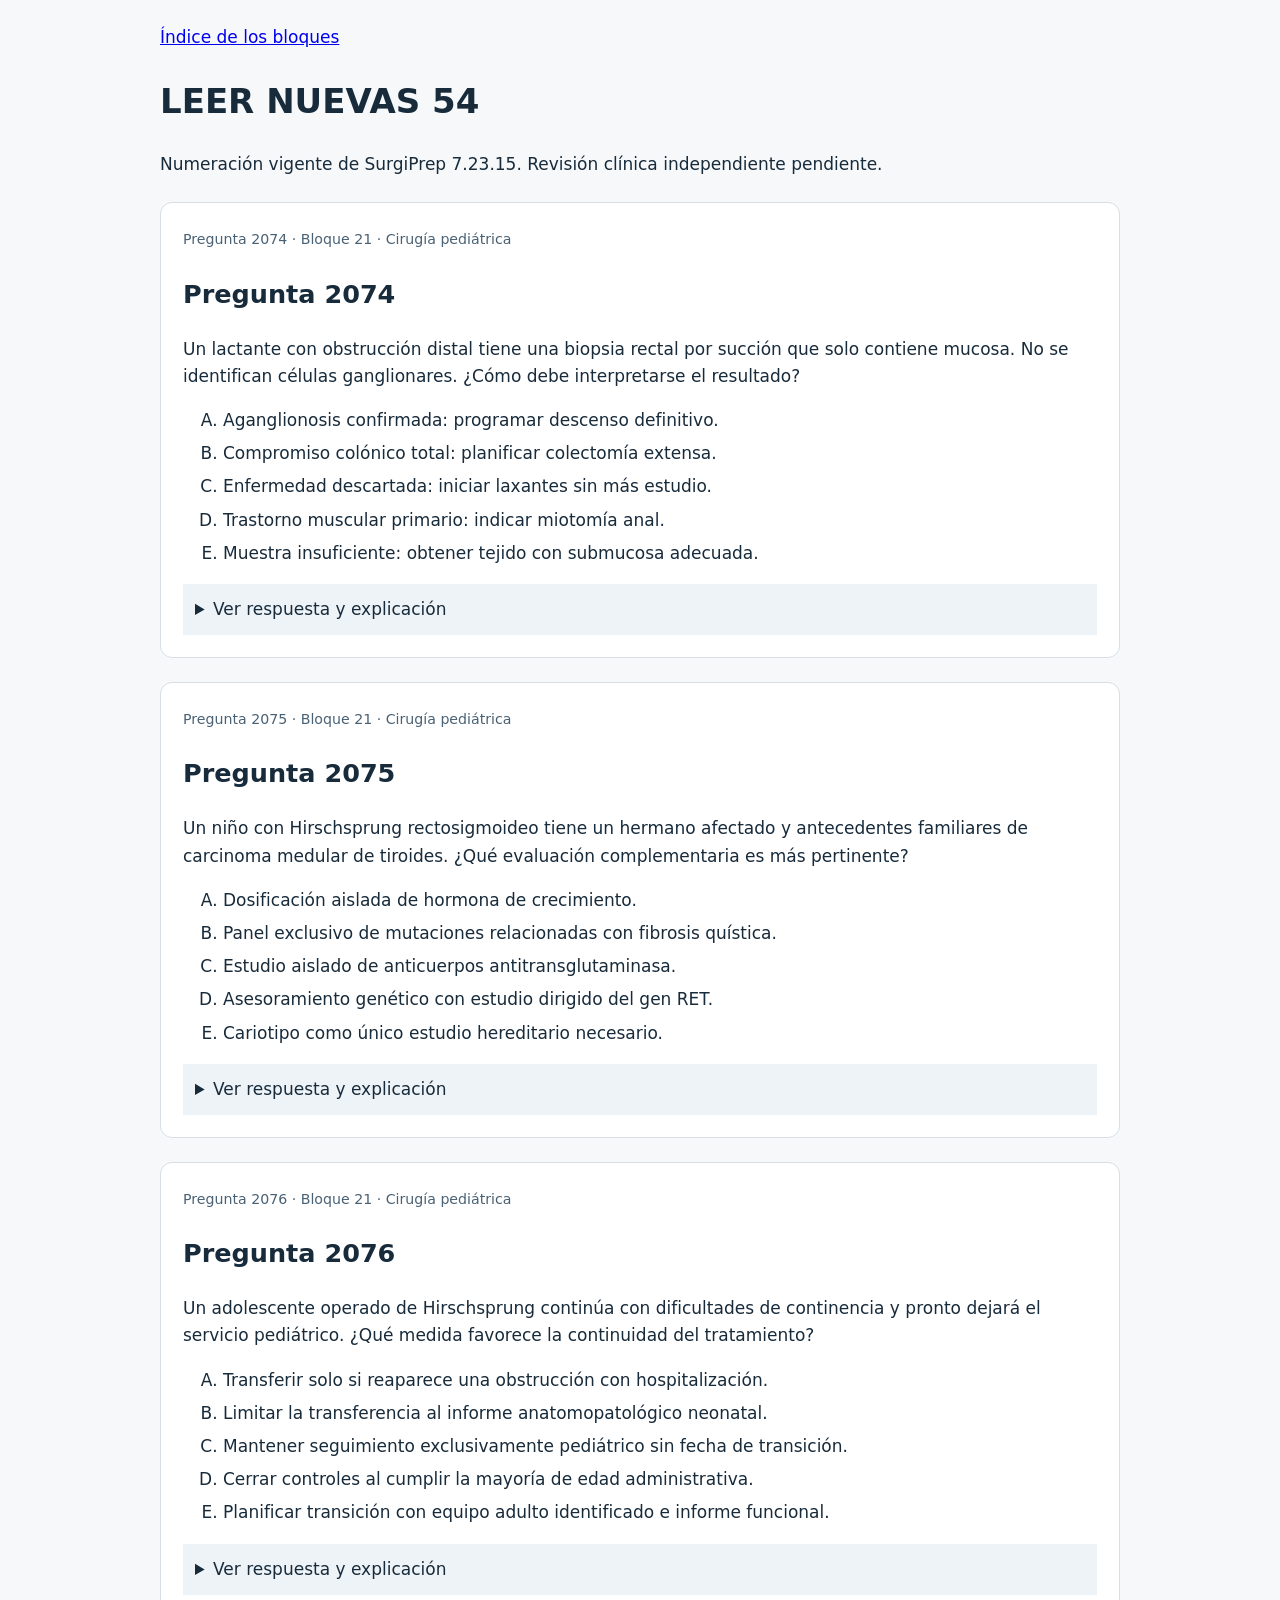
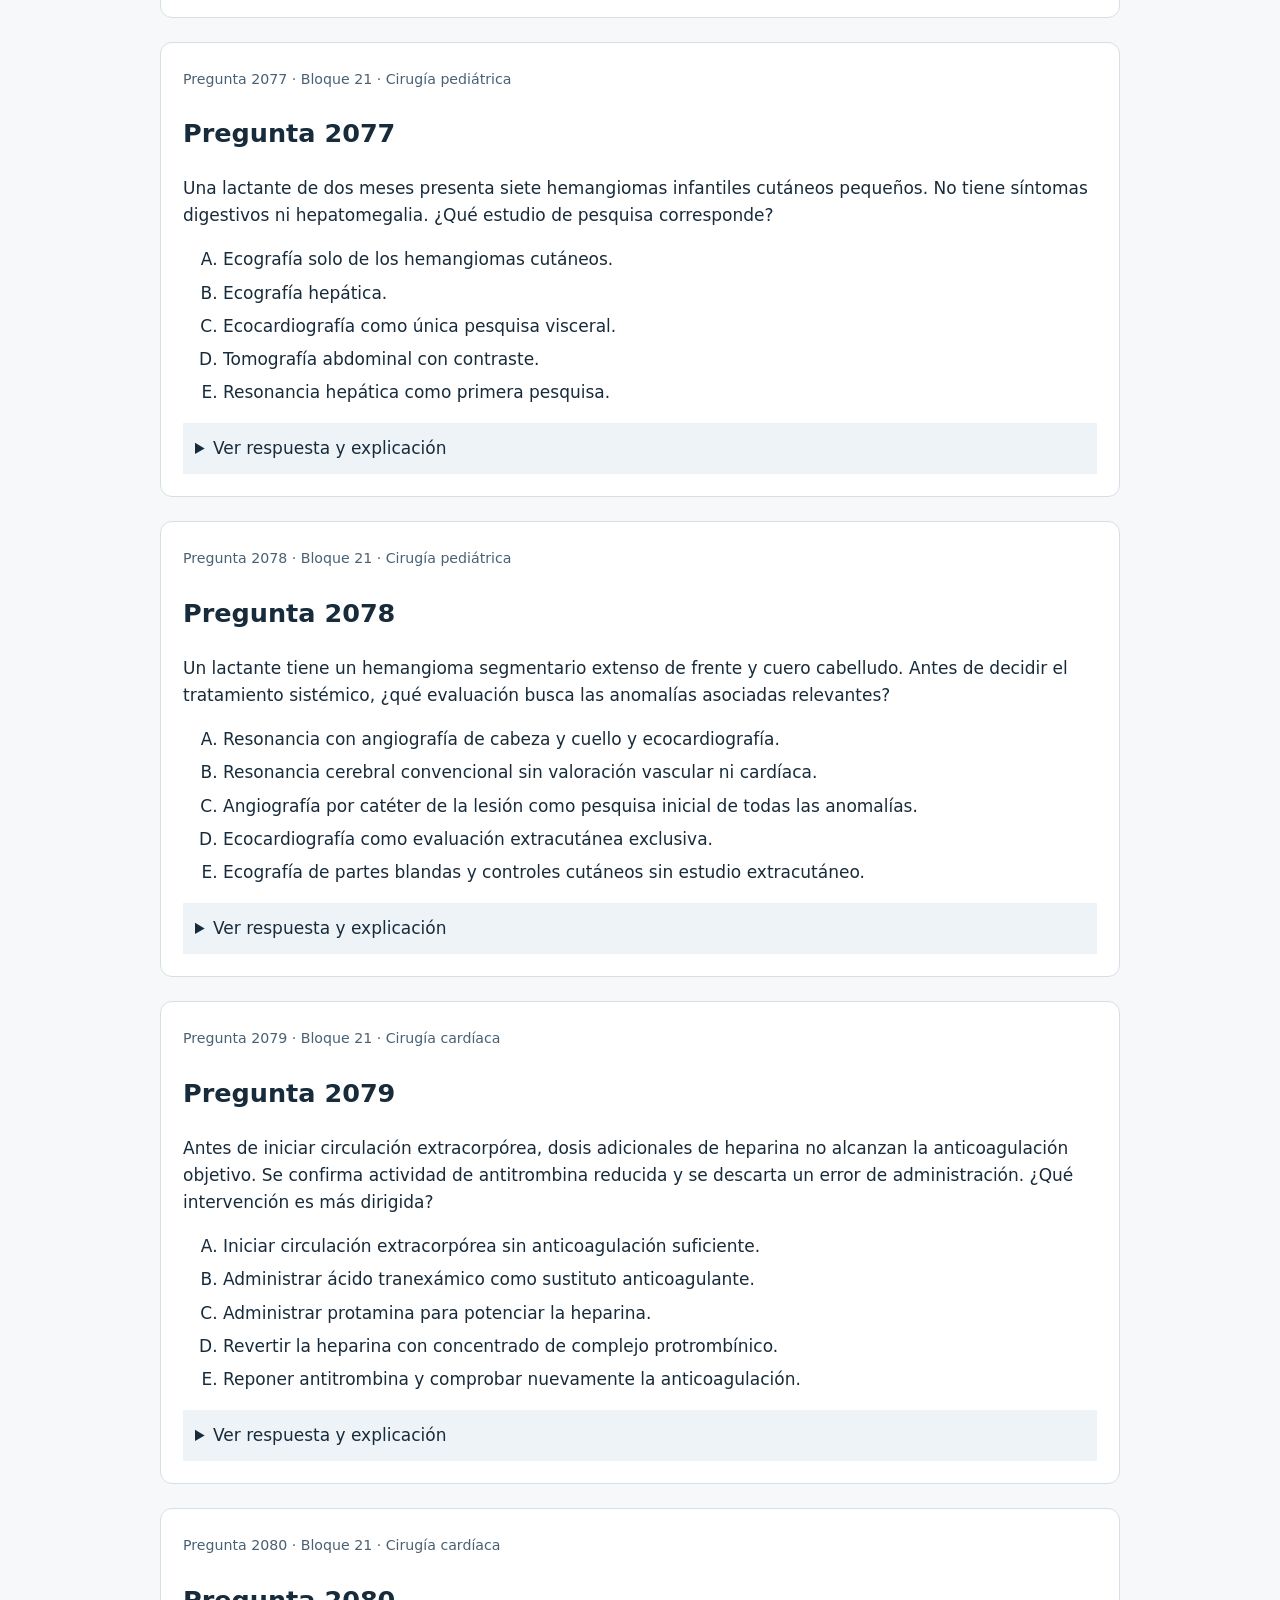
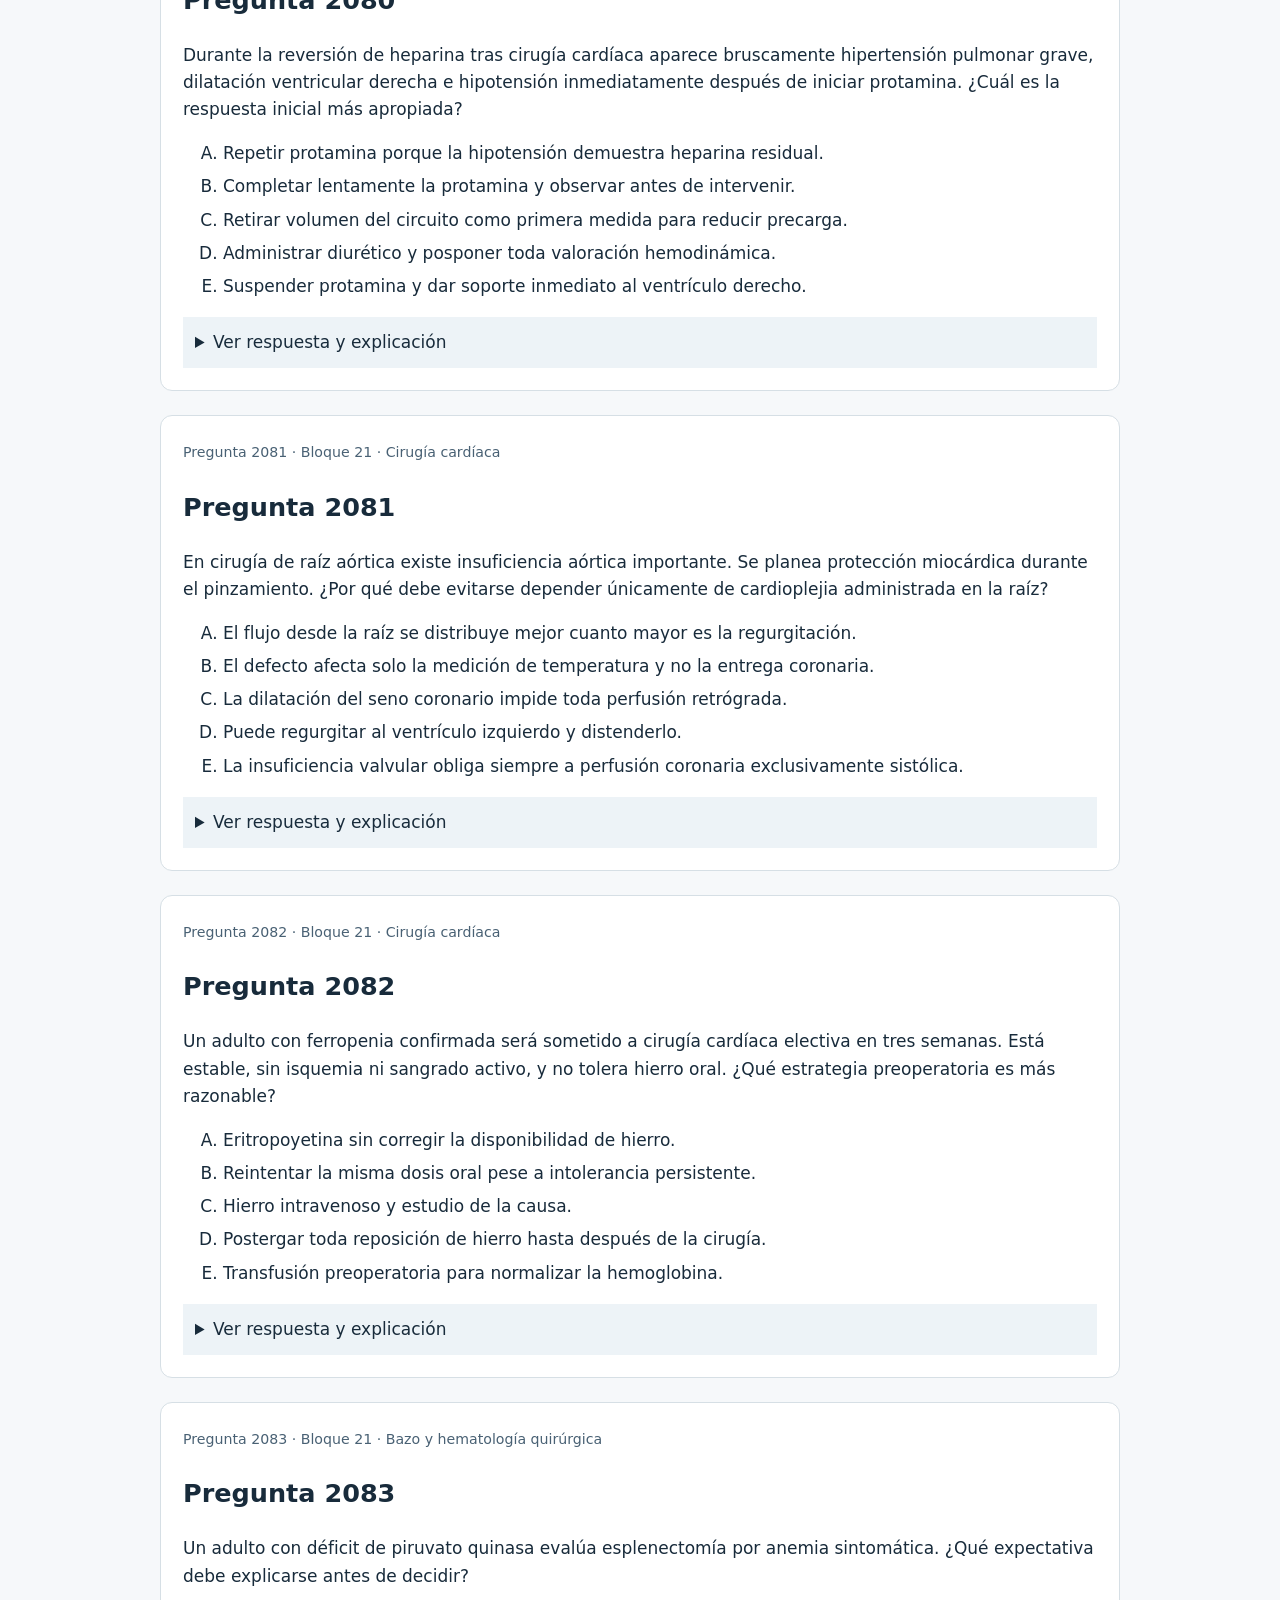
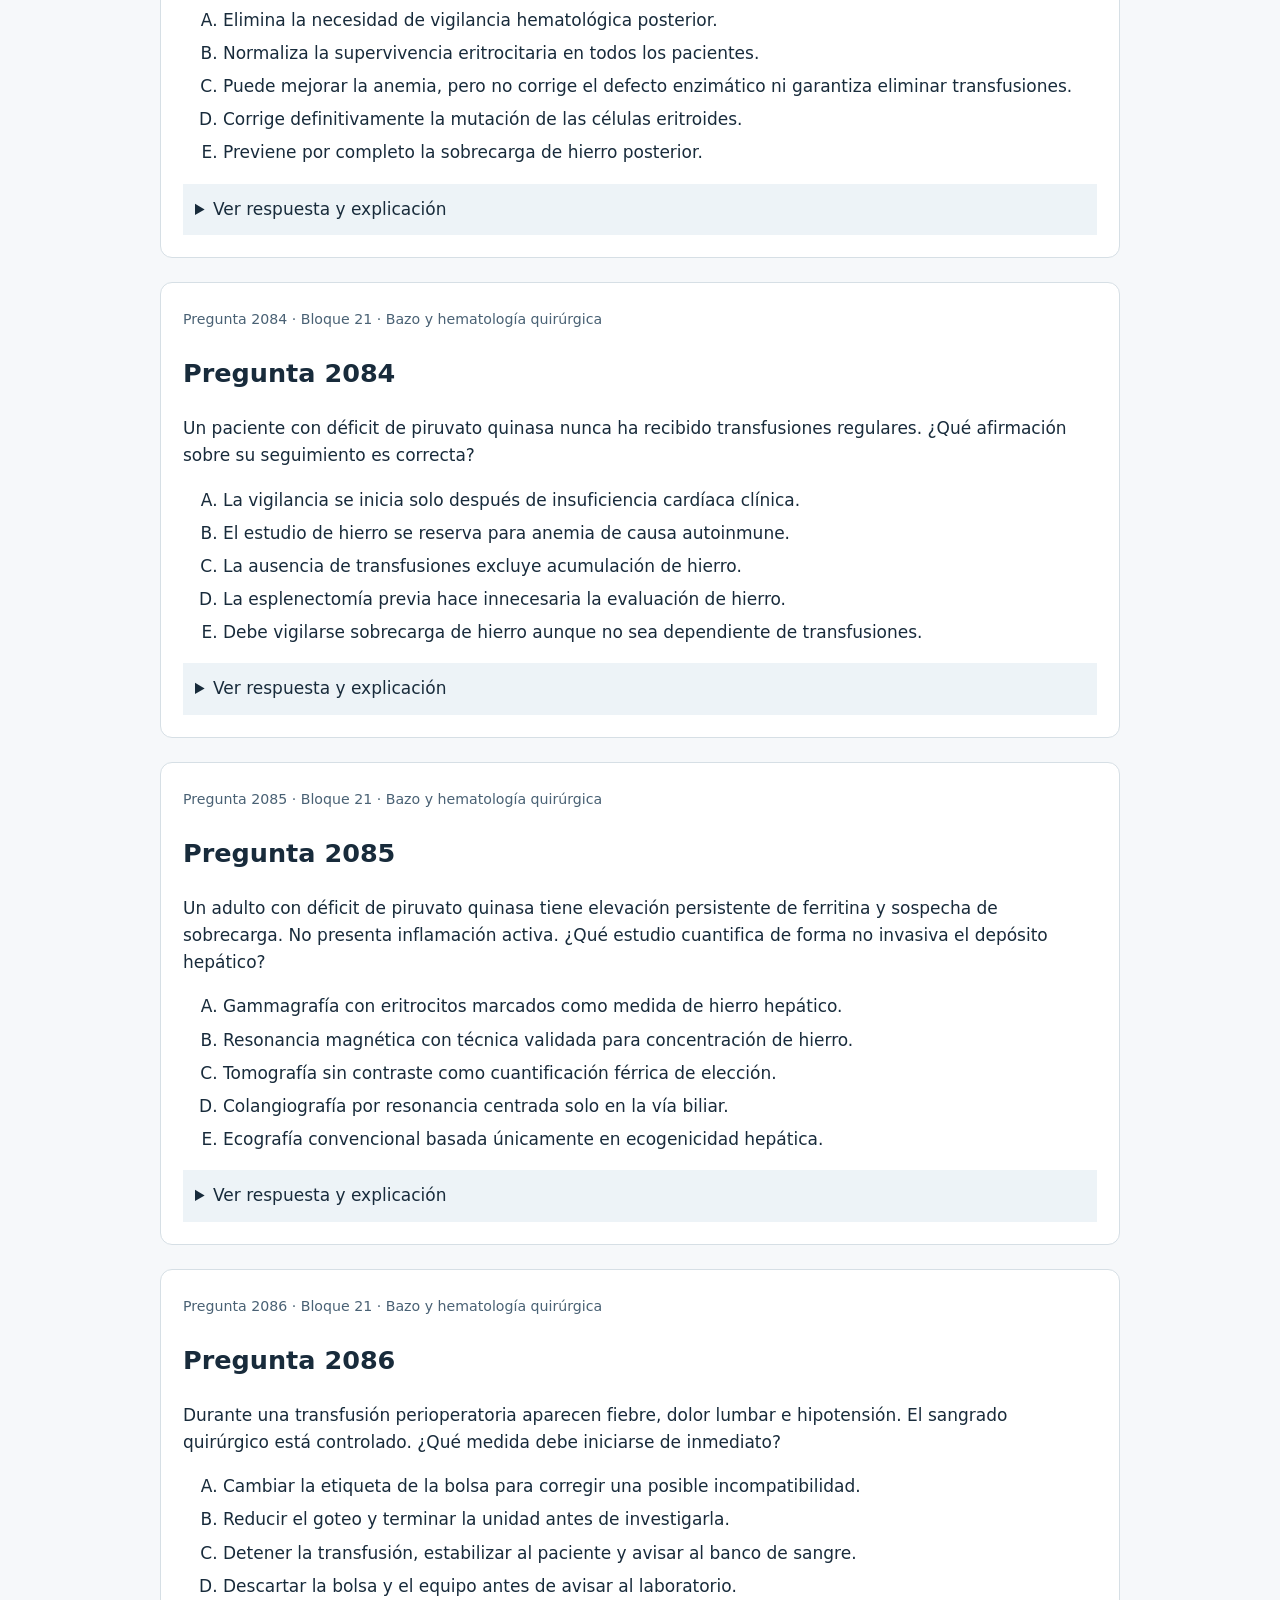
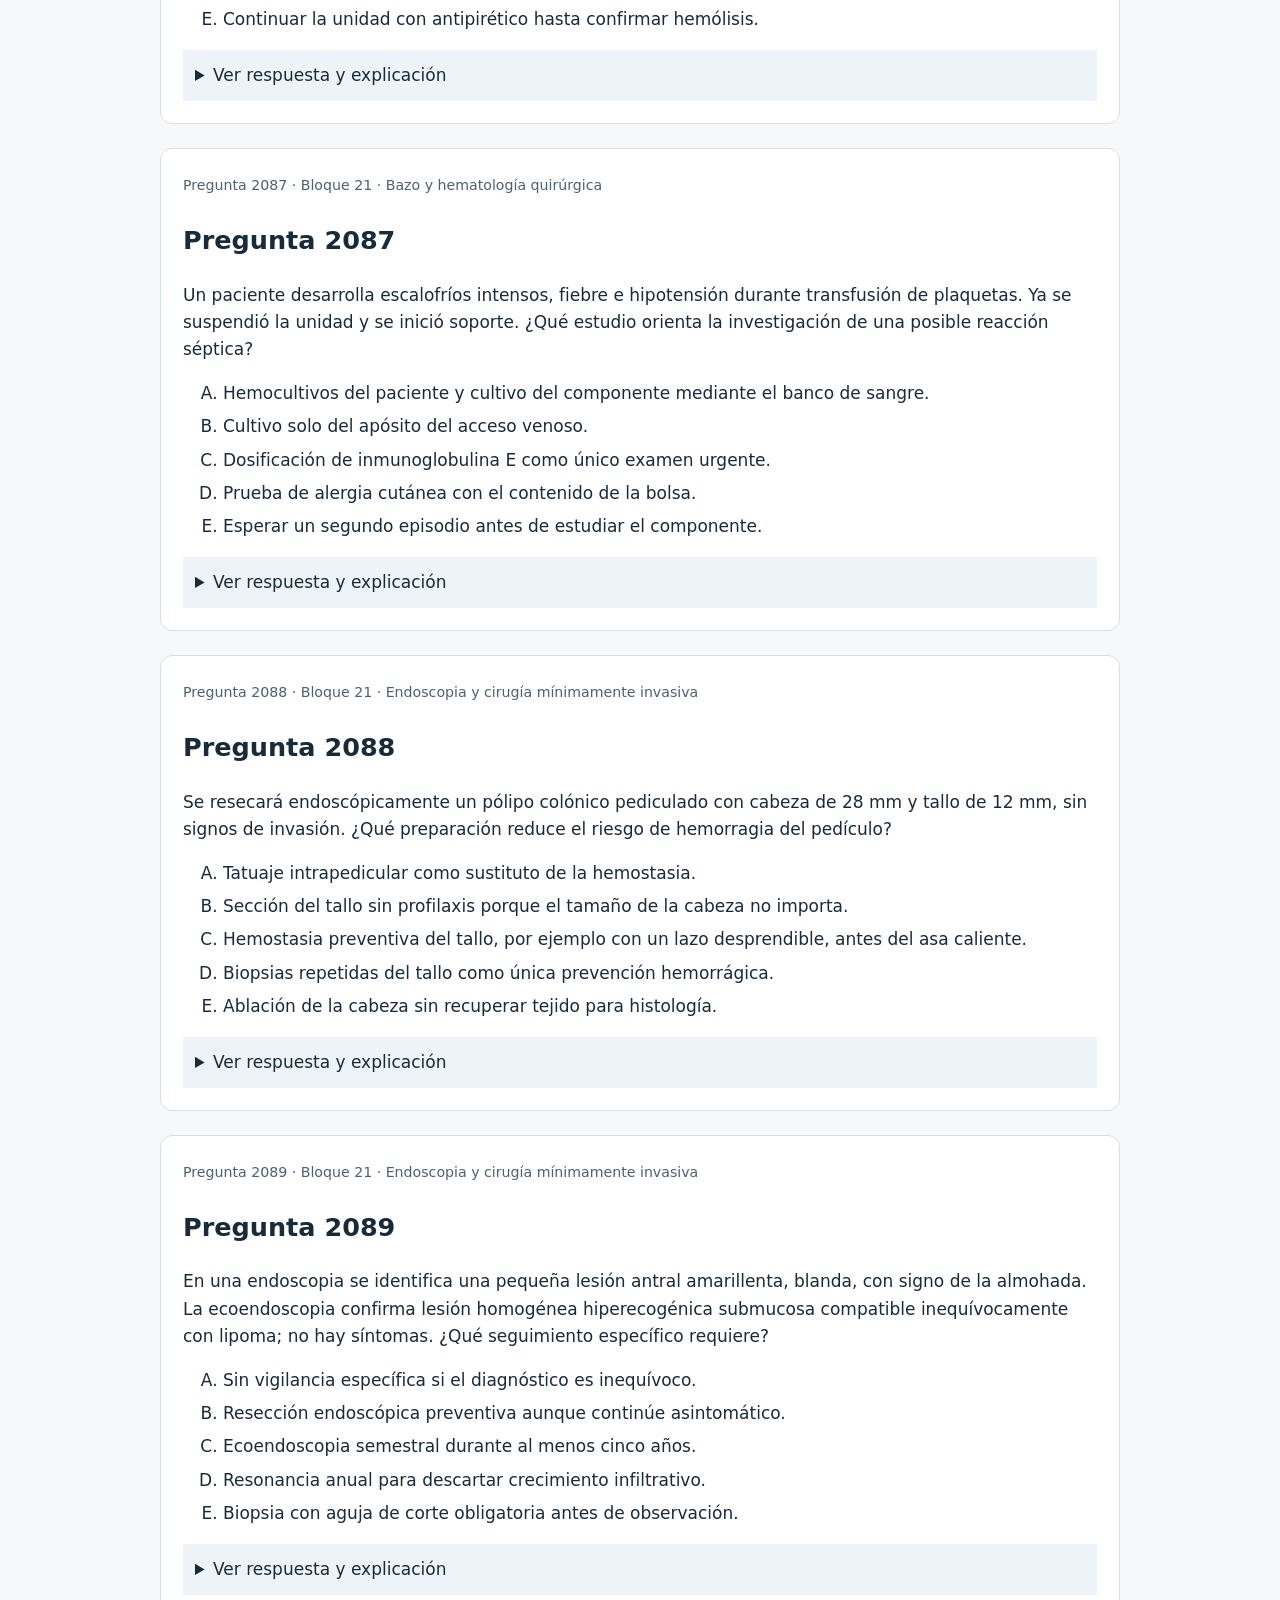
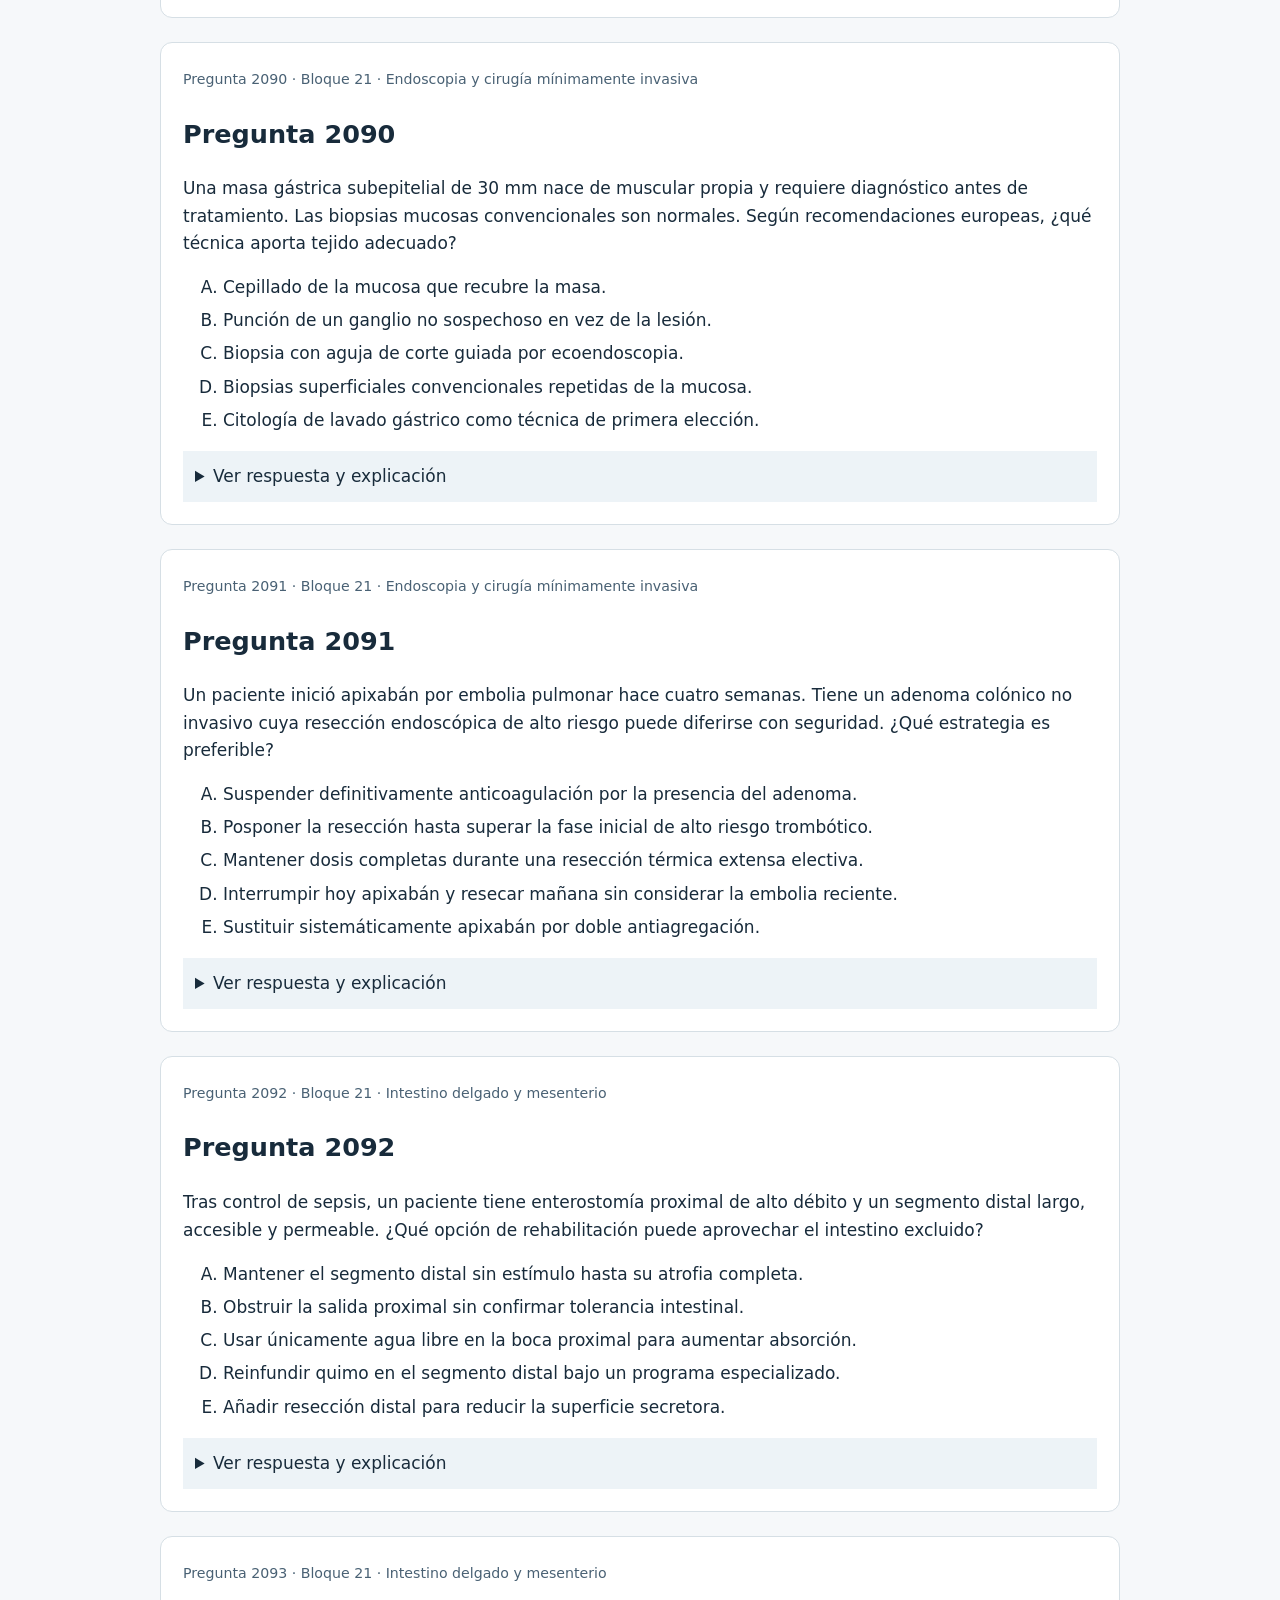
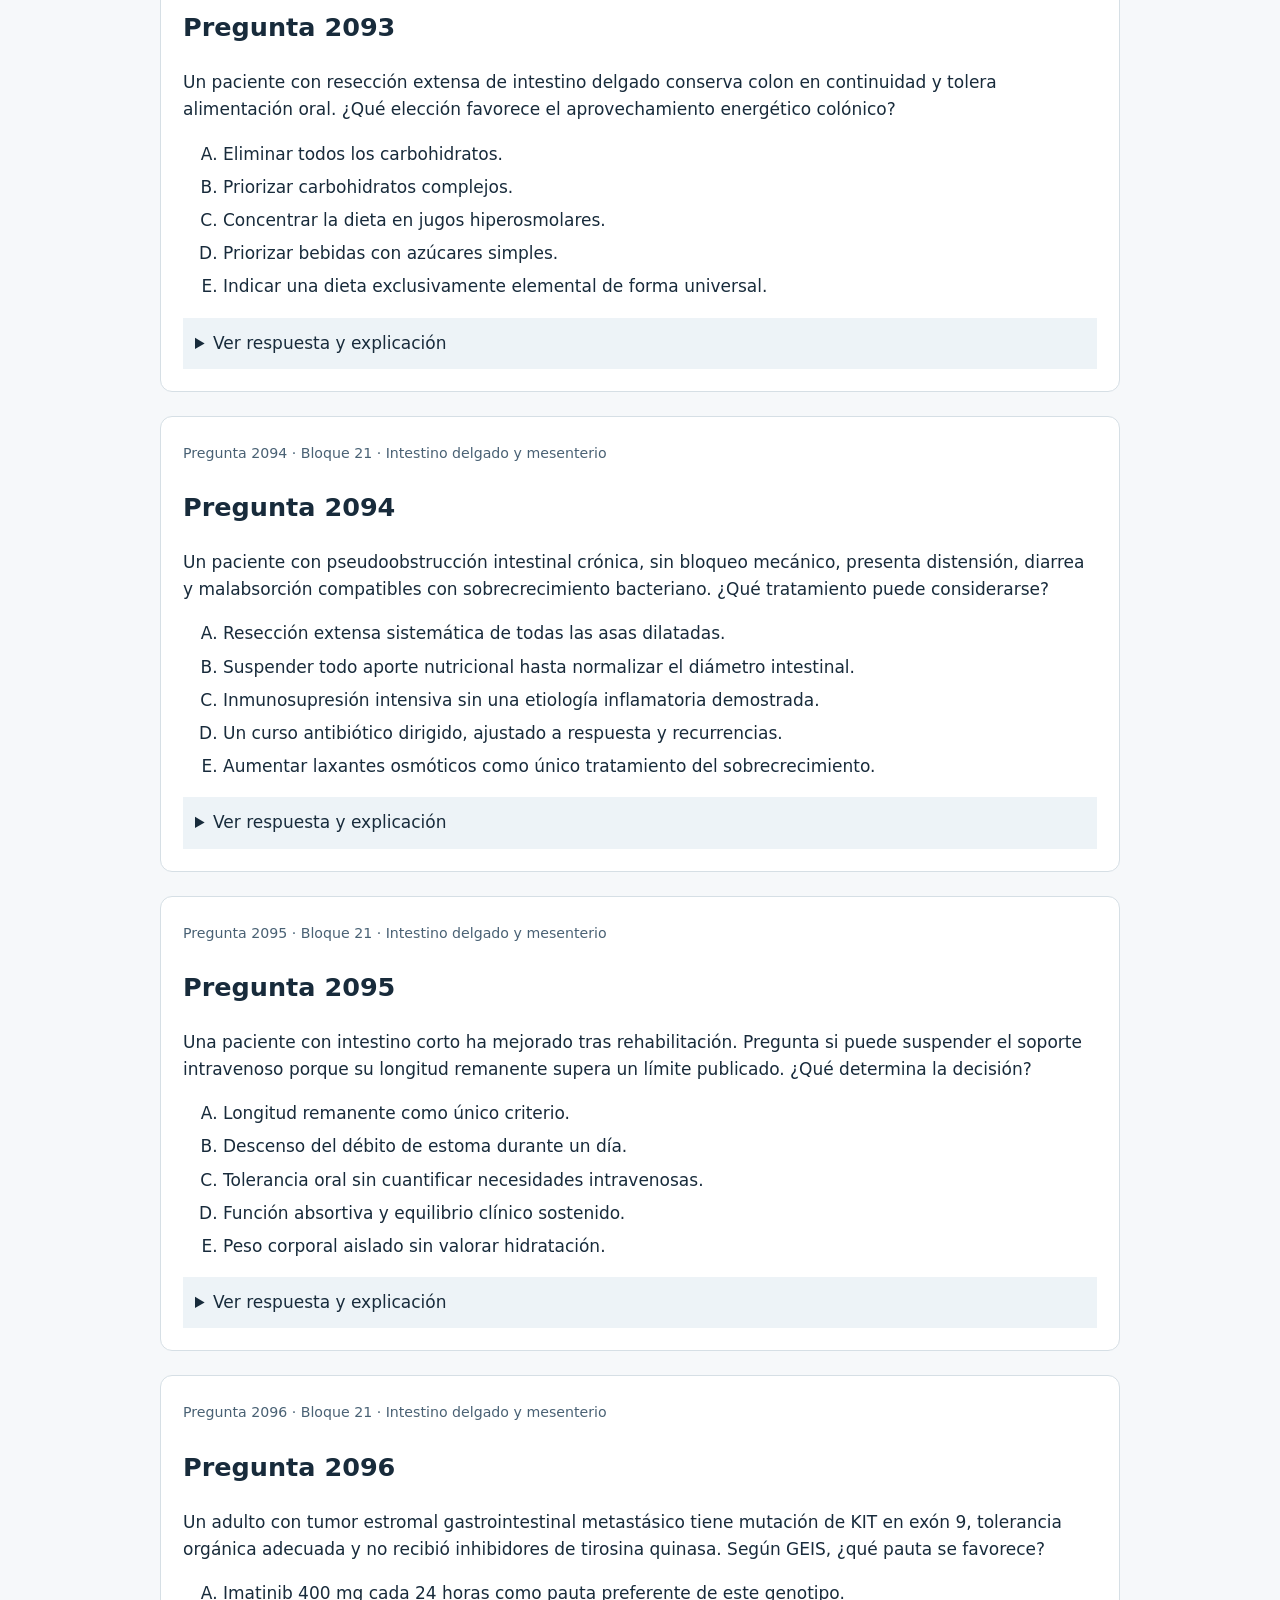
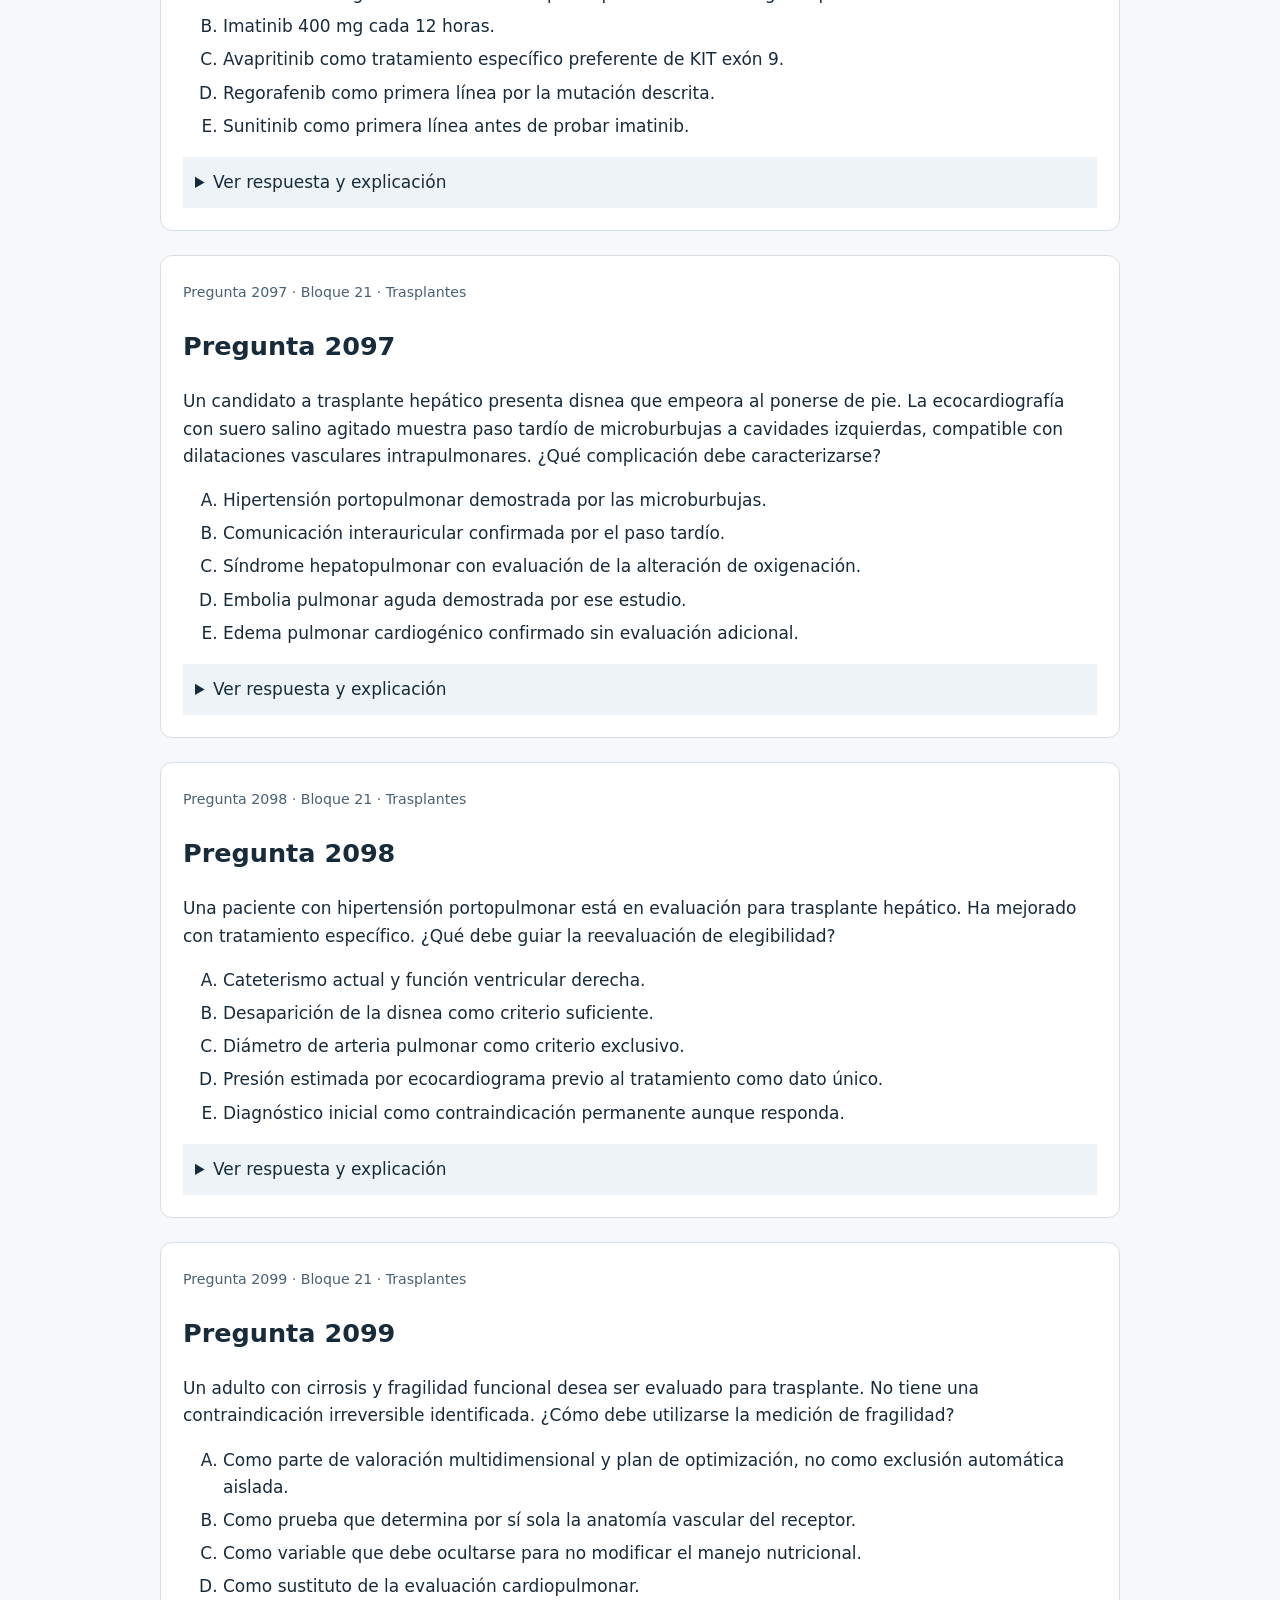
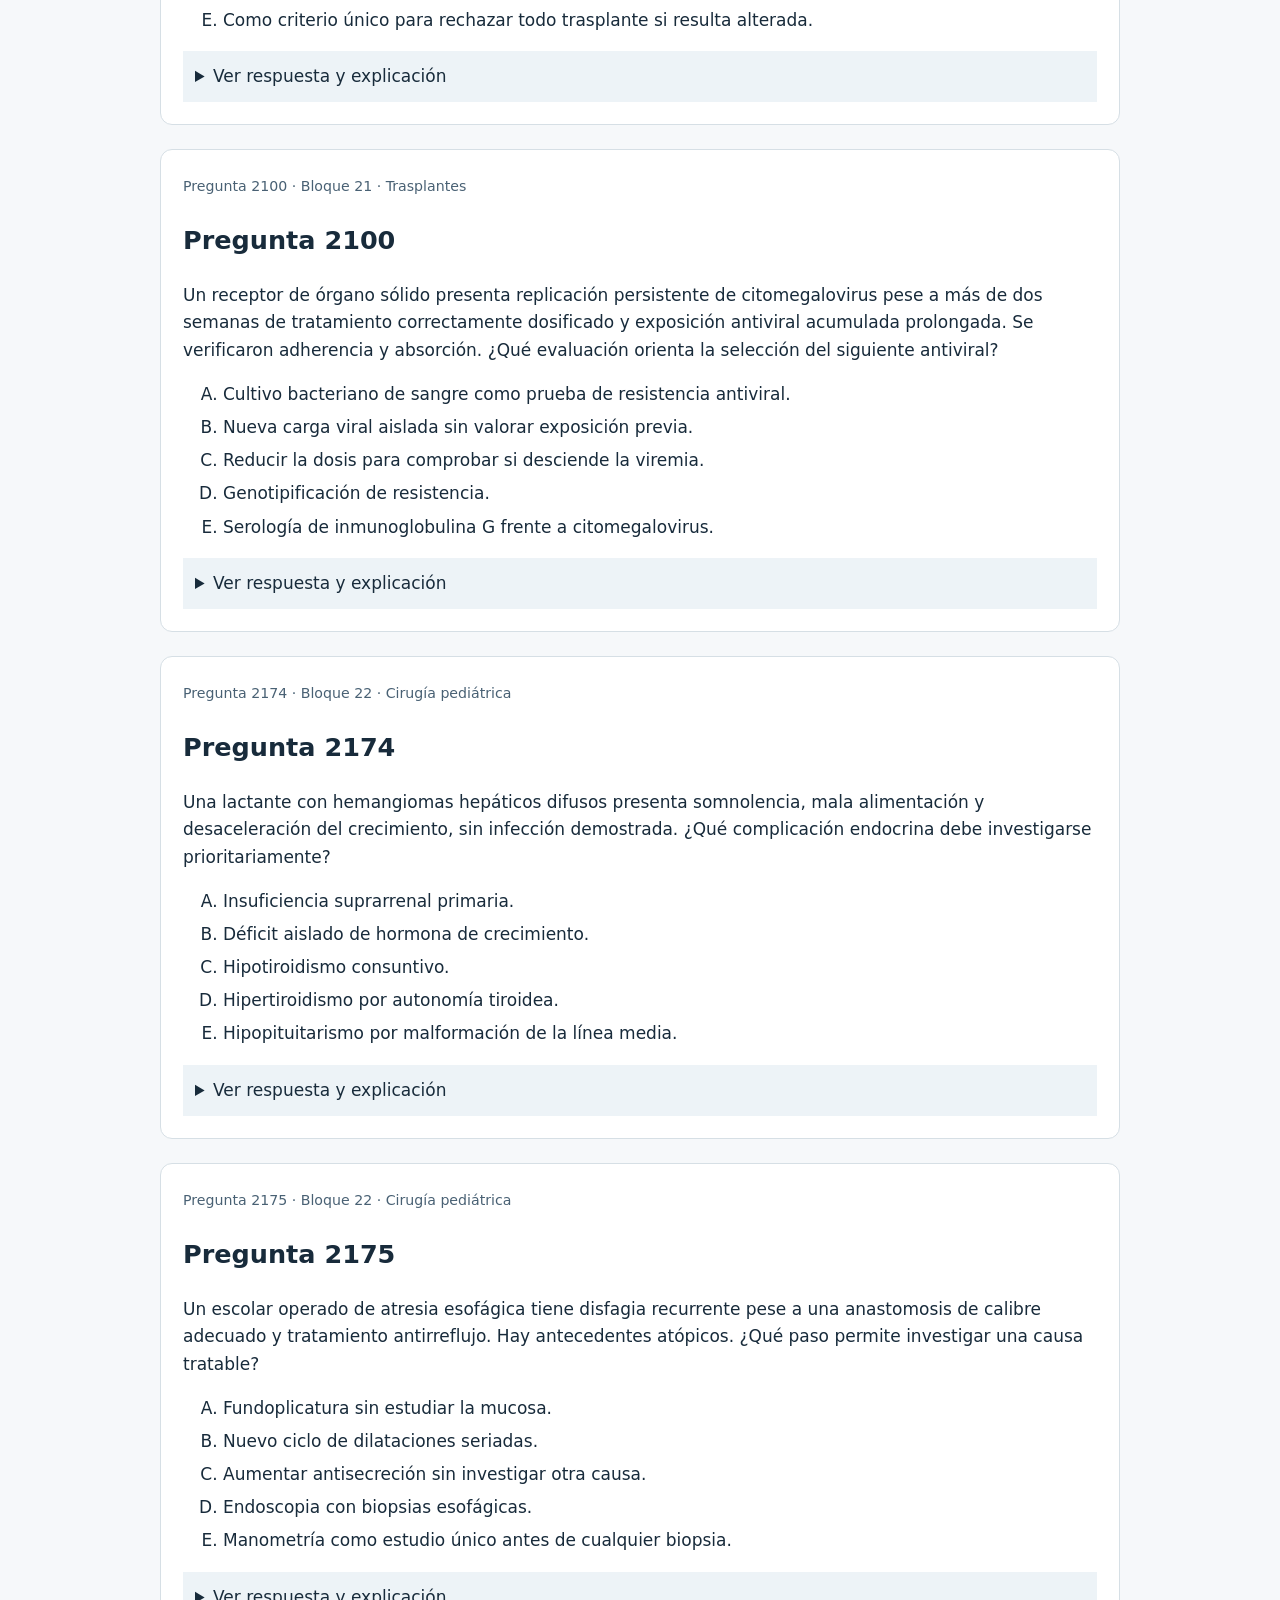
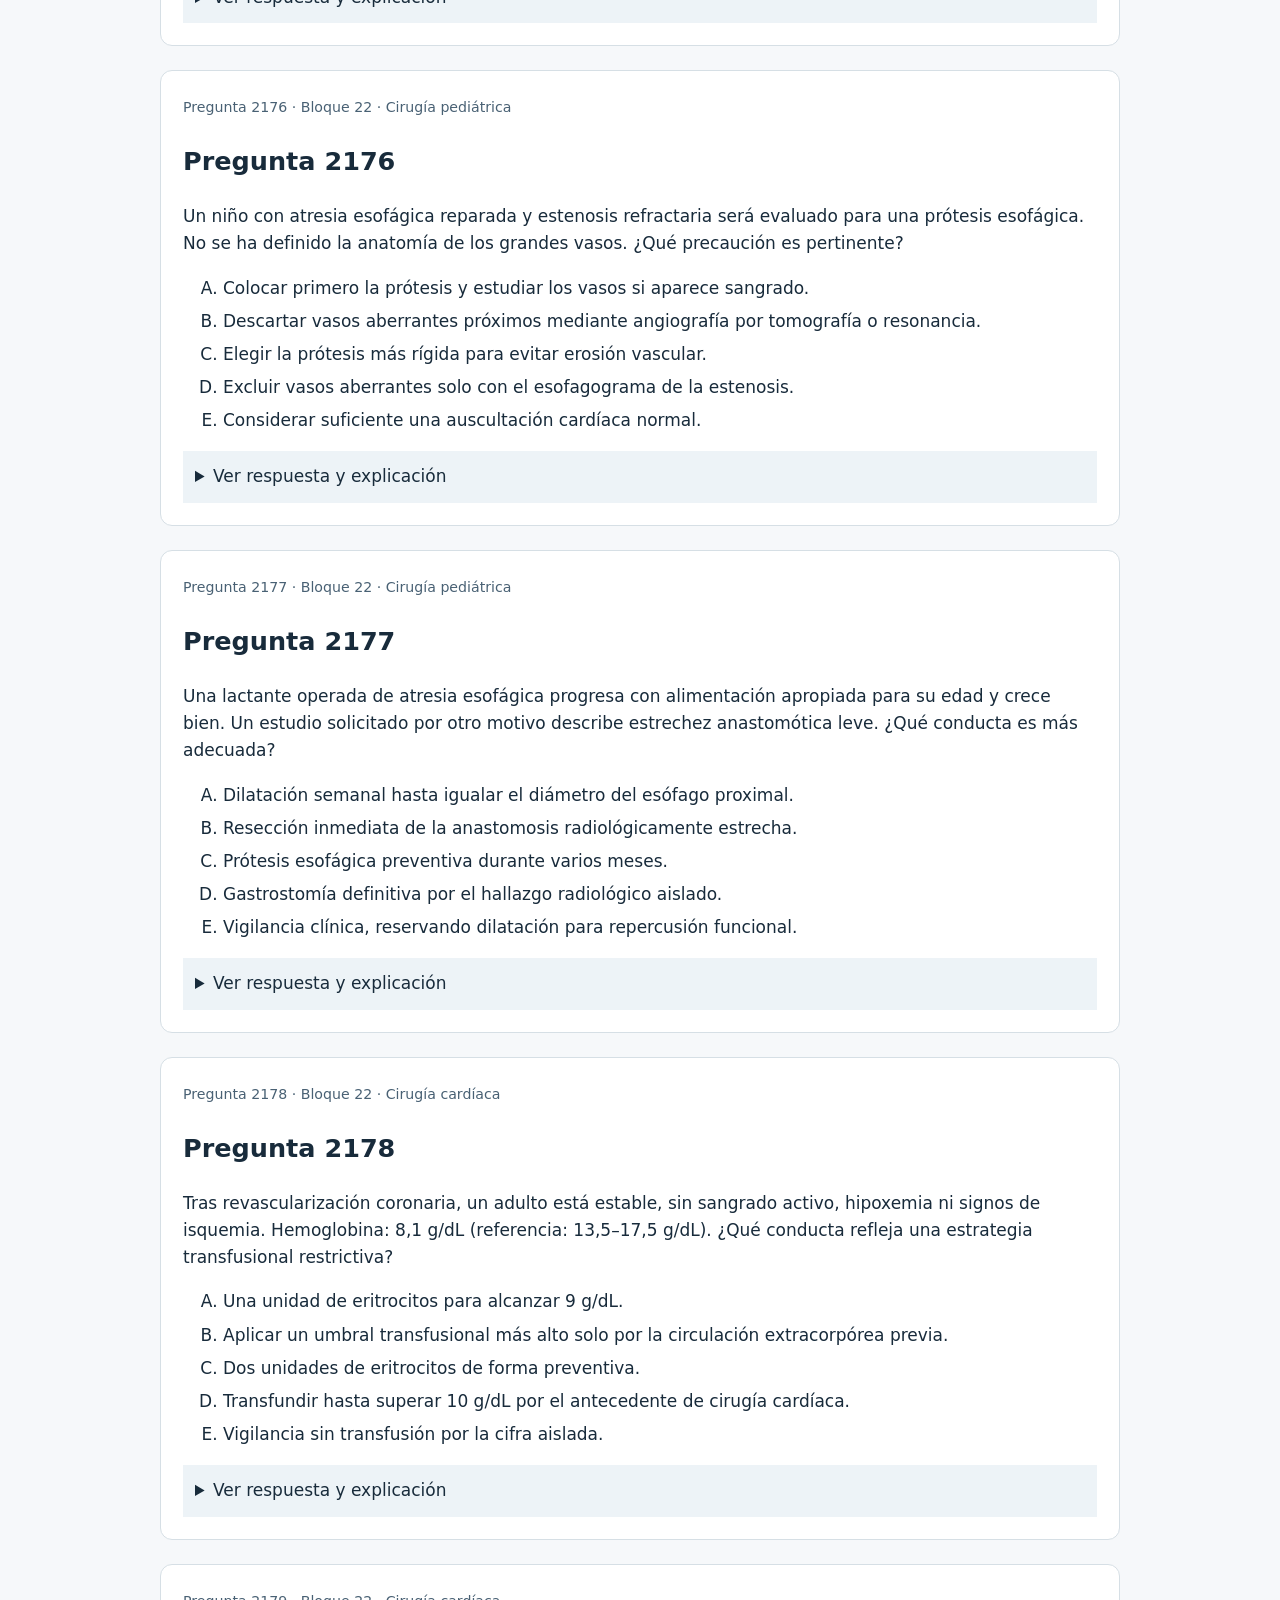
<file: LEER_NUEVAS_54.html>
<!doctype html><html lang="es"><head><meta charset="utf-8"><meta name="viewport" content="width=device-width,initial-scale=1"><title>LEER NUEVAS 54</title><style>body{max-width:960px;margin:24px auto;padding:0 18px;font:17px/1.6 system-ui;color:#182b3b;background:#f6f8fa}article{background:white;border:1px solid #d6dfe5;border-radius:12px;padding:22px;margin:24px 0}small{color:#496174}details{padding:12px;background:#edf3f7;margin-top:15px}img{display:block;max-width:100%;height:auto;margin:16px auto}a{overflow-wrap:anywhere}li{margin:6px 0}</style></head><body><a href="LECTURA_BANCO/INDICE.html">Índice de los bloques</a><h1>LEER NUEVAS 54</h1><p>Numeración vigente de SurgiPrep 7.23.15. Revisión clínica independiente pendiente.</p><article id="pregunta-2074"><small>Pregunta 2074 · Bloque 21 · Cirugía pediátrica</small><h2>Pregunta 2074</h2><p>Un lactante con obstrucción distal tiene una biopsia rectal por succión que solo contiene mucosa. No se identifican células ganglionares. ¿Cómo debe interpretarse el resultado?</p><ol type="A"><li>Aganglionosis confirmada: programar descenso definitivo.</li><li>Compromiso colónico total: planificar colectomía extensa.</li><li>Enfermedad descartada: iniciar laxantes sin más estudio.</li><li>Trastorno muscular primario: indicar miotomía anal.</li><li>Muestra insuficiente: obtener tejido con submucosa adecuada.</li></ol><details><summary>Ver respuesta y explicación</summary><p><strong>Correcta: E</strong></p><p>Sin submucosa suficiente no se valora adecuadamente el plexo submucoso.</p><details><summary>Análisis de alternativas</summary><ol type="A"><li>A: La ausencia en una muestra inadecuada no confirma aganglionosis.</li><li>B: No define la extensión proximal del compromiso.</li><li>C: La muestra tampoco permite excluir la enfermedad.</li><li>D: No demuestra una causa muscular.</li><li>E: Sin submucosa suficiente no se valora adecuadamente el plexo submucoso.</li></ol></details><p>Revisión pendiente: Revisión clínica independiente pendiente · Dificultad editorial sin calibración empírica</p><details><summary>Referencias bibliográficas de revisión</summary><ul><li><a href="https://doi.org/10.1002/jpn3.70442" target="_blank" rel="noopener noreferrer">Updated ERNICA guidelines for the management of rectosigmoid Hirschsprung’s disease 2025</a> · 2026<p>Consulta dirigida de recomendaciones públicas y extractos primarios indexados; no revisión sistemática ni validación clínica independiente.</p></li></ul></details></details></article><article id="pregunta-2075"><small>Pregunta 2075 · Bloque 21 · Cirugía pediátrica</small><h2>Pregunta 2075</h2><p>Un niño con Hirschsprung rectosigmoideo tiene un hermano afectado y antecedentes familiares de carcinoma medular de tiroides. ¿Qué evaluación complementaria es más pertinente?</p><ol type="A"><li>Dosificación aislada de hormona de crecimiento.</li><li>Panel exclusivo de mutaciones relacionadas con fibrosis quística.</li><li>Estudio aislado de anticuerpos antitransglutaminasa.</li><li>Asesoramiento genético con estudio dirigido del gen RET.</li><li>Cariotipo como único estudio hereditario necesario.</li></ol><details><summary>Ver respuesta y explicación</summary><p><strong>Correcta: D</strong></p><p>El estudio de RET puede identificar variantes familiares y asociaciones con neoplasia endocrina.</p><details><summary>Análisis de alternativas</summary><ol type="A"><li>A: No estudia el riesgo hereditario planteado.</li><li>B: No aborda la combinación familiar descrita.</li><li>C: Investiga enfermedad celíaca, sin explicar esta asociación.</li><li>D: El estudio de RET puede identificar variantes familiares y asociaciones con neoplasia endocrina.</li><li>E: Un cariotipo aislado no identifica variantes de RET.</li></ol></details><p>Revisión pendiente: Revisión clínica independiente pendiente · Dificultad editorial sin calibración empírica</p><details><summary>Referencias bibliográficas de revisión</summary><ul><li><a href="https://doi.org/10.1002/jpn3.70442" target="_blank" rel="noopener noreferrer">Updated ERNICA guidelines for the management of rectosigmoid Hirschsprung’s disease 2025</a> · 2026<p>Consulta dirigida de recomendaciones públicas y extractos primarios indexados; no revisión sistemática ni validación clínica independiente.</p></li></ul></details></details></article><article id="pregunta-2076"><small>Pregunta 2076 · Bloque 21 · Cirugía pediátrica</small><h2>Pregunta 2076</h2><p>Un adolescente operado de Hirschsprung continúa con dificultades de continencia y pronto dejará el servicio pediátrico. ¿Qué medida favorece la continuidad del tratamiento?</p><ol type="A"><li>Transferir solo si reaparece una obstrucción con hospitalización.</li><li>Limitar la transferencia al informe anatomopatológico neonatal.</li><li>Mantener seguimiento exclusivamente pediátrico sin fecha de transición.</li><li>Cerrar controles al cumplir la mayoría de edad administrativa.</li><li>Planificar transición con equipo adulto identificado e informe funcional.</li></ol><details><summary>Ver respuesta y explicación</summary><p><strong>Correcta: E</strong></p><p>La transición debe prepararse y transmitir problemas actuales y plan terapéutico.</p><details><summary>Análisis de alternativas</summary><ol type="A"><li>A: Esperar una urgencia interrumpe atención preventiva.</li><li>B: La anatomía neonatal no resume la función actual.</li><li>C: La atención adulta necesita planificación explícita.</li><li>D: La edad por sí sola no resuelve las secuelas.</li><li>E: La transición debe prepararse y transmitir problemas actuales y plan terapéutico.</li></ol></details><p>Revisión pendiente: Revisión clínica independiente pendiente · Dificultad editorial sin calibración empírica</p><details><summary>Referencias bibliográficas de revisión</summary><ul><li><a href="https://doi.org/10.1002/jpn3.70442" target="_blank" rel="noopener noreferrer">Updated ERNICA guidelines for the management of rectosigmoid Hirschsprung’s disease 2025</a> · 2026<p>Consulta dirigida de recomendaciones públicas y extractos primarios indexados; no revisión sistemática ni validación clínica independiente.</p></li></ul></details></details></article><article id="pregunta-2077"><small>Pregunta 2077 · Bloque 21 · Cirugía pediátrica</small><h2>Pregunta 2077</h2><p>Una lactante de dos meses presenta siete hemangiomas infantiles cutáneos pequeños. No tiene síntomas digestivos ni hepatomegalia. ¿Qué estudio de pesquisa corresponde?</p><ol type="A"><li>Ecografía solo de los hemangiomas cutáneos.</li><li>Ecografía hepática.</li><li>Ecocardiografía como única pesquisa visceral.</li><li>Tomografía abdominal con contraste.</li><li>Resonancia hepática como primera pesquisa.</li></ol><details><summary>Ver respuesta y explicación</summary><p><strong>Correcta: B</strong></p><p>La multiplicidad cutánea justifica ecografía para buscar hemangiomas hepáticos.</p><details><summary>Análisis de alternativas</summary><ol type="A"><li>A: No evalúa afectación hepática.</li><li>B: La multiplicidad cutánea justifica ecografía para buscar hemangiomas hepáticos.</li><li>C: Evalúa repercusión cardíaca, pero no reemplaza pesquisa hepática.</li><li>D: Añade radiación sin ser la primera opción de pesquisa.</li><li>E: La ecografía es la técnica inicial recomendada.</li></ol></details><p>Revisión pendiente: Revisión clínica independiente pendiente · Dificultad editorial sin calibración empírica</p><details><summary>Referencias bibliográficas de revisión</summary><ul><li><a href="https://doi.org/10.1542/peds.2018-3475" target="_blank" rel="noopener noreferrer">Clinical Practice Guideline for the Management of Infantile Hemangiomas</a> · 2019<p>Consulta dirigida de recomendaciones públicas y extractos primarios indexados; no revisión sistemática ni validación clínica independiente.</p></li></ul></details></details></article><article id="pregunta-2078"><small>Pregunta 2078 · Bloque 21 · Cirugía pediátrica</small><h2>Pregunta 2078</h2><p>Un lactante tiene un hemangioma segmentario extenso de frente y cuero cabelludo. Antes de decidir el tratamiento sistémico, ¿qué evaluación busca las anomalías asociadas relevantes?</p><ol type="A"><li>Resonancia con angiografía de cabeza y cuello y ecocardiografía.</li><li>Resonancia cerebral convencional sin valoración vascular ni cardíaca.</li><li>Angiografía por catéter de la lesión como pesquisa inicial de todas las anomalías.</li><li>Ecocardiografía como evaluación extracutánea exclusiva.</li><li>Ecografía de partes blandas y controles cutáneos sin estudio extracutáneo.</li></ol><details><summary>Ver respuesta y explicación</summary><p><strong>Correcta: A</strong></p><p>El hemangioma segmentario facial extenso exige valorar cerebro, arterias y corazón.</p><details><summary>Análisis de alternativas</summary><ol type="A"><li>A: El hemangioma segmentario facial extenso exige valorar cerebro, arterias y corazón.</li><li>B: Puede omitir anomalías arteriales y cardiovasculares asociadas.</li><li>C: Es invasiva y no constituye el estudio inicial integral.</li><li>D: No caracteriza estructuras cerebrales ni vasos cervicales.</li><li>E: El patrón segmentario extenso justifica estudio de anomalías asociadas.</li></ol></details><p>Revisión pendiente: Revisión clínica independiente pendiente · Dificultad editorial sin calibración empírica</p><details><summary>Referencias bibliográficas de revisión</summary><ul><li><a href="https://doi.org/10.1542/peds.2018-3475" target="_blank" rel="noopener noreferrer">Clinical Practice Guideline for the Management of Infantile Hemangiomas</a> · 2019<p>Consulta dirigida de recomendaciones públicas y extractos primarios indexados; no revisión sistemática ni validación clínica independiente.</p></li></ul></details></details></article><article id="pregunta-2079"><small>Pregunta 2079 · Bloque 21 · Cirugía cardíaca</small><h2>Pregunta 2079</h2><p>Antes de iniciar circulación extracorpórea, dosis adicionales de heparina no alcanzan la anticoagulación objetivo. Se confirma actividad de antitrombina reducida y se descarta un error de administración. ¿Qué intervención es más dirigida?</p><ol type="A"><li>Iniciar circulación extracorpórea sin anticoagulación suficiente.</li><li>Administrar ácido tranexámico como sustituto anticoagulante.</li><li>Administrar protamina para potenciar la heparina.</li><li>Revertir la heparina con concentrado de complejo protrombínico.</li><li>Reponer antitrombina y comprobar nuevamente la anticoagulación.</li></ol><details><summary>Ver respuesta y explicación</summary><p><strong>Correcta: E</strong></p><p>El déficit de antitrombina limita la respuesta a heparina y puede corregirse.</p><details><summary>Análisis de alternativas</summary><ol type="A"><li>A: Expone el circuito y al paciente a trombosis.</li><li>B: Es antifibrinolítico, no anticoagulante del circuito.</li><li>C: La protamina neutraliza heparina.</li><li>D: No corrige el mecanismo y favorece coagulación.</li><li>E: El déficit de antitrombina limita la respuesta a heparina y puede corregirse.</li></ol></details><p>Revisión pendiente: Revisión clínica independiente pendiente · Dificultad editorial sin calibración empírica</p><details><summary>Referencias bibliográficas de revisión</summary><ul><li><a href="https://doi.org/10.1093/ejcts/ezae354" target="_blank" rel="noopener noreferrer">2024 Guidelines on cardiopulmonary bypass in adult cardiac surgery</a> · 2025<p>Consulta dirigida de recomendaciones públicas y extractos primarios indexados; no revisión sistemática ni validación clínica independiente.</p></li><li><a href="https://doi.org/10.1093/ejcts/ezae352" target="_blank" rel="noopener noreferrer">2024 Guidelines on patient blood management in adult cardiac surgery</a> · 2024<p>Consulta dirigida de recomendaciones públicas y extractos primarios indexados; no revisión sistemática ni validación clínica independiente.</p></li></ul></details></details></article><article id="pregunta-2080"><small>Pregunta 2080 · Bloque 21 · Cirugía cardíaca</small><h2>Pregunta 2080</h2><p>Durante la reversión de heparina tras cirugía cardíaca aparece bruscamente hipertensión pulmonar grave, dilatación ventricular derecha e hipotensión inmediatamente después de iniciar protamina. ¿Cuál es la respuesta inicial más apropiada?</p><ol type="A"><li>Repetir protamina porque la hipotensión demuestra heparina residual.</li><li>Completar lentamente la protamina y observar antes de intervenir.</li><li>Retirar volumen del circuito como primera medida para reducir precarga.</li><li>Administrar diurético y posponer toda valoración hemodinámica.</li><li>Suspender protamina y dar soporte inmediato al ventrículo derecho.</li></ol><details><summary>Ver respuesta y explicación</summary><p><strong>Correcta: E</strong></p><p>La reacción grave exige detener el agente; puede requerir retorno a soporte extracorpóreo.</p><details><summary>Análisis de alternativas</summary><ol type="A"><li>A: La hipotensión no demuestra heparina residual.</li><li>B: La exposición adicional puede empeorar la reacción.</li><li>C: La reducción indiscriminada de precarga puede agravar el shock.</li><li>D: El fallo derecho agudo requiere soporte inmediato.</li><li>E: La reacción grave exige detener el agente; puede requerir retorno a soporte extracorpóreo.</li></ol></details><p>Revisión pendiente: Revisión clínica independiente pendiente · Dificultad editorial sin calibración empírica</p><details><summary>Referencias bibliográficas de revisión</summary><ul><li><a href="https://doi.org/10.1093/ejcts/ezae354" target="_blank" rel="noopener noreferrer">2024 Guidelines on cardiopulmonary bypass in adult cardiac surgery</a> · 2025<p>Consulta dirigida de recomendaciones públicas y extractos primarios indexados; no revisión sistemática ni validación clínica independiente.</p></li></ul></details></details></article><article id="pregunta-2081"><small>Pregunta 2081 · Bloque 21 · Cirugía cardíaca</small><h2>Pregunta 2081</h2><p>En cirugía de raíz aórtica existe insuficiencia aórtica importante. Se planea protección miocárdica durante el pinzamiento. ¿Por qué debe evitarse depender únicamente de cardioplejia administrada en la raíz?</p><ol type="A"><li>El flujo desde la raíz se distribuye mejor cuanto mayor es la regurgitación.</li><li>El defecto afecta solo la medición de temperatura y no la entrega coronaria.</li><li>La dilatación del seno coronario impide toda perfusión retrógrada.</li><li>Puede regurgitar al ventrículo izquierdo y distenderlo.</li><li>La insuficiencia valvular obliga siempre a perfusión coronaria exclusivamente sistólica.</li></ol><details><summary>Ver respuesta y explicación</summary><p><strong>Correcta: D</strong></p><p>La regurgitación puede comprometer entrega coronaria y exige adaptar la vía.</p><details><summary>Análisis de alternativas</summary><ol type="A"><li>A: La regurgitación dificulta dirigir la solución a coronarias.</li><li>B: El problema es de distribución y distensión, no solo de medición.</li><li>C: La limitación descrita corresponde a entrega desde la raíz, no a imposibilidad retrógrada.</li><li>D: La regurgitación puede comprometer entrega coronaria y exige adaptar la vía.</li><li>E: No existe esa regla técnica universal.</li></ol></details><p>Revisión pendiente: Revisión clínica independiente pendiente · Dificultad editorial sin calibración empírica</p><details><summary>Referencias bibliográficas de revisión</summary><ul><li><a href="https://doi.org/10.1093/ejcts/ezae354" target="_blank" rel="noopener noreferrer">2024 Guidelines on cardiopulmonary bypass in adult cardiac surgery</a> · 2025<p>Consulta dirigida de recomendaciones públicas y extractos primarios indexados; no revisión sistemática ni validación clínica independiente.</p></li></ul></details></details></article><article id="pregunta-2082"><small>Pregunta 2082 · Bloque 21 · Cirugía cardíaca</small><h2>Pregunta 2082</h2><p>Un adulto con ferropenia confirmada será sometido a cirugía cardíaca electiva en tres semanas. Está estable, sin isquemia ni sangrado activo, y no tolera hierro oral. ¿Qué estrategia preoperatoria es más razonable?</p><ol type="A"><li>Eritropoyetina sin corregir la disponibilidad de hierro.</li><li>Reintentar la misma dosis oral pese a intolerancia persistente.</li><li>Hierro intravenoso y estudio de la causa.</li><li>Postergar toda reposición de hierro hasta después de la cirugía.</li><li>Transfusión preoperatoria para normalizar la hemoglobina.</li></ol><details><summary>Ver respuesta y explicación</summary><p><strong>Correcta: C</strong></p><p>La reposición dirigida aprovecha la ventana preoperatoria y debe acompañarse de estudio etiológico.</p><details><summary>Análisis de alternativas</summary><ol type="A"><li>A: La eritropoyesis requiere hierro disponible.</li><li>B: La intolerancia favorece considerar otra vía.</li><li>C: La reposición dirigida aprovecha la ventana preoperatoria y debe acompañarse de estudio etiológico.</li><li>D: Se pierde una oportunidad de optimización.</li><li>E: La estabilidad no justifica transfusión para normalizar una cifra.</li></ol></details><p>Revisión pendiente: Revisión clínica independiente pendiente · Dificultad editorial sin calibración empírica</p><details><summary>Referencias bibliográficas de revisión</summary><ul><li><a href="https://doi.org/10.1093/ejcts/ezae352" target="_blank" rel="noopener noreferrer">2024 Guidelines on patient blood management in adult cardiac surgery</a> · 2024<p>Consulta dirigida de recomendaciones públicas y extractos primarios indexados; no revisión sistemática ni validación clínica independiente.</p></li></ul></details></details></article><article id="pregunta-2083"><small>Pregunta 2083 · Bloque 21 · Bazo y hematología quirúrgica</small><h2>Pregunta 2083</h2><p>Un adulto con déficit de piruvato quinasa evalúa esplenectomía por anemia sintomática. ¿Qué expectativa debe explicarse antes de decidir?</p><ol type="A"><li>Elimina la necesidad de vigilancia hematológica posterior.</li><li>Normaliza la supervivencia eritrocitaria en todos los pacientes.</li><li>Puede mejorar la anemia, pero no corrige el defecto enzimático ni garantiza eliminar transfusiones.</li><li>Corrige definitivamente la mutación de las células eritroides.</li><li>Previene por completo la sobrecarga de hierro posterior.</li></ol><details><summary>Ver respuesta y explicación</summary><p><strong>Correcta: C</strong></p><p>La respuesta es variable y la enfermedad requiere seguimiento tras la operación.</p><details><summary>Análisis de alternativas</summary><ol type="A"><li>A: Persisten complicaciones y necesidades de vigilancia.</li><li>B: La mejoría no equivale a normalización universal.</li><li>C: La respuesta es variable y la enfermedad requiere seguimiento tras la operación.</li><li>D: La cirugía no modifica el gen causal.</li><li>E: El hierro puede acumularse pese a menor carga transfusional.</li></ol></details><p>Revisión pendiente: Revisión clínica independiente pendiente · Dificultad editorial sin calibración empírica</p><details><summary>Referencias bibliográficas de revisión</summary><ul><li><a href="https://doi.org/10.1016/S2352-3026(23)00377-0" target="_blank" rel="noopener noreferrer">Diagnosis and management of pyruvate kinase deficiency: international expert guidelines</a> · 2024<p>Consulta dirigida de recomendaciones públicas y extractos primarios indexados; no revisión sistemática ni validación clínica independiente.</p></li></ul></details></details></article><article id="pregunta-2084"><small>Pregunta 2084 · Bloque 21 · Bazo y hematología quirúrgica</small><h2>Pregunta 2084</h2><p>Un paciente con déficit de piruvato quinasa nunca ha recibido transfusiones regulares. ¿Qué afirmación sobre su seguimiento es correcta?</p><ol type="A"><li>La vigilancia se inicia solo después de insuficiencia cardíaca clínica.</li><li>El estudio de hierro se reserva para anemia de causa autoinmune.</li><li>La ausencia de transfusiones excluye acumulación de hierro.</li><li>La esplenectomía previa hace innecesaria la evaluación de hierro.</li><li>Debe vigilarse sobrecarga de hierro aunque no sea dependiente de transfusiones.</li></ol><details><summary>Ver respuesta y explicación</summary><p><strong>Correcta: E</strong></p><p>La guía recomienda vigilancia férrica independientemente del estado transfusional.</p><details><summary>Análisis de alternativas</summary><ol type="A"><li>A: El objetivo es detectar daño antes de complicaciones avanzadas.</li><li>B: La vigilancia corresponde también a esta anemia hereditaria.</li><li>C: Puede haber sobrecarga por mecanismos de la propia enfermedad.</li><li>D: La operación no elimina ese riesgo.</li><li>E: La guía recomienda vigilancia férrica independientemente del estado transfusional.</li></ol></details><p>Revisión pendiente: Revisión clínica independiente pendiente · Dificultad editorial sin calibración empírica</p><details><summary>Referencias bibliográficas de revisión</summary><ul><li><a href="https://doi.org/10.1016/S2352-3026(23)00377-0" target="_blank" rel="noopener noreferrer">Diagnosis and management of pyruvate kinase deficiency: international expert guidelines</a> · 2024<p>Consulta dirigida de recomendaciones públicas y extractos primarios indexados; no revisión sistemática ni validación clínica independiente.</p></li></ul></details></details></article><article id="pregunta-2085"><small>Pregunta 2085 · Bloque 21 · Bazo y hematología quirúrgica</small><h2>Pregunta 2085</h2><p>Un adulto con déficit de piruvato quinasa tiene elevación persistente de ferritina y sospecha de sobrecarga. No presenta inflamación activa. ¿Qué estudio cuantifica de forma no invasiva el depósito hepático?</p><ol type="A"><li>Gammagrafía con eritrocitos marcados como medida de hierro hepático.</li><li>Resonancia magnética con técnica validada para concentración de hierro.</li><li>Tomografía sin contraste como cuantificación férrica de elección.</li><li>Colangiografía por resonancia centrada solo en la vía biliar.</li><li>Ecografía convencional basada únicamente en ecogenicidad hepática.</li></ol><details><summary>Ver respuesta y explicación</summary><p><strong>Correcta: B</strong></p><p>La resonancia con protocolo de hierro permite cuantificar la carga hepática.</p><details><summary>Análisis de alternativas</summary><ol type="A"><li>A: Evalúa eritrocitos, no concentración hepática de hierro.</li><li>B: La resonancia con protocolo de hierro permite cuantificar la carga hepática.</li><li>C: No sustituye el método recomendado para este objetivo.</li><li>D: Una secuencia biliar aislada no cuantifica el depósito.</li><li>E: La ecogenicidad no ofrece cuantificación férrica validada.</li></ol></details><p>Revisión pendiente: Revisión clínica independiente pendiente · Dificultad editorial sin calibración empírica</p><details><summary>Referencias bibliográficas de revisión</summary><ul><li><a href="https://doi.org/10.1016/S2352-3026(23)00377-0" target="_blank" rel="noopener noreferrer">Diagnosis and management of pyruvate kinase deficiency: international expert guidelines</a> · 2024<p>Consulta dirigida de recomendaciones públicas y extractos primarios indexados; no revisión sistemática ni validación clínica independiente.</p></li></ul></details></details></article><article id="pregunta-2086"><small>Pregunta 2086 · Bloque 21 · Bazo y hematología quirúrgica</small><h2>Pregunta 2086</h2><p>Durante una transfusión perioperatoria aparecen fiebre, dolor lumbar e hipotensión. El sangrado quirúrgico está controlado. ¿Qué medida debe iniciarse de inmediato?</p><ol type="A"><li>Cambiar la etiqueta de la bolsa para corregir una posible incompatibilidad.</li><li>Reducir el goteo y terminar la unidad antes de investigarla.</li><li>Detener la transfusión, estabilizar al paciente y avisar al banco de sangre.</li><li>Descartar la bolsa y el equipo antes de avisar al laboratorio.</li><li>Continuar la unidad con antipirético hasta confirmar hemólisis.</li></ol><details><summary>Ver respuesta y explicación</summary><p><strong>Correcta: C</strong></p><p>Se interrumpe la exposición y se inicia evaluación urgente, conservando material para estudio.</p><details><summary>Análisis de alternativas</summary><ol type="A"><li>A: La identificación debe verificarse y preservarse, nunca alterarse.</li><li>B: Una reacción grave exige suspensión inmediata.</li><li>C: Se interrumpe la exposición y se inicia evaluación urgente, conservando material para estudio.</li><li>D: El material puede ser necesario para investigación.</li><li>E: La confirmación no debe retrasar la suspensión.</li></ol></details><p>Revisión pendiente: Revisión clínica independiente pendiente · Dificultad editorial sin calibración empírica</p><details><summary>Referencias bibliográficas de revisión</summary><ul><li><a href="https://doi.org/10.1111/bjh.18789" target="_blank" rel="noopener noreferrer">Guideline on the investigation and management of acute transfusion reactions</a> · 2023<p>Consulta dirigida de recomendaciones públicas y extractos primarios indexados; no revisión sistemática ni validación clínica independiente.</p></li></ul></details></details></article><article id="pregunta-2087"><small>Pregunta 2087 · Bloque 21 · Bazo y hematología quirúrgica</small><h2>Pregunta 2087</h2><p>Un paciente desarrolla escalofríos intensos, fiebre e hipotensión durante transfusión de plaquetas. Ya se suspendió la unidad y se inició soporte. ¿Qué estudio orienta la investigación de una posible reacción séptica?</p><ol type="A"><li>Hemocultivos del paciente y cultivo del componente mediante el banco de sangre.</li><li>Cultivo solo del apósito del acceso venoso.</li><li>Dosificación de inmunoglobulina E como único examen urgente.</li><li>Prueba de alergia cutánea con el contenido de la bolsa.</li><li>Esperar un segundo episodio antes de estudiar el componente.</li></ol><details><summary>Ver respuesta y explicación</summary><p><strong>Correcta: A</strong></p><p>La evaluación microbiológica del receptor y del producto busca contaminación transfusional.</p><details><summary>Análisis de alternativas</summary><ol type="A"><li>A: La evaluación microbiológica del receptor y del producto busca contaminación transfusional.</li><li>B: No demuestra o excluye contaminación del componente.</li><li>C: No sustituye la investigación de infección.</li><li>D: No corresponde a una prueba segura ni útil en shock.</li><li>E: La sospecha séptica requiere acción y antibióticos oportunos.</li></ol></details><p>Revisión pendiente: Revisión clínica independiente pendiente · Dificultad editorial sin calibración empírica</p><details><summary>Referencias bibliográficas de revisión</summary><ul><li><a href="https://doi.org/10.1111/bjh.18789" target="_blank" rel="noopener noreferrer">Guideline on the investigation and management of acute transfusion reactions</a> · 2023<p>Consulta dirigida de recomendaciones públicas y extractos primarios indexados; no revisión sistemática ni validación clínica independiente.</p></li></ul></details></details></article><article id="pregunta-2088"><small>Pregunta 2088 · Bloque 21 · Endoscopia y cirugía mínimamente invasiva</small><h2>Pregunta 2088</h2><p>Se resecará endoscópicamente un pólipo colónico pediculado con cabeza de 28 mm y tallo de 12 mm, sin signos de invasión. ¿Qué preparación reduce el riesgo de hemorragia del pedículo?</p><ol type="A"><li>Tatuaje intrapedicular como sustituto de la hemostasia.</li><li>Sección del tallo sin profilaxis porque el tamaño de la cabeza no importa.</li><li>Hemostasia preventiva del tallo, por ejemplo con un lazo desprendible, antes del asa caliente.</li><li>Biopsias repetidas del tallo como única prevención hemorrágica.</li><li>Ablación de la cabeza sin recuperar tejido para histología.</li></ol><details><summary>Ver respuesta y explicación</summary><p><strong>Correcta: C</strong></p><p>El pedículo grueso y la cabeza grande justifican tratamiento hemostático preventivo.</p><details><summary>Análisis de alternativas</summary><ol type="A"><li>A: El tatuaje no es un tratamiento hemostático.</li><li>B: Estas dimensiones aumentan riesgo de sangrado.</li><li>C: El pedículo grueso y la cabeza grande justifican tratamiento hemostático preventivo.</li><li>D: Las biopsias no ocluyen el vaso del pedículo.</li><li>E: No controla adecuadamente el objetivo ni aporta la pieza.</li></ol></details><p>Revisión pendiente: Revisión clínica independiente pendiente · Dificultad editorial sin calibración empírica</p><details><summary>Referencias bibliográficas de revisión</summary><ul><li><a href="https://doi.org/10.1055/a-2304-3219" target="_blank" rel="noopener noreferrer">Colorectal polypectomy and endoscopic mucosal resection: Guideline – Update 2024</a> · 2024<p>Consulta dirigida de recomendaciones públicas y extractos primarios indexados; no revisión sistemática ni validación clínica independiente.</p></li></ul></details></details></article><article id="pregunta-2089"><small>Pregunta 2089 · Bloque 21 · Endoscopia y cirugía mínimamente invasiva</small><h2>Pregunta 2089</h2><p>En una endoscopia se identifica una pequeña lesión antral amarillenta, blanda, con signo de la almohada. La ecoendoscopia confirma lesión homogénea hiperecogénica submucosa compatible inequívocamente con lipoma; no hay síntomas. ¿Qué seguimiento específico requiere?</p><ol type="A"><li>Sin vigilancia específica si el diagnóstico es inequívoco.</li><li>Resección endoscópica preventiva aunque continúe asintomático.</li><li>Ecoendoscopia semestral durante al menos cinco años.</li><li>Resonancia anual para descartar crecimiento infiltrativo.</li><li>Biopsia con aguja de corte obligatoria antes de observación.</li></ol><details><summary>Ver respuesta y explicación</summary><p><strong>Correcta: A</strong></p><p>Un lipoma asintomático inequívoco no requiere vigilancia endoscópica específica.</p><details><summary>Análisis de alternativas</summary><ol type="A"><li>A: Un lipoma asintomático inequívoco no requiere vigilancia endoscópica específica.</li><li>B: No hay indicación obligatoria de resección.</li><li>C: No se justifica ese seguimiento intensivo.</li><li>D: No se requiere vigilancia oncológica de este lipoma.</li><li>E: La certeza diagnóstica descrita evita muestreo adicional rutinario.</li></ol></details><p>Revisión pendiente: Revisión clínica independiente pendiente · Dificultad editorial sin calibración empírica</p><details><summary>Referencias bibliográficas de revisión</summary><ul><li><a href="https://doi.org/10.1055/a-1751-5742" target="_blank" rel="noopener noreferrer">Endoscopic management of subepithelial lesions including neuroendocrine neoplasms</a> · 2022<p>Consulta dirigida de recomendaciones públicas y extractos primarios indexados; no revisión sistemática ni validación clínica independiente.</p></li></ul></details></details></article><article id="pregunta-2090"><small>Pregunta 2090 · Bloque 21 · Endoscopia y cirugía mínimamente invasiva</small><h2>Pregunta 2090</h2><p>Una masa gástrica subepitelial de 30 mm nace de muscular propia y requiere diagnóstico antes de tratamiento. Las biopsias mucosas convencionales son normales. Según recomendaciones europeas, ¿qué técnica aporta tejido adecuado?</p><ol type="A"><li>Cepillado de la mucosa que recubre la masa.</li><li>Punción de un ganglio no sospechoso en vez de la lesión.</li><li>Biopsia con aguja de corte guiada por ecoendoscopia.</li><li>Biopsias superficiales convencionales repetidas de la mucosa.</li><li>Citología de lavado gástrico como técnica de primera elección.</li></ol><details><summary>Ver respuesta y explicación</summary><p><strong>Correcta: C</strong></p><p>Permite obtener tejido de la lesión profunda para caracterización.</p><details><summary>Análisis de alternativas</summary><ol type="A"><li>A: El cepillado no muestrea la muscular propia.</li><li>B: No proporciona necesariamente diagnóstico de la lesión.</li><li>C: Permite obtener tejido de la lesión profunda para caracterización.</li><li>D: Pueden omitir otra vez la masa profunda.</li><li>E: No es una técnica apropiada de muestreo profundo.</li></ol></details><p>Revisión pendiente: Revisión clínica independiente pendiente · Dificultad editorial sin calibración empírica</p><details><summary>Referencias bibliográficas de revisión</summary><ul><li><a href="https://doi.org/10.1055/a-1751-5742" target="_blank" rel="noopener noreferrer">Endoscopic management of subepithelial lesions including neuroendocrine neoplasms</a> · 2022<p>Consulta dirigida de recomendaciones públicas y extractos primarios indexados; no revisión sistemática ni validación clínica independiente.</p></li><li><a href="https://pubmed.ncbi.nlm.nih.gov/40015316/" target="_blank" rel="noopener noreferrer">Endoscopic ultrasound-guided tissue sampling: Technical and Technology Review</a> · 2025<p>Consulta dirigida de recomendaciones públicas y extractos primarios indexados; no revisión sistemática ni validación clínica independiente.</p></li></ul></details></details></article><article id="pregunta-2091"><small>Pregunta 2091 · Bloque 21 · Endoscopia y cirugía mínimamente invasiva</small><h2>Pregunta 2091</h2><p>Un paciente inició apixabán por embolia pulmonar hace cuatro semanas. Tiene un adenoma colónico no invasivo cuya resección endoscópica de alto riesgo puede diferirse con seguridad. ¿Qué estrategia es preferible?</p><ol type="A"><li>Suspender definitivamente anticoagulación por la presencia del adenoma.</li><li>Posponer la resección hasta superar la fase inicial de alto riesgo trombótico.</li><li>Mantener dosis completas durante una resección térmica extensa electiva.</li><li>Interrumpir hoy apixabán y resecar mañana sin considerar la embolia reciente.</li><li>Sustituir sistemáticamente apixabán por doble antiagregación.</li></ol><details><summary>Ver respuesta y explicación</summary><p><strong>Correcta: B</strong></p><p>Si es seguro esperar, la guía favorece diferir procedimientos de alto riesgo más allá de tres meses.</p><details><summary>Análisis de alternativas</summary><ol type="A"><li>A: El adenoma no anula la indicación anticoagulante.</li><li>B: Si es seguro esperar, la guía favorece diferir procedimientos de alto riesgo más allá de tres meses.</li><li>C: Aumenta el riesgo hemorrágico de una intervención que puede esperar.</li><li>D: La interrupción precoz aumenta riesgo de recurrencia.</li><li>E: La antiagregación no sustituye tratamiento de embolia pulmonar.</li></ol></details><p>Revisión pendiente: Revisión clínica independiente pendiente · Dificultad editorial sin calibración empírica</p><details><summary>Referencias bibliográficas de revisión</summary><ul><li><a href="https://doi.org/10.1136/gutjnl-2021-325184" target="_blank" rel="noopener noreferrer">Endoscopy in patients on antiplatelet or anticoagulant therapy: guideline update</a> · 2021<p>Consulta dirigida de recomendaciones públicas y extractos primarios indexados; no revisión sistemática ni validación clínica independiente.</p></li></ul></details></details></article><article id="pregunta-2092"><small>Pregunta 2092 · Bloque 21 · Intestino delgado y mesenterio</small><h2>Pregunta 2092</h2><p>Tras control de sepsis, un paciente tiene enterostomía proximal de alto débito y un segmento distal largo, accesible y permeable. ¿Qué opción de rehabilitación puede aprovechar el intestino excluido?</p><ol type="A"><li>Mantener el segmento distal sin estímulo hasta su atrofia completa.</li><li>Obstruir la salida proximal sin confirmar tolerancia intestinal.</li><li>Usar únicamente agua libre en la boca proximal para aumentar absorción.</li><li>Reinfundir quimo en el segmento distal bajo un programa especializado.</li><li>Añadir resección distal para reducir la superficie secretora.</li></ol><details><summary>Ver respuesta y explicación</summary><p><strong>Correcta: D</strong></p><p>La reinfusión puede recuperar absorción distal y reducir necesidades intravenosas en casos seleccionados.</p><details><summary>Análisis de alternativas</summary><ol type="A"><li>A: Desaprovecha una superficie potencialmente funcional.</li><li>B: La obstrucción artificial expone a complicaciones.</li><li>C: Puede aumentar pérdidas en un estoma proximal de alto débito.</li><li>D: La reinfusión puede recuperar absorción distal y reducir necesidades intravenosas en casos seleccionados.</li><li>E: La resección sacrifica superficie útil.</li></ol></details><p>Revisión pendiente: Revisión clínica independiente pendiente · Dificultad editorial sin calibración empírica</p><details><summary>Referencias bibliográficas de revisión</summary><ul><li><a href="https://doi.org/10.1016/j.clnu.2023.07.019" target="_blank" rel="noopener noreferrer">Guideline on chronic intestinal failure in adults – Update 2023</a> · 2023<p>Consulta dirigida de recomendaciones públicas y extractos primarios indexados; no revisión sistemática ni validación clínica independiente.</p></li></ul></details></details></article><article id="pregunta-2093"><small>Pregunta 2093 · Bloque 21 · Intestino delgado y mesenterio</small><h2>Pregunta 2093</h2><p>Un paciente con resección extensa de intestino delgado conserva colon en continuidad y tolera alimentación oral. ¿Qué elección favorece el aprovechamiento energético colónico?</p><ol type="A"><li>Eliminar todos los carbohidratos.</li><li>Priorizar carbohidratos complejos.</li><li>Concentrar la dieta en jugos hiperosmolares.</li><li>Priorizar bebidas con azúcares simples.</li><li>Indicar una dieta exclusivamente elemental de forma universal.</li></ol><details><summary>Ver respuesta y explicación</summary><p><strong>Correcta: B</strong></p><p>El colon aprovecha productos de fermentación; debe individualizarse la dieta.</p><details><summary>Análisis de alternativas</summary><ol type="A"><li>A: Suprime una fuente de energía aprovechable.</li><li>B: El colon aprovecha productos de fermentación; debe individualizarse la dieta.</li><li>C: La hiperosmolaridad puede empeorar diarrea.</li><li>D: Grandes cargas simples pueden agravar pérdidas.</li><li>E: La anatomía descrita no exige esa restricción universal.</li></ol></details><p>Revisión pendiente: Revisión clínica independiente pendiente · Dificultad editorial sin calibración empírica</p><details><summary>Referencias bibliográficas de revisión</summary><ul><li><a href="https://doi.org/10.1016/j.clnu.2023.07.019" target="_blank" rel="noopener noreferrer">Guideline on chronic intestinal failure in adults – Update 2023</a> · 2023<p>Consulta dirigida de recomendaciones públicas y extractos primarios indexados; no revisión sistemática ni validación clínica independiente.</p></li></ul></details></details></article><article id="pregunta-2094"><small>Pregunta 2094 · Bloque 21 · Intestino delgado y mesenterio</small><h2>Pregunta 2094</h2><p>Un paciente con pseudoobstrucción intestinal crónica, sin bloqueo mecánico, presenta distensión, diarrea y malabsorción compatibles con sobrecrecimiento bacteriano. ¿Qué tratamiento puede considerarse?</p><ol type="A"><li>Resección extensa sistemática de todas las asas dilatadas.</li><li>Suspender todo aporte nutricional hasta normalizar el diámetro intestinal.</li><li>Inmunosupresión intensiva sin una etiología inflamatoria demostrada.</li><li>Un curso antibiótico dirigido, ajustado a respuesta y recurrencias.</li><li>Aumentar laxantes osmóticos como único tratamiento del sobrecrecimiento.</li></ol><details><summary>Ver respuesta y explicación</summary><p><strong>Correcta: D</strong></p><p>La guía contempla antibióticos para sobrecrecimiento sintomático asociado a dismotilidad.</p><details><summary>Análisis de alternativas</summary><ol type="A"><li>A: Las resecciones repetidas pueden causar fallo intestinal sin resolver la dismotilidad.</li><li>B: Se necesita sostén nutricional, no ayuno indefinido.</li><li>C: No trata el mecanismo demostrado.</li><li>D: La guía contempla antibióticos para sobrecrecimiento sintomático asociado a dismotilidad.</li><li>E: No sustituye tratamiento del sobrecrecimiento y puede agravar diarrea.</li></ol></details><p>Revisión pendiente: Revisión clínica independiente pendiente · Dificultad editorial sin calibración empírica</p><details><summary>Referencias bibliográficas de revisión</summary><ul><li><a href="https://doi.org/10.1016/j.clnu.2023.07.019" target="_blank" rel="noopener noreferrer">Guideline on chronic intestinal failure in adults – Update 2023</a> · 2023<p>Consulta dirigida de recomendaciones públicas y extractos primarios indexados; no revisión sistemática ni validación clínica independiente.</p></li></ul></details></details></article><article id="pregunta-2095"><small>Pregunta 2095 · Bloque 21 · Intestino delgado y mesenterio</small><h2>Pregunta 2095</h2><p>Una paciente con intestino corto ha mejorado tras rehabilitación. Pregunta si puede suspender el soporte intravenoso porque su longitud remanente supera un límite publicado. ¿Qué determina la decisión?</p><ol type="A"><li>Longitud remanente como único criterio.</li><li>Descenso del débito de estoma durante un día.</li><li>Tolerancia oral sin cuantificar necesidades intravenosas.</li><li>Función absortiva y equilibrio clínico sostenido.</li><li>Peso corporal aislado sin valorar hidratación.</li></ol><details><summary>Ver respuesta y explicación</summary><p><strong>Correcta: D</strong></p><p>La reducción supervisada debe comprobar hidratación y nutrición, no solo longitud anatómica.</p><details><summary>Análisis de alternativas</summary><ol type="A"><li>A: La longitud no garantiza autonomía.</li><li>B: Una variación breve no demuestra absorción sostenida.</li><li>C: Tolerar ingesta no asegura absorción suficiente.</li><li>D: La reducción supervisada debe comprobar hidratación y nutrición, no solo longitud anatómica.</li><li>E: El peso puede variar por agua y edema.</li></ol></details><p>Revisión pendiente: Revisión clínica independiente pendiente · Dificultad editorial sin calibración empírica</p><details><summary>Referencias bibliográficas de revisión</summary><ul><li><a href="https://doi.org/10.1016/j.clnu.2023.07.019" target="_blank" rel="noopener noreferrer">Guideline on chronic intestinal failure in adults – Update 2023</a> · 2023<p>Consulta dirigida de recomendaciones públicas y extractos primarios indexados; no revisión sistemática ni validación clínica independiente.</p></li><li><a href="https://pubmed.ncbi.nlm.nih.gov/36796121/" target="_blank" rel="noopener noreferrer">Practical guideline: Home parenteral nutrition</a> · 2023<p>Consulta dirigida de recomendaciones públicas y extractos primarios indexados; no revisión sistemática ni validación clínica independiente.</p></li></ul></details></details></article><article id="pregunta-2096"><small>Pregunta 2096 · Bloque 21 · Intestino delgado y mesenterio</small><h2>Pregunta 2096</h2><p>Un adulto con tumor estromal gastrointestinal metastásico tiene mutación de KIT en exón 9, tolerancia orgánica adecuada y no recibió inhibidores de tirosina quinasa. Según GEIS, ¿qué pauta se favorece?</p><ol type="A"><li>Imatinib 400 mg cada 24 horas como pauta preferente de este genotipo.</li><li>Imatinib 400 mg cada 12 horas.</li><li>Avapritinib como tratamiento específico preferente de KIT exón 9.</li><li>Regorafenib como primera línea por la mutación descrita.</li><li>Sunitinib como primera línea antes de probar imatinib.</li></ol><details><summary>Ver respuesta y explicación</summary><p><strong>Correcta: B</strong></p><p>KIT exón 9 favorece una dosis total de 800 mg diarios en enfermedad avanzada.</p><details><summary>Análisis de alternativas</summary><ol type="A"><li>A: Es la dosis estándar general, pero este genotipo favorece la pauta mayor.</li><li>B: KIT exón 9 favorece una dosis total de 800 mg diarios en enfermedad avanzada.</li><li>C: Su indicación molecular preferente característica es distinta.</li><li>D: Se emplea habitualmente en líneas posteriores.</li><li>E: No es la primera elección en este escenario sin tratamiento previo.</li></ol></details><p>Revisión pendiente: Revisión clínica independiente pendiente · Dificultad editorial sin calibración empírica</p><details><summary>Referencias bibliográficas de revisión</summary><ul><li><a href="https://pmc.ncbi.nlm.nih.gov/articles/PMC10467260/" target="_blank" rel="noopener noreferrer">2023 GEIS Guidelines for gastrointestinal stromal tumors</a> · 2023<p>Consulta dirigida de recomendaciones públicas y extractos primarios indexados; no revisión sistemática ni validación clínica independiente.</p></li><li><a href="https://pmc.ncbi.nlm.nih.gov/articles/PMC10425520/" target="_blank" rel="noopener noreferrer">Clinical guideline for gastrointestinal stromal tumors (2022)</a> · 2023<p>Consulta dirigida de recomendaciones públicas y extractos primarios indexados; no revisión sistemática ni validación clínica independiente.</p></li></ul></details></details></article><article id="pregunta-2097"><small>Pregunta 2097 · Bloque 21 · Trasplantes</small><h2>Pregunta 2097</h2><p>Un candidato a trasplante hepático presenta disnea que empeora al ponerse de pie. La ecocardiografía con suero salino agitado muestra paso tardío de microburbujas a cavidades izquierdas, compatible con dilataciones vasculares intrapulmonares. ¿Qué complicación debe caracterizarse?</p><ol type="A"><li>Hipertensión portopulmonar demostrada por las microburbujas.</li><li>Comunicación interauricular confirmada por el paso tardío.</li><li>Síndrome hepatopulmonar con evaluación de la alteración de oxigenación.</li><li>Embolia pulmonar aguda demostrada por ese estudio.</li><li>Edema pulmonar cardiogénico confirmado sin evaluación adicional.</li></ol><details><summary>Ver respuesta y explicación</summary><p><strong>Correcta: C</strong></p><p>El patrón orienta a cortocircuito intrapulmonar; se completa evaluación de oxigenación.</p><details><summary>Análisis de alternativas</summary><ol type="A"><li>A: La hipertensión portopulmonar necesita evaluación hemodinámica.</li><li>B: El paso intracardíaco suele ser más precoz.</li><li>C: El patrón orienta a cortocircuito intrapulmonar; se completa evaluación de oxigenación.</li><li>D: Este examen no demuestra embolia pulmonar.</li><li>E: No establece fallo ventricular izquierdo.</li></ol></details><p>Revisión pendiente: Revisión clínica independiente pendiente · Dificultad editorial sin calibración empírica</p><details><summary>Referencias bibliográficas de revisión</summary><ul><li><a href="https://doi.org/10.1097/HEP.0000000000001644" target="_blank" rel="noopener noreferrer">Practice Guideline on Adult Liver Transplantation: Candidate Evaluation</a> · 2026<p>Consulta dirigida de recomendaciones públicas y extractos primarios indexados; no revisión sistemática ni validación clínica independiente.</p></li></ul></details></details></article><article id="pregunta-2098"><small>Pregunta 2098 · Bloque 21 · Trasplantes</small><h2>Pregunta 2098</h2><p>Una paciente con hipertensión portopulmonar está en evaluación para trasplante hepático. Ha mejorado con tratamiento específico. ¿Qué debe guiar la reevaluación de elegibilidad?</p><ol type="A"><li>Cateterismo actual y función ventricular derecha.</li><li>Desaparición de la disnea como criterio suficiente.</li><li>Diámetro de arteria pulmonar como criterio exclusivo.</li><li>Presión estimada por ecocardiograma previo al tratamiento como dato único.</li><li>Diagnóstico inicial como contraindicación permanente aunque responda.</li></ol><details><summary>Ver respuesta y explicación</summary><p><strong>Correcta: A</strong></p><p>La respuesta hemodinámica, resistencia vascular y estado ventricular determinan riesgo actual.</p><details><summary>Análisis de alternativas</summary><ol type="A"><li>A: La respuesta hemodinámica, resistencia vascular y estado ventricular determinan riesgo actual.</li><li>B: Los síntomas no reemplazan medición hemodinámica.</li><li>C: El diámetro no cuantifica resistencia vascular.</li><li>D: Debe reevaluarse respuesta objetiva después de tratamiento.</li><li>E: Algunos pacientes tratados pueden alcanzar elegibilidad.</li></ol></details><p>Revisión pendiente: Revisión clínica independiente pendiente · Dificultad editorial sin calibración empírica</p><details><summary>Referencias bibliográficas de revisión</summary><ul><li><a href="https://doi.org/10.1097/HEP.0000000000001644" target="_blank" rel="noopener noreferrer">Practice Guideline on Adult Liver Transplantation: Candidate Evaluation</a> · 2026<p>Consulta dirigida de recomendaciones públicas y extractos primarios indexados; no revisión sistemática ni validación clínica independiente.</p></li></ul></details></details></article><article id="pregunta-2099"><small>Pregunta 2099 · Bloque 21 · Trasplantes</small><h2>Pregunta 2099</h2><p>Un adulto con cirrosis y fragilidad funcional desea ser evaluado para trasplante. No tiene una contraindicación irreversible identificada. ¿Cómo debe utilizarse la medición de fragilidad?</p><ol type="A"><li>Como parte de valoración multidimensional y plan de optimización, no como exclusión automática aislada.</li><li>Como prueba que determina por sí sola la anatomía vascular del receptor.</li><li>Como variable que debe ocultarse para no modificar el manejo nutricional.</li><li>Como sustituto de la evaluación cardiopulmonar.</li><li>Como criterio único para rechazar todo trasplante si resulta alterada.</li></ol><details><summary>Ver respuesta y explicación</summary><p><strong>Correcta: A</strong></p><p>La fragilidad aporta pronóstico y orienta intervenciones, dentro de una evaluación integral.</p><details><summary>Análisis de alternativas</summary><ol type="A"><li>A: La fragilidad aporta pronóstico y orienta intervenciones, dentro de una evaluación integral.</li><li>B: No define la anatomía quirúrgica.</li><li>C: Debe reconocerse para orientar cuidados y rehabilitación.</li><li>D: No evalúa esas enfermedades.</li><li>E: Una medición aislada no sustituye juicio multidisciplinario.</li></ol></details><p>Revisión pendiente: Revisión clínica independiente pendiente · Dificultad editorial sin calibración empírica</p><details><summary>Referencias bibliográficas de revisión</summary><ul><li><a href="https://doi.org/10.1097/HEP.0000000000001644" target="_blank" rel="noopener noreferrer">Practice Guideline on Adult Liver Transplantation: Candidate Evaluation</a> · 2026<p>Consulta dirigida de recomendaciones públicas y extractos primarios indexados; no revisión sistemática ni validación clínica independiente.</p></li></ul></details></details></article><article id="pregunta-2100"><small>Pregunta 2100 · Bloque 21 · Trasplantes</small><h2>Pregunta 2100</h2><p>Un receptor de órgano sólido presenta replicación persistente de citomegalovirus pese a más de dos semanas de tratamiento correctamente dosificado y exposición antiviral acumulada prolongada. Se verificaron adherencia y absorción. ¿Qué evaluación orienta la selección del siguiente antiviral?</p><ol type="A"><li>Cultivo bacteriano de sangre como prueba de resistencia antiviral.</li><li>Nueva carga viral aislada sin valorar exposición previa.</li><li>Reducir la dosis para comprobar si desciende la viremia.</li><li>Genotipificación de resistencia.</li><li>Serología de inmunoglobulina G frente a citomegalovirus.</li></ol><details><summary>Ver respuesta y explicación</summary><p><strong>Correcta: D</strong></p><p>Con muestra y carga adecuadas, permite identificar mutaciones para orientar tratamiento.</p><details><summary>Análisis de alternativas</summary><ol type="A"><li>A: No estudia mutaciones del virus.</li><li>B: La tendencia importa, pero no caracteriza resistencia.</li><li>C: La infradosificación puede favorecer fracaso.</li><li>D: Con muestra y carga adecuadas, permite identificar mutaciones para orientar tratamiento.</li><li>E: La serología no determina susceptibilidad antiviral.</li></ol></details><p>Revisión pendiente: Revisión clínica independiente pendiente · Dificultad editorial sin calibración empírica</p><details><summary>Referencias bibliográficas de revisión</summary><ul><li><a href="https://doi.org/10.1097/TP.0000000000005374" target="_blank" rel="noopener noreferrer">The Fourth International Consensus Guidelines on the Management of Cytomegalovirus in Solid Organ Transplantation</a> · 2025<p>Consulta dirigida de recomendaciones públicas y extractos primarios indexados; no revisión sistemática ni validación clínica independiente.</p></li></ul></details></details></article><article id="pregunta-2174"><small>Pregunta 2174 · Bloque 22 · Cirugía pediátrica</small><h2>Pregunta 2174</h2><p>Una lactante con hemangiomas hepáticos difusos presenta somnolencia, mala alimentación y desaceleración del crecimiento, sin infección demostrada. ¿Qué complicación endocrina debe investigarse prioritariamente?</p><ol type="A"><li>Insuficiencia suprarrenal primaria.</li><li>Déficit aislado de hormona de crecimiento.</li><li>Hipotiroidismo consuntivo.</li><li>Hipertiroidismo por autonomía tiroidea.</li><li>Hipopituitarismo por malformación de la línea media.</li></ol><details><summary>Ver respuesta y explicación</summary><p><strong>Correcta: C</strong></p><p>Los hemangiomas hepáticos extensos pueden inactivar hormonas tiroideas.</p><details><summary>Análisis de alternativas</summary><ol type="A"><li>A: No es la complicación endocrina característica de este contexto.</li><li>B: No explica la asociación con hemangioma hepático difuso.</li><li>C: Los hemangiomas hepáticos extensos pueden inactivar hormonas tiroideas.</li><li>D: La asociación característica corresponde a pérdida de actividad hormonal.</li><li>E: No hay datos de una malformación hipofisaria.</li></ol></details><p>Revisión pendiente: Revisión clínica independiente pendiente · Dificultad editorial sin calibración empírica</p><details><summary>Referencias bibliográficas de revisión</summary><ul><li><a href="https://doi.org/10.1542/peds.2018-3475" target="_blank" rel="noopener noreferrer">Clinical Practice Guideline for the Management of Infantile Hemangiomas</a> · 2019<p>Consulta dirigida de recomendaciones públicas y extractos primarios indexados; no revisión sistemática ni validación clínica independiente.</p></li></ul></details></details></article><article id="pregunta-2175"><small>Pregunta 2175 · Bloque 22 · Cirugía pediátrica</small><h2>Pregunta 2175</h2><p>Un escolar operado de atresia esofágica tiene disfagia recurrente pese a una anastomosis de calibre adecuado y tratamiento antirreflujo. Hay antecedentes atópicos. ¿Qué paso permite investigar una causa tratable?</p><ol type="A"><li>Fundoplicatura sin estudiar la mucosa.</li><li>Nuevo ciclo de dilataciones seriadas.</li><li>Aumentar antisecreción sin investigar otra causa.</li><li>Endoscopia con biopsias esofágicas.</li><li>Manometría como estudio único antes de cualquier biopsia.</li></ol><details><summary>Ver respuesta y explicación</summary><p><strong>Correcta: D</strong></p><p>Debe investigarse esofagitis eosinofílica cuando persiste disfagia sin estrechez explicativa.</p><details><summary>Análisis de alternativas</summary><ol type="A"><li>A: Falta aclarar una causa inflamatoria tratable.</li><li>B: No existe estenosis que justifique dilatación repetida.</li><li>C: La refractariedad y atopia justifican evaluación mucosa.</li><li>D: Debe investigarse esofagitis eosinofílica cuando persiste disfagia sin estrechez explicativa.</li><li>E: La motilidad no excluye inflamación coexistente.</li></ol></details><p>Revisión pendiente: Revisión clínica independiente pendiente · Dificultad editorial sin calibración empírica</p><details><summary>Referencias bibliográficas de revisión</summary><ul><li><a href="https://doi.org/10.1097/MPG.0000000000001401" target="_blank" rel="noopener noreferrer">Guidelines for the Evaluation and Treatment of Gastrointestinal and Nutritional Complications in Children With Esophageal Atresia–Tracheoesophageal Fistula</a> · 2016<p>Consulta dirigida de recomendaciones públicas y extractos primarios indexados; no revisión sistemática ni validación clínica independiente.</p></li><li><a href="https://pubmed.ncbi.nlm.nih.gov/31777030/" target="_blank" rel="noopener noreferrer">Consensus Conference on the Management of Patients with Esophageal Atresia and Tracheoesophageal Fistula: Follow-up and Framework</a> · 2020<p>Consulta dirigida de recomendaciones públicas y extractos primarios indexados; no revisión sistemática ni validación clínica independiente.</p></li></ul></details></details></article><article id="pregunta-2176"><small>Pregunta 2176 · Bloque 22 · Cirugía pediátrica</small><h2>Pregunta 2176</h2><p>Un niño con atresia esofágica reparada y estenosis refractaria será evaluado para una prótesis esofágica. No se ha definido la anatomía de los grandes vasos. ¿Qué precaución es pertinente?</p><ol type="A"><li>Colocar primero la prótesis y estudiar los vasos si aparece sangrado.</li><li>Descartar vasos aberrantes próximos mediante angiografía por tomografía o resonancia.</li><li>Elegir la prótesis más rígida para evitar erosión vascular.</li><li>Excluir vasos aberrantes solo con el esofagograma de la estenosis.</li><li>Considerar suficiente una auscultación cardíaca normal.</li></ol><details><summary>Ver respuesta y explicación</summary><p><strong>Correcta: B</strong></p><p>La proximidad de una subclavia aberrante puede favorecer una fístula arterial catastrófica.</p><details><summary>Análisis de alternativas</summary><ol type="A"><li>A: El estudio debe preceder a una intervención de riesgo.</li><li>B: La proximidad de una subclavia aberrante puede favorecer una fístula arterial catastrófica.</li><li>C: Una mayor rigidez no elimina el riesgo de erosión.</li><li>D: El esofagograma no excluye confiablemente esa anomalía.</li><li>E: La auscultación no define trayectos arteriales.</li></ol></details><p>Revisión pendiente: Revisión clínica independiente pendiente · Dificultad editorial sin calibración empírica</p><details><summary>Referencias bibliográficas de revisión</summary><ul><li><a href="https://doi.org/10.1097/MPG.0000000000001401" target="_blank" rel="noopener noreferrer">Guidelines for the Evaluation and Treatment of Gastrointestinal and Nutritional Complications in Children With Esophageal Atresia–Tracheoesophageal Fistula</a> · 2016<p>Consulta dirigida de recomendaciones públicas y extractos primarios indexados; no revisión sistemática ni validación clínica independiente.</p></li><li><a href="https://pubmed.ncbi.nlm.nih.gov/31777030/" target="_blank" rel="noopener noreferrer">Consensus Conference on the Management of Patients with Esophageal Atresia and Tracheoesophageal Fistula: Follow-up and Framework</a> · 2020<p>Consulta dirigida de recomendaciones públicas y extractos primarios indexados; no revisión sistemática ni validación clínica independiente.</p></li></ul></details></details></article><article id="pregunta-2177"><small>Pregunta 2177 · Bloque 22 · Cirugía pediátrica</small><h2>Pregunta 2177</h2><p>Una lactante operada de atresia esofágica progresa con alimentación apropiada para su edad y crece bien. Un estudio solicitado por otro motivo describe estrechez anastomótica leve. ¿Qué conducta es más adecuada?</p><ol type="A"><li>Dilatación semanal hasta igualar el diámetro del esófago proximal.</li><li>Resección inmediata de la anastomosis radiológicamente estrecha.</li><li>Prótesis esofágica preventiva durante varios meses.</li><li>Gastrostomía definitiva por el hallazgo radiológico aislado.</li><li>Vigilancia clínica, reservando dilatación para repercusión funcional.</li></ol><details><summary>Ver respuesta y explicación</summary><p><strong>Correcta: E</strong></p><p>La indicación de dilatación se relaciona con síntomas y alimentación, no solo con la imagen.</p><details><summary>Análisis de alternativas</summary><ol type="A"><li>A: La dilatación sistemática no se justifica en esta situación.</li><li>B: No existe fracaso funcional que sustente resección.</li><li>C: La prótesis añade riesgos sin indicación demostrada.</li><li>D: El hallazgo aislado no obliga a abandonar alimentación oral.</li><li>E: La indicación de dilatación se relaciona con síntomas y alimentación, no solo con la imagen.</li></ol></details><p>Revisión pendiente: Revisión clínica independiente pendiente · Dificultad editorial sin calibración empírica</p><details><summary>Referencias bibliográficas de revisión</summary><ul><li><a href="https://doi.org/10.1097/MPG.0000000000001401" target="_blank" rel="noopener noreferrer">Guidelines for the Evaluation and Treatment of Gastrointestinal and Nutritional Complications in Children With Esophageal Atresia–Tracheoesophageal Fistula</a> · 2016<p>Consulta dirigida de recomendaciones públicas y extractos primarios indexados; no revisión sistemática ni validación clínica independiente.</p></li><li><a href="https://pubmed.ncbi.nlm.nih.gov/31777030/" target="_blank" rel="noopener noreferrer">Consensus Conference on the Management of Patients with Esophageal Atresia and Tracheoesophageal Fistula: Follow-up and Framework</a> · 2020<p>Consulta dirigida de recomendaciones públicas y extractos primarios indexados; no revisión sistemática ni validación clínica independiente.</p></li></ul></details></details></article><article id="pregunta-2178"><small>Pregunta 2178 · Bloque 22 · Cirugía cardíaca</small><h2>Pregunta 2178</h2><p>Tras revascularización coronaria, un adulto está estable, sin sangrado activo, hipoxemia ni signos de isquemia. Hemoglobina: 8,1 g/dL (referencia: 13,5–17,5 g/dL). ¿Qué conducta refleja una estrategia transfusional restrictiva?</p><ol type="A"><li>Una unidad de eritrocitos para alcanzar 9 g/dL.</li><li>Aplicar un umbral transfusional más alto solo por la circulación extracorpórea previa.</li><li>Dos unidades de eritrocitos de forma preventiva.</li><li>Transfundir hasta superar 10 g/dL por el antecedente de cirugía cardíaca.</li><li>Vigilancia sin transfusión por la cifra aislada.</li></ol><details><summary>Ver respuesta y explicación</summary><p><strong>Correcta: E</strong></p><p>En estabilidad se favorece restricción, considerando perfusión e isquemia.</p><details><summary>Análisis de alternativas</summary><ol type="A"><li>A: Ese valor no impone transfusión en el escenario descrito.</li><li>B: La exposición al circuito no obliga por sí sola a transfundir.</li><li>C: No se indica transfusión preventiva sistemática.</li><li>D: No se exige esa meta en todo paciente estable.</li><li>E: En estabilidad se favorece restricción, considerando perfusión e isquemia.</li></ol></details><p>Revisión pendiente: Revisión clínica independiente pendiente · Dificultad editorial sin calibración empírica</p><details><summary>Referencias bibliográficas de revisión</summary><ul><li><a href="https://doi.org/10.1093/ejcts/ezae352" target="_blank" rel="noopener noreferrer">2024 Guidelines on patient blood management in adult cardiac surgery</a> · 2024<p>Consulta dirigida de recomendaciones públicas y extractos primarios indexados; no revisión sistemática ni validación clínica independiente.</p></li></ul></details></details></article><article id="pregunta-2179"><small>Pregunta 2179 · Bloque 22 · Cirugía cardíaca</small><h2>Pregunta 2179</h2><p>Tras cirugía cardíaca hay hemorragia microvascular persistente, sin foco quirúrgico. La prueba viscoelástica muestra déficit de contribución de fibrina; fibrinógeno: 1,0 g/L (referencia: 2,0–4,0 g/L). ¿Qué reposición se ajusta al defecto demostrado?</p><ol type="A"><li>Desmopresina como corrección exclusiva del defecto.</li><li>Concentrado de fibrinógeno o crioprecipitado.</li><li>Protamina adicional como primera corrección.</li><li>Plaquetas como primera reposición dirigida.</li><li>Complejo protrombínico como reposición específica de fibrina.</li></ol><details><summary>Ver respuesta y explicación</summary><p><strong>Correcta: B</strong></p><p>La hipofibrinogenemia con sangrado justifica reposición dirigida.</p><details><summary>Análisis de alternativas</summary><ol type="A"><li>A: No repone fibrinógeno.</li><li>B: La hipofibrinogenemia con sangrado justifica reposición dirigida.</li><li>C: No hay evidencia de heparina residual.</li><li>D: No son la reposición específica del déficit demostrado.</li><li>E: No aporta fibrinógeno como producto dirigido.</li></ol></details><p>Revisión pendiente: Revisión clínica independiente pendiente · Dificultad editorial sin calibración empírica</p><details><summary>Referencias bibliográficas de revisión</summary><ul><li><a href="https://doi.org/10.1093/ejcts/ezae352" target="_blank" rel="noopener noreferrer">2024 Guidelines on patient blood management in adult cardiac surgery</a> · 2024<p>Consulta dirigida de recomendaciones públicas y extractos primarios indexados; no revisión sistemática ni validación clínica independiente.</p></li></ul></details></details></article><article id="pregunta-2180"><small>Pregunta 2180 · Bloque 22 · Cirugía cardíaca</small><h2>Pregunta 2180</h2><p>Según la guía europea de medicación perioperatoria de 2024, un paciente con fibrilación auricular nueva después de cirugía cardíaca continúa en esa arritmia al alta. Tiene hemostasia segura y no presenta contraindicación anticoagulante. ¿Qué plan es apropiado?</p><ol type="A"><li>Anticoagular únicamente mientras permanezca hospitalizado.</li><li>Suspender toda prevención tromboembólica al retirar los drenajes.</li><li>Aspirina como reemplazo equivalente de cualquier anticoagulación.</li><li>Anticoagular de por vida sin revisar ritmo, riesgo ni sangrado.</li><li>Anticoagulación oral durante al menos cuatro semanas y reevaluación posterior.</li></ol><details><summary>Ver respuesta y explicación</summary><p><strong>Correcta: E</strong></p><p>La recomendación europea contempla anticoagulación y reevaluación tras ese período mínimo.</p><details><summary>Análisis de alternativas</summary><ol type="A"><li>A: La persistencia al alta mantiene la indicación.</li><li>B: La salida de drenajes no elimina riesgo embólico.</li><li>C: No ofrece protección equivalente frente al embolismo por fibrilación auricular.</li><li>D: La duración posterior requiere individualización.</li><li>E: La recomendación europea contempla anticoagulación y reevaluación tras ese período mínimo.</li></ol></details><p>Revisión pendiente: Revisión clínica independiente pendiente · Dificultad editorial sin calibración empírica</p><details><summary>Referencias bibliográficas de revisión</summary><ul><li><a href="https://doi.org/10.1093/ejcts/ezae355" target="_blank" rel="noopener noreferrer">2024 Guidelines on perioperative medication in adult cardiac surgery</a> · 2024<p>Consulta dirigida de recomendaciones públicas y extractos primarios indexados; no revisión sistemática ni validación clínica independiente.</p></li></ul></details></details></article><article id="pregunta-2181"><small>Pregunta 2181 · Bloque 22 · Cirugía cardíaca</small><h2>Pregunta 2181</h2><p>Después de cirugía cardíaca, un paciente que recibió empagliflozina hasta la víspera presenta náuseas y taquipnea. Tiene acidosis metabólica con brecha aniónica elevada y cetonemia, con lactato normal. Glucemia: 164 mg/dL (referencia en ayunas: 70–99 mg/dL). ¿Cuál es el diagnóstico más probable?</p><ol type="A"><li>Acidosis respiratoria por hipoventilación posoperatoria.</li><li>Acidosis hiperclorémica sin producción de cetonas.</li><li>Cetoacidosis euglucémica asociada a empagliflozina.</li><li>Acidosis láctica aislada por bajo gasto cardíaco.</li><li>Estado hiperosmolar hiperglucémico sin cetosis.</li></ol><details><summary>Ver respuesta y explicación</summary><p><strong>Correcta: C</strong></p><p>La exposición y el patrón ácido-cetónico permiten reconocer cetoacidosis con glucosa no muy elevada.</p><details><summary>Análisis de alternativas</summary><ol type="A"><li>A: La alteración primaria descrita es metabólica.</li><li>B: La cetonemia y la brecha elevada no corresponden a ese patrón.</li><li>C: La exposición y el patrón ácido-cetónico permiten reconocer cetoacidosis con glucosa no muy elevada.</li><li>D: El lactato normal y la cetonemia orientan a otro mecanismo.</li><li>E: Faltan hiperglucemia marcada y el patrón es cetótico.</li></ol></details><p>Revisión pendiente: Revisión clínica independiente pendiente · Dificultad editorial sin calibración empírica</p><details><summary>Referencias bibliográficas de revisión</summary><ul><li><a href="https://doi.org/10.1093/ejcts/ezae355" target="_blank" rel="noopener noreferrer">2024 Guidelines on perioperative medication in adult cardiac surgery</a> · 2024<p>Consulta dirigida de recomendaciones públicas y extractos primarios indexados; no revisión sistemática ni validación clínica independiente.</p></li></ul></details></details></article><article id="pregunta-2182"><small>Pregunta 2182 · Bloque 22 · Cirugía cardíaca</small><h2>Pregunta 2182</h2><p>Una mujer de 80 años tiene estenosis mitral sintomática con calcificación anular extensa y sin fusión comisural. ¿Qué limita la utilidad de una comisurotomía mitral percutánea con balón?</p><ol type="A"><li>La edad avanzada impide realizar cateterismo por cualquier indicación.</li><li>La dilatación sustituye al equipo valvular porque el mecanismo es siempre reumático.</li><li>Toda calcificación mitral contraindica cualquier intervención valvular.</li><li>No existen comisuras fusionadas que el balón pueda abrir.</li><li>El balón actúa principalmente eliminando calcio del anillo.</li></ol><details><summary>Ver respuesta y explicación</summary><p><strong>Correcta: D</strong></p><p>El mecanismo degenerativo difiere del reumático y requiere evaluación valvular especializada.</p><details><summary>Análisis de alternativas</summary><ol type="A"><li>A: La edad aislada no excluye todo cateterismo.</li><li>B: La selección depende de anatomía y riesgo.</li><li>C: Pueden considerarse otras intervenciones en pacientes seleccionados.</li><li>D: El mecanismo degenerativo difiere del reumático y requiere evaluación valvular especializada.</li><li>E: El balón no elimina calcificación anular.</li></ol></details><p>Revisión pendiente: Revisión clínica independiente pendiente · Dificultad editorial sin calibración empírica</p><details><summary>Referencias bibliográficas de revisión</summary><ul><li><a href="https://doi.org/10.1093/eurheartj/ehaf194" target="_blank" rel="noopener noreferrer">2025 Guidelines for the management of valvular heart disease</a> · 2025<p>Consulta dirigida de recomendaciones públicas y extractos primarios indexados; no revisión sistemática ni validación clínica independiente.</p></li></ul></details></details></article><article id="pregunta-2183"><small>Pregunta 2183 · Bloque 22 · Bazo y hematología quirúrgica</small><h2>Pregunta 2183</h2><p>Después de transfundir plasma aparece hipoxemia aguda con infiltrados bilaterales. No hay balance positivo, hipertensión, ingurgitación yugular ni evidencia ecocardiográfica de sobrecarga; la función cardíaca era estable. ¿Qué complicación explica mejor este patrón?</p><ol type="A"><li>Sobrecarga circulatoria asociada a transfusión.</li><li>Anafilaxia transfusional como explicación más probable.</li><li>Embolia pulmonar trombótica como diagnóstico más probable.</li><li>Lesión pulmonar aguda relacionada con transfusión.</li><li>Edema cardiogénico por disfunción ventricular izquierda nueva.</li></ol><details><summary>Ver respuesta y explicación</summary><p><strong>Correcta: D</strong></p><p>Debe considerarse edema no cardiogénico temporalmente relacionado y excluir otras causas.</p><details><summary>Análisis de alternativas</summary><ol type="A"><li>A: Faltan datos que apoyen sobrecarga circulatoria.</li><li>B: No se describen manifestaciones alérgicas ni broncoespasmo.</li><li>C: El patrón bilateral de edema y la relación transfusional favorecen otra causa.</li><li>D: Debe considerarse edema no cardiogénico temporalmente relacionado y excluir otras causas.</li><li>E: La evaluación cardíaca descrita no apoya ese mecanismo.</li></ol></details><p>Revisión pendiente: Revisión clínica independiente pendiente · Dificultad editorial sin calibración empírica</p><details><summary>Referencias bibliográficas de revisión</summary><ul><li><a href="https://doi.org/10.1111/bjh.18789" target="_blank" rel="noopener noreferrer">Guideline on the investigation and management of acute transfusion reactions</a> · 2023<p>Consulta dirigida de recomendaciones públicas y extractos primarios indexados; no revisión sistemática ni validación clínica independiente.</p></li></ul></details></details></article><article id="pregunta-2184"><small>Pregunta 2184 · Bloque 22 · Bazo y hematología quirúrgica</small><h2>Pregunta 2184</h2><p>Un adulto con púrpura trombótica trombocitopénica congénita confirmada está en remisión. En un centro con disponibilidad del producto, ¿qué estrategia favorece la actualización internacional de 2025 para prevenir episodios?</p><ol type="A"><li>Rituximab periódico como sustituto de la enzima ausente.</li><li>Esplenectomía sistemática durante toda remisión.</li><li>Transfusiones plaquetarias programadas para prevenir microtrombos.</li><li>Reposición profiláctica con ADAMTS13 recombinante.</li><li>Caplacizumab aislado como reposición enzimática definitiva.</li></ol><details><summary>Ver respuesta y explicación</summary><p><strong>Correcta: D</strong></p><p>La guía favorece la enzima recombinante frente a infusión de plasma cuando está disponible.</p><details><summary>Análisis de alternativas</summary><ol type="A"><li>A: La forma congénita no se debe a un autoanticuerpo que deba eliminarse.</li><li>B: No repone el defecto enzimático hereditario.</li><li>C: No corrigen la deficiencia y pueden agravar trombosis.</li><li>D: La guía favorece la enzima recombinante frente a infusión de plasma cuando está disponible.</li><li>E: Bloquea interacción plaquetaria, pero no reemplaza ADAMTS13.</li></ol></details><p>Revisión pendiente: Revisión clínica independiente pendiente · Dificultad editorial sin calibración empírica</p><details><summary>Referencias bibliográficas de revisión</summary><ul><li><a href="https://pubmed.ncbi.nlm.nih.gov/40533296/" target="_blank" rel="noopener noreferrer">2025 focused update of the 2020 ISTH guidelines for management of thrombotic thrombocytopenic purpura</a> · 2025<p>Consulta dirigida de recomendaciones públicas y extractos primarios indexados; no revisión sistemática ni validación clínica independiente.</p></li></ul></details></details></article><article id="pregunta-2185"><small>Pregunta 2185 · Bloque 22 · Bazo y hematología quirúrgica</small><h2>Pregunta 2185</h2><p>Una paciente con púrpura trombótica trombocitopénica inmunitaria recibe tratamiento específico urgente. Tiene trombocitopenia grave, pero no hemorragia ni procedimiento invasivo inmediato. ¿Qué conducta transfusional es más adecuada?</p><ol type="A"><li>Evitar transfusión plaquetaria profiláctica rutinaria por la cifra aislada.</li><li>Administrar plaquetas diariamente aunque aumenten los signos de microtrombosis.</li><li>Transfundir plaquetas hasta normalizar el recuento antes de tratar la enfermedad.</li><li>Sustituir el intercambio plasmático por plaquetas.</li><li>Indicar esplenectomía urgente solo por el recuento bajo.</li></ol><details><summary>Ver respuesta y explicación</summary><p><strong>Correcta: A</strong></p><p>Las plaquetas se reservan para indicaciones excepcionales, como hemorragia que amenaza la vida.</p><details><summary>Análisis de alternativas</summary><ol type="A"><li>A: Las plaquetas se reservan para indicaciones excepcionales, como hemorragia que amenaza la vida.</li><li>B: La transfusión innecesaria puede favorecer el proceso trombótico.</li><li>C: No debe retrasarse el tratamiento específico para normalizar plaquetas.</li><li>D: No reemplazan la terapia de la enfermedad.</li><li>E: La trombocitopenia aislada no justifica esa operación.</li></ol></details><p>Revisión pendiente: Revisión clínica independiente pendiente · Dificultad editorial sin calibración empírica</p><details><summary>Referencias bibliográficas de revisión</summary><ul><li><a href="https://pubmed.ncbi.nlm.nih.gov/40533296/" target="_blank" rel="noopener noreferrer">2025 focused update of the 2020 ISTH guidelines for management of thrombotic thrombocytopenic purpura</a> · 2025<p>Consulta dirigida de recomendaciones públicas y extractos primarios indexados; no revisión sistemática ni validación clínica independiente.</p></li></ul></details></details></article><article id="pregunta-2186"><small>Pregunta 2186 · Bloque 22 · Bazo y hematología quirúrgica</small><h2>Pregunta 2186</h2><p>Un adulto sin historia personal ni familiar de sangrado tiene prolongación aislada del tiempo de tromboplastina parcial activado. El estudio confirma déficit de factor XII; se excluyeron anticoagulantes, inhibidores y otros déficits. Se prepara una hernioplastia electiva. ¿Qué conducta es adecuada?</p><ol type="A"><li>Administrar factor VIII por toda prolongación aislada del tiempo.</li><li>No corregir el tiempo de laboratorio solo para normalizarlo.</li><li>Transfundir plasma hasta normalizar el tiempo antes de operar.</li><li>Indicar desmopresina como sustitución específica del factor XII.</li><li>Cancelar definitivamente la cirugía por riesgo hemorrágico inevitable.</li></ol><details><summary>Ver respuesta y explicación</summary><p><strong>Correcta: B</strong></p><p>El déficit aislado de factor XII prolonga la prueba sin causar la diátesis hemorrágica de otras deficiencias.</p><details><summary>Análisis de alternativas</summary><ol type="A"><li>A: No existe déficit de factor VIII demostrado.</li><li>B: El déficit aislado de factor XII prolonga la prueba sin causar la diátesis hemorrágica de otras deficiencias.</li><li>C: La cifra aislada no justifica exposición a plasma.</li><li>D: La desmopresina no es sustitución específica de factor XII.</li><li>E: La evaluación confirma un defecto sin ese fenotipo hemorrágico.</li></ol></details><p>Revisión pendiente: Revisión clínica independiente pendiente · Dificultad editorial sin calibración empírica</p><details><summary>Referencias bibliográficas de revisión</summary><ul><li><a href="https://pubmed.ncbi.nlm.nih.gov/27483477/" target="_blank" rel="noopener noreferrer">Clinical relevance of isolated prolongation of the activated partial thromboplastin time in a cohort of adults undergoing surgical procedures</a> · 2017<p>Consulta dirigida de recomendaciones públicas y extractos primarios indexados; no revisión sistemática ni validación clínica independiente.</p></li></ul></details></details></article><article id="pregunta-2187"><small>Pregunta 2187 · Bloque 22 · Endoscopia y cirugía mínimamente invasiva</small><h2>Pregunta 2187</h2><p>Un paciente con fibrilación auricular no valvular y sin tromboembolismo reciente necesita suspender temporalmente rivaroxabán para una resección endoscópica de alto riesgo. Tiene función renal conservada. ¿Qué criterio es correcto?</p><ol type="A"><li>Programar la interrupción del fármaco sin puente rutinario de heparina.</li><li>Cambiar a warfarina el día previo para evitar sangrado.</li><li>Administrar vitamina K para neutralizar rivaroxabán antes del procedimiento.</li><li>Mantener rivaroxabán porque ningún procedimiento endoscópico sangra.</li><li>Usar siempre heparina terapéutica hasta el instante de la resección.</li></ol><details><summary>Ver respuesta y explicación</summary><p><strong>Correcta: A</strong></p><p>Los anticoagulantes orales directos no requieren puente rutinario en este escenario.</p><details><summary>Análisis de alternativas</summary><ol type="A"><li>A: Los anticoagulantes orales directos no requieren puente rutinario en este escenario.</li><li>B: El cambio añade complejidad y no ofrece reversión inmediata.</li><li>C: La vitamina K no revierte rivaroxabán.</li><li>D: El riesgo depende del procedimiento y aquí es alto.</li><li>E: El puente añade sangrado sin beneficio demostrado aquí.</li></ol></details><p>Revisión pendiente: Revisión clínica independiente pendiente · Dificultad editorial sin calibración empírica</p><details><summary>Referencias bibliográficas de revisión</summary><ul><li><a href="https://doi.org/10.1136/gutjnl-2021-325184" target="_blank" rel="noopener noreferrer">Endoscopy in patients on antiplatelet or anticoagulant therapy: guideline update</a> · 2021<p>Consulta dirigida de recomendaciones públicas y extractos primarios indexados; no revisión sistemática ni validación clínica independiente.</p></li></ul></details></details></article><article id="pregunta-2188"><small>Pregunta 2188 · Bloque 22 · Endoscopia y cirugía mínimamente invasiva</small><h2>Pregunta 2188</h2><p>Una cápsula completa localiza un foco sangrante en íleon distal, claramente próximo a la válvula ileocecal. Se planifica tratamiento mediante enteroscopia asistida por dispositivo. ¿Qué vía inicial ofrece acceso más dirigido?</p><ol type="A"><li>Enteroscopia retrógrada.</li><li>Exploración intraoperatoria como primera opción obligatoria.</li><li>Repetir cápsula como sustituto del tratamiento indicado.</li><li>Enterografía como sustituto del tratamiento del foco ya localizado.</li><li>Enteroscopia anterógrada.</li></ol><details><summary>Ver respuesta y explicación</summary><p><strong>Correcta: A</strong></p><p>La ubicación ileal distal orienta acceso retrógrado con preparación colónica.</p><details><summary>Análisis de alternativas</summary><ol type="A"><li>A: La ubicación ileal distal orienta acceso retrógrado con preparación colónica.</li><li>B: No es requisito ante acceso enteroscópico disponible.</li><li>C: Localizar de nuevo no realiza la terapia prevista.</li><li>D: La imagen transversal no trata la lesión endoluminal.</li><li>E: Puede ser menos directa para una lesión próxima a válvula ileocecal.</li></ol></details><p>Revisión pendiente: Revisión clínica independiente pendiente · Dificultad editorial sin calibración empírica</p><details><summary>Referencias bibliográficas de revisión</summary><ul><li><a href="https://www.esge.com/assets/downloads/pdfs/guidelines/2025_a-2522-1995.pdf" target="_blank" rel="noopener noreferrer">Performance measures for small-bowel endoscopy: Quality Improvement Initiative – Update 2025</a> · 2025<p>Consulta dirigida de recomendaciones públicas y extractos primarios indexados; no revisión sistemática ni validación clínica independiente.</p></li></ul></details></details></article><article id="pregunta-2189"><small>Pregunta 2189 · Bloque 22 · Endoscopia y cirugía mínimamente invasiva</small><h2>Pregunta 2189</h2><p>En un estudio por sangrado digestivo, la cápsula no alcanza el ciego antes de agotarse la batería y no muestra lesiones en lo visualizado. ¿Cómo debe informarse?</p><ol type="A"><li>Exploración negativa de todo el intestino delgado.</li><li>Estudio incompleto: no permite excluir lesiones en el segmento no explorado.</li><li>Exploración completa si el tiempo de grabación fue prolongado.</li><li>Retención definitiva demostrada únicamente por no verse el ciego.</li><li>Colonoscopia normal equivalente por ausencia de sangre.</li></ol><details><summary>Ver respuesta y explicación</summary><p><strong>Correcta: B</strong></p><p>El informe debe documentar extensión y limitaciones del examen.</p><details><summary>Análisis de alternativas</summary><ol type="A"><li>A: Queda intestino sin evaluar.</li><li>B: El informe debe documentar extensión y limitaciones del examen.</li><li>C: La duración no demuestra llegada al ciego.</li><li>D: No ver el ciego no confirma por sí solo retención definitiva.</li><li>E: La cápsula incompleta no equivale a una colonoscopia.</li></ol></details><p>Revisión pendiente: Revisión clínica independiente pendiente · Dificultad editorial sin calibración empírica</p><details><summary>Referencias bibliográficas de revisión</summary><ul><li><a href="https://www.esge.com/assets/downloads/pdfs/guidelines/2025_a-2522-1995.pdf" target="_blank" rel="noopener noreferrer">Performance measures for small-bowel endoscopy: Quality Improvement Initiative – Update 2025</a> · 2025<p>Consulta dirigida de recomendaciones públicas y extractos primarios indexados; no revisión sistemática ni validación clínica independiente.</p></li></ul></details></details></article><article id="pregunta-2190"><small>Pregunta 2190 · Bloque 22 · Endoscopia y cirugía mínimamente invasiva</small><h2>Pregunta 2190</h2><p>Antes de resecar un adenoma duodenal no ampular, no se consigue identificar con claridad la papila mayor usando el endoscopio frontal. ¿Qué paso mejora la planificación segura?</p><ol type="A"><li>Resecar primero y buscar la papila si aparece bilis en el defecto.</li><li>Colocar un lazo sobre la lesión sin definir la anatomía papilar.</li><li>Completar la evaluación con duodenoscopio lateral para definir su relación con la papila.</li><li>Ablacionar toda la segunda porción para evitar lesión residual.</li><li>Asumir origen no ampular por el aspecto plano.</li></ol><details><summary>Ver respuesta y explicación</summary><p><strong>Correcta: C</strong></p><p>Debe aclararse la relación con la papila antes de elegir la técnica de resección.</p><details><summary>Análisis de alternativas</summary><ol type="A"><li>A: La evaluación anatómica debe preceder a la resección.</li><li>B: La ligadura a ciegas puede lesionar estructuras importantes.</li><li>C: Debe aclararse la relación con la papila antes de elegir la técnica de resección.</li><li>D: La ablación extensa no sustituye el mapeo anatómico.</li><li>E: La morfología plana no excluye proximidad o extensión papilar.</li></ol></details><p>Revisión pendiente: Revisión clínica independiente pendiente · Dificultad editorial sin calibración empírica</p><details><summary>Referencias bibliográficas de revisión</summary><ul><li><a href="https://gastro.org/clinical-guidance/nonampullary-duodenal-lesions/" target="_blank" rel="noopener noreferrer">Clinical Practice Update on Nonampullary Duodenal Lesions</a> · 2025<p>Consulta dirigida de recomendaciones públicas y extractos primarios indexados; no revisión sistemática ni validación clínica independiente.</p></li></ul></details></details></article><article id="pregunta-2191"><small>Pregunta 2191 · Bloque 22 · Endoscopia y cirugía mínimamente invasiva</small><h2>Pregunta 2191</h2><p>Un adulto con comorbilidad importante tiene un adenoma duodenal no ampular plano de 8 mm, sin signos de invasión. Un endoscopista experto decide resecarlo. Según la actualización estadounidense de 2025, ¿qué técnica puede reducir el daño térmico?</p><ol type="A"><li>Disección submucosa térmica obligatoria para toda lesión duodenal.</li><li>Resección quirúrgica pancreatoduodenal por su tamaño.</li><li>Resección con asa fría en este caso seleccionado.</li><li>Ablación con argón sin obtener pieza como primera opción universal.</li><li>Polipectomía con asa caliente y coagulación máxima independiente de la pared.</li></ol><details><summary>Ver respuesta y explicación</summary><p><strong>Correcta: C</strong></p><p>El asa fría puede considerarse en lesiones planas pequeñas, individualizando tamaño y comorbilidad.</p><details><summary>Análisis de alternativas</summary><ol type="A"><li>A: El riesgo duodenal no justifica imponer esa técnica a toda lesión.</li><li>B: No hay criterios descritos para cirugía de esa magnitud.</li><li>C: El asa fría puede considerarse en lesiones planas pequeñas, individualizando tamaño y comorbilidad.</li><li>D: Perder la pieza dificulta evaluación histológica.</li><li>E: La pared duodenal exige precaución con lesión térmica.</li></ol></details><p>Revisión pendiente: Revisión clínica independiente pendiente · Dificultad editorial sin calibración empírica</p><details><summary>Referencias bibliográficas de revisión</summary><ul><li><a href="https://gastro.org/clinical-guidance/nonampullary-duodenal-lesions/" target="_blank" rel="noopener noreferrer">Clinical Practice Update on Nonampullary Duodenal Lesions</a> · 2025<p>Consulta dirigida de recomendaciones públicas y extractos primarios indexados; no revisión sistemática ni validación clínica independiente.</p></li></ul></details></details></article><article id="pregunta-2192"><small>Pregunta 2192 · Bloque 22 · Intestino delgado y mesenterio</small><h2>Pregunta 2192</h2><p>Un paciente con tumor estromal gastrointestinal metastásico obtiene respuesta radiológica completa con imatinib y lo tolera bien. Solicita suspenderlo porque las imágenes ya no muestran lesiones. ¿Qué conducta se recomienda?</p><ol type="A"><li>Cambiar a segunda línea aunque no haya progresión ni toxicidad.</li><li>Suspender al completar tres años como en un esquema adyuvante fijo.</li><li>Interrumpir definitivamente al desaparecer las lesiones visibles.</li><li>Usar ciclos intermitentes para prevenir resistencia sin otra indicación.</li><li>Mantener imatinib mientras conserve beneficio y tolerancia.</li></ol><details><summary>Ver respuesta y explicación</summary><p><strong>Correcta: E</strong></p><p>En enfermedad metastásica, la interrupción puede producir progresión incluso tras respuesta completa.</p><details><summary>Análisis de alternativas</summary><ol type="A"><li>A: No existe fracaso que justifique cambiar.</li><li>B: La duración adyuvante no se extrapola a enfermedad avanzada.</li><li>C: La respuesta radiológica no demuestra erradicación de enfermedad metastásica.</li><li>D: No es el esquema estándar de control sostenido.</li><li>E: En enfermedad metastásica, la interrupción puede producir progresión incluso tras respuesta completa.</li></ol></details><p>Revisión pendiente: Revisión clínica independiente pendiente · Dificultad editorial sin calibración empírica</p><details><summary>Referencias bibliográficas de revisión</summary><ul><li><a href="https://pmc.ncbi.nlm.nih.gov/articles/PMC10467260/" target="_blank" rel="noopener noreferrer">2023 GEIS Guidelines for gastrointestinal stromal tumors</a> · 2023<p>Consulta dirigida de recomendaciones públicas y extractos primarios indexados; no revisión sistemática ni validación clínica independiente.</p></li><li><a href="https://pmc.ncbi.nlm.nih.gov/articles/PMC10425520/" target="_blank" rel="noopener noreferrer">Clinical guideline for gastrointestinal stromal tumors (2022)</a> · 2023<p>Consulta dirigida de recomendaciones públicas y extractos primarios indexados; no revisión sistemática ni validación clínica independiente.</p></li></ul></details></details></article><article id="pregunta-2193"><small>Pregunta 2193 · Bloque 22 · Intestino delgado y mesenterio</small><h2>Pregunta 2193</h2><p>Un paciente con neurofibromatosis tipo 1 tiene varios tumores estromales en intestino delgado y no se detectan mutaciones activadoras de KIT ni PDGFRA. ¿Qué interpretación molecular es más adecuada?</p><ol type="A"><li>Pueden ser tumores asociados al síndrome y no debe asumirse sensibilidad a imatinib.</li><li>El síndrome implica siempre origen colónico de las masas.</li><li>La multiplicidad demuestra metástasis entre todas las lesiones.</li><li>Toda ausencia de mutación de KIT confirma respuesta intensa a imatinib.</li><li>La inmunohistoquímica positiva para KIT garantiza una mutación sensible.</li></ol><details><summary>Ver respuesta y explicación</summary><p><strong>Correcta: A</strong></p><p>El contexto sindrómico puede explicar tumores múltiples con biología terapéutica diferente.</p><details><summary>Análisis de alternativas</summary><ol type="A"><li>A: El contexto sindrómico puede explicar tumores múltiples con biología terapéutica diferente.</li><li>B: La asociación incluye intestino delgado.</li><li>C: Pueden existir primarios múltiples.</li><li>D: Ausencia de mutación no demuestra sensibilidad.</li><li>E: Expresión proteica y mutación predictiva no son equivalentes.</li></ol></details><p>Revisión pendiente: Revisión clínica independiente pendiente · Dificultad editorial sin calibración empírica</p><details><summary>Referencias bibliográficas de revisión</summary><ul><li><a href="https://pmc.ncbi.nlm.nih.gov/articles/PMC10467260/" target="_blank" rel="noopener noreferrer">2023 GEIS Guidelines for gastrointestinal stromal tumors</a> · 2023<p>Consulta dirigida de recomendaciones públicas y extractos primarios indexados; no revisión sistemática ni validación clínica independiente.</p></li><li><a href="https://pmc.ncbi.nlm.nih.gov/articles/PMC10425520/" target="_blank" rel="noopener noreferrer">Clinical guideline for gastrointestinal stromal tumors (2022)</a> · 2023<p>Consulta dirigida de recomendaciones públicas y extractos primarios indexados; no revisión sistemática ni validación clínica independiente.</p></li></ul></details></details></article><article id="pregunta-2194"><small>Pregunta 2194 · Bloque 22 · Intestino delgado y mesenterio</small><h2>Pregunta 2194</h2><p>Tras resección de un tumor estromal de intestino delgado de alto riesgo se programa vigilancia por imágenes. ¿Qué territorios deben quedar bien evaluados por ser sitios frecuentes de recurrencia?</p><ol type="A"><li>Huesos largos y articulaciones periféricas.</li><li>Pulmón como territorio exclusivo de seguimiento.</li><li>Ganglios cervicales y supraclaviculares.</li><li>Hígado y peritoneo.</li><li>Encéfalo y médula espinal.</li></ol><details><summary>Ver respuesta y explicación</summary><p><strong>Correcta: D</strong></p><p>La recurrencia suele ser hepática o peritoneal, por lo que la vigilancia abdominal es esencial.</p><details><summary>Análisis de alternativas</summary><ol type="A"><li>A: No son el patrón predominante.</li><li>B: El seguimiento exclusivamente torácico omitiría sitios frecuentes.</li><li>C: No son los sitios predominantes de recaída.</li><li>D: La recurrencia suele ser hepática o peritoneal, por lo que la vigilancia abdominal es esencial.</li><li>E: No sustituyen el seguimiento abdominal.</li></ol></details><p>Revisión pendiente: Revisión clínica independiente pendiente · Dificultad editorial sin calibración empírica</p><details><summary>Referencias bibliográficas de revisión</summary><ul><li><a href="https://pmc.ncbi.nlm.nih.gov/articles/PMC10467260/" target="_blank" rel="noopener noreferrer">2023 GEIS Guidelines for gastrointestinal stromal tumors</a> · 2023<p>Consulta dirigida de recomendaciones públicas y extractos primarios indexados; no revisión sistemática ni validación clínica independiente.</p></li><li><a href="https://pmc.ncbi.nlm.nih.gov/articles/PMC10425520/" target="_blank" rel="noopener noreferrer">Clinical guideline for gastrointestinal stromal tumors (2022)</a> · 2023<p>Consulta dirigida de recomendaciones públicas y extractos primarios indexados; no revisión sistemática ni validación clínica independiente.</p></li></ul></details></details></article><article id="pregunta-2195"><small>Pregunta 2195 · Bloque 22 · Intestino delgado y mesenterio</small><h2>Pregunta 2195</h2><p>Un paciente con pseudoobstrucción intestinal crónica ya fue operado dos veces sin encontrar una obstrucción mecánica. Mantiene dilatación difusa y malnutrición. No hay isquemia, perforación ni punto de transición. ¿Qué orientación evita agravar su fallo intestinal?</p><ol type="A"><li>Tratamiento médico y nutricional especializado.</li><li>Adhesiolisis programadas aunque no haya punto de transición.</li><li>Ayuno prolongado sin soporte hasta recuperar motilidad espontánea.</li><li>Resección de todas las asas con diámetro aumentado.</li><li>Derivación quirúrgica empírica basada solo en la distensión.</li></ol><details><summary>Ver respuesta y explicación</summary><p><strong>Correcta: A</strong></p><p>Sin lesión mecánica corregible, las resecciones pueden empeorar fallo intestinal sin resolver la dismotilidad.</p><details><summary>Análisis de alternativas</summary><ol type="A"><li>A: Sin lesión mecánica corregible, las resecciones pueden empeorar fallo intestinal sin resolver la dismotilidad.</li><li>B: No hay una adherencia obstructiva demostrada.</li><li>C: La malnutrición exige soporte activo.</li><li>D: La dilatación difusa no identifica un segmento causal.</li><li>E: No asegura corregir el trastorno y añade riesgo.</li></ol></details><p>Revisión pendiente: Revisión clínica independiente pendiente · Dificultad editorial sin calibración empírica</p><details><summary>Referencias bibliográficas de revisión</summary><ul><li><a href="https://doi.org/10.1016/j.clnu.2023.07.019" target="_blank" rel="noopener noreferrer">Guideline on chronic intestinal failure in adults – Update 2023</a> · 2023<p>Consulta dirigida de recomendaciones públicas y extractos primarios indexados; no revisión sistemática ni validación clínica independiente.</p></li></ul></details></details></article><article id="pregunta-2196"><small>Pregunta 2196 · Bloque 22 · Trasplantes</small><h2>Pregunta 2196</h2><p>Un receptor trasplantado tiene citomegalovirus resistente y retinitis confirmada. Se propone maribavir porque mostró utilidad en enfermedad resistente sin afectación ocular. ¿Qué objeción es correcta?</p><ol type="A"><li>Los ensayos de maribavir demostraron eficacia superior en toda retinitis.</li><li>Aciclovir tópico sustituye el tratamiento sistémico de este cuadro.</li><li>La evidencia de maribavir no debe extrapolarse a retinitis; requiere selección antiviral especializada con actividad ocular.</li><li>La retinitis puede observarse sin antiviral si la viremia disminuye.</li><li>La presencia de retinitis elimina la necesidad de evaluar resistencia.</li></ol><details><summary>Ver respuesta y explicación</summary><p><strong>Correcta: C</strong></p><p>Los ensayos excluyeron retinitis y enfermedad del sistema nervioso central.</p><details><summary>Análisis de alternativas</summary><ol type="A"><li>A: Esa afirmación no corresponde a la población estudiada.</li><li>B: No es una alternativa suficiente para retinitis por citomegalovirus.</li><li>C: Los ensayos excluyeron retinitis y enfermedad del sistema nervioso central.</li><li>D: La enfermedad ocular requiere tratamiento urgente específico.</li><li>E: La resistencia sigue influyendo en la elección terapéutica.</li></ol></details><p>Revisión pendiente: Revisión clínica independiente pendiente · Dificultad editorial sin calibración empírica</p><details><summary>Referencias bibliográficas de revisión</summary><ul><li><a href="https://doi.org/10.1097/TP.0000000000005374" target="_blank" rel="noopener noreferrer">The Fourth International Consensus Guidelines on the Management of Cytomegalovirus in Solid Organ Transplantation</a> · 2025<p>Consulta dirigida de recomendaciones públicas y extractos primarios indexados; no revisión sistemática ni validación clínica independiente.</p></li></ul></details></details></article><article id="pregunta-2197"><small>Pregunta 2197 · Bloque 22 · Trasplantes</small><h2>Pregunta 2197</h2><p>Un receptor estable finalizó tratamiento eficaz de citomegalovirus, sin recurrencias ni intensificación inmunosupresora reciente. Se propone profilaxis secundaria indefinida para todos los receptores tratados. ¿Qué principio es correcto?</p><ol type="A"><li>Indicar profilaxis secundaria solo si nunca hubo infección.</li><li>Individualizar según riesgo de recaída.</li><li>Profilaxis indefinida en todo receptor tratado.</li><li>Sustituir toda vigilancia por profilaxis farmacológica.</li><li>Mantener siempre dosis de tratamiento como profilaxis.</li></ol><details><summary>Ver respuesta y explicación</summary><p><strong>Correcta: B</strong></p><p>No se recomienda profilaxis secundaria universal; se considera en escenarios de alto riesgo.</p><details><summary>Análisis de alternativas</summary><ol type="A"><li>A: Se plantea después de un episodio tratado.</li><li>B: No se recomienda profilaxis secundaria universal; se considera en escenarios de alto riesgo.</li><li>C: No existe esa regla universal.</li><li>D: La profilaxis no elimina necesidad de seguimiento.</li><li>E: La dosificación depende de la estrategia y seguridad.</li></ol></details><p>Revisión pendiente: Revisión clínica independiente pendiente · Dificultad editorial sin calibración empírica</p><details><summary>Referencias bibliográficas de revisión</summary><ul><li><a href="https://doi.org/10.1097/TP.0000000000005374" target="_blank" rel="noopener noreferrer">The Fourth International Consensus Guidelines on the Management of Cytomegalovirus in Solid Organ Transplantation</a> · 2025<p>Consulta dirigida de recomendaciones públicas y extractos primarios indexados; no revisión sistemática ni validación clínica independiente.</p></li></ul></details></details></article><article id="pregunta-2198"><small>Pregunta 2198 · Bloque 22 · Trasplantes</small><h2>Pregunta 2198</h2><p>Un potencial donante hepático vivo tiene anatomía favorable para el receptor, pero la hepatectomía propuesta dejaría un remanente claramente insuficiente para su seguridad. ¿Qué decisión corresponde?</p><ol type="A"><li>Considerar suficiente una anatomía vascular técnicamente reconstruible.</li><li>Replantear la estrategia de donación.</li><li>Basar la aceptación exclusivamente en transaminasas normales.</li><li>Aceptar solo con consentimiento reforzado, sin modificar la resección.</li><li>Aceptar la donación si el injerto tiene tamaño suficiente para el receptor.</li></ol><details><summary>Ver respuesta y explicación</summary><p><strong>Correcta: B</strong></p><p>Un remanente claramente inseguro obliga a proteger al donante y replantear el procedimiento.</p><details><summary>Análisis de alternativas</summary><ol type="A"><li>A: La factibilidad anatómica no reemplaza reserva funcional.</li><li>B: Un remanente claramente inseguro obliga a proteger al donante y replantear el procedimiento.</li><li>C: No prueban seguridad de un remanente insuficiente.</li><li>D: El consentimiento no convierte una resección insegura en aceptable.</li><li>E: También debe preservarse masa funcional suficiente en el donante.</li></ol></details><p>Revisión pendiente: Revisión clínica independiente pendiente · Dificultad editorial sin calibración empírica</p><details><summary>Referencias bibliográficas de revisión</summary><ul><li><a href="https://doi.org/10.1016/j.jhep.2024.07.032" target="_blank" rel="noopener noreferrer">Clinical Practice Guidelines on liver transplantation</a> · 2024<p>Consulta dirigida de recomendaciones públicas y extractos primarios indexados; no revisión sistemática ni validación clínica independiente.</p></li></ul></details></details></article><article id="pregunta-2199"><small>Pregunta 2199 · Bloque 22 · Trasplantes</small><h2>Pregunta 2199</h2><p>Un potencial donante hepático vivo tiene sospecha de esteatosis. La volumetría anatómica parece suficiente, pero no se ha valorado la calidad del parénquima. ¿Qué criterio es correcto?</p><ol type="A"><li>Dar por segura la función si las transaminasas son normales.</li><li>Usar solo compatibilidad de grupo sanguíneo.</li><li>Usar solo volumetría anatómica.</li><li>Aceptar cualquier esteatosis si el donante carece de síntomas.</li><li>Integrar calidad y volumen hepáticos.</li></ol><details><summary>Ver respuesta y explicación</summary><p><strong>Correcta: E</strong></p><p>La esteatosis modifica reserva y riesgo; el volumen aislado puede sobreestimar seguridad.</p><details><summary>Análisis de alternativas</summary><ol type="A"><li>A: Pueden ser normales pese a esteatosis relevante.</li><li>B: No define calidad del hígado.</li><li>C: La calidad parenquimatosa también importa.</li><li>D: La ausencia de síntomas no demuestra seguridad.</li><li>E: La esteatosis modifica reserva y riesgo; el volumen aislado puede sobreestimar seguridad.</li></ol></details><p>Revisión pendiente: Revisión clínica independiente pendiente · Dificultad editorial sin calibración empírica</p><details><summary>Referencias bibliográficas de revisión</summary><ul><li><a href="https://doi.org/10.1016/j.jhep.2024.07.032" target="_blank" rel="noopener noreferrer">Clinical Practice Guidelines on liver transplantation</a> · 2024<p>Consulta dirigida de recomendaciones públicas y extractos primarios indexados; no revisión sistemática ni validación clínica independiente.</p></li></ul></details></details></article><article id="pregunta-2200"><small>Pregunta 2200 · Bloque 22 · Trasplantes</small><h2>Pregunta 2200</h2><p>La evaluación de un donante hepático vivo identifica variantes vasculares y biliares. ¿Qué condición debe cumplir la planificación de la hepatectomía y reconstrucción?</p><ol type="A"><li>Asumir que todas las variantes arteriales pueden ligarse.</li><li>Priorizar solo la reconstrucción del injerto receptor.</li><li>Aceptar drenaje biliar incompleto si la volumetría es suficiente.</li><li>Omitir mapeo biliar cuando los vasos son reconstruibles.</li><li>Asegurar perfusión y drenaje de injerto y remanente.</li></ol><details><summary>Ver respuesta y explicación</summary><p><strong>Correcta: E</strong></p><p>La seguridad exige entradas y salidas adecuadas para ambas personas.</p><details><summary>Análisis de alternativas</summary><ol type="A"><li>A: Debe conocerse el territorio de cada rama.</li><li>B: También debe preservarse el remanente donante.</li><li>C: El volumen no compensa drenaje inadecuado.</li><li>D: La anatomía biliar condiciona seguridad independiente.</li><li>E: La seguridad exige entradas y salidas adecuadas para ambas personas.</li></ol></details><p>Revisión pendiente: Revisión clínica independiente pendiente · Dificultad editorial sin calibración empírica</p><details><summary>Referencias bibliográficas de revisión</summary><ul><li><a href="https://doi.org/10.1016/j.jhep.2024.07.032" target="_blank" rel="noopener noreferrer">Clinical Practice Guidelines on liver transplantation</a> · 2024<p>Consulta dirigida de recomendaciones públicas y extractos primarios indexados; no revisión sistemática ni validación clínica independiente.</p></li></ul></details></details></article></body></html>
</file>
<file: style.css>
:root{color-scheme:dark;--bg:#101827;--card:#1b2638;--soft:#222f43;--line:#35445b;--control-border:#657994;--text:#e8edf4;--muted:#acb9cc;--blue:#2563eb;--progress:#76a8ff;--link:#a8c7ff;--green:#86efac;--red:#fca5a5;--amber:#fcd580;--purple:#c4b5fd;--gold:#fcd580;--brand:#23c6c8;--good-border:#4cbb7a;--bad-border:#ee8585;--focus:#a8c7ff;--shadow:0 4px 18px #00000010}
:root[data-theme="light"]{color-scheme:light;--bg:#f3f6fa;--progress:#2563eb;--card:#fff;--soft:#edf2f8;--line:#d1dae6;--control-border:#78869b;--text:#182438;--muted:#51617a;--link:#174fb9;--green:#17643a;--red:#a4262e;--amber:#865300;--purple:#65508b;--gold:#865300;--brand:#0c737b;--good-border:#318454;--bad-border:#bd454c;--focus:#174fb9;--shadow:0 4px 18px #1b304008}
*{box-sizing:border-box}html{-webkit-text-size-adjust:100%;scroll-behavior:smooth}body{margin:0;background:var(--bg);color:var(--text);font-family:-apple-system,BlinkMacSystemFont,"Segoe UI",Roboto,Arial,sans-serif;padding:env(safe-area-inset-top) 0 env(safe-area-inset-bottom);line-height:1.5;min-height:100vh}button,input,select,textarea{font:inherit}button,select,summary,label[for=restore]{-webkit-tap-highlight-color:transparent}button,summary,label[for=restore]{cursor:pointer}button:disabled{cursor:default}button:focus-visible,select:focus-visible,summary:focus-visible,textarea:focus-visible,a:focus-visible{outline:3px solid var(--focus);outline-offset:3px}a{color:var(--link);text-underline-offset:3px}button{min-height:44px}select,textarea{color:var(--text);background:var(--card);border:1px solid var(--control-border);border-radius:10px}select{min-height:44px;padding:9px 30px 9px 10px;max-width:100%}.wrap{max-width:1040px;margin:auto;padding:20px 18px 48px}header{display:grid;grid-template-columns:52px minmax(0,1fr) auto;gap:13px;align-items:center;padding:8px 0 21px;border-bottom:1px solid var(--line)}.logo{width:52px;height:52px;border-radius:13px;display:block}.brand-name{min-width:0}h1{font-size:26px;letter-spacing:-.9px;margin:0;font-weight:750;line-height:1.15}h1 span{color:var(--brand)}.subtitle{margin:5px 0 0;color:var(--muted);font-size:13px;line-height:1.4}.appearance-control{display:flex;flex-direction:column;gap:3px}.appearance-control label{font-size:11px;color:var(--muted)}.appearance-control select{min-height:36px;padding:5px 20px 5px 8px;font-size:12px;background:var(--bg);border-color:var(--line);max-width:104px}.tabs{display:grid;grid-template-columns:repeat(5,minmax(0,1fr));width:100%;min-width:0;gap:4px;margin:17px 0 22px;padding:2px 0 7px}.tabs button{min-width:0;white-space:normal;overflow-wrap:anywhere;background:transparent;border:1px solid transparent;color:var(--muted);border-radius:10px;padding:9px 13px;font-weight:600;font-size:14px}.tabs button.on{background:var(--card);border-color:var(--control-border);color:var(--text)}.panel{display:none}.panel.on{display:block}#quiz{max-width:880px;margin:0 auto}.modes{display:flex;gap:5px;width:100%;max-width:none;padding:4px;background:var(--soft);border-radius:12px;margin-bottom:18px}.modes button{flex:1 1 0;min-width:0;border:1px solid transparent;background:transparent;color:var(--muted);border-radius:9px;padding:9px 14px;font-size:14px;font-weight:650}.modes button.on{background:var(--card);border-color:var(--control-border);color:var(--text)}.diffCards{display:grid;grid-template-columns:repeat(5,minmax(0,1fr));width:100%;min-width:0;gap:4px;margin:0 0 14px}.diffCard{min-width:0;border:1px solid var(--control-border);border-radius:999px;padding:7px 1px;min-height:44px;background:var(--card);color:var(--muted);text-align:center;font-size:13px;line-height:1.3}.diffCard b{font-weight:550;white-space:normal;overflow-wrap:anywhere}.diffCard.easy b{color:var(--green)}.diffCard.inter b{color:var(--amber)}.diffCard.hard b{color:var(--difficulty-hard)}.diffCard.very b{color:var(--red)}.diffCard span{display:none}.diffCard.on{background:var(--card);color:var(--text);border-color:var(--focus);box-shadow:inset 0 0 0 1px var(--focus)}.filterPanel{margin:0 0 18px;border:1px solid var(--line);border-radius:12px;background:var(--card)}.filterPanel>summary{display:flex;align-items:center;justify-content:space-between;gap:12px;list-style:none;padding:12px 14px;min-height:46px;font-size:14px}.filterPanel>summary::-webkit-details-marker{display:none}.filterPanel>summary::after{content:'⌄';font-size:19px;color:var(--muted)}.filterPanel[open]>summary::after{content:'⌃'}.filter-title{font-weight:650;white-space:nowrap}.filterSummary{margin-left:auto;font-size:12px;color:var(--muted);overflow:hidden;text-overflow:ellipsis;white-space:nowrap;max-width:65%}.toolbar,.filterbar{display:grid;grid-template-columns:repeat(3,minmax(0,1fr));gap:12px;margin:12px 0}.filterbar{padding:0 14px 14px;margin:0}.filterField{display:flex;flex-direction:column;gap:5px;min-width:0}.filterField>span{font-size:12px;color:var(--muted)}.filterField select{width:100%;font-size:14px;min-width:0}.filterField:has(select.hidden){display:none}.examProfile{display:flex;gap:8px;margin:10px 0}.examProfile button,.toolbar button{border:1px solid var(--control-border);background:var(--card);color:var(--text);padding:9px 13px;border-radius:10px;font-size:14px}.examProfile button.on{border-color:var(--focus);color:var(--link);box-shadow:inset 0 0 0 1px var(--focus)}.toolbar select{width:100%;min-width:0;font-size:14px}.toolbar button#startExam{background:var(--blue);border-color:var(--blue);color:#fff;font-weight:650}.examLocked{opacity:.65;pointer-events:none}.simNote{grid-column:1/-1;font-size:13px;color:var(--muted);padding:8px 0}.stats{display:flex;align-items:center;gap:7px;flex-wrap:wrap;margin:8px 0 12px}.pill{padding:5px 9px;border-radius:6px;font-size:12px;color:var(--muted);background:var(--soft)}.newCompact{background:transparent;color:var(--link);border:1px solid var(--control-border);border-radius:8px;font-size:13px;font-weight:650;padding:7px 11px;min-height:36px;white-space:nowrap}.progress{height:4px;background:var(--line);border-radius:6px;overflow:hidden;margin-bottom:20px}.progress span{display:block;height:100%;background:var(--progress)}.card{background:var(--card);border:1px solid var(--line);border-radius:17px;padding:26px;box-shadow:var(--shadow)}.meta{font-size:12px;line-height:1.6;margin-bottom:20px;color:var(--muted)}.diff{display:inline-block;border:1px solid var(--line);padding:3px 8px;border-radius:6px;color:var(--text);font-weight:550}.auditPending{display:inline-block;margin-left:8px;padding:3px 8px;border:1px solid var(--amber);border-radius:6px;color:var(--amber);font-size:12px;font-weight:600}.auditReasons{font-size:12px;color:var(--muted);line-height:1.6;margin-top:8px}.question{font-size:18px;text-align:justify;text-align-last:start;-webkit-hyphens:auto;hyphens:auto;line-height:1.55;letter-spacing:-.15px;margin-bottom:20px;white-space:pre-line;overflow-wrap:anywhere}.opt{position:relative;display:flex;gap:13px;align-items:flex-start;width:100%;min-height:58px;background:var(--card);border:1px solid var(--control-border);border-radius:11px;color:var(--text);padding:16px;margin:10px 0;text-align:left;font-size:16px;line-height:1.5;overflow-wrap:anywhere}.opt>span:last-child{min-width:0}.opt strong{font-weight:600}.radio{width:22px;height:22px;flex:0 0 22px;border:1.5px solid var(--control-border);border-radius:50%;display:grid;place-items:center;margin-top:3px;font-size:15px;line-height:1}.radio:after{content:'';width:10px;height:10px;border-radius:50%}.opt.sel{border:2px solid var(--focus);padding:15px;background:var(--soft)}.opt.sel .radio:after{background:var(--focus)}.opt.good{border-color:var(--good-border);box-shadow:inset 3px 0 var(--good-border)}.opt.good .radio{border-color:var(--good-border)}.opt.good .radio:after{content:'✓';color:var(--green);width:auto;height:auto;background:none;font-weight:800}.opt.bad{border-color:var(--bad-border);box-shadow:inset 3px 0 var(--bad-border)}.opt.bad .radio{border-color:var(--bad-border)}.opt.bad .radio:after{content:'×';color:var(--red);width:auto;height:auto;background:none;font-weight:800}.feedback{text-align:justify;text-align-last:start;-webkit-hyphens:auto;hyphens:auto;display:none;margin-top:24px;border:1px solid var(--line);background:var(--card);border-radius:12px;padding:18px;color:var(--text);font-size:16px;line-height:1.75;overflow-wrap:anywhere}.feedback.show{display:block}.feedback>strong:first-child{display:block;margin-bottom:14px;padding-bottom:12px;border-bottom:1px solid var(--line);font-size:16px}.feedback.good>strong:first-child{color:var(--green)}.feedback.bad>strong:first-child{color:var(--red)}.rationale{margin-top:14px;padding-top:14px;border-top:1px solid var(--line);white-space:pre-line}.rationale:first-of-type{border-top:0;padding-top:0}.sourceCompact{margin-top:16px;border:1px solid var(--line);border-radius:9px;background:var(--soft);font-size:13px;color:var(--text)}.sourceCompact summary{padding:10px 12px;font-weight:600;line-height:1.5;color:var(--link);min-height:42px}.sourceCompact .srcItem{padding:10px 12px;border-top:1px solid var(--line);line-height:1.65;overflow-wrap:anywhere}.sourceCompact .srcItem div{color:var(--muted)!important}.sourceCompact a{color:var(--link);text-decoration:underline}.controls{display:flex;gap:8px;flex-wrap:wrap;margin-top:24px;padding-top:20px;border-top:1px solid var(--line)}.controls button{flex:1;min-width:108px;border:1px solid var(--control-border);border-radius:9px;padding:10px 13px;background:var(--blue);color:white;font-size:14px;font-weight:600}.controls button.secondary,.controls button.warn{background:var(--card);color:var(--text)}.controls button.warn{color:var(--amber)}.controls button.green{background:var(--blue);border-color:var(--blue);color:#fff}.controls button:disabled{opacity:.5}.labbox{background:var(--soft);border:1px solid var(--line);border-radius:10px;padding:14px;margin:14px 0}.labgrid{display:grid;grid-template-columns:repeat(2,minmax(0,1fr));gap:9px;margin-top:9px}.lab{background:var(--card);border-radius:8px;padding:10px;font-size:14px}.lab b{display:block;font-size:12px;color:var(--link);margin-bottom:3px}.ref{display:block;color:var(--muted);font-size:12px;margin-top:4px}.visual{width:100%;max-height:460px;object-fit:contain;background:var(--soft);border:1px solid var(--line);border-radius:11px;margin:14px 0}.imageZoomHint{text-align:center;color:var(--muted);font-size:12px;margin-bottom:16px}.gridnav{display:grid;grid-template-columns:repeat(10,minmax(0,1fr));gap:6px;margin-top:20px}.gridnav button{padding:7px 2px;border:1px solid var(--control-border);background:var(--card);color:var(--text);border-radius:7px;min-height:36px;font-size:12px}.gridnav button.answered{background:var(--blue);color:#fff;border-color:var(--blue)}.gridnav button.flag{outline:2px dashed var(--amber);outline-offset:-4px}.gridnav button.cur{box-shadow:inset 0 0 0 2px var(--focus);border-color:var(--focus)}.dashboard{display:grid;grid-template-columns:repeat(4,minmax(0,1fr));gap:12px}.metric,.topicrow,.listitem,.chartbox{background:var(--card);border:1px solid var(--line);border-radius:12px;padding:17px;overflow-wrap:anywhere}.metric .big{font-size:29px;font-weight:700;letter-spacing:-1px}.small{font-size:13px;line-height:1.6;color:var(--muted)}.topicrow,.listitem{margin:12px 0}.topichead{display:flex;justify-content:space-between;gap:12px;flex-wrap:wrap}.bar,.charttrack{height:7px;background:var(--line);border-radius:99px;overflow:hidden;margin-top:9px}.bar span,.chartfill{display:block;height:100%;background:var(--progress)}.weak{color:var(--red)}.mid{color:var(--amber)}.strong{color:var(--green)}.actions{display:flex;gap:9px;flex-wrap:wrap;margin:18px 0 25px}.actions button,.actions label{flex:1;min-width:150px;min-height:44px;text-align:center;background:var(--card);color:var(--text);border:1px solid var(--control-border);border-radius:9px;padding:10px 13px;font-weight:550;font-size:14px}.result{background:var(--card);border:1px solid var(--line);border-radius:14px;padding:20px;margin-bottom:20px}.result .score{font-size:40px;font-weight:750}.examSummary{display:grid;grid-template-columns:repeat(3,1fr);gap:10px;margin-top:18px}.examStat{background:var(--soft);border-radius:9px;padding:12px}.examStat b{display:block;font-size:21px}.examStat span{font-size:12px;color:var(--muted)}.reviewList{display:grid;gap:8px}.reviewItem{padding:10px;border:1px solid var(--line);border-radius:8px}.reviewItem.good{border-left:3px solid var(--good-border)}.reviewItem.bad{border-left:3px solid var(--bad-border)}.modal{display:none;position:fixed;inset:0;background:#0009;z-index:20;padding:20px;align-items:center;justify-content:center}.modal.show{display:flex}.modalbox{background:var(--card);border:1px solid var(--line);border-radius:14px;padding:22px;width:min(600px,100%);max-height:90vh;overflow:auto}.modalbox h3{margin-top:0}.modalbox select,.modalbox textarea{width:100%;padding:11px;margin:8px 0}.modalbox textarea{min-height:120px;resize:vertical}.modalactions{display:flex;gap:9px;margin-top:12px}.modalactions button{flex:1;border:1px solid var(--control-border);border-radius:9px;padding:10px;background:var(--card)!important;color:var(--text)}.modalactions button:last-child{background:var(--blue)!important;color:#fff;border-color:var(--blue)}.errorTag{display:inline-block;border:1px solid var(--line);background:var(--soft);color:var(--red);border-radius:6px;padding:4px 8px;font-size:12px;margin:5px 4px 0 0}.errorSummary{margin-bottom:14px}.caseNote{background:var(--soft);border:1px solid var(--line);color:var(--text);padding:9px 11px;border-radius:8px;font-size:13px;margin-top:10px}.imageModal{display:none;position:fixed;inset:0;background:#080c13f2;z-index:100;align-items:center;justify-content:center;overflow:auto;padding:65px 15px 75px}.imageModal.show{display:flex}.imageModal img{max-width:95vw;max-height:80vh;object-fit:contain;touch-action:pan-x pan-y pinch-zoom;transform-origin:center}.imageClose{position:fixed;top:calc(env(safe-area-inset-top) + 12px);right:16px;z-index:101;background:#1b2638;color:#e8edf4;border:1px solid #657994;border-radius:9px;padding:10px 15px}.imageZoomControls{position:fixed;bottom:calc(env(safe-area-inset-bottom) + 15px);left:50%;transform:translateX(-50%);display:flex;gap:9px;z-index:101}.imageZoomControls button{background:#1b2638;color:#e8edf4;border:1px solid #657994;border-radius:9px;padding:9px 14px}.chartbox{margin:14px 0}.chartrow{display:grid;grid-template-columns:140px 1fr 44px;gap:9px;align-items:center;margin:12px 0}.chartlabel,.chartpct{font-size:12px;color:var(--muted)}.chartpct{text-align:right}.charttrack{margin-top:0}.confidence{display:none;gap:8px;margin-top:12px}.confidence.show{display:flex}.confidence button{flex:1;background:var(--card);color:var(--text);border:1px solid var(--control-border);border-radius:9px;padding:9px}.confidence button.on{border-color:var(--focus);background:var(--soft)}.note{font-size:12px;color:var(--muted);line-height:1.6;margin-top:16px}.hidden{display:none!important}.sr-only{position:absolute;width:1px;height:1px;padding:0;margin:-1px;overflow:hidden;clip:rect(0,0,0,0);white-space:nowrap;border:0}
@media(hover:hover){button:not(:disabled):hover{border-color:var(--focus)}.opt:not(:disabled):hover{background:var(--soft)}}
@media(max-width:719px){.wrap{padding:14px 12px 36px}header{gap:10px;grid-template-columns:46px minmax(0,1fr) auto;padding-bottom:16px}.logo{width:46px;height:46px;border-radius:11px}h1{font-size:24px}.subtitle{font-size:12px;max-width:235px}.appearance-control select{max-width:92px}.tabs{gap:4px;margin:13px 0 18px}.tabs button{font-size:clamp(9.5px,2.65vw,12px);padding:9px 1px;line-height:1.3}.modes{max-width:none}.diffCard{padding:7px 1px;font-size:clamp(9.5px,2.65vw,12px)}.toolbar,.filterbar{grid-template-columns:repeat(2,minmax(0,1fr));gap:10px}.card{padding:20px 16px;border-radius:14px}.question{font-size:16px;line-height:1.55;margin-bottom:18px}.opt{font-size:16px;padding:12px;gap:10px}.opt.sel{padding:13px 11px}.feedback{padding:15px;font-size:16px}.dashboard{grid-template-columns:repeat(2,minmax(0,1fr))}.gridnav{grid-template-columns:repeat(5,minmax(0,1fr))}.filterSummary{max-width:53%}.examSummary{grid-template-columns:repeat(2,minmax(0,1fr))}.chartrow{grid-template-columns:105px 1fr 40px}.labgrid{grid-template-columns:1fr}.controls button{font-size:13px;min-width:100px}.appearance-control label{font-size:10px}}
@media(max-width:360px){.subtitle{font-size:11px}.appearance-control select{max-width:80px}header{grid-template-columns:40px minmax(0,1fr) auto;gap:8px}.logo{width:40px;height:40px}h1{font-size:22px}}
@media(prefers-reduced-motion:reduce){html{scroll-behavior:auto}*{transition:none!important}}

.sessionNotice{display:flex;align-items:center;justify-content:space-between;gap:14px;border:1px solid var(--control-border);background:var(--card);color:var(--text);padding:12px 14px;border-radius:11px;margin-bottom:16px;font-size:13px;line-height:1.6}.sessionNotice button{flex:0 0 auto;background:transparent;color:var(--link);border:0;padding:8px;min-height:44px}.questionPane,.answerPane{min-width:0}body{min-height:100svh}input:focus-visible{outline:3px solid var(--focus);outline-offset:3px}
@media(max-width:767px){.voiceActions{grid-template-columns:repeat(2,minmax(0,1fr))}.voiceActions button{min-height:48px}.controls{display:grid;grid-template-columns:repeat(2,minmax(0,1fr));gap:9px;padding-bottom:max(12px,env(safe-area-inset-bottom))}.controls button{min-height:48px;min-width:0}.opt{min-height:60px}.tabs button,.diffCard,.newCompact,.appearance-control select{min-height:44px}.sessionNotice{align-items:flex-start}.voiceOptions{gap:9px}.wrap{padding-left:max(12px,env(safe-area-inset-left));padding-right:max(12px,env(safe-area-inset-right))}.filterbar select,.toolbar select{font-size:16px}.gridnav button{min-height:44px}}
@media(min-width:768px) and (min-height:550px){.wrap{max-width:1240px;padding:24px 28px 48px}#quiz{max-width:1180px}.card#qcard{display:grid;grid-template-columns:minmax(0,.95fr) minmax(0,1.05fr);column-gap:28px;align-items:start}.questionPane{grid-column:1;grid-row:1}.answerPane{grid-column:2;grid-row:1}.answerPane .opt:first-child{margin-top:0}.card>.feedback,.card>.controls,.card>.gridnav{grid-column:1/-1}.questionPane .question{font-size:18px}.voicePanel{max-width:none}.filterbar{grid-template-columns:repeat(3,minmax(0,1fr))}.controls button{min-height:46px}.tabs button{min-height:44px}.opt{min-height:62px}.labgrid{grid-template-columns:1fr}.voiceOptions{justify-content:space-between}}
@media(min-width:1024px) and (min-height:550px){.questionPane{position:sticky;top:16px}.questionPane .question{font-size:18px}.card#qcard{column-gap:36px}.toolbar#examConfig{grid-template-columns:repeat(4,minmax(0,1fr))}}
@media(max-height:549px) and (orientation:landscape){.wrap{max-width:900px}.question{font-size:16px}.card{padding:18px}.voiceActions{grid-template-columns:repeat(4,minmax(0,1fr))}}

:root{--difficulty-hard:#ffab70}:root[data-theme="light"]{--difficulty-hard:#9a4307}

/* Compact audio turn control. The visual icon is small, its touch target is 44 px. */
.questionHead{display:flex;align-items:flex-start;justify-content:space-between;gap:10px;margin-bottom:16px}
.questionHead .meta{flex:1;min-width:0;margin-bottom:0}
.audioToggle{display:grid;place-items:center;flex:0 0 44px;width:44px;height:44px;min-width:44px;padding:0;border:1px solid var(--control-border);border-radius:50%;background:var(--card);color:var(--muted);cursor:pointer;touch-action:manipulation}
.audioToggle.on{color:var(--link);border-color:var(--focus);background:var(--soft)}
.audioToggle.listening{color:var(--green);border-color:var(--good-border);box-shadow:0 0 0 3px var(--soft)}
.audioToggle:disabled{opacity:.4;cursor:default}.audioToggle:focus-visible,.audioRetry:focus-visible{outline:3px solid var(--focus);outline-offset:3px}
.audioStatus{font-size:12px;line-height:1.5;color:var(--muted);text-align:left;margin:-4px 0 12px;overflow-wrap:anywhere}
.audioRetry{margin:0 0 12px;min-height:44px;padding:8px 12px;border:1px solid var(--control-border);border-radius:8px;background:var(--card);color:var(--link);font-size:13px}

/* Separate platform icon and in-app logo with the approved wordmark underneath. */
header{grid-template-columns:96px minmax(0,1fr) auto}
header .logo{width:96px;height:96px;object-fit:contain;border-radius:12px}
@media(max-width:767px){header{grid-template-columns:80px minmax(0,1fr) auto}header .logo{width:80px;height:80px}}
@media(max-width:360px){header{grid-template-columns:72px minmax(0,1fr) auto}header .logo{width:72px;height:72px}}

/* One compact status row: new session, score, position, timer/mode and block. */
.stats{display:grid;grid-template-columns:auto auto auto auto auto;justify-content:start;align-items:center;gap:7px}
.stats>.pill,.stats>.newCompact{white-space:nowrap;min-width:0;margin:0;text-align:center;box-sizing:border-box}
@media(max-width:767px){
 .stats{grid-template-columns:minmax(0,.95fr) minmax(0,1fr) minmax(0,1fr) minmax(0,1.18fr) minmax(0,1.1fr);justify-content:stretch;gap:4px}
 .stats>.pill{padding:6px 3px;font-size:clamp(10px,2.8vw,12px);line-height:1.3}
 .stats>.newCompact{width:100%;padding:7px 3px;font-size:clamp(10px,2.8vw,12px);min-height:44px}
 .stats>#timerPill{font-size:clamp(10px,2.6vw,12px)}
}

/* Header settings button and a compact, scrollable floating panel. */
.settingsButton{width:44px;height:44px;display:grid;place-items:center;justify-self:end;align-self:start;margin-top:7px;padding:0;color:var(--muted);background:var(--card);border:1px solid var(--control-border);border-radius:50%;cursor:pointer;touch-action:manipulation}
.settingsButton[aria-expanded="true"]{color:var(--link);border-color:var(--focus)}
.settingsOverlay{position:fixed;inset:0;z-index:150;background:#0004;overscroll-behavior:contain}
.settingsPopover{position:absolute;right:max(12px,env(safe-area-inset-right));top:calc(max(12px,env(safe-area-inset-top)) + 48px);width:min(365px,calc(100vw - 24px));max-height:calc(100svh - max(12px,env(safe-area-inset-top)) - 72px);overflow-y:auto;overscroll-behavior:contain;box-sizing:border-box;border:1px solid var(--control-border);border-radius:18px;background:var(--card);color:var(--text);box-shadow:0 16px 60px #0005;padding:18px;text-align:left}
.settingsOpen{overflow:hidden}.settingsHeader{display:flex;align-items:center;justify-content:space-between;gap:12px;margin-bottom:2px}.settingsHeader h2{font-size:19px;margin:0}.settingsClose{display:grid;place-items:center;flex:0 0 44px;width:44px;height:44px;padding:0;background:transparent;color:var(--muted);border:0;border-radius:9px;font-size:28px}
.settingsSection{padding:16px 0;border-bottom:1px solid var(--line)}.settingsSection:last-child{border-bottom:0;padding-bottom:0}.settingsSection h3{font-size:14px;margin:0 0 12px;font-weight:700}
.settingsField{display:flex;flex-direction:column;gap:7px;font-size:13px;margin:10px 0 0}.settingsField>span{display:flex;justify-content:space-between;gap:12px;color:var(--muted)}.settingsField select,.settingsField input[type="text"]{width:100%;box-sizing:border-box;min-height:44px;max-width:100%;padding:10px;border:1px solid var(--control-border);border-radius:9px;background:var(--bg);color:var(--text);font-size:16px}
.settingsField input[type="range"]{width:100%;min-height:36px;margin:0;accent-color:var(--focus)}.settingsRateEnds{display:flex;justify-content:space-between;font-size:11px;color:var(--muted);margin:0 0 12px}.settingsHelp{font-size:12px;line-height:1.5;color:var(--muted);margin:8px 0 0}.settingsAction,.settingsBack{display:flex;align-items:center;justify-content:space-between;width:100%;min-height:44px;background:var(--soft);border:1px solid var(--control-border);color:var(--link);border-radius:9px;padding:10px 12px;font-size:14px;text-align:left}.settingsBack{background:transparent;border:0;padding-left:0;justify-content:flex-start;margin:4px 0 12px}.settingsInfo p{font-size:13px;line-height:1.6}.settingsInfo dl{font-size:13px;margin:10px 0}.settingsInfo dl>div{display:flex;justify-content:space-between;gap:12px;margin:8px 0}.settingsInfo dt{color:var(--muted)}.settingsInfo dd{margin:0;text-align:right}.settingsClinical{font-size:12px!important;color:var(--muted);line-height:1.5;margin:14px 0 0}
.settingsTutorial h3{font-size:18px;margin:4px 0 18px}.tutorialSteps{padding-left:22px;margin:0}.tutorialSteps>li{padding-left:3px;margin:0 0 18px}.tutorialSteps h4{font-size:14px;margin:0 0 7px}.tutorialSteps p{font-size:13px;line-height:1.65;margin:7px 0}.settingsButton:focus-visible,.settingsPopover button:focus-visible,.settingsPopover select:focus-visible,.settingsPopover input:focus-visible{outline:3px solid var(--focus);outline-offset:2px}.settingsAction:disabled{opacity:.5}

.settingsHeader{position:sticky;top:0;background:var(--card);z-index:2;padding-bottom:6px}

/* Audio popover: independent of the reading state, within the question pane. */
.audioControls{position:relative;flex:0 0 44px}
.audioMenu{position:absolute;right:0;top:52px;z-index:30;display:grid;grid-template-columns:repeat(3,minmax(0,1fr));width:min(264px,calc(100vw - 64px));gap:4px;padding:6px;border:1px solid var(--control-border);border-radius:13px;background:var(--card);box-shadow:0 8px 24px #0005}
.audioMenu.hidden{display:none}
.audioMenu button{display:flex;flex-direction:column;align-items:center;justify-content:center;gap:5px;min-width:0;min-height:58px;padding:6px 2px;border:1px solid transparent;border-radius:9px;background:var(--soft);color:var(--text);font-size:11px;line-height:1.3;touch-action:manipulation}
.audioMenu button>span:first-child{font-size:21px;line-height:1}
.audioMenu button:disabled{opacity:.4;cursor:default}
.audioMenu button:focus-visible{outline:3px solid var(--focus);outline-offset:1px}

/* Reading sizes affect clinical text only. Medium preserves the prior layout. */
:root{--reading-question:18px;--reading-mobile:16px;--reading-body:16px}
:root[data-reading-size="small"]{--reading-question:16px;--reading-mobile:14px;--reading-body:14px}
:root[data-reading-size="large"]{--reading-question:20px;--reading-mobile:18px;--reading-body:18px}
#qcard #question{font-size:var(--reading-question)}
#qcard #options .opt>span:last-child,#qcard #feedback>.rationale{font-size:var(--reading-body)}
@media(max-width:719px),(max-height:549px) and (orientation:landscape){#qcard #question{font-size:var(--reading-mobile)}}

/* Section playback is available only while audio is armed. */
.audioSectionMode #question,.audioSectionMode .explanationText{cursor:pointer;touch-action:manipulation}
.audioSectionMode #question:focus-visible,.audioSectionMode .explanationText:focus-visible{outline:3px solid var(--focus);outline-offset:5px;border-radius:4px}
.audioSectionMode #options .opt{cursor:pointer}

.audioMenu .audioPauseBars{display:block}

/* One minimal visual language for all audio playback controls. */
.audioMenu{width:164px;grid-template-columns:repeat(3,48px);gap:4px;padding:5px}
.audioMenu button{width:48px;min-height:48px;height:48px;gap:0;padding:0;background:#243246;color:#fff;border:1px solid var(--control-border);border-radius:9px}
.audioMenu button>span:first-child{display:grid;place-items:center;line-height:1}
.audioMenu svg{display:block;width:22px;height:22px}

/* Individual rationales slide out below the main explanation. */
.alternativeAnalysis{margin-top:14px;border:1px solid var(--line);border-radius:9px;background:var(--soft);color:var(--text);min-width:0;overflow:hidden}
.analysisToggle{display:flex;align-items:center;justify-content:space-between;gap:12px;width:100%;min-height:44px;padding:10px 12px;border:0;border-radius:8px;background:transparent;color:var(--link);font-size:13px;font-weight:600;text-align:left;line-height:1.5;touch-action:manipulation}
.analysisToggle:focus-visible{outline:3px solid var(--focus);outline-offset:-3px}
.analysisChevron{flex:none;transition:transform .22s ease}
.alternativeAnalysis.is-open .analysisChevron{transform:rotate(180deg)}
.analysisPanel{display:grid;grid-template-rows:0fr;opacity:0;visibility:hidden;transition:grid-template-rows .22s ease,opacity .22s ease,visibility 0s linear .22s}
.alternativeAnalysis.is-open .analysisPanel{grid-template-rows:1fr;opacity:1;visibility:visible;transition-delay:0s}
.analysisClip{min-height:0;overflow:hidden}
#qcard #feedback .analysisContent{padding:0 12px 12px;font-size:var(--reading-body);line-height:1.65;white-space:pre-line;overflow-wrap:anywhere}
@media(prefers-reduced-motion:reduce){.analysisPanel,.analysisChevron{transition:none}}

/* Keep the answer result and main explanation clear of the top safe area. */
#feedback{scroll-margin-top:calc(env(safe-area-inset-top, 0px) + 16px)}

/* Thumb-reachable navigation stays available throughout the question and feedback. */
#quiz{padding-bottom:calc(80px + env(safe-area-inset-bottom, 0px))}
.questionNav{position:fixed;left:0;right:0;bottom:0;z-index:10;padding:10px max(12px,env(safe-area-inset-right,0px)) calc(10px + env(safe-area-inset-bottom,0px)) max(12px,env(safe-area-inset-left,0px));background:var(--bg);border-top:1px solid var(--line)}
.questionNavInner{display:grid;grid-template-columns:repeat(2,minmax(0,1fr));gap:12px;max-width:880px;margin:0 auto}
.questionNav button{display:flex;align-items:center;justify-content:center;gap:9px;min-width:0;min-height:50px;padding:11px 14px;border:1px solid var(--blue);border-radius:12px;background:var(--blue);color:#fff;font-size:15px;font-weight:650;line-height:1.4;touch-action:manipulation}
.questionNav button.secondary{background:var(--card);border-color:var(--control-border);color:var(--text)}
.questionNav button:disabled{opacity:.45;cursor:default}
.questionNav svg{flex:none}
#qcard{scroll-margin-top:calc(env(safe-area-inset-top,0px) + 12px)}
body.settingsOpen .questionNav,body:has(.modal.show,.imageModal.show) .questionNav{visibility:hidden;pointer-events:none}
@media(max-height:549px) and (orientation:landscape){.questionNav{padding-top:6px;padding-bottom:calc(6px + env(safe-area-inset-bottom,0px))}.questionNav button{min-height:44px;padding:8px 14px}}

/* Keep vertical reading and pinch zoom native while recognizing deliberate horizontal swipes. */
#qcard{touch-action:pan-y pinch-zoom}

/* The exam action occupies the original compact new-session slot. */
#startExam.examStartCompact{position:relative;background:var(--blue);border-color:var(--blue);color:#fff}
#startExam .sessionButtonSizer{visibility:hidden}
#startExam .sessionButtonLabel{position:absolute;inset:2px 3px;display:flex;align-items:center;justify-content:center;white-space:normal;line-height:1.1;text-align:center;color:#fff}
/* Four exam selectors remain on one row; their native touch targets stay 44 px high. */
.toolbar#examConfig{grid-template-columns:repeat(4,minmax(0,1fr));align-items:end}
#examConfig .filterField{min-width:0}
#examConfig .filterField>span{white-space:nowrap}
#examConfig select{min-width:0;min-height:44px;width:100%;box-sizing:border-box}
@media(max-width:767px){
 .toolbar#examConfig{grid-template-columns:minmax(0,.75fr) minmax(0,1.3fr) minmax(0,1.05fr) minmax(0,.85fr);gap:6px}
 #examConfig .filterField>span{font-size:clamp(10px,2.8vw,12px);line-height:1.4}
 #examConfig select{padding:8px 18px 8px 6px;font-size:clamp(11px,2.8vw,13px)}
}

.questionOrdinal{display:inline-block;margin-right:8px;color:var(--muted);font-weight:600}

/* Exam outcomes appear only after finalisation; icons and labels supplement colour. */
.gridnav button{display:flex;align-items:center;justify-content:center;gap:4px;min-width:0}
.gridnav button.examCorrect{background:#166534;border-color:#166534;color:#fff}
.gridnav button.examIncorrect{background:#991b1b;border-color:#991b1b;color:#fff}
.gridnav button.examOmitted{background:#475569;border-color:#475569;color:#fff}
.gridnav button .navOutcome{font-size:11px;font-weight:700;line-height:1}
.gridnav button.cur{box-shadow:0 0 0 2px var(--focus),inset 0 0 0 2px var(--bg)}
</file>
